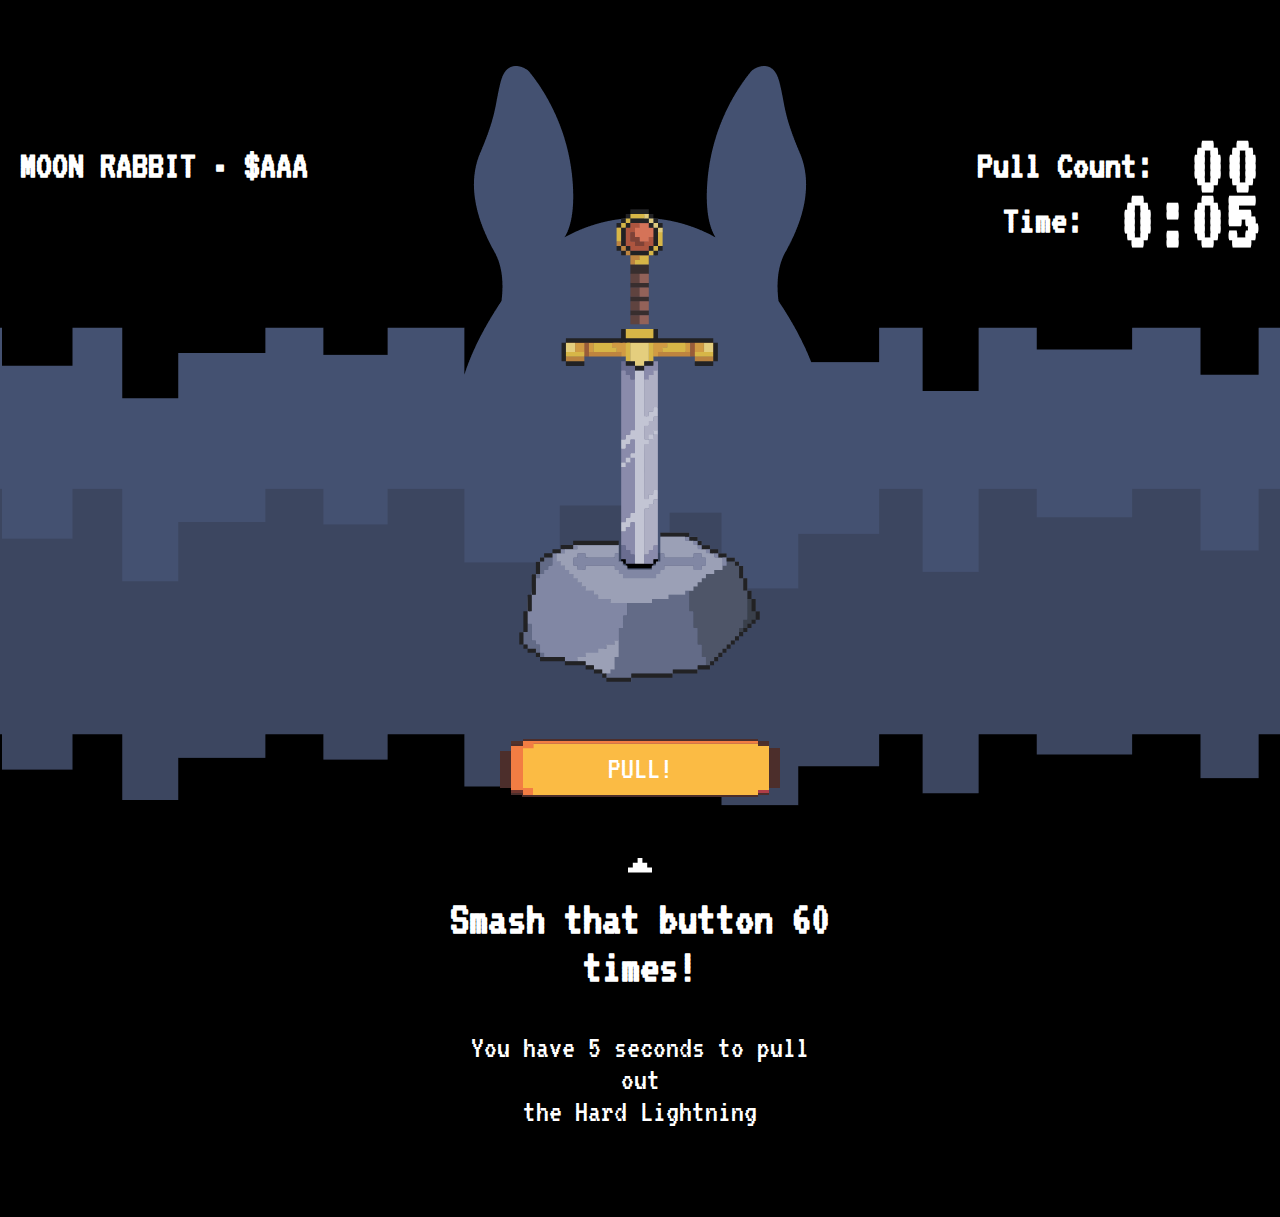
<file: index.html>
<!DOCTYPE html>
<html lang="en">
<head>
    <meta charset="UTF-8">
    <meta http-equiv="X-UA-Compatible" content="IE=edge">
    <meta name="viewport" content="width=device-width, initial-scale=1.0">
    <link rel="stylesheet" href="./assets/style.css">
    <title>Smash</title>
</head>
<body>
    <section class=" smash-section smash-bg">
        <div class="smash__header">
            <div class="branding">
                <h2 class="branding__title --title">
                    MOON RABBIT • $AAA
                </h2>
            </div>
            <div class="counter">
                <h2 class="counter__title --title">
                    Pull Count:
                    <span class="counter__span">
                    00
                    </span>
                </h2>
                <h2 class="counter__title --title">
                    Time:
                    <span class="counter__span">
                        0:05
                    </span>
                </h2>
            </div>
        </div>

        <div class="smash__content ">
            <div class="content">
                <div class="item active">
                    <div class="sword-wrap">
                        <svg >
                            <use xlink:href="#sword"></use>
                        </svg>
                    </div>
                   
                    <svg class="stone-svg"  height="auto">
                        <use xlink:href="#stone"></use>
                    </svg>
                </div>
                <div class="smash__btn-wrap">
                    <button class="smash__btn --title">
                        Pull!
                    </button>
                </div>
                <div class="content__undertext">
                    <div class="undertext__triangle">
                        <svg width="24" height="15">
                            <use xlink:href="#triangle"></use>
                        </svg> 
                    </div>
                    <h3 class="undertext__title --title">
                        Smash that button 60 times!
                    </h3>
                    <p class="undertext__paragraph --title">
                        You have 5 seconds to pull out<br>
                        the Hard Lightning
                    </p>
                </div>
            </div>
        </div>
    </section>
</body>
<script>

    const IState = {
        count:0
    }

    const btn = document.querySelector(".smash__btn")
    let counter = document.querySelector(".counter__span")

    btn.onclick = () =>{
        const item = document.querySelector(".content .item")
        item.classList.toggle('active')
        ++IState.count
        console.log(IState)
        setCounter(IState.count,btn)
    }

    function setCounter(count,item) {
        counter.innerText = count
    }
</script>
</html>
<svg class="svg-sprite">
    <symbol id="sword" viewBox="0 0 158 361">
        <path d="M60.1254 120.06C61.6002 120.06 63.0759 120.06 64.5507 120.06C64.6123 120.049 64.6729 120.037 64.7345 120.026C64.8307 120.107 64.8999 120.208 64.9442 120.328C65.1683 122.662 64.9875 125.002 65.049 127.339C65.0615 127.814 64.9798 128.302 65.2174 128.913C74.1065 129.001 82.9946 128.987 91.7586 128.992C92.2156 128.514 92.1386 128.079 92.1405 127.673C92.1511 125.621 92.1415 123.569 92.1482 121.517C92.1492 121.07 92.1069 120.615 92.3223 120.196C92.3647 120.151 92.407 120.106 92.4493 120.06C93.9549 120.06 95.4605 120.06 96.966 120.06C97.1286 120.176 97.0641 120.348 97.0641 120.496C97.068 123.155 97.067 125.814 97.067 128.473C97.067 128.726 97.067 128.978 97.067 129.183C97.1238 129.248 97.1421 129.289 97.1671 129.293C97.2287 129.302 97.2941 129.296 97.3585 129.296C115.683 129.296 134.007 129.296 152.331 129.297C152.359 129.297 152.387 129.317 152.415 129.327C152.436 129.351 152.473 129.371 152.477 129.397C152.485 129.459 152.479 129.525 152.479 129.588C152.479 131.03 152.479 132.471 152.479 133.913C152.432 133.956 152.384 133.998 152.338 134.04C151.881 134.253 151.393 134.18 150.918 134.181C145.285 134.191 139.653 134.175 134.019 134.192C130.869 134.282 127.718 134.136 124.566 134.188C104.629 134.216 84.6916 134.175 64.7547 134.188C47.8394 134.169 30.9242 134.206 14.0098 134.188C11.3538 134.177 8.69737 134.188 6.04085 134.181C5.65854 134.18 5.27123 134.216 4.89845 134.088C4.78089 134.037 4.69382 133.953 4.63716 133.837C4.65332 132.324 4.51528 130.807 4.71297 129.296C23.1196 129.296 41.5266 129.296 59.933 129.296C60.1533 128.546 60.0032 127.78 60.0273 127.022C60.1004 124.702 59.9138 122.379 60.1254 120.06Z" fill="#222224"/>
        <path d="M69.3608 0C75.4975 0 81.6342 0 87.7412 0C87.7912 0.0598378 87.8287 0.0835033 87.8287 0.107265C87.8316 1.61071 87.8316 3.11426 87.8316 4.6177C87.7844 4.65975 87.7383 4.70179 87.6911 4.74431C87.3631 4.9143 87.0052 4.88303 86.655 4.88572C81.3668 4.92565 76.0795 4.93113 70.7913 4.92103C70.3757 4.92026 69.9563 4.94729 69.5551 4.7977C69.4368 4.74633 69.3483 4.66321 69.2867 4.55036C69.2992 3.03383 69.1635 1.51422 69.3608 0Z" fill="#222224"/>
        <path d="M0.0952544 133.913C1.57033 133.913 3.0455 133.913 4.52058 133.913C4.58475 133.821 4.64882 133.821 4.71299 133.913C4.79418 134.01 4.8595 134.115 4.91001 134.231C5.13146 135.691 4.98996 137.161 5.009 138.626C5.02844 140.126 5.04421 141.627 4.99602 143.128C5.02343 144.659 5.03103 146.192 4.99409 147.723C4.94714 149.242 5.17168 150.77 4.85036 152.281C4.78408 152.398 4.68451 152.465 4.55204 152.483C3.08303 152.453 1.61256 152.517 0.2005 152.451C-0.0390452 152.267 0.00463208 152.062 0.00453587 151.877C0.00107258 146.075 0.00203319 140.273 0.00309142 134.471C0.00309142 134.282 -0.0261535 134.085 0.0952544 133.913Z" fill="#222224"/>
        <path d="M152.479 133.914C153.983 133.914 155.487 133.914 156.989 133.916C157.013 133.916 157.037 133.954 157.097 134.004C157.097 140.111 157.097 146.248 157.097 152.384C155.599 152.584 154.096 152.438 152.594 152.464C152.466 152.429 152.375 152.351 152.318 152.231C152.083 151.58 152.169 150.903 152.175 150.236C152.229 145.254 152.198 140.271 152.212 135.288C152.213 134.818 152.124 134.319 152.479 133.914Z" fill="#222224"/>
        <path d="M23.1837 152.577C23.1837 154.051 23.1837 155.527 23.1837 157.002C22.9809 157.139 22.7502 157.093 22.5298 157.093C16.795 157.095 11.0603 157.096 5.32547 157.092C5.13817 157.092 4.94125 157.135 4.65302 156.956C4.6333 155.478 4.52546 153.933 4.71296 152.384C5.08247 152.055 5.54068 152.077 5.98619 152.076C11.2943 152.07 16.6024 152.07 21.9105 152.076C22.356 152.077 22.8142 152.055 23.1837 152.384C23.2509 152.427 23.2732 152.47 23.2509 152.512C23.2287 152.555 23.2063 152.577 23.1837 152.577Z" fill="#222224"/>
        <path d="M152.479 152.577C152.479 154.051 152.479 155.527 152.479 157.002C152.277 157.139 152.046 157.093 151.825 157.093C146.091 157.095 140.356 157.095 134.621 157.095C134.432 157.095 134.241 157.098 133.95 157.029C133.929 155.478 133.821 153.933 134.009 152.384C134.378 152.055 134.836 152.077 135.281 152.076C140.59 152.07 145.898 152.07 151.207 152.076C151.652 152.077 152.11 152.055 152.479 152.384C152.547 152.427 152.569 152.47 152.547 152.512C152.525 152.555 152.503 152.577 152.479 152.577Z" fill="#222224"/>
        <path d="M92.4493 9.23542C93.9472 9.23542 95.445 9.23522 96.9429 9.23744C96.9689 9.23744 96.9939 9.26745 97.0189 9.28352C97.0353 9.30872 97.0651 9.33393 97.0651 9.35923C97.067 10.8572 97.067 12.3552 97.067 13.8531C97.0218 13.8942 96.9766 13.9353 96.9314 13.9772C95.4277 14.1977 93.9241 14.3521 92.4329 13.8849C91.9327 12.3921 92.1097 10.8822 92.3232 9.37097C92.3646 9.32556 92.4069 9.28044 92.4493 9.23542Z" fill="#222224"/>
        <path d="M97.067 13.8531C98.5649 13.8531 100.063 13.8529 101.561 13.8551C101.587 13.8551 101.612 13.8852 101.637 13.9012C101.653 13.9264 101.683 13.9516 101.683 13.9769C101.685 15.4749 101.685 16.9729 101.685 18.4708C101.344 18.7793 100.918 18.7641 100.514 18.7323C99.3605 18.6417 98.1772 18.9919 97.0506 18.502C96.5956 16.9512 96.5706 15.4012 97.067 13.8531Z" fill="#222224"/>
        <path d="M101.685 37.1341C101.685 38.6091 101.685 40.0843 101.685 41.5593C100.201 41.7646 98.7111 41.6051 97.2248 41.6445C97.0949 41.6269 96.9987 41.5612 96.9333 41.4476C96.7351 39.9249 96.5302 38.4016 97.0631 36.8987C98.6072 36.4985 100.148 36.4368 101.685 36.9417C101.752 36.9844 101.774 37.0272 101.752 37.0699C101.73 37.1126 101.708 37.1341 101.685 37.1341Z" fill="#222224"/>
        <path d="M97.067 41.7517C97.067 43.2268 97.067 44.702 97.067 46.177C95.5277 46.3297 93.9885 46.3298 92.4493 46.177C92.101 45.7793 92.1212 45.2864 92.1549 44.8189C92.2328 43.7267 91.8932 42.5992 92.4175 41.5431C93.9683 41.0879 95.5191 41.063 97.067 41.5593C97.1343 41.6021 97.1564 41.6449 97.1343 41.6876C97.1122 41.7303 97.09 41.7517 97.067 41.7517Z" fill="#222224"/>
        <path d="M55.5076 13.8531C56.9824 13.8531 58.4582 13.8531 59.933 13.8531C59.9916 13.8401 60.0494 13.8271 60.108 13.8141C60.2052 13.8908 60.2735 13.987 60.3168 14.1024C60.5034 15.3439 60.4063 16.5912 60.3841 17.8367C60.3793 18.0941 60.3062 18.3436 60.1052 18.5332C58.5678 18.8413 57.0324 18.9106 55.499 18.5054C55.3643 16.9544 55.3518 15.4036 55.5076 13.8531Z" fill="#222224"/>
        <path d="M64.743 4.6177C66.2178 4.6177 67.6936 4.6177 69.1684 4.6177C69.2328 4.52467 69.2963 4.52467 69.3608 4.6177C69.7321 5.05119 69.6821 5.58299 69.6542 6.08517C69.5965 7.12781 69.8783 8.19719 69.4271 9.21116C69.1347 9.51151 68.7479 9.53027 68.3737 9.51949C67.2154 9.48611 66.0495 9.66582 64.8998 9.39866C64.7834 9.34412 64.7045 9.25513 64.6632 9.13353C64.6901 7.62854 64.5429 6.12009 64.743 4.6177Z" fill="#222224"/>
        <path d="M87.8316 4.6177C89.3295 4.6177 90.8273 4.6175 92.3252 4.61972C92.3512 4.61972 92.3762 4.64973 92.4012 4.6658C92.4176 4.691 92.4474 4.71621 92.4474 4.74151C92.4493 6.23947 92.4493 7.73744 92.4493 9.2354C92.052 9.58375 91.5585 9.56365 91.0909 9.53017C89.999 9.45205 88.8716 9.79097 87.8153 9.26686C87.416 7.71618 87.3929 6.16617 87.8316 4.6177Z" fill="#222224"/>
        <path d="M60.1254 9.2354C61.6002 9.2354 63.0759 9.2354 64.5506 9.2354C64.6151 9.14238 64.6786 9.14238 64.743 9.2354C65.0913 9.63311 65.0711 10.126 65.0374 10.5936C64.9595 11.6858 65.2991 12.8133 64.7748 13.8694C63.224 14.3245 61.6733 14.3495 60.1254 13.8531C59.9724 12.3139 59.9724 10.7746 60.1254 9.2354Z" fill="#222224"/>
        <path d="M60.1254 323.239C60.1254 320.161 60.1254 317.082 60.1254 314.004C60.59 313.612 61.1547 313.731 61.6906 313.697C62.542 313.643 63.4136 313.835 64.2746 313.527C64.6988 312.154 64.1264 310.689 64.7017 309.331C66.0658 308.78 67.531 309.345 68.9019 308.912C69.2771 307.535 68.8066 306.116 69.2646 304.771C70.6277 304.134 72.0939 304.716 73.4118 304.335C73.7331 303.525 73.7986 251.012 73.4926 249.864C72.9125 249.525 72.2574 249.714 71.6321 249.663C70.8769 249.602 70.09 249.824 69.3723 249.413C69.0125 249.016 69.0471 248.515 69.0683 248.043C69.1164 246.939 68.8653 245.806 69.3117 244.703C70.6701 244.117 72.14 244.72 73.6639 244.205C73.686 239.954 73.6793 235.684 73.6687 231.364C72.3055 231.088 71.1126 231.16 69.8552 231.28C69.3906 232.669 69.9466 234.131 69.4291 235.536C68.1044 236.131 66.6402 235.55 65.2221 235.956C64.7729 237.296 65.328 238.758 64.8729 239.994C64.5179 240.368 64.1582 240.428 63.8099 240.403C62.5814 240.318 61.3135 240.719 60.1254 240.121C60.1254 237.042 60.1254 233.964 60.1254 230.885C60.591 230.493 61.1557 230.612 61.6915 230.576C62.5429 230.52 63.4164 230.727 64.2736 230.394C64.6873 229.048 64.1543 227.621 64.6719 226.256C65.9985 225.609 67.4742 226.243 68.8769 225.786C69.3444 224.459 68.7403 222.986 69.3021 221.617C70.6489 221.024 72.115 221.599 73.433 221.21C73.7707 220.692 73.6658 220.165 73.6658 219.664C73.6716 206.326 73.6783 192.986 73.6668 179.648C73.662 174.165 73.7283 168.683 73.7101 163.2C73.7081 162.785 73.6697 162.364 73.812 161.959C73.8669 161.839 73.9506 161.747 74.0641 161.679C74.5557 161.472 75.0742 161.546 75.5821 161.545C77.6947 161.536 79.8073 161.537 81.919 161.544C82.3615 161.546 82.8194 161.489 83.3909 161.891C83.6708 164.785 83.4803 167.81 83.4986 170.829C83.5477 174.831 83.5159 178.834 83.5188 182.836C83.5246 190.49 83.5188 198.144 83.5246 205.798C83.5246 206.302 83.4313 206.826 83.7709 207.383C84.9186 207.555 86.1134 207.54 87.3544 207.384C87.7844 205.978 87.2361 204.52 87.7584 203.127C89.1091 202.575 90.5656 203.105 91.9663 202.737C92.4194 201.372 91.8403 199.907 92.4194 198.453C93.9029 198.205 95.393 198.036 96.8919 198.527C97.0612 200.558 96.938 202.593 96.9611 204.626C96.9736 205.674 97.015 206.726 96.9303 207.774C96.5167 208.194 95.9789 208.059 95.4796 208.096C94.6301 208.159 93.7595 207.955 92.9024 208.268C92.4993 209.643 93.0351 211.096 92.5108 212.481C91.1428 212.995 89.6931 212.489 88.2866 212.847C87.8941 214.226 88.3857 215.674 87.9345 217.059C86.5617 217.647 85.1081 217.091 83.5496 217.504C83.4765 221.766 83.5313 226.055 83.5169 230.312C84.4193 230.744 85.2293 230.523 86.0095 230.584C86.6367 230.633 87.2986 230.454 87.8681 230.875C88.3712 232.408 88.1423 233.942 87.9864 235.486C86.5549 236.126 85.0917 235.566 83.7699 235.933C83.4419 236.807 83.4149 289.434 83.7228 290.39C84.5472 290.674 86.3154 290.698 87.3679 290.418C87.8027 289.106 87.2264 287.646 87.7565 286.268C89.0985 285.659 90.5627 286.257 91.9692 285.833C92.4108 284.494 91.8586 283.032 92.3992 281.576C93.9 281.319 95.3901 281.159 96.889 281.643C97.065 283.491 96.9448 285.342 96.9592 287.191C96.9698 288.435 97.0371 289.681 96.913 290.924C96.4811 291.307 95.9481 291.194 95.445 291.22C94.6215 291.264 93.7845 291.126 92.936 291.363C92.4771 292.736 93.0698 294.205 92.4993 295.57C91.1553 296.164 89.6844 295.568 88.3106 296.01C87.8806 297.365 88.4184 298.792 87.9085 300.155C86.5857 300.81 85.1119 300.183 83.7699 300.603C83.3995 301.097 83.5265 301.66 83.5265 302.191C83.5198 316.518 83.5207 330.845 83.5217 345.173C83.5217 345.557 83.5275 345.942 83.4986 346.326C83.5486 349.081 83.5188 351.836 83.514 354.59C83.513 354.942 83.4957 355.298 83.2677 355.599C82.9445 355.859 82.5539 355.864 82.171 355.866C79.7717 355.878 77.3725 355.88 74.9732 355.865C74.6211 355.864 74.2661 355.847 73.9602 355.633C73.5869 355.155 73.7149 354.59 73.7129 354.057C73.662 341.378 73.6687 328.699 73.6668 316.019C73.6668 315.517 73.763 314.994 73.433 314.443C72.2824 314.226 71.0914 314.261 69.8466 314.429C69.4118 315.821 69.9351 317.276 69.4637 318.64C68.0899 319.26 66.6257 318.659 65.2231 319.089C64.7652 320.426 65.3568 321.892 64.8508 323.15C64.4496 323.536 64.0215 323.565 63.6117 323.534C62.4486 323.445 61.2452 323.827 60.1254 323.239Z" fill="#C3C5D4"/>
        <path d="M73.9784 161.812C73.9784 181.734 73.9784 201.654 73.9784 221.577C73.7225 221.726 73.4637 221.628 73.2175 221.646C72.9625 221.664 72.7057 221.65 72.4488 221.65C72.1929 221.65 71.937 221.65 71.6802 221.65C71.4243 221.65 71.1674 221.65 70.9115 221.65C70.6556 221.65 70.3988 221.65 70.1429 221.65C69.8927 221.65 69.6436 221.65 69.3656 221.65C69.3656 223.204 69.3656 224.701 69.3656 226.195C69.0981 226.34 68.8403 226.246 68.5931 226.264C68.3381 226.281 68.0813 226.268 67.8244 226.268C67.5685 226.268 67.3126 226.268 67.0558 226.268C66.7999 226.268 66.544 226.268 66.2871 226.268C66.0312 226.268 65.7743 226.255 65.5184 226.271C65.2712 226.287 65.0143 226.204 64.744 226.329C64.744 227.827 64.744 229.324 64.744 230.791C64.6882 230.842 64.668 230.873 64.6411 230.883C64.6132 230.894 64.5776 230.885 64.5458 230.885C63.072 230.885 61.5992 230.885 60.1254 230.885C60.1254 207.797 60.1254 184.708 60.1254 161.62C61.6502 161.005 63.1827 161.401 64.6988 161.421C65.3818 162.896 64.7661 164.365 65.2125 165.771C66.5478 166.216 68.0101 165.639 69.3858 166.169C69.9899 167.515 69.3906 168.982 69.8379 170.427C70.9789 170.64 72.1323 170.597 73.2396 170.455C73.5474 169.997 73.4801 169.571 73.482 169.161C73.4907 167.111 73.4686 165.061 73.4984 163.011C73.5042 162.575 73.3579 162.025 73.9784 161.812Z" fill="#8A8BAB"/>
        <path d="M69.3608 249.356C70.8673 249.356 72.3728 249.356 73.888 249.356C74.0554 249.578 73.9736 249.841 73.9736 250.082C73.9794 262.742 73.9785 275.401 73.9785 288.06C73.9785 293.284 73.9785 298.508 73.9785 303.732C73.9785 304.05 73.9785 304.368 73.9785 304.672C73.9409 304.71 73.9217 304.739 73.8948 304.753C73.8697 304.767 73.8361 304.768 73.8053 304.768C72.3632 304.769 70.9212 304.769 69.4791 304.771C69.4541 304.771 69.4291 304.803 69.3713 304.845C69.3713 306.317 69.3713 307.815 69.3713 309.28C69.3155 309.335 69.2963 309.365 69.2694 309.379C69.2434 309.39 69.2078 309.386 69.177 309.386C67.7667 309.386 66.3564 309.386 64.946 309.386C64.9143 309.386 64.8797 309.379 64.8508 309.388C64.8239 309.398 64.8027 309.427 64.746 309.475C64.746 310.944 64.746 312.441 64.746 313.89C64.6863 313.956 64.668 313.997 64.644 314.001C64.5814 314.011 64.516 314.004 64.4516 314.004C63.0095 314.004 61.5674 314.004 60.1254 314.004C60.1254 295.533 60.1254 277.062 60.1254 258.591C60.5275 258.245 61.0191 258.325 61.4905 258.302C62.4025 258.256 63.327 258.412 64.29 258.165C64.6882 256.831 64.239 255.438 64.5795 254.115C64.6276 254.006 64.7027 253.921 64.8017 253.856C65.607 253.552 66.4468 253.74 67.2693 253.686C67.8042 253.651 68.3555 253.781 68.9327 253.51C69.3232 252.208 68.8114 250.8 69.2415 249.479C69.2809 249.438 69.3204 249.397 69.3608 249.356Z" fill="#8A8BAB"/>
        <path d="M60.1254 323.239C61.6309 323.239 63.1355 323.239 64.6401 323.236C64.6642 323.236 64.6873 323.197 64.7421 323.147C64.7421 321.68 64.7421 320.183 64.7421 318.717C64.7969 318.665 64.8181 318.628 64.8431 318.625C64.9057 318.616 64.9711 318.622 65.0355 318.622C66.4439 318.622 67.8533 318.622 69.2626 318.622C69.4214 318.504 69.3579 318.333 69.3579 318.184C69.3627 316.967 69.3608 315.75 69.3608 314.533C69.3608 314.377 69.3608 314.221 69.3608 314.096C69.4175 314.045 69.4406 314.007 69.4647 314.007C70.9375 314.004 72.4104 314.004 73.8909 314.004C74.0545 314.23 73.9736 314.492 73.9736 314.734C73.9794 328.344 73.9785 341.954 73.9785 355.563C73.9188 355.575 73.8592 355.586 73.7995 355.597C73.7572 355.554 73.7149 355.51 73.6716 355.468C73.4465 355.051 73.4907 354.595 73.4888 354.15C73.4811 352.13 73.4898 350.11 73.483 348.089C73.4821 347.677 73.534 347.253 73.281 346.771C72.0573 346.368 70.6624 346.899 69.3444 346.418C68.7354 345.065 69.3098 343.603 68.9192 342.174C67.557 341.739 66.0639 342.304 64.7604 341.814C64.3121 341.073 64.4891 340.351 64.4429 339.657C64.3958 338.964 64.5689 338.249 64.2572 337.535C63.3856 337.264 62.4833 337.445 61.5973 337.393C61.0912 337.364 60.5612 337.463 60.1254 337.092C60.1254 332.475 60.1254 327.857 60.1254 323.239Z" fill="#8A8BAB"/>
        <path d="M60.1254 240.121C61.6319 240.121 63.1394 240.121 64.6459 240.121C64.8037 240.001 64.7402 239.83 64.7402 239.681C64.745 238.462 64.7431 237.244 64.7431 236.025C64.7431 235.87 64.7431 235.715 64.7431 235.591C64.8056 235.541 64.8268 235.514 64.8547 235.505C64.8835 235.495 64.9182 235.503 64.9499 235.503C66.391 235.503 67.8331 235.503 69.2646 235.503C69.2973 235.47 69.3252 235.451 69.3406 235.424C69.355 235.399 69.3598 235.366 69.3598 235.336C69.3608 233.894 69.3608 232.451 69.3627 231.008C69.3627 230.983 69.3935 230.958 69.4252 230.909C70.9067 230.909 72.4046 230.909 73.9063 230.909C73.9246 230.928 73.9554 230.947 73.9679 230.974C73.9804 231.001 73.9785 231.035 73.9785 231.066C73.9785 235.587 73.9785 240.107 73.9766 244.628C73.9766 244.652 73.94 244.676 73.8938 244.733C72.4238 244.733 70.926 244.733 69.4676 244.733C69.4069 244.791 69.3675 244.81 69.3637 244.835C69.354 244.899 69.3608 244.963 69.3608 245.028C69.3608 246.471 69.3608 247.913 69.3608 249.356C68.9596 249.702 68.469 249.629 67.9966 249.652C67.0837 249.697 66.1601 249.547 65.2068 249.776C64.8951 250.651 65.0961 251.546 65.0403 252.419C65.0057 252.95 65.1298 253.51 64.7431 253.974C63.2038 254.462 61.6646 254.462 60.1254 253.974C60.1254 249.356 60.1254 244.738 60.1254 240.121Z" fill="#8A8BAB"/>
        <path d="M60.1254 337.092C61.6521 337.092 63.1798 337.092 64.7354 337.092C64.7354 338.646 64.7354 340.141 64.7354 341.606C64.7873 341.658 64.8066 341.689 64.8335 341.701C64.8604 341.714 64.8951 341.71 64.9259 341.71C66.365 341.71 67.8042 341.71 69.2424 341.712C69.2675 341.712 69.2925 341.745 69.3463 341.783C69.3463 343.257 69.3463 344.752 69.3463 346.217C69.3983 346.269 69.4175 346.299 69.4454 346.312C69.4704 346.326 69.5041 346.327 69.5349 346.327C70.9096 346.328 72.2843 346.328 73.66 346.33C73.685 346.33 73.711 346.359 73.736 346.374C73.7534 346.399 73.7841 346.424 73.7841 346.45C73.7861 349.487 73.7861 352.525 73.7861 355.563C73.4561 355.894 73.027 355.863 72.6172 355.866C70.3844 355.879 68.1505 355.877 65.9177 355.867C65.5031 355.866 65.0817 355.868 64.7431 355.563C64.3977 355.162 64.466 354.671 64.4477 354.199C64.4112 353.286 64.5314 352.364 64.3419 351.417C63.4482 351.098 62.5525 351.299 61.68 351.243C61.149 351.208 60.5891 351.332 60.1254 350.946C60.1254 346.328 60.1254 341.71 60.1254 337.092Z" fill="#6A6D90"/>
        <path d="M60.1254 147.767C49.3508 147.767 38.5761 147.767 27.8015 147.767C27.4981 147.429 27.4775 147.007 27.5057 146.597C27.5854 145.437 27.2577 144.248 27.7447 143.117C28.2176 142.762 28.7728 142.852 29.3031 142.849C30.3479 142.843 31.3927 142.817 32.4375 142.864C40.124 142.823 47.8096 142.819 55.4952 142.863C57.0431 142.884 58.6025 142.681 60.2543 143.044C60.4361 144.669 60.7151 146.218 60.1254 147.767Z" fill="#BE843F"/>
        <path d="M73.9784 161.812C73.9236 161.834 73.8688 161.857 73.7851 161.892C73.7851 164.849 73.7851 167.819 73.7851 170.747C73.7302 170.808 73.712 170.848 73.6869 170.852C73.6244 170.862 73.56 170.855 73.4955 170.855C72.1506 170.855 70.8057 170.855 69.4618 170.855C69.2992 170.74 69.3636 170.567 69.3636 170.419C69.3588 169.047 69.3608 167.675 69.3608 166.332C69.3059 166.281 69.2867 166.25 69.2588 166.239C69.2309 166.229 69.1962 166.237 69.1635 166.237C67.7234 166.237 66.2823 166.237 64.8412 166.237C64.6825 166.12 64.7459 165.948 64.7459 165.799C64.7411 164.427 64.7431 163.055 64.7431 161.713C64.6863 161.662 64.6632 161.623 64.6401 161.623C63.1346 161.62 61.63 161.62 60.1254 161.62C60.1254 158.56 60.1254 155.499 60.1254 152.47C60.1908 152.421 60.2158 152.386 60.2398 152.386C61.7406 152.384 63.2423 152.384 64.7431 152.384C64.7835 152.429 64.8239 152.472 64.8652 152.516C65.174 153.285 64.9922 154.09 65.0384 154.879C65.0692 155.414 64.9749 155.96 65.1692 156.451C65.5627 156.767 65.9898 156.699 66.3948 156.701C68.4661 156.71 70.5363 156.699 72.6076 156.709C73.0799 156.71 73.5705 156.656 73.99 156.965C74.3969 157.501 74.2719 158.131 74.267 158.726C74.2594 159.65 74.3738 160.581 74.1757 161.499C74.1256 161.613 74.0593 161.717 73.9784 161.812Z" fill="#6A6D90"/>
        <path d="M60.1254 147.767C60.1254 146.269 60.1254 144.771 60.1235 143.273C60.1235 143.247 60.0936 143.222 60.0773 143.197C60.0523 143.181 60.0273 143.151 60.0013 143.151C58.5034 143.149 57.0055 143.149 55.5077 143.149C55.1373 142.715 55.2354 142.185 55.2046 141.68C55.1498 140.797 55.3451 139.895 55.0411 139.001C53.6741 138.563 52.2118 139.141 50.762 138.542C50.5725 137.051 50.331 135.56 50.8803 134.067C54.2609 133.941 57.6424 134.031 61.023 134.021C62.2611 134.018 63.505 133.906 64.7402 134.101C65.0933 134.463 65.0471 134.927 65.0481 135.369C65.0587 139.079 65.0587 142.789 65.049 146.499C65.0471 146.939 65.0971 147.405 64.7431 147.767C63.2039 147.767 61.6646 147.767 60.1254 147.767Z" fill="#D19B43"/>
        <path d="M23.1838 152.384C17.0268 152.384 10.8699 152.384 4.71295 152.384C4.71295 150.845 4.71295 149.306 4.71295 147.767C4.96625 147.536 5.27987 147.473 5.60417 147.473C11.2985 147.475 16.9929 147.401 22.6877 147.508C22.813 147.533 22.9319 147.576 23.0454 147.636C23.0917 147.679 23.1377 147.722 23.1838 147.767C23.1838 149.306 23.1838 150.845 23.1838 152.384Z" fill="#B9823F"/>
        <path d="M64.7431 147.767C64.7431 143.213 64.7431 138.659 64.7431 134.106C64.797 134.078 64.8518 134.051 64.9057 134.023C66.417 134.078 67.9351 133.861 69.4416 134.141C69.6609 134.448 69.6648 134.805 69.6648 135.156C69.6744 140.565 69.6783 145.974 69.6638 151.384C69.6629 151.736 69.6465 152.091 69.431 152.397C67.8677 152.86 66.3045 152.887 64.7431 152.384C64.7431 150.845 64.7431 149.306 64.7431 147.767Z" fill="#D7B647"/>
        <path d="M64.7431 134.106C60.1254 134.106 55.5077 134.106 50.89 134.106C50.5812 134.387 50.1954 134.41 49.8106 134.41C44.0337 134.406 38.2558 134.45 32.4798 134.391C31.1089 134.467 29.73 134.312 28.4082 134.48C28.0283 134.875 28.1097 135.31 28.1076 135.715C28.0971 137.735 28.108 139.754 28.0996 141.774C28.0977 142.249 28.1509 142.745 27.8015 143.149C27.8015 144.688 27.8015 146.227 27.8015 147.767C26.2622 147.767 24.723 147.767 23.1838 147.767C22.8267 147.36 22.9192 146.86 22.9174 146.388C22.904 142.93 22.8667 139.471 22.8784 136.012C22.88 135.54 22.9547 135.05 22.6187 134.493C19.916 134.267 17.1349 134.526 14.3669 134.355C14.2471 134.331 14.1353 134.286 14.0311 134.223C13.99 134.179 13.9491 134.135 13.9083 134.091C13.9217 134.031 13.935 133.972 13.9483 133.914C30.8799 133.914 47.8115 133.914 64.7431 133.914C64.8056 133.956 64.8268 133.999 64.8056 134.041C64.7854 134.085 64.7643 134.106 64.7431 134.106Z" fill="#995C39"/>
        <path d="M60.1254 253.974C61.6646 253.974 63.2038 253.974 64.7431 253.974C64.7431 255.472 64.7431 256.969 64.7412 258.467C64.7412 258.493 64.7113 258.518 64.695 258.543C64.67 258.56 64.6449 258.59 64.619 258.59C63.1211 258.591 61.6232 258.591 60.1254 258.591C60.1254 257.052 60.1254 255.513 60.1254 253.974Z" fill="#C3C5D4"/>
        <path d="M73.9785 161.812C73.9785 161.748 73.9785 161.684 73.9785 161.62C74.3825 161.271 74.8779 161.327 75.3532 161.326C77.4042 161.318 79.4543 161.326 81.5043 161.32C81.9151 161.318 82.3413 161.373 82.7781 161.097C83.1456 159.83 82.7001 158.458 83.0465 157.15C83.0965 157.038 83.1744 156.948 83.2783 156.881C83.7276 156.662 84.2115 156.711 84.6867 156.71C86.6945 156.703 88.7022 156.709 90.7099 156.706C91.1198 156.705 91.5373 156.736 91.9914 156.533C92.4233 155.235 91.8855 153.825 92.3261 152.514C92.3665 152.47 92.4079 152.428 92.4493 152.384C93.9558 152.384 95.4623 152.384 96.9698 152.384C97.1276 152.503 97.0574 152.674 97.0651 152.824C97.0747 153.016 97.067 153.209 97.067 153.401C97.067 219.25 97.067 285.097 97.067 350.946C97.0044 350.956 96.941 350.967 96.8784 350.977C96.8361 350.93 96.7928 350.883 96.7495 350.836C96.5888 350.546 96.5744 350.225 96.5744 349.906C96.5744 345.629 96.5398 341.352 96.5889 337.074C96.5388 336.499 96.5629 335.922 96.5629 335.346C96.5619 321.153 96.56 306.96 96.5677 292.767C96.5687 292.14 96.4263 291.474 96.8746 290.916C96.8746 287.837 96.8746 284.759 96.8746 281.68C96.4436 281.153 96.5677 280.522 96.5667 279.925C96.56 267.917 96.5561 255.909 96.5648 243.901C96.5687 238.042 96.5234 232.183 96.5889 226.323C96.56 224.758 96.5552 223.193 96.5898 221.628C96.5359 217.378 96.5725 213.127 96.5715 208.878C96.5715 208.492 96.5937 208.107 96.8746 207.797C96.8746 204.718 96.8746 201.64 96.8746 198.561C96.4465 198.032 96.5735 197.4 96.5735 196.804C96.5658 185.749 96.5687 174.695 96.5638 163.64C96.5638 163.136 96.6523 162.613 96.3358 162.041C95.2536 161.837 94.1213 161.909 92.9409 162.012C92.4887 163.425 93.039 164.885 92.532 166.273C91.1852 166.867 89.721 166.282 88.3097 166.702C87.8595 168.036 88.4338 169.502 87.947 170.76C87.542 171.149 87.1129 171.179 86.7022 171.149C85.5391 171.06 84.3346 171.443 83.2139 170.855C83.2139 167.882 83.2139 164.909 83.2119 161.936C83.2119 161.91 83.1821 161.885 83.135 161.812C80.1037 161.812 77.0406 161.812 73.9785 161.812Z" fill="#8A8BAB"/>
        <path d="M129.391 147.767C118.616 147.767 107.842 147.767 97.067 147.767C96.4706 146.252 96.8015 144.724 96.8842 143.098C98.5245 142.628 100.114 142.904 101.68 142.863C109.357 142.825 117.034 142.817 124.71 142.864C126.036 142.79 127.375 142.943 128.631 142.771C128.958 142.303 128.892 141.877 128.894 141.47C128.902 139.46 128.89 137.45 128.903 135.439C128.906 134.971 128.826 134.47 129.205 134.078C129.713 134.206 129.678 134.646 129.68 135.004C129.715 138.962 129.711 142.921 129.687 146.879C129.685 147.202 129.622 147.515 129.391 147.767Z" fill="#BE843F"/>
        <path d="M101.685 143.149C100.187 143.149 98.689 143.149 97.1911 143.151C97.1651 143.151 97.1401 143.181 97.1151 143.197C97.0988 143.222 97.0689 143.247 97.0689 143.273C97.067 144.771 97.067 146.269 97.067 147.767C95.5278 147.767 93.9886 147.767 92.4493 147.767C92.0539 147.34 92.153 146.806 92.1511 146.306C92.1395 142.853 92.1482 139.399 92.1424 135.945C92.1415 135.503 92.203 135.048 91.9077 134.511C90.5955 134.285 89.1909 134.482 87.8027 134.391C82.0152 134.446 76.2287 134.408 70.4421 134.41C70.0573 134.41 69.6706 134.388 69.3608 134.106C67.8216 134.106 66.2823 134.106 64.7431 134.106C64.7431 134.041 64.7431 133.978 64.7431 133.914C84.6887 133.914 104.635 133.914 124.581 133.914C124.592 133.974 124.604 134.035 124.615 134.095C124.571 134.139 124.526 134.181 124.482 134.223C124.002 134.47 123.481 134.405 122.974 134.406C118.046 134.412 113.118 134.407 108.191 134.413C107.719 134.414 107.228 134.331 106.742 134.642C106.364 135.894 106.882 137.288 106.37 138.573C104.981 139.131 103.522 138.584 102.162 138.982C101.848 139.897 102.043 140.799 101.989 141.681C101.958 142.186 102.055 142.715 101.685 143.149Z" fill="#D19B43"/>
        <path d="M152.479 152.384C146.322 152.384 140.165 152.384 134.009 152.384C134.009 150.909 134.009 149.434 134.009 147.959C133.956 147.825 133.991 147.721 134.112 147.647C134.592 147.402 135.113 147.466 135.62 147.465C140.545 147.46 145.471 147.465 150.397 147.459C150.867 147.458 151.358 147.543 151.879 147.207C152.113 145.904 151.906 144.528 152.003 143.168C151.942 140.328 152.041 137.484 151.942 134.511C149.013 134.279 146.175 134.494 143.348 134.387C143.225 134.386 143.104 134.385 142.98 134.388C140.334 134.431 137.687 134.403 135.042 134.402C134.722 134.401 134.402 134.39 134.111 134.228C134.064 134.186 134.019 134.142 133.974 134.098C133.985 134.037 133.997 133.975 134.009 133.914C140.165 133.914 146.322 133.914 152.479 133.914C152.479 140.07 152.479 146.227 152.479 152.384Z" fill="#B9823F"/>
        <path d="M87.8316 134.106C89.3343 134.106 90.837 134.106 92.3396 134.108C92.3627 134.109 92.3868 134.144 92.4493 134.194C92.4493 138.698 92.4493 143.233 92.4493 147.767C92.4493 149.306 92.4493 150.845 92.4493 152.384C92.0481 152.735 91.5508 152.714 91.0794 152.681C89.9788 152.603 88.8417 152.942 87.7767 152.419C87.5103 152.058 87.5257 151.634 87.5247 151.22C87.516 145.94 87.518 140.66 87.5237 135.381C87.5247 134.934 87.5026 134.475 87.8316 134.106Z" fill="#D7B647"/>
        <path d="M134.009 147.767C134.009 147.831 134.009 147.894 134.009 147.959C133.886 147.991 133.849 147.878 133.774 147.822C133.721 147.804 133.665 147.769 133.609 147.768C132.203 147.766 130.797 147.767 129.391 147.767C129.391 143.235 129.391 138.704 129.391 134.185C129.307 134.151 129.253 134.128 129.199 134.106C128.671 134.529 128.044 134.395 127.452 134.394C126.596 134.391 125.735 134.486 124.884 134.31C124.765 134.269 124.664 134.201 124.581 134.106C124.581 134.041 124.581 133.978 124.581 133.914C127.724 133.914 130.866 133.914 134.009 133.914C134.009 133.978 134.009 134.041 134.009 134.106C134.289 134.415 134.31 134.8 134.31 135.184C134.309 137.831 134.346 140.476 134.293 143.122C134.337 144.308 134.31 145.494 134.308 146.68C134.307 147.067 134.291 147.455 134.009 147.767Z" fill="#995C39"/>
        <path d="M64.7431 120.06C73.9785 120.06 83.2139 120.06 92.4493 120.06C92.4493 123.106 92.4493 126.151 92.4493 129.194C92.3647 129.328 92.23 129.295 92.1078 129.295C83.1004 129.296 74.092 129.296 65.0846 129.295C64.9923 129.295 64.8999 129.284 64.822 129.278C64.7873 129.242 64.7498 129.222 64.746 129.196C64.7373 129.133 64.7431 129.068 64.7431 129.004C64.7431 126.023 64.7431 123.042 64.7431 120.06Z" fill="#D7B647"/>
        <path d="M13.9483 133.914C13.9483 133.978 13.9483 134.041 13.9483 134.106C13.619 134.438 13.189 134.406 12.7796 134.409C10.4824 134.421 8.18508 134.419 5.88787 134.411C5.47314 134.409 5.05178 134.411 4.71295 134.106C4.71295 134.041 4.71295 133.978 4.71295 133.914C7.79142 133.914 10.8699 133.914 13.9483 133.914Z" fill="#D19B43"/>
        <path d="M69.3608 64.6479C69.3608 61.5694 69.3608 58.4909 69.3608 55.4125C69.6715 55.1321 70.0573 55.1156 70.4421 55.1149C71.6235 55.1127 72.8048 55.085 73.9862 55.1284C78.2412 55.08 82.4972 55.1132 86.7522 55.1113C87.0081 55.1112 87.2649 55.1232 87.5103 55.2112C87.6276 55.2617 87.7344 55.3291 87.8316 55.4125C87.8316 58.5551 87.8316 61.6976 87.8316 64.8403C87.6276 64.9502 87.4064 64.965 87.1812 64.9621C84.3125 64.9236 81.4438 64.984 78.575 64.932C75.8631 64.984 73.1521 64.9492 70.4402 64.9496C70.0554 64.9497 69.6705 64.9284 69.3608 64.6479Z" fill="#382E2E"/>
        <path d="M87.8316 101.59C87.8316 103.193 87.8316 104.796 87.8316 106.4C87.6276 106.509 87.4064 106.525 87.1812 106.522C84.3125 106.483 81.4438 106.543 78.575 106.491C75.8631 106.543 73.1521 106.508 70.4402 106.509C70.0554 106.509 69.6705 106.488 69.3608 106.207C69.3608 104.668 69.3608 103.129 69.3608 101.59C69.6705 101.309 70.0573 101.287 70.4421 101.287C73.1579 101.289 75.8737 101.252 78.5894 101.304C81.3091 101.254 84.0287 101.287 86.7483 101.287C87.1341 101.287 87.5208 101.308 87.8316 101.59Z" fill="#382E2E"/>
        <path d="M69.3608 92.3541C69.3608 90.8149 69.3608 89.2756 69.3608 87.7364C69.6705 87.4555 70.0573 87.4345 70.4421 87.4347C73.1579 87.436 75.8737 87.3989 78.5894 87.4511C81.3091 87.4009 84.0287 87.4343 86.7483 87.4341C87.1341 87.4341 87.5208 87.4549 87.8316 87.7364C87.8316 89.3401 87.8316 90.9428 87.8316 92.5465C87.6276 92.6562 87.4064 92.6716 87.1812 92.6687C84.3125 92.6302 81.4438 92.6898 78.575 92.6379C75.8631 92.6898 73.1521 92.6552 70.4402 92.6562C70.0554 92.6562 69.6705 92.635 69.3608 92.3541Z" fill="#382E2E"/>
        <path d="M69.3608 78.501C69.3608 76.9617 69.3608 75.4225 69.3608 73.8833C69.6705 73.6024 70.0573 73.5814 70.4421 73.5816C73.1579 73.5828 75.8737 73.5458 78.5894 73.5979C81.3091 73.5477 84.0287 73.5812 86.7483 73.581C87.1341 73.581 87.5208 73.6018 87.8316 73.8833C87.8316 75.4867 87.8316 77.09 87.8316 78.6934C87.6276 78.8033 87.4064 78.8182 87.1812 78.8152C84.3125 78.7767 81.4438 78.8371 78.575 78.7852C75.8631 78.8371 73.1521 78.8023 70.4402 78.8028C70.0554 78.8029 69.6705 78.7815 69.3608 78.501Z" fill="#382E2E"/>
        <path d="M69.3608 106.207C72.4392 106.207 75.5177 106.207 78.5962 106.207C78.9011 106.546 78.8992 106.967 78.9011 107.382C78.9098 109.677 78.9098 111.973 78.9011 114.268C78.8992 114.683 78.9011 115.104 78.5962 115.443C75.5591 115.443 72.522 115.443 69.4849 115.441C69.4599 115.441 69.4339 115.411 69.4089 115.394C69.3925 115.369 69.3627 115.344 69.3627 115.318C69.3608 112.281 69.3608 109.244 69.3608 106.207Z" fill="#5F433F"/>
        <path d="M78.5962 73.8833C75.5177 73.8833 72.4392 73.8833 69.3608 73.8833C69.3608 70.8048 69.3608 67.7263 69.3608 64.6479C72.4392 64.6479 75.5177 64.6479 78.5962 64.6479C78.9011 64.9865 78.8992 65.4076 78.9011 65.822C78.9098 68.1177 78.9098 70.4134 78.9011 72.7091C78.8992 73.1236 78.9011 73.5446 78.5962 73.8833Z" fill="#5F433F"/>
        <path d="M69.3608 78.501C72.4392 78.501 75.5177 78.501 78.5962 78.501C78.9011 78.8396 78.8992 79.2607 78.9011 79.6751C78.9098 81.9708 78.9098 84.2666 78.9011 86.5622C78.8992 86.9767 78.9011 87.3977 78.5962 87.7364C75.5177 87.7364 72.4392 87.7364 69.3608 87.7364C69.3608 84.6579 69.3608 81.5794 69.3608 78.501Z" fill="#5F433F"/>
        <path d="M69.3608 92.3541C72.4392 92.3541 75.5177 92.3541 78.5962 92.3541C78.9011 92.6927 78.8992 93.1141 78.9011 93.5287C78.9098 95.8241 78.9098 98.1195 78.9011 100.415C78.8992 100.83 78.9011 101.251 78.5962 101.59C75.5177 101.59 72.4392 101.59 69.3608 101.59C69.3608 98.511 69.3608 95.4326 69.3608 92.3541Z" fill="#5F433F"/>
        <path d="M78.5962 115.443C78.5962 112.364 78.5962 109.286 78.5962 106.207C81.5737 106.207 84.5501 106.207 87.5199 106.207C87.6402 106.252 87.6709 106.428 87.8316 106.4C87.8316 109.372 87.8316 112.346 87.8297 115.318C87.8297 115.344 87.7999 115.369 87.7527 115.443C84.7214 115.443 81.6583 115.443 78.5962 115.443Z" fill="#936259"/>
        <path d="M78.5962 73.8833C78.5962 70.8048 78.5962 67.7263 78.5962 64.6479C81.5737 64.6479 84.5501 64.6479 87.5199 64.6479C87.6402 64.6934 87.6709 64.8693 87.8316 64.8403C87.8316 67.8546 87.8316 70.869 87.8316 73.8833C84.7531 73.8833 81.6747 73.8833 78.5962 73.8833Z" fill="#936259"/>
        <path d="M78.5962 87.7364C78.5962 84.6579 78.5962 81.5794 78.5962 78.501C81.5737 78.501 84.5501 78.501 87.5199 78.501C87.6402 78.5465 87.6709 78.7224 87.8316 78.6934C87.8316 81.7077 87.8316 84.7221 87.8316 87.7364C84.7531 87.7364 81.6747 87.7364 78.5962 87.7364Z" fill="#936259"/>
        <path d="M78.5962 101.59C78.5962 98.511 78.5962 95.4326 78.5962 92.3541C81.5737 92.3541 84.5501 92.3541 87.5199 92.3541C87.6402 92.3993 87.6709 92.5754 87.8316 92.5465C87.8316 95.5605 87.8316 98.5755 87.8316 101.59C84.7531 101.59 81.6747 101.59 78.5962 101.59Z" fill="#936259"/>
        <path d="M87.8316 55.4125C87.7671 55.4125 87.7036 55.4125 87.6392 55.4125C87.29 55.0084 87.3438 54.5134 87.3419 54.0375C87.3333 52.0504 87.3429 50.0633 87.3352 48.0763C87.3342 47.6656 87.3948 47.2395 87.0475 46.6942C84.4799 46.6551 81.8103 46.6495 79.1099 46.705C78.6048 48.1074 79.2148 49.547 78.6433 50.8674C77.2695 51.3748 75.814 50.8478 74.4345 51.2473C74.1507 52.1531 74.3306 53.0554 74.2796 53.9414C74.2507 54.4469 74.3479 54.9772 73.9785 55.4125C72.4392 55.4125 70.9 55.4125 69.3608 55.4125C69.3608 52.334 69.3608 49.2555 69.3608 46.1771C69.4079 46.1348 69.4551 46.0926 69.5012 46.0497C69.9197 45.8339 70.3738 45.8742 70.8192 45.8738C76.0035 45.8691 81.1888 45.8693 86.3731 45.8737C86.8186 45.8741 87.2726 45.8334 87.6921 46.0481C87.7392 46.0907 87.7854 46.1339 87.8316 46.1771C87.8316 49.2555 87.8316 52.334 87.8316 55.4125Z" fill="#BE843F"/>
        <path d="M69.3608 46.1771C67.8215 46.1771 66.2823 46.1771 64.7431 46.1771C64.3948 45.7797 64.415 45.2873 64.4487 44.8201C64.5256 43.7285 64.1899 42.6023 64.7094 41.5461C66.2611 41.0737 67.8167 41.099 69.3742 41.5254C69.835 43.0767 69.8562 44.6277 69.3608 46.1771Z" fill="#BE853F"/>
        <path d="M92.4493 41.5594C92.4493 43.0986 92.4493 44.6378 92.4493 46.1771C90.9101 46.1771 89.3708 46.1771 87.8316 46.1771C87.4593 45.743 87.5093 45.2104 87.5382 44.7077C87.5969 43.6642 87.3102 42.593 87.7691 41.579C88.0654 41.2808 88.454 41.259 88.8302 41.2746C89.9904 41.3229 91.165 41.0904 92.3127 41.4326C92.3579 41.4743 92.4041 41.5168 92.4493 41.5594Z" fill="#D5B547"/>
        <path d="M87.8316 4.61771C87.8316 6.15694 87.8316 7.69618 87.8316 9.23541C87.7748 9.24782 87.719 9.26023 87.6623 9.27283C87.568 9.20386 87.4997 9.11458 87.4564 9.00626C87.1899 7.7892 87.5189 6.52703 87.2217 5.22955C86.0345 5.00444 84.8811 5.06707 83.7122 5.19117C83.338 6.07844 83.5689 6.94907 83.5006 7.79324C83.4573 8.32168 83.6122 8.8912 83.1792 9.34046C82.7973 9.55913 82.376 9.53864 81.9613 9.53931C78.1835 9.5447 74.4056 9.54518 70.6278 9.53912C70.2449 9.53845 69.8562 9.55307 69.5012 9.36461C69.4541 9.32199 69.407 9.2787 69.3608 9.23541C69.3608 7.69618 69.3608 6.15694 69.3608 4.61771C75.5177 4.61771 81.6746 4.61771 87.8316 4.61771Z" fill="#D7B647"/>
        <path d="M22.9914 147.767C16.8986 147.767 10.8057 147.767 4.71295 147.767C4.71295 146.227 4.71295 144.688 4.71295 143.149C5.0232 142.868 5.40994 142.847 5.79523 142.847C8.51342 142.849 11.2318 142.811 13.95 142.863C16.9596 142.849 19.9712 142.768 23.0551 142.918C23.0593 144.674 23.1896 146.22 22.9914 147.767Z" fill="#D7B647"/>
        <path d="M13.9484 143.149C10.8699 143.149 7.79142 143.149 4.71295 143.149C4.71295 140.135 4.71295 137.12 4.71295 134.106C7.79142 134.106 10.8699 134.106 13.9484 134.106C14.2528 134.444 14.251 134.866 14.2528 135.279C14.2619 137.511 14.2619 139.743 14.2528 141.975C14.251 142.389 14.2528 142.81 13.9484 143.149Z" fill="#E4CE7E"/>
        <path d="M101.685 36.9416C100.145 36.9416 98.6062 36.9416 97.067 36.9416C97.0247 36.8947 96.9824 36.8477 96.94 36.8012C96.7236 36.3841 96.764 35.9302 96.763 35.4858C96.7582 31.8124 96.7582 28.139 96.763 24.4656C96.764 24.0209 96.7293 23.5674 96.9468 23.1524C97.3123 22.73 97.8183 22.8285 98.2878 22.8046C99.1767 22.7593 100.075 22.8877 100.934 22.7046C101.266 21.94 101.315 20.288 101.039 19.1162C99.8386 18.714 98.5331 19.1491 97.295 18.8495C97.1853 18.8059 97.0968 18.7355 97.0285 18.6392C97.041 18.5831 97.0545 18.5269 97.067 18.4708C98.6062 18.4708 100.145 18.4708 101.685 18.4708C101.685 24.6278 101.685 30.7847 101.685 36.9416Z" fill="#D7B647"/>
        <path d="M55.5076 32.3239C55.5076 27.7704 55.5076 23.2168 55.5076 18.6632C56.968 18.4525 58.4303 18.6268 59.8503 18.5674C60.2957 19.3849 60.3621 31.2646 59.9157 32.4567C58.4822 32.6623 56.9959 32.8933 55.5076 32.3239Z" fill="#D7B647"/>
        <path d="M55.5077 32.3239C56.9497 32.3239 58.3918 32.3239 59.8319 32.3239C59.9223 32.2645 59.9339 32.1772 59.9339 32.0786C59.9329 27.6885 59.9329 23.2986 59.9319 18.9085C59.9319 18.8487 59.9127 18.7888 59.9021 18.7289C59.879 18.7071 59.8588 18.67 59.8328 18.6662C59.7703 18.6571 59.7049 18.6632 59.6414 18.6632C58.2638 18.6632 56.8853 18.6632 55.5077 18.6632C55.3749 18.6681 55.3104 18.604 55.3153 18.4708C55.3797 18.4708 55.4432 18.4708 55.5077 18.4708C57.0469 18.4708 58.5861 18.4708 60.1253 18.4708C60.1676 18.5183 60.21 18.5658 60.2532 18.6129C60.4697 19.03 60.4303 19.4841 60.4312 19.9287C60.436 25.1057 60.436 30.2826 60.4303 35.4597C60.4293 35.965 60.4928 36.49 60.1705 36.9431C58.6159 37.4292 57.0623 37.4339 55.5077 36.9417C55.5077 35.4024 55.5077 33.8632 55.5077 32.3239Z" fill="#BE843F"/>
        <path d="M92.4493 355.563C92.4493 357.103 92.4493 358.642 92.4493 360.181C83.262 360.181 74.0747 360.181 64.8874 360.18C64.8605 360.18 64.8326 360.159 64.8056 360.147C64.7845 360.123 64.746 360.1 64.746 360.077C64.7431 358.572 64.7431 357.068 64.7431 355.563C67.7571 355.563 70.7721 355.563 73.7861 355.563C73.8506 355.563 73.914 355.563 73.9785 355.563C77.057 355.563 80.1354 355.563 83.2139 355.563C83.5525 355.258 83.9739 355.26 84.3885 355.258C86.6858 355.25 88.9831 355.248 91.2804 355.26C91.6903 355.263 92.1203 355.231 92.4493 355.563Z" fill="black"/>
        <path d="M60.1254 350.946C61.6232 350.946 63.1211 350.946 64.619 350.947C64.6449 350.947 64.67 350.977 64.695 350.994C64.7113 351.019 64.7412 351.044 64.7412 351.07C64.7431 352.568 64.7431 354.065 64.7431 355.563C63.2452 355.563 61.7473 355.563 60.2495 355.561C60.2235 355.561 60.1985 355.532 60.1735 355.515C60.1571 355.49 60.1273 355.465 60.1273 355.439C60.1254 353.941 60.1254 352.443 60.1254 350.946Z" fill="black"/>
        <path d="M55.5076 36.9416C57.0469 36.9416 58.5861 36.9416 60.1253 36.9416C60.1657 36.985 60.2051 37.0284 60.2455 37.0714C60.5053 38.524 60.5053 39.977 60.2475 41.4304C60.2071 41.4736 60.1667 41.5165 60.1253 41.5593C58.6274 41.5593 57.1296 41.5595 55.6317 41.5573C55.6058 41.5573 55.5807 41.5273 55.5557 41.5112C55.5394 41.486 55.5096 41.4608 55.5096 41.4355C55.5076 39.9376 55.5076 38.4396 55.5076 36.9416Z" fill="#222224"/>
        <path d="M64.7431 41.5593C64.7431 43.0986 64.7431 44.6378 64.7431 46.177C63.2452 46.177 61.7473 46.1772 60.2495 46.175C60.2235 46.175 60.1985 46.145 60.1735 46.1289C60.1571 46.1037 60.1273 46.0785 60.1273 46.0532C60.1254 44.5553 60.1254 43.0573 60.1254 41.5593C60.5881 41.172 61.1499 41.2546 61.679 41.2732C62.6555 41.3079 63.6473 41.1113 64.6084 41.4337C64.6536 41.4751 64.6979 41.5172 64.7431 41.5593Z" fill="#222224"/>
        <path d="M87.8316 9.23541C89.3708 9.23541 90.91 9.23541 92.4493 9.23541C92.4493 10.7746 92.4493 12.3139 92.4493 13.8531C92.4031 13.8945 92.3579 13.9358 92.3127 13.9779C90.7956 14.1902 89.2794 14.3893 87.7825 13.8498C87.3948 12.3077 87.3246 10.7685 87.8316 9.23541Z" fill="#E1CB7E"/>
        <path d="M97.0669 13.8531C97.0669 15.3924 97.0669 16.9316 97.0669 18.4708C96.6696 18.8211 96.1761 18.7987 95.7095 18.7655C94.6167 18.6877 93.4892 19.0266 92.4329 18.5021C91.9779 16.9513 91.9529 15.4013 92.4493 13.8531C93.9885 13.8531 95.5277 13.8531 97.0669 13.8531Z" fill="#E1CB7E"/>
        <path d="M97.0669 41.5593C95.5277 41.5593 93.9885 41.5593 92.4493 41.5593C92.101 41.1616 92.1212 40.6687 92.1549 40.2011C92.2328 39.109 91.8932 37.9815 92.4175 36.9254C93.9683 36.4703 95.5191 36.4453 97.0669 36.9417C97.0669 38.4809 97.0669 40.0201 97.0669 41.5593Z" fill="#D5B547"/>
        <path d="M60.1254 13.8531C61.6646 13.8531 63.2038 13.8531 64.743 13.8531C64.7844 13.8989 64.8258 13.9447 64.8681 13.9901C65.0797 15.5065 65.2798 17.0231 64.7401 18.5194C63.198 18.9077 61.6588 18.9775 60.1254 18.4708C60.1254 16.9316 60.1254 15.3924 60.1254 13.8531Z" fill="#D5B547"/>
        <path d="M64.7431 13.8531C64.7431 12.3139 64.7431 10.7746 64.7431 9.23541C66.2823 9.23541 67.8216 9.23541 69.3608 9.23541C69.709 9.63311 69.6888 10.1261 69.6552 10.5936C69.5772 11.6858 69.9168 12.8133 69.3925 13.8694C67.8418 14.3245 66.291 14.3495 64.7431 13.8531Z" fill="#D5B547"/>
        <path d="M96.8746 226.268C96.8746 244.738 96.8746 263.209 96.8746 281.68C95.4315 281.68 93.9885 281.68 92.5455 281.68C92.3896 281.799 92.4522 281.971 92.4522 282.121C92.4473 283.339 92.4493 284.557 92.4493 285.776C92.4493 285.931 92.4493 286.086 92.4493 286.21C92.3858 286.259 92.3646 286.286 92.3367 286.296C92.3078 286.305 92.2732 286.298 92.2415 286.298C90.8004 286.298 89.3583 286.298 87.9278 286.298C87.8941 286.331 87.8662 286.351 87.8508 286.378C87.8364 286.403 87.8325 286.435 87.8325 286.465C87.8316 287.908 87.8316 289.351 87.8296 290.794C87.8296 290.819 87.7979 290.844 87.7661 290.892C86.2837 290.892 84.7868 290.892 83.287 290.892C83.2658 290.871 83.235 290.852 83.2225 290.825C83.21 290.798 83.2139 290.763 83.2139 290.733C83.2139 272.36 83.2139 253.987 83.2158 235.615C83.2158 235.591 83.2524 235.567 83.2976 235.509C84.7685 235.509 86.2664 235.509 87.7277 235.509C87.7854 235.451 87.8171 235.433 87.8287 235.405C87.8402 235.378 87.8316 235.342 87.8316 235.31C87.8316 233.835 87.8316 232.36 87.8316 230.885C87.8729 230.846 87.9143 230.807 87.9547 230.768C88.8196 230.45 89.7181 230.662 90.5993 230.599C91.0659 230.566 91.5536 230.695 92.0443 230.395C92.3742 229.089 91.9432 227.699 92.305 226.37C92.3627 226.259 92.4464 226.177 92.556 226.12C94.0029 225.958 95.4527 225.719 96.8746 226.268Z" fill="#AFB0C4"/>
        <path d="M96.8746 290.915C96.8746 306.308 96.8746 321.7 96.8746 337.093C96.4407 337.462 95.9116 337.37 95.4075 337.394C94.5878 337.433 93.7538 337.293 92.9264 337.532C92.48 338.922 93.0534 340.382 92.5031 341.758C91.1534 342.314 89.6988 341.772 88.3049 342.149C87.8594 343.519 88.4366 344.979 87.9345 346.24C87.5343 346.625 87.1052 346.647 86.6963 346.617C85.5352 346.528 84.3336 346.909 83.2138 346.328C83.2138 330.959 83.2138 315.59 83.2138 300.247C83.2619 300.199 83.2811 300.167 83.3081 300.156C83.335 300.144 83.3706 300.151 83.4024 300.151C84.78 300.151 86.1566 300.151 87.5333 300.151C87.566 300.151 87.5978 300.151 87.6295 300.151C87.6622 300.151 87.6969 300.159 87.7248 300.149C87.7527 300.138 87.7728 300.11 87.8286 300.062C87.8286 298.593 87.8286 297.096 87.8286 295.637C87.8844 295.579 87.9037 295.54 87.9287 295.536C87.9922 295.526 88.0567 295.533 88.1211 295.533C89.5305 295.533 90.9389 295.533 92.3482 295.533C92.5108 295.418 92.4464 295.245 92.4464 295.097C92.4512 293.725 92.4493 292.352 92.4493 291.009C92.5051 290.958 92.5282 290.918 92.5512 290.918C93.9924 290.915 95.4335 290.915 96.8746 290.915Z" fill="#AFB0C4"/>
        <path d="M83.2139 170.855C84.7185 170.855 86.224 170.855 87.7286 170.852C87.7517 170.852 87.7748 170.813 87.8297 170.764C87.8297 169.296 87.8297 167.8 87.8297 166.35C87.8883 166.285 87.9066 166.244 87.9307 166.24C87.9932 166.231 88.0586 166.237 88.1221 166.237C89.5315 166.237 90.9399 166.237 92.3492 166.237C92.5108 166.121 92.4464 165.95 92.4464 165.801C92.4512 164.429 92.4493 163.056 92.4493 161.713C92.5051 161.662 92.5253 161.626 92.5513 161.623C92.6138 161.614 92.6792 161.62 92.7427 161.62C94.0876 161.62 95.4325 161.62 96.7861 161.62C96.9515 161.844 96.8698 162.106 96.8698 162.347C96.8755 174.418 96.8746 186.49 96.8746 198.561C95.4104 198.561 93.9452 198.561 92.4502 198.561C92.4502 200.121 92.4502 201.617 92.4502 203.083C92.3964 203.135 92.3762 203.166 92.3492 203.177C92.3213 203.188 92.2857 203.179 92.254 203.179C90.8129 203.179 89.3727 203.179 87.9316 203.179C87.77 203.295 87.8345 203.467 87.8345 203.616C87.8297 204.989 87.8316 206.36 87.8316 207.703C87.7758 207.754 87.7527 207.794 87.7296 207.794C86.2567 207.797 84.7839 207.797 83.3024 207.797C83.1369 207.573 83.2187 207.311 83.2187 207.069C83.2129 194.998 83.2139 182.927 83.2139 170.855Z" fill="#AFB0C4"/>
        <path d="M96.8746 207.797C96.8746 212.414 96.8746 217.032 96.8746 221.65C96.4735 221.995 95.9819 221.922 95.5105 221.946C94.661 221.989 93.8 221.837 92.9015 222.081C92.6081 222.946 92.7995 223.839 92.7456 224.713C92.7129 225.244 92.8351 225.804 92.4493 226.268C92.0482 226.614 91.5566 226.541 91.0852 226.564C90.1722 226.608 89.2487 226.459 88.2963 226.688C87.9836 227.562 88.1847 228.457 88.1289 229.331C88.0943 229.862 88.2184 230.422 87.8316 230.885C86.3261 230.885 84.8205 230.885 83.3159 230.885C83.1514 230.771 83.2168 230.599 83.2168 230.45C83.213 226.126 83.2139 221.803 83.2139 217.478C83.2139 217.353 83.2139 217.229 83.2139 217.104C83.4727 216.958 83.7305 217.054 83.9768 217.036C84.2318 217.018 84.4896 217.032 84.7455 217.032C85.0023 217.032 85.2582 217.032 85.5141 217.032C85.771 217.032 86.0269 217.032 86.2828 217.032C86.5396 217.032 86.7955 217.032 87.0514 217.032C87.3016 217.032 87.5507 217.032 87.8278 217.032C87.8278 215.476 87.8278 213.979 87.8278 212.48C88.0962 212.347 88.3531 212.436 88.6003 212.418C88.8552 212.401 89.113 212.414 89.3689 212.414C89.6248 212.414 89.8817 212.414 90.1376 212.414C90.3935 212.414 90.6504 212.414 90.9063 212.414C91.1622 212.414 91.419 212.427 91.6749 212.411C91.9222 212.394 92.179 212.478 92.4493 212.352C92.4493 210.854 92.4493 209.357 92.4493 207.891C92.5042 207.84 92.5254 207.803 92.5513 207.8C92.6139 207.791 92.6793 207.797 92.7428 207.797C94.1204 207.797 95.497 207.797 96.8746 207.797Z" fill="#AFB0C4"/>
        <path d="M83.2138 346.328C84.7184 346.328 86.224 346.328 87.7286 346.325C87.7517 346.325 87.7757 346.286 87.8306 346.236C87.8306 344.768 87.8306 343.272 87.8306 341.806C87.8844 341.754 87.9056 341.717 87.9316 341.713C87.9941 341.704 88.0586 341.71 88.123 341.71C89.5314 341.71 90.9408 341.71 92.3502 341.71C92.5108 341.594 92.4464 341.422 92.4464 341.273C92.4512 339.901 92.4493 338.528 92.4493 337.186C92.5051 337.135 92.5281 337.095 92.5522 337.095C93.9923 337.092 95.4335 337.092 96.8746 337.092C96.8746 341.71 96.8746 346.328 96.8746 350.946C96.4821 351.32 95.9838 351.215 95.5162 351.239C94.6658 351.282 93.8048 351.155 92.9082 351.355C92.607 352.239 92.8004 353.133 92.7456 354.008C92.7129 354.539 92.836 355.1 92.4493 355.563C89.3708 355.563 86.2923 355.563 83.2138 355.563C83.2138 352.485 83.2138 349.406 83.2138 346.328Z" fill="#8A8BAB"/>
        <path d="M64.7431 253.974C64.7431 252.476 64.7431 250.978 64.745 249.48C64.745 249.454 64.7748 249.429 64.7912 249.404C64.8162 249.388 64.8412 249.358 64.8672 249.358C66.3651 249.356 67.8629 249.356 69.3608 249.356C69.3608 250.854 69.3608 252.352 69.3589 253.85C69.3589 253.876 69.3291 253.901 69.3127 253.926C69.2877 253.942 69.2627 253.972 69.2367 253.972C67.7388 253.974 66.241 253.974 64.7431 253.974Z" fill="#C3C5D4"/>
        <path d="M32.4192 134.106C38.5761 134.106 44.733 134.106 50.89 134.106C50.89 135.547 50.89 136.988 50.89 138.43C51.0045 138.594 51.1767 138.528 51.3248 138.528C52.6986 138.533 54.0714 138.531 55.4144 138.531C55.4654 138.587 55.4952 138.606 55.5058 138.634C55.5163 138.662 55.5077 138.697 55.5077 138.729C55.5077 140.202 55.5077 141.676 55.5077 143.149C47.8115 143.149 40.1153 143.149 32.4192 143.149C32.1142 142.81 32.1161 142.389 32.1152 141.975C32.1056 139.743 32.1056 137.511 32.1152 135.279C32.1161 134.866 32.1142 134.444 32.4192 134.106Z" fill="#D7B647"/>
        <path d="M32.4191 134.106C32.4191 137.12 32.4191 140.135 32.4191 143.149C30.8799 143.149 29.3407 143.149 27.8015 143.149C27.8015 140.152 27.8015 137.156 27.8015 134.191C27.8675 134.142 27.8919 134.108 27.9163 134.108C29.4173 134.106 30.9184 134.106 32.4191 134.106Z" fill="#D19B43"/>
        <path d="M83.2138 157.002C83.2138 158.503 83.2138 160.004 83.2119 161.505C83.2119 161.529 83.1773 161.554 83.1282 161.62C80.0988 161.62 77.0386 161.62 73.9785 161.62C73.9785 160.08 73.9785 158.541 73.9785 157.002C74.0256 156.96 74.0718 156.918 74.1189 156.875C74.4729 156.686 74.8606 156.703 75.2416 156.701C77.4773 156.694 79.7121 156.692 81.9478 156.704C82.3865 156.706 82.8521 156.647 83.2138 157.002Z" fill="#222224"/>
        <path d="M64.7431 152.384C66.2823 152.384 67.8216 152.384 69.3608 152.384C70.9029 151.791 72.4479 152.084 74.117 152.246C74.2787 153.915 74.5721 155.46 73.9785 157.002C70.9183 157.002 67.8581 157.002 64.8287 157.002C64.7797 156.937 64.745 156.912 64.745 156.888C64.7431 155.387 64.7431 153.885 64.7431 152.384Z" fill="#222224"/>
        <path d="M13.9484 143.149C13.9484 140.135 13.9484 137.12 13.9484 134.106C16.9873 134.106 20.0262 134.106 23.0651 134.108C23.0899 134.108 23.1147 134.14 23.1838 134.189C23.1838 138.694 23.1838 143.231 23.1838 147.767C23.1196 147.767 23.0556 147.767 22.9914 147.767C22.9914 146.266 22.9917 144.765 22.9892 143.263C22.9891 143.239 22.955 143.215 22.9058 143.149C19.9408 143.149 16.9446 143.149 13.9484 143.149Z" fill="#D19B43"/>
        <path d="M73.9785 157.002C73.9785 155.504 73.9785 154.006 73.9766 152.508C73.9766 152.482 73.9467 152.457 73.9304 152.432C73.9054 152.416 73.8803 152.386 73.8544 152.386C72.3565 152.384 70.8586 152.384 69.3608 152.384C69.3608 146.292 69.3608 140.198 69.3608 134.106C75.5177 134.106 81.6746 134.106 87.8316 134.106C87.8316 140.198 87.8316 146.292 87.8316 152.384C87.4391 152.758 86.9407 152.656 86.4732 152.678C85.5593 152.722 84.6357 152.595 83.7045 152.783C83.3495 153.644 83.5737 154.509 83.5111 155.35C83.4698 155.912 83.6189 156.507 83.2139 157.002C80.1354 157.002 77.0569 157.002 73.9785 157.002Z" fill="#E4CE7E"/>
        <path d="M92.4493 355.563C92.4493 354.04 92.4493 352.517 92.4493 351.024C92.5224 350.978 92.5474 350.947 92.5724 350.947C94.0068 350.946 95.4402 350.946 96.8745 350.946C96.939 350.946 97.0025 350.946 97.0669 350.946C97.0669 352.443 97.0669 353.941 97.065 355.439C97.065 355.465 97.0352 355.49 97.0188 355.515C96.9938 355.532 96.9688 355.561 96.9428 355.561C95.445 355.563 93.9471 355.563 92.4493 355.563Z" fill="black"/>
        <path d="M83.2138 157.002C83.2138 155.504 83.2138 154.006 83.2157 152.508C83.2157 152.482 83.2456 152.457 83.2619 152.432C83.2869 152.416 83.3119 152.386 83.3379 152.386C84.8358 152.384 86.3337 152.384 87.8315 152.384C89.3708 152.384 90.91 152.384 92.4493 152.384C92.4493 153.885 92.4493 155.387 92.4474 156.888C92.4474 156.912 92.4127 156.937 92.3637 157.002C89.3342 157.002 86.274 157.002 83.2138 157.002Z" fill="#222224"/>
        <path d="M92.4493 226.268C92.4493 224.745 92.4493 223.221 92.4493 221.729C92.5224 221.683 92.5474 221.652 92.5724 221.652C94.0068 221.65 95.4402 221.65 96.8746 221.65C96.8746 223.189 96.8746 224.728 96.8746 226.268C95.3998 226.268 93.9241 226.268 92.4493 226.268Z" fill="#C3C5D4"/>
        <path d="M124.581 134.106C124.645 134.106 124.709 134.106 124.773 134.106C125.078 134.444 125.076 134.866 125.077 135.279C125.087 137.511 125.087 139.743 125.077 141.975C125.076 142.389 125.078 142.81 124.773 143.149C117.077 143.149 109.381 143.149 101.685 143.149C101.685 141.645 101.685 140.142 101.688 138.638C101.688 138.614 101.725 138.591 101.771 138.537C103.24 138.537 104.736 138.537 106.201 138.537C106.254 138.483 106.285 138.465 106.297 138.437C106.308 138.41 106.302 138.375 106.302 138.344C106.302 137.032 106.302 135.72 106.302 134.408C106.302 134.376 106.302 134.344 106.302 134.313C106.302 134.28 106.295 134.246 106.304 134.217C106.314 134.19 106.341 134.168 106.391 134.106C112.433 134.106 118.508 134.106 124.581 134.106Z" fill="#D7B647"/>
        <path d="M124.773 143.149C124.773 140.135 124.773 137.12 124.773 134.106C126.248 134.106 127.724 134.106 129.199 134.106C129.199 137.102 129.199 140.098 129.199 143.063C129.133 143.112 129.109 143.147 129.084 143.147C127.648 143.149 126.21 143.149 124.773 143.149Z" fill="#D19B43"/>
        <path d="M134.009 147.767C134.009 146.227 134.009 144.688 134.009 143.149C134.412 142.799 134.907 142.85 135.383 142.848C137.372 142.839 139.359 142.849 141.348 142.841C141.757 142.839 142.184 142.907 142.563 142.66C142.81 142.281 142.742 141.854 142.744 141.445C142.751 139.457 142.742 137.469 142.751 135.481C142.752 135.004 142.701 134.509 143.052 134.106C143.116 134.106 143.18 134.106 143.244 134.106C143.594 134.509 143.543 135.004 143.545 135.481C143.554 137.469 143.544 139.457 143.552 141.445C143.554 141.854 143.486 142.281 143.733 142.66C144.112 142.907 144.539 142.839 144.948 142.841C146.936 142.849 148.924 142.839 150.912 142.848C151.389 142.85 151.884 142.799 152.287 143.149C152.287 144.677 152.287 146.203 152.287 147.767C146.154 147.767 140.082 147.767 134.009 147.767Z" fill="#D7B647"/>
        <path d="M152.287 143.149C149.314 143.149 146.341 143.149 143.368 143.147C143.343 143.147 143.317 143.117 143.292 143.101C143.276 143.076 143.246 143.05 143.246 143.025C143.244 140.052 143.244 137.078 143.244 134.106C146.217 134.106 149.19 134.106 152.163 134.108C152.188 134.108 152.214 134.138 152.239 134.154C152.255 134.179 152.285 134.205 152.285 134.23C152.287 137.203 152.287 140.176 152.287 143.149Z" fill="#E4CE7E"/>
        <path d="M143.052 134.106C143.052 137.078 143.052 140.052 143.05 143.025C143.05 143.05 143.02 143.076 143.004 143.101C142.978 143.117 142.953 143.147 142.928 143.147C139.955 143.149 136.981 143.149 134.009 143.149C134.009 140.135 134.009 137.12 134.009 134.106C137.023 134.106 140.038 134.106 143.052 134.106Z" fill="#D19B43"/>
        <path d="M73.9785 55.4125C73.9785 53.9069 73.9785 52.4012 73.9785 50.8957C74.0939 50.7328 74.2661 50.7978 74.4143 50.7974C75.7871 50.7929 77.1608 50.7948 78.5029 50.7948C78.5538 50.7384 78.5923 50.7156 78.5933 50.6916C78.5991 50.5316 78.5962 50.3714 78.5962 50.2112C78.5962 48.9621 78.5962 47.713 78.5962 46.4682C78.6587 46.3749 78.7491 46.3686 78.8473 46.3686C81.6977 46.3696 84.5492 46.3693 87.3996 46.3709C87.4593 46.3709 87.5189 46.3925 87.5776 46.4042C87.5988 46.4279 87.6363 46.4514 87.6363 46.475C87.6392 49.4542 87.6392 52.4333 87.6392 55.4125C83.0859 55.4125 78.5317 55.4125 73.9785 55.4125Z" fill="#D7B647"/>
        <path d="M87.8316 41.5593C87.8316 43.0986 87.8316 44.6378 87.8316 46.177C81.6746 46.177 75.5177 46.177 69.3608 46.177C69.3608 44.6378 69.3608 43.0986 69.3608 41.5593C69.4079 41.5171 69.4551 41.4749 69.5012 41.432C69.9197 41.2162 70.3738 41.2565 70.8192 41.2561C76.0035 41.2514 81.1888 41.2516 86.3731 41.256C86.8186 41.2564 87.2726 41.2157 87.6921 41.4304C87.7392 41.473 87.7854 41.5162 87.8316 41.5593Z" fill="#222224"/>
        <path d="M69.3608 41.5593C67.8216 41.5593 66.2823 41.5593 64.7431 41.5593C64.3939 41.1564 64.4372 40.6614 64.4555 40.1893C64.4949 39.1417 64.3063 38.083 64.5959 37.0458C64.6565 36.9299 64.747 36.8439 64.8634 36.7852C66.3757 36.5168 67.8783 36.5944 69.4868 36.7818C69.6619 38.4638 69.9438 40.0128 69.3608 41.5593Z" fill="#222224"/>
        <path d="M92.4493 36.9416C92.4493 38.4809 92.4493 40.0201 92.4493 41.5593C90.9101 41.5593 89.3708 41.5593 87.8316 41.5593C87.441 41.0985 87.5142 40.5369 87.5353 40.007C87.5767 38.9746 87.3468 37.9142 87.7941 36.8134C89.3045 36.5647 90.8014 36.5133 92.3079 36.812C92.355 36.8547 92.4022 36.8981 92.4493 36.9416Z" fill="#222224"/>
        <path d="M69.3608 13.8531C69.3608 12.3139 69.3608 10.7746 69.3608 9.23541C73.9785 9.23541 78.5962 9.23541 83.2139 9.23541C84.6887 8.75161 86.1644 8.75161 87.6392 9.23541C87.7036 9.23541 87.7671 9.23541 87.8316 9.23541C87.8316 10.7746 87.8316 12.3139 87.8316 13.8531C87.7844 13.8952 87.7373 13.9373 87.6911 13.98C87.3313 14.1618 86.9407 14.1223 86.5598 14.1207C81.3447 14.0994 76.1296 14.1827 70.9144 14.1565C70.4382 14.1541 69.9515 14.2088 69.5003 13.982C69.4531 13.9395 69.407 13.8963 69.3608 13.8531Z" fill="#222224"/>
        <path d="M87.6392 9.23541C86.1644 9.23541 84.6886 9.23541 83.2138 9.23541C83.2138 7.79421 83.2138 6.353 83.2138 4.9117C83.3283 4.74787 83.5005 4.81329 83.6486 4.81271C84.958 4.80819 86.2664 4.81011 87.5459 4.81011C87.5969 4.86543 87.6267 4.88525 87.6373 4.91267C87.6478 4.94056 87.6392 4.97577 87.6392 5.00781C87.6392 6.41707 87.6392 7.82624 87.6392 9.23541Z" fill="#E1CB7E"/>
        <path d="M97.0671 36.9416C95.5278 36.9416 93.9886 36.9416 92.4494 36.9416C92.1444 36.6018 92.1473 36.1792 92.1454 35.7636C92.1136 30.3277 92.2031 24.892 92.1829 19.456C92.1819 19.1686 92.181 18.8784 92.3205 18.6126C92.3628 18.5651 92.4061 18.518 92.4494 18.4708C93.9886 18.4708 95.5278 18.4708 97.0671 18.4708C97.0671 18.535 97.0671 18.5991 97.0671 18.6632C97.551 20.1383 97.551 21.6135 97.0671 23.0885C97.0671 27.7062 97.0671 32.3239 97.0671 36.9416Z" fill="#222224"/>
        <path d="M97.067 23.0885C97.067 21.6135 97.067 20.1383 97.067 18.6632C98.5081 18.6632 99.9492 18.6632 101.39 18.6632C101.555 18.7779 101.489 18.95 101.489 19.0983C101.494 20.4071 101.492 21.7159 101.492 22.9948C101.438 23.0458 101.417 23.0756 101.389 23.0861C101.362 23.0968 101.327 23.0885 101.295 23.0885C99.8857 23.0885 98.4763 23.0885 97.067 23.0885Z" fill="#E1CB7E"/>
        <path d="M60.1254 18.4708C61.6646 18.4708 63.2038 18.4708 64.7431 18.4708C64.7854 18.5183 64.8277 18.5659 64.871 18.613C65.1 19.0625 65.048 19.5497 65.049 20.026C65.0538 25.1439 65.0548 30.2617 65.048 35.3795C65.0471 35.9149 65.1356 36.4781 64.7431 36.9416C63.2038 37.4304 61.6646 37.4304 60.1254 36.9416C60.1254 30.7847 60.1254 24.6278 60.1254 18.4708Z" fill="#222224"/>
        <path d="M60.1254 36.9416C61.6646 36.9416 63.2038 36.9416 64.7431 36.9416C64.7431 38.4809 64.7431 40.0201 64.7431 41.5593C63.2038 41.5593 61.6646 41.5593 60.1254 41.5593C60.1254 40.0201 60.1254 38.4809 60.1254 36.9416Z" fill="#BE853F"/>
        <path d="M92.4493 13.8531C92.4493 15.3924 92.4493 16.9316 92.4493 18.4708C92.1088 18.7806 91.6845 18.7468 91.2776 18.7331C90.1732 18.6956 89.063 18.8548 87.9644 18.6307C87.848 18.577 87.7595 18.494 87.696 18.3835C87.5526 16.8681 87.3362 15.3499 87.8316 13.8531C89.3709 13.8531 90.9101 13.8531 92.4493 13.8531Z" fill="#222224"/>
        <path d="M64.7431 13.8531C66.2823 13.8531 67.8216 13.8531 69.3608 13.8531C69.9543 15.3954 69.6609 16.9406 69.4993 18.6095C67.8302 18.7708 66.2852 19.0642 64.7431 18.4708C64.7431 16.9316 64.7431 15.3924 64.7431 13.8531Z" fill="#222224"/>
        <path d="M87.8316 230.885C87.8316 229.387 87.8316 227.889 87.8335 226.392C87.8335 226.366 87.8634 226.341 87.8797 226.316C87.9047 226.299 87.9297 226.269 87.9557 226.269C89.4536 226.268 90.9514 226.268 92.4493 226.268C92.4493 227.765 92.4493 229.263 92.4474 230.761C92.4474 230.787 92.4175 230.812 92.4012 230.837C92.3762 230.853 92.3512 230.883 92.3252 230.883C90.8273 230.885 89.3295 230.885 87.8316 230.885Z" fill="#C3C5D4"/>
        <path d="M64.7431 18.4708C66.241 18.4708 67.7388 18.471 69.2367 18.4688C69.2627 18.4688 69.2877 18.4388 69.3127 18.4227C69.3291 18.3975 69.3589 18.3723 69.3589 18.347C69.3608 16.849 69.3608 15.3511 69.3608 13.8531C75.5177 13.8531 81.6747 13.8531 87.8316 13.8531C87.8316 15.3924 87.8316 16.9316 87.8316 18.4708C87.2092 18.3058 87.39 17.7701 87.3535 17.3657C87.2669 16.4195 87.4593 15.4524 87.1745 14.3958C84.4655 14.2981 81.792 14.3567 79.1041 14.3567C78.6366 15.7837 79.1773 17.1829 78.6539 18.5131C77.3157 19.0904 75.8535 18.5107 74.5201 18.9011C74.2103 19.2847 74.2844 19.7157 74.2825 20.1231C74.2729 22.2073 74.2844 24.2915 74.2748 26.3757C74.2729 26.8192 74.3267 27.2805 74.0343 27.6737C73.3657 27.6072 73.5427 27.0569 73.5081 26.6777C73.4157 25.6634 73.5995 24.6324 73.3551 23.5131C72.1872 23.2792 71.0328 23.3866 69.7081 23.4649C69.6148 26.3191 69.66 29.0784 69.6725 31.8604C71.1934 32.2443 72.6394 31.7855 74.016 32.2227C74.5682 33.6215 74.043 35.075 74.4335 36.5772C77.1974 36.7145 79.9555 36.6243 82.7627 36.6364C83.0013 35.3267 82.9513 34.1952 82.8301 33.059C82.1557 32.6658 81.4688 32.8553 80.8137 32.8172C80.3346 32.7893 79.8487 32.8487 79.3725 32.7839C79.057 32.7408 78.6203 32.8182 78.5895 32.2925C79.0012 31.9554 79.4986 32.0309 79.9709 32.0283C82.0191 32.017 84.0672 32.0273 86.1154 32.0208C86.5261 32.0194 86.9504 32.075 87.3948 31.8054C87.7902 30.4999 87.2409 29.0438 87.7652 27.6639C89.0591 27.1195 90.4541 27.6382 91.9125 27.227C91.9933 24.5413 91.9625 21.8511 91.9308 19.133C90.8437 18.8465 89.8788 19.0349 88.9341 18.9494C88.531 18.9129 87.9961 19.0923 87.8316 18.4708C89.3708 18.4708 90.9101 18.4708 92.4493 18.4708C92.4493 24.6278 92.4493 30.7847 92.4493 36.9416C90.9514 36.9416 89.4536 36.9414 87.9557 36.9436C87.9297 36.9436 87.9047 36.9737 87.8797 36.9897C87.8633 37.0149 87.8335 37.0401 87.8335 37.0654C87.8316 38.5634 87.8316 40.0614 87.8316 41.5593C81.6747 41.5593 75.5177 41.5593 69.3608 41.5593C69.3608 40.0614 69.3608 38.5634 69.3589 37.0654C69.3589 37.0401 69.3291 37.0149 69.3127 36.9897C69.2877 36.9737 69.2627 36.9436 69.2367 36.9436C67.7388 36.9414 66.241 36.9416 64.7431 36.9416C64.7431 30.7847 64.7431 24.6278 64.7431 18.4708Z" fill="#AD553F"/>
        <path d="M73.9785 27.7062C73.9785 24.6684 73.9785 21.6306 73.9804 18.5928C73.9804 18.5676 74.0112 18.5425 74.0477 18.4878C75.5225 18.4878 77.0175 18.4878 78.4826 18.4878C78.5356 18.4358 78.5635 18.4166 78.5789 18.3895C78.5923 18.3643 78.5952 18.3309 78.5952 18.3012C78.5962 16.9262 78.5962 15.5511 78.5981 14.1761C78.5981 14.1501 78.625 14.1242 78.6395 14.0982C78.6645 14.0806 78.6895 14.0477 78.7135 14.0477C81.6554 14.0454 84.5973 14.0455 87.5391 14.0455C87.7008 14.1617 87.6363 14.3333 87.6363 14.4818C87.6411 15.789 87.6392 17.0962 87.6392 18.3918C87.7219 18.426 87.7768 18.4484 87.8316 18.4708C87.8537 18.5255 87.8768 18.5801 87.9115 18.6644C89.3295 18.6644 90.761 18.6644 92.1636 18.6644C92.2136 18.717 92.2502 18.7378 92.254 18.7634C92.2627 18.826 92.2569 18.8908 92.2569 18.9548C92.2569 21.8327 92.2569 24.7107 92.255 27.5886C92.255 27.6133 92.2213 27.638 92.1828 27.6924C90.7735 27.6924 89.3429 27.6924 87.9413 27.6924C87.8893 27.7447 87.8595 27.7639 87.846 27.791C87.8326 27.8166 87.8326 27.8505 87.8326 27.8807C87.8316 29.3196 87.8316 30.7586 87.8297 32.1976C87.8297 32.2232 87.8008 32.2487 87.7854 32.2743C87.7595 32.2908 87.7344 32.3219 87.7094 32.3219C84.6723 32.324 81.6342 32.3239 78.5962 32.3239C78.2219 31.9307 78.3249 31.4321 78.3028 30.9646C78.2595 30.0498 78.3845 29.1259 78.195 28.1776C77.2994 27.8576 76.4028 28.0652 75.5292 28.0015C75.0011 27.963 74.4354 28.1177 73.9785 27.7062Z" fill="#D57358"/>
        <path d="M73.9784 27.7062C75.4763 27.7062 76.9741 27.706 78.472 27.7083C78.498 27.7083 78.523 27.7383 78.548 27.7543C78.5644 27.7795 78.5942 27.8047 78.5942 27.83C78.5961 29.328 78.5961 30.826 78.5961 32.3239C78.6182 32.3787 78.6413 32.4334 78.6769 32.5211C80.1613 32.5211 81.6582 32.5211 83.1291 32.5211C83.1753 32.5783 83.2109 32.6022 83.2109 32.6263C83.2138 34.0354 83.2138 35.4444 83.2138 36.8454C83.183 36.8761 83.1638 36.9043 83.1368 36.9198C83.1118 36.9341 83.0791 36.9408 83.0503 36.9408C80.1017 36.9416 77.1531 36.9418 74.2045 36.9398C74.1468 36.9397 74.0881 36.9124 74.0304 36.8976C74.0131 36.8727 73.989 36.85 73.9804 36.8223C73.9717 36.7929 73.9784 36.7588 73.9784 36.7268C73.9784 35.2865 73.9784 33.8462 73.9784 32.4201C73.9419 32.3834 73.9226 32.3542 73.8957 32.3399C73.8697 32.3264 73.836 32.3245 73.8062 32.3245C72.3642 32.3238 70.9221 32.3242 69.4791 32.3218C69.455 32.3217 69.43 32.2892 69.3829 32.2564C69.3829 29.2361 69.3829 26.2004 69.3829 23.1627C69.404 23.1418 69.4223 23.1118 69.4502 23.0986C69.4762 23.0861 69.5108 23.0888 69.5416 23.0888C70.9202 23.0885 72.2978 23.0882 73.6764 23.0909C73.7004 23.091 73.7245 23.1274 73.7812 23.1736C73.7812 24.6437 73.7812 26.1412 73.7812 27.625C73.8688 27.6611 73.9236 27.6837 73.9784 27.7062Z" fill="#7F4236"/>
        
    </symbol>
    <symbol id="stone" viewBox="0 0 268 167">
        <path d="M13.834 69.8871C13.834 44.2907 13.7031 67.5668 14.3355 67.9958C14.8208 68.325 14.2507 68.9597 14.5815 69.4773C15.7299 69.6428 16.9214 69.6456 18.0742 69.4734C18.4198 68.9703 18.334 68.4768 18.3347 68.0063C18.3415 63.0115 18.336 58.0158 18.3426 53.021C18.3433 52.4822 18.2628 51.9262 18.5585 51.425C18.984 51.0431 19.5132 51.1489 20.013 51.12C20.9259 51.0671 21.8512 51.2326 22.7887 50.9863C23.1112 50.1753 22.9036 49.3422 22.9635 48.5322C23.0074 47.9386 22.8508 47.3143 23.2378 46.7736C23.7159 46.4157 24.2769 46.5254 24.8129 46.4985C25.6672 46.4561 26.5342 46.5976 27.4243 46.3609C27.8186 44.9765 27.3205 43.5268 27.7832 42.1482C29.1612 41.571 30.6154 42.1232 32.0229 41.7422C32.4923 40.3723 31.8684 38.8716 32.4591 37.4882C33.8111 36.9985 35.2219 37.4718 36.7086 37.1188C36.9545 34.224 36.7259 31.2928 36.834 28.3731C36.8725 26.8194 36.9225 23.7101 36.9225 23.7101L46.3522 23.8698C46.3522 23.8698 45.4027 24.169 44.9029 24.2027C44.0174 24.2633 43.1146 24.0738 42.0773 24.4057C42.0013 27.0551 42.0248 29.7237 42.0647 32.4126C43.5238 32.933 44.9932 32.3404 46.3702 32.8859C46.9953 34.2154 46.3675 35.6883 46.8257 37.0813C48.1658 37.5526 49.6371 36.9456 51.0004 37.5122C51.5965 38.8581 50.9872 40.33 51.4483 41.7067C52.8032 42.1598 54.2721 41.5614 55.6265 42.1415C56.201 43.4989 55.6108 44.9669 56.0581 46.3253C57.4357 46.7736 58.9043 46.1733 60.2588 46.763C60.7886 48.1118 60.2678 49.5356 60.6588 50.942C61.9921 51.3827 63.4524 50.8401 64.8319 51.3259C65.4569 52.6766 64.8636 54.1427 65.2772 55.5607C66.6153 56.0032 68.0746 55.4481 69.4592 55.9532C70.0586 57.2962 69.4979 58.7585 69.8814 60.1784C71.2317 60.6161 72.6904 60.0697 74.0738 60.5699C74.6976 61.91 74.0932 63.3752 74.4896 64.7056C74.8618 65.0375 75.2951 64.9606 75.7015 64.9625C77.7534 64.9731 79.8053 64.9635 81.8572 64.9702C82.3345 64.9712 82.8228 64.9346 83.3383 65.2559C83.9211 66.5277 83.343 67.9919 83.7391 69.4119C85.0851 69.8534 86.5435 69.306 87.9307 69.8034C88.5416 71.1444 87.9548 72.6086 88.3396 73.942C88.7446 74.2931 89.2121 74.1969 89.6479 74.1979C93.142 74.2066 96.637 74.1998 100.132 74.2056C100.672 74.2056 101.227 74.1498 101.824 74.5067C102.387 75.767 101.807 77.2341 102.199 78.5626C102.65 78.9157 103.147 78.8146 103.615 78.8156C108.649 78.8233 113.682 78.8166 118.715 78.8242C119.252 78.8252 119.815 78.7357 120.295 79.0946C120.556 79.4592 120.537 79.8844 120.538 80.299C120.547 84.0827 120.545 87.8663 120.539 91.6499C120.538 92.0973 120.55 92.5513 120.215 93.0419C118.963 93.6134 117.493 93.0189 116.167 93.4239C115.845 93.8491 115.93 94.3118 115.929 94.7495C115.922 98.2763 115.929 101.804 115.922 105.331C115.921 105.838 115.983 106.363 115.608 106.899C114.341 107.471 112.873 106.864 111.536 107.281C111.215 107.767 111.313 108.294 111.312 108.796C111.306 118.384 111.313 127.972 111.295 137.559C111.294 138.121 111.529 138.803 110.828 139.185C110.383 138.74 110.508 138.166 110.507 137.636C110.496 132.635 110.504 127.632 110.498 122.63C110.497 122.156 110.571 121.666 110.271 121.128C109.195 120.872 108.065 120.973 106.871 121.074C106.419 122.465 106.962 123.923 106.502 125.205C106.029 125.662 105.497 125.597 104.992 125.6C102.939 125.611 100.887 125.6 98.8352 125.608C98.4264 125.61 97.9983 125.534 97.5875 125.825C97.1854 127.147 97.7635 128.609 97.1267 130.109C94.2503 130.406 91.3074 130.061 88.3983 130.3C87.9615 131.764 88.5012 133.225 87.9009 134.78C83.4899 134.935 79.0507 134.761 74.6539 134.874C74.1897 135.657 74.4178 136.411 74.3644 137.128C74.3129 137.82 74.479 138.542 74.0039 139.335C71.1893 139.645 68.274 139.311 65.4421 139.516C65.0082 140.039 65.1711 140.571 65.1255 141.069C65.0418 141.982 65.3329 142.93 64.8705 143.81C64.5447 144.066 64.155 144.069 63.7724 144.07C59.8389 144.081 55.9054 144.083 51.972 144.07C51.6839 144.069 51.3959 144.053 51.123 143.943C51.0042 143.89 50.9106 143.808 50.8409 143.698C50.5365 142.927 50.7089 142.118 50.6629 141.327C50.6317 140.789 50.7401 140.239 50.5106 139.705C50.0696 139.356 49.5401 139.464 49.0429 139.463C42.5227 139.456 36.0025 139.46 29.4823 139.455C28.945 139.455 28.3899 139.533 27.8895 139.239C27.5053 138.813 27.608 138.283 27.584 137.782C27.5402 136.866 27.672 135.94 27.4728 135.014C26.5949 134.683 25.7276 134.893 24.8825 134.833C24.319 134.793 23.7243 134.934 23.2217 134.543C22.9118 134.122 22.9631 133.63 22.9609 133.154C22.9513 131.107 22.9612 129.059 22.9536 127.011C22.9522 126.602 23.0165 126.178 22.7389 125.734C21.4286 125.364 19.978 125.871 18.6084 125.388C18.0244 124.009 18.6 122.551 18.1858 121.15C16.8382 120.727 15.3811 121.263 14.1123 120.801C13.6329 120.229 13.727 119.632 13.726 119.067C13.7178 114.108 13.7228 109.148 13.7196 104.189C13.7193 103.713 13.7683 103.229 13.5796 102.758C13.0978 102.389 12.5345 102.563 12.0076 102.516C11.1277 102.436 10.2128 102.716 9.36854 102.26C9.11351 101.935 9.10976 101.546 9.10783 101.164C9.08753 97.1123 9.11697 93.0602 9.0909 89.0082C9.08946 88.7831 9.10658 88.5618 9.21625 88.3579C9.21625 68.6114 9.69495 63.5167 9.71516 86.3761C9.71554 86.8523 9.65503 87.3381 9.91064 87.9105C11.0689 88.1626 12.2841 88.0933 13.4603 87.949C13.8025 87.4411 13.7181 86.9485 13.7183 86.4781C13.7204 81.261 13.7309 76.044 13.7159 70.8279C13.715 70.5095 13.6746 70.1853 13.834 69.8871Z" fill="#8187A4"/>
        <path d="M110.806 139.153C110.861 139.131 110.915 139.108 110.99 139.078C110.99 128.362 110.99 117.638 110.99 106.934C111.031 106.892 111.05 106.863 111.077 106.849C111.102 106.835 111.136 106.83 111.165 106.83C112.606 106.829 114.048 106.829 115.489 106.827C115.514 106.827 115.54 106.798 115.566 106.783C115.582 106.758 115.611 106.734 115.614 106.708C115.621 106.644 115.616 106.58 115.616 106.515C115.616 102.032 115.616 97.5492 115.616 93.0719C115.644 93.044 115.663 93.0161 115.69 92.9998C115.715 92.9853 115.747 92.9767 115.776 92.9767C117.217 92.9757 118.658 92.9757 120.099 92.9738C120.126 92.9738 120.152 92.9488 120.178 92.9353C120.197 92.9103 120.232 92.8862 120.232 92.8622C120.234 88.282 120.234 83.7018 120.234 79.1226C120.724 78.6897 121.327 78.8205 121.889 78.8196C129.903 78.8099 137.917 78.8147 145.931 78.8099C146.436 78.809 146.959 78.8946 147.498 78.5877C147.871 77.2736 147.359 75.818 147.816 74.5607C148.396 74.123 148.956 74.2009 149.492 74.1999C154.493 74.1922 159.494 74.198 164.494 74.1922C164.967 74.1913 165.457 74.2711 165.967 73.97C166.348 72.6607 165.821 71.2013 166.3 69.941C166.868 69.5072 167.429 69.5832 167.966 69.5822C172.967 69.5745 177.967 69.5793 182.968 69.5755C183.442 69.5755 183.927 69.6313 184.401 69.3994C184.853 68.0459 184.252 66.5759 184.8 65.3233C185.228 64.9674 185.652 64.9693 186.067 64.9674C188.374 64.9549 190.682 64.9558 192.99 64.9664C193.372 64.9684 193.766 64.9568 194.09 65.2233C194 65.8765 193.457 65.7158 193.069 65.7514C192.057 65.8447 191.026 65.6543 189.81 65.94C189.804 73.2302 189.805 80.5156 189.81 87.8135C191.294 88.3416 192.763 87.7433 194.048 88.2647C194.508 88.8073 194.419 89.4037 194.42 89.9694C194.428 94.9719 194.423 99.9735 194.427 104.975C194.427 105.419 194.376 105.872 194.604 106.356C195.925 106.793 197.39 106.234 198.654 106.713C199.127 107.293 199.037 107.888 199.037 108.455C199.045 113.424 199.039 118.394 199.045 123.364C199.046 123.838 198.969 124.328 199.246 124.843C200.555 125.262 202.021 124.69 203.296 125.204C203.727 125.744 203.654 126.306 203.655 126.843C203.664 130.338 203.656 133.832 203.663 137.327C203.664 137.769 203.589 138.227 203.892 138.706C205.192 139.1 206.654 138.557 207.886 139.039C208.269 139.496 208.268 139.92 208.27 140.334C208.283 142.675 208.283 145.015 208.271 147.356C208.269 147.708 208.261 148.064 208.057 148.377C207.665 148.74 207.169 148.68 206.698 148.682C204.628 148.694 202.558 148.684 200.486 148.689C200.076 148.691 199.655 148.645 199.184 148.895C198.796 150.169 199.235 151.562 198.93 152.892C198.879 153.004 198.813 153.105 198.734 153.198C198.734 154.673 198.734 156.149 198.734 157.624C198.603 157.682 198.5 157.65 198.425 157.527C198.116 156.821 198.285 156.073 198.239 155.344C198.202 154.743 198.338 154.127 197.981 153.316C189.223 153.302 180.377 153.311 171.522 153.31C171.132 154.824 171.512 156.19 171.225 157.504C171.175 157.618 171.109 157.722 171.028 157.816C171.028 159.291 171.028 160.767 171.028 162.241C170.894 162.298 170.789 162.264 170.715 162.138C170.401 161.4 170.578 160.62 170.53 159.859C170.494 159.291 170.623 158.705 170.254 157.93C155.355 157.93 140.359 157.93 125.353 157.931C124.954 159.436 125.341 160.802 125.051 162.116C125 162.233 124.934 162.338 124.851 162.434C124.851 163.909 124.851 165.384 124.851 166.859C124.718 166.917 124.614 166.882 124.539 166.758C124.232 166.052 124.396 165.304 124.356 164.576C124.322 163.975 124.435 163.36 124.211 162.789C123.724 162.457 123.198 162.551 122.695 162.55C114.787 162.544 106.877 162.547 98.9681 162.543C98.4265 162.543 97.8772 162.598 97.3461 162.43C97.2278 162.384 97.1297 162.311 97.0498 162.213C96.7352 160.66 96.7497 159.102 97.0027 157.542C97.5972 157.203 98.2514 157.36 98.8815 157.32C99.6694 157.27 100.476 157.446 101.293 157.143C101.732 155.797 101.152 154.334 101.712 152.965C103.055 152.385 104.519 152.971 105.832 152.554C106.152 152.079 106.072 151.587 106.073 151.116C106.08 147.662 106.073 144.207 106.079 140.754C106.081 140.216 106.018 139.661 106.436 139.029C107.831 138.815 109.317 138.6 110.806 139.153Z" fill="#636B87"/>
        <path d="M207.97 148.388C207.97 145.344 207.97 142.301 207.967 139.256C207.967 139.233 207.927 139.21 207.877 139.153C206.41 139.153 204.913 139.153 203.446 139.153C203.394 139.097 203.355 139.074 203.355 139.051C203.352 134.501 203.352 129.951 203.352 125.401C203.237 125.237 203.064 125.303 202.916 125.303C201.698 125.298 200.481 125.3 199.264 125.3C199.108 125.3 198.952 125.3 198.827 125.3C198.776 125.243 198.747 125.222 198.736 125.195C198.727 125.167 198.734 125.131 198.734 125.1C198.734 125.068 198.734 125.035 198.734 125.003C198.734 124.972 198.734 124.939 198.734 124.907C198.734 124.875 198.734 124.843 198.734 124.811C198.734 124.779 198.734 124.747 198.734 124.715C198.734 124.683 198.734 124.651 198.734 124.619C198.734 124.587 198.734 124.555 198.734 124.522C198.734 124.491 198.734 124.459 198.734 124.426C198.734 118.851 198.734 113.275 198.734 107.7C198.734 107.669 198.734 107.636 198.734 107.604C198.734 107.573 198.734 107.54 198.734 107.508C198.734 107.476 198.734 107.445 198.734 107.412C198.734 107.38 198.734 107.348 198.734 107.316C198.734 107.284 198.734 107.252 198.734 107.219C198.734 107.188 198.734 107.156 198.734 107.124C198.734 107.091 198.734 107.06 198.734 107.028C198.734 106.995 198.743 106.961 198.732 106.933C198.722 106.905 198.692 106.885 198.641 106.829C197.174 106.829 195.677 106.829 194.21 106.829C194.159 106.773 194.129 106.753 194.119 106.725C194.108 106.697 194.117 106.662 194.117 106.63C194.117 106.598 194.117 106.566 194.117 106.534C194.117 106.502 194.117 106.47 194.117 106.438C194.117 106.406 194.117 106.374 194.117 106.342C194.117 106.309 194.117 106.278 194.117 106.246C194.117 106.213 194.117 106.181 194.117 106.15C194.117 106.117 194.117 106.085 194.117 106.053C194.117 106.022 194.117 105.989 194.117 105.957C194.117 100.381 194.117 94.8065 194.117 89.2315C194.117 89.1988 194.117 89.1671 194.117 89.1353C194.117 89.1026 194.117 89.0709 194.117 89.0391C194.117 89.0064 194.117 88.9747 194.117 88.9429C194.117 88.9102 194.117 88.8785 194.117 88.8467C194.117 88.815 194.117 88.7823 194.117 88.7505C194.117 88.7188 194.117 88.6861 194.117 88.6543C194.117 88.6226 194.117 88.5899 194.117 88.5581C194.117 88.5264 194.124 88.4908 194.115 88.4629C194.104 88.4359 194.075 88.4148 194.025 88.359C192.557 88.359 191.06 88.359 189.594 88.359C189.542 88.3032 189.506 88.282 189.502 88.256C189.493 88.1935 189.499 88.1291 189.499 88.0646C189.499 80.5666 189.499 73.0686 189.502 65.5705C189.502 65.5465 189.538 65.5234 189.585 65.4667C191.055 65.4667 192.551 65.4667 194.036 65.4667C194.071 65.3791 194.095 65.3243 194.117 65.2694C193.707 64.4007 193.683 61.6907 194.11 60.5911C195.391 60.0293 196.857 60.6113 198.262 60.189C198.711 58.8422 198.133 57.3808 198.664 56.0023C200.012 55.4241 201.469 55.9676 202.884 55.5924C203.315 54.2321 202.77 52.7766 203.267 51.3874C204.612 50.7948 206.07 51.3566 207.492 50.9776C207.969 49.6202 207.337 48.1175 207.971 46.6245C210.862 46.3022 213.803 46.6514 216.727 46.4244C217.154 44.9727 216.617 43.5181 217.097 42.2434C217.571 41.8307 218.067 41.8846 218.54 41.8826C220.591 41.8711 222.641 41.8817 224.691 41.875C225.102 41.874 225.526 41.924 225.935 41.696C226.252 41.2169 226.095 40.658 226.138 40.1269C226.206 39.2746 225.965 38.3953 226.358 37.5699C226.778 37.1947 227.3 37.2996 227.793 37.2678C228.697 37.2082 229.612 37.3986 230.501 37.1293C230.943 36.7964 230.739 36.3144 230.791 35.8931C230.915 34.906 230.505 33.8671 231.08 32.9243C231.459 32.601 231.922 32.6549 232.366 32.653C234.351 32.6434 236.338 32.6511 238.324 32.6482C238.738 32.6472 239.158 32.6761 239.654 32.4683C239.927 31.3494 239.822 30.195 239.698 28.8732C236.95 28.7616 234.255 28.8299 231.586 28.8309C231.063 30.2441 231.669 31.6121 231.139 32.855C231.078 32.9714 230.983 33.0118 230.856 32.9772C230.471 32.5058 230.612 31.9411 230.582 31.4081C230.538 30.6154 230.67 29.8121 230.452 28.9723C229.201 28.5788 227.895 29.0031 226.653 28.6962C226.542 28.65 226.456 28.575 226.393 28.473C226.39 28.347 226.444 28.2537 226.555 28.195C227.332 27.915 228.141 28.0834 228.933 28.0401C229.408 28.0141 229.894 28.094 230.446 27.8573C230.678 26.7327 230.603 25.5763 230.467 24.2439C227.722 24.1429 225.029 24.1987 222.322 24.2131C221.875 25.5831 222.323 26.8924 221.994 28.1315C221.945 28.2411 221.867 28.3229 221.76 28.3768C221.637 28.3681 221.548 28.3075 221.492 28.1978C221.221 27.3291 221.403 26.4335 221.349 25.5513C221.323 25.1463 221.425 24.723 221.136 24.2969C219.933 23.9948 218.643 24.3661 217.404 24.0717C217.295 24.0236 217.212 23.9476 217.156 23.8428C217.161 23.7187 217.22 23.6282 217.33 23.5715C218.109 23.3012 218.915 23.4676 219.708 23.4214C220.183 23.3935 220.67 23.4916 221.219 23.2146C221.438 22.1082 221.371 20.9529 221.226 19.6079C218.482 19.5493 215.791 19.5646 213.083 19.5993C212.642 20.9673 213.088 22.2747 212.758 23.5138C212.71 23.6234 212.631 23.7052 212.525 23.7591C212.402 23.7504 212.312 23.6898 212.257 23.5801C211.985 22.7105 212.167 21.8158 212.112 20.9336C212.087 20.5286 212.189 20.1043 211.901 19.6791C210.697 19.3771 209.408 19.7484 208.169 19.454C208.059 19.4059 207.977 19.3299 207.921 19.225C207.926 19.1009 207.984 19.0105 208.095 18.9538C208.873 18.6834 209.679 18.8499 210.473 18.8037C210.947 18.7758 211.435 18.8739 211.983 18.5969C212.203 17.4905 212.135 16.3351 211.99 14.9902C209.247 14.9315 206.556 14.9469 203.848 14.9816C203.406 16.3486 203.852 17.6569 203.523 18.896C203.474 19.0057 203.396 19.0865 203.291 19.1414C203.167 19.1327 203.078 19.073 203.021 18.9634C202.677 17.7166 203.054 16.4131 202.768 15.0989C201.499 14.7362 200.197 15.1345 198.952 14.8459C198.844 14.8026 198.758 14.7334 198.691 14.6381C198.707 14.5198 198.766 14.4322 198.87 14.3745C199.571 14.0513 200.318 14.2427 201.042 14.1917C201.579 14.1542 202.13 14.2783 202.765 13.9936C202.974 12.892 202.881 11.7338 202.807 10.4841C201.576 10.2109 200.397 10.3379 199.2 10.4062C198.793 11.7482 199.234 13.0546 198.884 14.2928C198.822 14.387 198.743 14.4669 198.65 14.5323C198.533 14.5073 198.449 14.4399 198.396 14.3332C198.14 13.4625 198.313 12.5698 198.259 11.6886C198.235 11.2845 198.338 10.8612 198.045 10.4418C196.84 10.1455 195.554 10.512 194.315 10.2186C194.205 10.1705 194.123 10.0935 194.067 9.98961C194.072 9.86454 194.131 9.77509 194.242 9.71833C195.02 9.44801 195.827 9.61443 196.62 9.56825C197.094 9.54035 197.582 9.63945 198.134 9.3595C198.362 8.2551 198.245 7.09875 198.181 5.75576C195.393 5.69612 192.702 5.7115 189.994 5.74613C189.554 7.11413 189.999 8.42248 189.669 9.66157C189.62 9.77028 189.542 9.85205 189.436 9.90592C189.313 9.8963 189.223 9.83665 189.167 9.72601C188.821 8.48597 189.208 7.1911 188.904 5.8712C187.649 5.47581 186.318 5.93083 185.058 5.58835C184.945 5.53447 184.87 5.44886 184.832 5.32957C184.876 5.20932 184.954 5.12466 185.07 5.07175C186.282 4.72831 187.559 5.1468 188.849 4.76776C189.122 3.63642 188.995 2.50795 188.937 1.43434C188.41 1.00142 187.878 1.12457 187.382 1.1236C177.84 1.11591 168.299 1.12361 158.758 1.10533C158.21 1.10341 157.521 1.36604 157.175 0.621429C167.916 0.621429 178.656 0.621432 189.397 0.624318C189.42 0.624318 189.443 0.663758 189.501 0.716669C189.501 2.18279 189.501 3.68067 189.501 5.14968C189.558 5.19875 189.58 5.23241 189.606 5.23626C189.668 5.24491 189.734 5.23914 189.797 5.23914C192.747 5.23914 195.695 5.23914 198.638 5.23914C198.667 5.26801 198.695 5.28725 198.71 5.31419C198.726 5.3392 198.733 5.37093 198.733 5.3998C198.734 6.84283 198.734 8.28587 198.736 9.7289C198.736 9.75392 198.764 9.7799 198.78 9.80587C198.805 9.82319 198.828 9.84724 198.856 9.85493C198.884 9.86359 198.919 9.85686 198.951 9.85686C200.361 9.85686 201.772 9.85686 203.183 9.85782C203.213 9.85782 203.242 9.86743 203.272 9.87321C203.295 9.8963 203.324 9.91553 203.339 9.94247C203.351 9.96844 203.352 10.0021 203.352 10.0329C203.352 11.476 203.352 12.918 203.354 14.3611C203.354 14.3851 203.39 14.4101 203.433 14.4678C206.444 14.4678 209.481 14.4678 212.485 14.4678C212.54 14.5236 212.571 14.5429 212.584 14.5698C212.595 14.5968 212.588 14.6323 212.588 14.6641C212.588 16.1071 212.588 17.5502 212.588 18.9932C212.705 19.1539 212.876 19.0894 213.025 19.0894C215.686 19.0933 218.348 19.0923 221.009 19.0923C221.26 19.0923 221.512 19.0923 221.732 19.0923C221.783 19.1529 221.811 19.1731 221.821 19.201C221.831 19.2298 221.823 19.2645 221.823 19.2963C221.823 20.7383 221.823 22.1794 221.823 23.6138C221.854 23.6446 221.873 23.6725 221.9 23.6879C221.924 23.7023 221.957 23.709 221.986 23.709C224.968 23.71 227.95 23.71 230.931 23.7119C230.957 23.7119 230.982 23.7408 231.008 23.7562C231.025 23.7812 231.049 23.8052 231.056 23.8322C231.065 23.862 231.058 23.8957 231.058 23.9284C231.058 25.3387 231.058 26.75 231.059 28.1603C231.059 28.1902 231.07 28.22 231.076 28.2488C231.099 28.2719 231.118 28.3018 231.145 28.3152C231.171 28.3277 231.206 28.3277 231.235 28.3277C234.218 28.3277 237.199 28.3277 240.181 28.3296C240.205 28.3296 240.229 28.3653 240.288 28.4105C240.288 29.8814 240.288 31.3793 240.288 32.8435C240.344 32.8993 240.363 32.931 240.39 32.9425C240.418 32.9541 240.453 32.9454 240.485 32.9454C241.928 32.9454 243.371 32.9454 244.813 32.9454C244.972 33.0638 244.909 33.235 244.909 33.3851C244.913 34.603 244.911 35.8219 244.911 37.0398C244.911 37.1947 244.911 37.3506 244.911 37.4747C244.974 37.5247 244.995 37.5516 245.022 37.5612C245.051 37.5708 245.086 37.5632 245.118 37.5632C246.559 37.5632 248 37.5632 249.433 37.5632C249.465 37.5949 249.494 37.6151 249.509 37.6411C249.522 37.6661 249.528 37.6998 249.528 37.7286C249.529 42.2492 249.529 46.7707 249.531 51.2912C249.531 51.3162 249.561 51.3422 249.576 51.3672C249.602 51.3836 249.625 51.4067 249.653 51.4144C249.683 51.423 249.717 51.4163 249.748 51.4163C249.781 51.4163 249.813 51.4163 249.845 51.4163C251.224 51.4163 252.603 51.4163 253.981 51.4173C254.01 51.4173 254.04 51.4288 254.07 51.4355C254.092 51.4577 254.122 51.4769 254.135 51.5038C254.148 51.5298 254.147 51.5645 254.147 51.5952C254.147 56.1158 254.147 60.6363 254.149 65.1579C254.149 65.1819 254.184 65.2059 254.231 65.2637C255.701 65.2637 257.199 65.2637 258.683 65.2637C258.719 65.3522 258.742 65.407 258.765 65.4619C258.672 65.5398 258.57 65.6033 258.461 65.6543C257.215 65.9323 255.923 65.5734 254.514 65.9246C254.353 68.7943 254.502 71.6775 254.43 74.5549C254.484 81.849 254.447 89.1421 254.448 96.4342C254.448 96.8181 254.432 97.2048 254.13 97.6512C252.9 98.2351 251.434 97.6454 250.117 98.0273C249.767 98.4015 249.845 98.8345 249.843 99.2385C249.832 101.286 249.843 103.333 249.834 105.38C249.832 105.856 249.88 106.346 249.614 106.782C249.205 107.195 248.672 107.094 248.172 107.123C247.256 107.176 246.328 107.014 245.313 107.272C245.087 108.651 245.277 110.051 245.192 111.436C245.173 112.94 245.312 114.447 245.108 115.948C245.057 116.06 244.991 116.163 244.911 116.257C244.911 117.731 244.911 119.207 244.911 120.682C244.857 120.698 244.802 120.716 244.747 120.732C244.705 120.694 244.662 120.654 244.62 120.617C244.292 119.881 244.482 119.101 244.433 118.341C244.394 117.741 244.52 117.126 244.263 116.46C243.11 116.276 241.948 116.313 240.729 116.451C240.385 117.851 240.758 119.245 240.481 120.591C240.43 120.693 240.367 120.787 240.294 120.874C240.294 122.349 240.294 123.825 240.294 125.3C240.239 125.316 240.184 125.333 240.129 125.35C240.087 125.311 240.045 125.272 240.002 125.234C239.674 124.498 239.865 123.719 239.816 122.959C239.776 122.359 239.902 121.744 239.645 121.077C238.492 120.894 237.331 120.931 236.111 121.069C235.767 122.469 236.141 123.862 235.864 125.208C235.813 125.31 235.749 125.405 235.676 125.492C235.676 126.967 235.676 128.443 235.676 129.917C235.621 129.934 235.566 129.951 235.512 129.967C235.469 129.929 235.427 129.89 235.385 129.852C235.056 129.116 235.247 128.337 235.198 127.577C235.158 126.977 235.284 126.362 235.028 125.695C233.874 125.511 232.713 125.549 231.493 125.686C231.15 127.086 231.523 128.48 231.246 129.826C231.195 129.928 231.131 130.022 231.058 130.11C231.058 131.585 231.058 133.06 231.058 134.535C231.003 134.552 230.949 134.569 230.894 134.585C230.851 134.547 230.809 134.507 230.767 134.47C230.439 133.734 230.629 132.955 230.58 132.195C230.541 131.594 230.667 130.98 230.41 130.313C229.256 130.129 228.095 130.167 226.875 130.304C226.532 131.704 226.905 133.098 226.628 134.444C226.577 134.546 226.514 134.64 226.441 134.728C226.441 136.202 226.441 137.678 226.441 139.153C226.386 139.169 226.331 139.187 226.276 139.203C226.234 139.164 226.191 139.125 226.149 139.087C225.821 138.352 226.012 137.572 225.963 136.812C225.923 136.212 226.049 135.597 225.792 134.931C224.639 134.747 223.478 134.784 222.258 134.922C221.914 136.322 222.288 137.716 222.011 139.061C221.96 139.163 221.896 139.258 221.823 139.345C221.823 140.82 221.823 142.296 221.823 143.771C221.768 143.787 221.713 143.804 221.658 143.821C221.616 143.782 221.574 143.743 221.531 143.705C221.203 142.969 221.393 142.19 221.345 141.43C221.305 140.83 221.431 140.215 221.175 139.548C220.021 139.365 218.86 139.402 217.64 139.54C217.297 140.939 217.67 142.333 217.393 143.679C217.342 143.781 217.278 143.875 217.205 143.963C217.205 145.438 217.205 146.914 217.205 148.388C217.15 148.405 217.096 148.422 217.041 148.438C216.998 148.4 216.956 148.36 216.914 148.323C216.586 147.587 216.776 146.808 216.727 146.048C216.688 145.447 216.814 144.833 216.557 144.166C215.403 143.982 214.242 144.02 213.022 144.157C212.679 145.557 213.052 146.951 212.775 148.297C212.724 148.399 212.661 148.493 212.588 148.581C212.588 150.056 212.588 151.531 212.588 153.006C212.531 153.021 212.474 153.037 212.417 153.052C212.375 153.012 212.333 152.97 212.289 152.93C211.969 152.2 212.155 151.427 212.104 150.674C212.063 150.079 212.204 149.467 211.936 148.845C211.16 148.536 210.327 148.742 209.517 148.679C208.991 148.638 208.427 148.799 207.97 148.388Z" fill="#4E5568"/>
        <path d="M60.2034 9.85702C77.0708 9.85702 93.9386 9.85702 110.806 9.85702C110.992 9.52608 110.825 15.3194 110.515 14.9702C110.188 14.6614 109.785 14.7499 109.41 14.7499C94.6986 14.746 79.9862 14.7422 65.2741 14.7537C64.0248 14.7547 62.7749 14.7912 61.5252 14.7807C61.0814 14.7768 60.6228 14.8114 60.1221 14.4305C60.0947 13.0837 60.1168 11.6512 60.1111 10.2187C60.1032 10.0889 60.1341 9.96765 60.2034 9.85702Z" fill="#222224"/>
        <path d="M157.175 0.62146C157.197 0.676297 157.22 0.731143 157.248 0.799449C167.899 0.799449 178.554 0.799449 189.191 0.799449C189.367 0.933173 189.304 1.10442 189.304 1.25353C189.309 2.56096 189.307 3.86934 189.307 5.14694C189.25 5.19793 189.226 5.2364 189.203 5.2364C187.763 5.23929 186.321 5.23929 184.881 5.23929C184.443 5.61641 183.908 5.50578 183.407 5.50578C175.235 5.51252 167.063 5.50868 158.891 5.51445C158.457 5.51541 157.979 5.39418 157.64 5.81171C157.412 6.26675 157.175 0.590963 157.175 0.62146Z" fill="#222224"/>
        <path d="M9.40866 102.211C10.9366 102.211 12.4647 102.211 14.0132 102.211C14.0132 108.38 14.0132 114.487 14.0132 120.572C14.0572 120.617 14.0767 120.644 14.1034 120.66C14.1283 120.674 14.161 120.681 14.1902 120.681C15.6304 120.682 17.0707 120.682 18.5109 120.684C18.5372 120.684 18.5634 120.71 18.5896 120.723C18.6078 120.748 18.6384 120.771 18.6416 120.797C18.6493 120.861 18.6441 120.925 18.6441 120.989C18.6441 122.396 18.6441 123.804 18.6441 125.203C18.6741 125.233 18.6935 125.261 18.7203 125.278C18.745 125.292 18.7776 125.299 18.8067 125.299C20.2469 125.3 21.6871 125.3 23.1274 125.302C23.1537 125.302 23.1801 125.327 23.2065 125.34C23.2249 125.365 23.2595 125.389 23.2596 125.413C23.2619 128.454 23.2618 131.494 23.2618 134.535C23.2182 134.575 23.1745 134.615 23.1313 134.656C21.6705 134.926 20.2078 134.896 18.7434 134.681C18.6334 134.625 18.5511 134.543 18.4952 134.433C18.2315 133.59 18.3945 132.724 18.3511 131.867C18.3271 131.394 18.4031 130.91 18.2247 130.463C17.8571 130.144 17.4271 130.218 17.0215 130.216C14.9163 130.206 12.811 130.215 10.7058 130.21C10.3241 130.208 9.93864 130.226 9.57009 130.09C9.45955 130.044 9.37008 129.971 9.30043 129.874C8.9821 129.077 9.17412 128.241 9.12169 127.425C9.08744 126.891 9.20154 126.345 8.96574 125.744C7.65451 125.329 6.22639 125.834 4.88129 125.441C4.7721 125.383 4.69158 125.299 4.63703 125.188C4.45107 124.727 4.49427 124.242 4.4935 123.764C4.48869 120.336 4.49292 116.908 4.48917 113.479C4.48869 113.035 4.53371 112.582 4.30013 112.095C3.00246 111.67 1.583 112.216 0.264642 111.755C0.220389 111.713 0.176906 111.67 0.133423 111.626C0.146699 111.567 0.159975 111.506 0.173251 111.447C1.64832 111.447 3.12348 111.447 4.59855 111.447C4.69167 111.369 4.79346 111.304 4.90332 111.253C6.21571 110.98 7.57101 111.321 8.83414 111.046C9.17181 110.624 9.10447 110.196 9.1063 109.791C9.11563 107.718 9.10293 105.646 9.11582 103.572C9.11871 103.105 9.03405 102.605 9.40866 102.211Z" fill="#636B87"/>
        <path d="M249.529 106.829C249.529 103.784 249.529 100.738 249.529 97.6934C249.646 97.5318 249.817 97.5962 249.966 97.5962C251.184 97.5914 252.402 97.5934 253.62 97.5934C253.776 97.5934 253.931 97.5934 254.055 97.5934C254.106 97.5337 254.144 97.5107 254.144 97.4866C254.147 89.826 254.147 82.1655 254.147 74.5049C254.583 74.1345 255.113 74.2288 255.619 74.2038C256.414 74.1644 257.22 74.299 257.995 74.096C258.343 73.7382 258.264 73.3024 258.266 72.8974C258.277 70.8771 258.266 68.8569 258.274 66.8376C258.276 66.3614 258.223 65.866 258.572 65.4619C258.637 65.4619 258.7 65.4619 258.765 65.4619C258.765 68.4413 258.765 71.4216 258.767 74.401C258.767 74.425 258.807 74.4482 258.857 74.504C260.324 74.504 261.822 74.504 263.288 74.504C263.34 74.5607 263.376 74.5809 263.379 74.6069C263.388 74.6694 263.382 74.7348 263.382 74.7993C263.382 79.2852 263.382 83.7701 263.382 88.256C263.497 88.4205 263.669 88.3551 263.818 88.3551C265.035 88.3599 266.253 88.358 267.471 88.358C267.626 88.358 267.782 88.358 267.908 88.358C267.958 88.4148 267.997 88.4378 267.997 88.4619C268 91.5057 268 94.5496 268 97.5934C267.941 97.6078 267.884 97.6213 267.825 97.6357C267.783 97.5934 267.74 97.5501 267.697 97.5087C267.471 97.0931 267.515 96.6372 267.513 96.1917C267.505 94.2042 267.515 92.2176 267.506 90.2301C267.505 89.8203 267.575 89.3921 267.263 88.9361C266.182 88.7697 265.046 88.8409 263.798 88.9121C263.477 91.8107 263.88 94.6612 263.577 97.4847C263.526 97.5944 263.46 97.6944 263.382 97.7858C263.382 99.2606 263.382 100.736 263.382 102.211C263.327 102.227 263.273 102.245 263.218 102.261C263.175 102.223 263.133 102.183 263.091 102.146C262.763 101.41 262.952 100.63 262.904 99.8705C262.865 99.2702 262.991 98.6554 262.734 97.9888C261.58 97.805 260.419 97.8425 259.199 97.9801C258.856 99.3799 259.229 100.774 258.952 102.12C258.901 102.222 258.838 102.316 258.765 102.403C258.765 103.878 258.765 105.354 258.765 106.829C258.71 106.845 258.655 106.862 258.6 106.879C258.558 106.84 258.515 106.801 258.473 106.763C258.145 106.027 258.335 105.248 258.286 104.488C258.247 103.888 258.373 103.273 258.116 102.606C256.963 102.423 255.802 102.46 254.582 102.598C254.238 103.998 254.612 105.392 254.334 106.737C254.283 106.839 254.22 106.934 254.147 107.021C254.147 108.496 254.147 109.972 254.147 111.446C254.029 111.512 253.93 111.489 253.853 111.378C253.53 110.644 253.716 109.868 253.67 109.11C253.632 108.512 253.748 107.901 253.525 107.279C252.252 106.862 250.906 107.372 249.652 106.948C249.611 106.909 249.57 106.869 249.529 106.829Z" fill="#3A404B"/>
        <path d="M37.1149 28.3278C37.1149 31.3909 37.1149 34.454 37.1149 37.5469C35.5706 37.5469 34.0755 37.5469 32.6102 37.5469C32.558 37.5988 32.5292 37.6181 32.5146 37.645C32.5009 37.67 32.4979 37.7037 32.4979 37.7335C32.4971 39.1727 32.4974 40.6109 32.4954 42.0501C32.4954 42.076 32.4681 42.102 32.4536 42.128C32.429 42.1453 32.4056 42.1751 32.3792 42.179C32.3161 42.1857 32.2516 42.1809 32.1876 42.1809C30.7815 42.1809 29.3753 42.1809 27.9758 42.1809C27.9466 42.2098 27.9187 42.229 27.903 42.2559C27.8883 42.281 27.8805 42.3127 27.8804 42.3425C27.8794 43.8077 27.8795 45.2738 27.8795 46.7091C27.8184 46.7591 27.7945 46.7957 27.7707 46.7957C26.2677 46.7986 24.7648 46.7986 23.2618 46.7986C23.2209 46.7543 23.1799 46.7091 23.1383 46.6649C22.9102 46.2146 22.9663 45.7269 22.9654 45.2507C22.9594 41.8249 22.9649 38.3992 22.9595 34.9735C22.9589 34.53 23.0191 34.074 22.7513 33.5853C21.471 33.1716 20.0531 33.7142 18.7349 33.2543C18.6144 33.1783 18.5843 33.0744 18.6441 32.9455C20.1192 32.9455 21.5943 32.9455 23.0694 32.9455C23.1573 32.8724 23.2526 32.8109 23.3543 32.7599C24.6989 32.4799 26.0926 32.8551 27.4921 32.5117C27.6537 31.3255 27.6217 30.1903 27.5195 29.0003C26.1211 28.5212 24.6687 29.1013 23.3268 28.6203C23.2877 28.578 23.2495 28.5356 23.2113 28.4923C23.228 28.4375 23.245 28.3827 23.2618 28.3278C24.7369 28.3278 26.212 28.3278 27.6871 28.3278C27.7842 28.2461 27.8911 28.1807 28.0076 28.1297C30.0737 27.8959 32.1472 28.0787 34.2168 28.0258C34.8542 28.0094 35.4927 28.0142 36.1306 28.0315C36.485 28.0402 36.8338 28.0729 37.1149 28.3278Z" fill="#636B87"/>
        <path d="M9.40866 102.211C9.40866 105.271 9.40866 108.332 9.40866 111.361C9.34276 111.41 9.31852 111.445 9.29408 111.445C7.79304 111.447 6.292 111.447 4.79096 111.447C4.63973 111.212 4.70053 110.949 4.70033 110.698C4.69716 103.501 4.69716 96.3034 4.70033 89.1065C4.70043 88.8554 4.6404 88.5928 4.79096 88.358C6.26602 88.358 7.74119 88.358 9.21625 88.358C9.1847 88.4802 9.29773 88.5177 9.35344 88.5928C9.37114 88.6466 9.40635 88.7024 9.40635 88.7592C9.40885 93.2432 9.40866 97.7272 9.40866 102.211Z" fill="#222224"/>
        <path d="M13.834 69.8872C13.8024 70.0094 13.9155 70.0469 13.9712 70.1229C13.9889 70.1758 14.0241 70.2316 14.0241 70.2884C14.0265 76.2798 14.0264 82.2712 14.0264 88.2627C13.4423 88.3926 11.3243 88.4186 9.46639 88.3195C9.44715 88.2954 9.41107 88.2714 9.41107 88.2473C9.40866 82.1914 9.40866 76.1355 9.40866 70.0796C9.35979 70.0373 9.34354 69.994 9.35979 69.9517C9.37605 69.9084 9.39231 69.8872 9.40866 69.8872C10.8837 69.8872 12.3589 69.8872 13.834 69.8872Z" fill="#222224"/>
        <path d="M46.3503 14.4745C50.9038 14.4745 55.4575 14.4745 60.011 14.4745C60.1469 14.5611 60.3195 14.6458 60.3415 14.8064C60.5406 16.2572 60.7417 17.7118 60.2009 19.1404C59.8678 19.3934 59.4738 19.3607 59.093 19.3598C55.3149 19.3521 51.5368 19.378 47.7588 19.3963C47.2858 19.3992 46.7929 19.4502 46.2708 19.0529C46.2396 17.6993 46.2646 16.2668 46.258 14.8353C46.2501 14.7054 46.2809 14.5852 46.3503 14.4745Z" fill="#222224"/>
        <path d="M60.2034 19.0924C60.2034 17.6542 60.2034 16.2159 60.2034 14.7854C60.1843 14.7362 60.8287 14.4699 60.9283 14.4699C74.5763 14.4757 88.2241 14.4747 101.872 14.4747C104.883 14.4747 107.895 14.4747 110.902 14.4747C110.928 14.5007 110.956 14.5209 110.972 14.5468C110.987 14.5719 110.997 14.6036 110.997 14.6325C110.998 20.7153 110.998 26.7972 110.998 32.8512C111.052 32.9022 111.073 32.9387 111.099 32.9426C111.162 32.9512 111.227 32.9454 111.291 32.9454C112.733 32.9454 114.174 32.9454 115.616 32.9454C115.655 32.9868 115.694 33.0282 115.734 33.0695C116.048 33.9065 115.845 34.7771 115.902 35.6314C115.933 36.1057 115.83 36.5915 116.061 37.135C117.376 37.5266 118.814 37.0215 120.167 37.4381C120.273 37.5035 120.351 37.5939 120.403 37.7074C120.653 38.5886 120.493 39.49 120.54 40.3809C120.564 40.8215 120.468 41.2813 120.754 41.6892C121.227 41.9528 121.749 41.8701 122.254 41.8701C130.256 41.8759 138.258 41.8711 146.26 41.8797C146.825 41.8807 147.422 41.7604 147.929 42.15C147.99 42.4656 147.746 42.5214 147.538 42.5887C147.229 42.6897 146.905 42.6791 146.584 42.6791C138.187 42.683 129.789 42.6849 121.392 42.6772C120.945 42.6772 120.49 42.6926 119.999 42.3626C119.373 41.1226 120.018 39.6459 119.556 38.2433C118.233 37.77 116.763 38.3741 115.394 37.8209C114.8 36.476 115.359 35.0138 114.974 33.6237C113.607 33.1629 112.14 33.7603 110.594 33.1186C110.397 30.0276 110.522 26.8732 110.52 23.7216C110.444 20.8817 110.567 18.038 110.439 14.9759C95.3354 14.9759 80.3428 14.9749 65.354 14.9759C64.8592 16.417 65.4286 17.8196 64.8388 19.2097C63.3595 19.4887 61.8565 19.5205 60.3424 19.2203C60.2957 19.178 60.2495 19.1357 60.2034 19.0924Z" fill="#8187A4"/>
        <path d="M46.3503 23.7101C43.2901 23.7101 40.23 23.7101 37.2011 23.7101C37.1516 23.6447 37.1172 23.6207 37.1172 23.5957C37.1146 22.1594 37.1149 20.7221 37.1149 19.2848C37.066 19.2425 37.0498 19.1992 37.066 19.1569C37.0822 19.1136 37.0985 19.0924 37.1149 19.0924C40.1292 19.0924 43.1436 19.0924 46.1579 19.0924C46.2925 19.178 46.4656 19.2608 46.4865 19.4205C46.6749 20.8568 46.9035 22.2969 46.3503 23.7101Z" fill="#222224"/>
        <path d="M37.1149 28.328C34.0364 28.328 30.958 28.328 27.8795 28.328C27.7267 26.7887 27.7268 25.2494 27.8795 23.7101C30.8938 23.7101 33.9082 23.7101 36.9225 23.7101C36.8889 23.8333 37.0078 23.8669 37.0654 23.9632C37.077 23.9978 37.1124 24.0536 37.1125 24.1094C37.1156 25.5159 37.1149 26.9215 37.1149 28.328Z" fill="#222224"/>
        <path d="M46.3503 23.7102C46.3503 22.2719 46.3503 20.8337 46.3503 19.4031C46.3041 19.2839 46.1291 19.2521 46.1579 19.0924C46.1579 19.5427 46.3503 19.5424 46.3503 19.0924C51.0069 19.0924 55.6052 19.0924 60.2034 19.0924C59.9909 19.7071 59.4455 19.5715 59.0073 19.5773C56.8985 19.6061 54.7892 19.584 52.68 19.5927C52.2705 19.5946 51.8458 19.5292 51.4154 19.7947C51.015 21.0425 51.5655 22.4384 50.9882 23.8333C49.4482 24.0228 47.9002 24.2874 46.3503 23.7102Z" fill="#8187A4"/>
        <path d="M23.2617 46.7988C23.2617 48.2966 23.2619 49.7944 23.2597 51.2923C23.2597 51.3182 23.2297 51.3432 23.2136 51.3683C23.1884 51.3846 23.1632 51.4144 23.1379 51.4144C21.64 51.4163 20.142 51.4164 18.644 51.4164C18.2702 51.0239 18.3771 50.5246 18.3499 50.058C18.3002 49.2076 18.4532 48.3447 18.2151 47.4414C17.3514 47.1499 16.4567 47.3423 15.5827 47.2875C15.051 47.2548 14.4903 47.3779 14.0263 46.9912C13.9835 46.9489 13.9692 46.9056 13.9835 46.8632C13.9978 46.8199 14.012 46.7988 14.0263 46.7988C15.5014 46.7988 16.9766 46.7988 18.4516 46.7988C18.5463 46.7199 18.6502 46.6555 18.7628 46.6045C20.2683 46.5275 21.7834 46.2418 23.2617 46.7988Z" fill="#636B87"/>
        <path d="M244.911 111.447C244.911 109.949 244.912 108.451 244.913 106.953C244.913 106.927 244.943 106.902 244.96 106.877C244.985 106.861 245.01 106.831 245.036 106.831C246.534 106.829 248.031 106.829 249.529 106.829C249.877 107.229 249.832 107.722 249.82 108.192C249.792 109.238 249.929 110.288 249.726 111.328C249.676 111.442 249.609 111.545 249.529 111.639C249.529 113.114 249.529 114.59 249.529 116.064C249.407 116.128 249.308 116.103 249.231 115.988C248.911 115.259 249.096 114.487 249.045 113.734C249.006 113.139 249.144 112.528 248.879 111.905C248.105 111.593 247.273 111.796 246.463 111.739C245.934 111.703 245.375 111.832 244.911 111.447Z" fill="#3A404B"/>
        <path d="M37.1149 19.0924C37.1149 19.1568 37.1149 19.2203 37.1149 19.2848C37.0507 19.2848 36.9867 19.2848 36.9225 19.2848C36.9176 19.152 36.9818 19.0876 37.1149 19.0924Z" fill="#FEFEFE"/>
        <path d="M9.40867 69.8872C9.40867 69.9517 9.40867 70.0151 9.40867 70.0796C9.3445 70.0796 9.28043 70.0796 9.21626 70.0796C9.21136 69.9469 9.27552 69.8824 9.40867 69.8872Z" fill="#FEFEFE"/>
        <path d="M14.0263 46.7986C14.0263 46.8631 14.0263 46.9266 14.0263 46.9911C13.9622 46.9911 13.8981 46.9911 13.8339 46.9911C13.829 46.8583 13.8932 46.7938 14.0263 46.7986Z" fill="#FEFEFE"/>
        <path d="M46.3503 23.7101C47.8514 23.7101 49.3527 23.7101 50.8538 23.7082C50.8783 23.7082 50.9025 23.6735 50.9548 23.6341C50.9548 22.2257 50.9548 20.7961 50.9548 19.3945C51.0054 19.3435 51.0246 19.3146 51.0516 19.3002C51.0769 19.2867 51.1106 19.2858 51.1407 19.2858C54.1391 19.2848 57.1375 19.2848 60.1245 19.2848C60.1587 19.2011 60.181 19.1472 60.2034 19.0924C61.7089 19.0924 63.2143 19.0924 64.7197 19.0924C64.8833 18.977 64.8179 18.8057 64.8185 18.6566C64.823 17.3482 64.8211 16.0389 64.8211 14.7604C64.877 14.7094 64.9003 14.67 64.9235 14.67C80.1974 14.6671 95.4711 14.6671 110.714 14.6671C110.765 14.7258 110.803 14.7498 110.803 14.7739C110.806 17.7523 110.806 20.7317 110.806 23.7101C110.34 24.1016 109.775 23.9891 109.24 24.0151C108.45 24.0545 107.645 23.9169 106.862 24.1555C106.417 25.561 107.006 27.0281 106.443 28.3172C105.439 28.7472 75.083 28.7646 74.0008 28.3355C73.4132 27.0541 74.031 25.5841 73.5449 24.0737C70.8424 23.9573 68.112 24.0305 65.3644 24.0334C64.8311 25.5043 65.437 26.9752 64.8831 28.3499C63.5501 28.9714 62.0791 28.3586 60.5784 28.8319C60.4413 31.5381 60.5271 34.2683 60.5222 37.037C61.9876 37.5315 63.4509 36.9687 64.8437 37.4959C65.4546 38.8196 64.8746 40.2867 65.316 41.8394C68.0499 41.9 70.8045 41.8923 73.5427 41.8423C74.0032 40.3377 73.471 38.9139 73.9351 37.6642C74.3558 37.2477 74.8173 37.264 75.2612 37.264C85.2316 37.2534 95.2017 37.2544 105.172 37.2621C105.588 37.2621 106.007 37.2708 106.44 37.5776C107.016 38.8542 106.416 40.3223 106.845 41.7124C108.202 42.1482 109.664 41.57 111.039 42.1145C111.613 43.4681 111.064 44.9275 111.443 46.3311C112.812 46.7544 114.274 46.1993 115.652 46.7313C116.247 48.0781 115.652 49.5452 116.134 51.1094C128.069 51.1104 140.033 51.1104 152.018 51.1104C152.535 49.6202 151.955 48.156 152.482 46.7813C153.822 46.1647 155.286 46.7438 156.7 46.3503C157.14 45.0016 156.583 43.5431 157.097 42.1559C158.433 41.5383 159.897 42.1347 161.312 41.7288C161.763 40.3954 161.196 38.9331 161.679 37.6585C162.128 37.2294 162.623 37.2621 163.099 37.2621C173.005 37.2544 182.911 37.2544 192.818 37.2612C193.264 37.2612 193.72 37.2496 194.195 37.5873C194.742 38.8523 194.155 40.3185 194.625 41.8308C197.343 41.9154 200.074 41.875 202.813 41.851C203.342 40.3646 202.724 38.8927 203.299 37.5344C204.645 36.9292 206.114 37.5315 207.622 37.0514C207.699 34.3395 207.668 31.6073 207.641 28.856C206.172 28.3605 204.708 28.9195 203.341 28.4096C202.702 27.056 203.333 25.5822 202.826 24.0536C200.131 23.9872 197.402 24.0026 194.636 24.0507C194.154 25.5129 194.704 26.9733 194.247 28.2287C193.805 28.6472 193.343 28.628 192.899 28.628C182.929 28.6366 172.959 28.6366 162.989 28.628C162.574 28.628 162.15 28.6328 161.716 28.2826C161.166 27.0281 161.76 25.5601 161.319 24.1873C160.465 23.8746 159.593 24.0718 158.741 24.017C158.205 23.9823 157.641 24.1016 157.175 23.7101C157.175 17.6176 157.175 11.5242 157.175 5.43169C157.443 5.27103 157.738 5.34223 158.021 5.34223C166.692 5.33742 175.364 5.33742 184.037 5.34223C184.319 5.34223 184.614 5.27007 184.881 5.43169C185.227 5.83285 185.154 6.32444 185.178 6.79583C185.22 7.6453 185.068 8.50631 185.306 9.37598C186.109 9.71557 186.943 9.50103 187.752 9.55972C188.283 9.5982 188.843 9.47122 189.307 9.85699C190.545 9.74828 191.786 9.78195 193.026 9.78387C193.409 9.78484 193.802 9.75886 194.117 10.0494C194.462 10.4506 194.388 10.9421 194.412 11.4135C194.456 12.263 194.303 13.124 194.541 13.9937C195.344 14.3333 196.178 14.1187 196.987 14.1774C197.518 14.2159 198.078 14.0889 198.542 14.4747C198.627 14.518 198.691 14.5824 198.734 14.6671C199.08 15.0683 199.006 15.5598 199.03 16.0312C199.074 16.8807 198.921 17.7417 199.159 18.6114C199.962 18.951 200.796 18.7364 201.605 18.7951C202.136 18.8336 202.696 18.7066 203.16 19.0924C204.398 18.9837 205.639 19.0174 206.879 19.0193C207.262 19.0202 207.655 18.9943 207.97 19.2848C208.315 19.686 208.241 20.1776 208.265 20.6489C208.309 21.4984 208.156 22.3594 208.394 23.2291C209.197 23.5687 210.031 23.3541 210.84 23.4128C211.372 23.4513 211.931 23.3243 212.395 23.7101C213.633 23.6014 214.874 23.6351 216.114 23.637C216.497 23.6379 216.891 23.612 217.205 23.9025C217.551 24.3037 217.477 24.7953 217.501 25.2666C217.545 26.1161 217.392 26.9771 217.629 27.8468C218.433 28.1864 219.267 27.9718 220.076 28.0305C220.607 28.069 221.167 27.942 221.631 28.3278C222.869 28.2191 224.11 28.2528 225.35 28.2547C225.733 28.2557 226.126 28.2297 226.441 28.5202C226.746 28.8588 226.744 29.2802 226.745 29.6939C226.754 31.9258 226.754 34.1577 226.745 36.3896C226.744 36.8032 226.746 37.2246 226.441 37.5632C226.441 39.0678 226.441 40.5734 226.438 42.078C226.438 42.102 226.398 42.1251 226.35 42.178C223.343 42.178 220.309 42.178 217.304 42.178C217.252 42.23 217.222 42.2492 217.209 42.2762C217.198 42.3031 217.205 42.3387 217.205 42.3704C217.205 43.7471 217.205 45.1247 217.205 46.5014C217.205 46.5331 217.205 46.5658 217.205 46.5976C217.205 46.6293 217.213 46.6649 217.203 46.6928C217.193 46.7197 217.164 46.7409 217.118 46.7938C214.109 46.7938 211.075 46.7938 208.044 46.7938C207.896 47.0574 207.991 47.3162 207.974 47.5625C207.955 47.8174 207.97 48.0743 207.97 48.3302C207.97 48.587 207.97 48.8429 207.97 49.0988C207.97 49.3557 207.97 49.6116 207.97 49.8675C207.97 50.1243 207.97 50.3802 207.97 50.6361C207.97 50.8862 207.97 51.1354 207.97 51.4115C206.414 51.4115 204.917 51.4115 203.423 51.4115C203.28 51.679 203.373 51.9368 203.356 52.184C203.339 52.439 203.352 52.6958 203.352 52.9517C203.352 53.2086 203.352 53.4645 203.352 53.7204C203.352 53.9772 203.352 54.2331 203.352 54.489C203.352 54.7459 203.365 55.0027 203.348 55.2577C203.333 55.5049 203.415 55.7618 203.292 56.0321C201.794 56.0321 200.297 56.0321 198.846 56.0321C198.782 56.0898 198.741 56.1091 198.737 56.1331C198.728 56.1957 198.734 56.2611 198.734 56.3246C198.734 57.7339 198.734 59.1433 198.734 60.5517C198.618 60.7133 198.447 60.6488 198.298 60.6488C196.925 60.6537 195.552 60.6517 194.21 60.6517C194.159 60.7075 194.12 60.7306 194.12 60.7547C194.117 62.2593 194.117 63.7639 194.117 65.2694C191.072 65.2694 188.027 65.2694 184.982 65.2694C184.819 65.3849 184.884 65.5561 184.884 65.7052C184.879 66.9232 184.881 68.1411 184.881 69.359C184.881 69.5148 184.881 69.6707 184.881 69.7948C184.824 69.8458 184.8 69.8843 184.776 69.8843C178.687 69.8872 172.598 69.8871 166.509 69.8871C166.35 70.0055 166.413 70.1767 166.413 70.3268C166.409 71.5437 166.411 72.7617 166.411 73.9796C166.411 74.1354 166.411 74.2913 166.411 74.4144C166.35 74.4654 166.327 74.502 166.302 74.502C166.11 74.5068 165.918 74.5049 165.726 74.5049C159.828 74.5049 153.931 74.5049 148.036 74.5049C147.879 74.627 147.943 74.7973 147.943 74.9474C147.938 76.1653 147.94 77.3832 147.94 78.6012C147.94 78.756 147.94 78.9109 147.94 79.035C147.876 79.085 147.852 79.1206 147.828 79.1206C138.629 79.1226 129.431 79.1226 120.234 79.1226C114.087 79.1226 107.941 79.1226 101.762 79.1226C101.762 77.5612 101.762 76.0643 101.762 74.5963C101.705 74.5462 101.682 74.5096 101.658 74.5077C101.562 74.501 101.465 74.5049 101.369 74.5049C96.9141 74.5049 92.458 74.5049 88.0058 74.5049C87.9798 74.4789 87.9529 74.4596 87.9365 74.4327C87.9212 74.4087 87.9106 74.3769 87.9106 74.3481C87.9096 72.879 87.9096 71.41 87.9096 69.9728C87.8432 69.9237 87.8211 69.8977 87.7932 69.8891C87.7643 69.8804 87.7297 69.8871 87.698 69.8871C86.2569 69.8871 84.8163 69.8871 83.388 69.8871C83.3528 69.8516 83.3239 69.8323 83.3094 69.8054C83.2958 69.7804 83.2926 69.7467 83.2926 69.7169C83.2918 68.2738 83.2922 66.8318 83.2898 65.3897C83.2898 65.3647 83.2578 65.3397 83.218 65.281C80.2044 65.281 77.168 65.281 74.1645 65.281C74.109 65.2262 74.0787 65.2069 74.0658 65.179C74.0534 65.153 74.0568 65.1184 74.0568 65.0876C74.0565 63.6763 74.0565 62.266 74.0565 60.8557C74.0565 60.824 74.0643 60.7893 74.0543 60.7604C74.0447 60.7325 74.0167 60.7123 73.9687 60.6546C72.4995 60.6546 71.0018 60.6546 69.5364 60.6546C69.4826 60.5979 69.4455 60.5777 69.4418 60.5517C69.4327 60.4892 69.4388 60.4237 69.4388 60.3602C69.4388 58.9499 69.4388 57.5396 69.4388 56.1302C69.3168 55.9734 69.1457 56.0369 68.9959 56.0369C67.7778 56.0321 66.5597 56.034 65.3415 56.034C65.1867 56.034 65.0318 56.034 64.9081 56.034C64.8585 55.9696 64.8322 55.9475 64.8232 55.9205C64.8138 55.8917 64.8211 55.857 64.8211 55.8253C64.8211 54.3842 64.8211 52.9431 64.8211 51.5125C64.7876 51.4789 64.7683 51.45 64.7413 51.4356C64.7162 51.4211 64.683 51.4173 64.6533 51.4173C63.2108 51.4163 61.7682 51.4163 60.3257 51.4144C60.3004 51.4144 60.2753 51.3836 60.2165 51.3451C60.2165 49.8694 60.2165 48.3715 60.2165 46.9083C60.1604 46.8515 60.1413 46.8217 60.114 46.8083C60.0878 46.7957 60.0531 46.7986 60.0222 46.7986C58.6117 46.7986 57.2011 46.7986 55.7906 46.7986C55.7586 46.7986 55.7239 46.8063 55.6953 46.7967C55.6679 46.7871 55.6467 46.7592 55.5893 46.7121C55.5893 45.2421 55.5893 43.7442 55.5893 42.2944C55.5297 42.2281 55.5111 42.1877 55.4866 42.1838C55.424 42.1742 55.359 42.1809 55.2948 42.1809C53.8844 42.1809 52.474 42.1809 51.064 42.1809C50.9079 42.0597 50.9712 41.8885 50.9706 41.7393C50.966 40.5205 50.968 39.3025 50.968 38.0846C50.968 37.9297 50.968 37.7748 50.968 37.6507C50.9044 37.6007 50.8827 37.5748 50.8553 37.5651C50.8263 37.5555 50.7919 37.5632 50.7597 37.5632C49.3186 37.5632 47.8775 37.5632 46.4465 37.5632C46.4137 37.5305 46.3851 37.5113 46.37 37.4843C46.356 37.4593 46.3511 37.4256 46.3511 37.3968C46.3502 35.9538 46.3505 34.5117 46.3483 33.0687C46.3483 33.0436 46.3177 33.0177 46.2798 32.959C44.8043 32.959 43.3066 32.959 41.8427 32.959C41.7865 32.9032 41.7565 32.8839 41.7433 32.857C41.7306 32.831 41.733 32.7964 41.733 32.7656C41.7326 29.8478 41.7325 26.9309 41.7349 24.0141C41.735 23.9891 41.7709 23.965 41.8166 23.9073C43.2872 23.9073 44.785 23.9073 46.2688 23.9073C46.3052 23.8198 46.3278 23.7649 46.3503 23.7101Z" fill="#9BA0B6"/>
        <path d="M110.806 139.153C109.365 139.153 107.923 139.153 106.481 139.153C106.319 139.268 106.383 139.44 106.383 139.588C106.379 143.721 106.38 147.854 106.38 151.986C106.38 152.303 106.38 152.62 106.38 152.936C106.119 153.078 105.86 152.985 105.614 153.002C105.359 153.019 105.101 153.006 104.845 153.006C104.589 153.006 104.332 153.006 104.076 153.006C103.82 153.006 103.564 153.006 103.308 153.006C103.051 153.006 102.795 153.006 102.538 153.006C102.289 153.006 102.04 153.006 101.764 153.006C101.764 154.565 101.764 156.062 101.764 157.529C101.708 157.58 101.687 157.617 101.662 157.621C101.598 157.629 101.534 157.623 101.469 157.623C99.9637 157.623 98.4582 157.623 96.9526 157.623C95.4778 158.123 94.0021 158.097 92.5273 157.623C92.1569 157.189 92.2503 156.658 92.2262 156.152C92.1848 155.292 92.3234 154.424 92.1223 153.588C91.7606 153.234 91.3248 153.315 90.9188 153.312C88.8351 153.301 86.7513 153.313 84.6672 153.304C84.1911 153.302 83.6959 153.355 83.2919 153.006C82.9216 152.571 83.0152 152.04 82.9908 151.534C82.9492 150.675 83.0876 149.806 82.8864 148.97C82.5248 148.616 82.0891 148.697 81.6836 148.694C79.5997 148.683 77.5157 148.695 75.4318 148.686C74.9557 148.684 74.4605 148.737 74.0565 148.388C73.6882 147.956 73.7831 147.43 73.7545 146.927C73.7045 146.047 73.8801 145.152 73.6239 144.308C73.2202 144.011 72.7947 144.077 72.3891 144.075C70.3193 144.068 68.2496 144.079 66.18 144.067C65.7121 144.064 65.2134 144.145 64.8211 143.77C64.8211 142.265 64.8211 140.759 64.8211 139.253C64.9369 139.091 65.1088 139.156 65.2576 139.156C67.9166 139.152 70.5756 139.153 73.2348 139.153C73.4872 139.153 73.7397 139.153 73.9618 139.153C74.0128 139.099 74.0498 139.079 74.0535 139.053C74.0627 138.99 74.0565 138.925 74.0565 138.861C74.0565 137.451 74.0565 136.042 74.0565 134.632C74.1756 134.474 74.3469 134.538 74.4963 134.538C78.6292 134.534 82.7619 134.535 86.8947 134.535C87.2112 134.535 87.5277 134.535 87.7999 134.535C87.8625 134.479 87.9029 134.46 87.9067 134.436C87.9163 134.373 87.9096 134.308 87.9096 134.244C87.9096 132.834 87.9096 131.425 87.9096 130.015C88.0279 129.857 88.1992 129.92 88.3483 129.92C91.0073 129.916 93.6663 129.917 96.3254 129.917C96.5784 129.917 96.8304 129.917 97.0517 129.917C97.1027 129.862 97.1412 129.838 97.1421 129.815C97.1469 129.623 97.145 129.431 97.145 129.238C97.145 127.958 97.145 126.676 97.145 125.396C97.2672 125.239 97.4375 125.303 97.5875 125.303C100.247 125.299 102.906 125.3 105.565 125.3C105.817 125.3 106.068 125.3 106.289 125.3C106.34 125.241 106.376 125.219 106.378 125.194C106.384 125.099 106.38 125.001 106.38 124.906C106.38 123.529 106.38 122.152 106.38 120.775C106.987 120.648 109.018 120.624 110.75 120.722C110.768 120.746 110.804 120.771 110.804 120.796C110.806 126.915 110.806 133.033 110.806 139.153Z" fill="#9BA0B6"/>
        <path d="M50.9679 143.771C41.7533 143.771 32.5387 143.771 23.3541 143.771C23.3033 143.713 23.2643 143.69 23.2643 143.667C23.2614 142.162 23.2617 140.657 23.2617 139.153C23.5296 138.869 23.8905 138.836 24.2339 138.862C25.4493 138.955 26.7056 138.55 27.8794 139.153C35.5552 139.153 43.2309 139.153 50.8763 139.153C50.9271 139.211 50.9653 139.235 50.9654 139.259C50.9682 140.762 50.9679 142.267 50.9679 143.771Z" fill="#222224"/>
        <path d="M64.8211 143.77C67.8814 143.77 70.9416 143.77 73.9707 143.77C74.02 143.836 74.0542 143.861 74.0542 143.885C74.0568 145.386 74.0565 146.887 74.0565 148.388C66.3807 148.388 58.705 148.388 51.0596 148.388C51.0089 148.33 50.9706 148.306 50.9705 148.282C50.9677 146.779 50.968 145.274 50.968 143.77C55.5857 143.77 60.2034 143.77 64.8211 143.77Z" fill="#222224"/>
        <path d="M14.0264 46.9911C15.5495 46.9911 17.0728 46.9911 18.5649 46.9911C18.6118 47.0642 18.6421 47.0892 18.6421 47.1142C18.6443 48.5486 18.6441 49.982 18.6441 51.4164C18.6441 57.5387 18.6442 63.662 18.6415 69.7843C18.6415 69.8073 18.6018 69.8314 18.5663 69.8698C17.0833 69.8698 15.5859 69.8698 14.1036 69.8698C14.0678 69.8294 14.029 69.8064 14.029 69.7823C14.0264 62.1853 14.0264 54.5882 14.0264 46.9911Z" fill="#222224"/>
        <path d="M27.8794 139.153C26.3402 139.153 24.801 139.153 23.2617 139.153C22.773 137.613 22.773 136.074 23.2617 134.535C24.7597 134.535 26.2577 134.535 27.7556 134.537C27.7809 134.537 27.8061 134.567 27.8313 134.583C27.8474 134.608 27.8774 134.633 27.8774 134.659C27.8796 136.157 27.8794 137.655 27.8794 139.153Z" fill="#636B87"/>
        <path d="M170.836 162.241C155.508 162.241 140.179 162.241 124.851 162.241C124.851 160.735 124.851 159.228 124.851 157.724C124.938 157.591 125.072 157.625 125.195 157.625C140.294 157.624 155.394 157.624 170.492 157.625C170.585 157.625 170.677 157.635 170.749 157.639C170.79 157.677 170.829 157.697 170.833 157.722C170.843 157.784 170.836 157.85 170.836 157.913C170.836 159.356 170.836 160.798 170.836 162.241Z" fill="#222224"/>
        <path d="M198.542 157.624C189.371 157.624 180.199 157.624 171.028 157.624C171.028 156.117 171.028 154.611 171.028 153.106C171.114 152.973 171.249 153.007 171.371 153.007C180.314 153.006 189.257 153.006 198.199 153.007C198.292 153.007 198.384 153.018 198.452 153.021C198.495 153.061 198.535 153.08 198.539 153.105C198.549 153.168 198.542 153.232 198.542 153.297C198.542 154.739 198.542 156.182 198.542 157.624Z" fill="#222224"/>
        <path d="M124.659 166.859C115.508 166.859 106.357 166.859 97.2374 166.859C97.1864 166.801 97.1479 166.778 97.1479 166.755C97.145 165.25 97.145 163.746 97.145 162.241C106.296 162.241 115.447 162.241 124.566 162.241C124.617 162.299 124.656 162.322 124.656 162.345C124.659 163.85 124.659 165.354 124.659 166.859Z" fill="#222224"/>
        <path d="M212.395 153.006C207.842 153.006 203.288 153.006 198.734 153.006C198.734 151.505 198.734 150.003 198.736 148.503C198.736 148.479 198.771 148.454 198.82 148.388C201.849 148.388 204.91 148.388 207.97 148.388C209.404 148.388 210.838 148.388 212.272 148.39C212.297 148.39 212.322 148.421 212.395 148.467C212.395 149.959 212.395 151.483 212.395 153.006Z" fill="#222224"/>
        <path d="M92.5273 157.624C94.0021 157.624 95.4778 157.624 96.9526 157.624C96.9209 157.746 97.0334 157.783 97.0892 157.858C97.1075 157.911 97.1421 157.967 97.1431 158.023C97.146 159.429 97.145 160.835 97.145 162.241C95.6472 162.241 94.1493 162.241 92.6514 162.239C92.6255 162.239 92.6005 162.209 92.5754 162.193C92.5591 162.168 92.5293 162.143 92.5293 162.117C92.5273 160.619 92.5273 159.121 92.5273 157.624Z" fill="#222224"/>
        <path d="M253.954 65.2522C252.457 65.2522 251.024 65.2522 249.606 65.2522C249.571 65.2118 249.532 65.1887 249.532 65.1656C249.529 60.6796 249.529 56.1946 249.529 51.7096C249.645 51.5471 249.817 51.6115 249.966 51.6115C251.274 51.6067 252.584 51.6086 253.862 51.6086C253.913 51.6663 253.952 51.6894 253.952 51.7125C253.954 56.1985 253.954 60.6835 253.954 65.2522Z" fill="#222224"/>
        <path d="M244.987 37.774C246.404 37.774 247.837 37.774 249.255 37.774C249.291 37.8086 249.33 37.8279 249.334 37.8529C249.344 37.9164 249.337 37.9808 249.337 38.0453C249.337 42.4658 249.337 46.8872 249.334 51.3086C249.334 51.3327 249.297 51.3567 249.262 51.3981C247.845 51.3981 246.411 51.3981 244.993 51.3981C244.958 51.3635 244.918 51.3442 244.914 51.3192C244.905 51.2557 244.911 51.1913 244.911 51.1268C244.911 46.7063 244.911 42.2849 244.914 37.8635C244.914 37.8394 244.952 37.8163 244.987 37.774Z" fill="#222224"/>
        <path d="M221.823 28.3278C221.823 26.8655 221.823 25.4023 221.823 23.9218C224.847 23.9218 227.813 23.9218 230.789 23.9218C230.802 23.9343 230.829 23.9535 230.845 23.9804C230.859 24.0045 230.865 24.0382 230.865 24.067C230.866 25.4677 230.866 26.8694 230.866 28.2393C230.803 28.2893 230.779 28.3249 230.755 28.3249C229.317 28.3278 227.879 28.3278 226.441 28.3278C224.901 28.4807 223.362 28.4807 221.823 28.3278Z" fill="#222224"/>
        <path d="M203.352 19.0925C203.352 17.6302 203.352 16.1669 203.352 14.6864C206.376 14.6864 209.342 14.6864 212.318 14.6864C212.331 14.6989 212.359 14.7181 212.374 14.7451C212.388 14.7691 212.394 14.8028 212.394 14.8316C212.395 16.2324 212.395 17.634 212.395 19.004C212.333 19.054 212.309 19.0896 212.285 19.0896C210.846 19.0925 209.408 19.0925 207.97 19.0925C206.431 19.2454 204.891 19.2454 203.352 19.0925Z" fill="#222224"/>
        <path d="M258.572 65.4619C258.572 68.4576 258.572 71.4543 258.572 74.4192C258.507 74.4683 258.483 74.503 258.458 74.503C257.021 74.5049 255.584 74.5049 254.147 74.5049C254.147 71.5092 254.147 68.5125 254.147 65.5475C254.212 65.4985 254.237 65.4638 254.261 65.4638C255.699 65.4619 257.135 65.4619 258.572 65.4619Z" fill="#222224"/>
        <path d="M226.441 37.5634C226.441 34.5493 226.441 31.5343 226.441 28.5202C227.874 28.5202 229.308 28.5202 230.742 28.5222C230.768 28.5222 230.793 28.552 230.818 28.5683C230.834 28.5933 230.864 28.6184 230.864 28.6443C230.866 30.0778 230.866 31.5122 230.866 32.9456C231.019 34.4849 231.019 36.0241 230.866 37.5634C229.391 37.5634 227.915 37.5634 226.441 37.5634Z" fill="#8187A4"/>
        <path d="M189.499 9.85711C189.499 8.39481 189.499 6.93154 189.499 5.45096C192.523 5.45096 195.489 5.45096 198.465 5.45096C198.478 5.46346 198.505 5.48272 198.521 5.50965C198.535 5.5337 198.541 5.56737 198.541 5.59623C198.542 6.99696 198.542 8.39866 198.542 9.76861C198.48 9.81863 198.455 9.85422 198.431 9.85422C196.993 9.85711 195.555 9.85711 194.117 9.85711C192.577 10.0101 191.038 10.0101 189.499 9.85711Z" fill="#222224"/>
        <path d="M212.588 23.7101C212.588 22.2478 212.588 20.7846 212.588 19.304C215.611 19.304 218.577 19.304 221.554 19.304C221.566 19.3166 221.594 19.3358 221.609 19.3627C221.624 19.3868 221.63 19.4205 221.63 19.4493C221.631 20.85 221.631 22.2517 221.631 23.6216C221.568 23.6716 221.544 23.7072 221.52 23.7072C220.082 23.7101 218.643 23.7101 217.205 23.7101C215.666 23.863 214.127 23.863 212.588 23.7101Z" fill="#222224"/>
        <path d="M231.058 32.9455C231.058 31.5063 231.058 30.0672 231.061 28.628C231.061 28.6049 231.098 28.5808 231.134 28.5385C234.085 28.5385 237.052 28.5385 240.02 28.5385C240.126 29.2119 240.146 31.515 240.056 32.8945C240.031 32.9118 240.006 32.9436 239.981 32.9436C237.007 32.9455 234.033 32.9455 231.058 32.9455Z" fill="#222224"/>
        <path d="M240.101 125.3C238.627 125.3 237.151 125.3 235.676 125.3C235.676 123.794 235.676 122.289 235.676 120.784C235.791 120.619 235.963 120.685 236.111 120.685C237.42 120.68 238.729 120.682 240.008 120.682C240.059 120.738 240.089 120.757 240.099 120.785C240.11 120.813 240.101 120.847 240.101 120.88C240.101 122.353 240.101 123.827 240.101 125.3Z" fill="#222224"/>
        <path d="M235.484 129.917C234.009 129.917 232.533 129.917 231.058 129.917C231.058 128.412 231.058 126.906 231.058 125.401C231.173 125.237 231.345 125.302 231.493 125.302C232.803 125.298 234.111 125.3 235.39 125.3C235.441 125.355 235.471 125.375 235.482 125.402C235.492 125.43 235.484 125.465 235.484 125.498C235.484 126.971 235.484 128.444 235.484 129.917Z" fill="#222224"/>
        <path d="M226.248 139.153C224.773 139.153 223.298 139.153 221.823 139.153C221.823 137.647 221.823 136.142 221.823 134.637C221.937 134.473 222.11 134.538 222.258 134.538C223.567 134.533 224.875 134.535 226.155 134.535C226.206 134.591 226.236 134.61 226.246 134.638C226.257 134.666 226.248 134.701 226.248 134.733C226.248 136.206 226.248 137.68 226.248 139.153Z" fill="#222224"/>
        <path d="M230.866 134.535C229.391 134.535 227.915 134.535 226.441 134.535C226.441 133.03 226.441 131.524 226.441 130.019C226.555 129.855 226.727 129.92 226.876 129.92C228.185 129.915 229.493 129.917 230.773 129.917C230.824 129.973 230.853 129.992 230.864 130.02C230.875 130.048 230.866 130.083 230.866 130.115C230.866 131.588 230.866 133.062 230.866 134.535Z" fill="#222224"/>
        <path d="M249.337 116.064C247.862 116.064 246.386 116.064 244.911 116.064C244.911 114.525 244.911 112.986 244.911 111.447C246.346 111.447 247.779 111.447 249.214 111.448C249.239 111.448 249.264 111.479 249.337 111.525C249.337 113.017 249.337 114.541 249.337 116.064Z" fill="#222224"/>
        <path d="M221.631 143.77C220.156 143.77 218.68 143.77 217.205 143.77C217.205 142.265 217.205 140.759 217.205 139.255C217.32 139.09 217.492 139.156 217.64 139.156C218.949 139.151 220.258 139.153 221.537 139.153C221.588 139.209 221.618 139.228 221.629 139.256C221.639 139.284 221.631 139.318 221.631 139.351C221.631 140.824 221.631 142.298 221.631 143.77Z" fill="#222224"/>
        <path d="M217.013 148.388C215.538 148.388 214.062 148.388 212.588 148.388C212.588 146.883 212.588 145.377 212.588 143.872C212.702 143.708 212.874 143.773 213.022 143.773C214.332 143.769 215.64 143.77 216.92 143.77C216.971 143.826 217 143.845 217.011 143.873C217.022 143.901 217.013 143.936 217.013 143.969C217.013 145.442 217.013 146.915 217.013 148.388Z" fill="#222224"/>
        <path d="M244.719 120.682C243.244 120.682 241.769 120.682 240.294 120.682C240.294 119.176 240.294 117.671 240.294 116.166C240.408 116.002 240.58 116.067 240.729 116.067C242.038 116.062 243.346 116.064 244.626 116.064C244.677 116.12 244.707 116.139 244.717 116.167C244.728 116.195 244.719 116.23 244.719 116.263C244.719 117.735 244.719 119.209 244.719 120.682Z" fill="#222224"/>
        <path d="M189.307 9.85703C187.873 9.85703 186.439 9.85702 185.005 9.8551C184.979 9.8551 184.954 9.82528 184.929 9.80893C184.913 9.78391 184.883 9.7589 184.883 9.73292C184.881 8.29956 184.881 6.86525 184.881 5.43188C186.315 5.43188 187.749 5.43189 189.183 5.43381C189.209 5.43381 189.234 5.46363 189.259 5.47998C189.275 5.505 189.305 5.53001 189.305 5.55598C189.307 6.98935 189.307 8.42366 189.307 9.85703Z" fill="#8186A4"/>
        <path d="M198.734 14.4745C198.734 13.0373 198.734 11.6001 198.736 10.1639C198.736 10.1389 198.771 10.1148 198.805 10.0696C200.219 10.0696 201.648 10.0696 203.079 10.0696C203.186 10.7478 203.206 12.9075 203.118 14.4197C203.094 14.438 203.07 14.4726 203.045 14.4726C201.609 14.4745 200.172 14.4745 198.734 14.4745Z" fill="#222224"/>
        <path d="M203.16 19.0924C201.726 19.0924 200.292 19.0924 198.858 19.0905C198.833 19.0905 198.807 19.0607 198.782 19.0443C198.766 19.0193 198.736 18.9943 198.736 18.9683C198.734 17.5349 198.734 16.1006 198.734 14.6672C200.168 14.6672 201.602 14.6672 203.036 14.6691C203.062 14.6691 203.087 14.6989 203.112 14.7153C203.128 14.7403 203.158 14.7653 203.158 14.7913C203.16 16.2247 203.16 17.659 203.16 19.0924Z" fill="#8186A4"/>
        <path d="M212.395 23.7101C210.962 23.7101 209.527 23.7101 208.094 23.7082C208.068 23.7082 208.043 23.6784 208.018 23.662C208.002 23.637 207.972 23.612 207.972 23.586C207.97 22.1526 207.97 20.7182 207.97 19.2848C209.403 19.2848 210.838 19.2848 212.271 19.2867C212.297 19.2867 212.322 19.3166 212.347 19.3329C212.363 19.3579 212.393 19.383 212.393 19.4089C212.395 20.8423 212.395 22.2767 212.395 23.7101Z" fill="#8186A4"/>
        <path d="M198.542 14.4745C197.109 14.4745 195.674 14.4745 194.241 14.4726C194.215 14.4726 194.19 14.4428 194.165 14.4264C194.148 14.4014 194.119 14.3764 194.119 14.3504C194.117 12.9171 194.117 11.4828 194.117 10.0494C195.55 10.0494 196.984 10.0494 198.418 10.0513C198.444 10.0513 198.469 10.0812 198.494 10.0975C198.51 10.1225 198.54 10.1475 198.54 10.1735C198.542 11.6069 198.542 13.0412 198.542 14.4745Z" fill="#8186A4"/>
        <path d="M221.631 28.328C220.197 28.328 218.763 28.328 217.329 28.326C217.303 28.326 217.278 28.2962 217.253 28.2799C217.237 28.2549 217.207 28.2298 217.207 28.2039C217.205 26.7704 217.205 25.336 217.205 23.9025C218.639 23.9025 220.073 23.9025 221.506 23.9045C221.532 23.9045 221.557 23.9343 221.582 23.9506C221.599 23.9756 221.629 24.0007 221.629 24.0266C221.631 25.4601 221.631 26.8945 221.631 28.328Z" fill="#8186A4"/>
        <path d="M244.719 37.5479C243.222 37.5479 241.791 37.5479 240.374 37.5479C240.337 37.5095 240.301 37.4883 240.297 37.4633C240.288 37.4007 240.294 37.3353 240.294 37.2718C240.294 35.9268 240.294 34.5828 240.294 33.2378C240.409 33.0762 240.582 33.1407 240.73 33.1407C242.038 33.1358 243.346 33.1378 244.625 33.1378C244.676 33.1916 244.712 33.2128 244.716 33.2378C244.725 33.3004 244.719 33.3658 244.719 33.4293C244.719 34.7743 244.719 36.1183 244.719 37.5479Z" fill="#222224"/>
        <path d="M184.881 5.43188C175.646 5.43188 166.411 5.43188 157.175 5.43188C157.197 5.377 157.22 5.32212 157.254 5.23932C166.456 5.23932 175.668 5.23932 184.881 5.23932C184.881 5.30383 184.881 5.36738 184.881 5.43188Z" fill="#8186A4"/>
        <path d="M221.823 28.328C223.362 28.328 224.901 28.328 226.441 28.328C226.441 28.3924 226.441 28.4558 226.441 28.5202C224.859 28.5202 223.279 28.5202 221.709 28.5202C221.675 28.4366 221.653 28.3818 221.631 28.328C221.695 28.328 221.759 28.328 221.823 28.328Z" fill="#8186A4"/>
        <path d="M212.588 23.7101C214.127 23.7101 215.666 23.7101 217.205 23.7101C217.205 23.7746 217.205 23.8381 217.205 23.9025C215.624 23.9025 214.043 23.9025 212.473 23.9025C212.439 23.8188 212.417 23.764 212.395 23.7101C212.46 23.7101 212.523 23.7101 212.588 23.7101Z" fill="#8186A4"/>
        <path d="M189.499 9.85703C191.038 9.85703 192.577 9.85703 194.117 9.85703C194.117 9.92147 194.117 9.98496 194.117 10.0494C192.535 10.0494 190.955 10.0494 189.385 10.0494C189.351 9.96572 189.329 9.91089 189.307 9.85703C189.371 9.85703 189.435 9.85703 189.499 9.85703Z" fill="#8186A4"/>
        <path d="M203.352 19.0924C204.891 19.0924 206.431 19.0924 207.97 19.0924C207.97 19.1569 207.97 19.2204 207.97 19.2848C206.388 19.2848 204.808 19.2848 203.238 19.2848C203.204 19.2011 203.182 19.1463 203.16 19.0924C203.224 19.0924 203.288 19.0924 203.352 19.0924Z" fill="#8186A4"/>
        <path d="M230.866 37.5634C230.866 36.0241 230.866 34.4848 230.866 32.9455C230.93 32.9455 230.994 32.9455 231.058 32.9455C231.058 34.4627 231.058 35.9798 231.058 37.4855C230.975 37.5191 230.92 37.5413 230.866 37.5634Z" fill="#8186A4"/>
        <path d="M198.735 14.6672C198.602 14.672 198.537 14.6075 198.542 14.4745C198.607 14.4745 198.67 14.4745 198.735 14.4745C198.735 14.5391 198.735 14.6027 198.735 14.6672Z" fill="#8186A4"/>
        <path d="M157.175 23.7101C158.683 23.7101 160.189 23.7101 161.697 23.7101C161.852 23.8304 161.79 24.0016 161.79 24.1508C161.795 25.3696 161.793 26.5885 161.793 27.8064C161.793 27.9623 161.793 28.1172 161.793 28.2682C163.055 28.374 187.761 28.4096 194.031 28.3173C194.054 28.2942 194.083 28.2749 194.098 28.248C194.112 28.223 194.116 28.1893 194.116 28.1595C194.117 26.7165 194.117 25.2734 194.119 23.8304C194.119 23.8054 194.15 23.7804 194.183 23.7332C197.204 23.7332 200.241 23.7332 203.278 23.7323C203.301 23.7554 203.332 23.7746 203.344 23.8015C203.356 23.8285 203.352 23.8631 203.352 23.8948C203.352 25.3052 203.352 26.7165 203.352 28.1268C203.352 28.1595 203.344 28.1941 203.354 28.222C203.365 28.2499 203.394 28.2701 203.445 28.3279C204.912 28.3279 206.41 28.3279 207.878 28.3279C207.929 28.3856 207.967 28.4087 207.967 28.4318C207.97 31.4458 207.97 34.4588 207.97 37.4671C207.942 37.495 207.922 37.5229 207.895 37.5392C207.871 37.5536 207.838 37.5623 207.809 37.5623C206.366 37.5633 204.923 37.5633 203.48 37.5652C203.455 37.5652 203.429 37.5931 203.403 37.6085C203.386 37.6335 203.362 37.6566 203.354 37.6845C203.345 37.7143 203.352 37.748 203.352 37.7797C203.352 39.191 203.352 40.6013 203.351 42.0126C203.351 42.0424 203.341 42.0723 203.335 42.1021C203.313 42.1242 203.294 42.154 203.267 42.1675C203.241 42.181 203.206 42.181 203.175 42.181C200.193 42.181 197.212 42.181 194.229 42.179C194.204 42.179 194.18 42.1434 194.123 42.0973C194.123 40.6263 194.123 39.1285 194.123 37.6672C194.065 37.6095 194.047 37.5767 194.019 37.5662C193.992 37.5546 193.956 37.5633 193.924 37.5633C183.246 37.5633 172.567 37.5633 161.889 37.5633C161.733 37.6826 161.796 37.8548 161.796 38.0039C161.791 39.2228 161.793 40.4416 161.793 41.6596C161.793 41.8145 161.793 41.9693 161.793 42.0934C161.729 42.1435 161.707 42.1694 161.68 42.179C161.651 42.1887 161.617 42.181 161.584 42.181C160.143 42.181 158.702 42.181 157.271 42.181C157.238 42.2146 157.209 42.2339 157.193 42.2608C157.18 42.2868 157.176 42.3195 157.176 42.3493C157.175 43.7924 157.175 45.2354 157.173 46.6784C157.173 46.7034 157.141 46.7284 157.101 46.7871C155.626 46.7871 154.128 46.7871 152.665 46.7871C152.608 46.8439 152.578 46.8631 152.565 46.891C152.553 46.917 152.557 46.9516 152.557 46.9834C152.557 48.362 152.557 49.7415 152.557 51.1201C152.557 51.1518 152.557 51.1845 152.557 51.2163C152.557 51.248 152.565 51.2836 152.556 51.3115C152.545 51.3394 152.516 51.3596 152.48 51.3991C140.222 51.3991 127.951 51.3991 115.694 51.3991C115.657 51.3596 115.623 51.3375 115.619 51.3115C115.61 51.249 115.616 51.1836 115.616 51.1201C115.616 49.7098 115.616 48.2994 115.616 46.8949C115.588 46.867 115.568 46.8391 115.542 46.8227C115.517 46.8083 115.484 46.7996 115.455 46.7996C114.012 46.7987 112.569 46.7987 111.126 46.7968C111.101 46.7968 111.075 46.7689 111.049 46.7535C111.032 46.7285 111.008 46.7054 111 46.6775C110.991 46.6486 110.998 46.614 110.998 46.5822C110.998 45.1709 110.998 43.7606 110.997 42.3493C110.997 42.3195 110.987 42.2897 110.981 42.2599C110.959 42.2377 110.939 42.2079 110.912 42.1944C110.887 42.181 110.852 42.181 110.822 42.181C109.379 42.181 107.936 42.181 106.493 42.179C106.468 42.1781 106.444 42.1434 106.386 42.0973C106.386 40.6263 106.386 39.1285 106.386 37.6672C106.328 37.6095 106.31 37.5767 106.282 37.5662C106.255 37.5546 106.22 37.5633 106.188 37.5633C95.5096 37.5633 84.8312 37.5633 74.153 37.5633C73.9964 37.6826 74.0597 37.8538 74.0591 38.0039C74.0545 39.2228 74.0565 40.4407 74.0565 41.6596C74.0565 41.8145 74.0565 41.9693 74.0565 42.1213C72.9487 42.2146 69.1505 42.2339 64.9061 42.1694C64.8834 42.1473 64.8547 42.1281 64.8398 42.1011C64.826 42.0761 64.8217 42.0424 64.8217 42.0126C64.821 40.5696 64.8214 39.1266 64.819 37.6835C64.819 37.6585 64.7871 37.6335 64.7471 37.5748C63.2727 37.5748 61.7746 37.5748 60.3107 37.5748C60.2542 37.5181 60.2236 37.4988 60.2111 37.4719C60.1989 37.4449 60.2036 37.4103 60.2036 37.3786C60.2034 34.3963 60.2033 31.414 60.206 28.4318C60.206 28.4087 60.245 28.3856 60.2959 28.3279C61.7633 28.3279 63.2614 28.3279 64.7291 28.3279C64.7797 28.2701 64.8147 28.249 64.8183 28.223C64.8269 28.1595 64.8211 28.095 64.8211 28.0306C64.8211 26.6203 64.8211 25.2109 64.8211 23.8063C64.8495 23.7775 64.8692 23.7496 64.8958 23.7342C64.9205 23.7198 64.953 23.7111 64.9819 23.7111C67.99 23.7101 70.998 23.7101 73.9751 23.7101C74.0227 23.7804 74.0466 23.8035 74.0546 23.8314C74.063 23.8612 74.0565 23.8949 74.0565 23.9266C74.0565 25.3379 74.0564 26.7492 74.0572 28.1595C74.0572 28.1893 74.068 28.2191 74.0738 28.249C74.0964 28.272 74.1155 28.3009 74.1428 28.3154C74.1686 28.3279 74.2029 28.3279 74.2335 28.3279C84.9116 28.3279 95.5894 28.3278 106.268 28.3259C106.292 28.3259 106.317 28.2903 106.375 28.2451C106.375 26.7742 106.375 25.2754 106.375 23.8131C106.431 23.7554 106.452 23.7169 106.478 23.713C106.54 23.7034 106.605 23.7101 106.669 23.7101C108.048 23.7101 109.427 23.7101 110.806 23.7101C110.806 26.8415 110.806 29.9729 110.806 33.136C112.364 33.136 113.862 33.136 115.327 33.136C115.38 33.1918 115.417 33.213 115.421 33.239C115.429 33.3015 115.423 33.366 115.423 33.4304C115.423 34.8398 115.423 36.2501 115.423 37.6595C115.544 37.8153 115.715 37.7528 115.864 37.7528C117.082 37.7576 118.299 37.7557 119.517 37.7557C119.672 37.7557 119.828 37.7557 119.952 37.7557C120.002 37.8163 120.035 37.8384 120.038 37.8644C120.047 37.9279 120.041 37.9923 120.041 38.0568C120.041 39.4652 120.041 40.8745 120.041 42.2772C120.07 42.306 120.089 42.3339 120.116 42.3493C120.141 42.3638 120.173 42.3724 120.202 42.3724C129.426 42.3734 138.649 42.3734 147.861 42.3734C147.895 42.2906 147.918 42.2358 147.94 42.181C147.595 41.7837 147.638 41.2959 147.652 40.8293C147.685 39.7932 147.527 38.7494 147.768 37.722C147.815 37.6114 147.89 37.5209 147.989 37.4517C148.793 37.1371 149.634 37.3305 150.457 37.2756C150.993 37.24 151.545 37.3699 152.127 37.1015C152.523 35.7999 152.007 34.3905 152.438 33.0687C152.478 33.0273 152.517 32.9869 152.557 32.9456C154.058 32.9456 155.56 32.9456 157.061 32.9436C157.085 32.9436 157.11 32.909 157.175 32.86C157.175 29.8305 157.175 26.7703 157.175 23.7101Z" fill="#8187A4"/>
        <path d="M4.79098 125.3C3.2885 125.3 1.78591 125.3 0.28343 125.297C0.259476 125.297 0.235425 125.261 0.173279 125.211C0.173279 120.708 0.173279 116.173 0.173279 111.639C1.67576 111.639 3.17834 111.639 4.68083 111.641C4.70478 111.642 4.72874 111.678 4.79098 111.728C4.79098 116.231 4.79098 120.766 4.79098 125.3Z" fill="#222224"/>
        <path d="M18.6441 134.535C15.5838 134.535 12.5235 134.535 9.49445 134.535C9.4451 134.47 9.41095 134.445 9.41085 134.421C9.40835 132.92 9.40864 131.418 9.40864 129.917C12.4689 129.917 15.5292 129.917 18.5582 129.917C18.6076 129.983 18.6417 130.008 18.6417 130.032C18.6443 131.533 18.6441 133.034 18.6441 134.535Z" fill="#222224"/>
        <path d="M9.40866 129.917C7.9107 129.917 6.41273 129.917 4.91477 129.915C4.88947 129.915 4.86426 129.886 4.83906 129.869C4.82299 129.844 4.79298 129.819 4.79298 129.793C4.79077 128.295 4.79096 126.798 4.79096 125.3C6.28892 125.3 7.78689 125.3 9.28485 125.302C9.31015 125.302 9.33536 125.331 9.36056 125.348C9.37663 125.373 9.40664 125.398 9.40664 125.424C9.40885 126.922 9.40866 128.42 9.40866 129.917Z" fill="#222224"/>
        <path d="M23.2617 134.535C23.2617 136.074 23.2617 137.613 23.2617 139.153C21.7638 139.153 20.2658 139.153 18.7679 139.151C18.7426 139.151 18.7174 139.121 18.6921 139.104C18.6761 139.079 18.6461 139.054 18.6461 139.028C18.6439 137.531 18.644 136.033 18.644 134.535C20.1833 134.535 21.7225 134.535 23.2617 134.535Z" fill="#222224"/>
        <path d="M258.765 74.7155C260.264 74.7155 261.697 74.7155 263.115 74.7155C263.15 74.7569 263.187 74.7809 263.187 74.805C263.19 79.2899 263.19 83.7758 263.19 88.2607C263.071 88.4185 262.899 88.355 262.75 88.355C261.442 88.3598 260.133 88.3579 258.855 88.3579C258.805 88.2982 258.768 88.2742 258.768 88.2501C258.765 83.7652 258.765 79.2793 258.765 74.7155Z" fill="#222224"/>
        <path d="M267.808 97.5933C266.333 97.5933 264.857 97.5933 263.382 97.5933C263.382 94.613 263.382 91.6327 263.385 88.6534C263.385 88.6303 263.425 88.6063 263.46 88.5668C264.878 88.5668 266.312 88.5668 267.73 88.5668C267.765 88.6063 267.805 88.6303 267.805 88.6534C267.808 91.6327 267.808 94.613 267.808 97.5933Z" fill="#222224"/>
        <path d="M253.954 111.447C252.48 111.447 251.004 111.447 249.529 111.447C249.529 109.907 249.529 108.368 249.529 106.829C250.964 106.829 252.397 106.829 253.831 106.831C253.856 106.831 253.881 106.862 253.954 106.908C253.954 108.4 253.954 109.924 253.954 111.447Z" fill="#222224"/>
        <path d="M258.572 106.829C257.097 106.829 255.622 106.829 254.147 106.829C254.147 105.323 254.147 103.818 254.147 102.313C254.261 102.148 254.434 102.214 254.582 102.214C255.891 102.209 257.199 102.211 258.479 102.211C258.53 102.267 258.56 102.286 258.57 102.314C258.581 102.342 258.572 102.376 258.572 102.409C258.572 103.882 258.572 105.356 258.572 106.829Z" fill="#222224"/>
        <path d="M263.19 102.211C261.715 102.211 260.239 102.211 258.765 102.211C258.765 100.706 258.765 99.2 258.765 97.6954C258.879 97.5309 259.051 97.5963 259.199 97.5963C260.509 97.5915 261.817 97.5935 263.097 97.5935C263.148 97.6483 263.178 97.6685 263.188 97.6964C263.199 97.7243 263.19 97.7589 263.19 97.7916C263.19 99.2645 263.19 100.738 263.19 102.211Z" fill="#222224"/>
        <path d="M18.644 46.7986C18.644 42.2454 18.644 37.6912 18.644 33.138C20.1465 33.138 21.6491 33.138 23.1516 33.1409C23.1756 33.1409 23.1996 33.1764 23.2617 33.2265C23.2617 37.7297 23.2617 42.2646 23.2617 46.7986C21.7225 46.7986 20.1833 46.7986 18.644 46.7986Z" fill="#222224"/>
        <path d="M23.2618 32.9457C23.2618 31.4709 23.2618 29.9951 23.2618 28.5202C24.7671 28.5202 26.2724 28.5202 27.7778 28.5202C27.9417 28.6347 27.8763 28.8069 27.8769 28.9551C27.8814 30.2644 27.8795 31.5728 27.8795 32.8524C27.8242 32.9034 27.8043 32.9332 27.7768 32.9438C27.7489 32.9544 27.7137 32.9457 27.6817 32.9457C26.2084 32.9457 24.735 32.9457 23.2618 32.9457Z" fill="#222224"/>
        <path d="M74.0565 148.388C77.1168 148.388 80.1771 148.388 83.2061 148.388C83.2555 148.454 83.2896 148.479 83.2897 148.503C83.2922 150.003 83.292 151.505 83.292 153.006C80.2317 153.006 77.1714 153.006 74.1423 153.006C74.093 152.94 74.0588 152.915 74.0587 152.891C74.0563 151.391 74.0565 149.889 74.0565 148.388Z" fill="#222224"/>
        <path d="M83.2919 153.006C86.3521 153.006 89.4123 153.006 92.4417 153.006C92.4908 153.071 92.5254 153.096 92.5254 153.12C92.5273 154.621 92.5273 156.123 92.5273 157.624C89.4671 157.624 86.4069 157.624 83.3777 157.624C83.3283 157.558 83.2942 157.533 83.2941 157.509C83.2916 156.008 83.2919 154.507 83.2919 153.006Z" fill="#222224"/>

    </symbol>
    <symbol id="triangle" viewBox="0 0 24 15">
        <path fill-rule="evenodd" clip-rule="evenodd" d="M9.60004 0H14.4V4.80001H9.60004V0ZM9.60006 4.80005H14.4H14.4H19.2V9.60004H24V14.4H19.2H19.2H14.4H14.4H9.60006H9.60004H4.80005V9.60006V9.60004V4.80005H9.60004H9.60006ZM4.80001 9.60004H0V14.4H4.80001V9.60004Z" fill="white"/>
    </symbol>
    <symbol id="paper" viewBox="0 0 1245 661">
        <path d="M124.422 660.327H142.198V650.897H124.422V660.327Z" fill="#373536"/>
        <path d="M1226.46 650.897H1244.23V641.467H1226.46V650.897Z" fill="#393939"/>
        <path d="M1137.58 650.897H1155.36V641.467H1137.58V650.897Z" fill="#CEA883"/>
        <path d="M88.875 650.897H106.649V641.467H88.875V650.897Z" fill="#CEA882"/>
        <path d="M0 650.897H17.774V641.467H0V650.897Z" fill="#393939"/>
        <path d="M266.621 594.297H284.397V584.867H266.621V594.297Z" fill="#8E7B6E"/>
        <path d="M231.074 584.867H248.846V575.437H231.074V584.867Z" fill="#353737"/>
        <path d="M586.57 575.437H604.34V565.997H586.57V575.437Z" fill="#A87D69"/>
        <path d="M177.748 245.266H195.522V235.834H177.748V245.266Z" fill="#383839"/>
        <path d="M1226.46 122.634H1244.23V113.2H1226.46V122.634Z" fill="#373536"/>
        <path d="M870.971 122.634H888.741V113.2H870.971V122.634Z" fill="#88786E"/>
        <path d="M0 113.2H17.774V103.768H0V113.2Z" fill="#39393A"/>
        <path d="M888.74 103.768H906.51V94.334H888.74V103.768Z" fill="#84786F"/>
        <path d="M853.189 94.334H870.969V84.901H853.189V94.334Z" fill="#907C6F"/>
        <path d="M1013.16 122.634V113.2V103.766V94.334H995.381V84.901H977.611H959.841H942.061V94.334H924.291V103.766H906.511H888.741V113.2H906.511V122.634H888.741V132.068H870.971V122.634H853.191V113.2V103.766H835.421V94.334V84.901H817.641H799.871V94.334H782.091V103.766H764.321V113.2H746.541V122.634H728.771H710.991V113.2H693.221V103.766H675.441H657.671H639.891H622.121V94.334H604.341V103.766H586.571H568.791H551.021H533.241H515.471H497.691H479.921H462.141H444.371H426.595H408.821H391.047H373.271V113.2V122.634H355.497V132.068H337.723V141.499H319.947V150.933H302.171H284.399V141.499V132.068H266.623V122.634V113.2H248.847V103.766H231.075V113.2V122.634V132.068V141.499V150.933V160.367V169.801V179.233V188.667V198.101H213.299V207.532V216.966V226.4V235.834V245.266V254.7V264.133V273.567V282.999V292.433V301.867V311.299V320.732V330.166V339.598V349.032V358.466V367.9V377.331V386.765V396.199V405.633V415.067V424.497V433.937V443.367V452.797V462.227V471.667V481.097V490.527V499.967V509.397V518.827V528.267V537.697V547.127H231.075V537.697H248.847V528.267H266.623H284.399H302.171H319.947H337.723H355.497H373.271V537.697H391.047V547.127H408.821H426.595V556.567H444.371H462.141H479.921H497.691H515.471H533.241H551.021V547.127H568.791H586.571H604.341H622.121H639.891H657.671H675.441H693.221H710.991H728.771V537.697H746.541V528.267H764.321H782.091H799.871H817.641V537.697V547.127H835.421H853.191H870.971H888.741V537.697V528.267H906.511V518.827V509.397H924.291V499.967H942.061V509.397H959.841V518.827V528.267H977.611V537.697V547.127H995.381H1013.16V537.697V528.267V518.827V509.397V499.967V490.527V481.097V471.667H1030.94V462.227V452.797V443.367V433.937V424.497V415.067V405.633V396.199V386.765V377.331V367.9V358.466V349.032V339.598V330.166V320.732V311.299V301.867V292.433V282.999V273.567V264.133V254.7V245.266V235.834V226.4V216.966V207.532V198.101V188.667V179.233V169.801V160.367V150.933V141.499V132.068V122.634H1013.16Z" fill="#C18C6A"/>
        <path d="M319.946 103.766H302.17V113.2H319.946V103.766Z" fill="#C18C6A"/>
        <path d="M319.945 94.334H337.721V84.901H319.945V94.334Z" fill="#373535"/>
        <path d="M231.074 84.901H248.846V75.466H231.074V84.901Z" fill="#AA7E68"/>
        <path d="M231.073 547.127H213.297V537.697V528.267V518.827V509.397V499.967V490.527V481.097V471.667V462.227V452.797V443.367V433.937V424.497V415.067V405.633V396.199V386.765V377.331V367.9V358.466V349.032V339.598V330.166V320.732V311.299V301.867V292.433V282.999V273.567V264.133V254.7V245.266V235.834V226.4V216.966V207.532V198.101H231.073V188.667V179.233V169.801V160.367V150.933V141.499V132.068V122.634V113.2V103.766H248.845V113.2H266.621V122.634V132.068H284.397V141.499V150.933H302.169H319.945V141.499H337.721V132.068H355.495V122.634H373.269V113.2V103.766H391.045H408.819H426.593H444.369H462.139H479.919H497.69H515.469H533.239H551.019H568.789H586.569H604.339V94.334H622.119V103.766H639.889H657.669H675.44H693.219V113.2H710.989V122.634H728.769H746.539V113.2H764.319V103.766H782.089V94.334H799.869V84.901H817.639H835.419V94.334V103.766H853.19V113.2V122.634H870.969V113.2V103.766V94.334H853.19V84.901V75.466H835.419H817.639H799.869H782.089H764.319H746.539V84.901V94.334V103.766H728.769V94.334V84.901H710.989V75.466H693.219H675.44H657.669H639.889H622.119H604.339H586.569H568.789H551.019H533.239H515.469H497.69H479.919H462.139H444.369H426.593H408.819H391.045H373.269H355.495V84.901H337.721V94.334V103.766H319.945V113.2H302.169V103.766V94.334V84.901V75.466H284.397H266.621H248.845V84.901H231.073H213.297V75.466H195.521V84.901V94.334V103.766V113.2V122.634V132.068V141.499V150.933V160.367V169.801V179.233V188.667V198.101V207.532V216.966V226.4V235.834V245.266V254.7V264.133V273.567V282.999V292.433V301.867V311.299V320.732V330.166V339.598V349.032V358.466V367.9V377.331V386.765V396.199V405.633V415.067V424.497V433.937V443.367V452.797V462.227V471.667V481.097V490.527V499.967V509.397V518.827V528.267V537.697V547.127V556.567V565.997V575.437V584.867V594.297H213.297H231.073V584.867V575.437V565.997H248.845V556.567V547.127V537.697H231.073V547.127Z" fill="#B27B63"/>
        <path d="M817.64 528.267H799.87H782.09H764.32H746.54V537.697H728.77V547.127H710.99H693.22H675.44H657.67H639.89H622.12H604.34H586.57H568.79H551.02V556.567H533.24H515.47H497.69H479.92H462.14H444.37H426.594V547.127H408.82H391.046V537.697H373.27V528.267H355.496H337.722H319.946H302.17H284.398H266.622H248.846V537.697H266.622V547.127V556.567V565.997V575.437V584.867H284.398V594.297H302.17H319.946H337.722V584.867V575.437V565.997H355.496V575.437H373.27V584.867V594.297H391.046H408.82H426.594H444.37H462.14H479.92H497.69H515.47H533.24H551.02H568.79H586.57H622.12H639.89H657.67H675.44H693.22H710.99H728.77H746.54H764.32H782.09H799.87V584.867V575.437V565.997V556.567V547.127H817.64V537.697V528.267Z" fill="#B27B63"/>
        <path d="M888.741 132.068V122.634H870.971V132.068H888.741Z" fill="#B27B63"/>
        <path d="M906.51 113.2H888.74V122.634H906.51V113.2Z" fill="#B27B63"/>
        <path d="M1030.94 75.466H1013.16H995.381H977.611H959.841H942.061H924.291H906.511V84.901V94.334V103.766H924.291V94.334H942.061V84.901H959.841H977.611H995.381V94.334H1013.16V103.766V113.2V122.634H1030.94V132.068V141.499V150.933V160.367V169.801V179.233V188.667V198.101V207.532V216.966V226.4V235.834V245.266V254.7V264.133V273.567V282.999V292.433V301.867V311.299V320.732V330.166V339.598V349.032V358.466V367.9V377.331V386.765V396.199V405.633V415.067V424.497V433.937V443.367V452.797V462.227V471.667H1013.16V481.097V490.527V499.967V509.397V518.827V528.267V537.697V547.127H995.381H977.611V537.697V528.267H959.841V518.827V509.397H942.061V499.967H924.291V509.397H906.511V518.827V528.267H888.741V537.697V547.127H870.971H853.191H835.421H817.641V556.567V565.997V575.437V584.867V594.297H835.421H853.191H870.971H888.741H906.511V584.867V575.437V565.997H924.291V575.437V584.867V594.297H942.061H959.841H977.611H995.381H1013.16H1030.94H1048.71V584.867V575.437V565.997V556.567V547.127V537.697V528.267V518.827V509.397V499.967V490.527V481.097V471.667V462.227V452.797V443.367V433.937V424.497V415.067V405.633V396.199V386.765V377.331V367.9V358.466V349.032V339.598V330.166V320.732V311.299V301.867V292.433V282.999V273.567V264.133V254.7V245.266V235.834V226.4V216.966V207.532V198.101V188.667V179.233V169.801V160.367V150.933V141.499V132.068V122.634V113.2V103.766V94.334V84.901V75.466H1030.94Z" fill="#B27B63"/>
        <path d="M1208.69 37.733H1226.46V28.302H1208.69V37.733Z" fill="#A18E78"/>
        <path d="M17.7734 37.733H35.5494V28.302H17.7734V37.733Z" fill="#9F8D78"/>
        <path d="M1190.91 28.302H1208.69V18.867H1190.91V28.302Z" fill="#9F8D78"/>
        <path d="M1102.03 28.302H1119.81V18.867H1102.03V28.302Z" fill="#39393A"/>
        <path d="M35.5508 28.302H53.3268V18.867H35.5508V28.302Z" fill="#A18E78"/>
        <path d="M1137.58 528.267V518.827V509.397V499.967V490.527V481.097V471.667V462.227V452.797V443.367V433.937V424.497V415.067V405.633V396.199V386.765V377.331V367.9V358.466V349.032V339.598V330.166V320.732V311.299V301.867V292.433V282.999V273.567V264.133V254.7V245.266V235.834V226.4V216.966V207.532V198.101V188.667V179.233V169.801V160.367V150.933V141.499V132.068V122.634V113.2V103.766V94.334V84.901V75.466V66.035V56.601V47.167V37.733V28.299V18.867V9.43298H1119.81V18.867V28.299V37.733H1102.03H1084.26V28.299V18.867H1066.48V28.299V37.733V47.167V56.601V66.035V75.466V84.901V94.334V103.766V113.2V122.634V132.068V141.499V150.933V160.367V169.801V179.233V188.667V198.101V207.532V216.966V226.4V235.834V245.266V254.7V264.133V273.567V282.999V292.433V301.867V311.299V320.732V330.166V339.598V349.032V358.466V367.9V377.331V386.765V396.199V405.633V415.067V424.497V433.937V443.367V452.797V462.227V471.667V481.097V490.527V499.967V509.397V518.827V528.267V537.697V547.127V556.567V565.997V575.437V584.867V594.297V603.727V613.167V622.597V632.027V641.467H1084.26V650.897H1102.03H1119.81H1137.58V641.467H1155.36V632.027V622.597V613.167V603.727V594.297V584.867V575.437V565.997V556.567V547.127V537.697V528.267H1137.58Z" fill="#DAAA7D"/>
        <path d="M159.975 28.299V37.733H142.199H124.423V28.299V18.867V9.43298H106.649V18.867V28.299V37.733V47.167V56.601V66.035V75.466V84.901V94.334V103.766V113.2V122.634V132.068V141.499V150.933V160.367V169.801V179.233V188.667V198.101V207.532V216.966V226.4V235.834V245.266V254.7V264.133V273.567V282.999V292.433V301.867V311.299V320.732V330.166V339.598V349.032V358.466V367.9V377.331V386.765V396.199V405.633V415.067V424.497V433.937V443.367V452.797V462.227V471.667V481.097V490.527V499.967V509.397V518.827V528.267H88.875V537.697V547.127V556.567V565.997V575.437V584.867V594.297V603.727V613.167V622.597V632.027V641.467H106.649V650.897H124.423H142.199H159.975V641.467H177.749V632.027V622.597V613.167V603.727V594.297V584.867V575.437V565.997V556.567V547.127V537.697V528.267V518.827V509.397V499.967V490.527V481.097V471.667V462.227V452.797V443.367V433.937V424.497V415.067V405.633V396.199V386.765V377.331V367.9V358.466V349.032V339.598V330.166V320.732V311.299V301.867V292.433V282.999V273.567V264.133V254.7V245.266V235.834V226.4V216.966V207.532V198.101V188.667V179.233V169.801V160.367V150.933V141.499V132.068V122.634V113.2V103.766V94.334V84.901V75.466V66.035V56.601V47.167V37.733V28.299V18.867H159.975V28.299Z" fill="#DAAA7D"/>
        <path d="M1208.69 37.733V28.299H1190.91V18.867V9.43298H1173.14V18.867V28.299H1155.36V37.733H1137.58V47.167V56.601V66.035V75.466V84.901V94.334V103.766V113.2V122.634V132.068V141.499V150.933V160.367V169.801V179.233V188.667V198.101V207.532V216.966V226.4V235.834V245.266V254.7V264.133V273.567V282.999V292.433V301.867V311.299V320.732V330.166V339.598V349.032V358.466V367.9V377.331V386.765V396.199V405.633V415.067V424.497V433.937V443.367V452.797V462.227V471.667V481.097V490.527V499.967V509.397V518.827V528.267H1155.36V537.697V547.127V556.567V565.997V575.437V584.867V594.297V603.727H1173.14V613.167V622.597H1190.91V613.167V603.727H1208.69V613.167V622.597V632.027V641.467H1226.46V632.027V622.597V613.167V603.727V594.297V584.867V575.437V565.997V556.567V547.127V537.697V528.267V518.827V509.397V499.967V490.527V481.097V471.667V462.227V452.797V443.367V433.937V424.497V415.067V405.633V396.199V386.765V377.331V367.9V358.466V349.032V339.598V330.166V320.732V311.299V301.867V292.433V282.999V273.567V264.133V254.7V245.266V235.834V226.4V216.966V207.532V198.101V188.667V179.233V169.801V160.367V150.933V141.499V132.068V122.634V113.2V103.766V94.334V84.901V75.466V66.035V56.601V47.167V37.733H1208.69Z" fill="#C69D75"/>
        <path d="M88.8735 28.299H71.0975V18.867V9.43298H53.3254V18.867V28.299H35.5494V37.733H17.7734V47.167V56.601V66.035V75.466V84.901V94.334V103.766V113.2V122.634V132.068V141.499V150.933V160.367V169.801V179.233V188.667V198.101V207.532V216.966V226.4V235.834V245.266V254.7V264.133V273.567V282.999V292.433V301.867V311.299V320.732V330.166V339.598V349.032V358.466V367.9V377.331V386.765V396.199V405.633V415.067V424.497V433.937V443.367V452.797V462.227V471.667V481.097V490.527V499.967V509.397V518.827V528.267V537.697V547.127V556.567V565.997V575.437V584.867V594.297V603.727V613.167V622.597V632.027V641.467H35.5494V632.027V622.597V613.167V603.727H53.3254V613.167V622.597H71.0975V613.167V603.727H88.8735V594.297V584.867V575.437V565.997V556.567V547.127V537.697V528.267H106.647V518.827V509.397V499.967V490.527V481.097V471.667V462.227V452.797V443.367V433.937V424.497V415.067V405.633V396.199V386.765V377.331V367.9V358.466V349.032V339.598V330.166V320.732V311.299V301.867V292.433V282.999V273.567V264.133V254.7V245.266V235.834V226.4V216.966V207.532V198.101V188.667V179.233V169.801V160.367V150.933V141.499V132.068V122.634V113.2V103.766V94.334V84.901V75.466V66.035V56.601V47.167V37.733H88.8735V28.299Z" fill="#C69D75"/>
        <path d="M355.496 594.297H373.27V584.867H355.496V594.297Z" fill="#373535"/>
        <path d="M1173.14 603.727H1155.36V613.167V622.597H1173.14V613.167V603.727Z" fill="#373535"/>
        <path d="M142.197 660.327H159.973V650.897H142.197V660.327Z" fill="#373535"/>
        <path d="M231.074 594.297H248.846V584.867H231.074V594.297Z" fill="#373535"/>
        <path d="M373.271 584.867V575.437H355.497V565.997H337.723V575.437V584.867H355.497H373.271Z" fill="#373535"/>
        <path d="M817.639 565.997V556.567V547.127H799.869V556.567V565.997V575.437H817.639V565.997Z" fill="#373535"/>
        <path d="M782.089 75.466H799.869H817.639H835.419H853.189V66.035H835.419H817.639H799.869H782.089H764.319H746.539V75.466H764.319H782.089Z" fill="#373535"/>
        <path d="M1119.81 650.897H1102.03H1084.26V660.327H1102.03H1119.81H1137.58H1155.36V650.897H1137.58H1119.81Z" fill="#373535"/>
        <path d="M88.875 650.897V660.327H106.649H124.423V650.897H106.649H88.875Z" fill="#373535"/>
        <path d="M1208.69 650.897H1226.46V641.467H1208.69V650.897Z" fill="#373535"/>
        <path d="M17.7734 650.897H35.5494V641.467H17.7734V650.897Z" fill="#373535"/>
        <path d="M1066.48 641.467V632.027V622.597V613.167V603.727V594.297V584.867V575.437V565.997V556.567V547.127V537.697V528.267V518.827V509.397V499.967V490.527V481.097V471.667V462.227V452.797V443.367V433.937V424.497V415.067V405.633V396.199V386.765V377.331V367.9V358.466V349.032V339.598V330.166V320.732V311.299V301.867V292.433V282.999V273.567V264.133V254.7V245.266V235.834V226.4V216.966V207.532V198.101V188.667V179.233V169.801V160.367V150.933V141.499V132.068V122.634V113.2V103.766V94.334V84.901V75.466V66.035V56.601V47.167V37.733V28.299V18.867H1084.26V9.43298H1066.48H1048.71V18.867V28.299V37.733V47.167V56.601V66.035H1030.94H1013.16H995.38H977.61H959.84H942.06H924.29H906.51H888.74V75.466V84.901V94.334H906.51V84.901V75.466H924.29H942.06H959.84H977.61H995.38H1013.16H1030.94H1048.71V84.901V94.334V103.766V113.2V122.634V132.068V141.499V150.933V160.367V169.801V179.233V188.667V198.101V207.532V216.966V226.4V235.834V245.266V254.7V264.133V273.567V282.999V292.433V301.867V311.299V320.732V330.166V339.598V349.032V358.466V367.9V377.331V386.765V396.199V405.633V415.067V424.497V433.937V443.367V452.797V462.227V471.667V481.097V490.527V499.967V509.397V518.827V528.267V537.697V547.127V556.567V565.997V575.437V584.867V594.297H1030.94H1013.16H995.38H977.61H959.84H942.06H924.29V603.727H942.06H959.84H977.61H995.38H1013.16H1030.94H1048.71V613.167V622.597V632.027V641.467V650.897H1066.48H1084.26V641.467H1066.48Z" fill="#373535"/>
        <path d="M1208.69 622.597V613.167V603.727H1190.91V613.167V622.597H1173.14V632.027V641.467H1190.91H1208.69V632.027V622.597Z" fill="#373535"/>
        <path d="M17.774 622.597V613.167V603.727V594.297V584.867V575.437V565.997V556.567V547.127V537.697V528.267V518.827V509.397V499.967V490.527V481.097V471.667V462.227V452.797V443.367V433.937V424.497V415.067V405.633V396.199V386.765V377.331V367.9V358.466V349.032V339.598V330.166V320.732V311.299V301.867V292.433V282.999V273.567V264.133V254.7V245.266V235.834V226.4V216.966V207.532V198.101V188.667V179.233V169.801V160.367V150.933V141.499V132.068V122.634V113.2H0V122.634V132.068V141.499V150.933V160.367V169.801V179.233V188.667V198.101V207.532V216.966V226.4V235.834V245.266V254.7V264.133V273.567V282.999V292.433V301.867V311.299V320.732V330.166V339.598V349.032V358.466V367.9V377.331V386.765V396.199V405.633V415.067V424.497V433.937V443.367V452.797V462.227V471.667V481.097V490.527V499.967V509.397V518.827V528.267V537.697V547.127V556.567V565.997V575.437V584.867V594.297V603.727V613.167V622.597V632.027V641.467H17.774V632.027V622.597Z" fill="#373535"/>
        <path d="M53.3268 613.167V603.727H35.5508V613.167V622.597V632.027V641.467H53.3268H71.0988V632.027V622.597H53.3268V613.167Z" fill="#373535"/>
        <path d="M88.8737 613.167V603.727H71.0977V613.167V622.597H88.8737V613.167Z" fill="#373535"/>
        <path d="M870.971 594.297H853.191H835.421H817.641V603.727H835.421H853.191H870.971H888.741H906.511V594.297H888.741H870.971Z" fill="#373535"/>
        <path d="M764.319 594.297H746.539H728.769H710.989H693.219H675.439H657.669H639.889H622.119V603.727H639.889H657.669H675.439H693.219H710.989H728.769H746.539H764.319H782.089H799.869V594.297H782.089H764.319Z" fill="#373535"/>
        <path d="M302.169 594.297H284.397H266.621V603.727H284.397H302.169H319.945H337.721V594.297H319.945H302.169Z" fill="#373535"/>
        <path d="M195.523 594.297V584.867V575.437V565.997V556.567V547.127V537.697V528.267V518.827V509.397V499.967V490.527V481.097V471.667V462.227V452.797V443.367V433.937V424.497V415.067V405.633V396.199V386.765V377.331V367.9V358.466V349.032V339.598V330.166V320.732V311.299V301.867V292.433V282.999V273.567V264.133V254.7V245.266H177.749V254.7V264.133V273.567V282.999V292.433V301.867V311.299V320.732V330.166V339.598V349.032V358.466V367.9V377.331V386.765V396.199V405.633V415.067V424.497V433.937V443.367V452.797V462.227V471.667V481.097V490.527V499.967V509.397V518.827V528.267V537.697V547.127V556.567V565.997V575.437V584.867V594.297V603.727V613.167V622.597V632.027V641.467H159.975V650.897H177.749H195.523V641.467V632.027V622.597V613.167V603.727H213.299H231.075V594.297H213.299H195.523Z" fill="#373535"/>
        <path d="M924.29 575.437V565.997H906.51V575.437V584.867V594.297H924.29V584.867V575.437Z" fill="#373535"/>
        <path d="M586.57 594.297H568.79H551.02H533.24H515.47H497.69H479.92H462.14H444.37H426.594H408.82H391.046H373.27H355.496V603.727H373.27H391.046H408.82H426.594H444.37H462.14H479.92H497.69H515.47H533.24H551.02H568.79H586.57H604.34V594.297H622.12H586.57Z" fill="#373535"/>
        <path d="M231.074 575.437H248.846V565.997H231.074V575.437Z" fill="#373535"/>
        <path d="M266.622 556.567V547.127V537.697H248.846V547.127V556.567V565.997H266.622V556.567Z" fill="#373535"/>
        <path d="M1226.46 132.068V141.499V150.933V160.367V169.801V179.233V188.667V198.101V207.532V216.966V226.4V235.834V245.266V254.7V264.133V273.567V282.999V292.433V301.867V311.299V320.732V330.166V339.598V349.032V358.466V367.9V377.331V386.765V396.199V405.633V415.067V424.497V433.937V443.367V452.797V462.227V471.667V481.097V490.527V499.967V509.397V518.827V528.267V537.697V547.127V556.567V565.997V575.437V584.867V594.297V603.727V613.167V622.597V632.027V641.467H1244.23V632.027V622.597V613.167V603.727V594.297V584.867V575.437V565.997V556.567V547.127V537.697V528.267V518.827V509.397V499.967V490.527V481.097V471.667V462.227V452.797V443.367V433.937V424.497V415.067V405.633V396.199V386.765V377.331V367.9V358.466V349.032V339.598V330.166V320.732V311.299V301.867V292.433V282.999V273.567V264.133V254.7V245.266V235.834V226.4V216.966V207.532V198.101V188.667V179.233V169.801V160.367V150.933V141.499V132.068V122.634H1226.46V132.068Z" fill="#373535"/>
        <path d="M870.971 103.766V113.2H888.741V103.766V94.334H870.971V103.766Z" fill="#373535"/>
        <path d="M17.774 94.334V84.901V75.466V66.035V56.601V47.167V37.733V28.299H35.55V18.867H53.326V9.43298H35.55H17.774V18.867H0V28.299V37.733V47.167V56.601V66.035V75.466V84.901V94.334V103.766H17.774V94.334Z" fill="#373535"/>
        <path d="M870.969 84.901V75.466H853.189V84.901H870.969Z" fill="#373535"/>
        <path d="M355.497 74.931H373.271H391.047H408.821H426.595H444.371H462.141H479.921H497.691H515.471H533.241H551.021H568.791H586.571H604.341H622.121H639.891H657.671H675.441H693.221H710.991V84.366H728.771V103.799H746.541V84.366V74.931H728.771H710.991V65.5H693.221H675.441H657.671H639.891H622.121H604.341H586.571H568.791H551.021H533.241H515.471H497.691H479.921H462.141H444.371H426.595H408.821H391.047H373.271H355.497H337.723V74.931V84.366H355.497V74.931Z" fill="#373535"/>
        <path d="M1084.26 37.733H1102.03H1119.81V28.299H1102.03V18.867H1084.26V28.299V37.733Z" fill="#373535"/>
        <path d="M177.749 28.299V37.733V47.167V56.601V66.035V75.466V84.901V94.334V103.766V113.2V122.634V132.068V141.499V150.933V160.367V169.801V179.233V188.667V198.101V207.532V216.966V226.4V235.834H195.523V226.4V216.966V207.532V198.101V188.667V179.233V169.801V160.367V150.933V141.499V132.068V122.634V113.2V103.766V94.334V84.901V75.466H213.299V84.901H231.075V75.466H248.847H266.623H284.399H302.171V84.901V94.334V103.766H319.947H337.723V94.334H319.947V84.901V75.466V66.035H302.171H284.399H266.623H248.847H231.075H213.299H195.523V56.601V47.167V37.733V28.299V18.867V9.43298H177.749H159.975V18.867H177.749V28.299Z" fill="#373535"/>
        <path d="M124.422 28.299V37.733H142.198H159.974V28.299V18.867H142.198V9.43298H124.422V18.867V28.299Z" fill="#373535"/>
        <path d="M1226.46 18.867V9.43298H1208.69H1190.91V18.867H1208.69V28.299H1226.46V37.733V47.167V56.601V66.035V75.466V84.901V94.334V103.766V113.2H1244.23V103.766V94.334V84.901V75.466V66.035V56.601V47.167V37.733V28.299V18.867H1226.46Z" fill="#373535"/>
        <path d="M1137.58 18.867V28.299V37.733H1155.36V28.299H1173.14V18.867V9.43298V0H1155.36H1137.58H1119.81V9.43298H1137.58V18.867Z" fill="#373535"/>
        <path d="M1119.81 9.43298H1102.03V18.867H1119.81V9.43298Z" fill="#373535"/>
        <path d="M106.648 0H88.8737H71.0977V9.43298V18.867V28.299H88.8737V37.733H106.648V28.299V18.867V9.43298H124.422V0H106.648Z" fill="#373535"/>
        
    </symbol>
    <symbol id="nft" viewBox="0 0 256 115">
        <path d="M30.7986 57.08C30.7986 58.4447 30.68 59.6313 30.4426 60.64H21.5426C21.78 61.5893 21.8986 62.776 21.8986 64.2C21.8986 65.5647 21.78 66.7513 21.5426 67.76C21.78 68.7093 21.8986 69.896 21.8986 71.32C21.8986 72.6847 21.78 73.8713 21.5426 74.88H14.4226C14.1853 73.8713 14.0666 72.6847 14.0666 71.32C14.0666 69.896 14.1853 68.7093 14.4226 67.76C14.1853 66.7513 14.0666 65.5647 14.0666 64.2C14.0666 62.776 14.1853 61.5893 14.4226 60.64H5.52262C5.28528 59.6313 5.16662 58.4447 5.16662 57.08C5.16662 55.656 5.28528 54.4693 5.52262 53.52H14.4226C14.1853 52.5113 14.0666 51.3247 14.0666 49.96C14.0666 48.536 14.1853 47.3493 14.4226 46.4C14.1853 45.3913 14.0666 44.2047 14.0666 42.84C14.0666 41.416 14.1853 40.2293 14.4226 39.28H21.5426C21.78 40.2293 21.8986 41.416 21.8986 42.84C21.8986 44.2047 21.78 45.3913 21.5426 46.4C21.78 47.3493 21.8986 48.536 21.8986 49.96C21.8986 51.3247 21.78 52.5113 21.5426 53.52H30.4426C30.68 54.4693 30.7986 55.656 30.7986 57.08Z" fill="black"/>
        <path d="M255.839 30.6448V36.6697H249.814V30.6448H255.839Z" fill="#333333"/>
        <path d="M255.839 24.6183V30.6448H249.814V24.6183H255.839Z" fill="#333333"/>
        <path d="M255.839 18.593V24.6184H249.814V18.593H255.839Z" fill="#333333"/>
        <path d="M255.839 12.5681V18.5929H249.814V12.5681H255.839Z" fill="#333333"/>
        <path d="M255.839 6.54156V12.5682H249.814V6.54156H255.839Z" fill="#333333"/>
        <path d="M249.814 36.6697V42.6946H243.789V36.6697H249.814Z" fill="#333333"/>
        <path d="M249.814 30.6448V36.6697H243.789V30.6448H249.814Z" fill="#333333"/>
        <path d="M249.814 24.6183V30.6448H243.789V24.6183H249.814Z" fill="#333333"/>
        <path d="M249.814 18.593V24.6184H243.789V18.593H249.814Z" fill="#333333"/>
        <path d="M249.814 12.5681V18.5929H243.789V12.5681H249.814Z" fill="#333333"/>
        <path d="M249.814 6.54156V12.5682H243.789V6.54156H249.814Z" fill="#333333"/>
        <path d="M249.814 0.516113V6.54152H243.789V0.516113H249.814Z" fill="#333333"/>
        <path d="M243.788 102.95V108.975H237.762V102.95H243.788Z" fill="#161616"/>
        <path d="M243.788 96.9232V102.95H237.762V96.9232H243.788Z" fill="#161616"/>
        <path d="M243.788 90.8978V96.9232H237.762V90.8978H243.788Z" fill="#161616"/>
        <path d="M243.788 84.873V90.8978H237.762V84.873H243.788Z" fill="#161616"/>
        <path d="M243.788 78.8482V84.873H237.762V78.8482H243.788Z" fill="#161616"/>
        <path d="M243.788 72.8216V78.8482H237.762V72.8216H243.788Z" fill="#161616"/>
        <path d="M243.788 66.7961V72.8215H237.762V66.7961H243.788Z" fill="#161616"/>
        <path d="M243.788 60.7714V66.7962H237.762V60.7714H243.788Z" fill="#161616"/>
        <path d="M243.788 54.7466V60.7714H237.762V54.7466H243.788Z" fill="#333333"/>
        <path d="M243.788 48.72V54.7466H237.762V48.72H243.788Z" fill="#333333"/>
        <path d="M243.788 42.6946V48.72H237.762V42.6946H243.788Z" fill="#333333"/>
        <path d="M243.788 36.6697V42.6946H237.762V36.6697H243.788Z" fill="#333333"/>
        <path d="M243.788 30.6448V36.6697H237.762V30.6448H243.788Z" fill="#333333"/>
        <path d="M243.788 24.6183V30.6448H237.762V24.6183H243.788Z" fill="#333333"/>
        <path d="M243.788 18.593V24.6184H237.762V18.593H243.788Z" fill="#333333"/>
        <path d="M243.788 12.5681V18.5929H237.762V12.5681H243.788Z" fill="#333333"/>
        <path d="M243.788 6.54156V12.5682H237.762V6.54156H243.788Z" fill="#333333"/>
        <path d="M243.788 0.516113V6.54152H237.762V0.516113H243.788Z" fill="#333333"/>
        <path d="M237.761 108.975V115H231.736V108.975H237.761Z" fill="#161616"/>
        <path d="M237.761 102.95V108.975H231.736V102.95H237.761Z" fill="#161616"/>
        <path d="M237.761 96.9232V102.95H231.736V96.9232H237.761Z" fill="#161616"/>
        <path d="M237.761 90.8978V96.9232H231.736V90.8978H237.761Z" fill="#161616"/>
        <path d="M237.761 84.873V90.8978H231.736V84.873H237.761Z" fill="#161616"/>
        <path d="M237.761 78.8482V84.873H231.736V78.8482H237.761Z" fill="#161616"/>
        <path d="M237.761 72.8216V78.8482H231.736V72.8216H237.761Z" fill="#161616"/>
        <path d="M237.761 66.7961V72.8215H231.736V66.7961H237.761Z" fill="#161616"/>
        <path d="M237.761 60.7714V66.7962H231.736V60.7714H237.761Z" fill="#161616"/>
        <path d="M237.761 54.7466V60.7714H231.736V54.7466H237.761Z" fill="#333333"/>
        <path d="M237.761 48.72V54.7466H231.736V48.72H237.761Z" fill="#333333"/>
        <path d="M237.761 42.6946V48.72H231.736V42.6946H237.761Z" fill="#333333"/>
        <path d="M237.761 36.6697V42.6946H231.736V36.6697H237.761Z" fill="#333333"/>
        <path d="M237.761 30.6448V36.6697H231.736V30.6448H237.761Z" fill="#333333"/>
        <path d="M237.761 24.6183V30.6448H231.736V24.6183H237.761Z" fill="#333333"/>
        <path d="M237.761 18.593V24.6184H231.736V18.593H237.761Z" fill="#333333"/>
        <path d="M237.761 12.5681V18.5929H231.736V12.5681H237.761Z" fill="#333333"/>
        <path d="M237.761 6.54156V12.5682H231.736V6.54156H237.761Z" fill="#333333"/>
        <path d="M237.761 0.516113V6.54152H231.736V0.516113H237.761Z" fill="#333333"/>
        <path d="M231.738 108.975V115H225.713V108.975H231.738Z" fill="#161616"/>
        <path d="M231.738 102.95V108.975H225.713V102.95H231.738Z" fill="#161616"/>
        <path d="M231.738 96.9232V102.95H225.713V96.9232H231.738Z" fill="#161616"/>
        <path d="M231.738 90.8978V96.9232H225.713V90.8978H231.738Z" fill="#161616"/>
        <path d="M231.738 84.873V90.8978H225.713V84.873H231.738Z" fill="#161616"/>
        <path d="M231.738 78.8482V84.873H225.713V78.8482H231.738Z" fill="#161616"/>
        <path d="M231.738 72.8216V78.8482H225.713V72.8216H231.738Z" fill="#161616"/>
        <path d="M231.738 66.7961V72.8215H225.713V66.7961H231.738Z" fill="#161616"/>
        <path d="M231.738 60.7714V66.7962H225.713V60.7714H231.738Z" fill="#161616"/>
        <path d="M231.738 54.7466V60.7714H225.713V54.7466H231.738Z" fill="#333333"/>
        <path d="M231.738 48.72V54.7466H225.713V48.72H231.738Z" fill="#333333"/>
        <path d="M231.738 42.6946V48.72H225.713V42.6946H231.738Z" fill="#333333"/>
        <path d="M231.738 36.6697V42.6946H225.713V36.6697H231.738Z" fill="#333333"/>
        <path d="M231.738 30.6448V36.6697H225.713V30.6448H231.738Z" fill="#333333"/>
        <path d="M231.738 24.6183V30.6448H225.713V24.6183H231.738Z" fill="#333333"/>
        <path d="M231.738 18.593V24.6184H225.713V18.593H231.738Z" fill="#333333"/>
        <path d="M231.738 12.5681V18.5929H225.713V12.5681H231.738Z" fill="#333333"/>
        <path d="M231.738 6.54156V12.5682H225.713V6.54156H231.738Z" fill="#333333"/>
        <path d="M231.738 0.516113V6.54152H225.713V0.516113H231.738Z" fill="#333333"/>
        <path d="M225.711 108.975V115H219.686V108.975H225.711Z" fill="#161616"/>
        <path d="M225.711 102.95V108.975H219.686V102.95H225.711Z" fill="#161616"/>
        <path d="M225.711 96.9232V102.95H219.686V96.9232H225.711Z" fill="#161616"/>
        <path d="M225.711 90.8978V96.9232H219.686V90.8978H225.711Z" fill="#161616"/>
        <path d="M225.711 84.873V90.8978H219.686V84.873H225.711Z" fill="#161616"/>
        <path d="M225.711 78.8482V84.873H219.686V78.8482H225.711Z" fill="#161616"/>
        <path d="M225.711 72.8216V78.8482H219.686V72.8216H225.711Z" fill="#161616"/>
        <path d="M225.711 66.7961V72.8215H219.686V66.7961H225.711Z" fill="#161616"/>
        <path d="M225.711 60.7714V66.7962H219.686V60.7714H225.711Z" fill="#161616"/>
        <path d="M225.711 54.7466V60.7714H219.686V54.7466H225.711Z" fill="#333333"/>
        <path d="M225.711 48.72V54.7466H219.686V48.72H225.711Z" fill="#333333"/>
        <path d="M225.711 42.6946V48.72H219.686V42.6946H225.711Z" fill="#333333"/>
        <path d="M225.711 36.6697V42.6946H219.686V36.6697H225.711Z" fill="#333333"/>
        <path d="M225.711 30.6448V36.6697H219.686V30.6448H225.711Z" fill="#333333"/>
        <path d="M225.711 24.6183V30.6448H219.686V24.6183H225.711Z" fill="#333333"/>
        <path d="M225.711 18.593V24.6184H219.686V18.593H225.711Z" fill="#333333"/>
        <path d="M225.711 12.5681V18.5929H219.686V12.5681H225.711Z" fill="#333333"/>
        <path d="M225.711 6.54156V12.5682H219.686V6.54156H225.711Z" fill="#333333"/>
        <path d="M225.711 0.516113V6.54152H219.686V0.516113H225.711Z" fill="#333333"/>
        <path d="M219.687 108.975V115H213.66V108.975H219.687Z" fill="#161616"/>
        <path d="M219.687 102.95V108.975H213.66V102.95H219.687Z" fill="#161616"/>
        <path d="M219.687 96.9232V102.95H213.66V96.9232H219.687Z" fill="#161616"/>
        <path d="M219.687 90.8978V96.9232H213.66V90.8978H219.687Z" fill="#161616"/>
        <path d="M219.687 84.873V90.8978H213.66V84.873H219.687Z" fill="#161616"/>
        <path d="M219.687 78.8482V84.873H213.66V78.8482H219.687Z" fill="#161616"/>
        <path d="M219.687 72.8216V78.8482H213.66V72.8216H219.687Z" fill="#161616"/>
        <path d="M219.687 66.7961V72.8215H213.66V66.7961H219.687Z" fill="#161616"/>
        <path d="M219.687 60.7714V66.7962H213.66V60.7714H219.687Z" fill="#161616"/>
        <path d="M219.687 54.7466V60.7714H213.66V54.7466H219.687Z" fill="#333333"/>
        <path d="M219.687 48.72V54.7466H213.66V48.72H219.687Z" fill="#333333"/>
        <path d="M219.687 42.6946V48.72H213.66V42.6946H219.687Z" fill="#333333"/>
        <path d="M219.687 36.6697V42.6946H213.66V36.6697H219.687Z" fill="#333333"/>
        <path d="M219.687 30.6448V36.6697H213.66V30.6448H219.687Z" fill="#333333"/>
        <path d="M219.687 24.6183V30.6448H213.66V24.6183H219.687Z" fill="#333333"/>
        <path d="M219.687 18.593V24.6184H213.66V18.593H219.687Z" fill="#333333"/>
        <path d="M219.687 12.5681V18.5929H213.66V12.5681H219.687Z" fill="#333333"/>
        <path d="M219.687 6.54156V12.5682H213.66V6.54156H219.687Z" fill="#333333"/>
        <path d="M219.687 0.516113V6.54152H213.66V0.516113H219.687Z" fill="#333333"/>
        <path d="M213.662 108.975V115H207.637V108.975H213.662Z" fill="#161616"/>
        <path d="M213.662 102.95V108.975H207.637V102.95H213.662Z" fill="#161616"/>
        <path d="M213.662 96.9232V102.95H207.637V96.9232H213.662Z" fill="#161616"/>
        <path d="M213.662 90.8978V96.9232H207.637V90.8978H213.662Z" fill="#161616"/>
        <path d="M213.662 84.873V90.8978H207.637V84.873H213.662Z" fill="#161616"/>
        <path d="M213.662 78.8482V84.873H207.637V78.8482H213.662Z" fill="#161616"/>
        <path d="M213.662 72.8216V78.8482H207.637V72.8216H213.662Z" fill="#161616"/>
        <path d="M213.662 66.7961V72.8215H207.637V66.7961H213.662Z" fill="#161616"/>
        <path d="M213.662 60.7714V66.7962H207.637V60.7714H213.662Z" fill="#161616"/>
        <path d="M213.662 54.7466V60.7714H207.637V54.7466H213.662Z" fill="#333333"/>
        <path d="M213.662 48.72V54.7466H207.637V48.72H213.662Z" fill="#333333"/>
        <path d="M213.662 42.6946V48.72H207.637V42.6946H213.662Z" fill="#333333"/>
        <path d="M213.662 36.6697V42.6946H207.637V36.6697H213.662Z" fill="#333333"/>
        <path d="M213.662 30.6448V36.6697H207.637V30.6448H213.662Z" fill="#333333"/>
        <path d="M213.662 24.6183V30.6448H207.637V24.6183H213.662Z" fill="#333333"/>
        <path d="M213.662 18.593V24.6184H207.637V18.593H213.662Z" fill="#333333"/>
        <path d="M213.662 12.5681V18.5929H207.637V12.5681H213.662Z" fill="#333333"/>
        <path d="M213.662 6.54156V12.5682H207.637V6.54156H213.662Z" fill="#333333"/>
        <path d="M213.662 0.516113V6.54152H207.637V0.516113H213.662Z" fill="#333333"/>
        <path d="M207.636 102.95V108.975H201.611V102.95H207.636Z" fill="#161616"/>
        <path d="M207.636 96.9232V102.95H201.611V96.9232H207.636Z" fill="#161616"/>
        <path d="M207.636 90.8978V96.9232H201.611V90.8978H207.636Z" fill="#161616"/>
        <path d="M207.636 84.873V90.8978H201.611V84.873H207.636Z" fill="#161616"/>
        <path d="M207.636 78.8482V84.873H201.611V78.8482H207.636Z" fill="#161616"/>
        <path d="M207.636 72.8216V78.8482H201.611V72.8216H207.636Z" fill="#161616"/>
        <path d="M207.636 66.7961V72.8215H201.611V66.7961H207.636Z" fill="#161616"/>
        <path d="M207.636 60.7714V66.7962H201.611V60.7714H207.636Z" fill="#161616"/>
        <path d="M207.636 54.7466V60.7714H201.611V54.7466H207.636Z" fill="#333333"/>
        <path d="M207.636 48.72V54.7466H201.611V48.72H207.636Z" fill="#333333"/>
        <path d="M207.636 42.6946V48.72H201.611V42.6946H207.636Z" fill="#333333"/>
        <path d="M207.636 36.6697V42.6946H201.611V36.6697H207.636Z" fill="#333333"/>
        <path d="M207.636 30.6448V36.6697H201.611V30.6448H207.636Z" fill="#333333"/>
        <path d="M207.636 24.6183V30.6448H201.611V24.6183H207.636Z" fill="#333333"/>
        <path d="M207.636 18.593V24.6184H201.611V18.593H207.636Z" fill="#333333"/>
        <path d="M207.636 12.5681V18.5929H201.611V12.5681H207.636Z" fill="#333333"/>
        <path d="M207.636 6.54156V12.5682H201.611V6.54156H207.636Z" fill="#333333"/>
        <path d="M207.636 0.516113V6.54152H201.611V0.516113H207.636Z" fill="#333333"/>
        <path d="M201.609 36.6697V42.6946H195.582V36.6697H201.609Z" fill="#333333"/>
        <path d="M201.609 30.6448V36.6697H195.582V30.6448H201.609Z" fill="#333333"/>
        <path d="M201.609 24.6183V30.6448H195.582V24.6183H201.609Z" fill="#333333"/>
        <path d="M201.609 18.593V24.6184H195.582V18.593H201.609Z" fill="#333333"/>
        <path d="M201.609 12.5681V18.5929H195.582V12.5681H201.609Z" fill="#333333"/>
        <path d="M201.609 6.54156V12.5682H195.582V6.54156H201.609Z" fill="#333333"/>
        <path d="M201.609 0.516113V6.54152H195.582V0.516113H201.609Z" fill="#333333"/>
        <path d="M195.581 60.7714V66.7962H189.557V60.7714H195.581Z" fill="#161616"/>
        <path d="M195.581 54.7466V60.7714H189.557V54.7466H195.581Z" fill="#333333"/>
        <path d="M195.581 48.72V54.7466H189.557V48.72H195.581Z" fill="#333333"/>
        <path d="M195.581 42.6946V48.72H189.557V42.6946H195.581Z" fill="#333333"/>
        <path d="M195.581 30.6448V36.6697H189.557V30.6448H195.581Z" fill="#333333"/>
        <path d="M195.581 24.6183V30.6448H189.557V24.6183H195.581Z" fill="#333333"/>
        <path d="M195.581 18.593V24.6184H189.557V18.593H195.581Z" fill="#333333"/>
        <path d="M195.581 12.5681V18.5929H189.557V12.5681H195.581Z" fill="#333333"/>
        <path d="M195.581 6.54156V12.5682H189.557V6.54156H195.581Z" fill="#333333"/>
        <path d="M189.558 66.7961V72.8215H183.533V66.7961H189.558Z" fill="#161616"/>
        <path d="M189.558 60.7714V66.7962H183.533V60.7714H189.558Z" fill="#161616"/>
        <path d="M189.558 54.7466V60.7714H183.533V54.7466H189.558Z" fill="#333333"/>
        <path d="M189.558 48.72V54.7466H183.533V48.72H189.558Z" fill="#333333"/>
        <path d="M189.558 42.6946V48.72H183.533V42.6946H189.558Z" fill="#333333"/>
        <path d="M189.558 36.6697V42.6946H183.533V36.6697H189.558Z" fill="#333333"/>
        <path d="M189.558 30.6448V36.6697H183.533V30.6448H189.558Z" fill="#333333"/>
        <path d="M189.558 24.6183V30.6448H183.533V24.6183H189.558Z" fill="#333333"/>
        <path d="M189.558 18.593V24.6184H183.533V18.593H189.558Z" fill="#333333"/>
        <path d="M189.558 12.5681V18.5929H183.533V12.5681H189.558Z" fill="#333333"/>
        <path d="M189.558 6.54156V12.5682H183.533V6.54156H189.558Z" fill="#333333"/>
        <path d="M189.558 0.516113V6.54152H183.533V0.516113H189.558Z" fill="#333333"/>
        <path d="M183.533 66.7961V72.8215H177.508V66.7961H183.533Z" fill="#161616"/>
        <path d="M183.533 60.7714V66.7962H177.508V60.7714H183.533Z" fill="#161616"/>
        <path d="M183.533 54.7466V60.7714H177.508V54.7466H183.533Z" fill="#333333"/>
        <path d="M183.533 48.72V54.7466H177.508V48.72H183.533Z" fill="#333333"/>
        <path d="M183.533 42.6946V48.72H177.508V42.6946H183.533Z" fill="#333333"/>
        <path d="M183.533 36.6697V42.6946H177.508V36.6697H183.533Z" fill="#333333"/>
        <path d="M183.533 30.6448V36.6697H177.508V30.6448H183.533Z" fill="#333333"/>
        <path d="M183.533 24.6183V30.6448H177.508V24.6183H183.533Z" fill="#333333"/>
        <path d="M183.533 18.593V24.6184H177.508V18.593H183.533Z" fill="#333333"/>
        <path d="M183.533 12.5681V18.5929H177.508V12.5681H183.533Z" fill="#333333"/>
        <path d="M183.533 6.54156V12.5682H177.508V6.54156H183.533Z" fill="#333333"/>
        <path d="M183.533 0.516113V6.54152H177.508V0.516113H183.533Z" fill="#333333"/>
        <path d="M177.507 102.95V108.975H171.48V102.95H177.507Z" fill="#161616"/>
        <path d="M177.507 96.9232V102.95H171.48V96.9232H177.507Z" fill="#161616"/>
        <path d="M177.507 90.8978V96.9232H171.48V90.8978H177.507Z" fill="#161616"/>
        <path d="M177.507 84.873V90.8978H171.48V84.873H177.507Z" fill="#161616"/>
        <path d="M177.507 78.8482V84.873H171.48V78.8482H177.507Z" fill="#161616"/>
        <path d="M177.507 72.8216V78.8482H171.48V72.8216H177.507Z" fill="#161616"/>
        <path d="M177.507 66.7961V72.8215H171.48V66.7961H177.507Z" fill="#161616"/>
        <path d="M177.507 60.7714V66.7962H171.48V60.7714H177.507Z" fill="#161616"/>
        <path d="M177.507 54.7466V60.7714H171.48V54.7466H177.507Z" fill="#333333"/>
        <path d="M177.507 48.72V54.7466H171.48V48.72H177.507Z" fill="#333333"/>
        <path d="M177.507 42.6946V48.72H171.48V42.6946H177.507Z" fill="#333333"/>
        <path d="M177.507 36.6697V42.6946H171.48V36.6697H177.507Z" fill="#333333"/>
        <path d="M177.507 30.6448V36.6697H171.48V30.6448H177.507Z" fill="#333333"/>
        <path d="M177.507 24.6183V30.6448H171.48V24.6183H177.507Z" fill="#333333"/>
        <path d="M177.507 18.593V24.6184H171.48V18.593H177.507Z" fill="#333333"/>
        <path d="M177.507 12.5681V18.5929H171.48V12.5681H177.507Z" fill="#333333"/>
        <path d="M177.507 6.54156V12.5682H171.48V6.54156H177.507Z" fill="#333333"/>
        <path d="M177.507 0.516113V6.54152H171.48V0.516113H177.507Z" fill="#333333"/>
        <path d="M171.482 108.975V115H165.457V108.975H171.482Z" fill="#161616"/>
        <path d="M171.482 102.95V108.975H165.457V102.95H171.482Z" fill="#161616"/>
        <path d="M171.482 96.9232V102.95H165.457V96.9232H171.482Z" fill="#161616"/>
        <path d="M171.482 90.8978V96.9232H165.457V90.8978H171.482Z" fill="#161616"/>
        <path d="M171.482 84.873V90.8978H165.457V84.873H171.482Z" fill="#161616"/>
        <path d="M171.482 78.8482V84.873H165.457V78.8482H171.482Z" fill="#161616"/>
        <path d="M171.482 72.8216V78.8482H165.457V72.8216H171.482Z" fill="#161616"/>
        <path d="M171.482 66.7961V72.8215H165.457V66.7961H171.482Z" fill="#161616"/>
        <path d="M171.482 60.7714V66.7962H165.457V60.7714H171.482Z" fill="#161616"/>
        <path d="M171.482 54.7466V60.7714H165.457V54.7466H171.482Z" fill="#333333"/>
        <path d="M171.482 48.72V54.7466H165.457V48.72H171.482Z" fill="#333333"/>
        <path d="M171.482 42.6946V48.72H165.457V42.6946H171.482Z" fill="#333333"/>
        <path d="M171.482 36.6697V42.6946H165.457V36.6697H171.482Z" fill="#333333"/>
        <path d="M171.482 30.6448V36.6697H165.457V30.6448H171.482Z" fill="#333333"/>
        <path d="M171.482 24.6183V30.6448H165.457V24.6183H171.482Z" fill="#333333"/>
        <path d="M171.482 18.593V24.6184H165.457V18.593H171.482Z" fill="#333333"/>
        <path d="M171.482 12.5681V18.5929H165.457V12.5681H171.482Z" fill="#333333"/>
        <path d="M171.482 6.54156V12.5682H165.457V6.54156H171.482Z" fill="#333333"/>
        <path d="M171.482 0.516113V6.54152H165.457V0.516113H171.482Z" fill="#333333"/>
        <path d="M165.456 108.975V115H159.432V108.975H165.456Z" fill="#161616"/>
        <path d="M165.456 102.95V108.975H159.432V102.95H165.456Z" fill="#161616"/>
        <path d="M165.456 96.9232V102.95H159.432V96.9232H165.456Z" fill="#161616"/>
        <path d="M165.456 90.8978V96.9232H159.432V90.8978H165.456Z" fill="#161616"/>
        <path d="M165.456 84.873V90.8978H159.432V84.873H165.456Z" fill="#161616"/>
        <path d="M165.456 78.8482V84.873H159.432V78.8482H165.456Z" fill="#161616"/>
        <path d="M165.456 72.8216V78.8482H159.432V72.8216H165.456Z" fill="#161616"/>
        <path d="M165.456 66.7961V72.8215H159.432V66.7961H165.456Z" fill="#161616"/>
        <path d="M165.456 60.7714V66.7962H159.432V60.7714H165.456Z" fill="#161616"/>
        <path d="M165.456 54.7466V60.7714H159.432V54.7466H165.456Z" fill="#333333"/>
        <path d="M165.456 48.72V54.7466H159.432V48.72H165.456Z" fill="#333333"/>
        <path d="M165.456 42.6946V48.72H159.432V42.6946H165.456Z" fill="#333333"/>
        <path d="M165.456 36.6697V42.6946H159.432V36.6697H165.456Z" fill="#333333"/>
        <path d="M165.456 30.6448V36.6697H159.432V30.6448H165.456Z" fill="#333333"/>
        <path d="M165.456 24.6183V30.6448H159.432V24.6183H165.456Z" fill="#333333"/>
        <path d="M165.456 18.593V24.6184H159.432V18.593H165.456Z" fill="#333333"/>
        <path d="M165.456 12.5681V18.5929H159.432V12.5681H165.456Z" fill="#333333"/>
        <path d="M165.456 6.54156V12.5682H159.432V6.54156H165.456Z" fill="#333333"/>
        <path d="M165.456 0.516113V6.54152H159.432V0.516113H165.456Z" fill="#333333"/>
        <path d="M159.432 108.975V115H153.406V108.975H159.432Z" fill="#161616"/>
        <path d="M159.432 102.95V108.975H153.406V102.95H159.432Z" fill="#161616"/>
        <path d="M159.432 96.9232V102.95H153.406V96.9232H159.432Z" fill="#161616"/>
        <path d="M159.432 90.8978V96.9232H153.406V90.8978H159.432Z" fill="#161616"/>
        <path d="M159.432 84.873V90.8978H153.406V84.873H159.432Z" fill="#161616"/>
        <path d="M159.432 78.8482V84.873H153.406V78.8482H159.432Z" fill="#161616"/>
        <path d="M159.432 72.8216V78.8482H153.406V72.8216H159.432Z" fill="#161616"/>
        <path d="M159.432 66.7961V72.8215H153.406V66.7961H159.432Z" fill="#161616"/>
        <path d="M159.432 60.7714V66.7962H153.406V60.7714H159.432Z" fill="#161616"/>
        <path d="M159.432 54.7466V60.7714H153.406V54.7466H159.432Z" fill="#333333"/>
        <path d="M159.432 48.72V54.7466H153.406V48.72H159.432Z" fill="#333333"/>
        <path d="M159.432 42.6946V48.72H153.406V42.6946H159.432Z" fill="#333333"/>
        <path d="M159.432 36.6697V42.6946H153.406V36.6697H159.432Z" fill="#333333"/>
        <path d="M159.432 30.6448V36.6697H153.406V30.6448H159.432Z" fill="#333333"/>
        <path d="M159.432 24.6183V30.6448H153.406V24.6183H159.432Z" fill="#333333"/>
        <path d="M159.432 18.593V24.6184H153.406V18.593H159.432Z" fill="#333333"/>
        <path d="M159.432 12.5681V18.5929H153.406V12.5681H159.432Z" fill="#333333"/>
        <path d="M159.432 6.54156V12.5682H153.406V6.54156H159.432Z" fill="#333333"/>
        <path d="M159.432 0.516113V6.54152H153.406V0.516113H159.432Z" fill="#333333"/>
        <path d="M153.405 108.975V115H147.379V108.975H153.405Z" fill="#161616"/>
        <path d="M153.405 102.95V108.975H147.379V102.95H153.405Z" fill="#161616"/>
        <path d="M153.405 96.9232V102.95H147.379V96.9232H153.405Z" fill="#161616"/>
        <path d="M153.405 90.8978V96.9232H147.379V90.8978H153.405Z" fill="#161616"/>
        <path d="M153.405 84.873V90.8978H147.379V84.873H153.405Z" fill="#161616"/>
        <path d="M153.405 78.8482V84.873H147.379V78.8482H153.405Z" fill="#161616"/>
        <path d="M153.405 72.8216V78.8482H147.379V72.8216H153.405Z" fill="#161616"/>
        <path d="M153.405 66.7961V72.8215H147.379V66.7961H153.405Z" fill="#161616"/>
        <path d="M153.405 60.7714V66.7962H147.379V60.7714H153.405Z" fill="#161616"/>
        <path d="M153.405 54.7466V60.7714H147.379V54.7466H153.405Z" fill="#333333"/>
        <path d="M153.405 48.72V54.7466H147.379V48.72H153.405Z" fill="#333333"/>
        <path d="M153.405 42.6946V48.72H147.379V42.6946H153.405Z" fill="#333333"/>
        <path d="M153.405 36.6697V42.6946H147.379V36.6697H153.405Z" fill="#333333"/>
        <path d="M153.405 30.6448V36.6697H147.379V30.6448H153.405Z" fill="#333333"/>
        <path d="M153.405 24.6183V30.6448H147.379V24.6183H153.405Z" fill="#333333"/>
        <path d="M153.405 18.593V24.6184H147.379V18.593H153.405Z" fill="#333333"/>
        <path d="M153.405 12.5681V18.5929H147.379V12.5681H153.405Z" fill="#333333"/>
        <path d="M153.405 6.54156V12.5682H147.379V6.54156H153.405Z" fill="#333333"/>
        <path d="M153.405 0.516113V6.54152H147.379V0.516113H153.405Z" fill="#333333"/>
        <path d="M147.38 108.975V115H141.355V108.975H147.38Z" fill="#161616"/>
        <path d="M147.38 102.95V108.975H141.355V102.95H147.38Z" fill="#161616"/>
        <path d="M147.38 96.9232V102.95H141.355V96.9232H147.38Z" fill="#161616"/>
        <path d="M147.38 90.8978V96.9232H141.355V90.8978H147.38Z" fill="#161616"/>
        <path d="M147.38 84.873V90.8978H141.355V84.873H147.38Z" fill="#161616"/>
        <path d="M147.38 78.8482V84.873H141.355V78.8482H147.38Z" fill="#161616"/>
        <path d="M147.38 72.8216V78.8482H141.355V72.8216H147.38Z" fill="#161616"/>
        <path d="M147.38 66.7961V72.8215H141.355V66.7961H147.38Z" fill="#161616"/>
        <path d="M147.38 60.7714V66.7962H141.355V60.7714H147.38Z" fill="#161616"/>
        <path d="M147.38 54.7466V60.7714H141.355V54.7466H147.38Z" fill="#333333"/>
        <path d="M147.38 48.72V54.7466H141.355V48.72H147.38Z" fill="#333333"/>
        <path d="M147.38 42.6946V48.72H141.355V42.6946H147.38Z" fill="#333333"/>
        <path d="M147.38 36.6697V42.6946H141.355V36.6697H147.38Z" fill="#333333"/>
        <path d="M147.38 30.6448V36.6697H141.355V30.6448H147.38Z" fill="#333333"/>
        <path d="M147.38 24.6183V30.6448H141.355V24.6183H147.38Z" fill="#333333"/>
        <path d="M147.38 18.593V24.6184H141.355V18.593H147.38Z" fill="#333333"/>
        <path d="M147.38 12.5681V18.5929H141.355V12.5681H147.38Z" fill="#333333"/>
        <path d="M147.38 6.54156V12.5682H141.355V6.54156H147.38Z" fill="#333333"/>
        <path d="M147.38 0.516113V6.54152H141.355V0.516113H147.38Z" fill="#333333"/>
        <path d="M141.355 102.95V108.975H135.33V102.95H141.355Z" fill="#161616"/>
        <path d="M141.355 96.9232V102.95H135.33V96.9232H141.355Z" fill="#161616"/>
        <path d="M141.355 90.8978V96.9232H135.33V90.8978H141.355Z" fill="#161616"/>
        <path d="M141.355 84.873V90.8978H135.33V84.873H141.355Z" fill="#161616"/>
        <path d="M141.355 78.8482V84.873H135.33V78.8482H141.355Z" fill="#161616"/>
        <path d="M141.355 72.8216V78.8482H135.33V72.8216H141.355Z" fill="#161616"/>
        <path d="M141.355 66.7961V72.8215H135.33V66.7961H141.355Z" fill="#161616"/>
        <path d="M141.355 60.7714V66.7962H135.33V60.7714H141.355Z" fill="#161616"/>
        <path d="M141.355 54.7466V60.7714H135.33V54.7466H141.355Z" fill="#333333"/>
        <path d="M141.355 48.72V54.7466H135.33V48.72H141.355Z" fill="#333333"/>
        <path d="M141.355 42.6946V48.72H135.33V42.6946H141.355Z" fill="#333333"/>
        <path d="M141.355 36.6697V42.6946H135.33V36.6697H141.355Z" fill="#333333"/>
        <path d="M141.355 30.6448V36.6697H135.33V30.6448H141.355Z" fill="#333333"/>
        <path d="M141.355 24.6183V30.6448H135.33V24.6183H141.355Z" fill="#333333"/>
        <path d="M141.355 18.593V24.6184H135.33V18.593H141.355Z" fill="#333333"/>
        <path d="M141.355 12.5681V18.5929H135.33V12.5681H141.355Z" fill="#333333"/>
        <path d="M141.355 6.54156V12.5682H135.33V6.54156H141.355Z" fill="#333333"/>
        <path d="M135.332 108.975V115H129.307V108.975H135.332Z" fill="#161616"/>
        <path d="M135.332 102.95V108.975H129.307V102.95H135.332Z" fill="#161616"/>
        <path d="M135.332 96.9232V102.95H129.307V96.9232H135.332Z" fill="#161616"/>
        <path d="M135.332 90.8978V96.9232H129.307V90.8978H135.332Z" fill="#161616"/>
        <path d="M135.332 84.873V90.8978H129.307V84.873H135.332Z" fill="#161616"/>
        <path d="M135.332 78.8482V84.873H129.307V78.8482H135.332Z" fill="#161616"/>
        <path d="M135.332 72.8216V78.8482H129.307V72.8216H135.332Z" fill="#161616"/>
        <path d="M135.332 66.7961V72.8215H129.307V66.7961H135.332Z" fill="#161616"/>
        <path d="M135.332 60.7714V66.7962H129.307V60.7714H135.332Z" fill="#161616"/>
        <path d="M135.332 54.7466V60.7714H129.307V54.7466H135.332Z" fill="#333333"/>
        <path d="M135.332 48.72V54.7466H129.307V48.72H135.332Z" fill="#333333"/>
        <path d="M135.332 42.6946V48.72H129.307V42.6946H135.332Z" fill="#333333"/>
        <path d="M135.332 36.6697V42.6946H129.307V36.6697H135.332Z" fill="#333333"/>
        <path d="M135.332 30.6448V36.6697H129.307V30.6448H135.332Z" fill="#333333"/>
        <path d="M135.332 24.6183V30.6448H129.307V24.6183H135.332Z" fill="#333333"/>
        <path d="M135.332 18.593V24.6184H129.307V18.593H135.332Z" fill="#333333"/>
        <path d="M135.332 12.5681V18.5929H129.307V12.5681H135.332Z" fill="#333333"/>
        <path d="M135.332 6.54156V12.5682H129.307V6.54156H135.332Z" fill="#333333"/>
        <path d="M135.332 0.516113V6.54152H129.307V0.516113H135.332Z" fill="#333333"/>
        <path d="M129.306 108.975V115H123.279V108.975H129.306Z" fill="#161616"/>
        <path d="M129.306 102.95V108.975H123.279V102.95H129.306Z" fill="#161616"/>
        <path d="M129.306 96.9232V102.95H123.279V96.9232H129.306Z" fill="#161616"/>
        <path d="M129.306 90.8978V96.9232H123.279V90.8978H129.306Z" fill="#161616"/>
        <path d="M129.306 84.873V90.8978H123.279V84.873H129.306Z" fill="#161616"/>
        <path d="M129.306 78.8482V84.873H123.279V78.8482H129.306Z" fill="#161616"/>
        <path d="M129.306 72.8216V78.8482H123.279V72.8216H129.306Z" fill="#161616"/>
        <path d="M129.306 66.7961V72.8215H123.279V66.7961H129.306Z" fill="#161616"/>
        <path d="M129.306 60.7714V66.7962H123.279V60.7714H129.306Z" fill="#161616"/>
        <path d="M129.306 54.7466V60.7714H123.279V54.7466H129.306Z" fill="#333333"/>
        <path d="M129.306 48.72V54.7466H123.279V48.72H129.306Z" fill="#333333"/>
        <path d="M129.306 42.6946V48.72H123.279V42.6946H129.306Z" fill="#333333"/>
        <path d="M129.306 36.6697V42.6946H123.279V36.6697H129.306Z" fill="#333333"/>
        <path d="M129.306 30.6448V36.6697H123.279V30.6448H129.306Z" fill="#333333"/>
        <path d="M129.306 24.6183V30.6448H123.279V24.6183H129.306Z" fill="#333333"/>
        <path d="M129.306 18.593V24.6184H123.279V18.593H129.306Z" fill="#333333"/>
        <path d="M129.306 12.5681V18.5929H123.279V12.5681H129.306Z" fill="#333333"/>
        <path d="M129.306 6.54156V12.5682H123.279V6.54156H129.306Z" fill="#333333"/>
        <path d="M129.306 0.516113V6.54152H123.279V0.516113H129.306Z" fill="#333333"/>
        <path d="M123.279 108.975V115H117.254V108.975H123.279Z" fill="#161616"/>
        <path d="M123.279 102.95V108.975H117.254V102.95H123.279Z" fill="#161616"/>
        <path d="M123.279 96.9232V102.95H117.254V96.9232H123.279Z" fill="#161616"/>
        <path d="M123.279 90.8978V96.9232H117.254V90.8978H123.279Z" fill="#161616"/>
        <path d="M123.279 84.873V90.8978H117.254V84.873H123.279Z" fill="#161616"/>
        <path d="M123.279 78.8482V84.873H117.254V78.8482H123.279Z" fill="#161616"/>
        <path d="M123.279 72.8216V78.8482H117.254V72.8216H123.279Z" fill="#161616"/>
        <path d="M123.279 66.7961V72.8215H117.254V66.7961H123.279Z" fill="#161616"/>
        <path d="M123.279 60.7714V66.7962H117.254V60.7714H123.279Z" fill="#161616"/>
        <path d="M123.279 54.7466V60.7714H117.254V54.7466H123.279Z" fill="#333333"/>
        <path d="M123.279 48.72V54.7466H117.254V48.72H123.279Z" fill="#333333"/>
        <path d="M123.279 42.6946V48.72H117.254V42.6946H123.279Z" fill="#333333"/>
        <path d="M123.279 36.6697V42.6946H117.254V36.6697H123.279Z" fill="#333333"/>
        <path d="M123.279 30.6448V36.6697H117.254V30.6448H123.279Z" fill="#333333"/>
        <path d="M123.279 24.6183V30.6448H117.254V24.6183H123.279Z" fill="#333333"/>
        <path d="M123.279 18.593V24.6184H117.254V18.593H123.279Z" fill="#333333"/>
        <path d="M123.279 12.5681V18.5929H117.254V12.5681H123.279Z" fill="#333333"/>
        <path d="M123.279 6.54156V12.5682H117.254V6.54156H123.279Z" fill="#333333"/>
        <path d="M123.279 0.516113V6.54152H117.254V0.516113H123.279Z" fill="#333333"/>
        <path d="M117.253 108.975V115H111.229V108.975H117.253Z" fill="#161616"/>
        <path d="M117.253 102.95V108.975H111.229V102.95H117.253Z" fill="#161616"/>
        <path d="M117.253 96.9232V102.95H111.229V96.9232H117.253Z" fill="#161616"/>
        <path d="M117.253 90.8978V96.9232H111.229V90.8978H117.253Z" fill="#161616"/>
        <path d="M117.253 84.873V90.8978H111.229V84.873H117.253Z" fill="#161616"/>
        <path d="M117.253 78.8482V84.873H111.229V78.8482H117.253Z" fill="#161616"/>
        <path d="M117.253 72.8216V78.8482H111.229V72.8216H117.253Z" fill="#161616"/>
        <path d="M117.253 66.7961V72.8215H111.229V66.7961H117.253Z" fill="#161616"/>
        <path d="M117.253 60.7714V66.7962H111.229V60.7714H117.253Z" fill="#161616"/>
        <path d="M117.253 54.7466V60.7714H111.229V54.7466H117.253Z" fill="#333333"/>
        <path d="M117.253 48.72V54.7466H111.229V48.72H117.253Z" fill="#333333"/>
        <path d="M117.253 42.6946V48.72H111.229V42.6946H117.253Z" fill="#333333"/>
        <path d="M117.253 36.6697V42.6946H111.229V36.6697H117.253Z" fill="#333333"/>
        <path d="M117.253 30.6448V36.6697H111.229V30.6448H117.253Z" fill="#333333"/>
        <path d="M117.253 24.6183V30.6448H111.229V24.6183H117.253Z" fill="#333333"/>
        <path d="M117.253 18.593V24.6184H111.229V18.593H117.253Z" fill="#333333"/>
        <path d="M117.253 12.5681V18.5929H111.229V12.5681H117.253Z" fill="#333333"/>
        <path d="M117.253 6.54156V12.5682H111.229V6.54156H117.253Z" fill="#333333"/>
        <path d="M117.253 0.516113V6.54152H111.229V0.516113H117.253Z" fill="#333333"/>
        <path d="M111.228 108.975V115H105.203V108.975H111.228Z" fill="#161616"/>
        <path d="M111.228 102.95V108.975H105.203V102.95H111.228Z" fill="#161616"/>
        <path d="M111.228 96.9232V102.95H105.203V96.9232H111.228Z" fill="#161616"/>
        <path d="M111.228 90.8978V96.9232H105.203V90.8978H111.228Z" fill="#161616"/>
        <path d="M111.228 84.873V90.8978H105.203V84.873H111.228Z" fill="#161616"/>
        <path d="M111.228 78.8482V84.873H105.203V78.8482H111.228Z" fill="#161616"/>
        <path d="M111.228 72.8216V78.8482H105.203V72.8216H111.228Z" fill="#161616"/>
        <path d="M111.228 66.7961V72.8215H105.203V66.7961H111.228Z" fill="#161616"/>
        <path d="M111.228 60.7714V66.7962H105.203V60.7714H111.228Z" fill="#161616"/>
        <path d="M111.228 54.7466V60.7714H105.203V54.7466H111.228Z" fill="#333333"/>
        <path d="M111.228 48.72V54.7466H105.203V48.72H111.228Z" fill="#333333"/>
        <path d="M111.228 42.6946V48.72H105.203V42.6946H111.228Z" fill="#333333"/>
        <path d="M111.228 36.6697V42.6946H105.203V36.6697H111.228Z" fill="#333333"/>
        <path d="M111.228 30.6448V36.6697H105.203V30.6448H111.228Z" fill="#333333"/>
        <path d="M111.228 24.6183V30.6448H105.203V24.6183H111.228Z" fill="#333333"/>
        <path d="M111.228 18.593V24.6184H105.203V18.593H111.228Z" fill="#333333"/>
        <path d="M111.228 12.5681V18.5929H105.203V12.5681H111.228Z" fill="#333333"/>
        <path d="M111.228 6.54156V12.5682H105.203V6.54156H111.228Z" fill="#333333"/>
        <path d="M111.228 0.516113V6.54152H105.203V0.516113H111.228Z" fill="#333333"/>
        <path d="M105.204 108.975V115H99.1777V108.975H105.204Z" fill="#161616"/>
        <path d="M105.204 102.95V108.975H99.1777V102.95H105.204Z" fill="#161616"/>
        <path d="M105.204 96.9232V102.95H99.1777V96.9232H105.204Z" fill="#161616"/>
        <path d="M105.204 90.8978V96.9232H99.1777V90.8978H105.204Z" fill="#161616"/>
        <path d="M105.204 84.873V90.8978H99.1777V84.873H105.204Z" fill="#161616"/>
        <path d="M105.204 78.8482V84.873H99.1777V78.8482H105.204Z" fill="#161616"/>
        <path d="M105.204 72.8216V78.8482H99.1777V72.8216H105.204Z" fill="#161616"/>
        <path d="M105.204 66.7961V72.8215H99.1777V66.7961H105.204Z" fill="#161616"/>
        <path d="M105.204 60.7714V66.7962H99.1777V60.7714H105.204Z" fill="#161616"/>
        <path d="M105.204 54.7466V60.7714H99.1777V54.7466H105.204Z" fill="#333333"/>
        <path d="M105.204 48.72V54.7466H99.1777V48.72H105.204Z" fill="#333333"/>
        <path d="M105.204 42.6946V48.72H99.1777V42.6946H105.204Z" fill="#333333"/>
        <path d="M105.204 36.6697V42.6946H99.1777V36.6697H105.204Z" fill="#333333"/>
        <path d="M105.204 30.6448V36.6697H99.1777V30.6448H105.204Z" fill="#333333"/>
        <path d="M105.204 24.6183V30.6448H99.1777V24.6183H105.204Z" fill="#333333"/>
        <path d="M105.204 18.593V24.6184H99.1777V18.593H105.204Z" fill="#333333"/>
        <path d="M105.204 12.5681V18.5929H99.1777V12.5681H105.204Z" fill="#333333"/>
        <path d="M105.204 6.54156V12.5682H99.1777V6.54156H105.204Z" fill="#333333"/>
        <path d="M99.1772 102.95V108.975H93.1523V102.95H99.1772Z" fill="#161616"/>
        <path d="M99.1772 96.9232V102.95H93.1523V96.9232H99.1772Z" fill="#161616"/>
        <path d="M99.1772 90.8978V96.9232H93.1523V90.8978H99.1772Z" fill="#161616"/>
        <path d="M99.1772 84.873V90.8978H93.1523V84.873H99.1772Z" fill="#161616"/>
        <path d="M99.1772 78.8482V84.873H93.1523V78.8482H99.1772Z" fill="#161616"/>
        <path d="M99.1772 72.8216V78.8482H93.1523V72.8216H99.1772Z" fill="#161616"/>
        <path d="M99.1772 66.7961V72.8215H93.1523V66.7961H99.1772Z" fill="#161616"/>
        <path d="M99.1772 60.7714V66.7962H93.1523V60.7714H99.1772Z" fill="#161616"/>
        <path d="M99.1772 54.7466V60.7714H93.1523V54.7466H99.1772Z" fill="#333333"/>
        <path d="M99.1772 48.72V54.7466H93.1523V48.72H99.1772Z" fill="#333333"/>
        <path d="M99.1772 42.6946V48.72H93.1523V42.6946H99.1772Z" fill="#333333"/>
        <path d="M99.1772 36.6697V42.6946H93.1523V36.6697H99.1772Z" fill="#333333"/>
        <path d="M99.1772 30.6448V36.6697H93.1523V30.6448H99.1772Z" fill="#333333"/>
        <path d="M99.1772 24.6183V30.6448H93.1523V24.6183H99.1772Z" fill="#333333"/>
        <path d="M99.1772 18.593V24.6184H93.1523V18.593H99.1772Z" fill="#333333"/>
        <path d="M99.1772 12.5681V18.5929H93.1523V12.5681H99.1772Z" fill="#333333"/>
        <path d="M99.1772 6.54156V12.5682H93.1523V6.54156H99.1772Z" fill="#333333"/>
        <path d="M93.1504 108.975V115H87.125V108.975H93.1504Z" fill="#161616"/>
        <path d="M93.1504 102.95V108.975H87.125V102.95H93.1504Z" fill="#161616"/>
        <path d="M93.1504 96.9232V102.95H87.125V96.9232H93.1504Z" fill="#161616"/>
        <path d="M93.1504 90.8978V96.9232H87.125V90.8978H93.1504Z" fill="#161616"/>
        <path d="M93.1504 84.873V90.8978H87.125V84.873H93.1504Z" fill="#161616"/>
        <path d="M93.1504 78.8482V84.873H87.125V78.8482H93.1504Z" fill="#161616"/>
        <path d="M93.1504 72.8216V78.8482H87.125V72.8216H93.1504Z" fill="#161616"/>
        <path d="M93.1504 66.7961V72.8215H87.125V66.7961H93.1504Z" fill="#161616"/>
        <path d="M93.1504 60.7714V66.7962H87.125V60.7714H93.1504Z" fill="#161616"/>
        <path d="M93.1504 54.7466V60.7714H87.125V54.7466H93.1504Z" fill="#333333"/>
        <path d="M93.1504 48.72V54.7466H87.125V48.72H93.1504Z" fill="#333333"/>
        <path d="M93.1504 42.6946V48.72H87.125V42.6946H93.1504Z" fill="#333333"/>
        <path d="M93.1504 36.6697V42.6946H87.125V36.6697H93.1504Z" fill="#333333"/>
        <path d="M93.1504 30.6448V36.6697H87.125V30.6448H93.1504Z" fill="#333333"/>
        <path d="M93.1504 24.6183V30.6448H87.125V24.6183H93.1504Z" fill="#333333"/>
        <path d="M93.1504 18.593V24.6184H87.125V18.593H93.1504Z" fill="#333333"/>
        <path d="M93.1504 12.5681V18.5929H87.125V12.5681H93.1504Z" fill="#333333"/>
        <path d="M93.1504 6.54156V12.5682H87.125V6.54156H93.1504Z" fill="#333333"/>
        <path d="M93.1504 0.516113V6.54152H87.125V0.516113H93.1504Z" fill="#333333"/>
        <path d="M87.1264 108.975V115H81.1016V108.975H87.1264Z" fill="#161616"/>
        <path d="M87.1264 102.95V108.975H81.1016V102.95H87.1264Z" fill="#161616"/>
        <path d="M87.1264 96.9232V102.95H81.1016V96.9232H87.1264Z" fill="#161616"/>
        <path d="M87.1264 90.8978V96.9232H81.1016V90.8978H87.1264Z" fill="#161616"/>
        <path d="M87.1264 84.873V90.8978H81.1016V84.873H87.1264Z" fill="#161616"/>
        <path d="M87.1264 78.8482V84.873H81.1016V78.8482H87.1264Z" fill="#161616"/>
        <path d="M87.1264 72.8216V78.8482H81.1016V72.8216H87.1264Z" fill="#161616"/>
        <path d="M87.1264 66.7961V72.8215H81.1016V66.7961H87.1264Z" fill="#161616"/>
        <path d="M87.1264 60.7714V66.7962H81.1016V60.7714H87.1264Z" fill="#161616"/>
        <path d="M87.1264 54.7466V60.7714H81.1016V54.7466H87.1264Z" fill="#333333"/>
        <path d="M87.1264 48.72V54.7466H81.1016V48.72H87.1264Z" fill="#333333"/>
        <path d="M87.1264 42.6946V48.72H81.1016V42.6946H87.1264Z" fill="#333333"/>
        <path d="M87.1264 36.6697V42.6946H81.1016V36.6697H87.1264Z" fill="#333333"/>
        <path d="M87.1264 30.6448V36.6697H81.1016V30.6448H87.1264Z" fill="#333333"/>
        <path d="M87.1264 24.6183V30.6448H81.1016V24.6183H87.1264Z" fill="#333333"/>
        <path d="M87.1264 18.593V24.6184H81.1016V18.593H87.1264Z" fill="#333333"/>
        <path d="M87.1264 12.5681V18.5929H81.1016V12.5681H87.1264Z" fill="#333333"/>
        <path d="M87.1264 6.54156V12.5682H81.1016V6.54156H87.1264Z" fill="#333333"/>
        <path d="M87.1264 0.516113V6.54152H81.1016V0.516113H87.1264Z" fill="#333333"/>
        <path d="M81.1008 108.975V115H75.0742V108.975H81.1008Z" fill="#161616"/>
        <path d="M81.1008 102.95V108.975H75.0742V102.95H81.1008Z" fill="#161616"/>
        <path d="M81.1008 96.9232V102.95H75.0742V96.9232H81.1008Z" fill="#161616"/>
        <path d="M81.1008 90.8978V96.9232H75.0742V90.8978H81.1008Z" fill="#161616"/>
        <path d="M81.1008 84.873V90.8978H75.0742V84.873H81.1008Z" fill="#161616"/>
        <path d="M81.1008 78.8482V84.873H75.0742V78.8482H81.1008Z" fill="#161616"/>
        <path d="M81.1008 72.8216V78.8482H75.0742V72.8216H81.1008Z" fill="#161616"/>
        <path d="M81.1008 66.7961V72.8215H75.0742V66.7961H81.1008Z" fill="#161616"/>
        <path d="M81.1008 60.7714V66.7962H75.0742V60.7714H81.1008Z" fill="#161616"/>
        <path d="M81.1008 54.7466V60.7714H75.0742V54.7466H81.1008Z" fill="#333333"/>
        <path d="M81.1008 48.72V54.7466H75.0742V48.72H81.1008Z" fill="#333333"/>
        <path d="M81.1008 42.6946V48.72H75.0742V42.6946H81.1008Z" fill="#333333"/>
        <path d="M81.1008 36.6697V42.6946H75.0742V36.6697H81.1008Z" fill="#333333"/>
        <path d="M81.1008 30.6448V36.6697H75.0742V30.6448H81.1008Z" fill="#333333"/>
        <path d="M81.1008 24.6183V30.6448H75.0742V24.6183H81.1008Z" fill="#333333"/>
        <path d="M81.1008 18.593V24.6184H75.0742V18.593H81.1008Z" fill="#333333"/>
        <path d="M81.1008 12.5681V18.5929H75.0742V12.5681H81.1008Z" fill="#333333"/>
        <path d="M81.1008 6.54156V12.5682H75.0742V6.54156H81.1008Z" fill="#333333"/>
        <path d="M81.1008 0.516113V6.54152H75.0742V0.516113H81.1008Z" fill="#333333"/>
        <path d="M75.0736 108.975V115H69.0488V108.975H75.0736Z" fill="#161616"/>
        <path d="M75.0736 102.95V108.975H69.0488V102.95H75.0736Z" fill="#161616"/>
        <path d="M75.0736 96.9232V102.95H69.0488V96.9232H75.0736Z" fill="#161616"/>
        <path d="M75.0736 90.8978V96.9232H69.0488V90.8978H75.0736Z" fill="#161616"/>
        <path d="M75.0736 84.873V90.8978H69.0488V84.873H75.0736Z" fill="#161616"/>
        <path d="M75.0736 78.8482V84.873H69.0488V78.8482H75.0736Z" fill="#161616"/>
        <path d="M75.0736 72.8216V78.8482H69.0488V72.8216H75.0736Z" fill="#161616"/>
        <path d="M75.0736 66.7961V72.8215H69.0488V66.7961H75.0736Z" fill="#161616"/>
        <path d="M75.0736 60.7714V66.7962H69.0488V60.7714H75.0736Z" fill="#161616"/>
        <path d="M75.0736 54.7466V60.7714H69.0488V54.7466H75.0736Z" fill="#333333"/>
        <path d="M75.0736 48.72V54.7466H69.0488V48.72H75.0736Z" fill="#333333"/>
        <path d="M75.0736 42.6946V48.72H69.0488V42.6946H75.0736Z" fill="#333333"/>
        <path d="M75.0736 36.6697V42.6946H69.0488V36.6697H75.0736Z" fill="#333333"/>
        <path d="M75.0736 30.6448V36.6697H69.0488V30.6448H75.0736Z" fill="#333333"/>
        <path d="M75.0736 24.6183V30.6448H69.0488V24.6183H75.0736Z" fill="#333333"/>
        <path d="M75.0736 18.593V24.6184H69.0488V18.593H75.0736Z" fill="#333333"/>
        <path d="M75.0736 12.5681V18.5929H69.0488V12.5681H75.0736Z" fill="#333333"/>
        <path d="M75.0736 6.54156V12.5682H69.0488V6.54156H75.0736Z" fill="#333333"/>
        <path d="M75.0736 0.516113V6.54152H69.0488V0.516113H75.0736Z" fill="#333333"/>
        <path d="M69.0506 108.975V115H63.0254V108.975H69.0506Z" fill="#161616"/>
        <path d="M69.0506 102.95V108.975H63.0254V102.95H69.0506Z" fill="#161616"/>
        <path d="M69.0506 96.9232V102.95H63.0254V96.9232H69.0506Z" fill="#161616"/>
        <path d="M69.0506 90.8978V96.9232H63.0254V90.8978H69.0506Z" fill="#161616"/>
        <path d="M69.0506 84.873V90.8978H63.0254V84.873H69.0506Z" fill="#161616"/>
        <path d="M69.0506 78.8482V84.873H63.0254V78.8482H69.0506Z" fill="#161616"/>
        <path d="M69.0506 72.8216V78.8482H63.0254V72.8216H69.0506Z" fill="#161616"/>
        <path d="M69.0506 66.7961V72.8215H63.0254V66.7961H69.0506Z" fill="#161616"/>
        <path d="M69.0506 60.7714V66.7962H63.0254V60.7714H69.0506Z" fill="#161616"/>
        <path d="M69.0506 54.7466V60.7714H63.0254V54.7466H69.0506Z" fill="#333333"/>
        <path d="M69.0506 48.72V54.7466H63.0254V48.72H69.0506Z" fill="#333333"/>
        <path d="M69.0506 42.6946V48.72H63.0254V42.6946H69.0506Z" fill="#333333"/>
        <path d="M69.0506 36.6697V42.6946H63.0254V36.6697H69.0506Z" fill="#333333"/>
        <path d="M69.0506 30.6448V36.6697H63.0254V30.6448H69.0506Z" fill="#333333"/>
        <path d="M69.0506 24.6183V30.6448H63.0254V24.6183H69.0506Z" fill="#333333"/>
        <path d="M69.0506 18.593V24.6184H63.0254V18.593H69.0506Z" fill="#333333"/>
        <path d="M69.0506 12.5681V18.5929H63.0254V12.5681H69.0506Z" fill="#333333"/>
        <path d="M69.0506 6.54156V12.5682H63.0254V6.54156H69.0506Z" fill="#333333"/>
        <path d="M69.0506 0.516113V6.54152H63.0254V0.516113H69.0506Z" fill="#333333"/>
        <path d="M63.0249 102.95V108.975H57V102.95H63.0249Z" fill="#161616"/>
        <path d="M63.0249 96.9232V102.95H57V96.9232H63.0249Z" fill="#161616"/>
        <path d="M63.0249 90.8978V96.9232H57V90.8978H63.0249Z" fill="#161616"/>
        <path d="M63.0249 84.873V90.8978H57V84.873H63.0249Z" fill="#161616"/>
        <path d="M63.0249 78.8482V84.873H57V78.8482H63.0249Z" fill="#161616"/>
        <path d="M63.0249 72.8216V78.8482H57V72.8216H63.0249Z" fill="#161616"/>
        <path d="M63.0249 66.7961V72.8215H57V66.7961H63.0249Z" fill="#161616"/>
        <path d="M63.0249 60.7714V66.7962H57V60.7714H63.0249Z" fill="#161616"/>
        <path d="M63.0249 54.7466V60.7714H57V54.7466H63.0249Z" fill="#333333"/>
        <path d="M63.0249 48.72V54.7466H57V48.72H63.0249Z" fill="#333333"/>
        <path d="M63.0249 42.6946V48.72H57V42.6946H63.0249Z" fill="#333333"/>
        <path d="M63.0249 36.6697V42.6946H57V36.6697H63.0249Z" fill="#333333"/>
        <path d="M63.0249 30.6448V36.6697H57V30.6448H63.0249Z" fill="#333333"/>
        <path d="M63.0249 24.6183V30.6448H57V24.6183H63.0249Z" fill="#333333"/>
        <path d="M63.0249 18.593V24.6184H57V18.593H63.0249Z" fill="#333333"/>
        <path d="M63.0249 12.5681V18.5929H57V12.5681H63.0249Z" fill="#333333"/>
        <path d="M63.0249 6.54156V12.5682H57V6.54156H63.0249Z" fill="#333333"/>
        <path d="M249.814 24.6183V30.6448H243.789V24.6183H249.814Z" fill="white"/>
        <path d="M249.814 18.593V24.6184H243.789V18.593H249.814Z" fill="white"/>
        <path d="M249.814 12.5681V18.5929H243.789V12.5681H249.814Z" fill="white"/>
        <path d="M243.788 30.6448V36.6697H237.762V30.6448H243.788Z" fill="white"/>
        <path d="M243.788 24.6183V30.6448H237.762V24.6183H243.788Z" fill="#F2B120"/>
        <path d="M243.788 18.593V24.6184H237.762V18.593H243.788Z" fill="#F2B120"/>
        <path d="M243.788 12.5681V18.5929H237.762V12.5681H243.788Z" fill="#F2B120"/>
        <path d="M243.788 6.54156V12.5682H237.762V6.54156H243.788Z" fill="white"/>
        <path d="M237.761 96.9232V102.95H231.736V96.9232H237.761Z" fill="white"/>
        <path d="M237.761 90.8978V96.9232H231.736V90.8978H237.761Z" fill="white"/>
        <path d="M237.761 84.873V90.8978H231.736V84.873H237.761Z" fill="white"/>
        <path d="M237.761 78.8482V84.873H231.736V78.8482H237.761Z" fill="white"/>
        <path d="M237.761 72.8216V78.8482H231.736V72.8216H237.761Z" fill="white"/>
        <path d="M237.761 66.7961V72.8215H231.736V66.7961H237.761Z" fill="white"/>
        <path d="M237.761 60.7714V66.7962H231.736V60.7714H237.761Z" fill="white"/>
        <path d="M237.761 54.7466V60.7714H231.736V54.7466H237.761Z" fill="white"/>
        <path d="M237.761 48.72V54.7466H231.736V48.72H237.761Z" fill="white"/>
        <path d="M237.761 42.6946V48.72H231.736V42.6946H237.761Z" fill="white"/>
        <path d="M237.761 36.6697V42.6946H231.736V36.6697H237.761Z" fill="white"/>
        <path d="M237.761 30.6448V36.6697H231.736V30.6448H237.761Z" fill="white"/>
        <path d="M237.761 24.6183V30.6448H231.736V24.6183H237.761Z" fill="#F2B120"/>
        <path d="M237.761 18.593V24.6184H231.736V18.593H237.761Z" fill="#F2B120"/>
        <path d="M237.761 12.5681V18.5929H231.736V12.5681H237.761Z" fill="#F2B120"/>
        <path d="M237.761 6.54156V12.5682H231.736V6.54156H237.761Z" fill="white"/>
        <path d="M231.738 102.95V108.975H225.713V102.95H231.738Z" fill="white"/>
        <path d="M231.738 96.9232V102.95H225.713V96.9232H231.738Z" fill="#D34B1C"/>
        <path d="M231.738 90.8978V96.9232H225.713V90.8978H231.738Z" fill="#D34B1C"/>
        <path d="M231.738 84.873V90.8978H225.713V84.873H231.738Z" fill="#D34B1C"/>
        <path d="M231.738 78.8482V84.873H225.713V78.8482H231.738Z" fill="#D34B1C"/>
        <path d="M231.738 72.8216V78.8482H225.713V72.8216H231.738Z" fill="#D34B1C"/>
        <path d="M231.738 66.7961V72.8215H225.713V66.7961H231.738Z" fill="#D34B1C"/>
        <path d="M231.738 60.7714V66.7962H225.713V60.7714H231.738Z" fill="#D34B1C"/>
        <path d="M231.738 54.7466V60.7714H225.713V54.7466H231.738Z" fill="#FFC95C"/>
        <path d="M231.738 48.72V54.7466H225.713V48.72H231.738Z" fill="#FFC95C"/>
        <path d="M231.738 42.6946V48.72H225.713V42.6946H231.738Z" fill="#F2B120"/>
        <path d="M231.738 36.6697V42.6946H225.713V36.6697H231.738Z" fill="#F2B120"/>
        <path d="M231.738 30.6448V36.6697H225.713V30.6448H231.738Z" fill="#F2B120"/>
        <path d="M231.738 24.6183V30.6448H225.713V24.6183H231.738Z" fill="#F2B120"/>
        <path d="M231.738 18.593V24.6184H225.713V18.593H231.738Z" fill="#F2B120"/>
        <path d="M231.738 12.5681V18.5929H225.713V12.5681H231.738Z" fill="#F2B120"/>
        <path d="M231.738 6.54156V12.5682H225.713V6.54156H231.738Z" fill="white"/>
        <path d="M225.711 102.95V108.975H219.686V102.95H225.711Z" fill="white"/>
        <path d="M225.711 96.9232V102.95H219.686V96.9232H225.711Z" fill="#D34B1C"/>
        <path d="M225.711 90.8978V96.9232H219.686V90.8978H225.711Z" fill="#D34B1C"/>
        <path d="M225.711 84.873V90.8978H219.686V84.873H225.711Z" fill="#D34B1C"/>
        <path d="M225.711 78.8482V84.873H219.686V78.8482H225.711Z" fill="#D34B1C"/>
        <path d="M225.711 72.8216V78.8482H219.686V72.8216H225.711Z" fill="#D34B1C"/>
        <path d="M225.711 66.7961V72.8215H219.686V66.7961H225.711Z" fill="#D34B1C"/>
        <path d="M225.711 60.7714V66.7962H219.686V60.7714H225.711Z" fill="#D34B1C"/>
        <path d="M225.711 54.7466V60.7714H219.686V54.7466H225.711Z" fill="#FFC95C"/>
        <path d="M225.711 48.72V54.7466H219.686V48.72H225.711Z" fill="#FFC95C"/>
        <path d="M225.711 42.6946V48.72H219.686V42.6946H225.711Z" fill="#F2B120"/>
        <path d="M225.711 36.6697V42.6946H219.686V36.6697H225.711Z" fill="#F2B120"/>
        <path d="M225.711 30.6448V36.6697H219.686V30.6448H225.711Z" fill="#F2B120"/>
        <path d="M225.711 24.6183V30.6448H219.686V24.6183H225.711Z" fill="#F2B120"/>
        <path d="M225.711 18.593V24.6184H219.686V18.593H225.711Z" fill="#F2B120"/>
        <path d="M225.711 12.5681V18.5929H219.686V12.5681H225.711Z" fill="#F2B120"/>
        <path d="M225.711 6.54156V12.5682H219.686V6.54156H225.711Z" fill="white"/>
        <path d="M219.687 102.95V108.975H213.66V102.95H219.687Z" fill="white"/>
        <path d="M219.687 96.9232V102.95H213.66V96.9232H219.687Z" fill="#D34B1C"/>
        <path d="M219.687 90.8978V96.9232H213.66V90.8978H219.687Z" fill="#D34B1C"/>
        <path d="M219.687 84.873V90.8978H213.66V84.873H219.687Z" fill="#D34B1C"/>
        <path d="M219.687 78.8482V84.873H213.66V78.8482H219.687Z" fill="#D34B1C"/>
        <path d="M219.687 72.8216V78.8482H213.66V72.8216H219.687Z" fill="#D34B1C"/>
        <path d="M219.687 66.7961V72.8215H213.66V66.7961H219.687Z" fill="#D34B1C"/>
        <path d="M219.687 60.7714V66.7962H213.66V60.7714H219.687Z" fill="#D34B1C"/>
        <path d="M219.687 54.7466V60.7714H213.66V54.7466H219.687Z" fill="#FFC95C"/>
        <path d="M219.687 48.72V54.7466H213.66V48.72H219.687Z" fill="#FFC95C"/>
        <path d="M219.687 42.6946V48.72H213.66V42.6946H219.687Z" fill="#F2B120"/>
        <path d="M219.687 36.6697V42.6946H213.66V36.6697H219.687Z" fill="#F2B120"/>
        <path d="M219.687 30.6448V36.6697H213.66V30.6448H219.687Z" fill="#F2B120"/>
        <path d="M219.687 24.6183V30.6448H213.66V24.6183H219.687Z" fill="#F2B120"/>
        <path d="M219.687 18.593V24.6184H213.66V18.593H219.687Z" fill="#F2B120"/>
        <path d="M219.687 12.5681V18.5929H213.66V12.5681H219.687Z" fill="#F2B120"/>
        <path d="M219.687 6.54156V12.5682H213.66V6.54156H219.687Z" fill="white"/>
        <path d="M213.662 96.9232V102.95H207.637V96.9232H213.662Z" fill="white"/>
        <path d="M213.662 90.8978V96.9232H207.637V90.8978H213.662Z" fill="white"/>
        <path d="M213.662 84.873V90.8978H207.637V84.873H213.662Z" fill="white"/>
        <path d="M213.662 78.8482V84.873H207.637V78.8482H213.662Z" fill="white"/>
        <path d="M213.662 72.8216V78.8482H207.637V72.8216H213.662Z" fill="white"/>
        <path d="M213.662 66.7961V72.8215H207.637V66.7961H213.662Z" fill="white"/>
        <path d="M213.662 60.7714V66.7962H207.637V60.7714H213.662Z" fill="white"/>
        <path d="M213.662 54.7466V60.7714H207.637V54.7466H213.662Z" fill="white"/>
        <path d="M213.662 48.72V54.7466H207.637V48.72H213.662Z" fill="white"/>
        <path d="M213.662 42.6946V48.72H207.637V42.6946H213.662Z" fill="white"/>
        <path d="M213.662 36.6697V42.6946H207.637V36.6697H213.662Z" fill="white"/>
        <path d="M213.662 30.6448V36.6697H207.637V30.6448H213.662Z" fill="white"/>
        <path d="M213.662 24.6183V30.6448H207.637V24.6183H213.662Z" fill="#F2B120"/>
        <path d="M213.662 18.593V24.6184H207.637V18.593H213.662Z" fill="#F2B120"/>
        <path d="M213.662 12.5681V18.5929H207.637V12.5681H213.662Z" fill="#F2B120"/>
        <path d="M213.662 6.54156V12.5682H207.637V6.54156H213.662Z" fill="white"/>
        <path d="M207.636 30.6448V36.6697H201.611V30.6448H207.636Z" fill="white"/>
        <path d="M207.636 24.6183V30.6448H201.611V24.6183H207.636Z" fill="#F2B120"/>
        <path d="M207.636 18.593V24.6184H201.611V18.593H207.636Z" fill="#F2B120"/>
        <path d="M207.636 12.5681V18.5929H201.611V12.5681H207.636Z" fill="#F2B120"/>
        <path d="M207.636 6.54156V12.5682H201.611V6.54156H207.636Z" fill="white"/>
        <path d="M201.609 24.6183V30.6448H195.582V24.6183H201.609Z" fill="white"/>
        <path d="M201.609 18.593V24.6184H195.582V18.593H201.609Z" fill="white"/>
        <path d="M201.609 12.5681V18.5929H195.582V12.5681H201.609Z" fill="white"/>
        <path d="M189.558 54.7466V60.7714H183.533V54.7466H189.558Z" fill="white"/>
        <path d="M189.558 48.72V54.7466H183.533V48.72H189.558Z" fill="white"/>
        <path d="M189.558 24.6183V30.6448H183.533V24.6183H189.558Z" fill="white"/>
        <path d="M189.558 18.593V24.6184H183.533V18.593H189.558Z" fill="white"/>
        <path d="M189.558 12.5681V18.5929H183.533V12.5681H189.558Z" fill="white"/>
        <path d="M183.533 60.7714V66.7962H177.508V60.7714H183.533Z" fill="white"/>
        <path d="M183.533 54.7466V60.7714H177.508V54.7466H183.533Z" fill="#FFC95C"/>
        <path d="M183.533 48.72V54.7466H177.508V48.72H183.533Z" fill="#FFC95C"/>
        <path d="M183.533 42.6946V48.72H177.508V42.6946H183.533Z" fill="white"/>
        <path d="M183.533 30.6448V36.6697H177.508V30.6448H183.533Z" fill="white"/>
        <path d="M183.533 24.6183V30.6448H177.508V24.6183H183.533Z" fill="#F2B120"/>
        <path d="M183.533 18.593V24.6184H177.508V18.593H183.533Z" fill="#F2B120"/>
        <path d="M183.533 12.5681V18.5929H177.508V12.5681H183.533Z" fill="#F2B120"/>
        <path d="M183.533 6.54156V12.5682H177.508V6.54156H183.533Z" fill="white"/>
        <path d="M177.507 60.7714V66.7962H171.48V60.7714H177.507Z" fill="white"/>
        <path d="M177.507 54.7466V60.7714H171.48V54.7466H177.507Z" fill="#FFC95C"/>
        <path d="M177.507 48.72V54.7466H171.48V48.72H177.507Z" fill="#FFC95C"/>
        <path d="M177.507 42.6946V48.72H171.48V42.6946H177.507Z" fill="white"/>
        <path d="M177.507 30.6448V36.6697H171.48V30.6448H177.507Z" fill="white"/>
        <path d="M177.507 24.6183V30.6448H171.48V24.6183H177.507Z" fill="#F2B120"/>
        <path d="M177.507 18.593V24.6184H171.48V18.593H177.507Z" fill="#F2B120"/>
        <path d="M177.507 12.5681V18.5929H171.48V12.5681H177.507Z" fill="#F2B120"/>
        <path d="M177.507 6.54156V12.5682H171.48V6.54156H177.507Z" fill="white"/>
        <path d="M171.482 96.9232V102.95H165.457V96.9232H171.482Z" fill="white"/>
        <path d="M171.482 90.8978V96.9232H165.457V90.8978H171.482Z" fill="white"/>
        <path d="M171.482 84.873V90.8978H165.457V84.873H171.482Z" fill="white"/>
        <path d="M171.482 78.8482V84.873H165.457V78.8482H171.482Z" fill="white"/>
        <path d="M171.482 72.8216V78.8482H165.457V72.8216H171.482Z" fill="white"/>
        <path d="M171.482 66.7961V72.8215H165.457V66.7961H171.482Z" fill="white"/>
        <path d="M171.482 60.7714V66.7962H165.457V60.7714H171.482Z" fill="white"/>
        <path d="M171.482 54.7466V60.7714H165.457V54.7466H171.482Z" fill="#FFC95C"/>
        <path d="M171.482 48.72V54.7466H165.457V48.72H171.482Z" fill="#FFC95C"/>
        <path d="M171.482 42.6946V48.72H165.457V42.6946H171.482Z" fill="white"/>
        <path d="M171.482 36.6697V42.6946H165.457V36.6697H171.482Z" fill="white"/>
        <path d="M171.482 30.6448V36.6697H165.457V30.6448H171.482Z" fill="white"/>
        <path d="M171.482 24.6183V30.6448H165.457V24.6183H171.482Z" fill="#F2B120"/>
        <path d="M171.482 18.593V24.6184H165.457V18.593H171.482Z" fill="#F2B120"/>
        <path d="M171.482 12.5681V18.5929H165.457V12.5681H171.482Z" fill="#F2B120"/>
        <path d="M171.482 6.54156V12.5682H165.457V6.54156H171.482Z" fill="white"/>
        <path d="M165.456 102.95V108.975H159.432V102.95H165.456Z" fill="white"/>
        <path d="M165.456 96.9232V102.95H159.432V96.9232H165.456Z" fill="#D34B1C"/>
        <path d="M165.456 90.8978V96.9232H159.432V90.8978H165.456Z" fill="#D34B1C"/>
        <path d="M165.456 84.873V90.8978H159.432V84.873H165.456Z" fill="#D34B1C"/>
        <path d="M165.456 78.8482V84.873H159.432V78.8482H165.456Z" fill="#D34B1C"/>
        <path d="M165.456 72.8216V78.8482H159.432V72.8216H165.456Z" fill="#D34B1C"/>
        <path d="M165.456 66.7961V72.8215H159.432V66.7961H165.456Z" fill="#D34B1C"/>
        <path d="M165.456 60.7714V66.7962H159.432V60.7714H165.456Z" fill="#D34B1C"/>
        <path d="M165.456 54.7466V60.7714H159.432V54.7466H165.456Z" fill="#FFC95C"/>
        <path d="M165.456 48.72V54.7466H159.432V48.72H165.456Z" fill="#FFC95C"/>
        <path d="M165.456 42.6946V48.72H159.432V42.6946H165.456Z" fill="#F2B120"/>
        <path d="M165.456 36.6697V42.6946H159.432V36.6697H165.456Z" fill="#F2B120"/>
        <path d="M165.456 30.6448V36.6697H159.432V30.6448H165.456Z" fill="#F2B120"/>
        <path d="M165.456 24.6183V30.6448H159.432V24.6183H165.456Z" fill="#F2B120"/>
        <path d="M165.456 18.593V24.6184H159.432V18.593H165.456Z" fill="#F2B120"/>
        <path d="M165.456 12.5681V18.5929H159.432V12.5681H165.456Z" fill="#F2B120"/>
        <path d="M165.456 6.54156V12.5682H159.432V6.54156H165.456Z" fill="white"/>
        <path d="M159.432 102.95V108.975H153.406V102.95H159.432Z" fill="white"/>
        <path d="M159.432 96.9232V102.95H153.406V96.9232H159.432Z" fill="#D34B1C"/>
        <path d="M159.432 90.8978V96.9232H153.406V90.8978H159.432Z" fill="#D34B1C"/>
        <path d="M159.432 84.873V90.8978H153.406V84.873H159.432Z" fill="#D34B1C"/>
        <path d="M159.432 78.8482V84.873H153.406V78.8482H159.432Z" fill="#D34B1C"/>
        <path d="M159.432 72.8216V78.8482H153.406V72.8216H159.432Z" fill="#D34B1C"/>
        <path d="M159.432 66.7961V72.8215H153.406V66.7961H159.432Z" fill="#D34B1C"/>
        <path d="M159.432 60.7714V66.7962H153.406V60.7714H159.432Z" fill="#D34B1C"/>
        <path d="M159.432 54.7466V60.7714H153.406V54.7466H159.432Z" fill="#FFC95C"/>
        <path d="M159.432 48.72V54.7466H153.406V48.72H159.432Z" fill="#FFC95C"/>
        <path d="M159.432 42.6946V48.72H153.406V42.6946H159.432Z" fill="#F2B120"/>
        <path d="M159.432 36.6697V42.6946H153.406V36.6697H159.432Z" fill="#F2B120"/>
        <path d="M159.432 30.6448V36.6697H153.406V30.6448H159.432Z" fill="#F2B120"/>
        <path d="M159.432 24.6183V30.6448H153.406V24.6183H159.432Z" fill="#F2B120"/>
        <path d="M159.432 18.593V24.6184H153.406V18.593H159.432Z" fill="#F2B120"/>
        <path d="M159.432 12.5681V18.5929H153.406V12.5681H159.432Z" fill="#F2B120"/>
        <path d="M159.432 6.54156V12.5682H153.406V6.54156H159.432Z" fill="white"/>
        <path d="M153.405 102.95V108.975H147.379V102.95H153.405Z" fill="white"/>
        <path d="M153.405 96.9232V102.95H147.379V96.9232H153.405Z" fill="#D34B1C"/>
        <path d="M153.405 90.8978V96.9232H147.379V90.8978H153.405Z" fill="#D34B1C"/>
        <path d="M153.405 84.873V90.8978H147.379V84.873H153.405Z" fill="#D34B1C"/>
        <path d="M153.405 78.8482V84.873H147.379V78.8482H153.405Z" fill="#D34B1C"/>
        <path d="M153.405 72.8216V78.8482H147.379V72.8216H153.405Z" fill="#D34B1C"/>
        <path d="M153.405 66.7961V72.8215H147.379V66.7961H153.405Z" fill="#D34B1C"/>
        <path d="M153.405 60.7714V66.7962H147.379V60.7714H153.405Z" fill="#D34B1C"/>
        <path d="M153.405 54.7466V60.7714H147.379V54.7466H153.405Z" fill="#FFC95C"/>
        <path d="M153.405 48.72V54.7466H147.379V48.72H153.405Z" fill="#FFC95C"/>
        <path d="M153.405 42.6946V48.72H147.379V42.6946H153.405Z" fill="#F2B120"/>
        <path d="M153.405 36.6697V42.6946H147.379V36.6697H153.405Z" fill="#F2B120"/>
        <path d="M153.405 30.6448V36.6697H147.379V30.6448H153.405Z" fill="#F2B120"/>
        <path d="M153.405 24.6183V30.6448H147.379V24.6183H153.405Z" fill="#F2B120"/>
        <path d="M153.405 18.593V24.6184H147.379V18.593H153.405Z" fill="#F2B120"/>
        <path d="M153.405 12.5681V18.5929H147.379V12.5681H153.405Z" fill="#F2B120"/>
        <path d="M153.405 6.54156V12.5682H147.379V6.54156H153.405Z" fill="white"/>
        <path d="M147.38 96.9232V102.95H141.355V96.9232H147.38Z" fill="white"/>
        <path d="M147.38 90.8978V96.9232H141.355V90.8978H147.38Z" fill="white"/>
        <path d="M147.38 84.873V90.8978H141.355V84.873H147.38Z" fill="white"/>
        <path d="M147.38 78.8482V84.873H141.355V78.8482H147.38Z" fill="white"/>
        <path d="M147.38 72.8216V78.8482H141.355V72.8216H147.38Z" fill="white"/>
        <path d="M147.38 66.7961V72.8215H141.355V66.7961H147.38Z" fill="white"/>
        <path d="M147.38 60.7714V66.7962H141.355V60.7714H147.38Z" fill="white"/>
        <path d="M147.38 54.7466V60.7714H141.355V54.7466H147.38Z" fill="white"/>
        <path d="M147.38 48.72V54.7466H141.355V48.72H147.38Z" fill="white"/>
        <path d="M147.38 42.6946V48.72H141.355V42.6946H147.38Z" fill="white"/>
        <path d="M147.38 36.6697V42.6946H141.355V36.6697H147.38Z" fill="white"/>
        <path d="M147.38 30.6448V36.6697H141.355V30.6448H147.38Z" fill="white"/>
        <path d="M147.38 24.6183V30.6448H141.355V24.6183H147.38Z" fill="white"/>
        <path d="M147.38 18.593V24.6184H141.355V18.593H147.38Z" fill="white"/>
        <path d="M147.38 12.5681V18.5929H141.355V12.5681H147.38Z" fill="white"/>
        <path d="M135.332 96.9232V102.95H129.307V96.9232H135.332Z" fill="white"/>
        <path d="M135.332 90.8978V96.9232H129.307V90.8978H135.332Z" fill="white"/>
        <path d="M135.332 84.873V90.8978H129.307V84.873H135.332Z" fill="white"/>
        <path d="M135.332 78.8482V84.873H129.307V78.8482H135.332Z" fill="white"/>
        <path d="M135.332 72.8216V78.8482H129.307V72.8216H135.332Z" fill="white"/>
        <path d="M135.332 66.7961V72.8215H129.307V66.7961H135.332Z" fill="white"/>
        <path d="M135.332 60.7714V66.7962H129.307V60.7714H135.332Z" fill="white"/>
        <path d="M135.332 54.7466V60.7714H129.307V54.7466H135.332Z" fill="white"/>
        <path d="M135.332 48.72V54.7466H129.307V48.72H135.332Z" fill="white"/>
        <path d="M135.332 42.6946V48.72H129.307V42.6946H135.332Z" fill="white"/>
        <path d="M135.332 36.6697V42.6946H129.307V36.6697H135.332Z" fill="white"/>
        <path d="M135.332 30.6448V36.6697H129.307V30.6448H135.332Z" fill="white"/>
        <path d="M135.332 24.6183V30.6448H129.307V24.6183H135.332Z" fill="white"/>
        <path d="M135.332 18.593V24.6184H129.307V18.593H135.332Z" fill="white"/>
        <path d="M135.332 12.5681V18.5929H129.307V12.5681H135.332Z" fill="white"/>
        <path d="M129.306 102.95V108.975H123.279V102.95H129.306Z" fill="white"/>
        <path d="M129.306 96.9232V102.95H123.279V96.9232H129.306Z" fill="#D34B1C"/>
        <path d="M129.306 90.8978V96.9232H123.279V90.8978H129.306Z" fill="#D34B1C"/>
        <path d="M129.306 84.873V90.8978H123.279V84.873H129.306Z" fill="#D34B1C"/>
        <path d="M129.306 78.8482V84.873H123.279V78.8482H129.306Z" fill="#D34B1C"/>
        <path d="M129.306 72.8216V78.8482H123.279V72.8216H129.306Z" fill="#D34B1C"/>
        <path d="M129.306 66.7961V72.8215H123.279V66.7961H129.306Z" fill="#D34B1C"/>
        <path d="M129.306 60.7714V66.7962H123.279V60.7714H129.306Z" fill="#D34B1C"/>
        <path d="M129.306 54.7466V60.7714H123.279V54.7466H129.306Z" fill="#FFC95C"/>
        <path d="M129.306 48.72V54.7466H123.279V48.72H129.306Z" fill="#FFC95C"/>
        <path d="M129.306 42.6946V48.72H123.279V42.6946H129.306Z" fill="#F2B120"/>
        <path d="M129.306 36.6697V42.6946H123.279V36.6697H129.306Z" fill="#F2B120"/>
        <path d="M129.306 30.6448V36.6697H123.279V30.6448H129.306Z" fill="#F2B120"/>
        <path d="M129.306 24.6183V30.6448H123.279V24.6183H129.306Z" fill="#F2B120"/>
        <path d="M129.306 18.593V24.6184H123.279V18.593H129.306Z" fill="#F2B120"/>
        <path d="M129.306 12.5681V18.5929H123.279V12.5681H129.306Z" fill="#F2B120"/>
        <path d="M129.306 6.54156V12.5682H123.279V6.54156H129.306Z" fill="white"/>
        <path d="M123.279 102.95V108.975H117.254V102.95H123.279Z" fill="white"/>
        <path d="M123.279 96.9232V102.95H117.254V96.9232H123.279Z" fill="#D34B1C"/>
        <path d="M123.279 90.8978V96.9232H117.254V90.8978H123.279Z" fill="#D34B1C"/>
        <path d="M123.279 84.873V90.8978H117.254V84.873H123.279Z" fill="#D34B1C"/>
        <path d="M123.279 78.8482V84.873H117.254V78.8482H123.279Z" fill="#D34B1C"/>
        <path d="M123.279 72.8216V78.8482H117.254V72.8216H123.279Z" fill="#D34B1C"/>
        <path d="M123.279 66.7961V72.8215H117.254V66.7961H123.279Z" fill="#D34B1C"/>
        <path d="M123.279 60.7714V66.7962H117.254V60.7714H123.279Z" fill="#D34B1C"/>
        <path d="M123.279 54.7466V60.7714H117.254V54.7466H123.279Z" fill="#FFC95C"/>
        <path d="M123.279 48.72V54.7466H117.254V48.72H123.279Z" fill="#FFC95C"/>
        <path d="M123.279 42.6946V48.72H117.254V42.6946H123.279Z" fill="#F2B120"/>
        <path d="M123.279 36.6697V42.6946H117.254V36.6697H123.279Z" fill="#F2B120"/>
        <path d="M123.279 30.6448V36.6697H117.254V30.6448H123.279Z" fill="#F2B120"/>
        <path d="M123.279 24.6183V30.6448H117.254V24.6183H123.279Z" fill="#F2B120"/>
        <path d="M123.279 18.593V24.6184H117.254V18.593H123.279Z" fill="#F2B120"/>
        <path d="M123.279 12.5681V18.5929H117.254V12.5681H123.279Z" fill="#F2B120"/>
        <path d="M123.279 6.54156V12.5682H117.254V6.54156H123.279Z" fill="white"/>
        <path d="M117.253 102.95V108.975H111.229V102.95H117.253Z" fill="white"/>
        <path d="M117.253 96.9232V102.95H111.229V96.9232H117.253Z" fill="#D34B1C"/>
        <path d="M117.253 90.8978V96.9232H111.229V90.8978H117.253Z" fill="#D34B1C"/>
        <path d="M117.253 84.873V90.8978H111.229V84.873H117.253Z" fill="#D34B1C"/>
        <path d="M117.253 78.8482V84.873H111.229V78.8482H117.253Z" fill="#D34B1C"/>
        <path d="M117.253 72.8216V78.8482H111.229V72.8216H117.253Z" fill="#D34B1C"/>
        <path d="M117.253 66.7961V72.8215H111.229V66.7961H117.253Z" fill="#D34B1C"/>
        <path d="M117.253 60.7714V66.7962H111.229V60.7714H117.253Z" fill="#D34B1C"/>
        <path d="M117.253 54.7466V60.7714H111.229V54.7466H117.253Z" fill="#FFC95C"/>
        <path d="M117.253 48.72V54.7466H111.229V48.72H117.253Z" fill="#FFC95C"/>
        <path d="M117.253 42.6946V48.72H111.229V42.6946H117.253Z" fill="#F2B120"/>
        <path d="M117.253 36.6697V42.6946H111.229V36.6697H117.253Z" fill="#F2B120"/>
        <path d="M117.253 30.6448V36.6697H111.229V30.6448H117.253Z" fill="#F2B120"/>
        <path d="M117.253 24.6183V30.6448H111.229V24.6183H117.253Z" fill="#F2B120"/>
        <path d="M117.253 18.593V24.6184H111.229V18.593H117.253Z" fill="#F2B120"/>
        <path d="M117.253 12.5681V18.5929H111.229V12.5681H117.253Z" fill="#F2B120"/>
        <path d="M117.253 6.54156V12.5682H111.229V6.54156H117.253Z" fill="white"/>
        <path d="M111.228 102.95V108.975H105.203V102.95H111.228Z" fill="white"/>
        <path d="M111.228 96.9232V102.95H105.203V96.9232H111.228Z" fill="#D34B1C"/>
        <path d="M111.228 90.8978V96.9232H105.203V90.8978H111.228Z" fill="#D34B1C"/>
        <path d="M111.228 84.873V90.8978H105.203V84.873H111.228Z" fill="#D34B1C"/>
        <path d="M111.228 78.8482V84.873H105.203V78.8482H111.228Z" fill="#D34B1C"/>
        <path d="M111.228 72.8216V78.8482H105.203V72.8216H111.228Z" fill="#D34B1C"/>
        <path d="M111.228 66.7961V72.8215H105.203V66.7961H111.228Z" fill="#D34B1C"/>
        <path d="M111.228 60.7714V66.7962H105.203V60.7714H111.228Z" fill="white"/>
        <path d="M111.228 54.7466V60.7714H105.203V54.7466H111.228Z" fill="white"/>
        <path d="M111.228 48.72V54.7466H105.203V48.72H111.228Z" fill="white"/>
        <path d="M111.228 42.6946V48.72H105.203V42.6946H111.228Z" fill="white"/>
        <path d="M111.228 36.6697V42.6946H105.203V36.6697H111.228Z" fill="white"/>
        <path d="M111.228 30.6448V36.6697H105.203V30.6448H111.228Z" fill="white"/>
        <path d="M111.228 24.6183V30.6448H105.203V24.6183H111.228Z" fill="white"/>
        <path d="M111.228 18.593V24.6184H105.203V18.593H111.228Z" fill="white"/>
        <path d="M111.228 12.5681V18.5929H105.203V12.5681H111.228Z" fill="white"/>
        <path d="M105.204 96.9232V102.95H99.1777V96.9232H105.204Z" fill="white"/>
        <path d="M105.204 90.8978V96.9232H99.1777V90.8978H105.204Z" fill="white"/>
        <path d="M105.204 84.873V90.8978H99.1777V84.873H105.204Z" fill="#D34B1C"/>
        <path d="M105.204 78.8482V84.873H99.1777V78.8482H105.204Z" fill="#D34B1C"/>
        <path d="M105.204 72.8216V78.8482H99.1777V72.8216H105.204Z" fill="#D34B1C"/>
        <path d="M105.204 66.7961V72.8215H99.1777V66.7961H105.204Z" fill="#D34B1C"/>
        <path d="M105.204 60.7714V66.7962H99.1777V60.7714H105.204Z" fill="#D34B1C"/>
        <path d="M105.204 54.7466V60.7714H99.1777V54.7466H105.204Z" fill="#FFC95C"/>
        <path d="M105.204 48.72V54.7466H99.1777V48.72H105.204Z" fill="white"/>
        <path d="M105.204 42.6946V48.72H99.1777V42.6946H105.204Z" fill="white"/>
        <path d="M105.204 36.6697V42.6946H99.1777V36.6697H105.204Z" fill="white"/>
        <path d="M99.1772 84.873V90.8978H93.1523V84.873H99.1772Z" fill="white"/>
        <path d="M99.1772 78.8482V84.873H93.1523V78.8482H99.1772Z" fill="white"/>
        <path d="M99.1772 72.8216V78.8482H93.1523V72.8216H99.1772Z" fill="white"/>
        <path d="M99.1772 66.7961V72.8215H93.1523V66.7961H99.1772Z" fill="#D34B1C"/>
        <path d="M99.1772 60.7714V66.7962H93.1523V60.7714H99.1772Z" fill="#D34B1C"/>
        <path d="M99.1772 54.7466V60.7714H93.1523V54.7466H99.1772Z" fill="#FFC95C"/>
        <path d="M99.1772 48.72V54.7466H93.1523V48.72H99.1772Z" fill="#FFC95C"/>
        <path d="M99.1772 42.6946V48.72H93.1523V42.6946H99.1772Z" fill="#F2B120"/>
        <path d="M99.1772 36.6697V42.6946H93.1523V36.6697H99.1772Z" fill="#F2B120"/>
        <path d="M99.1772 30.6448V36.6697H93.1523V30.6448H99.1772Z" fill="white"/>
        <path d="M99.1772 24.6183V30.6448H93.1523V24.6183H99.1772Z" fill="white"/>
        <path d="M93.1504 96.9232V102.95H87.125V96.9232H93.1504Z" fill="white"/>
        <path d="M93.1504 90.8978V96.9232H87.125V90.8978H93.1504Z" fill="white"/>
        <path d="M93.1504 84.873V90.8978H87.125V84.873H93.1504Z" fill="white"/>
        <path d="M93.1504 78.8482V84.873H87.125V78.8482H93.1504Z" fill="white"/>
        <path d="M93.1504 72.8216V78.8482H87.125V72.8216H93.1504Z" fill="white"/>
        <path d="M93.1504 66.7961V72.8215H87.125V66.7961H93.1504Z" fill="white"/>
        <path d="M93.1504 60.7714V66.7962H87.125V60.7714H93.1504Z" fill="white"/>
        <path d="M93.1504 54.7466V60.7714H87.125V54.7466H93.1504Z" fill="white"/>
        <path d="M93.1504 48.72V54.7466H87.125V48.72H93.1504Z" fill="#FFC95C"/>
        <path d="M93.1504 42.6946V48.72H87.125V42.6946H93.1504Z" fill="#F2B120"/>
        <path d="M93.1504 36.6697V42.6946H87.125V36.6697H93.1504Z" fill="#F2B120"/>
        <path d="M93.1504 30.6448V36.6697H87.125V30.6448H93.1504Z" fill="#F2B120"/>
        <path d="M93.1504 24.6183V30.6448H87.125V24.6183H93.1504Z" fill="#F2B120"/>
        <path d="M93.1504 18.593V24.6184H87.125V18.593H93.1504Z" fill="white"/>
        <path d="M93.1504 12.5681V18.5929H87.125V12.5681H93.1504Z" fill="white"/>
        <path d="M87.1264 102.95V108.975H81.1016V102.95H87.1264Z" fill="white"/>
        <path d="M87.1264 96.9232V102.95H81.1016V96.9232H87.1264Z" fill="#D34B1C"/>
        <path d="M87.1264 90.8978V96.9232H81.1016V90.8978H87.1264Z" fill="#D34B1C"/>
        <path d="M87.1264 84.873V90.8978H81.1016V84.873H87.1264Z" fill="#D34B1C"/>
        <path d="M87.1264 78.8482V84.873H81.1016V78.8482H87.1264Z" fill="#D34B1C"/>
        <path d="M87.1264 72.8216V78.8482H81.1016V72.8216H87.1264Z" fill="#D34B1C"/>
        <path d="M87.1264 66.7961V72.8215H81.1016V66.7961H87.1264Z" fill="#D34B1C"/>
        <path d="M87.1264 60.7714V66.7962H81.1016V60.7714H87.1264Z" fill="#D34B1C"/>
        <path d="M87.1264 54.7466V60.7714H81.1016V54.7466H87.1264Z" fill="#FFC95C"/>
        <path d="M87.1264 48.72V54.7466H81.1016V48.72H87.1264Z" fill="#FFC95C"/>
        <path d="M87.1264 42.6946V48.72H81.1016V42.6946H87.1264Z" fill="#F2B120"/>
        <path d="M87.1264 36.6697V42.6946H81.1016V36.6697H87.1264Z" fill="#F2B120"/>
        <path d="M87.1264 30.6448V36.6697H81.1016V30.6448H87.1264Z" fill="#F2B120"/>
        <path d="M87.1264 24.6183V30.6448H81.1016V24.6183H87.1264Z" fill="#F2B120"/>
        <path d="M87.1264 18.593V24.6184H81.1016V18.593H87.1264Z" fill="#F2B120"/>
        <path d="M87.1264 12.5681V18.5929H81.1016V12.5681H87.1264Z" fill="#F2B120"/>
        <path d="M87.1264 6.54156V12.5682H81.1016V6.54156H87.1264Z" fill="white"/>
        <path d="M81.1008 102.95V108.975H75.0742V102.95H81.1008Z" fill="white"/>
        <path d="M81.1008 96.9232V102.95H75.0742V96.9232H81.1008Z" fill="#D34B1C"/>
        <path d="M81.1008 90.8978V96.9232H75.0742V90.8978H81.1008Z" fill="#D34B1C"/>
        <path d="M81.1008 84.873V90.8978H75.0742V84.873H81.1008Z" fill="#D34B1C"/>
        <path d="M81.1008 78.8482V84.873H75.0742V78.8482H81.1008Z" fill="#D34B1C"/>
        <path d="M81.1008 72.8216V78.8482H75.0742V72.8216H81.1008Z" fill="#D34B1C"/>
        <path d="M81.1008 66.7961V72.8215H75.0742V66.7961H81.1008Z" fill="#D34B1C"/>
        <path d="M81.1008 60.7714V66.7962H75.0742V60.7714H81.1008Z" fill="#D34B1C"/>
        <path d="M81.1008 54.7466V60.7714H75.0742V54.7466H81.1008Z" fill="#FFC95C"/>
        <path d="M81.1008 48.72V54.7466H75.0742V48.72H81.1008Z" fill="#FFC95C"/>
        <path d="M81.1008 42.6946V48.72H75.0742V42.6946H81.1008Z" fill="#F2B120"/>
        <path d="M81.1008 36.6697V42.6946H75.0742V36.6697H81.1008Z" fill="#F2B120"/>
        <path d="M81.1008 30.6448V36.6697H75.0742V30.6448H81.1008Z" fill="#F2B120"/>
        <path d="M81.1008 24.6183V30.6448H75.0742V24.6183H81.1008Z" fill="#F2B120"/>
        <path d="M81.1008 18.593V24.6184H75.0742V18.593H81.1008Z" fill="#F2B120"/>
        <path d="M81.1008 12.5681V18.5929H75.0742V12.5681H81.1008Z" fill="#F2B120"/>
        <path d="M81.1008 6.54156V12.5682H75.0742V6.54156H81.1008Z" fill="white"/>
        <path d="M75.0736 102.95V108.975H69.0488V102.95H75.0736Z" fill="white"/>
        <path d="M75.0736 96.9232V102.95H69.0488V96.9232H75.0736Z" fill="#D34B1C"/>
        <path d="M75.0736 90.8978V96.9232H69.0488V90.8978H75.0736Z" fill="#D34B1C"/>
        <path d="M75.0736 84.873V90.8978H69.0488V84.873H75.0736Z" fill="#D34B1C"/>
        <path d="M75.0736 78.8482V84.873H69.0488V78.8482H75.0736Z" fill="#D34B1C"/>
        <path d="M75.0736 72.8216V78.8482H69.0488V72.8216H75.0736Z" fill="#D34B1C"/>
        <path d="M75.0736 66.7961V72.8215H69.0488V66.7961H75.0736Z" fill="#D34B1C"/>
        <path d="M75.0736 60.7714V66.7962H69.0488V60.7714H75.0736Z" fill="#D34B1C"/>
        <path d="M75.0736 54.7466V60.7714H69.0488V54.7466H75.0736Z" fill="#FFC95C"/>
        <path d="M75.0736 48.72V54.7466H69.0488V48.72H75.0736Z" fill="#FFC95C"/>
        <path d="M75.0736 42.6946V48.72H69.0488V42.6946H75.0736Z" fill="#F2B120"/>
        <path d="M75.0736 36.6697V42.6946H69.0488V36.6697H75.0736Z" fill="#F2B120"/>
        <path d="M75.0736 30.6448V36.6697H69.0488V30.6448H75.0736Z" fill="#F2B120"/>
        <path d="M75.0736 24.6183V30.6448H69.0488V24.6183H75.0736Z" fill="#F2B120"/>
        <path d="M75.0736 18.593V24.6184H69.0488V18.593H75.0736Z" fill="#F2B120"/>
        <path d="M75.0736 12.5681V18.5929H69.0488V12.5681H75.0736Z" fill="#F2B120"/>
        <path d="M75.0736 6.54156V12.5682H69.0488V6.54156H75.0736Z" fill="white"/>
        <path d="M69.0506 96.9232V102.95H63.0254V96.9232H69.0506Z" fill="white"/>
        <path d="M69.0506 90.8978V96.9232H63.0254V90.8978H69.0506Z" fill="white"/>
        <path d="M69.0506 84.873V90.8978H63.0254V84.873H69.0506Z" fill="white"/>
        <path d="M69.0506 78.8482V84.873H63.0254V78.8482H69.0506Z" fill="white"/>
        <path d="M69.0506 72.8216V78.8482H63.0254V72.8216H69.0506Z" fill="white"/>
        <path d="M69.0506 66.7961V72.8215H63.0254V66.7961H69.0506Z" fill="white"/>
        <path d="M69.0506 60.7714V66.7962H63.0254V60.7714H69.0506Z" fill="white"/>
        <path d="M69.0506 54.7466V60.7714H63.0254V54.7466H69.0506Z" fill="white"/>
        <path d="M69.0506 48.72V54.7466H63.0254V48.72H69.0506Z" fill="white"/>
        <path d="M69.0506 42.6946V48.72H63.0254V42.6946H69.0506Z" fill="white"/>
        <path d="M69.0506 36.6697V42.6946H63.0254V36.6697H69.0506Z" fill="white"/>
        <path d="M69.0506 30.6448V36.6697H63.0254V30.6448H69.0506Z" fill="white"/>
        <path d="M69.0506 24.6183V30.6448H63.0254V24.6183H69.0506Z" fill="white"/>
        <path d="M69.0506 18.593V24.6184H63.0254V18.593H69.0506Z" fill="white"/>
        <path d="M69.0506 12.5681V18.5929H63.0254V12.5681H69.0506Z" fill="white"/>

    </symbol>
    <symbol id="bunny" viewBox="0 0 196 382">
        <path d="M77.7413 129.549C79.3269 129.549 80.9136 129.549 82.4992 129.549C82.5654 129.537 82.6306 129.524 82.6968 129.512C82.8002 129.6 82.8746 129.708 82.9222 129.837C83.1632 132.346 82.9688 134.862 83.035 137.375C83.0484 137.886 82.9605 138.41 83.216 139.067C92.7731 139.162 102.329 139.146 111.752 139.152C112.243 138.638 112.16 138.17 112.162 137.734C112.174 135.527 112.163 133.321 112.171 131.115C112.172 130.635 112.126 130.146 112.358 129.695C112.403 129.646 112.449 129.598 112.494 129.549C114.113 129.549 115.732 129.549 117.351 129.549C117.525 129.673 117.456 129.858 117.456 130.018C117.46 132.876 117.459 135.735 117.459 138.594C117.459 138.866 117.459 139.137 117.459 139.357C117.52 139.427 117.54 139.471 117.567 139.475C117.633 139.486 117.703 139.479 117.773 139.479C137.474 139.479 157.175 139.479 176.876 139.48C176.906 139.48 176.936 139.501 176.966 139.513C176.989 139.537 177.029 139.559 177.033 139.587C177.042 139.654 177.036 139.725 177.036 139.793C177.036 141.343 177.036 142.893 177.036 144.443C176.985 144.489 176.933 144.534 176.884 144.58C176.392 144.808 175.868 144.73 175.357 144.731C169.301 144.741 163.245 144.725 157.188 144.743C153.801 144.839 150.413 144.682 147.025 144.738C125.59 144.769 104.154 144.725 82.7185 144.738C64.5321 144.718 46.3457 144.758 28.1602 144.738C25.3046 144.727 22.4485 144.738 19.5923 144.731C19.1813 144.73 18.7649 144.768 18.3641 144.63C18.2377 144.576 18.1441 144.486 18.0832 144.362C18.1005 142.735 17.9521 141.103 18.1647 139.479C37.9546 139.479 57.7449 139.479 77.5345 139.479C77.7713 138.673 77.61 137.848 77.6358 137.034C77.7144 134.54 77.5138 132.042 77.7413 129.549Z" fill="#222224"/>
        <path d="M87.6708 0.46627C94.2687 0.46627 100.867 0.46627 107.432 0.46627C107.486 0.530605 107.527 0.556049 107.527 0.581597C107.53 2.19803 107.53 3.81456 107.53 5.43099C107.479 5.47619 107.429 5.52139 107.379 5.56711C107.026 5.74987 106.641 5.71626 106.265 5.71916C100.579 5.76208 94.8945 5.76797 89.2088 5.75711C88.762 5.75629 88.3111 5.78535 87.8798 5.62452C87.7525 5.56928 87.6574 5.47992 87.5912 5.35859C87.6046 3.72809 87.4588 2.09429 87.6708 0.46627Z" fill="#222224"/>
        <path d="M13.2001 144.443C14.786 144.443 16.372 144.443 17.958 144.443C18.0269 144.344 18.0958 144.344 18.1648 144.443C18.2521 144.547 18.3223 144.66 18.3766 144.785C18.6147 146.355 18.4626 147.935 18.4831 149.51C18.504 151.123 18.5209 152.736 18.4691 154.35C18.4986 155.997 18.5068 157.644 18.467 159.291C18.4166 160.924 18.658 162.567 18.3125 164.191C18.2413 164.317 18.1342 164.389 17.9918 164.409C16.4124 164.376 14.8314 164.445 13.3132 164.374C13.0557 164.176 13.1026 163.956 13.1025 163.757C13.0988 157.519 13.0998 151.281 13.101 145.043C13.101 144.839 13.0695 144.627 13.2001 144.443Z" fill="#222224"/>
        <path d="M177.035 144.443C178.651 144.443 180.268 144.443 181.883 144.446C181.909 144.446 181.935 144.487 181.999 144.541C181.999 151.106 181.999 157.704 181.999 164.302C180.389 164.517 178.772 164.36 177.158 164.388C177.02 164.35 176.922 164.266 176.861 164.138C176.609 163.437 176.701 162.709 176.708 161.993C176.766 156.636 176.733 151.279 176.747 145.921C176.748 145.416 176.653 144.88 177.035 144.443Z" fill="#222224"/>
        <path d="M38.0225 164.509C38.0225 166.095 38.0225 167.681 38.0225 169.267C37.8045 169.415 37.5565 169.365 37.3195 169.365C31.1536 169.367 24.988 169.368 18.8222 169.364C18.6209 169.364 18.4091 169.41 18.0993 169.217C18.078 167.628 17.9621 165.967 18.1637 164.302C18.561 163.948 19.0536 163.972 19.5326 163.971C25.2396 163.964 30.9466 163.964 36.6536 163.971C37.1326 163.972 37.6252 163.948 38.0225 164.302C38.0947 164.348 38.1187 164.394 38.0947 164.44C38.0708 164.486 38.0468 164.509 38.0225 164.509Z" fill="#222224"/>
        <path d="M177.036 164.509C177.036 166.095 177.036 167.681 177.036 169.267C176.818 169.415 176.57 169.365 176.333 169.365C170.167 169.367 164.002 169.367 157.836 169.367C157.632 169.367 157.428 169.37 157.114 169.296C157.091 167.628 156.976 165.967 157.177 164.302C157.575 163.948 158.067 163.972 158.546 163.971C164.253 163.964 169.961 163.964 175.668 163.971C176.147 163.972 176.639 163.948 177.036 164.302C177.109 164.348 177.133 164.394 177.109 164.44C177.085 164.486 177.061 164.509 177.036 164.509Z" fill="#222224"/>
        <path d="M112.494 10.3957C114.104 10.3957 115.715 10.3955 117.325 10.3979C117.353 10.3979 117.38 10.4302 117.407 10.4474C117.425 10.4745 117.457 10.5016 117.457 10.5288C117.459 12.1394 117.459 13.7499 117.459 15.3604C117.41 15.4046 117.361 15.4488 117.313 15.4939C115.696 15.7309 114.08 15.8969 112.476 15.3946C111.938 13.7896 112.129 12.1663 112.358 10.5415C112.403 10.4926 112.448 10.4441 112.494 10.3957Z" fill="#222224"/>
        <path d="M117.459 15.3604C119.069 15.3604 120.68 15.3602 122.29 15.3626C122.318 15.3626 122.345 15.3949 122.372 15.4122C122.389 15.4393 122.421 15.4664 122.421 15.4936C122.424 17.1041 122.424 18.7146 122.424 20.3252C122.057 20.6569 121.599 20.6405 121.165 20.6063C119.925 20.5089 118.652 20.8854 117.441 20.3587C116.952 18.6914 116.925 17.0249 117.459 15.3604Z" fill="#222224"/>
        <path d="M122.424 40.3909C122.424 41.9769 122.424 43.5629 122.424 45.1488C120.829 45.3695 119.227 45.198 117.629 45.2403C117.489 45.2214 117.386 45.1507 117.316 45.0287C117.103 43.3915 116.882 41.7537 117.455 40.1379C119.115 39.7077 120.772 39.6413 122.424 40.1841C122.496 40.23 122.52 40.276 122.496 40.322C122.473 40.3679 122.449 40.3909 122.424 40.3909Z" fill="#222224"/>
        <path d="M117.458 45.3556C117.458 46.9416 117.458 48.5276 117.458 50.1135C115.803 50.2776 114.148 50.2778 112.493 50.1135C112.119 49.6859 112.141 49.1559 112.177 48.6533C112.261 47.479 111.895 46.2668 112.459 45.1313C114.126 44.642 115.794 44.6152 117.458 45.1488C117.53 45.1947 117.554 45.2407 117.53 45.2867C117.507 45.3326 117.483 45.3556 117.458 45.3556Z" fill="#222224"/>
        <path d="M72.7761 15.3604C74.3617 15.3604 75.9484 15.3604 77.534 15.3604C77.5971 15.3465 77.6591 15.3325 77.7222 15.3186C77.8267 15.401 77.9001 15.5044 77.9467 15.6284C78.1473 16.9632 78.0429 18.3043 78.0191 19.6434C78.0139 19.9201 77.9353 20.1884 77.7191 20.3923C76.0663 20.7235 74.4155 20.798 72.7668 20.3623C72.622 18.6948 72.6085 17.0274 72.7761 15.3604Z" fill="#222224"/>
        <path d="M82.7068 5.43099C84.2924 5.43099 85.8791 5.43099 87.4647 5.43099C87.534 5.33097 87.6023 5.33097 87.6716 5.43099C88.0708 5.89705 88.017 6.46882 87.987 7.00874C87.925 8.12973 88.228 9.27948 87.7429 10.3697C87.4285 10.6926 87.0127 10.7127 86.6104 10.7012C85.365 10.6653 84.1114 10.8585 82.8754 10.5712C82.7502 10.5126 82.6654 10.4169 82.621 10.2862C82.6499 8.6681 82.4917 7.04628 82.7068 5.43099Z" fill="#222224"/>
        <path d="M107.53 5.43099C109.141 5.43099 110.751 5.43079 112.362 5.43317C112.389 5.43317 112.416 5.46544 112.443 5.48271C112.461 5.50981 112.493 5.53691 112.493 5.56411C112.495 7.17465 112.495 8.78518 112.495 10.3957C112.068 10.7702 111.537 10.7486 111.034 10.7126C109.861 10.6286 108.648 10.993 107.513 10.4295C107.083 8.76233 107.059 7.09583 107.53 5.43099Z" fill="#222224"/>
        <path d="M77.7405 10.3957C79.3261 10.3957 80.9127 10.3957 82.4983 10.3957C82.5676 10.2957 82.6359 10.2957 82.7052 10.3957C83.0796 10.8233 83.0579 11.3533 83.0217 11.856C82.9379 13.0302 83.303 14.2424 82.7393 15.3779C81.072 15.8673 79.4047 15.8942 77.7405 15.3604C77.5761 13.7055 77.5761 12.0506 77.7405 10.3957Z" fill="#222224"/>
        <path d="M77.7402 347.997C77.7402 344.687 77.7402 341.377 77.7402 338.068C78.2398 337.647 78.847 337.774 79.4231 337.738C80.3384 337.68 81.2755 337.885 82.2012 337.555C82.6574 336.079 82.0419 334.503 82.6605 333.044C84.1271 332.451 85.7024 333.058 87.1763 332.593C87.5797 331.113 87.0739 329.587 87.5662 328.14C89.0319 327.455 90.6082 328.081 92.0252 327.672C92.3706 326.801 92.441 270.341 92.112 269.107C91.4884 268.743 90.784 268.946 90.1117 268.891C89.2997 268.826 88.4537 269.064 87.6821 268.622C87.2952 268.195 87.3325 267.657 87.3552 267.149C87.4069 265.963 87.137 264.745 87.6169 263.558C89.0774 262.928 90.6578 263.577 92.2962 263.024C92.3199 258.453 92.3127 253.862 92.3013 249.218C90.8357 248.921 89.5532 248.998 88.2013 249.127C87.7017 250.62 88.2996 252.192 87.7431 253.702C86.3188 254.343 84.7446 253.718 83.22 254.154C82.737 255.595 83.3338 257.167 82.8446 258.495C82.4629 258.898 82.0761 258.962 81.7017 258.936C80.3808 258.844 79.0176 259.275 77.7402 258.632C77.7402 255.322 77.7402 252.012 77.7402 248.702C78.2408 248.28 78.848 248.409 79.4241 248.37C80.3395 248.309 81.2786 248.533 82.2002 248.174C82.645 246.727 82.0719 245.193 82.6284 243.725C84.0547 243.029 85.6414 243.712 87.1494 243.219C87.6521 241.793 87.0025 240.21 87.6066 238.738C89.0546 238.1 90.6309 238.718 92.0479 238.3C92.411 237.743 92.2982 237.177 92.2982 236.638C92.3044 222.297 92.3117 207.955 92.2993 193.615C92.2941 187.72 92.3655 181.825 92.3458 175.931C92.3437 175.484 92.3024 175.032 92.4554 174.597C92.5144 174.467 92.6044 174.368 92.7264 174.296C93.255 174.073 93.8125 174.153 94.3586 174.151C96.6299 174.142 98.9013 174.143 101.172 174.15C101.647 174.152 102.14 174.091 102.754 174.523C103.055 177.634 102.85 180.887 102.87 184.133C102.923 188.436 102.889 192.74 102.892 197.042C102.898 205.271 102.892 213.5 102.898 221.729C102.898 222.271 102.798 222.835 103.163 223.434C104.397 223.619 105.681 223.603 107.016 223.435C107.478 221.923 106.888 220.356 107.45 218.858C108.902 218.264 110.468 218.834 111.974 218.439C112.461 216.972 111.839 215.396 112.461 213.832C114.056 213.567 115.658 213.385 117.27 213.912C117.452 216.097 117.319 218.284 117.344 220.47C117.358 221.597 117.402 222.728 117.311 223.854C116.866 224.306 116.288 224.161 115.751 224.2C114.838 224.269 113.902 224.049 112.98 224.386C112.547 225.864 113.123 227.426 112.559 228.915C111.089 229.468 109.53 228.924 108.018 229.309C107.596 230.791 108.124 232.348 107.639 233.837C106.163 234.469 104.6 233.871 102.925 234.316C102.846 238.898 102.905 243.509 102.89 248.086C103.86 248.55 104.731 248.312 105.57 248.379C106.244 248.431 106.956 248.239 107.568 248.691C108.109 250.34 107.863 251.988 107.695 253.649C106.156 254.337 104.583 253.735 103.162 254.129C102.809 255.07 102.78 311.651 103.111 312.679C103.997 312.984 105.898 313.01 107.03 312.709C107.498 311.298 106.878 309.728 107.448 308.247C108.891 307.592 110.465 308.236 111.977 307.78C112.452 306.34 111.858 304.768 112.439 303.203C114.053 302.927 115.655 302.754 117.267 303.275C117.456 305.261 117.327 307.252 117.342 309.24C117.353 310.577 117.426 311.917 117.292 313.253C116.828 313.665 116.255 313.544 115.714 313.572C114.829 313.618 113.929 313.47 113.017 313.725C112.523 315.201 113.16 316.78 112.547 318.248C111.102 318.887 109.521 318.246 108.044 318.722C107.581 320.178 108.159 321.712 107.611 323.177C106.189 323.882 104.605 323.207 103.162 323.659C102.763 324.19 102.9 324.796 102.9 325.367C102.893 340.77 102.894 340.174 102.895 355.578C102.895 355.992 102.901 356.406 102.87 356.819C102.924 359.781 102.892 362.742 102.887 365.703C102.885 366.082 102.867 366.465 102.622 366.788C102.274 367.068 101.854 367.074 101.443 367.076C98.863 367.088 96.2834 367.09 93.7039 367.075C93.3253 367.073 92.9436 367.055 92.6147 366.825C92.2134 366.31 92.351 365.703 92.3489 365.13C92.2941 351.499 92.3013 353.867 92.2993 340.234C92.2993 339.695 92.4027 339.132 92.0479 338.539C90.8109 338.306 89.5304 338.344 88.192 338.525C87.7245 340.021 88.2871 341.585 87.7803 343.052C86.3033 343.718 84.7291 343.073 83.2211 343.535C82.7287 344.973 83.3648 346.548 82.8208 347.901C82.3895 348.316 81.9292 348.347 81.4886 348.313C80.2381 348.218 78.9442 348.629 77.7402 347.997Z" fill="#C3C5D4"/>
        <path d="M92.6344 174.438C92.6344 195.857 92.6344 217.275 92.6344 238.694C92.3592 238.855 92.081 238.749 91.8162 238.769C91.5421 238.789 91.266 238.773 90.9898 238.773C90.7147 238.773 90.4395 238.773 90.1634 238.773C89.8882 238.773 89.6121 238.773 89.337 238.773C89.0618 238.773 88.7857 238.773 88.5105 238.773C88.2416 238.773 87.9737 238.773 87.6748 238.773C87.6748 240.444 87.6748 242.054 87.6748 243.66C87.3873 243.815 87.1101 243.715 86.8443 243.734C86.5702 243.752 86.294 243.738 86.0178 243.738C85.7427 243.738 85.4676 243.738 85.1914 243.738C84.9163 243.738 84.6412 243.738 84.365 243.738C84.0899 243.738 83.8137 243.724 83.5386 243.742C83.2728 243.758 82.9966 243.669 82.706 243.804C82.706 245.414 82.706 247.024 82.706 248.601C82.646 248.656 82.6243 248.689 82.5953 248.7C82.5653 248.712 82.527 248.702 82.4929 248.702C80.9083 248.702 79.3248 248.702 77.7402 248.702C77.7402 223.879 77.7402 199.055 77.7402 174.232C79.3796 173.571 81.0273 173.997 82.6574 174.019C83.3917 175.604 82.7298 177.184 83.2097 178.695C84.6453 179.174 86.2175 178.553 87.6965 179.123C88.3461 180.57 87.7017 182.147 88.1827 183.701C89.4094 183.929 90.6495 183.884 91.84 183.731C92.171 183.238 92.0986 182.78 92.1006 182.34C92.11 180.135 92.0862 177.931 92.1182 175.727C92.1244 175.259 91.9672 174.667 92.6344 174.438Z" fill="#8A8BAB"/>
        <path d="M87.6697 268.561C89.2894 268.561 90.9081 268.561 92.5372 268.561C92.7171 268.8 92.6292 269.083 92.6292 269.342C92.6354 282.953 92.6344 296.563 92.6344 310.174C92.6344 315.79 92.6344 321.407 92.6344 327.023C92.6344 327.365 92.6344 327.708 92.6344 328.035C92.594 328.075 92.5734 328.106 92.5444 328.122C92.5175 328.136 92.4813 328.137 92.4482 328.137C90.8978 328.138 89.3473 328.138 87.7969 328.14C87.77 328.14 87.7431 328.175 87.681 328.22C87.681 329.803 87.681 331.414 87.681 332.988C87.621 333.048 87.6004 333.08 87.5714 333.095C87.5435 333.107 87.5052 333.103 87.4721 333.103C85.9558 333.103 84.4395 333.103 82.9232 333.103C82.8891 333.103 82.8518 333.095 82.8208 333.105C82.7918 333.115 82.7691 333.146 82.7081 333.198C82.7081 334.777 82.7081 336.387 82.7081 337.944C82.6439 338.016 82.6243 338.06 82.5984 338.064C82.5312 338.075 82.4608 338.068 82.3915 338.068C80.8411 338.068 79.2907 338.068 77.7402 338.068C77.7402 318.209 77.7402 298.35 77.7402 278.491C78.1726 278.118 78.7011 278.204 79.2079 278.179C80.1885 278.13 81.1824 278.297 82.2178 278.033C82.646 276.598 82.163 275.1 82.5291 273.678C82.5808 273.561 82.6615 273.469 82.768 273.4C83.6338 273.073 84.5367 273.275 85.4211 273.217C85.9961 273.179 86.5888 273.319 87.2094 273.028C87.6293 271.627 87.0791 270.114 87.5414 268.694C87.5838 268.649 87.6262 268.606 87.6697 268.561Z" fill="#8A8BAB"/>
        <path d="M77.7402 258.632C79.36 258.632 80.9807 258.632 82.6005 258.632C82.7701 258.504 82.7019 258.319 82.7019 258.159C82.707 256.849 82.705 255.539 82.705 254.229C82.705 254.062 82.705 253.896 82.705 253.762C82.7722 253.708 82.7949 253.68 82.8249 253.669C82.856 253.659 82.8932 253.667 82.9273 253.667C84.4767 253.667 86.0272 253.667 87.5662 253.667C87.6014 253.632 87.6314 253.611 87.648 253.582C87.6635 253.555 87.6686 253.52 87.6686 253.488C87.6697 251.938 87.6697 250.386 87.6718 248.835C87.6718 248.808 87.7049 248.781 87.739 248.728C89.3318 248.728 90.9423 248.728 92.5568 248.728C92.5765 248.748 92.6096 248.769 92.623 248.798C92.6365 248.826 92.6344 248.864 92.6344 248.897C92.6344 253.757 92.6344 258.617 92.6323 263.478C92.6323 263.503 92.593 263.529 92.5434 263.591C90.9629 263.591 89.3525 263.591 87.7845 263.591C87.7193 263.653 87.6769 263.674 87.6728 263.701C87.6624 263.769 87.6697 263.839 87.6697 263.908C87.6697 265.459 87.6697 267.01 87.6697 268.561C87.2384 268.934 86.7109 268.855 86.203 268.88C85.2214 268.927 84.2285 268.767 83.2035 269.013C82.8684 269.953 83.0845 270.915 83.0246 271.855C82.9873 272.426 83.1208 273.027 82.705 273.526C81.05 274.051 79.3951 274.051 77.7402 273.526C77.7402 268.561 77.7402 263.597 77.7402 258.632Z" fill="#8A8BAB"/>
        <path d="M77.7414 159.337C66.157 159.337 54.5727 159.337 42.9883 159.337C42.6622 158.974 42.6399 158.52 42.6703 158.08C42.756 156.832 42.4037 155.555 42.9273 154.339C43.4358 153.957 44.0327 154.053 44.6028 154.05C45.7261 154.044 46.8494 154.016 47.9727 154.067C56.2369 154.022 64.5 154.018 72.7632 154.066C74.4274 154.088 76.104 153.87 77.88 154.26C78.0754 156.007 78.3754 157.672 77.7414 159.337Z" fill="#BE843F"/>
        <path d="M92.6344 174.438C92.5754 174.462 92.5165 174.487 92.4265 174.524C92.4265 177.704 92.4265 180.897 92.4265 184.045C92.3675 184.11 92.3479 184.154 92.321 184.158C92.2537 184.168 92.1844 184.161 92.1151 184.161C90.6692 184.161 89.2232 184.161 87.7783 184.161C87.6035 184.037 87.6728 183.852 87.6728 183.693C87.6676 182.217 87.6697 180.742 87.6697 179.298C87.6107 179.243 87.59 179.21 87.56 179.198C87.53 179.187 87.4928 179.196 87.4576 179.196C85.9092 179.196 84.3598 179.196 82.8104 179.196C82.6398 179.07 82.7081 178.885 82.7081 178.725C82.7029 177.25 82.7049 175.775 82.7049 174.332C82.6439 174.277 82.6191 174.235 82.5943 174.235C80.9756 174.232 79.3579 174.232 77.7402 174.232C77.7402 170.941 77.7402 167.651 77.7402 164.394C77.8106 164.341 77.8375 164.304 77.8633 164.304C79.4768 164.302 81.0914 164.302 82.7049 164.302C82.7484 164.35 82.7918 164.396 82.8363 164.444C83.1683 165.27 82.9728 166.136 83.0225 166.984C83.0556 167.559 82.9542 168.147 83.1632 168.674C83.5862 169.015 84.0454 168.941 84.4809 168.943C86.7077 168.952 88.9336 168.941 91.1605 168.951C91.6683 168.953 92.1958 168.895 92.6468 169.228C93.0843 169.804 92.9498 170.481 92.9447 171.12C92.9364 172.114 93.0595 173.115 92.8464 174.102C92.7926 174.224 92.7212 174.336 92.6344 174.438Z" fill="#6A6D90"/>
        <path d="M77.7428 159.337C77.7428 157.727 77.7428 156.117 77.7407 154.506C77.7407 154.478 77.7086 154.451 77.6911 154.424C77.6642 154.407 77.6373 154.375 77.6093 154.375C75.9989 154.373 74.3885 154.373 72.778 154.373C72.3798 153.906 72.4853 153.336 72.4522 152.793C72.3933 151.844 72.6032 150.875 72.2764 149.913C70.8066 149.442 69.2345 150.064 67.6757 149.419C67.472 147.816 67.2124 146.214 67.803 144.609C71.4376 144.473 75.0732 144.57 78.7078 144.559C80.039 144.556 81.3763 144.435 82.7044 144.645C83.084 145.034 83.0344 145.533 83.0354 146.008C83.0468 149.997 83.0468 153.986 83.0364 157.974C83.0344 158.448 83.0881 158.949 82.7075 159.337C81.0526 159.337 79.3977 159.337 77.7428 159.337Z" fill="#D19B43"/>
        <path d="M38.023 164.302C31.4033 164.302 24.7837 164.302 18.1641 164.302C18.1641 162.647 18.1641 160.992 18.1641 159.337C18.4364 159.089 18.7736 159.022 19.1223 159.022C25.2445 159.024 31.3668 158.944 37.4896 159.059C37.6244 159.086 37.7522 159.133 37.8741 159.197C37.924 159.243 37.9734 159.29 38.023 159.337C38.023 160.992 38.023 162.647 38.023 164.302Z" fill="#B9823F"/>
        <path d="M82.7051 159.337C82.7051 154.442 82.7051 149.546 82.7051 144.65C82.763 144.62 82.8219 144.591 82.8799 144.561C84.5048 144.62 86.1369 144.386 87.7567 144.688C87.9925 145.018 87.9966 145.402 87.9966 145.78C88.007 151.595 88.0111 157.41 87.9956 163.226C87.9946 163.605 87.977 163.987 87.7453 164.316C86.0645 164.814 84.3838 164.843 82.7051 164.302C82.7051 162.647 82.7051 160.992 82.7051 159.337Z" fill="#D7B647"/>
        <path d="M82.7058 144.65C77.7411 144.65 72.7763 144.65 67.8116 144.65C67.4796 144.952 67.0648 144.977 66.6511 144.977C60.44 144.973 54.2279 145.02 48.0179 144.956C46.544 145.038 45.0615 144.872 43.6403 145.053C43.2319 145.477 43.3194 145.945 43.3171 146.381C43.3058 148.552 43.3175 150.723 43.3085 152.895C43.3065 153.406 43.3636 153.938 42.988 154.373C42.988 156.028 42.988 157.683 42.988 159.337C41.3331 159.337 39.6782 159.337 38.0233 159.337C37.6393 158.9 37.7388 158.363 37.7369 157.855C37.7225 154.137 37.6823 150.419 37.695 146.699C37.6967 146.192 37.777 145.665 37.4157 145.066C34.5099 144.823 31.5198 145.102 28.5438 144.918C28.415 144.892 28.2948 144.844 28.1828 144.776C28.1386 144.729 28.0946 144.681 28.0508 144.634C28.0652 144.57 28.0794 144.506 28.0938 144.443C46.2978 144.443 64.5018 144.443 82.7058 144.443C82.773 144.489 82.7958 144.535 82.773 144.581C82.7513 144.627 82.7285 144.65 82.7058 144.65Z" fill="#995C39"/>
        <path d="M77.7402 273.526C79.3951 273.526 81.0501 273.526 82.705 273.526C82.705 275.136 82.705 276.747 82.7029 278.357C82.7029 278.385 82.6708 278.412 82.6533 278.439C82.6264 278.457 82.5995 278.489 82.5715 278.489C80.9611 278.491 79.3507 278.491 77.7402 278.491C77.7402 276.836 77.7402 275.181 77.7402 273.526Z" fill="#C3C5D4"/>
        <path d="M92.6348 174.438C92.6348 174.369 92.6348 174.301 92.6348 174.232C93.0692 173.857 93.6019 173.917 94.1128 173.916C96.318 173.907 98.5221 173.916 100.726 173.909C101.168 173.907 101.626 173.967 102.096 173.67C102.491 172.308 102.012 170.832 102.384 169.426C102.438 169.305 102.522 169.209 102.634 169.137C103.117 168.902 103.637 168.955 104.148 168.952C106.306 168.945 108.465 168.951 110.624 168.948C111.064 168.947 111.513 168.98 112.001 168.762C112.466 167.367 111.888 165.852 112.361 164.442C112.405 164.394 112.449 164.349 112.494 164.302C114.113 164.302 115.733 164.302 117.354 164.302C117.524 164.429 117.448 164.613 117.456 164.775C117.467 164.982 117.458 165.189 117.458 165.395C117.458 236.192 117.458 306.988 117.458 377.785C117.391 377.797 117.323 377.808 117.256 377.82C117.21 377.769 117.164 377.718 117.117 377.668C116.944 377.355 116.929 377.011 116.929 376.667C116.929 372.069 116.892 367.47 116.944 362.872C116.891 362.253 116.916 361.632 116.916 361.013C116.915 345.754 116.913 330.494 116.922 315.235C116.923 314.561 116.77 313.845 117.252 313.244C117.252 309.934 117.252 306.624 117.252 303.315C116.788 302.748 116.922 302.069 116.921 301.428C116.913 288.518 116.909 275.607 116.918 262.697C116.923 256.397 116.874 250.098 116.944 243.798C116.913 242.115 116.908 240.432 116.945 238.749C116.887 234.18 116.927 229.61 116.926 225.041C116.926 224.627 116.949 224.212 117.252 223.879C117.252 220.569 117.252 217.259 117.252 213.949C116.791 213.381 116.928 212.701 116.928 212.06C116.92 200.174 116.923 188.289 116.917 176.404C116.917 175.862 117.013 175.299 116.672 174.685C115.509 174.465 114.291 174.543 113.022 174.654C112.536 176.173 113.128 177.742 112.583 179.235C111.135 179.873 109.56 179.244 108.043 179.696C107.559 181.131 108.176 182.706 107.653 184.059C107.218 184.478 106.756 184.51 106.315 184.477C105.064 184.381 103.769 184.793 102.564 184.161C102.564 180.965 102.564 177.768 102.562 174.572C102.562 174.544 102.53 174.517 102.479 174.438C99.2203 174.438 95.927 174.438 92.6348 174.438Z" fill="#8A8BAB"/>
        <path d="M152.212 159.337C140.628 159.337 129.043 159.337 117.459 159.337C116.818 157.709 117.174 156.066 117.263 154.318C119.026 153.813 120.735 154.109 122.419 154.066C130.673 154.024 138.926 154.016 147.179 154.067C148.606 153.987 150.044 154.151 151.395 153.966C151.747 153.464 151.675 153.005 151.677 152.568C151.687 150.406 151.673 148.245 151.688 146.084C151.691 145.58 151.605 145.042 152.013 144.62C152.559 144.758 152.52 145.23 152.524 145.616C152.561 149.871 152.557 154.128 152.531 158.383C152.529 158.73 152.46 159.066 152.212 159.337Z" fill="#BE843F"/>
        <path d="M122.423 154.373C120.812 154.373 119.202 154.373 117.592 154.375C117.564 154.375 117.537 154.407 117.51 154.424C117.492 154.451 117.46 154.478 117.46 154.506C117.458 156.117 117.458 157.727 117.458 159.337C115.803 159.337 114.148 159.337 112.493 159.337C112.068 158.879 112.175 158.305 112.173 157.767C112.16 154.054 112.17 150.341 112.163 146.628C112.162 146.152 112.229 145.663 111.911 145.086C110.5 144.843 108.99 145.055 107.498 144.956C101.275 145.016 95.0538 144.975 88.8324 144.977C88.4186 144.977 88.0028 144.953 87.6698 144.65C86.0149 144.65 84.36 144.65 82.7051 144.65C82.7051 144.581 82.7051 144.513 82.7051 144.443C104.15 144.443 125.595 144.443 147.04 144.443C147.052 144.508 147.064 144.574 147.077 144.639C147.029 144.685 146.981 144.731 146.933 144.776C146.417 145.041 145.857 144.972 145.312 144.973C140.013 144.979 134.716 144.974 129.418 144.98C128.911 144.981 128.383 144.892 127.86 145.226C127.454 146.573 128.01 148.072 127.46 149.453C125.966 150.053 124.398 149.465 122.936 149.893C122.599 150.877 122.808 151.846 122.75 152.794C122.717 153.337 122.821 153.906 122.423 154.373Z" fill="#D19B43"/>
        <path d="M177.037 164.302C170.417 164.302 163.798 164.302 157.178 164.302C157.178 162.717 157.178 161.13 157.178 159.544C157.121 159.401 157.159 159.289 157.29 159.209C157.806 158.945 158.365 159.015 158.91 159.014C164.206 159.007 169.502 159.014 174.798 159.006C175.303 159.005 175.831 159.097 176.391 158.735C176.643 157.335 176.42 155.856 176.525 154.393C176.459 151.34 176.565 148.282 176.459 145.086C173.31 144.836 170.259 145.067 167.219 144.952C167.087 144.951 166.956 144.95 166.824 144.953C163.979 145 161.133 144.97 158.289 144.969C157.945 144.968 157.601 144.955 157.288 144.782C157.238 144.736 157.189 144.689 157.141 144.642C157.153 144.576 157.165 144.51 157.178 144.443C163.798 144.443 170.417 144.443 177.037 144.443C177.037 151.063 177.037 157.683 177.037 164.302Z" fill="#B9823F"/>
        <path d="M107.53 144.65C109.145 144.65 110.761 144.65 112.376 144.652C112.401 144.653 112.427 144.691 112.494 144.745C112.494 149.587 112.494 154.463 112.494 159.337C112.494 160.992 112.494 162.647 112.494 164.302C112.063 164.68 111.528 164.657 111.022 164.621C109.838 164.537 108.616 164.902 107.471 164.339C107.184 163.951 107.201 163.495 107.2 163.051C107.19 157.373 107.192 151.697 107.199 146.021C107.2 145.541 107.176 145.047 107.53 144.65Z" fill="#D7B647"/>
        <path d="M157.175 159.337C157.175 159.407 157.175 159.475 157.175 159.544C157.044 159.578 157.004 159.457 156.923 159.397C156.866 159.378 156.806 159.341 156.746 159.339C155.234 159.336 153.723 159.337 152.211 159.337C152.211 154.466 152.211 149.594 152.211 144.735C152.121 144.699 152.063 144.674 152.004 144.65C151.437 145.105 150.763 144.962 150.126 144.959C149.206 144.956 148.28 145.059 147.365 144.869C147.237 144.826 147.128 144.753 147.039 144.65C147.039 144.581 147.039 144.513 147.039 144.443C150.418 144.443 153.796 144.443 157.175 144.443C157.175 144.513 157.175 144.581 157.175 144.65C157.476 144.982 157.499 145.397 157.499 145.81C157.498 148.655 157.538 151.499 157.481 154.344C157.528 155.619 157.499 156.894 157.497 158.17C157.496 158.585 157.478 159.002 157.175 159.337Z" fill="#995C39"/>
        <path d="M82.7051 129.549C92.6346 129.549 102.564 129.549 112.493 129.549C112.493 132.824 112.493 136.097 112.493 139.369C112.402 139.514 112.258 139.478 112.126 139.478C102.442 139.479 92.7567 139.479 83.0723 139.478C82.973 139.478 82.8737 139.466 82.79 139.46C82.7527 139.421 82.7124 139.399 82.7083 139.371C82.6989 139.304 82.7051 139.233 82.7051 139.165C82.7051 135.96 82.7051 132.754 82.7051 129.549Z" fill="#D7B647"/>
        <path d="M28.0935 144.443C28.0935 144.513 28.0935 144.581 28.0935 144.65C27.7395 145.007 27.2771 144.973 26.8369 144.976C24.3671 144.989 21.8971 144.987 19.4273 144.978C18.9814 144.976 18.5283 144.978 18.1641 144.65C18.1641 144.581 18.1641 144.513 18.1641 144.443C21.4739 144.443 24.7837 144.443 28.0935 144.443Z" fill="#D19B43"/>
        <path d="M87.6719 69.9724C87.6719 66.6626 87.6719 63.3528 87.6719 60.043C88.006 59.7416 88.4207 59.7238 88.8344 59.723C90.1046 59.7207 91.3747 59.6909 92.6449 59.7375C97.2196 59.6855 101.795 59.7212 106.37 59.7192C106.645 59.7191 106.922 59.7319 107.185 59.8266C107.311 59.8809 107.426 59.9534 107.531 60.043C107.531 63.4218 107.531 66.8005 107.531 70.1793C107.311 70.2975 107.074 70.3134 106.832 70.3102C103.747 70.2688 100.663 70.3338 97.5786 70.2779C94.6628 70.3338 91.7481 70.2963 88.8324 70.2969C88.4186 70.297 88.0049 70.274 87.6719 69.9724Z" fill="#382E2E"/>
        <path d="M107.531 109.69C107.531 111.414 107.531 113.138 107.531 114.862C107.311 114.98 107.074 114.996 106.832 114.993C103.747 114.952 100.663 115.016 97.5786 114.96C94.6628 115.016 91.7481 114.979 88.8324 114.98C88.4186 114.98 88.0049 114.957 87.6719 114.655C87.6719 113 87.6719 111.345 87.6719 109.69C88.0049 109.388 88.4207 109.365 88.8344 109.365C91.7543 109.367 94.6742 109.327 97.5941 109.383C100.518 109.329 103.442 109.365 106.366 109.365C106.781 109.365 107.197 109.387 107.531 109.69Z" fill="#382E2E"/>
        <path d="M87.6719 99.7607C87.6719 98.1058 87.6719 96.4509 87.6719 94.796C88.0049 94.494 88.4207 94.4715 88.8344 94.4717C91.7543 94.473 94.6742 94.4332 97.5941 94.4893C100.518 94.4353 103.442 94.4713 106.366 94.471C106.781 94.471 107.197 94.4934 107.531 94.796C107.531 96.5202 107.531 98.2434 107.531 99.9676C107.311 100.086 107.074 100.102 106.832 100.099C103.747 100.058 100.663 100.122 97.5786 100.066C94.6628 100.122 91.7481 100.084 88.8324 100.086C88.4186 100.086 88.0049 100.063 87.6719 99.7607Z" fill="#382E2E"/>
        <path d="M87.6719 84.8666C87.6719 83.2117 87.6719 81.5568 87.6719 79.9018C88.0049 79.5998 88.4207 79.5773 88.8344 79.5775C91.7543 79.5788 94.6742 79.539 97.5941 79.5951C100.518 79.5411 103.442 79.5771 106.366 79.5769C106.781 79.5769 107.197 79.5992 107.531 79.9018C107.531 81.6257 107.531 83.3495 107.531 85.0734C107.311 85.1916 107.074 85.2076 106.832 85.2044C103.747 85.163 100.663 85.2279 97.5786 85.1721C94.6628 85.2279 91.7481 85.1905 88.8324 85.191C88.4186 85.1911 88.0049 85.1682 87.6719 84.8666Z" fill="#382E2E"/>
        <path d="M87.6719 114.655C90.9817 114.655 94.2915 114.655 97.6013 114.655C97.9292 115.019 97.9271 115.472 97.9292 115.918C97.9385 118.386 97.9385 120.854 97.9292 123.321C97.9271 123.767 97.9292 124.22 97.6013 124.584C94.336 124.584 91.0706 124.584 87.8053 124.582C87.7784 124.582 87.7505 124.55 87.7236 124.533C87.706 124.506 87.6739 124.478 87.6739 124.451C87.6719 121.186 87.6719 117.92 87.6719 114.655Z" fill="#5F433F"/>
        <path d="M97.6013 79.9018C94.2915 79.9018 90.9817 79.9018 87.6719 79.9018C87.6719 76.592 87.6719 73.2822 87.6719 69.9724C90.9817 69.9724 94.2915 69.9724 97.6013 69.9724C97.9292 70.3365 97.9271 70.7892 97.9292 71.2348C97.9385 73.703 97.9385 76.1713 97.9292 78.6395C97.9271 79.085 97.9292 79.5378 97.6013 79.9018Z" fill="#5F433F"/>
        <path d="M87.6719 84.8666C90.9817 84.8666 94.2915 84.8666 97.6013 84.8666C97.9292 85.2306 97.9271 85.6834 97.9292 86.129C97.9385 88.5971 97.9385 91.0654 97.9292 93.5336C97.9271 93.9792 97.9292 94.4319 97.6013 94.796C94.2915 94.796 90.9817 94.796 87.6719 94.796C87.6719 91.4862 87.6719 88.1764 87.6719 84.8666Z" fill="#5F433F"/>
        <path d="M87.6719 99.7607C90.9817 99.7607 94.2915 99.7607 97.6013 99.7607C97.9292 100.125 97.9271 100.578 97.9292 101.024C97.9385 103.492 97.9385 105.959 97.9292 108.427C97.9271 108.873 97.9292 109.326 97.6013 109.69C94.2915 109.69 90.9817 109.69 87.6719 109.69C87.6719 106.38 87.6719 103.071 87.6719 99.7607Z" fill="#5F433F"/>
        <path d="M97.5996 124.584C97.5996 121.275 97.5996 117.965 97.5996 114.655C100.801 114.655 104.001 114.655 107.194 114.655C107.323 114.704 107.356 114.893 107.529 114.862C107.529 118.058 107.529 121.255 107.527 124.451C107.527 124.479 107.495 124.506 107.444 124.584C104.185 124.584 100.892 124.584 97.5996 124.584Z" fill="#936259"/>
        <path d="M97.5996 79.9018C97.5996 76.592 97.5996 73.2822 97.5996 69.9724C100.801 69.9724 104.001 69.9724 107.194 69.9724C107.323 70.0213 107.356 70.2105 107.529 70.1793C107.529 73.4201 107.529 76.661 107.529 79.9018C104.219 79.9018 100.909 79.9018 97.5996 79.9018Z" fill="#936259"/>
        <path d="M97.5996 94.796C97.5996 91.4862 97.5996 88.1764 97.5996 84.8666C100.801 84.8666 104.001 84.8666 107.194 84.8666C107.323 84.9155 107.356 85.1047 107.529 85.0734C107.529 88.3143 107.529 91.5552 107.529 94.796C104.219 94.796 100.909 94.796 97.5996 94.796Z" fill="#936259"/>
        <path d="M97.5996 109.69C97.5996 106.38 97.5996 103.071 97.5996 99.7607C100.801 99.7607 104.001 99.7607 107.194 99.7607C107.323 99.8094 107.356 99.9986 107.529 99.9676C107.529 103.208 107.529 106.45 107.529 109.69C104.219 109.69 100.909 109.69 97.5996 109.69Z" fill="#936259"/>
        <path d="M107.531 60.043C107.461 60.043 107.393 60.043 107.324 60.043C106.948 59.6086 107.006 59.0763 107.004 58.5646C106.995 56.4282 107.005 54.2919 106.997 52.1555C106.996 51.7139 107.061 51.2558 106.688 50.6696C103.927 50.6275 101.057 50.6215 98.1536 50.6811C97.6106 52.189 98.2664 53.7367 97.652 55.1563C96.175 55.7018 94.6101 55.1352 93.1269 55.5648C92.8217 56.5387 93.0152 57.5088 92.9603 58.4613C92.9293 59.0048 93.0338 59.575 92.6366 60.043C90.9817 60.043 89.3268 60.043 87.6719 60.043C87.6719 56.7332 87.6719 53.4233 87.6719 50.1135C87.7226 50.0681 87.7732 50.0227 87.8229 49.9766C88.2728 49.7446 88.761 49.7879 89.2399 49.7875C94.8138 49.7824 100.389 49.7826 105.963 49.7874C106.442 49.7878 106.93 49.744 107.381 49.9749C107.431 50.0206 107.481 50.0671 107.531 50.1135C107.531 53.4233 107.531 56.7332 107.531 60.043Z" fill="#BE843F"/>
        <path d="M87.6703 50.1135C86.0154 50.1135 84.3605 50.1135 82.7056 50.1135C82.3312 49.6863 82.3529 49.1569 82.3891 48.6546C82.4718 47.481 82.1108 46.2701 82.6694 45.1345C84.3377 44.6267 86.0102 44.6539 87.6848 45.1123C88.1802 46.7802 88.203 48.4477 87.6703 50.1135Z" fill="#BE853F"/>
        <path d="M112.494 45.1488C112.494 46.8037 112.494 48.4586 112.494 50.1135C110.839 50.1135 109.184 50.1135 107.529 50.1135C107.129 49.6468 107.183 49.0742 107.214 48.5337C107.277 47.4118 106.969 46.2601 107.462 45.1699C107.781 44.8493 108.198 44.8259 108.603 44.8426C109.85 44.8946 111.113 44.6446 112.347 45.0125C112.396 45.0574 112.445 45.1031 112.494 45.1488Z" fill="#D5B547"/>
        <path d="M107.531 5.431C107.531 7.0859 107.531 8.74081 107.531 10.3957C107.47 10.4091 107.41 10.4224 107.349 10.436C107.247 10.3618 107.174 10.2658 107.127 10.1493C106.841 8.84083 107.195 7.48381 106.875 6.08882C105.599 5.84679 104.359 5.91413 103.102 6.04755C102.699 7.0015 102.948 7.93756 102.874 8.84517C102.828 9.41333 102.994 10.0256 102.529 10.5087C102.118 10.7438 101.665 10.7217 101.219 10.7225C97.1576 10.7283 93.0958 10.7288 89.0341 10.7223C88.6224 10.7215 88.2045 10.7373 87.8229 10.5346C87.7722 10.4888 87.7215 10.4423 87.6719 10.3957C87.6719 8.74081 87.6719 7.0859 87.6719 5.431C94.2915 5.431 100.911 5.431 107.531 5.431Z" fill="#D7B647"/>
        <path d="M37.8161 159.337C31.2655 159.337 24.7147 159.337 18.1641 159.337C18.1641 157.682 18.1641 156.028 18.1641 154.373C18.4976 154.071 18.9134 154.048 19.3277 154.048C22.2501 154.05 25.1728 154.01 28.0953 154.065C31.331 154.05 34.569 153.963 37.8846 154.124C37.8891 156.012 38.0293 157.674 37.8161 159.337Z" fill="#D7B647"/>
        <path d="M28.0935 154.373C24.7837 154.373 21.4739 154.373 18.1641 154.373C18.1641 151.132 18.1641 147.891 18.1641 144.65C21.4739 144.65 24.7837 144.65 28.0935 144.65C28.4209 145.014 28.4189 145.467 28.4208 145.912C28.4306 148.312 28.4306 150.711 28.4208 153.111C28.4189 153.556 28.4209 154.009 28.0935 154.373Z" fill="#E4CE7E"/>
        <path d="M122.424 40.1841C120.769 40.1841 119.115 40.1841 117.46 40.1841C117.414 40.1336 117.369 40.083 117.323 40.033C117.09 39.5846 117.134 39.0966 117.133 38.6188C117.128 34.6694 117.128 30.72 117.133 26.7704C117.134 26.2923 117.097 25.8048 117.33 25.3586C117.723 24.9044 118.267 25.0103 118.772 24.9847C119.728 24.9359 120.694 25.0739 121.618 24.8771C121.974 24.055 122.027 22.2789 121.73 21.019C120.44 20.5866 119.036 21.0545 117.705 20.7323C117.587 20.6854 117.492 20.6097 117.418 20.5062C117.432 20.4459 117.446 20.3855 117.46 20.3252C119.115 20.3252 120.769 20.3252 122.424 20.3252C122.424 26.9448 122.424 33.5644 122.424 40.1841Z" fill="#D7B647"/>
        <path d="M72.7773 35.2193C72.7773 30.3236 72.7773 25.4278 72.7773 20.532C74.3475 20.3055 75.9197 20.4928 77.4463 20.429C77.9252 21.308 77.9966 34.0803 77.5167 35.3621C75.9755 35.5831 74.3775 35.8315 72.7773 35.2193Z" fill="#D7B647"/>
        <path d="M72.7755 35.2193C74.3259 35.2193 75.8763 35.2193 77.4247 35.2193C77.5219 35.1554 77.5343 35.0616 77.5343 34.9556C77.5333 30.2356 77.5333 25.5158 77.5323 20.7958C77.5323 20.7314 77.5116 20.667 77.5002 20.6027C77.4754 20.5792 77.4536 20.5393 77.4257 20.5352C77.3585 20.5254 77.2882 20.532 77.2199 20.532C75.7388 20.532 74.2566 20.532 72.7755 20.532C72.6328 20.5373 72.5635 20.4683 72.5686 20.3252C72.6379 20.3252 72.7062 20.3252 72.7755 20.3252C74.4304 20.3252 76.0853 20.3252 77.7402 20.3252C77.7857 20.3763 77.8312 20.4273 77.8777 20.4779C78.1104 20.9264 78.068 21.4146 78.0691 21.8926C78.0742 27.4586 78.0742 33.0246 78.068 38.5907C78.067 39.134 78.1353 39.6985 77.7888 40.1856C76.1173 40.7083 74.4469 40.7133 72.7755 40.1841C72.7755 38.5292 72.7755 36.8743 72.7755 35.2193Z" fill="#BE843F"/>
        <path d="M72.7773 40.1841C74.4322 40.1841 76.0871 40.1841 77.742 40.1841C77.7855 40.2307 77.8279 40.2773 77.8713 40.3236C78.1506 41.8853 78.1506 43.4475 77.8734 45.0102C77.8299 45.0566 77.7865 45.1027 77.742 45.1488C76.1316 45.1488 74.5212 45.149 72.9108 45.1466C72.8828 45.1466 72.856 45.1143 72.8291 45.097C72.8115 45.0699 72.7794 45.0429 72.7794 45.0156C72.7773 43.4051 72.7773 41.7946 72.7773 40.1841Z" fill="#222224"/>
        <path d="M82.705 45.1488C82.705 46.8037 82.705 48.4586 82.705 50.1135C81.0945 50.1135 79.4841 50.1137 77.8737 50.1113C77.8457 50.1113 77.8188 50.079 77.792 50.0618C77.7744 50.0347 77.7423 50.0076 77.7423 49.9804C77.7402 48.3698 77.7402 46.7593 77.7402 45.1488C78.2377 44.7323 78.8418 44.8211 79.4107 44.8412C80.4605 44.8785 81.5269 44.6671 82.5602 45.0137C82.6088 45.0583 82.6564 45.1035 82.705 45.1488Z" fill="#222224"/>
        <path d="M107.53 10.3957C109.185 10.3957 110.84 10.3957 112.494 10.3957C112.494 12.0506 112.494 13.7055 112.494 15.3604C112.445 15.4049 112.396 15.4494 112.348 15.4946C110.716 15.7229 109.086 15.937 107.477 15.3569C107.06 13.6989 106.985 12.044 107.53 10.3957Z" fill="#E1CB7E"/>
        <path d="M117.459 15.3604C117.459 17.0153 117.459 18.6703 117.459 20.3252C117.031 20.7018 116.501 20.6777 115.999 20.642C114.824 20.5583 113.612 20.9227 112.476 20.3588C111.987 18.6915 111.96 17.025 112.494 15.3604C114.149 15.3604 115.804 15.3604 117.459 15.3604Z" fill="#E1CB7E"/>
        <path d="M117.458 45.1488C115.803 45.1488 114.148 45.1488 112.493 45.1488C112.119 44.7212 112.141 44.1912 112.177 43.6885C112.261 42.5143 111.895 41.3021 112.459 40.1666C114.126 39.6773 115.794 39.6504 117.458 40.1841C117.458 41.839 117.458 43.4939 117.458 45.1488Z" fill="#D5B547"/>
        <path d="M77.7402 15.3604C79.3951 15.3604 81.05 15.3604 82.7049 15.3604C82.7494 15.4097 82.7939 15.4589 82.8394 15.5077C83.0669 17.1381 83.2821 18.7686 82.7018 20.3774C81.0438 20.7948 79.3889 20.8699 77.7402 20.3252C77.7402 18.6703 77.7402 17.0153 77.7402 15.3604Z" fill="#D5B547"/>
        <path d="M82.7051 15.3604C82.7051 13.7055 82.7051 12.0506 82.7051 10.3957C84.36 10.3957 86.0149 10.3957 87.6698 10.3957C88.0442 10.8233 88.0225 11.3533 87.9863 11.856C87.9025 13.0302 88.2676 14.2425 87.7039 15.3779C86.0366 15.8673 84.3693 15.8942 82.7051 15.3604Z" fill="#D5B547"/>
        <path d="M117.252 243.738C117.252 263.597 117.252 283.456 117.252 303.314C115.701 303.314 114.149 303.314 112.598 303.314C112.43 303.443 112.498 303.627 112.498 303.788C112.492 305.099 112.494 306.408 112.494 307.719C112.494 307.885 112.494 308.052 112.494 308.185C112.426 308.238 112.403 308.267 112.373 308.277C112.342 308.287 112.305 308.279 112.271 308.279C110.722 308.279 109.171 308.279 107.633 308.279C107.597 308.315 107.567 308.336 107.55 308.365C107.535 308.392 107.531 308.427 107.531 308.459C107.53 310.011 107.53 311.562 107.528 313.114C107.528 313.14 107.494 313.167 107.459 313.219C105.866 313.219 104.256 313.219 102.644 313.219C102.621 313.196 102.588 313.176 102.574 313.147C102.561 313.118 102.565 313.08 102.565 313.047C102.565 293.294 102.565 273.541 102.567 253.787C102.567 253.761 102.606 253.736 102.655 253.673C104.237 253.673 105.847 253.673 107.418 253.673C107.48 253.611 107.514 253.592 107.527 253.562C107.539 253.533 107.53 253.495 107.53 253.459C107.53 251.874 107.53 250.288 107.53 248.703C107.574 248.66 107.619 248.619 107.662 248.576C108.592 248.235 109.558 248.463 110.505 248.394C111.007 248.359 111.532 248.498 112.059 248.175C112.414 246.771 111.95 245.277 112.339 243.847C112.401 243.728 112.491 243.641 112.609 243.58C114.165 243.405 115.724 243.148 117.252 243.738Z" fill="#AFB0C4"/>
        <path d="M117.252 313.244C117.252 329.793 117.252 346.342 117.252 362.891C116.785 363.288 116.216 363.189 115.674 363.215C114.793 363.257 113.896 363.106 113.007 363.364C112.527 364.858 113.144 366.428 112.552 367.908C111.101 368.505 109.537 367.922 108.038 368.328C107.559 369.8 108.18 371.371 107.64 372.727C107.21 373.14 106.748 373.164 106.309 373.131C105.06 373.036 103.768 373.445 102.564 372.821C102.564 356.296 102.564 339.773 102.564 323.277C102.616 323.225 102.637 323.191 102.666 323.179C102.695 323.166 102.733 323.173 102.767 323.173C104.248 323.173 105.728 323.173 107.209 323.173C107.244 323.173 107.278 323.173 107.312 323.173C107.347 323.173 107.384 323.182 107.414 323.171C107.444 323.16 107.466 323.13 107.526 323.078C107.526 321.499 107.526 319.889 107.526 318.32C107.586 318.258 107.607 318.216 107.634 318.212C107.702 318.201 107.771 318.209 107.841 318.209C109.356 318.209 110.87 318.209 112.385 318.209C112.56 318.084 112.491 317.899 112.491 317.74C112.496 316.264 112.494 314.788 112.494 313.344C112.554 313.289 112.579 313.247 112.604 313.247C114.153 313.244 115.702 313.244 117.252 313.244Z" fill="#AFB0C4"/>
        <path d="M102.565 184.161C104.183 184.161 105.802 184.161 107.419 184.158C107.444 184.158 107.469 184.116 107.528 184.063C107.528 182.484 107.528 180.876 107.528 179.317C107.591 179.247 107.611 179.204 107.637 179.199C107.704 179.189 107.774 179.196 107.842 179.196C109.358 179.196 110.872 179.196 112.387 179.196C112.561 179.071 112.492 178.887 112.492 178.727C112.497 177.252 112.495 175.776 112.495 174.332C112.555 174.277 112.577 174.239 112.604 174.235C112.672 174.225 112.742 174.232 112.81 174.232C114.256 174.232 115.702 174.232 117.158 174.232C117.335 174.473 117.247 174.754 117.247 175.014C117.254 187.992 117.253 200.971 117.253 213.949C115.678 213.949 114.103 213.949 112.496 213.949C112.496 215.626 112.496 217.234 112.496 218.811C112.438 218.867 112.416 218.9 112.387 218.912C112.357 218.923 112.319 218.914 112.285 218.914C110.735 218.914 109.187 218.914 107.638 218.914C107.464 219.039 107.533 219.223 107.533 219.384C107.528 220.86 107.53 222.335 107.53 223.778C107.47 223.833 107.445 223.876 107.42 223.876C105.837 223.879 104.253 223.879 102.661 223.879C102.483 223.638 102.571 223.356 102.571 223.097C102.564 210.118 102.565 197.14 102.565 184.161Z" fill="#AFB0C4"/>
        <path d="M117.251 223.879C117.251 228.844 117.251 233.808 117.251 238.773C116.819 239.144 116.291 239.066 115.784 239.092C114.871 239.138 113.945 238.975 112.979 239.236C112.664 240.166 112.869 241.127 112.811 242.066C112.776 242.637 112.908 243.239 112.493 243.738C112.062 244.11 111.533 244.031 111.026 244.056C110.045 244.104 109.052 243.944 108.028 244.19C107.692 245.13 107.908 246.092 107.848 247.031C107.811 247.602 107.944 248.204 107.528 248.702C105.909 248.702 104.291 248.702 102.673 248.702C102.496 248.579 102.567 248.394 102.567 248.235C102.562 243.586 102.563 238.937 102.563 234.288C102.563 234.154 102.563 234.02 102.563 233.886C102.842 233.729 103.119 233.832 103.384 233.812C103.658 233.793 103.935 233.808 104.21 233.808C104.486 233.808 104.761 233.808 105.036 233.808C105.313 233.808 105.588 233.808 105.863 233.808C106.139 233.808 106.414 233.808 106.689 233.808C106.958 233.808 107.226 233.808 107.524 233.808C107.524 232.135 107.524 230.525 107.524 228.914C107.813 228.771 108.089 228.866 108.355 228.848C108.629 228.829 108.906 228.844 109.181 228.844C109.456 228.844 109.732 228.844 110.007 228.844C110.283 228.844 110.559 228.844 110.834 228.844C111.109 228.844 111.385 228.857 111.66 228.839C111.926 228.822 112.202 228.912 112.493 228.776C112.493 227.166 112.493 225.556 112.493 223.98C112.552 223.925 112.575 223.886 112.603 223.882C112.67 223.873 112.74 223.879 112.808 223.879C114.29 223.879 115.77 223.879 117.251 223.879Z" fill="#AFB0C4"/>
        <path d="M82.7051 273.526C82.7051 271.916 82.7051 270.305 82.7071 268.695C82.7071 268.667 82.7392 268.64 82.7568 268.613C82.7837 268.596 82.8106 268.563 82.8385 268.563C84.4489 268.561 86.0594 268.561 87.6698 268.561C87.6698 270.172 87.6698 271.782 87.6677 273.393C87.6677 273.42 87.6357 273.447 87.6181 273.474C87.5912 273.492 87.5643 273.524 87.5364 273.524C85.9259 273.526 84.3155 273.526 82.7051 273.526Z" fill="#C3C5D4"/>
        <path d="M47.9518 144.65C54.5714 144.65 61.191 144.65 67.8107 144.65C67.8107 146.2 67.8107 147.749 67.8107 149.299C67.9337 149.475 68.1189 149.405 68.2782 149.405C69.7552 149.41 71.2311 149.408 72.6751 149.408C72.7299 149.468 72.7619 149.489 72.7733 149.519C72.7847 149.549 72.7754 149.586 72.7754 149.621C72.7754 151.205 72.7754 152.789 72.7754 154.373C64.5008 154.373 56.2263 154.373 47.9518 154.373C47.6239 154.009 47.626 153.556 47.6249 153.111C47.6146 150.711 47.6146 148.312 47.6249 145.912C47.626 145.467 47.6239 145.014 47.9518 144.65Z" fill="#D7B647"/>
        <path d="M47.953 144.65C47.953 147.891 47.953 151.132 47.953 154.373C46.2981 154.373 44.6432 154.373 42.9883 154.373C42.9883 151.151 42.9883 147.93 42.9883 144.742C43.0593 144.689 43.0855 144.652 43.1118 144.652C44.7255 144.65 46.3395 144.65 47.953 144.65Z" fill="#D19B43"/>
        <path d="M102.564 169.267C102.564 170.88 102.564 172.495 102.562 174.109C102.562 174.134 102.525 174.161 102.472 174.232C99.2151 174.232 95.9249 174.232 92.6348 174.232C92.6348 172.577 92.6348 170.922 92.6348 169.267C92.6854 169.221 92.7351 169.177 92.7858 169.13C93.1664 168.928 93.5832 168.945 93.9928 168.943C96.3966 168.936 98.7993 168.934 101.203 168.946C101.675 168.948 102.175 168.885 102.564 169.267Z" fill="#222224"/>
        <path d="M82.7051 164.302C84.36 164.302 86.0149 164.302 87.6698 164.302C89.3278 163.664 90.9889 163.98 92.7835 164.153C92.9572 165.948 93.2727 167.609 92.6345 169.267C89.3444 169.267 86.0542 169.267 82.7971 169.267C82.7444 169.197 82.7071 169.17 82.7071 169.144C82.7051 167.53 82.7051 165.916 82.7051 164.302Z" fill="#222224"/>
        <path d="M28.0957 154.373C28.0957 151.132 28.0957 147.891 28.0957 144.65C31.363 144.65 34.6302 144.65 37.8976 144.652C37.9242 144.652 37.9509 144.687 38.0252 144.739C38.0252 149.583 38.0252 154.461 38.0252 159.337C37.9562 159.337 37.8873 159.337 37.8183 159.337C37.8183 157.724 37.8186 156.11 37.8159 154.496C37.8158 154.47 37.7792 154.444 37.7263 154.373C34.5385 154.373 31.3171 154.373 28.0957 154.373Z" fill="#D19B43"/>
        <path d="M92.6366 169.267C92.6366 167.656 92.6366 166.046 92.6345 164.436C92.6345 164.408 92.6025 164.381 92.5849 164.354C92.558 164.336 92.5311 164.304 92.5032 164.304C90.8927 164.302 89.2823 164.302 87.6719 164.302C87.6719 157.752 87.6719 151.2 87.6719 144.65C94.2915 144.65 100.911 144.65 107.531 144.65C107.531 151.2 107.531 157.752 107.531 164.302C107.109 164.704 106.573 164.594 106.07 164.618C105.088 164.665 104.095 164.529 103.094 164.73C102.712 165.656 102.953 166.587 102.886 167.491C102.841 168.095 103.001 168.734 102.566 169.267C99.2562 169.267 95.9464 169.267 92.6366 169.267Z" fill="#E4CE7E"/>
        <path d="M102.564 169.267C102.564 167.656 102.564 166.046 102.567 164.436C102.567 164.408 102.599 164.381 102.616 164.354C102.643 164.336 102.67 164.304 102.698 164.304C104.308 164.302 105.919 164.302 107.529 164.302C109.184 164.302 110.839 164.302 112.494 164.302C112.494 165.916 112.494 167.53 112.492 169.144C112.492 169.17 112.455 169.197 112.402 169.267C109.145 169.267 105.855 169.267 102.564 169.267Z" fill="#222224"/>
        <path d="M112.494 243.738C112.494 242.1 112.494 240.462 112.494 238.858C112.573 238.808 112.6 238.775 112.627 238.775C114.169 238.773 115.71 238.773 117.252 238.773C117.252 240.428 117.252 242.083 117.252 243.738C115.666 243.738 114.08 243.738 112.494 243.738Z" fill="#C3C5D4"/>
        <path d="M147.043 144.65C147.112 144.65 147.18 144.65 147.249 144.65C147.577 145.014 147.575 145.467 147.576 145.912C147.587 148.312 147.587 150.711 147.576 153.111C147.575 153.556 147.577 154.009 147.249 154.373C138.975 154.373 130.7 154.373 122.426 154.373C122.426 152.756 122.426 151.139 122.429 149.523C122.429 149.497 122.469 149.472 122.519 149.414C124.098 149.414 125.707 149.414 127.282 149.414C127.339 149.356 127.372 149.337 127.384 149.307C127.397 149.278 127.391 149.24 127.391 149.206C127.391 147.797 127.391 146.386 127.391 144.975C127.391 144.941 127.391 144.907 127.391 144.872C127.391 144.837 127.382 144.801 127.393 144.77C127.403 144.74 127.432 144.717 127.486 144.65C133.982 144.65 140.513 144.65 147.043 144.65Z" fill="#D7B647"/>
        <path d="M147.248 154.373C147.248 151.132 147.248 147.891 147.248 144.65C148.834 144.65 150.42 144.65 152.006 144.65C152.006 147.871 152.006 151.093 152.006 154.281C151.936 154.333 151.91 154.371 151.883 154.371C150.339 154.373 148.793 154.373 147.248 154.373Z" fill="#D19B43"/>
        <path d="M157.176 159.337C157.176 157.683 157.176 156.028 157.176 154.373C157.609 153.996 158.142 154.051 158.654 154.049C160.792 154.04 162.929 154.05 165.067 154.042C165.506 154.04 165.965 154.113 166.373 153.847C166.639 153.44 166.565 152.981 166.567 152.541C166.576 150.403 166.565 148.266 166.575 146.128C166.577 145.616 166.522 145.083 166.898 144.65C166.968 144.65 167.036 144.65 167.105 144.65C167.482 145.083 167.427 145.616 167.429 146.128C167.438 148.266 167.428 150.403 167.436 152.541C167.438 152.981 167.365 153.44 167.631 153.847C168.038 154.113 168.497 154.04 168.937 154.042C171.075 154.05 173.212 154.04 175.35 154.049C175.862 154.051 176.394 153.996 176.828 154.373C176.828 156.015 176.828 157.657 176.828 159.337C170.234 159.337 163.705 159.337 157.176 159.337Z" fill="#D7B647"/>
        <path d="M176.83 154.373C173.634 154.373 170.437 154.373 167.241 154.371C167.214 154.371 167.186 154.339 167.159 154.321C167.142 154.294 167.109 154.266 167.109 154.239C167.107 151.043 167.107 147.846 167.107 144.65C170.303 144.65 173.501 144.65 176.697 144.652C176.724 144.652 176.751 144.684 176.778 144.702C176.796 144.729 176.828 144.757 176.828 144.784C176.83 147.98 176.83 151.177 176.83 154.373Z" fill="#E4CE7E"/>
        <path d="M166.898 144.65C166.898 147.846 166.898 151.043 166.896 154.239C166.896 154.266 166.864 154.294 166.847 154.321C166.82 154.339 166.792 154.371 166.765 154.371C163.569 154.373 160.372 154.373 157.176 154.373C157.176 151.132 157.176 147.891 157.176 144.65C160.416 144.65 163.658 144.65 166.898 144.65Z" fill="#D19B43"/>
        <path d="M92.6348 60.043C92.6348 58.4243 92.6348 56.8054 92.6348 55.1867C92.7589 55.0116 92.944 55.0815 93.1033 55.081C94.5793 55.0763 96.0563 55.0782 97.4992 55.0782C97.554 55.0176 97.5954 54.9931 97.5964 54.9673C97.6026 54.7953 97.5995 54.623 97.5995 54.4508C97.5995 53.1079 97.5995 51.7649 97.5995 50.4265C97.6667 50.3263 97.764 50.3194 97.8695 50.3194C100.934 50.3206 104 50.3202 107.065 50.3219C107.129 50.3219 107.193 50.3452 107.256 50.3577C107.279 50.3831 107.319 50.4085 107.319 50.4338C107.322 53.6369 107.322 56.8399 107.322 60.043C102.427 60.043 97.5302 60.043 92.6348 60.043Z" fill="#D7B647"/>
        <path d="M107.531 45.1488C107.531 46.8037 107.531 48.4586 107.531 50.1135C100.911 50.1135 94.2915 50.1135 87.6719 50.1135C87.6719 48.4586 87.6719 46.8037 87.6719 45.1488C87.7226 45.1034 87.7732 45.058 87.8229 45.0118C88.2728 44.7798 88.761 44.8232 89.2399 44.8228C94.8138 44.8177 100.389 44.8179 105.963 44.8227C106.442 44.8231 106.93 44.7793 107.381 45.0102C107.431 45.0559 107.481 45.1023 107.531 45.1488Z" fill="#222224"/>
        <path d="M87.6713 45.1488C86.0164 45.1488 84.3615 45.1488 82.7066 45.1488C82.3311 44.7156 82.3776 44.1833 82.3973 43.6758C82.4397 42.5494 82.237 41.4112 82.5483 40.2961C82.6135 40.1714 82.7107 40.079 82.8358 40.0159C84.4618 39.7273 86.0774 39.8108 87.8068 40.0123C87.995 41.8206 88.2981 43.486 87.6713 45.1488Z" fill="#222224"/>
        <path d="M112.494 40.1841C112.494 41.839 112.494 43.4939 112.494 45.1488C110.839 45.1488 109.184 45.1488 107.529 45.1488C107.109 44.6533 107.188 44.0495 107.21 43.4798C107.255 42.3698 107.008 41.2297 107.489 40.0462C109.112 39.7788 110.722 39.7236 112.342 40.0446C112.392 40.0906 112.443 40.1373 112.494 40.1841Z" fill="#222224"/>
        <path d="M87.6719 15.3604C87.6719 13.7055 87.6719 12.0506 87.6719 10.3957C92.6366 10.3957 97.6013 10.3957 102.566 10.3957C104.152 9.87556 105.738 9.87556 107.324 10.3957C107.393 10.3957 107.461 10.3957 107.531 10.3957C107.531 12.0506 107.531 13.7055 107.531 15.3604C107.48 15.4057 107.429 15.4509 107.38 15.4969C106.993 15.6923 106.573 15.6498 106.163 15.6482C100.556 15.6252 94.9493 15.7148 89.3423 15.6867C88.8303 15.6841 88.3069 15.7428 87.8218 15.499C87.7712 15.4533 87.7215 15.4069 87.6719 15.3604Z" fill="#222224"/>
        <path d="M107.322 10.3957C105.737 10.3957 104.15 10.3957 102.564 10.3957C102.564 8.8462 102.564 7.29669 102.564 5.74708C102.688 5.57094 102.873 5.64127 103.032 5.64065C104.44 5.63579 105.846 5.63786 107.222 5.63786C107.277 5.69733 107.309 5.71864 107.32 5.74811C107.332 5.77811 107.322 5.81596 107.322 5.85041C107.322 7.36558 107.322 8.88065 107.322 10.3957Z" fill="#E1CB7E"/>
        <path d="M117.459 40.1841C115.804 40.1841 114.149 40.1841 112.494 40.1841C112.167 39.8186 112.17 39.3644 112.168 38.9175C112.133 33.0731 112.23 27.2289 112.208 21.3844C112.207 21.0754 112.206 20.7634 112.356 20.4776C112.401 20.4265 112.448 20.3758 112.494 20.3252C114.149 20.3252 115.804 20.3252 117.459 20.3252C117.459 20.3942 117.459 20.463 117.459 20.532C117.979 22.1179 117.979 23.704 117.459 25.2899C117.459 30.2546 117.459 35.2193 117.459 40.1841Z" fill="#222224"/>
        <path d="M117.459 25.2899C117.459 23.704 117.459 22.1179 117.459 20.532C119.008 20.532 120.558 20.532 122.107 20.532C122.284 20.6553 122.214 20.8404 122.214 20.9999C122.219 22.4069 122.217 23.8141 122.217 25.1891C122.158 25.244 122.136 25.276 122.106 25.2873C122.076 25.2988 122.039 25.2899 122.005 25.2899C120.49 25.2899 118.974 25.2899 117.459 25.2899Z" fill="#E1CB7E"/>
        <path d="M77.7402 20.3252C79.3951 20.3252 81.05 20.3252 82.705 20.3252C82.7505 20.3763 82.796 20.4274 82.8425 20.478C83.0887 20.9613 83.0328 21.4852 83.0339 21.9972C83.039 27.4997 83.0401 33.0021 83.0328 38.5045C83.0318 39.0801 83.127 39.6857 82.705 40.1841C81.05 40.7095 79.3951 40.7095 77.7402 40.1841C77.7402 33.5644 77.7402 26.9448 77.7402 20.3252Z" fill="#222224"/>
        <path d="M77.7402 40.1841C79.3951 40.1841 81.0501 40.1841 82.705 40.1841C82.705 41.839 82.705 43.4939 82.705 45.1488C81.0501 45.1488 79.3951 45.1488 77.7402 45.1488C77.7402 43.4939 77.7402 41.839 77.7402 40.1841Z" fill="#BE853F"/>
        <path d="M112.495 15.3604C112.495 17.0154 112.495 18.6703 112.495 20.3252C112.129 20.6582 111.673 20.6219 111.236 20.6071C110.048 20.5668 108.855 20.738 107.673 20.4971C107.548 20.4394 107.453 20.3501 107.385 20.2313C107.231 18.602 106.998 16.9697 107.531 15.3604C109.186 15.3604 110.841 15.3604 112.495 15.3604Z" fill="#222224"/>
        <path d="M82.7051 15.3604C84.36 15.3604 86.0149 15.3604 87.6698 15.3604C88.3079 17.0187 87.9925 18.68 87.8187 20.4743C86.0242 20.6477 84.3631 20.9631 82.7051 20.3252C82.7051 18.6703 82.7051 17.0153 82.7051 15.3604Z" fill="#222224"/>
        <path d="M107.529 248.702C107.529 247.092 107.529 245.482 107.531 243.871C107.531 243.843 107.563 243.816 107.581 243.789C107.608 243.772 107.635 243.74 107.663 243.74C109.273 243.738 110.884 243.738 112.494 243.738C112.494 245.348 112.494 246.959 112.492 248.569C112.492 248.597 112.46 248.624 112.442 248.651C112.415 248.668 112.389 248.7 112.361 248.7C110.75 248.702 109.14 248.702 107.529 248.702Z" fill="#C3C5D4"/>
        <path d="M82.7051 20.3252C84.3155 20.3252 85.9259 20.3254 87.5364 20.323C87.5643 20.323 87.5912 20.2907 87.6181 20.2734C87.6357 20.2463 87.6677 20.2193 87.6677 20.192C87.6698 18.5815 87.6698 16.971 87.6698 15.3604C94.2894 15.3604 100.909 15.3604 107.529 15.3604C107.529 17.0153 107.529 18.6703 107.529 20.3252C106.859 20.1478 107.054 19.5718 107.015 19.137C106.922 18.1197 107.128 17.0799 106.822 15.9439C103.91 15.8388 101.035 15.9019 98.1454 15.9019C97.6427 17.4361 98.224 18.9404 97.6613 20.3707C96.2226 20.9913 94.6504 20.3681 93.2168 20.7878C92.8838 21.2002 92.9634 21.6636 92.9614 22.1016C92.951 24.3424 92.9634 26.5833 92.9531 28.8241C92.951 29.301 93.0089 29.7969 92.6945 30.2196C91.9756 30.1482 92.166 29.5564 92.1287 29.1488C92.0294 28.0582 92.227 26.9498 91.9643 25.7463C90.7086 25.4949 89.4674 25.6103 88.0432 25.6945C87.9429 28.7632 87.9915 31.73 88.0049 34.721C89.6402 35.1337 91.1947 34.6404 92.6749 35.1105C93.2685 36.6144 92.7038 38.1772 93.1237 39.7922C96.0953 39.9398 99.0607 39.8428 102.079 39.8559C102.335 38.4477 102.282 37.2312 102.151 36.0096C101.426 35.5869 100.688 35.7907 99.9833 35.7497C99.4682 35.7197 98.9459 35.7835 98.4339 35.7138C98.0947 35.6675 97.6251 35.7508 97.592 35.1855C98.0347 34.8231 98.5694 34.9043 99.0773 34.9015C101.279 34.8894 103.481 34.9004 105.683 34.8934C106.125 34.892 106.581 34.9516 107.059 34.6618C107.484 33.2583 106.894 31.6927 107.457 30.2091C108.848 29.6238 110.348 30.1815 111.916 29.7394C112.003 26.8518 111.97 23.9594 111.936 21.0371C110.767 20.7291 109.73 20.9316 108.714 20.8397C108.281 20.8004 107.706 20.9933 107.529 20.3252C109.184 20.3252 110.838 20.3252 112.493 20.3252C112.493 26.9448 112.493 33.5644 112.493 40.184C110.883 40.184 109.273 40.1838 107.662 40.1862C107.634 40.1862 107.607 40.2185 107.58 40.2358C107.563 40.2629 107.531 40.29 107.531 40.3172C107.529 41.9277 107.529 43.5382 107.529 45.1488C100.909 45.1488 94.2894 45.1488 87.6698 45.1488C87.6698 43.5382 87.6698 41.9277 87.6677 40.3172C87.6677 40.29 87.6357 40.2629 87.6181 40.2358C87.5912 40.2185 87.5643 40.1862 87.5364 40.1862C85.9259 40.1838 84.3155 40.184 82.7051 40.184C82.7051 33.5644 82.7051 26.9448 82.7051 20.3252Z" fill="#AD553F"/>
        <path d="M92.6348 30.2546C92.6348 26.9884 92.6348 23.7224 92.6368 20.4563C92.6368 20.4292 92.6699 20.4022 92.7092 20.3435C94.2948 20.3435 95.9022 20.3435 97.4774 20.3435C97.5343 20.2875 97.5643 20.2668 97.5809 20.2378C97.5954 20.2107 97.5985 20.1748 97.5985 20.1428C97.5995 18.6645 97.5995 17.186 97.6016 15.7077C97.6016 15.6797 97.6305 15.6519 97.646 15.624C97.6729 15.6051 97.6998 15.5697 97.7257 15.5697C100.889 15.5672 104.052 15.5673 107.215 15.5673C107.388 15.6922 107.319 15.8767 107.319 16.0364C107.324 17.4418 107.322 18.8472 107.322 20.2402C107.411 20.277 107.47 20.3011 107.529 20.3252C107.553 20.3839 107.578 20.4427 107.615 20.5333C109.139 20.5333 110.678 20.5333 112.187 20.5333C112.24 20.5898 112.28 20.6122 112.284 20.6397C112.293 20.707 112.287 20.7767 112.287 20.8455C112.287 23.9397 112.287 27.0339 112.285 30.1281C112.285 30.1547 112.249 30.1813 112.207 30.2397C110.692 30.2397 109.154 30.2397 107.647 30.2397C107.591 30.296 107.559 30.3167 107.544 30.3457C107.53 30.3732 107.53 30.4097 107.53 30.4422C107.529 31.9893 107.529 33.5364 107.527 35.0835C107.527 35.111 107.496 35.1384 107.479 35.166C107.451 35.1837 107.425 35.2172 107.398 35.2172C104.132 35.2194 100.866 35.2193 97.5995 35.2193C97.1972 34.7966 97.3078 34.2605 97.284 33.7578C97.2375 32.7743 97.3719 31.7809 97.1682 30.7614C96.2052 30.4174 95.2413 30.6405 94.3021 30.572C93.7342 30.5307 93.1261 30.697 92.6348 30.2546Z" fill="#D57358"/>
        <path d="M92.6362 30.2546C94.2466 30.2546 95.8571 30.2544 97.4675 30.2568C97.4954 30.2568 97.5223 30.2891 97.5492 30.3063C97.5668 30.3334 97.5988 30.3605 97.5988 30.3877C97.6009 31.9983 97.6009 33.6088 97.6009 35.2193C97.6247 35.2782 97.6495 35.337 97.6878 35.4314C99.2837 35.4314 100.893 35.4314 102.475 35.4314C102.524 35.4928 102.563 35.5186 102.563 35.5444C102.566 37.0594 102.566 38.5743 102.566 40.0806C102.533 40.1136 102.512 40.1439 102.483 40.1606C102.456 40.176 102.421 40.1831 102.39 40.1831C99.2196 40.184 96.0494 40.1843 92.8793 40.1821C92.8172 40.182 92.7541 40.1526 92.6921 40.1367C92.6735 40.1099 92.6476 40.0855 92.6383 40.0558C92.629 40.0241 92.6362 39.9875 92.6362 39.9531C92.6362 38.4045 92.6362 36.856 92.6362 35.3228C92.5969 35.2832 92.5762 35.2519 92.5473 35.2365C92.5193 35.222 92.4831 35.2199 92.4511 35.2199C90.9006 35.2192 89.3502 35.2196 87.7987 35.2171C87.7729 35.2169 87.746 35.182 87.6953 35.1467C87.6953 31.8995 87.6953 28.6356 87.6953 25.3696C87.7181 25.3472 87.7377 25.3149 87.7677 25.3008C87.7956 25.2873 87.8329 25.2902 87.866 25.2902C89.3481 25.2899 90.8293 25.2896 92.3114 25.2925C92.3373 25.2926 92.3632 25.3317 92.4242 25.3813C92.4242 26.962 92.4242 28.572 92.4242 30.1673C92.5183 30.2061 92.5773 30.2304 92.6362 30.2546Z" fill="#7F4236"/>
        <path d="M117.312 373.365V381.184H109.492V373.365H117.312Z" fill="#B27B63"/>
        <path d="M109.491 373.365V381.184H101.672V373.365H109.491Z" fill="#B27B63"/>
        <path d="M101.672 373.365V381.184H93.8516V373.365H101.672Z" fill="#B27B63"/>
        <path d="M93.8517 373.365V381.184H86.0293V373.365H93.8517Z" fill="#B27B63"/>
        <path d="M86.0285 373.365V381.184H78.209V373.365H86.0285Z" fill="#B27B63"/>
        <path d="M78.2096 373.365V381.184H70.3887V373.365H78.2096Z" fill="#B27B63"/>
        <path d="M70.3878 373.365V381.184H62.5684V373.365H70.3878Z" fill="#B27B63"/>
        <path d="M132.954 373.365V381.184H125.135V373.365H132.954Z" fill="#B27B63"/>
        <path d="M125.134 373.365V381.184H117.311V373.365H125.134Z" fill="#B27B63"/>
        <path d="M39.1061 373.365V381.184H31.2852V373.365H39.1061Z" fill="#B27B63"/>
        <path d="M31.2853 373.365V381.184H23.4629V373.365H31.2853Z" fill="#B27B63"/>
        <path d="M23.4635 373.365V381.184H15.6426V373.365H23.4635Z" fill="#B27B63"/>
        <path d="M15.6417 373.365V381.184H7.82227V373.365H15.6417Z" fill="#B27B63"/>
        <path d="M62.568 373.365V381.184H54.7441V373.365H62.568Z" fill="#B27B63"/>
        <path d="M54.7453 373.365V381.184H46.9258V373.365H54.7453Z" fill="#B27B63"/>
        <path d="M46.9249 373.365V381.184H39.1055V373.365H46.9249Z" fill="#B27B63"/>
        <path d="M172.058 373.365V381.184H164.238V373.365H172.058Z" fill="#B27B63"/>
        <path d="M164.237 373.365V381.184H156.416V373.365H164.237Z" fill="#B27B63"/>
        <path d="M156.416 373.365V381.184H148.594V373.365H156.416Z" fill="#B27B63"/>
        <path d="M148.594 373.365V381.184H140.773V373.365H148.594Z" fill="#B27B63"/>
        <path d="M140.775 373.365V381.184H132.955V373.365H140.775Z" fill="#B27B63"/>
        <path d="M187.701 373.365V381.184H179.879V373.365H187.701Z" fill="#B27B63"/>
        <path d="M179.878 373.365V381.184H172.057V373.365H179.878Z" fill="#B27B63"/>
        <path d="M117.312 357.724V365.544H109.492V357.724H117.312Z" fill="#B27B63"/>
        <path d="M109.491 357.724V365.544H101.672V357.724H109.491Z" fill="#B27B63"/>
        <path d="M101.672 357.724V365.544H93.8516V357.724H101.672Z" fill="#B27B63"/>
        <path d="M93.8517 357.724V365.544H86.0293V357.724H93.8517Z" fill="#B27B63"/>
        <path d="M86.0285 357.724V365.544H78.209V357.724H86.0285Z" fill="#B27B63"/>
        <path d="M78.2096 357.724V365.544H70.3887V357.724H78.2096Z" fill="#B27B63"/>
        <path d="M70.3878 357.724V365.544H62.5684V357.724H70.3878Z" fill="#B27B63"/>
        <path d="M132.954 357.724V365.544H125.135V357.724H132.954Z" fill="#B27B63"/>
        <path d="M125.134 357.724V365.544H117.311V357.724H125.134Z" fill="#B27B63"/>
        <path d="M39.1061 357.724V365.544H31.2852V357.724H39.1061Z" fill="#B27B63"/>
        <path d="M31.2853 357.724V365.544H23.4629V357.724H31.2853Z" fill="#B27B63"/>
        <path d="M23.4635 357.724V365.544H15.6426V357.724H23.4635Z" fill="#B27B63"/>
        <path d="M15.6417 357.724V365.544H7.82227V357.724H15.6417Z" fill="#B27B63"/>
        <path d="M62.568 357.724V365.544H54.7441V357.724H62.568Z" fill="#B27B63"/>
        <path d="M54.7453 357.724V365.544H46.9258V357.724H54.7453Z" fill="#B27B63"/>
        <path d="M46.9249 357.724V365.544H39.1055V357.724H46.9249Z" fill="#B27B63"/>
        <path d="M172.058 357.724V365.544H164.238V357.724H172.058Z" fill="#B27B63"/>
        <path d="M164.237 357.724V365.544H156.416V357.724H164.237Z" fill="#B27B63"/>
        <path d="M156.416 357.724V365.544H148.594V357.724H156.416Z" fill="#B27B63"/>
        <path d="M148.594 357.724V365.544H140.773V357.724H148.594Z" fill="#B27B63"/>
        <path d="M140.775 357.724V365.544H132.955V357.724H140.775Z" fill="#B27B63"/>
        <path d="M187.701 357.724V365.544H179.879V357.724H187.701Z" fill="#B27B63"/>
        <path d="M179.878 357.724V365.544H172.057V357.724H179.878Z" fill="#B27B63"/>
        <path d="M195.521 365.544V373.365H187.701V365.544H195.521Z" fill="#B27B63"/>
        <path d="M187.701 365.544V373.365H179.879V365.544H187.701Z" fill="#B27B63"/>
        <path d="M179.878 365.544V373.365H172.057V365.544H179.878Z" fill="#B27B63"/>
        <path d="M172.058 365.544V373.365H164.238V365.544H172.058Z" fill="#B27B63"/>
        <path d="M164.237 365.544V373.365H156.416V365.544H164.237Z" fill="#B27B63"/>
        <path d="M156.416 365.544V373.365H148.594V365.544H156.416Z" fill="#B27B63"/>
        <path d="M148.594 365.544V373.365H140.773V365.544H148.594Z" fill="#B27B63"/>
        <path d="M140.775 365.544V373.365H132.955V365.544H140.775Z" fill="#B27B63"/>
        <path d="M132.954 365.544V373.365H125.135V365.544H132.954Z" fill="#B27B63"/>
        <path d="M125.134 365.544V373.365H117.311V365.544H125.134Z" fill="#B27B63"/>
        <path d="M117.312 365.544V373.365H109.492V365.544H117.312Z" fill="#B27B63"/>
        <path d="M109.491 365.544V373.365H101.672V365.544H109.491Z" fill="#B27B63"/>
        <path d="M101.672 365.544V373.365H93.8516V365.544H101.672Z" fill="#B27B63"/>
        <path d="M93.8517 365.544V373.365H86.0293V365.544H93.8517Z" fill="#B27B63"/>
        <path d="M86.0285 365.544V373.365H78.209V365.544H86.0285Z" fill="#B27B63"/>
        <path d="M78.2096 365.544V373.365H70.3887V365.544H78.2096Z" fill="#B27B63"/>
        <path d="M70.3878 365.544V373.365H62.5684V365.544H70.3878Z" fill="#B27B63"/>
        <path d="M62.568 365.544V373.365H54.7441V365.544H62.568Z" fill="#B27B63"/>
        <path d="M54.7453 365.544V373.365H46.9258V365.544H54.7453Z" fill="#B27B63"/>
        <path d="M46.9249 365.544V373.365H39.1055V365.544H46.9249Z" fill="#B27B63"/>
        <path d="M39.1061 365.544V373.365H31.2852V365.544H39.1061Z" fill="#B27B63"/>
        <path d="M31.2853 365.544V373.365H23.4629V365.544H31.2853Z" fill="#B27B63"/>
        <path d="M23.4635 365.544V373.365H15.6426V365.544H23.4635Z" fill="#B27B63"/>
        <path d="M15.6417 365.544V373.365H7.82227V365.544H15.6417Z" fill="#B27B63"/>
        <path d="M7.82236 365.544V373.365H0V365.544H7.82236Z" fill="#B27B63"/>
        <path d="M179.878 271.696V279.515H172.057V271.696H179.878Z" fill="white"/>
        <path d="M179.878 263.872V271.696H172.057V263.872H179.878Z" fill="white"/>
        <path d="M179.878 256.052V263.872H172.057V256.052H179.878Z" fill="white"/>
        <path d="M179.878 248.231V256.052H172.057V248.231H179.878Z" fill="white"/>
        <path d="M172.058 279.515V287.335H164.238V279.515H172.058Z" fill="white"/>
        <path d="M172.058 271.696V279.515H164.238V271.696H172.058Z" fill="white"/>
        <path d="M172.058 263.872V271.696H164.238V263.872H172.058Z" fill="white"/>
        <path d="M172.058 256.052V263.872H164.238V256.052H172.058Z" fill="white"/>
        <path d="M172.058 248.231V256.052H164.238V248.231H172.058Z" fill="white"/>
        <path d="M172.058 240.412V248.231H164.238V240.412H172.058Z" fill="white"/>
        <path d="M164.237 279.515V287.335H156.416V279.515H164.237Z" fill="#E9F0F4"/>
        <path d="M164.237 271.696V279.515H156.416V271.696H164.237Z" fill="#E9F0F4"/>
        <path d="M164.237 263.872V271.696H156.416V263.872H164.237Z" fill="#E9F0F4"/>
        <path d="M164.237 256.052V263.872H156.416V256.052H164.237Z" fill="#E9F0F4"/>
        <path d="M164.237 248.231V256.052H156.416V248.231H164.237Z" fill="#E9F0F4"/>
        <path d="M164.237 240.412V248.231H156.416V240.412H164.237Z" fill="#E9F0F4"/>
        <path d="M164.237 232.59V240.412H156.416V232.59H164.237Z" fill="#E9F0F4"/>
        <path d="M164.237 224.769V232.59H156.416V224.769H164.237Z" fill="#E9F0F4"/>
        <path d="M156.416 271.696V279.515H148.594V271.696H156.416Z" fill="#E9F0F4"/>
        <path d="M156.416 263.872V271.696H148.594V263.872H156.416Z" fill="#E9F0F4"/>
        <path d="M156.416 256.052V263.872H148.594V256.052H156.416Z" fill="#E9F0F4"/>
        <path d="M156.416 248.231V256.052H148.594V248.231H156.416Z" fill="#E9F0F4"/>
        <path d="M156.416 240.412V248.231H148.594V240.412H156.416Z" fill="#E9F0F4"/>
        <path d="M156.416 232.59V240.412H148.594V232.59H156.416Z" fill="white"/>
        <path d="M156.416 224.769V232.59H148.594V224.769H156.416Z" fill="white"/>
        <path d="M156.416 216.949V224.769H148.594V216.949H156.416Z" fill="white"/>
        <path d="M148.594 263.872V271.696H140.773V263.872H148.594Z" fill="#E9F0F4"/>
        <path d="M148.594 256.052V263.872H140.773V256.052H148.594Z" fill="#E9F0F4"/>
        <path d="M148.594 248.231V256.052H140.773V248.231H148.594Z" fill="#E9F0F4"/>
        <path d="M148.594 240.412V248.231H140.773V240.412H148.594Z" fill="#E9F0F4"/>
        <path d="M148.594 232.59V240.412H140.773V232.59H148.594Z" fill="#E9F0F4"/>
        <path d="M148.594 224.769V232.59H140.773V224.769H148.594Z" fill="#E9F0F4"/>
        <path d="M148.594 216.949V224.769H140.773V216.949H148.594Z" fill="white"/>
        <path d="M148.594 209.128V216.949H140.773V209.128H148.594Z" fill="white"/>
        <path d="M140.775 248.231V256.052H132.955V248.231H140.775Z" fill="#E9F0F4"/>
        <path d="M140.775 240.412V248.231H132.955V240.412H140.775Z" fill="#E9F0F4"/>
        <path d="M140.775 232.59V240.412H132.955V232.59H140.775Z" fill="#E9F0F4"/>
        <path d="M140.775 224.769V232.59H132.955V224.769H140.775Z" fill="#E9F0F4"/>
        <path d="M140.775 216.949V224.769H132.955V216.949H140.775Z" fill="#E9F0F4"/>
        <path d="M140.775 209.128V216.949H132.955V209.128H140.775Z" fill="#E9F0F4"/>
        <path d="M140.775 201.306V209.128H132.955V201.306H140.775Z" fill="white"/>
        <path d="M132.954 232.59V240.412H125.135V232.59H132.954Z" fill="#E9F0F4"/>
        <path d="M132.954 224.769V232.59H125.135V224.769H132.954Z" fill="#E9F0F4"/>
        <path d="M132.954 216.949V224.769H125.135V216.949H132.954Z" fill="#E9F0F4"/>
        <path d="M132.954 209.128V216.949H125.135V209.128H132.954Z" fill="#E9F0F4"/>
        <path d="M132.954 201.306V209.128H125.135V201.306H132.954Z" fill="white"/>
        <path d="M125.134 216.949V224.769H117.311V216.949H125.134Z" fill="#E9F0F4"/>
        <path d="M125.134 209.128V216.949H117.311V209.128H125.134Z" fill="#E9F0F4"/>
        <path d="M125.134 201.306V209.128H117.311V201.306H125.134Z" fill="#E9F0F4"/>
        <path d="M78.2096 216.949V224.769H70.3887V216.949H78.2096Z" fill="#DDD7DA"/>
        <path d="M78.2096 209.128V216.949H70.3887V209.128H78.2096Z" fill="#DDD7DA"/>
        <path d="M78.2096 201.306V209.128H70.3887V201.306H78.2096Z" fill="#DDD7DA"/>
        <path d="M70.3878 232.59V240.412H62.5684V232.59H70.3878Z" fill="#DDD7DA"/>
        <path d="M70.3878 224.769V232.59H62.5684V224.769H70.3878Z" fill="#DDD7DA"/>
        <path d="M70.3878 216.949V224.769H62.5684V216.949H70.3878Z" fill="#DDD7DA"/>
        <path d="M70.3878 209.128V216.949H62.5684V209.128H70.3878Z" fill="#DDD7DA"/>
        <path d="M70.3878 201.306V209.128H62.5684V201.306H70.3878Z" fill="white"/>
        <path d="M62.568 248.231V256.052H54.7441V248.231H62.568Z" fill="#DDD7DA"/>
        <path d="M62.568 240.412V248.231H54.7441V240.412H62.568Z" fill="#DDD7DA"/>
        <path d="M62.568 232.59V240.412H54.7441V232.59H62.568Z" fill="#DDD7DA"/>
        <path d="M62.568 224.769V232.59H54.7441V224.769H62.568Z" fill="#DDD7DA"/>
        <path d="M62.568 216.949V224.769H54.7441V216.949H62.568Z" fill="#DDD7DA"/>
        <path d="M62.568 209.128V216.949H54.7441V209.128H62.568Z" fill="#DDD7DA"/>
        <path d="M62.568 201.306V209.128H54.7441V201.306H62.568Z" fill="white"/>
        <path d="M54.7453 263.872V271.696H46.9258V263.872H54.7453Z" fill="#DDD7DA"/>
        <path d="M54.7453 256.052V263.872H46.9258V256.052H54.7453Z" fill="#DDD7DA"/>
        <path d="M54.7453 248.231V256.052H46.9258V248.231H54.7453Z" fill="#DDD7DA"/>
        <path d="M54.7453 240.412V248.231H46.9258V240.412H54.7453Z" fill="#DDD7DA"/>
        <path d="M54.7453 232.59V240.412H46.9258V232.59H54.7453Z" fill="#DDD7DA"/>
        <path d="M54.7453 224.769V232.59H46.9258V224.769H54.7453Z" fill="#DDD7DA"/>
        <path d="M54.7453 216.949V224.769H46.9258V216.949H54.7453Z" fill="#E9F0F4"/>
        <path d="M54.7453 209.128V216.949H46.9258V209.128H54.7453Z" fill="#E9F0F4"/>
        <path d="M46.9249 271.696V279.515H39.1055V271.696H46.9249Z" fill="#DDD7DA"/>
        <path d="M46.9249 263.872V271.696H39.1055V263.872H46.9249Z" fill="#DDD7DA"/>
        <path d="M46.9249 256.052V263.872H39.1055V256.052H46.9249Z" fill="#DDD7DA"/>
        <path d="M46.9249 248.231V256.052H39.1055V248.231H46.9249Z" fill="#DDD7DA"/>
        <path d="M46.9249 240.412V248.231H39.1055V240.412H46.9249Z" fill="#DDD7DA"/>
        <path d="M46.9249 232.59V240.412H39.1055V232.59H46.9249Z" fill="#E9F0F4"/>
        <path d="M46.9249 224.769V232.59H39.1055V224.769H46.9249Z" fill="#E9F0F4"/>
        <path d="M46.9249 216.949V224.769H39.1055V216.949H46.9249Z" fill="#E9F0F4"/>
        <path d="M39.1061 279.515V287.335H31.2852V279.515H39.1061Z" fill="#E9F0F4"/>
        <path d="M39.1061 271.696V279.515H31.2852V271.696H39.1061Z" fill="#E9F0F4"/>
        <path d="M39.1061 263.872V271.696H31.2852V263.872H39.1061Z" fill="#E9F0F4"/>
        <path d="M39.1061 256.052V263.872H31.2852V256.052H39.1061Z" fill="#E9F0F4"/>
        <path d="M39.1061 248.231V256.052H31.2852V248.231H39.1061Z" fill="#E9F0F4"/>
        <path d="M39.1061 240.412V248.231H31.2852V240.412H39.1061Z" fill="#E9F0F4"/>
        <path d="M39.1061 232.59V240.412H31.2852V232.59H39.1061Z" fill="#E9F0F4"/>
        <path d="M39.1061 224.769V232.59H31.2852V224.769H39.1061Z" fill="#E9F0F4"/>
        <path d="M31.2853 279.515V287.335H23.4629V279.515H31.2853Z" fill="white"/>
        <path d="M31.2853 271.696V279.515H23.4629V271.696H31.2853Z" fill="white"/>
        <path d="M31.2853 263.872V271.696H23.4629V263.872H31.2853Z" fill="white"/>
        <path d="M31.2853 256.052V263.872H23.4629V256.052H31.2853Z" fill="white"/>
        <path d="M31.2853 248.231V256.052H23.4629V248.231H31.2853Z" fill="white"/>
        <path d="M31.2853 240.412V248.231H23.4629V240.412H31.2853Z" fill="white"/>
        <path d="M23.4635 271.696V279.515H15.6426V271.696H23.4635Z" fill="white"/>
        <path d="M23.4635 263.872V271.696H15.6426V263.872H23.4635Z" fill="white"/>
        <path d="M23.4635 256.052V263.872H15.6426V256.052H23.4635Z" fill="white"/>
        <path d="M23.4635 248.231V256.052H15.6426V248.231H23.4635Z" fill="white"/>
        <path d="M93.8517 216.949V224.769H86.0293V216.949H93.8517Z" fill="white"/>
        <path d="M93.8517 224.769V232.59H86.0293V224.769H93.8517Z" fill="white"/>
        <path d="M93.8517 232.59V240.412H86.0293V232.59H93.8517Z" fill="white"/>
        <path d="M93.8517 240.412V248.231H86.0293V240.412H93.8517Z" fill="white"/>
        <path d="M93.8517 248.231V256.052H86.0293V248.231H93.8517Z" fill="white"/>
        <path d="M93.8517 256.052V263.872H86.0293V256.052H93.8517Z" fill="white"/>
        <path d="M93.8517 263.872V271.696H86.0293V263.872H93.8517Z" fill="white"/>
        <path d="M62.568 263.872V271.696H54.7441V263.872H62.568Z" fill="white"/>
        <path d="M62.568 271.696V279.515H54.7441V271.696H62.568Z" fill="white"/>
        <path d="M70.3878 216.949V224.769H62.5684V216.949H70.3878Z" fill="white"/>
        <path d="M70.3878 224.769V232.59H62.5684V224.769H70.3878Z" fill="white"/>
        <path d="M70.3878 232.59V240.412H62.5684V232.59H70.3878Z" fill="white"/>
        <path d="M70.3878 240.412V248.231H62.5684V240.412H70.3878Z" fill="white"/>
        <path d="M70.3878 248.231V256.052H62.5684V248.231H70.3878Z" fill="white"/>
        <path d="M62.568 240.412V248.231H54.7441V240.412H62.568Z" fill="white"/>
        <path d="M62.568 248.231V256.052H54.7441V248.231H62.568Z" fill="white"/>
        <path d="M62.568 256.052V263.872H54.7441V256.052H62.568Z" fill="white"/>
        <path d="M70.3878 256.052V263.872H62.5684V256.052H70.3878Z" fill="white"/>
        <path d="M70.3878 263.872V271.696H62.5684V263.872H70.3878Z" fill="white"/>
        <path d="M70.3878 271.696V279.515H62.5684V271.696H70.3878Z" fill="white"/>
        <path d="M78.2096 216.949V224.769H70.3887V216.949H78.2096Z" fill="white"/>
        <path d="M78.2096 224.769V232.59H70.3887V224.769H78.2096Z" fill="white"/>
        <path d="M78.2096 232.59V240.412H70.3887V232.59H78.2096Z" fill="white"/>
        <path d="M78.2096 240.412V248.231H70.3887V240.412H78.2096Z" fill="white"/>
        <path d="M78.2096 248.231V256.052H70.3887V248.231H78.2096Z" fill="white"/>
        <path d="M78.2096 256.052V263.872H70.3887V256.052H78.2096Z" fill="white"/>
        <path d="M78.2096 263.872V271.696H70.3887V263.872H78.2096Z" fill="white"/>
        <path d="M78.2096 271.696V279.515H70.3887V271.696H78.2096Z" fill="white"/>
        <path d="M86.0285 216.949V224.769H78.209V216.949H86.0285Z" fill="white"/>
        <path d="M86.0285 224.769V232.59H78.209V224.769H86.0285Z" fill="white"/>
        <path d="M86.0285 232.59V240.412H78.209V232.59H86.0285Z" fill="white"/>
        <path d="M86.0285 240.412V248.231H78.209V240.412H86.0285Z" fill="white"/>
        <path d="M86.0285 248.231V256.052H78.209V248.231H86.0285Z" fill="white"/>
        <path d="M86.0285 256.052V263.872H78.209V256.052H86.0285Z" fill="white"/>
        <path d="M86.0285 263.872V271.696H78.209V263.872H86.0285Z" fill="white"/>
        <path d="M86.0285 271.696V279.515H78.209V271.696H86.0285Z" fill="white"/>
        <path d="M93.8517 271.696V279.515H86.0293V271.696H93.8517Z" fill="white"/>
        <path d="M101.672 216.949V224.769H93.8516V216.949H101.672Z" fill="white"/>
        <path d="M101.672 224.769V232.59H93.8516V224.769H101.672Z" fill="white"/>
        <path d="M101.672 232.59V240.412H93.8516V232.59H101.672Z" fill="white"/>
        <path d="M101.672 240.412V248.231H93.8516V240.412H101.672Z" fill="white"/>
        <path d="M101.672 248.231V256.052H93.8516V248.231H101.672Z" fill="white"/>
        <path d="M101.672 256.052V263.872H93.8516V256.052H101.672Z" fill="white"/>
        <path d="M101.672 263.872V271.696H93.8516V263.872H101.672Z" fill="white"/>
        <path d="M101.672 271.696V279.515H93.8516V271.696H101.672Z" fill="white"/>
        <path d="M109.491 216.949V224.769H101.672V216.949H109.491Z" fill="white"/>
        <path d="M109.491 224.769V232.59H101.672V224.769H109.491Z" fill="white"/>
        <path d="M109.491 232.59V240.412H101.672V232.59H109.491Z" fill="white"/>
        <path d="M109.491 240.412V248.231H101.672V240.412H109.491Z" fill="white"/>
        <path d="M109.491 248.231V256.052H101.672V248.231H109.491Z" fill="white"/>
        <path d="M109.491 256.052V263.872H101.672V256.052H109.491Z" fill="white"/>
        <path d="M109.491 263.872V271.696H101.672V263.872H109.491Z" fill="white"/>
        <path d="M109.491 271.696V279.515H101.672V271.696H109.491Z" fill="white"/>
        <path d="M117.312 216.949V224.769H109.492V216.949H117.312Z" fill="white"/>
        <path d="M117.312 232.59V240.412H109.492V232.59H117.312Z" fill="white"/>
        <path d="M117.312 240.412V248.231H109.492V240.412H117.312Z" fill="white"/>
        <path d="M117.312 248.231V256.052H109.492V248.231H117.312Z" fill="white"/>
        <path d="M117.312 256.052V263.872H109.492V256.052H117.312Z" fill="white"/>
        <path d="M117.312 263.872V271.696H109.492V263.872H117.312Z" fill="white"/>
        <path d="M117.312 271.696V279.515H109.492V271.696H117.312Z" fill="white"/>
        <path d="M125.134 216.949V224.769H117.311V216.949H125.134Z" fill="white"/>
        <path d="M125.134 232.59V240.412H117.311V232.59H125.134Z" fill="white"/>
        <path d="M125.134 240.412V248.231H117.311V240.412H125.134Z" fill="white"/>
        <path d="M125.134 248.231V256.052H117.311V248.231H125.134Z" fill="white"/>
        <path d="M125.134 256.052V263.872H117.311V256.052H125.134Z" fill="white"/>
        <path d="M125.134 263.872V271.696H117.311V263.872H125.134Z" fill="white"/>
        <path d="M125.134 271.696V279.515H117.311V271.696H125.134Z" fill="white"/>
        <path d="M132.954 216.949V224.769H125.135V216.949H132.954Z" fill="white"/>
        <path d="M132.954 248.231V256.052H125.135V248.231H132.954Z" fill="white"/>
        <path d="M132.954 256.052V263.872H125.135V256.052H132.954Z" fill="white"/>
        <path d="M132.954 263.872V271.696H125.135V263.872H132.954Z" fill="white"/>
        <path d="M132.954 271.696V279.515H125.135V271.696H132.954Z" fill="white"/>
        <path d="M140.775 271.696V279.515H132.955V271.696H140.775Z" fill="white"/>
        <path d="M140.775 263.872V271.696H132.955V263.872H140.775Z" fill="white"/>
        <path d="M140.775 256.052V263.872H132.955V256.052H140.775Z" fill="white"/>
        <path d="M140.775 248.231V256.052H132.955V248.231H140.775Z" fill="white"/>
        <path d="M140.775 240.412V248.231H132.955V240.412H140.775Z" fill="white"/>
        <path d="M132.954 240.412V248.231H125.135V240.412H132.954Z" fill="white"/>
        <path d="M132.954 232.59V240.412H125.135V232.59H132.954Z" fill="white"/>
        <path d="M132.954 224.769V232.59H125.135V224.769H132.954Z" fill="white"/>
        <path d="M125.134 224.769V232.59H117.311V224.769H125.134Z" fill="white"/>
        <path d="M117.312 224.769V232.59H109.492V224.769H117.312Z" fill="white"/>
        <path d="M132.954 209.128V216.949H125.135V209.128H132.954Z" fill="white"/>
        <path d="M125.134 209.128V216.949H117.311V209.128H125.134Z" fill="white"/>
        <path d="M78.2096 209.128V216.949H70.3887V209.128H78.2096Z" fill="white"/>
        <path d="M86.2096 209.128V216.949H78.3887V209.128H86.2096Z" fill="white"/>
        <path d="M70.3878 209.128V216.949H62.5684V209.128H70.3878Z" fill="white"/>
        <path d="M140.775 216.949V224.769H132.955V216.949H140.775Z" fill="white"/>
        <path d="M62.568 216.949V224.769H54.7441V216.949H62.568Z" fill="white"/>
        <path d="M62.568 224.769V232.59H54.7441V224.769H62.568Z" fill="white"/>
        <path d="M140.775 224.769V232.59H132.955V224.769H140.775Z" fill="white"/>
        <path d="M140.775 232.59V240.412H132.955V232.59H140.775Z" fill="white"/>
        <path d="M62.568 232.59V240.412H54.7441V232.59H62.568Z" fill="white"/>
        <path d="M148.594 271.696V279.515H140.773V271.696H148.594Z" fill="white"/>
        <path d="M148.594 256.052V263.872H140.773V256.052H148.594Z" fill="white"/>
        <path d="M148.594 263.872V271.696H140.773V263.872H148.594Z" fill="white"/>
        <path d="M148.594 248.231V256.052H140.773V248.231H148.594Z" fill="white"/>
        <path d="M148.594 240.412V248.231H140.773V240.412H148.594Z" fill="white"/>
        <path d="M140.775 279.515V287.335H132.955V279.515H140.775Z" fill="white"/>
        <path d="M132.954 279.515V287.335H125.135V279.515H132.954Z" fill="white"/>
        <path d="M125.134 279.515V287.335H117.311V279.515H125.134Z" fill="white"/>
        <path d="M117.312 279.515V287.335H109.492V279.515H117.312Z" fill="white"/>
        <path d="M109.491 279.515V287.335H101.672V279.515H109.491Z" fill="white"/>
        <path d="M101.672 279.515V287.335H93.8516V279.515H101.672Z" fill="white"/>
        <path d="M93.8517 279.515V287.335H86.0293V279.515H93.8517Z" fill="white"/>
        <path d="M86.0285 279.515V287.335H78.209V279.515H86.0285Z" fill="white"/>
        <path d="M78.2096 279.515V287.335H70.3887V279.515H78.2096Z" fill="white"/>
        <path d="M70.3878 279.515V287.335H62.5684V279.515H70.3878Z" fill="white"/>
        <path d="M62.568 279.515V287.335H54.7441V279.515H62.568Z" fill="white"/>
        <path d="M54.7453 263.872V271.696H46.9258V263.872H54.7453Z" fill="white"/>
        <path d="M54.7453 271.696V279.515H46.9258V271.696H54.7453Z" fill="white"/>
        <path d="M54.7453 256.052V263.872H46.9258V256.052H54.7453Z" fill="white"/>
        <path d="M54.7453 248.231V256.052H46.9258V248.231H54.7453Z" fill="white"/>
        <path d="M54.7453 240.412V248.231H46.9258V240.412H54.7453Z" fill="white"/>
        <path d="M101.672 279.515V287.335H93.8516V279.515H101.672Z" fill="#E9F0F4"/>
        <path d="M93.8517 279.515V287.335H86.0293V279.515H93.8517Z" fill="#E9F0F4"/>
        <path d="M125.134 279.515V287.335H117.311V279.515H125.134Z" fill="#E9F0F4"/>
        <path d="M117.312 279.515V287.335H109.492V279.515H117.312Z" fill="#E9F0F4"/>
        <path d="M109.491 279.515V287.335H101.672V279.515H109.491Z" fill="#E9F0F4"/>
        <path d="M78.2096 279.515V287.335H70.3887V279.515H78.2096Z" fill="#E9F0F4"/>
        <path d="M172.058 365.544V373.365H164.238V365.544H172.058Z" fill="white"/>
        <path d="M172.058 357.724V365.544H164.238V357.724H172.058Z" fill="white"/>
        <path d="M164.237 365.544V373.365H156.416V365.544H164.237Z" fill="white"/>
        <path d="M164.237 357.724V365.544H156.416V357.724H164.237Z" fill="white"/>
        <path d="M156.416 365.544V373.365H148.594V365.544H156.416Z" fill="white"/>
        <path d="M156.416 357.724V365.544H148.594V357.724H156.416Z" fill="white"/>
        <path d="M156.416 349.9V357.724H148.594V349.9H156.416Z" fill="white"/>
        <path d="M156.416 342.081V349.9H148.594V342.081H156.416Z" fill="white"/>
        <path d="M156.416 334.262V342.081H148.594V334.262H156.416Z" fill="white"/>
        <path d="M148.594 365.544V373.365H140.773V365.544H148.594Z" fill="white"/>
        <path d="M148.594 357.724V365.544H140.773V357.724H148.594Z" fill="white"/>
        <path d="M148.594 349.9V357.724H140.773V349.9H148.594Z" fill="white"/>
        <path d="M148.594 342.081V349.9H140.773V342.081H148.594Z" fill="white"/>
        <path d="M148.594 334.262V342.081H140.773V334.262H148.594Z" fill="white"/>
        <path d="M148.594 326.441V334.262H140.773V326.441H148.594Z" fill="white"/>
        <path d="M140.775 365.544V373.365H132.955V365.544H140.775Z" fill="white"/>
        <path d="M140.775 357.724V365.544H132.955V357.724H140.775Z" fill="white"/>
        <path d="M140.775 349.9V357.724H132.955V349.9H140.775Z" fill="#DDD7DA"/>
        <path d="M140.775 342.081V349.9H132.955V342.081H140.775Z" fill="#DDD7DA"/>
        <path d="M140.775 334.262V342.081H132.955V334.262H140.775Z" fill="#DDD7DA"/>
        <path d="M140.775 326.441V334.262H132.955V326.441H140.775Z" fill="#DDD7DA"/>
        <path d="M140.775 318.618V326.441H132.955V318.618H140.775Z" fill="#E9F0F4"/>
        <path d="M140.775 232.59V240.412H132.955V232.59H140.775Z" fill="#FCBEBE"/>
        <path d="M132.954 365.544V373.365H125.135V365.544H132.954Z" fill="#DDD7DA"/>
        <path d="M132.954 357.724V365.544H125.135V357.724H132.954Z" fill="#DDD7DA"/>
        <path d="M132.954 349.9V357.724H125.135V349.9H132.954Z" fill="#DDD7DA"/>
        <path d="M132.954 342.081V349.9H125.135V342.081H132.954Z" fill="#E9F0F4"/>
        <path d="M132.954 334.262V342.081H125.135V334.262H132.954Z" fill="#E9F0F4"/>
        <path d="M132.954 326.441V334.262H125.135V326.441H132.954Z" fill="#E9F0F4"/>
        <path d="M132.954 318.618V326.441H125.135V318.618H132.954Z" fill="white"/>
        <path d="M132.954 310.799V318.618H125.135V310.799H132.954Z" fill="#E9F0F4"/>
        <path d="M132.954 302.978V310.799H125.135V302.978H132.954Z" fill="#E9F0F4"/>
        <path d="M132.954 295.158V302.978H125.135V295.158H132.954Z" fill="white"/>
        <path d="M132.954 232.59V240.412H125.135V232.59H132.954Z" fill="#FCBEBE"/>
        <path d="M125.134 365.544V373.365H117.311V365.544H125.134Z" fill="#DDD7DA"/>
        <path d="M125.134 357.724V365.544H117.311V357.724H125.134Z" fill="#E9F0F4"/>
        <path d="M125.134 349.9V357.724H117.311V349.9H125.134Z" fill="#E9F0F4"/>
        <path d="M125.134 342.081V349.9H117.311V342.081H125.134Z" fill="white"/>
        <path d="M125.134 334.262V342.081H117.311V334.262H125.134Z" fill="white"/>
        <path d="M125.134 326.441V334.262H117.311V326.441H125.134Z" fill="white"/>
        <path d="M125.134 318.618V326.441H117.311V318.618H125.134Z" fill="white"/>
        <path d="M125.134 310.799V318.618H117.311V310.799H125.134Z" fill="white"/>
        <path d="M125.134 302.978V310.799H117.311V302.978H125.134Z" fill="white"/>
        <path d="M125.134 295.158V302.978H117.311V295.158H125.134Z" fill="white"/>
        <path d="M125.134 287.335V295.158H117.311V287.335H125.134Z" fill="#E9F0F4"/>
        <path d="M125.134 224.769V232.59H117.311V224.769H125.134Z" fill="#23190B"/>
        <path d="M125.134 216.949V224.769H117.311V216.949H125.134Z" fill="#23190B"/>
        <path d="M117.312 365.544V373.365H109.492V365.544H117.312Z" fill="#E9F0F4"/>
        <path d="M117.312 357.724V365.544H109.492V357.724H117.312Z" fill="white"/>
        <path d="M117.312 349.9V357.724H109.492V349.9H117.312Z" fill="white"/>
        <path d="M117.312 342.081V349.9H109.492V342.081H117.312Z" fill="white"/>
        <path d="M117.312 334.262V342.081H109.492V334.262H117.312Z" fill="white"/>
        <path d="M117.312 326.441V334.262H109.492V326.441H117.312Z" fill="white"/>
        <path d="M117.312 318.618V326.441H109.492V318.618H117.312Z" fill="white"/>
        <path d="M117.312 310.799V318.618H109.492V310.799H117.312Z" fill="white"/>
        <path d="M117.312 302.978V310.799H109.492V302.978H117.312Z" fill="white"/>
        <path d="M117.312 295.158V302.978H109.492V295.158H117.312Z" fill="white"/>
        <path d="M117.312 287.335V295.158H109.492V287.335H117.312Z" fill="#E9F0F4"/>
        <path d="M117.312 240.412V248.231H109.492V240.412H117.312Z" fill="#D9DFE8"/>
        <path d="M109.491 365.544V373.365H101.672V365.544H109.491Z" fill="white"/>
        <path d="M109.491 357.724V365.544H101.672V357.724H109.491Z" fill="white"/>
        <path d="M109.491 349.9V357.724H101.672V349.9H109.491Z" fill="white"/>
        <path d="M109.491 342.081V349.9H101.672V342.081H109.491Z" fill="white"/>
        <path d="M109.491 334.262V342.081H101.672V334.262H109.491Z" fill="white"/>
        <path d="M109.491 326.441V334.262H101.672V326.441H109.491Z" fill="white"/>
        <path d="M109.491 318.618V326.441H101.672V318.618H109.491Z" fill="white"/>
        <path d="M109.491 310.799V318.618H101.672V310.799H109.491Z" fill="white"/>
        <path d="M109.491 302.978V310.799H101.672V302.978H109.491Z" fill="white"/>
        <path d="M109.491 295.158V302.978H101.672V295.158H109.491Z" fill="white"/>
        <path d="M109.491 287.335V295.158H101.672V287.335H109.491Z" fill="#E9F0F4"/>
        <path d="M109.491 248.231V256.052H101.672V248.231H109.491Z" fill="#D9DFE8"/>
        <path d="M109.491 232.59V240.412H101.672V232.59H109.491Z" fill="#E5A17F"/>
        <path d="M101.672 365.544V373.365H93.8516V365.544H101.672Z" fill="white"/>
        <path d="M101.672 357.724V365.544H93.8516V357.724H101.672Z" fill="white"/>
        <path d="M101.672 349.9V357.724H93.8516V349.9H101.672Z" fill="white"/>
        <path d="M101.672 342.081V349.9H93.8516V342.081H101.672Z" fill="white"/>
        <path d="M101.672 334.262V342.081H93.8516V334.262H101.672Z" fill="white"/>
        <path d="M101.672 326.441V334.262H93.8516V326.441H101.672Z" fill="white"/>
        <path d="M101.672 318.618V326.441H93.8516V318.618H101.672Z" fill="white"/>
        <path d="M101.672 310.799V318.618H93.8516V310.799H101.672Z" fill="white"/>
        <path d="M101.672 302.978V310.799H93.8516V302.978H101.672Z" fill="white"/>
        <path d="M101.672 295.158V302.978H93.8516V295.158H101.672Z" fill="white"/>
        <path d="M101.672 287.335V295.158H93.8516V287.335H101.672Z" fill="#E9F0F4"/>
        <path d="M101.672 240.412V248.231H93.8516V240.412H101.672Z" fill="#D9DFE8"/>
        <path d="M101.672 232.59V240.412H93.8516V232.59H101.672Z" fill="#E5A17F"/>
        <path d="M93.8517 365.544V373.365H86.0293V365.544H93.8517Z" fill="white"/>
        <path d="M93.8517 357.724V365.544H86.0293V357.724H93.8517Z" fill="white"/>
        <path d="M93.8517 349.9V357.724H86.0293V349.9H93.8517Z" fill="white"/>
        <path d="M93.8517 342.081V349.9H86.0293V342.081H93.8517Z" fill="white"/>
        <path d="M93.8517 334.262V342.081H86.0293V334.262H93.8517Z" fill="white"/>
        <path d="M93.8517 326.441V334.262H86.0293V326.441H93.8517Z" fill="white"/>
        <path d="M93.8517 318.618V326.441H86.0293V318.618H93.8517Z" fill="white"/>
        <path d="M93.8517 310.799V318.618H86.0293V310.799H93.8517Z" fill="white"/>
        <path d="M93.8517 302.978V310.799H86.0293V302.978H93.8517Z" fill="white"/>
        <path d="M93.8517 295.158V302.978H86.0293V295.158H93.8517Z" fill="white"/>
        <path d="M93.8517 287.335V295.158H86.0293V287.335H93.8517Z" fill="#E9F0F4"/>
        <path d="M93.8517 248.231V256.052H86.0293V248.231H93.8517Z" fill="#D9DFE8"/>
        <path d="M93.8517 232.59V240.412H86.0293V232.59H93.8517Z" fill="#E5A17F"/>
        <path d="M86.0285 365.544V373.365H78.209V365.544H86.0285Z" fill="#E9F0F4"/>
        <path d="M86.0285 357.724V365.544H78.209V357.724H86.0285Z" fill="white"/>
        <path d="M86.0285 349.9V357.724H78.209V349.9H86.0285Z" fill="white"/>
        <path d="M86.0285 342.081V349.9H78.209V342.081H86.0285Z" fill="white"/>
        <path d="M86.0285 334.262V342.081H78.209V334.262H86.0285Z" fill="white"/>
        <path d="M86.0285 326.441V334.262H78.209V326.441H86.0285Z" fill="white"/>
        <path d="M86.0285 318.618V326.441H78.209V318.618H86.0285Z" fill="white"/>
        <path d="M86.0285 310.799V318.618H78.209V310.799H86.0285Z" fill="white"/>
        <path d="M86.0285 302.978V310.799H78.209V302.978H86.0285Z" fill="white"/>
        <path d="M86.0285 295.158V302.978H78.209V295.158H86.0285Z" fill="white"/>
        <path d="M86.0285 287.335V295.158H78.209V287.335H86.0285Z" fill="#E9F0F4"/>
        <path d="M86.0285 279.515V287.335H78.209V279.515H86.0285Z" fill="#E9F0F4"/>
        <path d="M86.0285 240.412V248.231H78.209V240.412H86.0285Z" fill="#D9DFE8"/>
        <path d="M78.2096 365.544V373.365H70.3887V365.544H78.2096Z" fill="#DDD7DA"/>
        <path d="M78.2096 357.724V365.544H70.3887V357.724H78.2096Z" fill="#E9F0F4"/>
        <path d="M78.2096 349.9V357.724H70.3887V349.9H78.2096Z" fill="#E9F0F4"/>
        <path d="M78.2096 342.081V349.9H70.3887V342.081H78.2096Z" fill="white"/>
        <path d="M78.2096 334.262V342.081H70.3887V334.262H78.2096Z" fill="white"/>
        <path d="M78.2096 326.441V334.262H70.3887V326.441H78.2096Z" fill="white"/>
        <path d="M78.2096 318.618V326.441H70.3887V318.618H78.2096Z" fill="white"/>
        <path d="M78.2096 310.799V318.618H70.3887V310.799H78.2096Z" fill="white"/>
        <path d="M78.2096 302.978V310.799H70.3887V302.978H78.2096Z" fill="white"/>
        <path d="M78.2096 295.158V302.978H70.3887V295.158H78.2096Z" fill="white"/>
        <path d="M78.2096 287.335V295.158H70.3887V287.335H78.2096Z" fill="#E9F0F4"/>
        <path d="M78.2096 224.769V232.59H70.3887V224.769H78.2096Z" fill="#23190B"/>
        <path d="M78.2096 216.949V224.769H70.3887V216.949H78.2096Z" fill="#23190B"/>
        <path d="M70.3878 365.544V373.365H62.5684V365.544H70.3878Z" fill="#DDD7DA"/>
        <path d="M70.3878 357.724V365.544H62.5684V357.724H70.3878Z" fill="#DDD7DA"/>
        <path d="M70.3878 349.9V357.724H62.5684V349.9H70.3878Z" fill="#DDD7DA"/>
        <path d="M70.3878 342.081V349.9H62.5684V342.081H70.3878Z" fill="#E9F0F4"/>
        <path d="M70.3878 334.262V342.081H62.5684V334.262H70.3878Z" fill="#E9F0F4"/>
        <path d="M70.3878 326.441V334.262H62.5684V326.441H70.3878Z" fill="#E9F0F4"/>
        <path d="M70.3878 318.618V326.441H62.5684V318.618H70.3878Z" fill="#E9F0F4"/>
        <path d="M70.3878 310.799V318.618H62.5684V310.799H70.3878Z" fill="#E9F0F4"/>
        <path d="M70.3878 302.978V310.799H62.5684V302.978H70.3878Z" fill="#E9F0F4"/>
        <path d="M70.3878 295.158V302.978H62.5684V295.158H70.3878Z" fill="white"/>
        <path d="M70.3878 232.59V240.412H62.5684V232.59H70.3878Z" fill="#FCBEBE"/>
        <path d="M62.568 365.544V373.365H54.7441V365.544H62.568Z" fill="white"/>
        <path d="M62.568 357.724V365.544H54.7441V357.724H62.568Z" fill="white"/>
        <path d="M62.568 349.9V357.724H54.7441V349.9H62.568Z" fill="#DDD7DA"/>
        <path d="M62.568 342.081V349.9H54.7441V342.081H62.568Z" fill="#DDD7DA"/>
        <path d="M62.568 334.262V342.081H54.7441V334.262H62.568Z" fill="#DDD7DA"/>
        <path d="M62.568 326.441V334.262H54.7441V326.441H62.568Z" fill="#DDD7DA"/>
        <path d="M62.568 318.618V326.441H54.7441V318.618H62.568Z" fill="#E9F0F4"/>
        <path d="M62.568 232.59V240.412H54.7441V232.59H62.568Z" fill="#FCBEBE"/>
        <path d="M54.7453 365.544V373.365H46.9258V365.544H54.7453Z" fill="white"/>
        <path d="M54.7453 357.724V365.544H46.9258V357.724H54.7453Z" fill="white"/>
        <path d="M54.7453 349.9V357.724H46.9258V349.9H54.7453Z" fill="white"/>
        <path d="M54.7453 342.081V349.9H46.9258V342.081H54.7453Z" fill="white"/>
        <path d="M54.7453 334.262V342.081H46.9258V334.262H54.7453Z" fill="white"/>
        <path d="M54.7453 326.441V334.262H46.9258V326.441H54.7453Z" fill="white"/>
        <path d="M46.9249 365.544V373.365H39.1055V365.544H46.9249Z" fill="white"/>
        <path d="M46.9249 357.724V365.544H39.1055V357.724H46.9249Z" fill="white"/>
        <path d="M46.9249 349.9V357.724H39.1055V349.9H46.9249Z" fill="white"/>
        <path d="M46.9249 342.081V349.9H39.1055V342.081H46.9249Z" fill="white"/>
        <path d="M46.9249 334.262V342.081H39.1055V334.262H46.9249Z" fill="white"/>
        <path d="M39.1061 365.544V373.365H31.2852V365.544H39.1061Z" fill="white"/>
        <path d="M39.1061 357.724V365.544H31.2852V357.724H39.1061Z" fill="white"/>
        <path d="M31.2853 365.544V373.365H23.4629V365.544H31.2853Z" fill="white"/>
        <path d="M31.2853 357.724V365.544H23.4629V357.724H31.2853Z" fill="white"/>
        <path d="M156.416 271.696V279.515H148.594V271.696H156.416Z" fill="white"/>
        <path d="M156.416 263.872V271.696H148.594V263.872H156.416Z" fill="white"/>
        <path d="M156.416 256.052V263.872H148.594V256.052H156.416Z" fill="white"/>
        <path d="M156.416 248.231V256.052H148.594V248.231H156.416Z" fill="white"/>
        <path d="M156.416 240.412V248.231H148.594V240.412H156.416Z" fill="white"/>
        <path d="M156.416 232.59V240.412H148.594V232.59H156.416Z" fill="white"/>
        <path d="M156.416 224.769V232.59H148.594V224.769H156.416Z" fill="white"/>
        <path d="M156.416 216.949V224.769H148.594V216.949H156.416Z" fill="white"/>
        <path d="M156.416 209.128V216.949H148.594V209.128H156.416Z" fill="white"/>
        <path d="M148.594 287.335V295.158H140.773V287.335H148.594Z" fill="white"/>
        <path d="M148.594 279.515V287.335H140.773V279.515H148.594Z" fill="white"/>
        <path d="M148.594 271.696V279.515H140.773V271.696H148.594Z" fill="white"/>
        <path d="M148.594 263.872V271.696H140.773V263.872H148.594Z" fill="white"/>
        <path d="M148.594 256.052V263.872H140.773V256.052H148.594Z" fill="white"/>
        <path d="M148.594 248.231V256.052H140.773V248.231H148.594Z" fill="white"/>
        <path d="M148.594 240.412V248.231H140.773V240.412H148.594Z" fill="white"/>
        <path d="M148.594 232.59V240.412H140.773V232.59H148.594Z" fill="white"/>
        <path d="M148.594 224.769V232.59H140.773V224.769H148.594Z" fill="white"/>
        <path d="M148.594 216.949V224.769H140.773V216.949H148.594Z" fill="white"/>
        <path d="M148.594 209.128V216.949H140.773V209.128H148.594Z" fill="white"/>
        <path d="M148.594 201.306V209.128H140.773V201.306H148.594Z" fill="white"/>
        <path d="M140.775 295.158V302.978H132.955V295.158H140.775Z" fill="#DDD7DA"/>
        <path d="M140.775 287.335V295.158H132.955V287.335H140.775Z" fill="white"/>
        <path d="M140.775 279.515V287.335H132.955V279.515H140.775Z" fill="white"/>
        <path d="M140.775 271.696V279.515H132.955V271.696H140.775Z" fill="#DDD7DA"/>
        <path d="M140.775 263.872V271.696H132.955V263.872H140.775Z" fill="#DDD7DA"/>
        <path d="M140.775 256.052V263.872H132.955V256.052H140.775Z" fill="#DDD7DA"/>
        <path d="M140.775 248.231V256.052H132.955V248.231H140.775Z" fill="white"/>
        <path d="M140.775 240.412V248.231H132.955V240.412H140.775Z" fill="white"/>
        <path d="M140.775 232.59V240.412H132.955V232.59H140.775Z" fill="white"/>
        <path d="M140.775 224.769V232.59H132.955V224.769H140.775Z" fill="white"/>
        <path d="M140.775 216.949V224.769H132.955V216.949H140.775Z" fill="white"/>
        <path d="M140.775 209.128V216.949H132.955V209.128H140.775Z" fill="white"/>
        <path d="M140.775 201.306V209.128H132.955V201.306H140.775Z" fill="white"/>
        <path d="M132.954 295.158V302.978H125.135V295.158H132.954Z" fill="#DDD7DA"/>
        <path d="M132.954 287.335V295.158H125.135V287.335H132.954Z" fill="#DDD7DA"/>
        <path d="M132.954 279.515V287.335H125.135V279.515H132.954Z" fill="#DDD7DA"/>
        <path d="M132.954 248.231V256.052H125.135V248.231H132.954Z" fill="#DDD7DA"/>
        <path d="M132.954 240.412V248.231H125.135V240.412H132.954Z" fill="#DDD7DA"/>
        <path d="M132.954 232.59V240.412H125.135V232.59H132.954Z" fill="#DDD7DA"/>
        <path d="M132.954 224.769V232.59H125.135V224.769H132.954Z" fill="#DDD7DA"/>
        <path d="M132.954 216.949V224.769H125.135V216.949H132.954Z" fill="#DDD7DA"/>
        <path d="M132.954 209.128V216.949H125.135V209.128H132.954Z" fill="#DDD7DA"/>
        <path d="M148.954 216.769V224.59H141.135V216.769H148.954Z" fill="#DDD7DA"/>
        <path d="M148.954 224.769V232.59H141.135V224.769H148.954Z" fill="#DDD7DA"/>
        <path d="M148.954 232.769V240.59H141.135V232.769H148.954Z" fill="#DDD7DA"/>
        <path d="M156.954 240.769V248.59H149.135V240.769H156.954Z" fill="#DDD7DA"/>
        <path d="M148.954 208.949V216.769H141.135V208.949H148.954Z" fill="#DDD7DA"/>
        <path d="M148.954 201.128V208.949H141.135V201.128H148.954Z" fill="#DDD7DA"/>
        <path d="M70.3878 295.158V302.978H62.5684V295.158H70.3878Z" fill="#DDD7DA"/>
        <path d="M70.3878 287.335V295.158H62.5684V287.335H70.3878Z" fill="#DDD7DA"/>
        <path d="M70.3878 279.515V287.335H62.5684V279.515H70.3878Z" fill="#DDD7DA"/>
        <path d="M70.3878 248.231V256.052H62.5684V248.231H70.3878Z" fill="#DDD7DA"/>
        <path d="M70.3878 240.412V248.231H62.5684V240.412H70.3878Z" fill="#DDD7DA"/>
        <path d="M70.3878 232.59V240.412H62.5684V232.59H70.3878Z" fill="#DDD7DA"/>
        <path d="M70.3878 224.769V232.59H62.5684V224.769H70.3878Z" fill="#DDD7DA"/>
        <path d="M70.3878 216.949V224.769H62.5684V216.949H70.3878Z" fill="#DDD7DA"/>
        <path d="M70.3878 209.128V216.949H62.5684V209.128H70.3878Z" fill="#DDD7DA"/>
        <path d="M62.568 295.158V302.978H54.7441V295.158H62.568Z" fill="white"/>
        <path d="M62.568 287.335V295.158H54.7441V287.335H62.568Z" fill="white"/>
        <path d="M62.568 279.515V287.335H54.7441V279.515H62.568Z" fill="white"/>
        <path d="M62.568 271.696V279.515H54.7441V271.696H62.568Z" fill="#DDD7DA"/>
        <path d="M62.568 263.872V271.696H54.7441V263.872H62.568Z" fill="#DDD7DA"/>
        <path d="M62.568 256.052V263.872H54.7441V256.052H62.568Z" fill="#DDD7DA"/>
        <path d="M62.568 248.231V256.052H54.7441V248.231H62.568Z" fill="white"/>
        <path d="M62.568 240.412V248.231H54.7441V240.412H62.568Z" fill="white"/>
        <path d="M62.568 232.59V240.412H54.7441V232.59H62.568Z" fill="white"/>
        <path d="M62.568 224.769V232.59H54.7441V224.769H62.568Z" fill="white"/>
        <path d="M62.568 216.949V224.769H54.7441V216.949H62.568Z" fill="white"/>
        <path d="M62.568 209.128V216.949H54.7441V209.128H62.568Z" fill="white"/>
        <path d="M62.568 201.306V209.128H54.7441V201.306H62.568Z" fill="white"/>
        <path d="M54.7453 287.335V295.158H46.9258V287.335H54.7453Z" fill="white"/>
        <path d="M54.7453 279.515V287.335H46.9258V279.515H54.7453Z" fill="white"/>
        <path d="M54.7453 271.696V279.515H46.9258V271.696H54.7453Z" fill="white"/>
        <path d="M54.7453 263.872V271.696H46.9258V263.872H54.7453Z" fill="white"/>
        <path d="M54.7453 256.052V263.872H46.9258V256.052H54.7453Z" fill="white"/>
        <path d="M54.7453 248.231V256.052H46.9258V248.231H54.7453Z" fill="white"/>
        <path d="M54.7453 240.412V248.231H46.9258V240.412H54.7453Z" fill="white"/>
        <path d="M54.7453 232.59V240.412H46.9258V232.59H54.7453Z" fill="white"/>
        <path d="M54.7453 224.769V232.59H46.9258V224.769H54.7453Z" fill="white"/>
        <path d="M54.7453 216.949V224.769H46.9258V216.949H54.7453Z" fill="white"/>
        <path d="M54.7453 209.128V216.949H46.9258V209.128H54.7453Z" fill="white"/>
        <path d="M54.7453 201.306V209.128H46.9258V201.306H54.7453Z" fill="white"/>
        <path d="M46.9249 271.696V279.515H39.1055V271.696H46.9249Z" fill="white"/>
        <path d="M46.9249 263.872V271.696H39.1055V263.872H46.9249Z" fill="white"/>
        <path d="M46.9249 256.052V263.872H39.1055V256.052H46.9249Z" fill="white"/>
        <path d="M46.9249 248.231V256.052H39.1055V248.231H46.9249Z" fill="white"/>
        <path d="M46.9249 240.412V248.231H39.1055V240.412H46.9249Z" fill="white"/>
        <path d="M46.9249 232.59V240.412H39.1055V232.59H46.9249Z" fill="white"/>
        <path d="M46.9249 224.769V232.59H39.1055V224.769H46.9249Z" fill="white"/>
        <path d="M46.9249 216.949V224.769H39.1055V216.949H46.9249Z" fill="white"/>
        <path d="M46.9249 209.128V216.949H39.1055V209.128H46.9249Z" fill="white"/>
        <path d="M140.776 201V208.822H132.955V201H140.776Z" fill="white"/>
        <path d="M132.954 201V208.822H125.135V201H132.954Z" fill="#EDF3F7"/>
        <path d="M125.134 208.822V216.642H117.311V208.822H125.134Z" fill="white"/>
        <path d="M117.134 208.822V216.642H109.311V208.822H117.134Z" fill="white"/>
        <path d="M125.134 201V208.822H117.311V201H125.134Z" fill="#EDF3F7"/>
        <path d="M125 193V201H117V193H125Z" fill="#EDF3F7"/>
        <path d="M125 193V201H117V193H125Z" fill="#EDF3F7"/>
        <path d="M125 185V193H117V185H125Z" fill="#EDF3F7"/>
        <path d="M133 185V193H125V185H133Z" fill="#EDF3F7"/>
        <path d="M125 177V185H117V177H125Z" fill="#EDF3F7"/>
        <path d="M78 193V201H70V193H78Z" fill="#EDF3F7"/>
        <path d="M78 185V193H70V185H78Z" fill="#EDF3F7"/>
        <path d="M78 177V185H70V177H78Z" fill="#EDF3F7"/>
        <path d="M70 185V193H62V185H70Z" fill="#EDF3F7"/>
        <path d="M78.2096 201V208.822H70.3887V201H78.2096Z" fill="#EDF3F7"/>
        <path d="M70.3878 201V208.822H62.5684V201H70.3878Z" fill="#EDF3F7"/>
        <path d="M47.1356 216.769V224.59H54.9551V216.769H47.1356Z" fill="#DDD7DA"/>
        <path d="M47.1356 224.769V232.59H54.9551V224.769H47.1356Z" fill="#DDD7DA"/>
        <path d="M47.1356 232.769V240.59H54.9551V232.769H47.1356Z" fill="#DDD7DA"/>
        <path d="M39.1356 240.769V248.59H46.9551V240.769H39.1356Z" fill="#DDD7DA"/>
        <path d="M47.1356 208.949V216.769H54.9551V208.949H47.1356Z" fill="#DDD7DA"/>
        <path d="M47.1356 201.128V208.949H54.9551V201.128H47.1356Z" fill="#DDD7DA"/>

    </symbol>
    <symbol id="bunny-slow" viewBox="0 0 320 96">
        <path d="M17.2955 77.8369H8.64844V69.1885H17.2955V77.8369Z" fill="#B27B63"/>
        <path d="M320 86.4853H311.352V77.8369H320V86.4853Z" fill="#B27B63"/>
        <path d="M311.352 86.4853H302.705V77.8369H311.352V86.4853Z" fill="#B27B63"/>
        <path d="M77.8365 95.1324H69.1895V86.4853H77.8365V95.1324Z" fill="#B27B63"/>
        <path d="M69.1902 95.1324H60.5391V86.4853H69.1902V95.1324Z" fill="#B27B63"/>
        <path d="M60.539 95.1324H51.8906V86.4853H60.539V95.1324Z" fill="#B27B63"/>
        <path d="M51.8906 95.1324H43.2422V86.4853H51.8906V95.1324Z" fill="#B27B63"/>
        <path d="M43.2427 95.1324H34.5957V86.4853H43.2427V95.1324Z" fill="#B27B63"/>
        <path d="M34.5945 95.1324H25.9434V86.4853H34.5945V95.1324Z" fill="#B27B63"/>
        <path d="M25.9433 95.1324H17.2949V86.4853H25.9433V95.1324Z" fill="#B27B63"/>
        <path d="M17.2955 95.1324H8.64844V86.4853H17.2955V95.1324Z" fill="#B27B63"/>
        <path d="M86.4843 95.1324H77.8359V86.4853H86.4843V95.1324Z" fill="#B27B63"/>
        <path d="M8.6484 86.4853H0V77.8369H8.6484V86.4853Z" fill="#B27B63"/>
        <path d="M103.783 95.1324H95.1328V86.4853H103.783V95.1324Z" fill="#B27B63"/>
        <path d="M95.1328 95.1324H86.4844V86.4853H95.1328V95.1324Z" fill="#B27B63"/>
        <path d="M129.731 95.1324H121.08V86.4853H129.731V95.1324Z" fill="#B27B63"/>
        <path d="M121.08 95.1324H112.432V86.4853H121.08V95.1324Z" fill="#B27B63"/>
        <path d="M112.432 95.1324H103.783V86.4853H112.432V95.1324Z" fill="#B27B63"/>
        <path d="M164.326 95.1324H155.676V86.4853H164.326V95.1324Z" fill="#B27B63"/>
        <path d="M155.676 95.1324H147.027V86.4853H155.676V95.1324Z" fill="#B27B63"/>
        <path d="M147.027 95.1324H138.379V86.4853H147.027V95.1324Z" fill="#B27B63"/>
        <path d="M138.378 95.1324H129.73V86.4853H138.378V95.1324Z" fill="#B27B63"/>
        <path d="M190.27 95.1324H181.621V86.4853H190.27V95.1324Z" fill="#B27B63"/>
        <path d="M181.621 95.1324H172.973V86.4853H181.621V95.1324Z" fill="#B27B63"/>
        <path d="M172.972 95.1324H164.324V86.4853H172.972V95.1324Z" fill="#B27B63"/>
        <path d="M207.569 77.8369H198.92V69.1885H207.569V77.8369Z" fill="#B27B63"/>
        <path d="M207.569 95.1324H198.92V86.4853H207.569V95.1324Z" fill="#B27B63"/>
        <path d="M207.569 86.4853H198.92V77.8369H207.569V86.4853Z" fill="#B27B63"/>
        <path d="M198.919 95.1324H190.27V86.4853H198.919V95.1324Z" fill="#B27B63"/>
        <path d="M302.704 77.8369H294.053V69.1885H302.704V77.8369Z" fill="#B27B63"/>
        <path d="M302.704 86.4853H294.053V77.8369H302.704V86.4853Z" fill="#B27B63"/>
        <path d="M302.704 95.1324H294.053V86.4853H302.704V95.1324Z" fill="#B27B63"/>
        <path d="M233.515 86.4853H224.863V77.8369H233.515V86.4853Z" fill="#B27B63"/>
        <path d="M233.515 77.8369H224.863V69.1885H233.515V77.8369Z" fill="#B27B63"/>
        <path d="M233.515 95.1324H224.863V86.4853H233.515V95.1324Z" fill="#B27B63"/>
        <path d="M224.864 95.1324H216.217V86.4853H224.864V95.1324Z" fill="#B27B63"/>
        <path d="M224.864 77.8369H216.217V69.1885H224.864V77.8369Z" fill="#B27B63"/>
        <path d="M224.864 86.4853H216.217V77.8369H224.864V86.4853Z" fill="#B27B63"/>
        <path d="M216.217 86.4853H207.568V77.8369H216.217V86.4853Z" fill="#B27B63"/>
        <path d="M216.217 77.8369H207.568V69.1885H216.217V77.8369Z" fill="#B27B63"/>
        <path d="M216.217 95.1324H207.568V86.4853H216.217V95.1324Z" fill="#B27B63"/>
        <path d="M250.811 86.4853H242.164V77.8369H250.811V86.4853Z" fill="#B27B63"/>
        <path d="M250.811 77.8369H242.164V69.1885H250.811V77.8369Z" fill="#B27B63"/>
        <path d="M250.811 95.1324H242.164V86.4853H250.811V95.1324Z" fill="#B27B63"/>
        <path d="M242.164 77.8369H233.516V69.1885H242.164V77.8369Z" fill="#B27B63"/>
        <path d="M242.164 86.4853H233.516V77.8369H242.164V86.4853Z" fill="#B27B63"/>
        <path d="M242.164 95.1324H233.516V86.4853H242.164V95.1324Z" fill="#B27B63"/>
        <path d="M268.11 95.1324H259.459V86.4853H268.11V95.1324Z" fill="#B27B63"/>
        <path d="M268.11 86.4853H259.459V77.8369H268.11V86.4853Z" fill="#B27B63"/>
        <path d="M268.11 77.8369H259.459V69.1885H268.11V77.8369Z" fill="#B27B63"/>
        <path d="M259.459 77.8369H250.811V69.1885H259.459V77.8369Z" fill="#B27B63"/>
        <path d="M259.459 95.1324H250.811V86.4853H259.459V95.1324Z" fill="#B27B63"/>
        <path d="M259.459 86.4853H250.811V77.8369H259.459V86.4853Z" fill="#B27B63"/>
        <path d="M294.053 77.8369H285.404V69.1885H294.053V77.8369Z" fill="#B27B63"/>
        <path d="M294.053 95.1324H285.404V86.4853H294.053V95.1324Z" fill="#B27B63"/>
        <path d="M294.053 86.4853H285.404V77.8369H294.053V86.4853Z" fill="#B27B63"/>
        <path d="M285.405 95.1324H276.758V86.4853H285.405V95.1324Z" fill="#B27B63"/>
        <path d="M285.405 86.4853H276.758V77.8369H285.405V86.4853Z" fill="#B27B63"/>
        <path d="M285.405 77.8369H276.758V69.1885H285.405V77.8369Z" fill="#B27B63"/>
        <path d="M276.758 77.8369H268.109V69.1885H276.758V77.8369Z" fill="#B27B63"/>
        <path d="M276.758 95.1324H268.109V86.4853H276.758V95.1324Z" fill="#B27B63"/>
        <path d="M276.758 86.4853H268.109V77.8369H276.758V86.4853Z" fill="#B27B63"/>
        <path d="M25.9433 77.8369H17.2949V69.1885H25.9433V77.8369Z" fill="#B27B63"/>
        <path d="M198.919 86.4853H190.27V77.8369H198.919V86.4853Z" fill="#B27B63"/>
        <path d="M198.919 77.8369H190.27V69.1885H198.919V77.8369Z" fill="#B27B63"/>
        <path d="M190.27 86.4853H181.621V77.8369H190.27V86.4853Z" fill="#B27B63"/>
        <path d="M190.27 77.8369H181.621V69.1885H190.27V77.8369Z" fill="#B27B63"/>
        <path d="M181.621 86.4853H172.973V77.8369H181.621V86.4853Z" fill="#B27B63"/>
        <path d="M181.621 77.8369H172.973V69.1885H181.621V77.8369Z" fill="#B27B63"/>
        <path d="M172.972 86.4853H164.324V77.8369H172.972V86.4853Z" fill="#B27B63"/>
        <path d="M172.972 77.8369H164.324V69.1885H172.972V77.8369Z" fill="#B27B63"/>
        <path d="M164.326 86.4853H155.676V77.8369H164.326V86.4853Z" fill="#B27B63"/>
        <path d="M164.326 77.8369H155.676V69.1885H164.326V77.8369Z" fill="#B27B63"/>
        <path d="M155.676 86.4853H147.027V77.8369H155.676V86.4853Z" fill="#B27B63"/>
        <path d="M155.676 77.8369H147.027V69.1885H155.676V77.8369Z" fill="#B27B63"/>
        <path d="M147.027 86.4853H138.379V77.8369H147.027V86.4853Z" fill="#B27B63"/>
        <path d="M147.027 77.8369H138.379V69.1885H147.027V77.8369Z" fill="#B27B63"/>
        <path d="M138.378 86.4853H129.73V77.8369H138.378V86.4853Z" fill="#B27B63"/>
        <path d="M138.378 77.8369H129.73V69.1885H138.378V77.8369Z" fill="#B27B63"/>
        <path d="M129.731 86.4853H121.08V77.8369H129.731V86.4853Z" fill="#B27B63"/>
        <path d="M129.731 77.8369H121.08V69.1885H129.731V77.8369Z" fill="#B27B63"/>
        <path d="M121.08 86.4853H112.432V77.8369H121.08V86.4853Z" fill="#B27B63"/>
        <path d="M121.08 77.8369H112.432V69.1885H121.08V77.8369Z" fill="#B27B63"/>
        <path d="M112.432 86.4853H103.783V77.8369H112.432V86.4853Z" fill="#B27B63"/>
        <path d="M112.432 77.8369H103.783V69.1885H112.432V77.8369Z" fill="#B27B63"/>
        <path d="M103.783 86.4853H95.1328V77.8369H103.783V86.4853Z" fill="#B27B63"/>
        <path d="M103.783 77.8369H95.1328V69.1885H103.783V77.8369Z" fill="#B27B63"/>
        <path d="M95.1328 86.4853H86.4844V77.8369H95.1328V86.4853Z" fill="#B27B63"/>
        <path d="M95.1328 77.8369H86.4844V69.1885H95.1328V77.8369Z" fill="#B27B63"/>
        <path d="M86.4843 86.4853H77.8359V77.8369H86.4843V86.4853Z" fill="#B27B63"/>
        <path d="M86.4843 77.8369H77.8359V69.1885H86.4843V77.8369Z" fill="#B27B63"/>
        <path d="M77.8365 86.4853H69.1895V77.8369H77.8365V86.4853Z" fill="#B27B63"/>
        <path d="M77.8365 77.8369H69.1895V69.1885H77.8365V77.8369Z" fill="#B27B63"/>
        <path d="M69.1902 86.4853H60.5391V77.8369H69.1902V86.4853Z" fill="#B27B63"/>
        <path d="M69.1902 77.8369H60.5391V69.1885H69.1902V77.8369Z" fill="#B27B63"/>
        <path d="M60.539 86.4853H51.8906V77.8369H60.539V86.4853Z" fill="#B27B63"/>
        <path d="M60.539 77.8369H51.8906V69.1885H60.539V77.8369Z" fill="#B27B63"/>
        <path d="M51.8906 86.4853H43.2422V77.8369H51.8906V86.4853Z" fill="#B27B63"/>
        <path d="M51.8906 77.8369H43.2422V69.1885H51.8906V77.8369Z" fill="#B27B63"/>
        <path d="M43.2427 86.4853H34.5957V77.8369H43.2427V86.4853Z" fill="#B27B63"/>
        <path d="M43.2427 77.8369H34.5957V69.1885H43.2427V77.8369Z" fill="#B27B63"/>
        <path d="M34.5945 86.4853H25.9434V77.8369H34.5945V86.4853Z" fill="#B27B63"/>
        <path d="M34.5945 77.8369H25.9434V69.1885H34.5945V77.8369Z" fill="#B27B63"/>
        <path d="M25.9433 86.4853H17.2949V77.8369H25.9433V86.4853Z" fill="#B27B63"/>
        <path d="M17.2955 86.4853H8.64844V77.8369H17.2955V86.4853Z" fill="#B27B63"/>
        <path d="M138.378 51.8904V60.5388H129.73V51.8904H138.378Z" fill="#F8FBFF"/>
        <path d="M138.378 69.1885V77.8369H129.73V69.1885H138.378Z" fill="#F8FBFF"/>
        <path d="M138.378 77.8369V86.4853H129.73V77.8369H138.378Z" fill="#F8FBFF"/>
        <path d="M138.378 60.5388V69.1885H129.73V60.5388H138.378Z" fill="#F8FBFF"/>
        <path d="M129.731 34.5936V43.2419H121.08V34.5936H129.731Z" fill="#F8FBFF"/>
        <path d="M129.731 43.2419V51.8904H121.08V43.2419H129.731Z" fill="#F8FBFF"/>
        <path d="M121.08 25.9438V34.5936H112.432V25.9438H121.08Z" fill="#F8FBFF"/>
        <path d="M129.731 69.1885V77.8369H121.08V69.1885H129.731Z" fill="#F8FBFF"/>
        <path d="M129.731 51.8904V60.5388H121.08V51.8904H129.731Z" fill="#F8FBFF"/>
        <path d="M129.731 77.8369V86.4853H121.08V77.8369H129.731Z" fill="#F8FBFF"/>
        <path d="M129.731 60.5388V69.1885H121.08V60.5388H129.731Z" fill="#F8FBFF"/>
        <path d="M121.08 77.8369V86.4853H112.432V77.8369H121.08Z" fill="#F8FBFF"/>
        <path d="M121.08 69.1885V77.8369H112.432V69.1885H121.08Z" fill="#F8FBFF"/>
        <path d="M121.08 60.5388V69.1885H112.432V60.5388H121.08Z" fill="#F8FBFF"/>
        <path d="M121.08 51.8904V60.5388H112.432V51.8904H121.08Z" fill="#F8FBFF"/>
        <path d="M121.08 43.2419V51.8904H112.432V43.2419H121.08Z" fill="#F8FBFF"/>
        <path d="M121.08 34.5936V43.2419H112.432V34.5936H121.08Z" fill="#F8FBFF"/>
        <path d="M112.432 77.8369V86.4853H103.783V77.8369H112.432Z" fill="#F8FBFF"/>
        <path d="M112.432 69.1885V77.8369H103.783V69.1885H112.432Z" fill="#F8FBFF"/>
        <path d="M112.432 60.5388V69.1885H103.783V60.5388H112.432Z" fill="#F8FBFF"/>
        <path d="M112.432 51.8904V60.5388H103.783V51.8904H112.432Z" fill="#F8FBFF"/>
        <path d="M112.432 43.2419V51.8904H103.783V43.2419H112.432Z" fill="#F8FBFF"/>
        <path d="M112.432 34.5936V43.2419H103.783V34.5936H112.432Z" fill="#F8FBFF"/>
        <path d="M112.432 25.9438V34.5936H103.783V25.9438H112.432Z" fill="#F8FBFF"/>
        <path d="M103.783 77.8369V86.4853H95.1328V77.8369H103.783Z" fill="#F8FBFF"/>
        <path d="M103.783 69.1885V77.8369H95.1328V69.1885H103.783Z" fill="#F8FBFF"/>
        <path d="M103.783 60.5388V69.1885H95.1328V60.5388H103.783Z" fill="#F8FBFF"/>
        <path d="M103.783 51.8904V60.5388H95.1328V51.8904H103.783Z" fill="#F8FBFF"/>
        <path d="M103.783 43.2419V51.8904H95.1328V43.2419H103.783Z" fill="#F8FBFF"/>
        <path d="M103.783 34.5936V43.2419H95.1328V34.5936H103.783Z" fill="#F8FBFF"/>
        <path d="M103.783 25.9438V34.5936H95.1328V25.9438H103.783Z" fill="#F8FBFF"/>
        <path d="M95.1328 77.8369V86.4853H86.4844V77.8369H95.1328Z" fill="#F8FBFF"/>
        <path d="M95.1328 69.1885V77.8369H86.4844V69.1885H95.1328Z" fill="#F8FBFF"/>
        <path d="M95.1328 60.5388V69.1885H86.4844V60.5388H95.1328Z" fill="#F8FBFF"/>
        <path d="M95.1328 51.8904V60.5388H86.4844V51.8904H95.1328Z" fill="#F8FBFF"/>
        <path d="M95.1328 43.2419V51.8904H86.4844V43.2419H95.1328Z" fill="#F8FBFF"/>
        <path d="M95.1328 34.5936V43.2419H86.4844V34.5936H95.1328Z" fill="#F8FBFF"/>
        <path d="M95.1328 25.9438V34.5936H86.4844V25.9438H95.1328Z" fill="#F8FBFF"/>
        <path d="M86.4843 77.8369V86.4853H77.8359V77.8369H86.4843Z" fill="#F8FBFF"/>
        <path d="M86.4843 69.1885V77.8369H77.8359V69.1885H86.4843Z" fill="#F8FBFF"/>
        <path d="M86.4843 60.5388V69.1885H77.8359V60.5388H86.4843Z" fill="#F8FBFF"/>
        <path d="M86.4843 51.8904V60.5388H77.8359V51.8904H86.4843Z" fill="#F8FBFF"/>
        <path d="M86.4843 43.2419V51.8904H77.8359V43.2419H86.4843Z" fill="#F8FBFF"/>
        <path d="M86.4843 34.5936V43.2419H77.8359V34.5936H86.4843Z" fill="#F8FBFF"/>
        <path d="M86.4843 25.9438V34.5936H77.8359V25.9438H86.4843Z" fill="#F8FBFF"/>
        <path d="M77.8365 77.8369V86.4853H69.1895V77.8369H77.8365Z" fill="#F8FBFF"/>
        <path d="M77.8365 69.1885V77.8369H69.1895V69.1885H77.8365Z" fill="#F8FBFF"/>
        <path d="M77.8365 60.5388V69.1885H69.1895V60.5388H77.8365Z" fill="#F8FBFF"/>
        <path d="M77.8365 51.8904V60.5388H69.1895V51.8904H77.8365Z" fill="#F8FBFF"/>
        <path d="M77.8365 43.2419V51.8904H69.1895V43.2419H77.8365Z" fill="#F8FBFF"/>
        <path d="M77.8365 34.5936V43.2419H69.1895V34.5936H77.8365Z" fill="#F8FBFF"/>
        <path d="M77.8365 25.9438V34.5936H69.1895V25.9438H77.8365Z" fill="#F8FBFF"/>
        <path d="M69.1902 77.8369V86.4853H60.5391V77.8369H69.1902Z" fill="#F8FBFF"/>
        <path d="M69.1902 69.1885V77.8369H60.5391V69.1885H69.1902Z" fill="#F8FBFF"/>
        <path d="M69.1902 60.5388V69.1885H60.5391V60.5388H69.1902Z" fill="#F8FBFF"/>
        <path d="M69.1902 51.8904V60.5388H60.5391V51.8904H69.1902Z" fill="#F8FBFF"/>
        <path d="M69.1902 43.2419V51.8904H60.5391V43.2419H69.1902Z" fill="#F8FBFF"/>
        <path d="M69.1902 34.5936V43.2419H60.5391V34.5936H69.1902Z" fill="#F8FBFF"/>
        <path d="M60.539 77.8369V86.4853H51.8906V77.8369H60.539Z" fill="#F8FBFF"/>
        <path d="M60.539 69.1885V77.8369H51.8906V69.1885H60.539Z" fill="#F8FBFF"/>
        <path d="M60.539 60.5388V69.1885H51.8906V60.5388H60.539Z" fill="#F8FBFF"/>
        <path d="M60.539 51.8904V60.5388H51.8906V51.8904H60.539Z" fill="#F8FBFF"/>
        <path d="M233.515 77.8369V86.4853H224.863V77.8369H233.515Z" fill="#E7EEF7"/>
        <path d="M233.515 69.1885V77.8369H224.863V69.1885H233.515Z" fill="#E7EEF7"/>
        <path d="M233.515 60.5388V69.1885H224.863V60.5388H233.515Z" fill="#E7EEF7"/>
        <path d="M233.515 51.8904V60.5388H224.863V51.8904H233.515Z" fill="#E7EEF7"/>
        <path d="M233.515 25.9438V34.5936H224.863V25.9438H233.515Z" fill="#D6E3F2"/>
        <path d="M233.515 17.2955V25.9439H224.863V17.2955H233.515Z" fill="#F8FBFF"/>
        <path d="M233.515 8.64703V17.2954H224.863V8.64703H233.515Z" fill="#F8FBFF"/>
        <path d="M224.864 77.8369V86.4853H216.217V77.8369H224.864Z" fill="#E7EEF7"/>
        <path d="M224.864 69.1885V77.8369H216.217V69.1885H224.864Z" fill="#E7EEF7"/>
        <path d="M224.864 60.5388V69.1885H216.217V60.5388H224.864Z" fill="#F8FBFF"/>
        <path d="M224.864 51.8904V60.5388H216.217V51.8904H224.864Z" fill="#F8FBFF"/>
        <path d="M224.864 43.2419V51.8904H216.217V43.2419H224.864Z" fill="#E7EEF7"/>
        <path d="M224.864 34.5936V43.2419H216.217V34.5936H224.864Z" fill="#E7EEF7"/>
        <path d="M224.864 25.9438V34.5936H216.217V25.9438H224.864Z" fill="#F8FBFF"/>
        <path d="M224.864 17.2955V25.9439H216.217V17.2955H224.864Z" fill="#F8FBFF"/>
        <path d="M224.864 8.64703V17.2954H216.217V8.64703H224.864Z" fill="#F8FBFF"/>
        <path d="M216.217 77.8369V86.4853H207.568V77.8369H216.217Z" fill="#E7EEF7"/>
        <path d="M216.217 69.1885V77.8369H207.568V69.1885H216.217Z" fill="#E7EEF7"/>
        <path d="M216.217 60.5388V69.1885H207.568V60.5388H216.217Z" fill="#F8FBFF"/>
        <path d="M216.217 51.8904V60.5388H207.568V51.8904H216.217Z" fill="#F8FBFF"/>
        <path d="M216.217 43.2419V51.8904H207.568V43.2419H216.217Z" fill="#F8FBFF"/>
        <path d="M216.217 34.5936V43.2419H207.568V34.5936H216.217Z" fill="#F8FBFF"/>
        <path d="M216.217 25.9438V34.5936H207.568V25.9438H216.217Z" fill="#F8FBFF"/>
        <path d="M216.217 17.2955V25.9439H207.568V17.2955H216.217Z" fill="#D6E3F2"/>
        <path d="M216.217 8.64703V17.2954H207.568V8.64703H216.217Z" fill="#F8FBFF"/>
        <path d="M207.569 77.8369V86.4853H198.92V77.8369H207.569Z" fill="#E7EEF7"/>
        <path d="M207.569 69.1885V77.8369H198.92V69.1885H207.569Z" fill="#E7EEF7"/>
        <path d="M207.569 60.5388V69.1885H198.92V60.5388H207.569Z" fill="#F8FBFF"/>
        <path d="M207.569 51.8904V60.5388H198.92V51.8904H207.569Z" fill="#F8FBFF"/>
        <path d="M207.569 43.2419V51.8904H198.92V43.2419H207.569Z" fill="#F8FBFF"/>
        <path d="M207.569 34.5936V43.2419H198.92V34.5936H207.569Z" fill="#F8FBFF"/>
        <path d="M207.569 25.9438V34.5936H198.92V25.9438H207.569Z" fill="#F8FBFF"/>
        <path d="M207.569 17.2955V25.9439H198.92V17.2955H207.569Z" fill="#F8FBFF"/>
        <path d="M198.919 77.8369V86.4853H190.27V77.8369H198.919Z" fill="#E7EEF7"/>
        <path d="M198.919 69.1885V77.8369H190.27V69.1885H198.919Z" fill="#E7EEF7"/>
        <path d="M198.919 60.5388V69.1885H190.27V60.5388H198.919Z" fill="#F8FBFF"/>
        <path d="M198.919 51.8904V60.5388H190.27V51.8904H198.919Z" fill="#F8FBFF"/>
        <path d="M198.919 43.2419V51.8904H190.27V43.2419H198.919Z" fill="#F8FBFF"/>
        <path d="M198.919 34.5936V43.2419H190.27V34.5936H198.919Z" fill="#F8FBFF"/>
        <path d="M198.919 25.9438V34.5936H190.27V25.9438H198.919Z" fill="#F8FBFF"/>
        <path d="M198.919 17.2955V25.9439H190.27V17.2955H198.919Z" fill="#F8FBFF"/>
        <path d="M190.27 77.8369V86.4853H181.621V77.8369H190.27Z" fill="#E7EEF7"/>
        <path d="M190.27 69.1885V77.8369H181.621V69.1885H190.27Z" fill="#E7EEF7"/>
        <path d="M190.27 60.5388V69.1885H181.621V60.5388H190.27Z" fill="#F8FBFF"/>
        <path d="M190.27 51.8904V60.5388H181.621V51.8904H190.27Z" fill="#F8FBFF"/>
        <path d="M190.27 43.2419V51.8904H181.621V43.2419H190.27Z" fill="#F8FBFF"/>
        <path d="M190.27 34.5936V43.2419H181.621V34.5936H190.27Z" fill="#F8FBFF"/>
        <path d="M190.27 25.9438V34.5936H181.621V25.9438H190.27Z" fill="#F8FBFF"/>
        <path d="M190.27 17.2955V25.9439H181.621V17.2955H190.27Z" fill="#F8FBFF"/>
        <path d="M181.621 77.8369V86.4853H172.973V77.8369H181.621Z" fill="#E7EEF7"/>
        <path d="M181.621 69.1885V77.8369H172.973V69.1885H181.621Z" fill="#E7EEF7"/>
        <path d="M181.621 60.5388V69.1885H172.973V60.5388H181.621Z" fill="#F8FBFF"/>
        <path d="M181.621 51.8904V60.5388H172.973V51.8904H181.621Z" fill="#F8FBFF"/>
        <path d="M181.621 43.2419V51.8904H172.973V43.2419H181.621Z" fill="#F8FBFF"/>
        <path d="M181.621 34.5936V43.2419H172.973V34.5936H181.621Z" fill="#F8FBFF"/>
        <path d="M181.621 25.9438V34.5936H172.973V25.9438H181.621Z" fill="#F8FBFF"/>
        <path d="M181.621 17.2955V25.9439H172.973V17.2955H181.621Z" fill="#F8FBFF"/>
        <path d="M172.972 77.8369V86.4853H164.324V77.8369H172.972Z" fill="#E7EEF7"/>
        <path d="M172.972 69.1885V77.8369H164.324V69.1885H172.972Z" fill="#E7EEF7"/>
        <path d="M172.972 60.5388V69.1885H164.324V60.5388H172.972Z" fill="#F8FBFF"/>
        <path d="M172.972 51.8904V60.5388H164.324V51.8904H172.972Z" fill="#F8FBFF"/>
        <path d="M172.972 43.2419V51.8904H164.324V43.2419H172.972Z" fill="#F8FBFF"/>
        <path d="M172.972 34.5936V43.2419H164.324V34.5936H172.972Z" fill="#F8FBFF"/>
        <path d="M172.972 25.9438V34.5936H164.324V25.9438H172.972Z" fill="#F8FBFF"/>
        <path d="M172.972 17.2955V25.9439H164.324V17.2955H172.972Z" fill="#F8FBFF"/>
        <path d="M164.326 77.8369V86.4853H155.676V77.8369H164.326Z" fill="#E7EEF7"/>
        <path d="M164.326 69.1885V77.8369H155.676V69.1885H164.326Z" fill="#E7EEF7"/>
        <path d="M164.326 60.5388V69.1885H155.676V60.5388H164.326Z" fill="#F8FBFF"/>
        <path d="M164.326 51.8904V60.5388H155.676V51.8904H164.326Z" fill="#F8FBFF"/>
        <path d="M164.326 43.2419V51.8904H155.676V43.2419H164.326Z" fill="#F8FBFF"/>
        <path d="M164.326 34.5936V43.2419H155.676V34.5936H164.326Z" fill="#F8FBFF"/>
        <path d="M164.326 25.9438V34.5936H155.676V25.9438H164.326Z" fill="#F8FBFF"/>
        <path d="M164.326 17.2955V25.9439H155.676V17.2955H164.326Z" fill="#F8FBFF"/>
        <path d="M155.676 77.8369V86.4853H147.027V77.8369H155.676Z" fill="#D6E3F2"/>
        <path d="M155.676 69.1885V77.8369H147.027V69.1885H155.676Z" fill="#D6E3F2"/>
        <path d="M155.676 60.5388V69.1885H147.027V60.5388H155.676Z" fill="#D6E3F2"/>
        <path d="M155.676 51.8904V60.5388H147.027V51.8904H155.676Z" fill="#D6E3F2"/>
        <path d="M155.676 43.2419V51.8904H147.027V43.2419H155.676Z" fill="#F8FBFF"/>
        <path d="M155.676 34.5936V43.2419H147.027V34.5936H155.676Z" fill="#F8FBFF"/>
        <path d="M155.676 25.9438V34.5936H147.027V25.9438H155.676Z" fill="#F8FBFF"/>
        <path d="M147.027 77.8369V86.4853H138.379V77.8369H147.027Z" fill="#D6E3F2"/>
        <path d="M147.027 69.1885V77.8369H138.379V69.1885H147.027Z" fill="#D6E3F2"/>
        <path d="M147.027 60.5388V69.1885H138.379V60.5388H147.027Z" fill="#D6E3F2"/>
        <path d="M147.027 51.8904V60.5388H138.379V51.8904H147.027Z" fill="#D6E3F2"/>
        <path d="M147.027 43.2419V51.8904H138.379V43.2419H147.027Z" fill="#D6E3F2"/>
        <path d="M147.027 34.5936V43.2419H138.379V34.5936H147.027Z" fill="#D6E3F2"/>
        <path d="M147.027 25.9438V34.5936H138.379V25.9438H147.027Z" fill="#F8FBFF"/>
        <path d="M138.378 43.2419V51.8904H129.73V43.2419H138.378Z" fill="#D6E3F2"/>
        <path d="M138.378 34.5936V43.2419H129.73V34.5936H138.378Z" fill="#D6E3F2"/>
        <path d="M138.378 25.9438V34.5936H129.73V25.9438H138.378Z" fill="#F8FBFF"/>
        <path d="M164.326 17.2955V25.9439H155.676V17.2955H164.326Z" fill="#E7EEF7"/>
        <path d="M164.326 8.64703V17.2954H155.676V8.64703H164.326Z" fill="#E7EEF7"/>
        <path d="M155.676 0V8.64706H147.027V0H155.676Z" fill="#F8FBFF"/>
        <path d="M155.676 17.2955V25.9439H147.027V17.2955H155.676Z" fill="#E5A17F"/>
        <path d="M147.027 17.2955V25.9439H138.379V17.2955H147.027Z" fill="#E5A17F"/>
        <path d="M34.5945 17.2955V25.9439H25.9434V17.2955H34.5945Z" fill="#E7EEF7"/>
        <path d="M43.2427 17.2955V25.9439H34.5957V17.2955H43.2427Z" fill="#E5A17F"/>
        <path d="M51.8906 17.2955V25.9439H43.2422V17.2955H51.8906Z" fill="#E5A17F"/>
        <path d="M60.539 17.2955V25.9439H51.8906V17.2955H60.539Z" fill="#E5A17F"/>
        <path d="M112.432 17.2955V25.9439H103.783V17.2955H112.432Z" fill="#F8FBFF"/>
        <path d="M86.4843 17.2955V25.9439H77.8359V17.2955H86.4843Z" fill="#F8FBFF"/>
        <path d="M155.676 8.64703V17.2954H147.027V8.64703H155.676Z" fill="#F8FBFF"/>
        <path d="M147.027 0V8.64706H138.379V0H147.027Z" fill="#F8FBFF"/>
        <path d="M147.027 8.64703V17.2954H138.379V8.64703H147.027Z" fill="#F8FBFF"/>
        <path d="M138.378 0V8.64706H129.73V0H138.378Z" fill="#F8FBFF"/>
        <path d="M138.378 17.2955V25.9439H129.73V17.2955H138.378Z" fill="#E5A17F"/>
        <path d="M138.378 8.64703V17.2954H129.73V8.64703H138.378Z" fill="#F8FBFF"/>
        <path d="M129.731 17.2955V25.9439H121.08V17.2955H129.731Z" fill="#E5A17F"/>
        <path d="M129.731 8.64703V17.2954H121.08V8.64703H129.731Z" fill="#F8FBFF"/>
        <path d="M121.08 17.2955V25.9439H112.432V17.2955H121.08Z" fill="#F8FBFF"/>
        <path d="M121.08 8.64703V17.2954H112.432V8.64703H121.08Z" fill="#F8FBFF"/>
        <path d="M43.2427 0V8.64706H34.5957V0H43.2427Z" fill="#F8FBFF"/>
        <path d="M43.2427 8.64703V17.2954H34.5957V8.64703H43.2427Z" fill="#F8FBFF"/>
        <path d="M34.5945 8.64703V17.2954H25.9434V8.64703H34.5945Z" fill="#F8FBFF"/>
        <path d="M60.539 0V8.64706H51.8906V0H60.539Z" fill="#F8FBFF"/>
        <path d="M51.8906 0V8.64706H43.2422V0H51.8906Z" fill="#F8FBFF"/>
        <path d="M51.8906 8.64703V17.2954H43.2422V8.64703H51.8906Z" fill="#F8FBFF"/>
        <path d="M77.8365 8.64703V17.2954H69.1895V8.64703H77.8365Z" fill="#F8FBFF"/>
        <path d="M69.1902 8.64703V17.2954H60.5391V8.64703H69.1902Z" fill="#F8FBFF"/>
        <path d="M60.539 8.64703V17.2954H51.8906V8.64703H60.539Z" fill="#F8FBFF"/>
        <path d="M69.1902 17.2955V25.9439H60.5391V17.2955H69.1902Z" fill="#E5A17F"/>
        <path d="M77.8365 17.2955V25.9439H69.1895V17.2955H77.8365Z" fill="#E5A17F"/>
        <path d="M129.731 51.8904V60.5388H121.08V51.8904H129.731Z" fill="#FCBEBE"/>
        <path d="M60.539 51.8904V60.5388H51.8906V51.8904H60.539Z" fill="#FCBEBE"/>
        <path d="M95.1328 60.5388V69.1885H86.4844V60.5388H95.1328Z" fill="#E5A17F"/>
        <path d="M86.4843 60.5388V69.1885H77.8359V60.5388H86.4843Z" fill="#E5A17F"/>
        <path d="M69.1902 51.8904V60.5388H60.5391V51.8904H69.1902Z" fill="#23190B"/>
        <path d="M112.432 51.8904V60.5388H103.783V51.8904H112.432Z" fill="#23190B"/>
        <path d="M121.08 51.8904V60.5388H112.432V51.8904H121.08Z" fill="#23190B"/>
        <path d="M77.8365 51.8904V60.5388H69.1895V51.8904H77.8365Z" fill="#23190B"/>
        <path d="M60.539 77.8369V86.4853H51.8906V77.8369H60.539Z" fill="#F8FBFF"/>
        <path d="M60.539 69.1885V77.8369H51.8906V69.1885H60.539Z" fill="#F8FBFF"/>
        <path d="M51.8906 77.8369V86.4853H43.2422V77.8369H51.8906Z" fill="#F8FBFF"/>
        <path d="M51.8906 69.1885V77.8369H43.2422V69.1885H51.8906Z" fill="#F8FBFF"/>
        <path d="M43.2427 77.8369V86.4853H34.5957V77.8369H43.2427Z" fill="#F8FBFF"/>
        <path d="M43.2427 69.1885V77.8369H34.5957V69.1885H43.2427Z" fill="#F8FBFF"/>
        <path d="M69.1902 69.1885V77.8369H60.5391V69.1885H69.1902Z" fill="#E7EEF7"/>
        <path d="M69.1902 77.8369V86.4853H60.5391V77.8369H69.1902Z" fill="#E7EEF7"/>
        <path d="M121.08 69.1885V77.8369H112.432V69.1885H121.08Z" fill="#E7EEF7"/>
        <path d="M121.08 77.8369V86.4853H112.432V77.8369H121.08Z" fill="#E7EEF7"/>
        <path d="M147.027 69.1885V77.8369H138.379V69.1885H147.027Z" fill="#F8FBFF"/>
        <path d="M138.378 69.1885V77.8369H129.73V69.1885H138.378Z" fill="#F8FBFF"/>
        <path d="M129.731 69.1885V77.8369H121.08V69.1885H129.731Z" fill="#F8FBFF"/>
        <path d="M147.027 77.8369V86.4853H138.379V77.8369H147.027Z" fill="#F8FBFF"/>
        <path d="M138.378 77.8369V86.4853H129.73V77.8369H138.378Z" fill="#F8FBFF"/>
        <path d="M129.731 77.8369V86.4853H121.08V77.8369H129.731Z" fill="#F8FBFF"/>
        <path d="M216.217 34.5936V43.2419H207.568V34.5936H216.217Z" fill="#E7EEF7"/>
        <path d="M207.569 34.5936V43.2419H198.92V34.5936H207.569Z" fill="#E7EEF7"/>
        <path d="M198.919 34.5936V43.2419H190.27V34.5936H198.919Z" fill="#E7EEF7"/>
        <path d="M190.27 43.2419V51.8904H181.621V43.2419H190.27Z" fill="#E7EEF7"/>
        <path d="M216.217 43.2419V51.8904H207.568V43.2419H216.217Z" fill="#F8FBFF"/>
        <path d="M207.569 43.2419V51.8904H198.92V43.2419H207.569Z" fill="#F8FBFF"/>
        <path d="M198.919 43.2419V51.8904H190.27V43.2419H198.919Z" fill="#E7EEF7"/>
        <path d="M190.27 69.1885V77.8369H181.621V69.1885H190.27Z" fill="#E7EEF7"/>
        <path d="M190.27 60.5388V69.1885H181.621V60.5388H190.27Z" fill="#E7EEF7"/>
        <path d="M190.27 51.8904V60.5388H181.621V51.8904H190.27Z" fill="#E7EEF7"/>
        <path d="M198.919 77.8369V86.4853H190.27V77.8369H198.919Z" fill="#E7EEF7"/>
        <path d="M207.569 77.8369V86.4853H198.92V77.8369H207.569Z" fill="#E7EEF7"/>
        <path d="M233.515 69.1885V77.8369H224.863V69.1885H233.515Z" fill="#F8FBFF"/>
        <path d="M233.515 77.8369V86.4853H224.863V77.8369H233.515Z" fill="#F8FBFF"/>
        <path d="M233.515 60.5388V69.1885H224.863V60.5388H233.515Z" fill="#F8FBFF"/>
        <path d="M224.864 77.8369V86.4853H216.217V77.8369H224.864Z" fill="#F8FBFF"/>
        <path d="M224.864 69.1885V77.8369H216.217V69.1885H224.864Z" fill="#F8FBFF"/>
        <path d="M224.864 60.5388V69.1885H216.217V60.5388H224.864Z" fill="#F8FBFF"/>
        <path d="M216.217 60.5388V69.1885H207.568V60.5388H216.217Z" fill="#F8FBFF"/>
        <path d="M216.217 77.8369V86.4853H207.568V77.8369H216.217Z" fill="#F8FBFF"/>
        <path d="M216.217 69.1885V77.8369H207.568V69.1885H216.217Z" fill="#F8FBFF"/>
        <path d="M216.217 51.8904V60.5388H207.568V51.8904H216.217Z" fill="#F8FBFF"/>
        <path d="M207.569 69.1885V77.8369H198.92V69.1885H207.569Z" fill="#F8FBFF"/>
        <path d="M207.569 60.5388V69.1885H198.92V60.5388H207.569Z" fill="#F8FBFF"/>
        <path d="M207.569 51.8904V60.5388H198.92V51.8904H207.569Z" fill="#F8FBFF"/>
        <path d="M198.919 69.1885V77.8369H190.27V69.1885H198.919Z" fill="#F8FBFF"/>
        <path d="M198.919 51.8904V60.5388H190.27V51.8904H198.919Z" fill="#F8FBFF"/>
        <path d="M198.919 60.5388V69.1885H190.27V60.5388H198.919Z" fill="#F8FBFF"/>
        <path d="M276.758 77.8369V86.4853H268.109V77.8369H276.758Z" fill="#F8FBFF"/>
        <path d="M276.758 69.1885V77.8369H268.109V69.1885H276.758Z" fill="#F8FBFF"/>
        <path d="M268.11 77.8369V86.4853H259.459V77.8369H268.11Z" fill="#F8FBFF"/>
        <path d="M268.11 69.1885V77.8369H259.459V69.1885H268.11Z" fill="#F8FBFF"/>
        <path d="M259.459 77.8369V86.4853H250.811V77.8369H259.459Z" fill="#F8FBFF"/>
        <path d="M259.459 69.1885V77.8369H250.811V69.1885H259.459Z" fill="#F8FBFF"/>
        <path d="M250.811 77.8369V86.4853H242.164V77.8369H250.811Z" fill="#F8FBFF"/>
        <path d="M250.811 69.1885V77.8369H242.164V69.1885H250.811Z" fill="#F8FBFF"/>
        <path d="M242.164 77.8369V86.4853H233.516V77.8369H242.164Z" fill="#F8FBFF"/>
        <path d="M242.164 69.1885V77.8369H233.516V69.1885H242.164Z" fill="#F8FBFF"/>
    </symbol>
</svg>
</file>
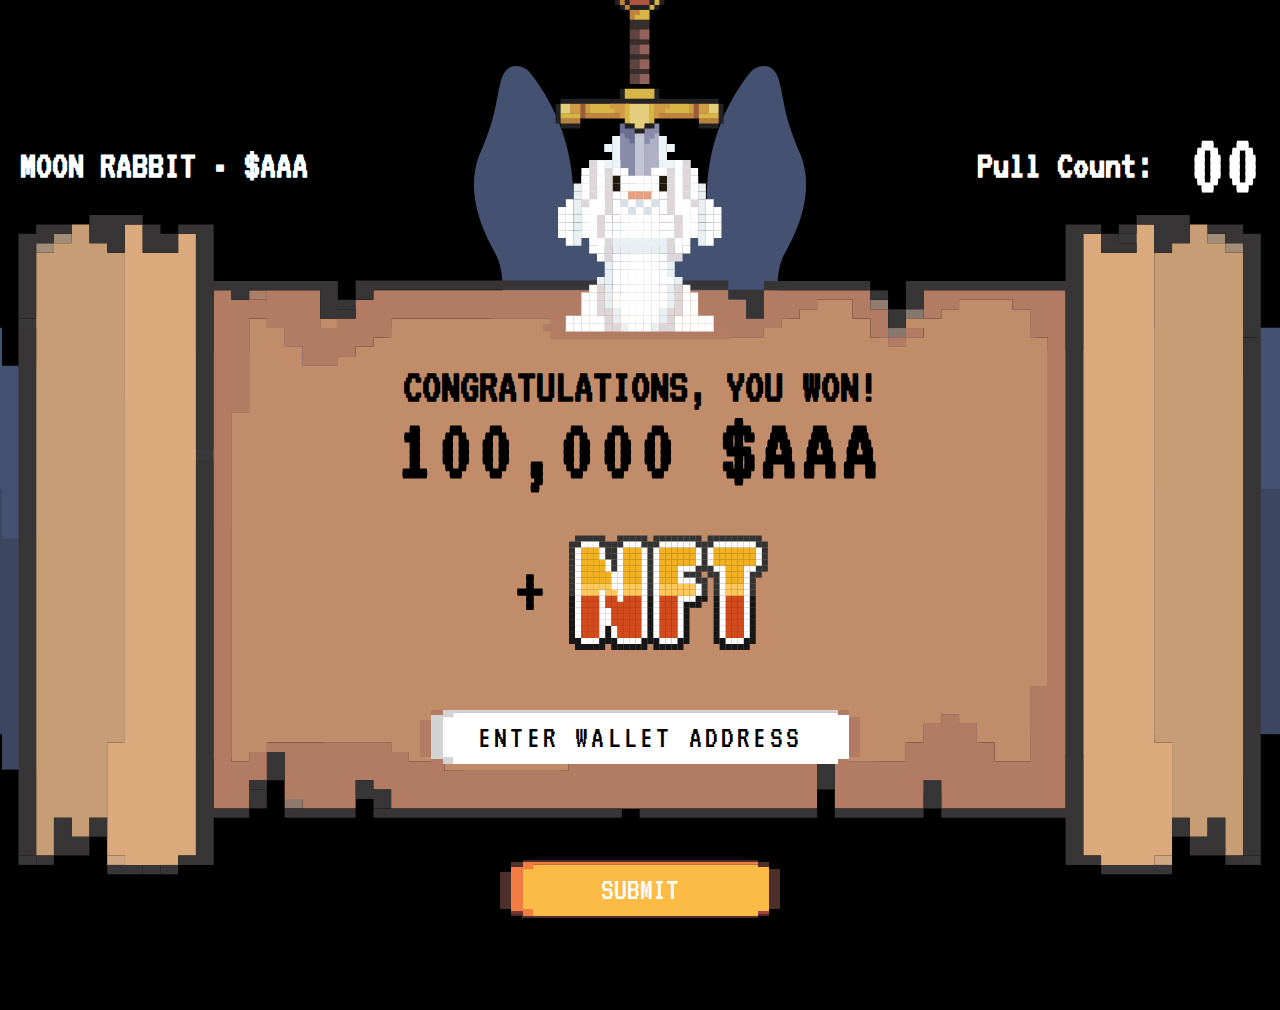
<file: congr.html>
<!DOCTYPE html>
<html lang="en">
<head>
    <meta charset="UTF-8">
    <meta http-equiv="X-UA-Compatible" content="IE=edge">
    <meta name="viewport" content="width=device-width, initial-scale=1.0">
    <link rel="stylesheet" href="./assets/style.css">
    <title>Congratulations</title>
</head>
<body>
    <section class=" smash-section smash-bg">
        <div class="smash__header">
            <div class="branding">
                <h2 class="branding__title --title">
                    MOON RABBIT • $AAA
                </h2>
            </div>
            <div class="counter">
                <h2 class="counter__title --title">
                    Pull Count:
                    <span class="counter__span">
                    00
                    </span>
                </h2>
            </div>
        </div>


        <div class="congr__container">
            <div class="paper">
                    <svg class="paper__bunny" width="195px" height="380px">
                        <use xlink:href="#bunny"></use>
                    </svg>

                    <svg class="paper-svg"  >
                        <use xlink:href="#paper">
                        </use>
                    </svg>
                <h2 class="congr__title --title">
                    CONGRATULATIONS, YOU WON!
                    <br>
                    <span class="--title">
                        100,000 $AAA
                    </span>
                </h2>
                <div class="congr__nft-wrap">
                    <svg class="" width="256px" height="115px">
                        <use xlink:href="#nft"></use>
                    </svg>
                </div>
                <div class="congr__input-wrap">
                    <input type="text" class="congr__input --title" placeholder="ENTER WALLET ADDRESS">
                </div>
            </div>
            <div class="congr__btn-wrap">
                <button class="smash__btn --title">
                    Submit
                </button>
            </div>
        </div>
        
    </section>
</body>

</html>
<svg class="svg-sprite">
    <symbol id="sword" viewBox="0 0 158 361">
        <path d="M60.1254 120.06C61.6002 120.06 63.0759 120.06 64.5507 120.06C64.6123 120.049 64.6729 120.037 64.7345 120.026C64.8307 120.107 64.8999 120.208 64.9442 120.328C65.1683 122.662 64.9875 125.002 65.049 127.339C65.0615 127.814 64.9798 128.302 65.2174 128.913C74.1065 129.001 82.9946 128.987 91.7586 128.992C92.2156 128.514 92.1386 128.079 92.1405 127.673C92.1511 125.621 92.1415 123.569 92.1482 121.517C92.1492 121.07 92.1069 120.615 92.3223 120.196C92.3647 120.151 92.407 120.106 92.4493 120.06C93.9549 120.06 95.4605 120.06 96.966 120.06C97.1286 120.176 97.0641 120.348 97.0641 120.496C97.068 123.155 97.067 125.814 97.067 128.473C97.067 128.726 97.067 128.978 97.067 129.183C97.1238 129.248 97.1421 129.289 97.1671 129.293C97.2287 129.302 97.2941 129.296 97.3585 129.296C115.683 129.296 134.007 129.296 152.331 129.297C152.359 129.297 152.387 129.317 152.415 129.327C152.436 129.351 152.473 129.371 152.477 129.397C152.485 129.459 152.479 129.525 152.479 129.588C152.479 131.03 152.479 132.471 152.479 133.913C152.432 133.956 152.384 133.998 152.338 134.04C151.881 134.253 151.393 134.18 150.918 134.181C145.285 134.191 139.653 134.175 134.019 134.192C130.869 134.282 127.718 134.136 124.566 134.188C104.629 134.216 84.6916 134.175 64.7547 134.188C47.8394 134.169 30.9242 134.206 14.0098 134.188C11.3538 134.177 8.69737 134.188 6.04085 134.181C5.65854 134.18 5.27123 134.216 4.89845 134.088C4.78089 134.037 4.69382 133.953 4.63716 133.837C4.65332 132.324 4.51528 130.807 4.71297 129.296C23.1196 129.296 41.5266 129.296 59.933 129.296C60.1533 128.546 60.0032 127.78 60.0273 127.022C60.1004 124.702 59.9138 122.379 60.1254 120.06Z" fill="#222224"/>
        <path d="M69.3608 0C75.4975 0 81.6342 0 87.7412 0C87.7912 0.0598378 87.8287 0.0835033 87.8287 0.107265C87.8316 1.61071 87.8316 3.11426 87.8316 4.6177C87.7844 4.65975 87.7383 4.70179 87.6911 4.74431C87.3631 4.9143 87.0052 4.88303 86.655 4.88572C81.3668 4.92565 76.0795 4.93113 70.7913 4.92103C70.3757 4.92026 69.9563 4.94729 69.5551 4.7977C69.4368 4.74633 69.3483 4.66321 69.2867 4.55036C69.2992 3.03383 69.1635 1.51422 69.3608 0Z" fill="#222224"/>
        <path d="M0.0952544 133.913C1.57033 133.913 3.0455 133.913 4.52058 133.913C4.58475 133.821 4.64882 133.821 4.71299 133.913C4.79418 134.01 4.8595 134.115 4.91001 134.231C5.13146 135.691 4.98996 137.161 5.009 138.626C5.02844 140.126 5.04421 141.627 4.99602 143.128C5.02343 144.659 5.03103 146.192 4.99409 147.723C4.94714 149.242 5.17168 150.77 4.85036 152.281C4.78408 152.398 4.68451 152.465 4.55204 152.483C3.08303 152.453 1.61256 152.517 0.2005 152.451C-0.0390452 152.267 0.00463208 152.062 0.00453587 151.877C0.00107258 146.075 0.00203319 140.273 0.00309142 134.471C0.00309142 134.282 -0.0261535 134.085 0.0952544 133.913Z" fill="#222224"/>
        <path d="M152.479 133.914C153.983 133.914 155.487 133.914 156.989 133.916C157.013 133.916 157.037 133.954 157.097 134.004C157.097 140.111 157.097 146.248 157.097 152.384C155.599 152.584 154.096 152.438 152.594 152.464C152.466 152.429 152.375 152.351 152.318 152.231C152.083 151.58 152.169 150.903 152.175 150.236C152.229 145.254 152.198 140.271 152.212 135.288C152.213 134.818 152.124 134.319 152.479 133.914Z" fill="#222224"/>
        <path d="M23.1837 152.577C23.1837 154.051 23.1837 155.527 23.1837 157.002C22.9809 157.139 22.7502 157.093 22.5298 157.093C16.795 157.095 11.0603 157.096 5.32547 157.092C5.13817 157.092 4.94125 157.135 4.65302 156.956C4.6333 155.478 4.52546 153.933 4.71296 152.384C5.08247 152.055 5.54068 152.077 5.98619 152.076C11.2943 152.07 16.6024 152.07 21.9105 152.076C22.356 152.077 22.8142 152.055 23.1837 152.384C23.2509 152.427 23.2732 152.47 23.2509 152.512C23.2287 152.555 23.2063 152.577 23.1837 152.577Z" fill="#222224"/>
        <path d="M152.479 152.577C152.479 154.051 152.479 155.527 152.479 157.002C152.277 157.139 152.046 157.093 151.825 157.093C146.091 157.095 140.356 157.095 134.621 157.095C134.432 157.095 134.241 157.098 133.95 157.029C133.929 155.478 133.821 153.933 134.009 152.384C134.378 152.055 134.836 152.077 135.281 152.076C140.59 152.07 145.898 152.07 151.207 152.076C151.652 152.077 152.11 152.055 152.479 152.384C152.547 152.427 152.569 152.47 152.547 152.512C152.525 152.555 152.503 152.577 152.479 152.577Z" fill="#222224"/>
        <path d="M92.4493 9.23542C93.9472 9.23542 95.445 9.23522 96.9429 9.23744C96.9689 9.23744 96.9939 9.26745 97.0189 9.28352C97.0353 9.30872 97.0651 9.33393 97.0651 9.35923C97.067 10.8572 97.067 12.3552 97.067 13.8531C97.0218 13.8942 96.9766 13.9353 96.9314 13.9772C95.4277 14.1977 93.9241 14.3521 92.4329 13.8849C91.9327 12.3921 92.1097 10.8822 92.3232 9.37097C92.3646 9.32556 92.4069 9.28044 92.4493 9.23542Z" fill="#222224"/>
        <path d="M97.067 13.8531C98.5649 13.8531 100.063 13.8529 101.561 13.8551C101.587 13.8551 101.612 13.8852 101.637 13.9012C101.653 13.9264 101.683 13.9516 101.683 13.9769C101.685 15.4749 101.685 16.9729 101.685 18.4708C101.344 18.7793 100.918 18.7641 100.514 18.7323C99.3605 18.6417 98.1772 18.9919 97.0506 18.502C96.5956 16.9512 96.5706 15.4012 97.067 13.8531Z" fill="#222224"/>
        <path d="M101.685 37.1341C101.685 38.6091 101.685 40.0843 101.685 41.5593C100.201 41.7646 98.7111 41.6051 97.2248 41.6445C97.0949 41.6269 96.9987 41.5612 96.9333 41.4476C96.7351 39.9249 96.5302 38.4016 97.0631 36.8987C98.6072 36.4985 100.148 36.4368 101.685 36.9417C101.752 36.9844 101.774 37.0272 101.752 37.0699C101.73 37.1126 101.708 37.1341 101.685 37.1341Z" fill="#222224"/>
        <path d="M97.067 41.7517C97.067 43.2268 97.067 44.702 97.067 46.177C95.5277 46.3297 93.9885 46.3298 92.4493 46.177C92.101 45.7793 92.1212 45.2864 92.1549 44.8189C92.2328 43.7267 91.8932 42.5992 92.4175 41.5431C93.9683 41.0879 95.5191 41.063 97.067 41.5593C97.1343 41.6021 97.1564 41.6449 97.1343 41.6876C97.1122 41.7303 97.09 41.7517 97.067 41.7517Z" fill="#222224"/>
        <path d="M55.5076 13.8531C56.9824 13.8531 58.4582 13.8531 59.933 13.8531C59.9916 13.8401 60.0494 13.8271 60.108 13.8141C60.2052 13.8908 60.2735 13.987 60.3168 14.1024C60.5034 15.3439 60.4063 16.5912 60.3841 17.8367C60.3793 18.0941 60.3062 18.3436 60.1052 18.5332C58.5678 18.8413 57.0324 18.9106 55.499 18.5054C55.3643 16.9544 55.3518 15.4036 55.5076 13.8531Z" fill="#222224"/>
        <path d="M64.743 4.6177C66.2178 4.6177 67.6936 4.6177 69.1684 4.6177C69.2328 4.52467 69.2963 4.52467 69.3608 4.6177C69.7321 5.05119 69.6821 5.58299 69.6542 6.08517C69.5965 7.12781 69.8783 8.19719 69.4271 9.21116C69.1347 9.51151 68.7479 9.53027 68.3737 9.51949C67.2154 9.48611 66.0495 9.66582 64.8998 9.39866C64.7834 9.34412 64.7045 9.25513 64.6632 9.13353C64.6901 7.62854 64.5429 6.12009 64.743 4.6177Z" fill="#222224"/>
        <path d="M87.8316 4.6177C89.3295 4.6177 90.8273 4.6175 92.3252 4.61972C92.3512 4.61972 92.3762 4.64973 92.4012 4.6658C92.4176 4.691 92.4474 4.71621 92.4474 4.74151C92.4493 6.23947 92.4493 7.73744 92.4493 9.2354C92.052 9.58375 91.5585 9.56365 91.0909 9.53017C89.999 9.45205 88.8716 9.79097 87.8153 9.26686C87.416 7.71618 87.3929 6.16617 87.8316 4.6177Z" fill="#222224"/>
        <path d="M60.1254 9.2354C61.6002 9.2354 63.0759 9.2354 64.5506 9.2354C64.6151 9.14238 64.6786 9.14238 64.743 9.2354C65.0913 9.63311 65.0711 10.126 65.0374 10.5936C64.9595 11.6858 65.2991 12.8133 64.7748 13.8694C63.224 14.3245 61.6733 14.3495 60.1254 13.8531C59.9724 12.3139 59.9724 10.7746 60.1254 9.2354Z" fill="#222224"/>
        <path d="M60.1254 323.239C60.1254 320.161 60.1254 317.082 60.1254 314.004C60.59 313.612 61.1547 313.731 61.6906 313.697C62.542 313.643 63.4136 313.835 64.2746 313.527C64.6988 312.154 64.1264 310.689 64.7017 309.331C66.0658 308.78 67.531 309.345 68.9019 308.912C69.2771 307.535 68.8066 306.116 69.2646 304.771C70.6277 304.134 72.0939 304.716 73.4118 304.335C73.7331 303.525 73.7986 251.012 73.4926 249.864C72.9125 249.525 72.2574 249.714 71.6321 249.663C70.8769 249.602 70.09 249.824 69.3723 249.413C69.0125 249.016 69.0471 248.515 69.0683 248.043C69.1164 246.939 68.8653 245.806 69.3117 244.703C70.6701 244.117 72.14 244.72 73.6639 244.205C73.686 239.954 73.6793 235.684 73.6687 231.364C72.3055 231.088 71.1126 231.16 69.8552 231.28C69.3906 232.669 69.9466 234.131 69.4291 235.536C68.1044 236.131 66.6402 235.55 65.2221 235.956C64.7729 237.296 65.328 238.758 64.8729 239.994C64.5179 240.368 64.1582 240.428 63.8099 240.403C62.5814 240.318 61.3135 240.719 60.1254 240.121C60.1254 237.042 60.1254 233.964 60.1254 230.885C60.591 230.493 61.1557 230.612 61.6915 230.576C62.5429 230.52 63.4164 230.727 64.2736 230.394C64.6873 229.048 64.1543 227.621 64.6719 226.256C65.9985 225.609 67.4742 226.243 68.8769 225.786C69.3444 224.459 68.7403 222.986 69.3021 221.617C70.6489 221.024 72.115 221.599 73.433 221.21C73.7707 220.692 73.6658 220.165 73.6658 219.664C73.6716 206.326 73.6783 192.986 73.6668 179.648C73.662 174.165 73.7283 168.683 73.7101 163.2C73.7081 162.785 73.6697 162.364 73.812 161.959C73.8669 161.839 73.9506 161.747 74.0641 161.679C74.5557 161.472 75.0742 161.546 75.5821 161.545C77.6947 161.536 79.8073 161.537 81.919 161.544C82.3615 161.546 82.8194 161.489 83.3909 161.891C83.6708 164.785 83.4803 167.81 83.4986 170.829C83.5477 174.831 83.5159 178.834 83.5188 182.836C83.5246 190.49 83.5188 198.144 83.5246 205.798C83.5246 206.302 83.4313 206.826 83.7709 207.383C84.9186 207.555 86.1134 207.54 87.3544 207.384C87.7844 205.978 87.2361 204.52 87.7584 203.127C89.1091 202.575 90.5656 203.105 91.9663 202.737C92.4194 201.372 91.8403 199.907 92.4194 198.453C93.9029 198.205 95.393 198.036 96.8919 198.527C97.0612 200.558 96.938 202.593 96.9611 204.626C96.9736 205.674 97.015 206.726 96.9303 207.774C96.5167 208.194 95.9789 208.059 95.4796 208.096C94.6301 208.159 93.7595 207.955 92.9024 208.268C92.4993 209.643 93.0351 211.096 92.5108 212.481C91.1428 212.995 89.6931 212.489 88.2866 212.847C87.8941 214.226 88.3857 215.674 87.9345 217.059C86.5617 217.647 85.1081 217.091 83.5496 217.504C83.4765 221.766 83.5313 226.055 83.5169 230.312C84.4193 230.744 85.2293 230.523 86.0095 230.584C86.6367 230.633 87.2986 230.454 87.8681 230.875C88.3712 232.408 88.1423 233.942 87.9864 235.486C86.5549 236.126 85.0917 235.566 83.7699 235.933C83.4419 236.807 83.4149 289.434 83.7228 290.39C84.5472 290.674 86.3154 290.698 87.3679 290.418C87.8027 289.106 87.2264 287.646 87.7565 286.268C89.0985 285.659 90.5627 286.257 91.9692 285.833C92.4108 284.494 91.8586 283.032 92.3992 281.576C93.9 281.319 95.3901 281.159 96.889 281.643C97.065 283.491 96.9448 285.342 96.9592 287.191C96.9698 288.435 97.0371 289.681 96.913 290.924C96.4811 291.307 95.9481 291.194 95.445 291.22C94.6215 291.264 93.7845 291.126 92.936 291.363C92.4771 292.736 93.0698 294.205 92.4993 295.57C91.1553 296.164 89.6844 295.568 88.3106 296.01C87.8806 297.365 88.4184 298.792 87.9085 300.155C86.5857 300.81 85.1119 300.183 83.7699 300.603C83.3995 301.097 83.5265 301.66 83.5265 302.191C83.5198 316.518 83.5207 330.845 83.5217 345.173C83.5217 345.557 83.5275 345.942 83.4986 346.326C83.5486 349.081 83.5188 351.836 83.514 354.59C83.513 354.942 83.4957 355.298 83.2677 355.599C82.9445 355.859 82.5539 355.864 82.171 355.866C79.7717 355.878 77.3725 355.88 74.9732 355.865C74.6211 355.864 74.2661 355.847 73.9602 355.633C73.5869 355.155 73.7149 354.59 73.7129 354.057C73.662 341.378 73.6687 328.699 73.6668 316.019C73.6668 315.517 73.763 314.994 73.433 314.443C72.2824 314.226 71.0914 314.261 69.8466 314.429C69.4118 315.821 69.9351 317.276 69.4637 318.64C68.0899 319.26 66.6257 318.659 65.2231 319.089C64.7652 320.426 65.3568 321.892 64.8508 323.15C64.4496 323.536 64.0215 323.565 63.6117 323.534C62.4486 323.445 61.2452 323.827 60.1254 323.239Z" fill="#C3C5D4"/>
        <path d="M73.9784 161.812C73.9784 181.734 73.9784 201.654 73.9784 221.577C73.7225 221.726 73.4637 221.628 73.2175 221.646C72.9625 221.664 72.7057 221.65 72.4488 221.65C72.1929 221.65 71.937 221.65 71.6802 221.65C71.4243 221.65 71.1674 221.65 70.9115 221.65C70.6556 221.65 70.3988 221.65 70.1429 221.65C69.8927 221.65 69.6436 221.65 69.3656 221.65C69.3656 223.204 69.3656 224.701 69.3656 226.195C69.0981 226.34 68.8403 226.246 68.5931 226.264C68.3381 226.281 68.0813 226.268 67.8244 226.268C67.5685 226.268 67.3126 226.268 67.0558 226.268C66.7999 226.268 66.544 226.268 66.2871 226.268C66.0312 226.268 65.7743 226.255 65.5184 226.271C65.2712 226.287 65.0143 226.204 64.744 226.329C64.744 227.827 64.744 229.324 64.744 230.791C64.6882 230.842 64.668 230.873 64.6411 230.883C64.6132 230.894 64.5776 230.885 64.5458 230.885C63.072 230.885 61.5992 230.885 60.1254 230.885C60.1254 207.797 60.1254 184.708 60.1254 161.62C61.6502 161.005 63.1827 161.401 64.6988 161.421C65.3818 162.896 64.7661 164.365 65.2125 165.771C66.5478 166.216 68.0101 165.639 69.3858 166.169C69.9899 167.515 69.3906 168.982 69.8379 170.427C70.9789 170.64 72.1323 170.597 73.2396 170.455C73.5474 169.997 73.4801 169.571 73.482 169.161C73.4907 167.111 73.4686 165.061 73.4984 163.011C73.5042 162.575 73.3579 162.025 73.9784 161.812Z" fill="#8A8BAB"/>
        <path d="M69.3608 249.356C70.8673 249.356 72.3728 249.356 73.888 249.356C74.0554 249.578 73.9736 249.841 73.9736 250.082C73.9794 262.742 73.9785 275.401 73.9785 288.06C73.9785 293.284 73.9785 298.508 73.9785 303.732C73.9785 304.05 73.9785 304.368 73.9785 304.672C73.9409 304.71 73.9217 304.739 73.8948 304.753C73.8697 304.767 73.8361 304.768 73.8053 304.768C72.3632 304.769 70.9212 304.769 69.4791 304.771C69.4541 304.771 69.4291 304.803 69.3713 304.845C69.3713 306.317 69.3713 307.815 69.3713 309.28C69.3155 309.335 69.2963 309.365 69.2694 309.379C69.2434 309.39 69.2078 309.386 69.177 309.386C67.7667 309.386 66.3564 309.386 64.946 309.386C64.9143 309.386 64.8797 309.379 64.8508 309.388C64.8239 309.398 64.8027 309.427 64.746 309.475C64.746 310.944 64.746 312.441 64.746 313.89C64.6863 313.956 64.668 313.997 64.644 314.001C64.5814 314.011 64.516 314.004 64.4516 314.004C63.0095 314.004 61.5674 314.004 60.1254 314.004C60.1254 295.533 60.1254 277.062 60.1254 258.591C60.5275 258.245 61.0191 258.325 61.4905 258.302C62.4025 258.256 63.327 258.412 64.29 258.165C64.6882 256.831 64.239 255.438 64.5795 254.115C64.6276 254.006 64.7027 253.921 64.8017 253.856C65.607 253.552 66.4468 253.74 67.2693 253.686C67.8042 253.651 68.3555 253.781 68.9327 253.51C69.3232 252.208 68.8114 250.8 69.2415 249.479C69.2809 249.438 69.3204 249.397 69.3608 249.356Z" fill="#8A8BAB"/>
        <path d="M60.1254 323.239C61.6309 323.239 63.1355 323.239 64.6401 323.236C64.6642 323.236 64.6873 323.197 64.7421 323.147C64.7421 321.68 64.7421 320.183 64.7421 318.717C64.7969 318.665 64.8181 318.628 64.8431 318.625C64.9057 318.616 64.9711 318.622 65.0355 318.622C66.4439 318.622 67.8533 318.622 69.2626 318.622C69.4214 318.504 69.3579 318.333 69.3579 318.184C69.3627 316.967 69.3608 315.75 69.3608 314.533C69.3608 314.377 69.3608 314.221 69.3608 314.096C69.4175 314.045 69.4406 314.007 69.4647 314.007C70.9375 314.004 72.4104 314.004 73.8909 314.004C74.0545 314.23 73.9736 314.492 73.9736 314.734C73.9794 328.344 73.9785 341.954 73.9785 355.563C73.9188 355.575 73.8592 355.586 73.7995 355.597C73.7572 355.554 73.7149 355.51 73.6716 355.468C73.4465 355.051 73.4907 354.595 73.4888 354.15C73.4811 352.13 73.4898 350.11 73.483 348.089C73.4821 347.677 73.534 347.253 73.281 346.771C72.0573 346.368 70.6624 346.899 69.3444 346.418C68.7354 345.065 69.3098 343.603 68.9192 342.174C67.557 341.739 66.0639 342.304 64.7604 341.814C64.3121 341.073 64.4891 340.351 64.4429 339.657C64.3958 338.964 64.5689 338.249 64.2572 337.535C63.3856 337.264 62.4833 337.445 61.5973 337.393C61.0912 337.364 60.5612 337.463 60.1254 337.092C60.1254 332.475 60.1254 327.857 60.1254 323.239Z" fill="#8A8BAB"/>
        <path d="M60.1254 240.121C61.6319 240.121 63.1394 240.121 64.6459 240.121C64.8037 240.001 64.7402 239.83 64.7402 239.681C64.745 238.462 64.7431 237.244 64.7431 236.025C64.7431 235.87 64.7431 235.715 64.7431 235.591C64.8056 235.541 64.8268 235.514 64.8547 235.505C64.8835 235.495 64.9182 235.503 64.9499 235.503C66.391 235.503 67.8331 235.503 69.2646 235.503C69.2973 235.47 69.3252 235.451 69.3406 235.424C69.355 235.399 69.3598 235.366 69.3598 235.336C69.3608 233.894 69.3608 232.451 69.3627 231.008C69.3627 230.983 69.3935 230.958 69.4252 230.909C70.9067 230.909 72.4046 230.909 73.9063 230.909C73.9246 230.928 73.9554 230.947 73.9679 230.974C73.9804 231.001 73.9785 231.035 73.9785 231.066C73.9785 235.587 73.9785 240.107 73.9766 244.628C73.9766 244.652 73.94 244.676 73.8938 244.733C72.4238 244.733 70.926 244.733 69.4676 244.733C69.4069 244.791 69.3675 244.81 69.3637 244.835C69.354 244.899 69.3608 244.963 69.3608 245.028C69.3608 246.471 69.3608 247.913 69.3608 249.356C68.9596 249.702 68.469 249.629 67.9966 249.652C67.0837 249.697 66.1601 249.547 65.2068 249.776C64.8951 250.651 65.0961 251.546 65.0403 252.419C65.0057 252.95 65.1298 253.51 64.7431 253.974C63.2038 254.462 61.6646 254.462 60.1254 253.974C60.1254 249.356 60.1254 244.738 60.1254 240.121Z" fill="#8A8BAB"/>
        <path d="M60.1254 337.092C61.6521 337.092 63.1798 337.092 64.7354 337.092C64.7354 338.646 64.7354 340.141 64.7354 341.606C64.7873 341.658 64.8066 341.689 64.8335 341.701C64.8604 341.714 64.8951 341.71 64.9259 341.71C66.365 341.71 67.8042 341.71 69.2424 341.712C69.2675 341.712 69.2925 341.745 69.3463 341.783C69.3463 343.257 69.3463 344.752 69.3463 346.217C69.3983 346.269 69.4175 346.299 69.4454 346.312C69.4704 346.326 69.5041 346.327 69.5349 346.327C70.9096 346.328 72.2843 346.328 73.66 346.33C73.685 346.33 73.711 346.359 73.736 346.374C73.7534 346.399 73.7841 346.424 73.7841 346.45C73.7861 349.487 73.7861 352.525 73.7861 355.563C73.4561 355.894 73.027 355.863 72.6172 355.866C70.3844 355.879 68.1505 355.877 65.9177 355.867C65.5031 355.866 65.0817 355.868 64.7431 355.563C64.3977 355.162 64.466 354.671 64.4477 354.199C64.4112 353.286 64.5314 352.364 64.3419 351.417C63.4482 351.098 62.5525 351.299 61.68 351.243C61.149 351.208 60.5891 351.332 60.1254 350.946C60.1254 346.328 60.1254 341.71 60.1254 337.092Z" fill="#6A6D90"/>
        <path d="M60.1254 147.767C49.3508 147.767 38.5761 147.767 27.8015 147.767C27.4981 147.429 27.4775 147.007 27.5057 146.597C27.5854 145.437 27.2577 144.248 27.7447 143.117C28.2176 142.762 28.7728 142.852 29.3031 142.849C30.3479 142.843 31.3927 142.817 32.4375 142.864C40.124 142.823 47.8096 142.819 55.4952 142.863C57.0431 142.884 58.6025 142.681 60.2543 143.044C60.4361 144.669 60.7151 146.218 60.1254 147.767Z" fill="#BE843F"/>
        <path d="M73.9784 161.812C73.9236 161.834 73.8688 161.857 73.7851 161.892C73.7851 164.849 73.7851 167.819 73.7851 170.747C73.7302 170.808 73.712 170.848 73.6869 170.852C73.6244 170.862 73.56 170.855 73.4955 170.855C72.1506 170.855 70.8057 170.855 69.4618 170.855C69.2992 170.74 69.3636 170.567 69.3636 170.419C69.3588 169.047 69.3608 167.675 69.3608 166.332C69.3059 166.281 69.2867 166.25 69.2588 166.239C69.2309 166.229 69.1962 166.237 69.1635 166.237C67.7234 166.237 66.2823 166.237 64.8412 166.237C64.6825 166.12 64.7459 165.948 64.7459 165.799C64.7411 164.427 64.7431 163.055 64.7431 161.713C64.6863 161.662 64.6632 161.623 64.6401 161.623C63.1346 161.62 61.63 161.62 60.1254 161.62C60.1254 158.56 60.1254 155.499 60.1254 152.47C60.1908 152.421 60.2158 152.386 60.2398 152.386C61.7406 152.384 63.2423 152.384 64.7431 152.384C64.7835 152.429 64.8239 152.472 64.8652 152.516C65.174 153.285 64.9922 154.09 65.0384 154.879C65.0692 155.414 64.9749 155.96 65.1692 156.451C65.5627 156.767 65.9898 156.699 66.3948 156.701C68.4661 156.71 70.5363 156.699 72.6076 156.709C73.0799 156.71 73.5705 156.656 73.99 156.965C74.3969 157.501 74.2719 158.131 74.267 158.726C74.2594 159.65 74.3738 160.581 74.1757 161.499C74.1256 161.613 74.0593 161.717 73.9784 161.812Z" fill="#6A6D90"/>
        <path d="M60.1254 147.767C60.1254 146.269 60.1254 144.771 60.1235 143.273C60.1235 143.247 60.0936 143.222 60.0773 143.197C60.0523 143.181 60.0273 143.151 60.0013 143.151C58.5034 143.149 57.0055 143.149 55.5077 143.149C55.1373 142.715 55.2354 142.185 55.2046 141.68C55.1498 140.797 55.3451 139.895 55.0411 139.001C53.6741 138.563 52.2118 139.141 50.762 138.542C50.5725 137.051 50.331 135.56 50.8803 134.067C54.2609 133.941 57.6424 134.031 61.023 134.021C62.2611 134.018 63.505 133.906 64.7402 134.101C65.0933 134.463 65.0471 134.927 65.0481 135.369C65.0587 139.079 65.0587 142.789 65.049 146.499C65.0471 146.939 65.0971 147.405 64.7431 147.767C63.2039 147.767 61.6646 147.767 60.1254 147.767Z" fill="#D19B43"/>
        <path d="M23.1838 152.384C17.0268 152.384 10.8699 152.384 4.71295 152.384C4.71295 150.845 4.71295 149.306 4.71295 147.767C4.96625 147.536 5.27987 147.473 5.60417 147.473C11.2985 147.475 16.9929 147.401 22.6877 147.508C22.813 147.533 22.9319 147.576 23.0454 147.636C23.0917 147.679 23.1377 147.722 23.1838 147.767C23.1838 149.306 23.1838 150.845 23.1838 152.384Z" fill="#B9823F"/>
        <path d="M64.7431 147.767C64.7431 143.213 64.7431 138.659 64.7431 134.106C64.797 134.078 64.8518 134.051 64.9057 134.023C66.417 134.078 67.9351 133.861 69.4416 134.141C69.6609 134.448 69.6648 134.805 69.6648 135.156C69.6744 140.565 69.6783 145.974 69.6638 151.384C69.6629 151.736 69.6465 152.091 69.431 152.397C67.8677 152.86 66.3045 152.887 64.7431 152.384C64.7431 150.845 64.7431 149.306 64.7431 147.767Z" fill="#D7B647"/>
        <path d="M64.7431 134.106C60.1254 134.106 55.5077 134.106 50.89 134.106C50.5812 134.387 50.1954 134.41 49.8106 134.41C44.0337 134.406 38.2558 134.45 32.4798 134.391C31.1089 134.467 29.73 134.312 28.4082 134.48C28.0283 134.875 28.1097 135.31 28.1076 135.715C28.0971 137.735 28.108 139.754 28.0996 141.774C28.0977 142.249 28.1509 142.745 27.8015 143.149C27.8015 144.688 27.8015 146.227 27.8015 147.767C26.2622 147.767 24.723 147.767 23.1838 147.767C22.8267 147.36 22.9192 146.86 22.9174 146.388C22.904 142.93 22.8667 139.471 22.8784 136.012C22.88 135.54 22.9547 135.05 22.6187 134.493C19.916 134.267 17.1349 134.526 14.3669 134.355C14.2471 134.331 14.1353 134.286 14.0311 134.223C13.99 134.179 13.9491 134.135 13.9083 134.091C13.9217 134.031 13.935 133.972 13.9483 133.914C30.8799 133.914 47.8115 133.914 64.7431 133.914C64.8056 133.956 64.8268 133.999 64.8056 134.041C64.7854 134.085 64.7643 134.106 64.7431 134.106Z" fill="#995C39"/>
        <path d="M60.1254 253.974C61.6646 253.974 63.2038 253.974 64.7431 253.974C64.7431 255.472 64.7431 256.969 64.7412 258.467C64.7412 258.493 64.7113 258.518 64.695 258.543C64.67 258.56 64.6449 258.59 64.619 258.59C63.1211 258.591 61.6232 258.591 60.1254 258.591C60.1254 257.052 60.1254 255.513 60.1254 253.974Z" fill="#C3C5D4"/>
        <path d="M73.9785 161.812C73.9785 161.748 73.9785 161.684 73.9785 161.62C74.3825 161.271 74.8779 161.327 75.3532 161.326C77.4042 161.318 79.4543 161.326 81.5043 161.32C81.9151 161.318 82.3413 161.373 82.7781 161.097C83.1456 159.83 82.7001 158.458 83.0465 157.15C83.0965 157.038 83.1744 156.948 83.2783 156.881C83.7276 156.662 84.2115 156.711 84.6867 156.71C86.6945 156.703 88.7022 156.709 90.7099 156.706C91.1198 156.705 91.5373 156.736 91.9914 156.533C92.4233 155.235 91.8855 153.825 92.3261 152.514C92.3665 152.47 92.4079 152.428 92.4493 152.384C93.9558 152.384 95.4623 152.384 96.9698 152.384C97.1276 152.503 97.0574 152.674 97.0651 152.824C97.0747 153.016 97.067 153.209 97.067 153.401C97.067 219.25 97.067 285.097 97.067 350.946C97.0044 350.956 96.941 350.967 96.8784 350.977C96.8361 350.93 96.7928 350.883 96.7495 350.836C96.5888 350.546 96.5744 350.225 96.5744 349.906C96.5744 345.629 96.5398 341.352 96.5889 337.074C96.5388 336.499 96.5629 335.922 96.5629 335.346C96.5619 321.153 96.56 306.96 96.5677 292.767C96.5687 292.14 96.4263 291.474 96.8746 290.916C96.8746 287.837 96.8746 284.759 96.8746 281.68C96.4436 281.153 96.5677 280.522 96.5667 279.925C96.56 267.917 96.5561 255.909 96.5648 243.901C96.5687 238.042 96.5234 232.183 96.5889 226.323C96.56 224.758 96.5552 223.193 96.5898 221.628C96.5359 217.378 96.5725 213.127 96.5715 208.878C96.5715 208.492 96.5937 208.107 96.8746 207.797C96.8746 204.718 96.8746 201.64 96.8746 198.561C96.4465 198.032 96.5735 197.4 96.5735 196.804C96.5658 185.749 96.5687 174.695 96.5638 163.64C96.5638 163.136 96.6523 162.613 96.3358 162.041C95.2536 161.837 94.1213 161.909 92.9409 162.012C92.4887 163.425 93.039 164.885 92.532 166.273C91.1852 166.867 89.721 166.282 88.3097 166.702C87.8595 168.036 88.4338 169.502 87.947 170.76C87.542 171.149 87.1129 171.179 86.7022 171.149C85.5391 171.06 84.3346 171.443 83.2139 170.855C83.2139 167.882 83.2139 164.909 83.2119 161.936C83.2119 161.91 83.1821 161.885 83.135 161.812C80.1037 161.812 77.0406 161.812 73.9785 161.812Z" fill="#8A8BAB"/>
        <path d="M129.391 147.767C118.616 147.767 107.842 147.767 97.067 147.767C96.4706 146.252 96.8015 144.724 96.8842 143.098C98.5245 142.628 100.114 142.904 101.68 142.863C109.357 142.825 117.034 142.817 124.71 142.864C126.036 142.79 127.375 142.943 128.631 142.771C128.958 142.303 128.892 141.877 128.894 141.47C128.902 139.46 128.89 137.45 128.903 135.439C128.906 134.971 128.826 134.47 129.205 134.078C129.713 134.206 129.678 134.646 129.68 135.004C129.715 138.962 129.711 142.921 129.687 146.879C129.685 147.202 129.622 147.515 129.391 147.767Z" fill="#BE843F"/>
        <path d="M101.685 143.149C100.187 143.149 98.689 143.149 97.1911 143.151C97.1651 143.151 97.1401 143.181 97.1151 143.197C97.0988 143.222 97.0689 143.247 97.0689 143.273C97.067 144.771 97.067 146.269 97.067 147.767C95.5278 147.767 93.9886 147.767 92.4493 147.767C92.0539 147.34 92.153 146.806 92.1511 146.306C92.1395 142.853 92.1482 139.399 92.1424 135.945C92.1415 135.503 92.203 135.048 91.9077 134.511C90.5955 134.285 89.1909 134.482 87.8027 134.391C82.0152 134.446 76.2287 134.408 70.4421 134.41C70.0573 134.41 69.6706 134.388 69.3608 134.106C67.8216 134.106 66.2823 134.106 64.7431 134.106C64.7431 134.041 64.7431 133.978 64.7431 133.914C84.6887 133.914 104.635 133.914 124.581 133.914C124.592 133.974 124.604 134.035 124.615 134.095C124.571 134.139 124.526 134.181 124.482 134.223C124.002 134.47 123.481 134.405 122.974 134.406C118.046 134.412 113.118 134.407 108.191 134.413C107.719 134.414 107.228 134.331 106.742 134.642C106.364 135.894 106.882 137.288 106.37 138.573C104.981 139.131 103.522 138.584 102.162 138.982C101.848 139.897 102.043 140.799 101.989 141.681C101.958 142.186 102.055 142.715 101.685 143.149Z" fill="#D19B43"/>
        <path d="M152.479 152.384C146.322 152.384 140.165 152.384 134.009 152.384C134.009 150.909 134.009 149.434 134.009 147.959C133.956 147.825 133.991 147.721 134.112 147.647C134.592 147.402 135.113 147.466 135.62 147.465C140.545 147.46 145.471 147.465 150.397 147.459C150.867 147.458 151.358 147.543 151.879 147.207C152.113 145.904 151.906 144.528 152.003 143.168C151.942 140.328 152.041 137.484 151.942 134.511C149.013 134.279 146.175 134.494 143.348 134.387C143.225 134.386 143.104 134.385 142.98 134.388C140.334 134.431 137.687 134.403 135.042 134.402C134.722 134.401 134.402 134.39 134.111 134.228C134.064 134.186 134.019 134.142 133.974 134.098C133.985 134.037 133.997 133.975 134.009 133.914C140.165 133.914 146.322 133.914 152.479 133.914C152.479 140.07 152.479 146.227 152.479 152.384Z" fill="#B9823F"/>
        <path d="M87.8316 134.106C89.3343 134.106 90.837 134.106 92.3396 134.108C92.3627 134.109 92.3868 134.144 92.4493 134.194C92.4493 138.698 92.4493 143.233 92.4493 147.767C92.4493 149.306 92.4493 150.845 92.4493 152.384C92.0481 152.735 91.5508 152.714 91.0794 152.681C89.9788 152.603 88.8417 152.942 87.7767 152.419C87.5103 152.058 87.5257 151.634 87.5247 151.22C87.516 145.94 87.518 140.66 87.5237 135.381C87.5247 134.934 87.5026 134.475 87.8316 134.106Z" fill="#D7B647"/>
        <path d="M134.009 147.767C134.009 147.831 134.009 147.894 134.009 147.959C133.886 147.991 133.849 147.878 133.774 147.822C133.721 147.804 133.665 147.769 133.609 147.768C132.203 147.766 130.797 147.767 129.391 147.767C129.391 143.235 129.391 138.704 129.391 134.185C129.307 134.151 129.253 134.128 129.199 134.106C128.671 134.529 128.044 134.395 127.452 134.394C126.596 134.391 125.735 134.486 124.884 134.31C124.765 134.269 124.664 134.201 124.581 134.106C124.581 134.041 124.581 133.978 124.581 133.914C127.724 133.914 130.866 133.914 134.009 133.914C134.009 133.978 134.009 134.041 134.009 134.106C134.289 134.415 134.31 134.8 134.31 135.184C134.309 137.831 134.346 140.476 134.293 143.122C134.337 144.308 134.31 145.494 134.308 146.68C134.307 147.067 134.291 147.455 134.009 147.767Z" fill="#995C39"/>
        <path d="M64.7431 120.06C73.9785 120.06 83.2139 120.06 92.4493 120.06C92.4493 123.106 92.4493 126.151 92.4493 129.194C92.3647 129.328 92.23 129.295 92.1078 129.295C83.1004 129.296 74.092 129.296 65.0846 129.295C64.9923 129.295 64.8999 129.284 64.822 129.278C64.7873 129.242 64.7498 129.222 64.746 129.196C64.7373 129.133 64.7431 129.068 64.7431 129.004C64.7431 126.023 64.7431 123.042 64.7431 120.06Z" fill="#D7B647"/>
        <path d="M13.9483 133.914C13.9483 133.978 13.9483 134.041 13.9483 134.106C13.619 134.438 13.189 134.406 12.7796 134.409C10.4824 134.421 8.18508 134.419 5.88787 134.411C5.47314 134.409 5.05178 134.411 4.71295 134.106C4.71295 134.041 4.71295 133.978 4.71295 133.914C7.79142 133.914 10.8699 133.914 13.9483 133.914Z" fill="#D19B43"/>
        <path d="M69.3608 64.6479C69.3608 61.5694 69.3608 58.4909 69.3608 55.4125C69.6715 55.1321 70.0573 55.1156 70.4421 55.1149C71.6235 55.1127 72.8048 55.085 73.9862 55.1284C78.2412 55.08 82.4972 55.1132 86.7522 55.1113C87.0081 55.1112 87.2649 55.1232 87.5103 55.2112C87.6276 55.2617 87.7344 55.3291 87.8316 55.4125C87.8316 58.5551 87.8316 61.6976 87.8316 64.8403C87.6276 64.9502 87.4064 64.965 87.1812 64.9621C84.3125 64.9236 81.4438 64.984 78.575 64.932C75.8631 64.984 73.1521 64.9492 70.4402 64.9496C70.0554 64.9497 69.6705 64.9284 69.3608 64.6479Z" fill="#382E2E"/>
        <path d="M87.8316 101.59C87.8316 103.193 87.8316 104.796 87.8316 106.4C87.6276 106.509 87.4064 106.525 87.1812 106.522C84.3125 106.483 81.4438 106.543 78.575 106.491C75.8631 106.543 73.1521 106.508 70.4402 106.509C70.0554 106.509 69.6705 106.488 69.3608 106.207C69.3608 104.668 69.3608 103.129 69.3608 101.59C69.6705 101.309 70.0573 101.287 70.4421 101.287C73.1579 101.289 75.8737 101.252 78.5894 101.304C81.3091 101.254 84.0287 101.287 86.7483 101.287C87.1341 101.287 87.5208 101.308 87.8316 101.59Z" fill="#382E2E"/>
        <path d="M69.3608 92.3541C69.3608 90.8149 69.3608 89.2756 69.3608 87.7364C69.6705 87.4555 70.0573 87.4345 70.4421 87.4347C73.1579 87.436 75.8737 87.3989 78.5894 87.4511C81.3091 87.4009 84.0287 87.4343 86.7483 87.4341C87.1341 87.4341 87.5208 87.4549 87.8316 87.7364C87.8316 89.3401 87.8316 90.9428 87.8316 92.5465C87.6276 92.6562 87.4064 92.6716 87.1812 92.6687C84.3125 92.6302 81.4438 92.6898 78.575 92.6379C75.8631 92.6898 73.1521 92.6552 70.4402 92.6562C70.0554 92.6562 69.6705 92.635 69.3608 92.3541Z" fill="#382E2E"/>
        <path d="M69.3608 78.501C69.3608 76.9617 69.3608 75.4225 69.3608 73.8833C69.6705 73.6024 70.0573 73.5814 70.4421 73.5816C73.1579 73.5828 75.8737 73.5458 78.5894 73.5979C81.3091 73.5477 84.0287 73.5812 86.7483 73.581C87.1341 73.581 87.5208 73.6018 87.8316 73.8833C87.8316 75.4867 87.8316 77.09 87.8316 78.6934C87.6276 78.8033 87.4064 78.8182 87.1812 78.8152C84.3125 78.7767 81.4438 78.8371 78.575 78.7852C75.8631 78.8371 73.1521 78.8023 70.4402 78.8028C70.0554 78.8029 69.6705 78.7815 69.3608 78.501Z" fill="#382E2E"/>
        <path d="M69.3608 106.207C72.4392 106.207 75.5177 106.207 78.5962 106.207C78.9011 106.546 78.8992 106.967 78.9011 107.382C78.9098 109.677 78.9098 111.973 78.9011 114.268C78.8992 114.683 78.9011 115.104 78.5962 115.443C75.5591 115.443 72.522 115.443 69.4849 115.441C69.4599 115.441 69.4339 115.411 69.4089 115.394C69.3925 115.369 69.3627 115.344 69.3627 115.318C69.3608 112.281 69.3608 109.244 69.3608 106.207Z" fill="#5F433F"/>
        <path d="M78.5962 73.8833C75.5177 73.8833 72.4392 73.8833 69.3608 73.8833C69.3608 70.8048 69.3608 67.7263 69.3608 64.6479C72.4392 64.6479 75.5177 64.6479 78.5962 64.6479C78.9011 64.9865 78.8992 65.4076 78.9011 65.822C78.9098 68.1177 78.9098 70.4134 78.9011 72.7091C78.8992 73.1236 78.9011 73.5446 78.5962 73.8833Z" fill="#5F433F"/>
        <path d="M69.3608 78.501C72.4392 78.501 75.5177 78.501 78.5962 78.501C78.9011 78.8396 78.8992 79.2607 78.9011 79.6751C78.9098 81.9708 78.9098 84.2666 78.9011 86.5622C78.8992 86.9767 78.9011 87.3977 78.5962 87.7364C75.5177 87.7364 72.4392 87.7364 69.3608 87.7364C69.3608 84.6579 69.3608 81.5794 69.3608 78.501Z" fill="#5F433F"/>
        <path d="M69.3608 92.3541C72.4392 92.3541 75.5177 92.3541 78.5962 92.3541C78.9011 92.6927 78.8992 93.1141 78.9011 93.5287C78.9098 95.8241 78.9098 98.1195 78.9011 100.415C78.8992 100.83 78.9011 101.251 78.5962 101.59C75.5177 101.59 72.4392 101.59 69.3608 101.59C69.3608 98.511 69.3608 95.4326 69.3608 92.3541Z" fill="#5F433F"/>
        <path d="M78.5962 115.443C78.5962 112.364 78.5962 109.286 78.5962 106.207C81.5737 106.207 84.5501 106.207 87.5199 106.207C87.6402 106.252 87.6709 106.428 87.8316 106.4C87.8316 109.372 87.8316 112.346 87.8297 115.318C87.8297 115.344 87.7999 115.369 87.7527 115.443C84.7214 115.443 81.6583 115.443 78.5962 115.443Z" fill="#936259"/>
        <path d="M78.5962 73.8833C78.5962 70.8048 78.5962 67.7263 78.5962 64.6479C81.5737 64.6479 84.5501 64.6479 87.5199 64.6479C87.6402 64.6934 87.6709 64.8693 87.8316 64.8403C87.8316 67.8546 87.8316 70.869 87.8316 73.8833C84.7531 73.8833 81.6747 73.8833 78.5962 73.8833Z" fill="#936259"/>
        <path d="M78.5962 87.7364C78.5962 84.6579 78.5962 81.5794 78.5962 78.501C81.5737 78.501 84.5501 78.501 87.5199 78.501C87.6402 78.5465 87.6709 78.7224 87.8316 78.6934C87.8316 81.7077 87.8316 84.7221 87.8316 87.7364C84.7531 87.7364 81.6747 87.7364 78.5962 87.7364Z" fill="#936259"/>
        <path d="M78.5962 101.59C78.5962 98.511 78.5962 95.4326 78.5962 92.3541C81.5737 92.3541 84.5501 92.3541 87.5199 92.3541C87.6402 92.3993 87.6709 92.5754 87.8316 92.5465C87.8316 95.5605 87.8316 98.5755 87.8316 101.59C84.7531 101.59 81.6747 101.59 78.5962 101.59Z" fill="#936259"/>
        <path d="M87.8316 55.4125C87.7671 55.4125 87.7036 55.4125 87.6392 55.4125C87.29 55.0084 87.3438 54.5134 87.3419 54.0375C87.3333 52.0504 87.3429 50.0633 87.3352 48.0763C87.3342 47.6656 87.3948 47.2395 87.0475 46.6942C84.4799 46.6551 81.8103 46.6495 79.1099 46.705C78.6048 48.1074 79.2148 49.547 78.6433 50.8674C77.2695 51.3748 75.814 50.8478 74.4345 51.2473C74.1507 52.1531 74.3306 53.0554 74.2796 53.9414C74.2507 54.4469 74.3479 54.9772 73.9785 55.4125C72.4392 55.4125 70.9 55.4125 69.3608 55.4125C69.3608 52.334 69.3608 49.2555 69.3608 46.1771C69.4079 46.1348 69.4551 46.0926 69.5012 46.0497C69.9197 45.8339 70.3738 45.8742 70.8192 45.8738C76.0035 45.8691 81.1888 45.8693 86.3731 45.8737C86.8186 45.8741 87.2726 45.8334 87.6921 46.0481C87.7392 46.0907 87.7854 46.1339 87.8316 46.1771C87.8316 49.2555 87.8316 52.334 87.8316 55.4125Z" fill="#BE843F"/>
        <path d="M69.3608 46.1771C67.8215 46.1771 66.2823 46.1771 64.7431 46.1771C64.3948 45.7797 64.415 45.2873 64.4487 44.8201C64.5256 43.7285 64.1899 42.6023 64.7094 41.5461C66.2611 41.0737 67.8167 41.099 69.3742 41.5254C69.835 43.0767 69.8562 44.6277 69.3608 46.1771Z" fill="#BE853F"/>
        <path d="M92.4493 41.5594C92.4493 43.0986 92.4493 44.6378 92.4493 46.1771C90.9101 46.1771 89.3708 46.1771 87.8316 46.1771C87.4593 45.743 87.5093 45.2104 87.5382 44.7077C87.5969 43.6642 87.3102 42.593 87.7691 41.579C88.0654 41.2808 88.454 41.259 88.8302 41.2746C89.9904 41.3229 91.165 41.0904 92.3127 41.4326C92.3579 41.4743 92.4041 41.5168 92.4493 41.5594Z" fill="#D5B547"/>
        <path d="M87.8316 4.61771C87.8316 6.15694 87.8316 7.69618 87.8316 9.23541C87.7748 9.24782 87.719 9.26023 87.6623 9.27283C87.568 9.20386 87.4997 9.11458 87.4564 9.00626C87.1899 7.7892 87.5189 6.52703 87.2217 5.22955C86.0345 5.00444 84.8811 5.06707 83.7122 5.19117C83.338 6.07844 83.5689 6.94907 83.5006 7.79324C83.4573 8.32168 83.6122 8.8912 83.1792 9.34046C82.7973 9.55913 82.376 9.53864 81.9613 9.53931C78.1835 9.5447 74.4056 9.54518 70.6278 9.53912C70.2449 9.53845 69.8562 9.55307 69.5012 9.36461C69.4541 9.32199 69.407 9.2787 69.3608 9.23541C69.3608 7.69618 69.3608 6.15694 69.3608 4.61771C75.5177 4.61771 81.6746 4.61771 87.8316 4.61771Z" fill="#D7B647"/>
        <path d="M22.9914 147.767C16.8986 147.767 10.8057 147.767 4.71295 147.767C4.71295 146.227 4.71295 144.688 4.71295 143.149C5.0232 142.868 5.40994 142.847 5.79523 142.847C8.51342 142.849 11.2318 142.811 13.95 142.863C16.9596 142.849 19.9712 142.768 23.0551 142.918C23.0593 144.674 23.1896 146.22 22.9914 147.767Z" fill="#D7B647"/>
        <path d="M13.9484 143.149C10.8699 143.149 7.79142 143.149 4.71295 143.149C4.71295 140.135 4.71295 137.12 4.71295 134.106C7.79142 134.106 10.8699 134.106 13.9484 134.106C14.2528 134.444 14.251 134.866 14.2528 135.279C14.2619 137.511 14.2619 139.743 14.2528 141.975C14.251 142.389 14.2528 142.81 13.9484 143.149Z" fill="#E4CE7E"/>
        <path d="M101.685 36.9416C100.145 36.9416 98.6062 36.9416 97.067 36.9416C97.0247 36.8947 96.9824 36.8477 96.94 36.8012C96.7236 36.3841 96.764 35.9302 96.763 35.4858C96.7582 31.8124 96.7582 28.139 96.763 24.4656C96.764 24.0209 96.7293 23.5674 96.9468 23.1524C97.3123 22.73 97.8183 22.8285 98.2878 22.8046C99.1767 22.7593 100.075 22.8877 100.934 22.7046C101.266 21.94 101.315 20.288 101.039 19.1162C99.8386 18.714 98.5331 19.1491 97.295 18.8495C97.1853 18.8059 97.0968 18.7355 97.0285 18.6392C97.041 18.5831 97.0545 18.5269 97.067 18.4708C98.6062 18.4708 100.145 18.4708 101.685 18.4708C101.685 24.6278 101.685 30.7847 101.685 36.9416Z" fill="#D7B647"/>
        <path d="M55.5076 32.3239C55.5076 27.7704 55.5076 23.2168 55.5076 18.6632C56.968 18.4525 58.4303 18.6268 59.8503 18.5674C60.2957 19.3849 60.3621 31.2646 59.9157 32.4567C58.4822 32.6623 56.9959 32.8933 55.5076 32.3239Z" fill="#D7B647"/>
        <path d="M55.5077 32.3239C56.9497 32.3239 58.3918 32.3239 59.8319 32.3239C59.9223 32.2645 59.9339 32.1772 59.9339 32.0786C59.9329 27.6885 59.9329 23.2986 59.9319 18.9085C59.9319 18.8487 59.9127 18.7888 59.9021 18.7289C59.879 18.7071 59.8588 18.67 59.8328 18.6662C59.7703 18.6571 59.7049 18.6632 59.6414 18.6632C58.2638 18.6632 56.8853 18.6632 55.5077 18.6632C55.3749 18.6681 55.3104 18.604 55.3153 18.4708C55.3797 18.4708 55.4432 18.4708 55.5077 18.4708C57.0469 18.4708 58.5861 18.4708 60.1253 18.4708C60.1676 18.5183 60.21 18.5658 60.2532 18.6129C60.4697 19.03 60.4303 19.4841 60.4312 19.9287C60.436 25.1057 60.436 30.2826 60.4303 35.4597C60.4293 35.965 60.4928 36.49 60.1705 36.9431C58.6159 37.4292 57.0623 37.4339 55.5077 36.9417C55.5077 35.4024 55.5077 33.8632 55.5077 32.3239Z" fill="#BE843F"/>
        <path d="M92.4493 355.563C92.4493 357.103 92.4493 358.642 92.4493 360.181C83.262 360.181 74.0747 360.181 64.8874 360.18C64.8605 360.18 64.8326 360.159 64.8056 360.147C64.7845 360.123 64.746 360.1 64.746 360.077C64.7431 358.572 64.7431 357.068 64.7431 355.563C67.7571 355.563 70.7721 355.563 73.7861 355.563C73.8506 355.563 73.914 355.563 73.9785 355.563C77.057 355.563 80.1354 355.563 83.2139 355.563C83.5525 355.258 83.9739 355.26 84.3885 355.258C86.6858 355.25 88.9831 355.248 91.2804 355.26C91.6903 355.263 92.1203 355.231 92.4493 355.563Z" fill="black"/>
        <path d="M60.1254 350.946C61.6232 350.946 63.1211 350.946 64.619 350.947C64.6449 350.947 64.67 350.977 64.695 350.994C64.7113 351.019 64.7412 351.044 64.7412 351.07C64.7431 352.568 64.7431 354.065 64.7431 355.563C63.2452 355.563 61.7473 355.563 60.2495 355.561C60.2235 355.561 60.1985 355.532 60.1735 355.515C60.1571 355.49 60.1273 355.465 60.1273 355.439C60.1254 353.941 60.1254 352.443 60.1254 350.946Z" fill="black"/>
        <path d="M55.5076 36.9416C57.0469 36.9416 58.5861 36.9416 60.1253 36.9416C60.1657 36.985 60.2051 37.0284 60.2455 37.0714C60.5053 38.524 60.5053 39.977 60.2475 41.4304C60.2071 41.4736 60.1667 41.5165 60.1253 41.5593C58.6274 41.5593 57.1296 41.5595 55.6317 41.5573C55.6058 41.5573 55.5807 41.5273 55.5557 41.5112C55.5394 41.486 55.5096 41.4608 55.5096 41.4355C55.5076 39.9376 55.5076 38.4396 55.5076 36.9416Z" fill="#222224"/>
        <path d="M64.7431 41.5593C64.7431 43.0986 64.7431 44.6378 64.7431 46.177C63.2452 46.177 61.7473 46.1772 60.2495 46.175C60.2235 46.175 60.1985 46.145 60.1735 46.1289C60.1571 46.1037 60.1273 46.0785 60.1273 46.0532C60.1254 44.5553 60.1254 43.0573 60.1254 41.5593C60.5881 41.172 61.1499 41.2546 61.679 41.2732C62.6555 41.3079 63.6473 41.1113 64.6084 41.4337C64.6536 41.4751 64.6979 41.5172 64.7431 41.5593Z" fill="#222224"/>
        <path d="M87.8316 9.23541C89.3708 9.23541 90.91 9.23541 92.4493 9.23541C92.4493 10.7746 92.4493 12.3139 92.4493 13.8531C92.4031 13.8945 92.3579 13.9358 92.3127 13.9779C90.7956 14.1902 89.2794 14.3893 87.7825 13.8498C87.3948 12.3077 87.3246 10.7685 87.8316 9.23541Z" fill="#E1CB7E"/>
        <path d="M97.0669 13.8531C97.0669 15.3924 97.0669 16.9316 97.0669 18.4708C96.6696 18.8211 96.1761 18.7987 95.7095 18.7655C94.6167 18.6877 93.4892 19.0266 92.4329 18.5021C91.9779 16.9513 91.9529 15.4013 92.4493 13.8531C93.9885 13.8531 95.5277 13.8531 97.0669 13.8531Z" fill="#E1CB7E"/>
        <path d="M97.0669 41.5593C95.5277 41.5593 93.9885 41.5593 92.4493 41.5593C92.101 41.1616 92.1212 40.6687 92.1549 40.2011C92.2328 39.109 91.8932 37.9815 92.4175 36.9254C93.9683 36.4703 95.5191 36.4453 97.0669 36.9417C97.0669 38.4809 97.0669 40.0201 97.0669 41.5593Z" fill="#D5B547"/>
        <path d="M60.1254 13.8531C61.6646 13.8531 63.2038 13.8531 64.743 13.8531C64.7844 13.8989 64.8258 13.9447 64.8681 13.9901C65.0797 15.5065 65.2798 17.0231 64.7401 18.5194C63.198 18.9077 61.6588 18.9775 60.1254 18.4708C60.1254 16.9316 60.1254 15.3924 60.1254 13.8531Z" fill="#D5B547"/>
        <path d="M64.7431 13.8531C64.7431 12.3139 64.7431 10.7746 64.7431 9.23541C66.2823 9.23541 67.8216 9.23541 69.3608 9.23541C69.709 9.63311 69.6888 10.1261 69.6552 10.5936C69.5772 11.6858 69.9168 12.8133 69.3925 13.8694C67.8418 14.3245 66.291 14.3495 64.7431 13.8531Z" fill="#D5B547"/>
        <path d="M96.8746 226.268C96.8746 244.738 96.8746 263.209 96.8746 281.68C95.4315 281.68 93.9885 281.68 92.5455 281.68C92.3896 281.799 92.4522 281.971 92.4522 282.121C92.4473 283.339 92.4493 284.557 92.4493 285.776C92.4493 285.931 92.4493 286.086 92.4493 286.21C92.3858 286.259 92.3646 286.286 92.3367 286.296C92.3078 286.305 92.2732 286.298 92.2415 286.298C90.8004 286.298 89.3583 286.298 87.9278 286.298C87.8941 286.331 87.8662 286.351 87.8508 286.378C87.8364 286.403 87.8325 286.435 87.8325 286.465C87.8316 287.908 87.8316 289.351 87.8296 290.794C87.8296 290.819 87.7979 290.844 87.7661 290.892C86.2837 290.892 84.7868 290.892 83.287 290.892C83.2658 290.871 83.235 290.852 83.2225 290.825C83.21 290.798 83.2139 290.763 83.2139 290.733C83.2139 272.36 83.2139 253.987 83.2158 235.615C83.2158 235.591 83.2524 235.567 83.2976 235.509C84.7685 235.509 86.2664 235.509 87.7277 235.509C87.7854 235.451 87.8171 235.433 87.8287 235.405C87.8402 235.378 87.8316 235.342 87.8316 235.31C87.8316 233.835 87.8316 232.36 87.8316 230.885C87.8729 230.846 87.9143 230.807 87.9547 230.768C88.8196 230.45 89.7181 230.662 90.5993 230.599C91.0659 230.566 91.5536 230.695 92.0443 230.395C92.3742 229.089 91.9432 227.699 92.305 226.37C92.3627 226.259 92.4464 226.177 92.556 226.12C94.0029 225.958 95.4527 225.719 96.8746 226.268Z" fill="#AFB0C4"/>
        <path d="M96.8746 290.915C96.8746 306.308 96.8746 321.7 96.8746 337.093C96.4407 337.462 95.9116 337.37 95.4075 337.394C94.5878 337.433 93.7538 337.293 92.9264 337.532C92.48 338.922 93.0534 340.382 92.5031 341.758C91.1534 342.314 89.6988 341.772 88.3049 342.149C87.8594 343.519 88.4366 344.979 87.9345 346.24C87.5343 346.625 87.1052 346.647 86.6963 346.617C85.5352 346.528 84.3336 346.909 83.2138 346.328C83.2138 330.959 83.2138 315.59 83.2138 300.247C83.2619 300.199 83.2811 300.167 83.3081 300.156C83.335 300.144 83.3706 300.151 83.4024 300.151C84.78 300.151 86.1566 300.151 87.5333 300.151C87.566 300.151 87.5978 300.151 87.6295 300.151C87.6622 300.151 87.6969 300.159 87.7248 300.149C87.7527 300.138 87.7728 300.11 87.8286 300.062C87.8286 298.593 87.8286 297.096 87.8286 295.637C87.8844 295.579 87.9037 295.54 87.9287 295.536C87.9922 295.526 88.0567 295.533 88.1211 295.533C89.5305 295.533 90.9389 295.533 92.3482 295.533C92.5108 295.418 92.4464 295.245 92.4464 295.097C92.4512 293.725 92.4493 292.352 92.4493 291.009C92.5051 290.958 92.5282 290.918 92.5512 290.918C93.9924 290.915 95.4335 290.915 96.8746 290.915Z" fill="#AFB0C4"/>
        <path d="M83.2139 170.855C84.7185 170.855 86.224 170.855 87.7286 170.852C87.7517 170.852 87.7748 170.813 87.8297 170.764C87.8297 169.296 87.8297 167.8 87.8297 166.35C87.8883 166.285 87.9066 166.244 87.9307 166.24C87.9932 166.231 88.0586 166.237 88.1221 166.237C89.5315 166.237 90.9399 166.237 92.3492 166.237C92.5108 166.121 92.4464 165.95 92.4464 165.801C92.4512 164.429 92.4493 163.056 92.4493 161.713C92.5051 161.662 92.5253 161.626 92.5513 161.623C92.6138 161.614 92.6792 161.62 92.7427 161.62C94.0876 161.62 95.4325 161.62 96.7861 161.62C96.9515 161.844 96.8698 162.106 96.8698 162.347C96.8755 174.418 96.8746 186.49 96.8746 198.561C95.4104 198.561 93.9452 198.561 92.4502 198.561C92.4502 200.121 92.4502 201.617 92.4502 203.083C92.3964 203.135 92.3762 203.166 92.3492 203.177C92.3213 203.188 92.2857 203.179 92.254 203.179C90.8129 203.179 89.3727 203.179 87.9316 203.179C87.77 203.295 87.8345 203.467 87.8345 203.616C87.8297 204.989 87.8316 206.36 87.8316 207.703C87.7758 207.754 87.7527 207.794 87.7296 207.794C86.2567 207.797 84.7839 207.797 83.3024 207.797C83.1369 207.573 83.2187 207.311 83.2187 207.069C83.2129 194.998 83.2139 182.927 83.2139 170.855Z" fill="#AFB0C4"/>
        <path d="M96.8746 207.797C96.8746 212.414 96.8746 217.032 96.8746 221.65C96.4735 221.995 95.9819 221.922 95.5105 221.946C94.661 221.989 93.8 221.837 92.9015 222.081C92.6081 222.946 92.7995 223.839 92.7456 224.713C92.7129 225.244 92.8351 225.804 92.4493 226.268C92.0482 226.614 91.5566 226.541 91.0852 226.564C90.1722 226.608 89.2487 226.459 88.2963 226.688C87.9836 227.562 88.1847 228.457 88.1289 229.331C88.0943 229.862 88.2184 230.422 87.8316 230.885C86.3261 230.885 84.8205 230.885 83.3159 230.885C83.1514 230.771 83.2168 230.599 83.2168 230.45C83.213 226.126 83.2139 221.803 83.2139 217.478C83.2139 217.353 83.2139 217.229 83.2139 217.104C83.4727 216.958 83.7305 217.054 83.9768 217.036C84.2318 217.018 84.4896 217.032 84.7455 217.032C85.0023 217.032 85.2582 217.032 85.5141 217.032C85.771 217.032 86.0269 217.032 86.2828 217.032C86.5396 217.032 86.7955 217.032 87.0514 217.032C87.3016 217.032 87.5507 217.032 87.8278 217.032C87.8278 215.476 87.8278 213.979 87.8278 212.48C88.0962 212.347 88.3531 212.436 88.6003 212.418C88.8552 212.401 89.113 212.414 89.3689 212.414C89.6248 212.414 89.8817 212.414 90.1376 212.414C90.3935 212.414 90.6504 212.414 90.9063 212.414C91.1622 212.414 91.419 212.427 91.6749 212.411C91.9222 212.394 92.179 212.478 92.4493 212.352C92.4493 210.854 92.4493 209.357 92.4493 207.891C92.5042 207.84 92.5254 207.803 92.5513 207.8C92.6139 207.791 92.6793 207.797 92.7428 207.797C94.1204 207.797 95.497 207.797 96.8746 207.797Z" fill="#AFB0C4"/>
        <path d="M83.2138 346.328C84.7184 346.328 86.224 346.328 87.7286 346.325C87.7517 346.325 87.7757 346.286 87.8306 346.236C87.8306 344.768 87.8306 343.272 87.8306 341.806C87.8844 341.754 87.9056 341.717 87.9316 341.713C87.9941 341.704 88.0586 341.71 88.123 341.71C89.5314 341.71 90.9408 341.71 92.3502 341.71C92.5108 341.594 92.4464 341.422 92.4464 341.273C92.4512 339.901 92.4493 338.528 92.4493 337.186C92.5051 337.135 92.5281 337.095 92.5522 337.095C93.9923 337.092 95.4335 337.092 96.8746 337.092C96.8746 341.71 96.8746 346.328 96.8746 350.946C96.4821 351.32 95.9838 351.215 95.5162 351.239C94.6658 351.282 93.8048 351.155 92.9082 351.355C92.607 352.239 92.8004 353.133 92.7456 354.008C92.7129 354.539 92.836 355.1 92.4493 355.563C89.3708 355.563 86.2923 355.563 83.2138 355.563C83.2138 352.485 83.2138 349.406 83.2138 346.328Z" fill="#8A8BAB"/>
        <path d="M64.7431 253.974C64.7431 252.476 64.7431 250.978 64.745 249.48C64.745 249.454 64.7748 249.429 64.7912 249.404C64.8162 249.388 64.8412 249.358 64.8672 249.358C66.3651 249.356 67.8629 249.356 69.3608 249.356C69.3608 250.854 69.3608 252.352 69.3589 253.85C69.3589 253.876 69.3291 253.901 69.3127 253.926C69.2877 253.942 69.2627 253.972 69.2367 253.972C67.7388 253.974 66.241 253.974 64.7431 253.974Z" fill="#C3C5D4"/>
        <path d="M32.4192 134.106C38.5761 134.106 44.733 134.106 50.89 134.106C50.89 135.547 50.89 136.988 50.89 138.43C51.0045 138.594 51.1767 138.528 51.3248 138.528C52.6986 138.533 54.0714 138.531 55.4144 138.531C55.4654 138.587 55.4952 138.606 55.5058 138.634C55.5163 138.662 55.5077 138.697 55.5077 138.729C55.5077 140.202 55.5077 141.676 55.5077 143.149C47.8115 143.149 40.1153 143.149 32.4192 143.149C32.1142 142.81 32.1161 142.389 32.1152 141.975C32.1056 139.743 32.1056 137.511 32.1152 135.279C32.1161 134.866 32.1142 134.444 32.4192 134.106Z" fill="#D7B647"/>
        <path d="M32.4191 134.106C32.4191 137.12 32.4191 140.135 32.4191 143.149C30.8799 143.149 29.3407 143.149 27.8015 143.149C27.8015 140.152 27.8015 137.156 27.8015 134.191C27.8675 134.142 27.8919 134.108 27.9163 134.108C29.4173 134.106 30.9184 134.106 32.4191 134.106Z" fill="#D19B43"/>
        <path d="M83.2138 157.002C83.2138 158.503 83.2138 160.004 83.2119 161.505C83.2119 161.529 83.1773 161.554 83.1282 161.62C80.0988 161.62 77.0386 161.62 73.9785 161.62C73.9785 160.08 73.9785 158.541 73.9785 157.002C74.0256 156.96 74.0718 156.918 74.1189 156.875C74.4729 156.686 74.8606 156.703 75.2416 156.701C77.4773 156.694 79.7121 156.692 81.9478 156.704C82.3865 156.706 82.8521 156.647 83.2138 157.002Z" fill="#222224"/>
        <path d="M64.7431 152.384C66.2823 152.384 67.8216 152.384 69.3608 152.384C70.9029 151.791 72.4479 152.084 74.117 152.246C74.2787 153.915 74.5721 155.46 73.9785 157.002C70.9183 157.002 67.8581 157.002 64.8287 157.002C64.7797 156.937 64.745 156.912 64.745 156.888C64.7431 155.387 64.7431 153.885 64.7431 152.384Z" fill="#222224"/>
        <path d="M13.9484 143.149C13.9484 140.135 13.9484 137.12 13.9484 134.106C16.9873 134.106 20.0262 134.106 23.0651 134.108C23.0899 134.108 23.1147 134.14 23.1838 134.189C23.1838 138.694 23.1838 143.231 23.1838 147.767C23.1196 147.767 23.0556 147.767 22.9914 147.767C22.9914 146.266 22.9917 144.765 22.9892 143.263C22.9891 143.239 22.955 143.215 22.9058 143.149C19.9408 143.149 16.9446 143.149 13.9484 143.149Z" fill="#D19B43"/>
        <path d="M73.9785 157.002C73.9785 155.504 73.9785 154.006 73.9766 152.508C73.9766 152.482 73.9467 152.457 73.9304 152.432C73.9054 152.416 73.8803 152.386 73.8544 152.386C72.3565 152.384 70.8586 152.384 69.3608 152.384C69.3608 146.292 69.3608 140.198 69.3608 134.106C75.5177 134.106 81.6746 134.106 87.8316 134.106C87.8316 140.198 87.8316 146.292 87.8316 152.384C87.4391 152.758 86.9407 152.656 86.4732 152.678C85.5593 152.722 84.6357 152.595 83.7045 152.783C83.3495 153.644 83.5737 154.509 83.5111 155.35C83.4698 155.912 83.6189 156.507 83.2139 157.002C80.1354 157.002 77.0569 157.002 73.9785 157.002Z" fill="#E4CE7E"/>
        <path d="M92.4493 355.563C92.4493 354.04 92.4493 352.517 92.4493 351.024C92.5224 350.978 92.5474 350.947 92.5724 350.947C94.0068 350.946 95.4402 350.946 96.8745 350.946C96.939 350.946 97.0025 350.946 97.0669 350.946C97.0669 352.443 97.0669 353.941 97.065 355.439C97.065 355.465 97.0352 355.49 97.0188 355.515C96.9938 355.532 96.9688 355.561 96.9428 355.561C95.445 355.563 93.9471 355.563 92.4493 355.563Z" fill="black"/>
        <path d="M83.2138 157.002C83.2138 155.504 83.2138 154.006 83.2157 152.508C83.2157 152.482 83.2456 152.457 83.2619 152.432C83.2869 152.416 83.3119 152.386 83.3379 152.386C84.8358 152.384 86.3337 152.384 87.8315 152.384C89.3708 152.384 90.91 152.384 92.4493 152.384C92.4493 153.885 92.4493 155.387 92.4474 156.888C92.4474 156.912 92.4127 156.937 92.3637 157.002C89.3342 157.002 86.274 157.002 83.2138 157.002Z" fill="#222224"/>
        <path d="M92.4493 226.268C92.4493 224.745 92.4493 223.221 92.4493 221.729C92.5224 221.683 92.5474 221.652 92.5724 221.652C94.0068 221.65 95.4402 221.65 96.8746 221.65C96.8746 223.189 96.8746 224.728 96.8746 226.268C95.3998 226.268 93.9241 226.268 92.4493 226.268Z" fill="#C3C5D4"/>
        <path d="M124.581 134.106C124.645 134.106 124.709 134.106 124.773 134.106C125.078 134.444 125.076 134.866 125.077 135.279C125.087 137.511 125.087 139.743 125.077 141.975C125.076 142.389 125.078 142.81 124.773 143.149C117.077 143.149 109.381 143.149 101.685 143.149C101.685 141.645 101.685 140.142 101.688 138.638C101.688 138.614 101.725 138.591 101.771 138.537C103.24 138.537 104.736 138.537 106.201 138.537C106.254 138.483 106.285 138.465 106.297 138.437C106.308 138.41 106.302 138.375 106.302 138.344C106.302 137.032 106.302 135.72 106.302 134.408C106.302 134.376 106.302 134.344 106.302 134.313C106.302 134.28 106.295 134.246 106.304 134.217C106.314 134.19 106.341 134.168 106.391 134.106C112.433 134.106 118.508 134.106 124.581 134.106Z" fill="#D7B647"/>
        <path d="M124.773 143.149C124.773 140.135 124.773 137.12 124.773 134.106C126.248 134.106 127.724 134.106 129.199 134.106C129.199 137.102 129.199 140.098 129.199 143.063C129.133 143.112 129.109 143.147 129.084 143.147C127.648 143.149 126.21 143.149 124.773 143.149Z" fill="#D19B43"/>
        <path d="M134.009 147.767C134.009 146.227 134.009 144.688 134.009 143.149C134.412 142.799 134.907 142.85 135.383 142.848C137.372 142.839 139.359 142.849 141.348 142.841C141.757 142.839 142.184 142.907 142.563 142.66C142.81 142.281 142.742 141.854 142.744 141.445C142.751 139.457 142.742 137.469 142.751 135.481C142.752 135.004 142.701 134.509 143.052 134.106C143.116 134.106 143.18 134.106 143.244 134.106C143.594 134.509 143.543 135.004 143.545 135.481C143.554 137.469 143.544 139.457 143.552 141.445C143.554 141.854 143.486 142.281 143.733 142.66C144.112 142.907 144.539 142.839 144.948 142.841C146.936 142.849 148.924 142.839 150.912 142.848C151.389 142.85 151.884 142.799 152.287 143.149C152.287 144.677 152.287 146.203 152.287 147.767C146.154 147.767 140.082 147.767 134.009 147.767Z" fill="#D7B647"/>
        <path d="M152.287 143.149C149.314 143.149 146.341 143.149 143.368 143.147C143.343 143.147 143.317 143.117 143.292 143.101C143.276 143.076 143.246 143.05 143.246 143.025C143.244 140.052 143.244 137.078 143.244 134.106C146.217 134.106 149.19 134.106 152.163 134.108C152.188 134.108 152.214 134.138 152.239 134.154C152.255 134.179 152.285 134.205 152.285 134.23C152.287 137.203 152.287 140.176 152.287 143.149Z" fill="#E4CE7E"/>
        <path d="M143.052 134.106C143.052 137.078 143.052 140.052 143.05 143.025C143.05 143.05 143.02 143.076 143.004 143.101C142.978 143.117 142.953 143.147 142.928 143.147C139.955 143.149 136.981 143.149 134.009 143.149C134.009 140.135 134.009 137.12 134.009 134.106C137.023 134.106 140.038 134.106 143.052 134.106Z" fill="#D19B43"/>
        <path d="M73.9785 55.4125C73.9785 53.9069 73.9785 52.4012 73.9785 50.8957C74.0939 50.7328 74.2661 50.7978 74.4143 50.7974C75.7871 50.7929 77.1608 50.7948 78.5029 50.7948C78.5538 50.7384 78.5923 50.7156 78.5933 50.6916C78.5991 50.5316 78.5962 50.3714 78.5962 50.2112C78.5962 48.9621 78.5962 47.713 78.5962 46.4682C78.6587 46.3749 78.7491 46.3686 78.8473 46.3686C81.6977 46.3696 84.5492 46.3693 87.3996 46.3709C87.4593 46.3709 87.5189 46.3925 87.5776 46.4042C87.5988 46.4279 87.6363 46.4514 87.6363 46.475C87.6392 49.4542 87.6392 52.4333 87.6392 55.4125C83.0859 55.4125 78.5317 55.4125 73.9785 55.4125Z" fill="#D7B647"/>
        <path d="M87.8316 41.5593C87.8316 43.0986 87.8316 44.6378 87.8316 46.177C81.6746 46.177 75.5177 46.177 69.3608 46.177C69.3608 44.6378 69.3608 43.0986 69.3608 41.5593C69.4079 41.5171 69.4551 41.4749 69.5012 41.432C69.9197 41.2162 70.3738 41.2565 70.8192 41.2561C76.0035 41.2514 81.1888 41.2516 86.3731 41.256C86.8186 41.2564 87.2726 41.2157 87.6921 41.4304C87.7392 41.473 87.7854 41.5162 87.8316 41.5593Z" fill="#222224"/>
        <path d="M69.3608 41.5593C67.8216 41.5593 66.2823 41.5593 64.7431 41.5593C64.3939 41.1564 64.4372 40.6614 64.4555 40.1893C64.4949 39.1417 64.3063 38.083 64.5959 37.0458C64.6565 36.9299 64.747 36.8439 64.8634 36.7852C66.3757 36.5168 67.8783 36.5944 69.4868 36.7818C69.6619 38.4638 69.9438 40.0128 69.3608 41.5593Z" fill="#222224"/>
        <path d="M92.4493 36.9416C92.4493 38.4809 92.4493 40.0201 92.4493 41.5593C90.9101 41.5593 89.3708 41.5593 87.8316 41.5593C87.441 41.0985 87.5142 40.5369 87.5353 40.007C87.5767 38.9746 87.3468 37.9142 87.7941 36.8134C89.3045 36.5647 90.8014 36.5133 92.3079 36.812C92.355 36.8547 92.4022 36.8981 92.4493 36.9416Z" fill="#222224"/>
        <path d="M69.3608 13.8531C69.3608 12.3139 69.3608 10.7746 69.3608 9.23541C73.9785 9.23541 78.5962 9.23541 83.2139 9.23541C84.6887 8.75161 86.1644 8.75161 87.6392 9.23541C87.7036 9.23541 87.7671 9.23541 87.8316 9.23541C87.8316 10.7746 87.8316 12.3139 87.8316 13.8531C87.7844 13.8952 87.7373 13.9373 87.6911 13.98C87.3313 14.1618 86.9407 14.1223 86.5598 14.1207C81.3447 14.0994 76.1296 14.1827 70.9144 14.1565C70.4382 14.1541 69.9515 14.2088 69.5003 13.982C69.4531 13.9395 69.407 13.8963 69.3608 13.8531Z" fill="#222224"/>
        <path d="M87.6392 9.23541C86.1644 9.23541 84.6886 9.23541 83.2138 9.23541C83.2138 7.79421 83.2138 6.353 83.2138 4.9117C83.3283 4.74787 83.5005 4.81329 83.6486 4.81271C84.958 4.80819 86.2664 4.81011 87.5459 4.81011C87.5969 4.86543 87.6267 4.88525 87.6373 4.91267C87.6478 4.94056 87.6392 4.97577 87.6392 5.00781C87.6392 6.41707 87.6392 7.82624 87.6392 9.23541Z" fill="#E1CB7E"/>
        <path d="M97.0671 36.9416C95.5278 36.9416 93.9886 36.9416 92.4494 36.9416C92.1444 36.6018 92.1473 36.1792 92.1454 35.7636C92.1136 30.3277 92.2031 24.892 92.1829 19.456C92.1819 19.1686 92.181 18.8784 92.3205 18.6126C92.3628 18.5651 92.4061 18.518 92.4494 18.4708C93.9886 18.4708 95.5278 18.4708 97.0671 18.4708C97.0671 18.535 97.0671 18.5991 97.0671 18.6632C97.551 20.1383 97.551 21.6135 97.0671 23.0885C97.0671 27.7062 97.0671 32.3239 97.0671 36.9416Z" fill="#222224"/>
        <path d="M97.067 23.0885C97.067 21.6135 97.067 20.1383 97.067 18.6632C98.5081 18.6632 99.9492 18.6632 101.39 18.6632C101.555 18.7779 101.489 18.95 101.489 19.0983C101.494 20.4071 101.492 21.7159 101.492 22.9948C101.438 23.0458 101.417 23.0756 101.389 23.0861C101.362 23.0968 101.327 23.0885 101.295 23.0885C99.8857 23.0885 98.4763 23.0885 97.067 23.0885Z" fill="#E1CB7E"/>
        <path d="M60.1254 18.4708C61.6646 18.4708 63.2038 18.4708 64.7431 18.4708C64.7854 18.5183 64.8277 18.5659 64.871 18.613C65.1 19.0625 65.048 19.5497 65.049 20.026C65.0538 25.1439 65.0548 30.2617 65.048 35.3795C65.0471 35.9149 65.1356 36.4781 64.7431 36.9416C63.2038 37.4304 61.6646 37.4304 60.1254 36.9416C60.1254 30.7847 60.1254 24.6278 60.1254 18.4708Z" fill="#222224"/>
        <path d="M60.1254 36.9416C61.6646 36.9416 63.2038 36.9416 64.7431 36.9416C64.7431 38.4809 64.7431 40.0201 64.7431 41.5593C63.2038 41.5593 61.6646 41.5593 60.1254 41.5593C60.1254 40.0201 60.1254 38.4809 60.1254 36.9416Z" fill="#BE853F"/>
        <path d="M92.4493 13.8531C92.4493 15.3924 92.4493 16.9316 92.4493 18.4708C92.1088 18.7806 91.6845 18.7468 91.2776 18.7331C90.1732 18.6956 89.063 18.8548 87.9644 18.6307C87.848 18.577 87.7595 18.494 87.696 18.3835C87.5526 16.8681 87.3362 15.3499 87.8316 13.8531C89.3709 13.8531 90.9101 13.8531 92.4493 13.8531Z" fill="#222224"/>
        <path d="M64.7431 13.8531C66.2823 13.8531 67.8216 13.8531 69.3608 13.8531C69.9543 15.3954 69.6609 16.9406 69.4993 18.6095C67.8302 18.7708 66.2852 19.0642 64.7431 18.4708C64.7431 16.9316 64.7431 15.3924 64.7431 13.8531Z" fill="#222224"/>
        <path d="M87.8316 230.885C87.8316 229.387 87.8316 227.889 87.8335 226.392C87.8335 226.366 87.8634 226.341 87.8797 226.316C87.9047 226.299 87.9297 226.269 87.9557 226.269C89.4536 226.268 90.9514 226.268 92.4493 226.268C92.4493 227.765 92.4493 229.263 92.4474 230.761C92.4474 230.787 92.4175 230.812 92.4012 230.837C92.3762 230.853 92.3512 230.883 92.3252 230.883C90.8273 230.885 89.3295 230.885 87.8316 230.885Z" fill="#C3C5D4"/>
        <path d="M64.7431 18.4708C66.241 18.4708 67.7388 18.471 69.2367 18.4688C69.2627 18.4688 69.2877 18.4388 69.3127 18.4227C69.3291 18.3975 69.3589 18.3723 69.3589 18.347C69.3608 16.849 69.3608 15.3511 69.3608 13.8531C75.5177 13.8531 81.6747 13.8531 87.8316 13.8531C87.8316 15.3924 87.8316 16.9316 87.8316 18.4708C87.2092 18.3058 87.39 17.7701 87.3535 17.3657C87.2669 16.4195 87.4593 15.4524 87.1745 14.3958C84.4655 14.2981 81.792 14.3567 79.1041 14.3567C78.6366 15.7837 79.1773 17.1829 78.6539 18.5131C77.3157 19.0904 75.8535 18.5107 74.5201 18.9011C74.2103 19.2847 74.2844 19.7157 74.2825 20.1231C74.2729 22.2073 74.2844 24.2915 74.2748 26.3757C74.2729 26.8192 74.3267 27.2805 74.0343 27.6737C73.3657 27.6072 73.5427 27.0569 73.5081 26.6777C73.4157 25.6634 73.5995 24.6324 73.3551 23.5131C72.1872 23.2792 71.0328 23.3866 69.7081 23.4649C69.6148 26.3191 69.66 29.0784 69.6725 31.8604C71.1934 32.2443 72.6394 31.7855 74.016 32.2227C74.5682 33.6215 74.043 35.075 74.4335 36.5772C77.1974 36.7145 79.9555 36.6243 82.7627 36.6364C83.0013 35.3267 82.9513 34.1952 82.8301 33.059C82.1557 32.6658 81.4688 32.8553 80.8137 32.8172C80.3346 32.7893 79.8487 32.8487 79.3725 32.7839C79.057 32.7408 78.6203 32.8182 78.5895 32.2925C79.0012 31.9554 79.4986 32.0309 79.9709 32.0283C82.0191 32.017 84.0672 32.0273 86.1154 32.0208C86.5261 32.0194 86.9504 32.075 87.3948 31.8054C87.7902 30.4999 87.2409 29.0438 87.7652 27.6639C89.0591 27.1195 90.4541 27.6382 91.9125 27.227C91.9933 24.5413 91.9625 21.8511 91.9308 19.133C90.8437 18.8465 89.8788 19.0349 88.9341 18.9494C88.531 18.9129 87.9961 19.0923 87.8316 18.4708C89.3708 18.4708 90.9101 18.4708 92.4493 18.4708C92.4493 24.6278 92.4493 30.7847 92.4493 36.9416C90.9514 36.9416 89.4536 36.9414 87.9557 36.9436C87.9297 36.9436 87.9047 36.9737 87.8797 36.9897C87.8633 37.0149 87.8335 37.0401 87.8335 37.0654C87.8316 38.5634 87.8316 40.0614 87.8316 41.5593C81.6747 41.5593 75.5177 41.5593 69.3608 41.5593C69.3608 40.0614 69.3608 38.5634 69.3589 37.0654C69.3589 37.0401 69.3291 37.0149 69.3127 36.9897C69.2877 36.9737 69.2627 36.9436 69.2367 36.9436C67.7388 36.9414 66.241 36.9416 64.7431 36.9416C64.7431 30.7847 64.7431 24.6278 64.7431 18.4708Z" fill="#AD553F"/>
        <path d="M73.9785 27.7062C73.9785 24.6684 73.9785 21.6306 73.9804 18.5928C73.9804 18.5676 74.0112 18.5425 74.0477 18.4878C75.5225 18.4878 77.0175 18.4878 78.4826 18.4878C78.5356 18.4358 78.5635 18.4166 78.5789 18.3895C78.5923 18.3643 78.5952 18.3309 78.5952 18.3012C78.5962 16.9262 78.5962 15.5511 78.5981 14.1761C78.5981 14.1501 78.625 14.1242 78.6395 14.0982C78.6645 14.0806 78.6895 14.0477 78.7135 14.0477C81.6554 14.0454 84.5973 14.0455 87.5391 14.0455C87.7008 14.1617 87.6363 14.3333 87.6363 14.4818C87.6411 15.789 87.6392 17.0962 87.6392 18.3918C87.7219 18.426 87.7768 18.4484 87.8316 18.4708C87.8537 18.5255 87.8768 18.5801 87.9115 18.6644C89.3295 18.6644 90.761 18.6644 92.1636 18.6644C92.2136 18.717 92.2502 18.7378 92.254 18.7634C92.2627 18.826 92.2569 18.8908 92.2569 18.9548C92.2569 21.8327 92.2569 24.7107 92.255 27.5886C92.255 27.6133 92.2213 27.638 92.1828 27.6924C90.7735 27.6924 89.3429 27.6924 87.9413 27.6924C87.8893 27.7447 87.8595 27.7639 87.846 27.791C87.8326 27.8166 87.8326 27.8505 87.8326 27.8807C87.8316 29.3196 87.8316 30.7586 87.8297 32.1976C87.8297 32.2232 87.8008 32.2487 87.7854 32.2743C87.7595 32.2908 87.7344 32.3219 87.7094 32.3219C84.6723 32.324 81.6342 32.3239 78.5962 32.3239C78.2219 31.9307 78.3249 31.4321 78.3028 30.9646C78.2595 30.0498 78.3845 29.1259 78.195 28.1776C77.2994 27.8576 76.4028 28.0652 75.5292 28.0015C75.0011 27.963 74.4354 28.1177 73.9785 27.7062Z" fill="#D57358"/>
        <path d="M73.9784 27.7062C75.4763 27.7062 76.9741 27.706 78.472 27.7083C78.498 27.7083 78.523 27.7383 78.548 27.7543C78.5644 27.7795 78.5942 27.8047 78.5942 27.83C78.5961 29.328 78.5961 30.826 78.5961 32.3239C78.6182 32.3787 78.6413 32.4334 78.6769 32.5211C80.1613 32.5211 81.6582 32.5211 83.1291 32.5211C83.1753 32.5783 83.2109 32.6022 83.2109 32.6263C83.2138 34.0354 83.2138 35.4444 83.2138 36.8454C83.183 36.8761 83.1638 36.9043 83.1368 36.9198C83.1118 36.9341 83.0791 36.9408 83.0503 36.9408C80.1017 36.9416 77.1531 36.9418 74.2045 36.9398C74.1468 36.9397 74.0881 36.9124 74.0304 36.8976C74.0131 36.8727 73.989 36.85 73.9804 36.8223C73.9717 36.7929 73.9784 36.7588 73.9784 36.7268C73.9784 35.2865 73.9784 33.8462 73.9784 32.4201C73.9419 32.3834 73.9226 32.3542 73.8957 32.3399C73.8697 32.3264 73.836 32.3245 73.8062 32.3245C72.3642 32.3238 70.9221 32.3242 69.4791 32.3218C69.455 32.3217 69.43 32.2892 69.3829 32.2564C69.3829 29.2361 69.3829 26.2004 69.3829 23.1627C69.404 23.1418 69.4223 23.1118 69.4502 23.0986C69.4762 23.0861 69.5108 23.0888 69.5416 23.0888C70.9202 23.0885 72.2978 23.0882 73.6764 23.0909C73.7004 23.091 73.7245 23.1274 73.7812 23.1736C73.7812 24.6437 73.7812 26.1412 73.7812 27.625C73.8688 27.6611 73.9236 27.6837 73.9784 27.7062Z" fill="#7F4236"/>
        
    </symbol>
    <symbol id="stone" viewBox="0 0 268 167">
        <path d="M13.834 69.8871C13.834 44.2907 13.7031 67.5668 14.3355 67.9958C14.8208 68.325 14.2507 68.9597 14.5815 69.4773C15.7299 69.6428 16.9214 69.6456 18.0742 69.4734C18.4198 68.9703 18.334 68.4768 18.3347 68.0063C18.3415 63.0115 18.336 58.0158 18.3426 53.021C18.3433 52.4822 18.2628 51.9262 18.5585 51.425C18.984 51.0431 19.5132 51.1489 20.013 51.12C20.9259 51.0671 21.8512 51.2326 22.7887 50.9863C23.1112 50.1753 22.9036 49.3422 22.9635 48.5322C23.0074 47.9386 22.8508 47.3143 23.2378 46.7736C23.7159 46.4157 24.2769 46.5254 24.8129 46.4985C25.6672 46.4561 26.5342 46.5976 27.4243 46.3609C27.8186 44.9765 27.3205 43.5268 27.7832 42.1482C29.1612 41.571 30.6154 42.1232 32.0229 41.7422C32.4923 40.3723 31.8684 38.8716 32.4591 37.4882C33.8111 36.9985 35.2219 37.4718 36.7086 37.1188C36.9545 34.224 36.7259 31.2928 36.834 28.3731C36.8725 26.8194 36.9225 23.7101 36.9225 23.7101L46.3522 23.8698C46.3522 23.8698 45.4027 24.169 44.9029 24.2027C44.0174 24.2633 43.1146 24.0738 42.0773 24.4057C42.0013 27.0551 42.0248 29.7237 42.0647 32.4126C43.5238 32.933 44.9932 32.3404 46.3702 32.8859C46.9953 34.2154 46.3675 35.6883 46.8257 37.0813C48.1658 37.5526 49.6371 36.9456 51.0004 37.5122C51.5965 38.8581 50.9872 40.33 51.4483 41.7067C52.8032 42.1598 54.2721 41.5614 55.6265 42.1415C56.201 43.4989 55.6108 44.9669 56.0581 46.3253C57.4357 46.7736 58.9043 46.1733 60.2588 46.763C60.7886 48.1118 60.2678 49.5356 60.6588 50.942C61.9921 51.3827 63.4524 50.8401 64.8319 51.3259C65.4569 52.6766 64.8636 54.1427 65.2772 55.5607C66.6153 56.0032 68.0746 55.4481 69.4592 55.9532C70.0586 57.2962 69.4979 58.7585 69.8814 60.1784C71.2317 60.6161 72.6904 60.0697 74.0738 60.5699C74.6976 61.91 74.0932 63.3752 74.4896 64.7056C74.8618 65.0375 75.2951 64.9606 75.7015 64.9625C77.7534 64.9731 79.8053 64.9635 81.8572 64.9702C82.3345 64.9712 82.8228 64.9346 83.3383 65.2559C83.9211 66.5277 83.343 67.9919 83.7391 69.4119C85.0851 69.8534 86.5435 69.306 87.9307 69.8034C88.5416 71.1444 87.9548 72.6086 88.3396 73.942C88.7446 74.2931 89.2121 74.1969 89.6479 74.1979C93.142 74.2066 96.637 74.1998 100.132 74.2056C100.672 74.2056 101.227 74.1498 101.824 74.5067C102.387 75.767 101.807 77.2341 102.199 78.5626C102.65 78.9157 103.147 78.8146 103.615 78.8156C108.649 78.8233 113.682 78.8166 118.715 78.8242C119.252 78.8252 119.815 78.7357 120.295 79.0946C120.556 79.4592 120.537 79.8844 120.538 80.299C120.547 84.0827 120.545 87.8663 120.539 91.6499C120.538 92.0973 120.55 92.5513 120.215 93.0419C118.963 93.6134 117.493 93.0189 116.167 93.4239C115.845 93.8491 115.93 94.3118 115.929 94.7495C115.922 98.2763 115.929 101.804 115.922 105.331C115.921 105.838 115.983 106.363 115.608 106.899C114.341 107.471 112.873 106.864 111.536 107.281C111.215 107.767 111.313 108.294 111.312 108.796C111.306 118.384 111.313 127.972 111.295 137.559C111.294 138.121 111.529 138.803 110.828 139.185C110.383 138.74 110.508 138.166 110.507 137.636C110.496 132.635 110.504 127.632 110.498 122.63C110.497 122.156 110.571 121.666 110.271 121.128C109.195 120.872 108.065 120.973 106.871 121.074C106.419 122.465 106.962 123.923 106.502 125.205C106.029 125.662 105.497 125.597 104.992 125.6C102.939 125.611 100.887 125.6 98.8352 125.608C98.4264 125.61 97.9983 125.534 97.5875 125.825C97.1854 127.147 97.7635 128.609 97.1267 130.109C94.2503 130.406 91.3074 130.061 88.3983 130.3C87.9615 131.764 88.5012 133.225 87.9009 134.78C83.4899 134.935 79.0507 134.761 74.6539 134.874C74.1897 135.657 74.4178 136.411 74.3644 137.128C74.3129 137.82 74.479 138.542 74.0039 139.335C71.1893 139.645 68.274 139.311 65.4421 139.516C65.0082 140.039 65.1711 140.571 65.1255 141.069C65.0418 141.982 65.3329 142.93 64.8705 143.81C64.5447 144.066 64.155 144.069 63.7724 144.07C59.8389 144.081 55.9054 144.083 51.972 144.07C51.6839 144.069 51.3959 144.053 51.123 143.943C51.0042 143.89 50.9106 143.808 50.8409 143.698C50.5365 142.927 50.7089 142.118 50.6629 141.327C50.6317 140.789 50.7401 140.239 50.5106 139.705C50.0696 139.356 49.5401 139.464 49.0429 139.463C42.5227 139.456 36.0025 139.46 29.4823 139.455C28.945 139.455 28.3899 139.533 27.8895 139.239C27.5053 138.813 27.608 138.283 27.584 137.782C27.5402 136.866 27.672 135.94 27.4728 135.014C26.5949 134.683 25.7276 134.893 24.8825 134.833C24.319 134.793 23.7243 134.934 23.2217 134.543C22.9118 134.122 22.9631 133.63 22.9609 133.154C22.9513 131.107 22.9612 129.059 22.9536 127.011C22.9522 126.602 23.0165 126.178 22.7389 125.734C21.4286 125.364 19.978 125.871 18.6084 125.388C18.0244 124.009 18.6 122.551 18.1858 121.15C16.8382 120.727 15.3811 121.263 14.1123 120.801C13.6329 120.229 13.727 119.632 13.726 119.067C13.7178 114.108 13.7228 109.148 13.7196 104.189C13.7193 103.713 13.7683 103.229 13.5796 102.758C13.0978 102.389 12.5345 102.563 12.0076 102.516C11.1277 102.436 10.2128 102.716 9.36854 102.26C9.11351 101.935 9.10976 101.546 9.10783 101.164C9.08753 97.1123 9.11697 93.0602 9.0909 89.0082C9.08946 88.7831 9.10658 88.5618 9.21625 88.3579C9.21625 68.6114 9.69495 63.5167 9.71516 86.3761C9.71554 86.8523 9.65503 87.3381 9.91064 87.9105C11.0689 88.1626 12.2841 88.0933 13.4603 87.949C13.8025 87.4411 13.7181 86.9485 13.7183 86.4781C13.7204 81.261 13.7309 76.044 13.7159 70.8279C13.715 70.5095 13.6746 70.1853 13.834 69.8871Z" fill="#8187A4"/>
        <path d="M110.806 139.153C110.861 139.131 110.915 139.108 110.99 139.078C110.99 128.362 110.99 117.638 110.99 106.934C111.031 106.892 111.05 106.863 111.077 106.849C111.102 106.835 111.136 106.83 111.165 106.83C112.606 106.829 114.048 106.829 115.489 106.827C115.514 106.827 115.54 106.798 115.566 106.783C115.582 106.758 115.611 106.734 115.614 106.708C115.621 106.644 115.616 106.58 115.616 106.515C115.616 102.032 115.616 97.5492 115.616 93.0719C115.644 93.044 115.663 93.0161 115.69 92.9998C115.715 92.9853 115.747 92.9767 115.776 92.9767C117.217 92.9757 118.658 92.9757 120.099 92.9738C120.126 92.9738 120.152 92.9488 120.178 92.9353C120.197 92.9103 120.232 92.8862 120.232 92.8622C120.234 88.282 120.234 83.7018 120.234 79.1226C120.724 78.6897 121.327 78.8205 121.889 78.8196C129.903 78.8099 137.917 78.8147 145.931 78.8099C146.436 78.809 146.959 78.8946 147.498 78.5877C147.871 77.2736 147.359 75.818 147.816 74.5607C148.396 74.123 148.956 74.2009 149.492 74.1999C154.493 74.1922 159.494 74.198 164.494 74.1922C164.967 74.1913 165.457 74.2711 165.967 73.97C166.348 72.6607 165.821 71.2013 166.3 69.941C166.868 69.5072 167.429 69.5832 167.966 69.5822C172.967 69.5745 177.967 69.5793 182.968 69.5755C183.442 69.5755 183.927 69.6313 184.401 69.3994C184.853 68.0459 184.252 66.5759 184.8 65.3233C185.228 64.9674 185.652 64.9693 186.067 64.9674C188.374 64.9549 190.682 64.9558 192.99 64.9664C193.372 64.9684 193.766 64.9568 194.09 65.2233C194 65.8765 193.457 65.7158 193.069 65.7514C192.057 65.8447 191.026 65.6543 189.81 65.94C189.804 73.2302 189.805 80.5156 189.81 87.8135C191.294 88.3416 192.763 87.7433 194.048 88.2647C194.508 88.8073 194.419 89.4037 194.42 89.9694C194.428 94.9719 194.423 99.9735 194.427 104.975C194.427 105.419 194.376 105.872 194.604 106.356C195.925 106.793 197.39 106.234 198.654 106.713C199.127 107.293 199.037 107.888 199.037 108.455C199.045 113.424 199.039 118.394 199.045 123.364C199.046 123.838 198.969 124.328 199.246 124.843C200.555 125.262 202.021 124.69 203.296 125.204C203.727 125.744 203.654 126.306 203.655 126.843C203.664 130.338 203.656 133.832 203.663 137.327C203.664 137.769 203.589 138.227 203.892 138.706C205.192 139.1 206.654 138.557 207.886 139.039C208.269 139.496 208.268 139.92 208.27 140.334C208.283 142.675 208.283 145.015 208.271 147.356C208.269 147.708 208.261 148.064 208.057 148.377C207.665 148.74 207.169 148.68 206.698 148.682C204.628 148.694 202.558 148.684 200.486 148.689C200.076 148.691 199.655 148.645 199.184 148.895C198.796 150.169 199.235 151.562 198.93 152.892C198.879 153.004 198.813 153.105 198.734 153.198C198.734 154.673 198.734 156.149 198.734 157.624C198.603 157.682 198.5 157.65 198.425 157.527C198.116 156.821 198.285 156.073 198.239 155.344C198.202 154.743 198.338 154.127 197.981 153.316C189.223 153.302 180.377 153.311 171.522 153.31C171.132 154.824 171.512 156.19 171.225 157.504C171.175 157.618 171.109 157.722 171.028 157.816C171.028 159.291 171.028 160.767 171.028 162.241C170.894 162.298 170.789 162.264 170.715 162.138C170.401 161.4 170.578 160.62 170.53 159.859C170.494 159.291 170.623 158.705 170.254 157.93C155.355 157.93 140.359 157.93 125.353 157.931C124.954 159.436 125.341 160.802 125.051 162.116C125 162.233 124.934 162.338 124.851 162.434C124.851 163.909 124.851 165.384 124.851 166.859C124.718 166.917 124.614 166.882 124.539 166.758C124.232 166.052 124.396 165.304 124.356 164.576C124.322 163.975 124.435 163.36 124.211 162.789C123.724 162.457 123.198 162.551 122.695 162.55C114.787 162.544 106.877 162.547 98.9681 162.543C98.4265 162.543 97.8772 162.598 97.3461 162.43C97.2278 162.384 97.1297 162.311 97.0498 162.213C96.7352 160.66 96.7497 159.102 97.0027 157.542C97.5972 157.203 98.2514 157.36 98.8815 157.32C99.6694 157.27 100.476 157.446 101.293 157.143C101.732 155.797 101.152 154.334 101.712 152.965C103.055 152.385 104.519 152.971 105.832 152.554C106.152 152.079 106.072 151.587 106.073 151.116C106.08 147.662 106.073 144.207 106.079 140.754C106.081 140.216 106.018 139.661 106.436 139.029C107.831 138.815 109.317 138.6 110.806 139.153Z" fill="#636B87"/>
        <path d="M207.97 148.388C207.97 145.344 207.97 142.301 207.967 139.256C207.967 139.233 207.927 139.21 207.877 139.153C206.41 139.153 204.913 139.153 203.446 139.153C203.394 139.097 203.355 139.074 203.355 139.051C203.352 134.501 203.352 129.951 203.352 125.401C203.237 125.237 203.064 125.303 202.916 125.303C201.698 125.298 200.481 125.3 199.264 125.3C199.108 125.3 198.952 125.3 198.827 125.3C198.776 125.243 198.747 125.222 198.736 125.195C198.727 125.167 198.734 125.131 198.734 125.1C198.734 125.068 198.734 125.035 198.734 125.003C198.734 124.972 198.734 124.939 198.734 124.907C198.734 124.875 198.734 124.843 198.734 124.811C198.734 124.779 198.734 124.747 198.734 124.715C198.734 124.683 198.734 124.651 198.734 124.619C198.734 124.587 198.734 124.555 198.734 124.522C198.734 124.491 198.734 124.459 198.734 124.426C198.734 118.851 198.734 113.275 198.734 107.7C198.734 107.669 198.734 107.636 198.734 107.604C198.734 107.573 198.734 107.54 198.734 107.508C198.734 107.476 198.734 107.445 198.734 107.412C198.734 107.38 198.734 107.348 198.734 107.316C198.734 107.284 198.734 107.252 198.734 107.219C198.734 107.188 198.734 107.156 198.734 107.124C198.734 107.091 198.734 107.06 198.734 107.028C198.734 106.995 198.743 106.961 198.732 106.933C198.722 106.905 198.692 106.885 198.641 106.829C197.174 106.829 195.677 106.829 194.21 106.829C194.159 106.773 194.129 106.753 194.119 106.725C194.108 106.697 194.117 106.662 194.117 106.63C194.117 106.598 194.117 106.566 194.117 106.534C194.117 106.502 194.117 106.47 194.117 106.438C194.117 106.406 194.117 106.374 194.117 106.342C194.117 106.309 194.117 106.278 194.117 106.246C194.117 106.213 194.117 106.181 194.117 106.15C194.117 106.117 194.117 106.085 194.117 106.053C194.117 106.022 194.117 105.989 194.117 105.957C194.117 100.381 194.117 94.8065 194.117 89.2315C194.117 89.1988 194.117 89.1671 194.117 89.1353C194.117 89.1026 194.117 89.0709 194.117 89.0391C194.117 89.0064 194.117 88.9747 194.117 88.9429C194.117 88.9102 194.117 88.8785 194.117 88.8467C194.117 88.815 194.117 88.7823 194.117 88.7505C194.117 88.7188 194.117 88.6861 194.117 88.6543C194.117 88.6226 194.117 88.5899 194.117 88.5581C194.117 88.5264 194.124 88.4908 194.115 88.4629C194.104 88.4359 194.075 88.4148 194.025 88.359C192.557 88.359 191.06 88.359 189.594 88.359C189.542 88.3032 189.506 88.282 189.502 88.256C189.493 88.1935 189.499 88.1291 189.499 88.0646C189.499 80.5666 189.499 73.0686 189.502 65.5705C189.502 65.5465 189.538 65.5234 189.585 65.4667C191.055 65.4667 192.551 65.4667 194.036 65.4667C194.071 65.3791 194.095 65.3243 194.117 65.2694C193.707 64.4007 193.683 61.6907 194.11 60.5911C195.391 60.0293 196.857 60.6113 198.262 60.189C198.711 58.8422 198.133 57.3808 198.664 56.0023C200.012 55.4241 201.469 55.9676 202.884 55.5924C203.315 54.2321 202.77 52.7766 203.267 51.3874C204.612 50.7948 206.07 51.3566 207.492 50.9776C207.969 49.6202 207.337 48.1175 207.971 46.6245C210.862 46.3022 213.803 46.6514 216.727 46.4244C217.154 44.9727 216.617 43.5181 217.097 42.2434C217.571 41.8307 218.067 41.8846 218.54 41.8826C220.591 41.8711 222.641 41.8817 224.691 41.875C225.102 41.874 225.526 41.924 225.935 41.696C226.252 41.2169 226.095 40.658 226.138 40.1269C226.206 39.2746 225.965 38.3953 226.358 37.5699C226.778 37.1947 227.3 37.2996 227.793 37.2678C228.697 37.2082 229.612 37.3986 230.501 37.1293C230.943 36.7964 230.739 36.3144 230.791 35.8931C230.915 34.906 230.505 33.8671 231.08 32.9243C231.459 32.601 231.922 32.6549 232.366 32.653C234.351 32.6434 236.338 32.6511 238.324 32.6482C238.738 32.6472 239.158 32.6761 239.654 32.4683C239.927 31.3494 239.822 30.195 239.698 28.8732C236.95 28.7616 234.255 28.8299 231.586 28.8309C231.063 30.2441 231.669 31.6121 231.139 32.855C231.078 32.9714 230.983 33.0118 230.856 32.9772C230.471 32.5058 230.612 31.9411 230.582 31.4081C230.538 30.6154 230.67 29.8121 230.452 28.9723C229.201 28.5788 227.895 29.0031 226.653 28.6962C226.542 28.65 226.456 28.575 226.393 28.473C226.39 28.347 226.444 28.2537 226.555 28.195C227.332 27.915 228.141 28.0834 228.933 28.0401C229.408 28.0141 229.894 28.094 230.446 27.8573C230.678 26.7327 230.603 25.5763 230.467 24.2439C227.722 24.1429 225.029 24.1987 222.322 24.2131C221.875 25.5831 222.323 26.8924 221.994 28.1315C221.945 28.2411 221.867 28.3229 221.76 28.3768C221.637 28.3681 221.548 28.3075 221.492 28.1978C221.221 27.3291 221.403 26.4335 221.349 25.5513C221.323 25.1463 221.425 24.723 221.136 24.2969C219.933 23.9948 218.643 24.3661 217.404 24.0717C217.295 24.0236 217.212 23.9476 217.156 23.8428C217.161 23.7187 217.22 23.6282 217.33 23.5715C218.109 23.3012 218.915 23.4676 219.708 23.4214C220.183 23.3935 220.67 23.4916 221.219 23.2146C221.438 22.1082 221.371 20.9529 221.226 19.6079C218.482 19.5493 215.791 19.5646 213.083 19.5993C212.642 20.9673 213.088 22.2747 212.758 23.5138C212.71 23.6234 212.631 23.7052 212.525 23.7591C212.402 23.7504 212.312 23.6898 212.257 23.5801C211.985 22.7105 212.167 21.8158 212.112 20.9336C212.087 20.5286 212.189 20.1043 211.901 19.6791C210.697 19.3771 209.408 19.7484 208.169 19.454C208.059 19.4059 207.977 19.3299 207.921 19.225C207.926 19.1009 207.984 19.0105 208.095 18.9538C208.873 18.6834 209.679 18.8499 210.473 18.8037C210.947 18.7758 211.435 18.8739 211.983 18.5969C212.203 17.4905 212.135 16.3351 211.99 14.9902C209.247 14.9315 206.556 14.9469 203.848 14.9816C203.406 16.3486 203.852 17.6569 203.523 18.896C203.474 19.0057 203.396 19.0865 203.291 19.1414C203.167 19.1327 203.078 19.073 203.021 18.9634C202.677 17.7166 203.054 16.4131 202.768 15.0989C201.499 14.7362 200.197 15.1345 198.952 14.8459C198.844 14.8026 198.758 14.7334 198.691 14.6381C198.707 14.5198 198.766 14.4322 198.87 14.3745C199.571 14.0513 200.318 14.2427 201.042 14.1917C201.579 14.1542 202.13 14.2783 202.765 13.9936C202.974 12.892 202.881 11.7338 202.807 10.4841C201.576 10.2109 200.397 10.3379 199.2 10.4062C198.793 11.7482 199.234 13.0546 198.884 14.2928C198.822 14.387 198.743 14.4669 198.65 14.5323C198.533 14.5073 198.449 14.4399 198.396 14.3332C198.14 13.4625 198.313 12.5698 198.259 11.6886C198.235 11.2845 198.338 10.8612 198.045 10.4418C196.84 10.1455 195.554 10.512 194.315 10.2186C194.205 10.1705 194.123 10.0935 194.067 9.98961C194.072 9.86454 194.131 9.77509 194.242 9.71833C195.02 9.44801 195.827 9.61443 196.62 9.56825C197.094 9.54035 197.582 9.63945 198.134 9.3595C198.362 8.2551 198.245 7.09875 198.181 5.75576C195.393 5.69612 192.702 5.7115 189.994 5.74613C189.554 7.11413 189.999 8.42248 189.669 9.66157C189.62 9.77028 189.542 9.85205 189.436 9.90592C189.313 9.8963 189.223 9.83665 189.167 9.72601C188.821 8.48597 189.208 7.1911 188.904 5.8712C187.649 5.47581 186.318 5.93083 185.058 5.58835C184.945 5.53447 184.87 5.44886 184.832 5.32957C184.876 5.20932 184.954 5.12466 185.07 5.07175C186.282 4.72831 187.559 5.1468 188.849 4.76776C189.122 3.63642 188.995 2.50795 188.937 1.43434C188.41 1.00142 187.878 1.12457 187.382 1.1236C177.84 1.11591 168.299 1.12361 158.758 1.10533C158.21 1.10341 157.521 1.36604 157.175 0.621429C167.916 0.621429 178.656 0.621432 189.397 0.624318C189.42 0.624318 189.443 0.663758 189.501 0.716669C189.501 2.18279 189.501 3.68067 189.501 5.14968C189.558 5.19875 189.58 5.23241 189.606 5.23626C189.668 5.24491 189.734 5.23914 189.797 5.23914C192.747 5.23914 195.695 5.23914 198.638 5.23914C198.667 5.26801 198.695 5.28725 198.71 5.31419C198.726 5.3392 198.733 5.37093 198.733 5.3998C198.734 6.84283 198.734 8.28587 198.736 9.7289C198.736 9.75392 198.764 9.7799 198.78 9.80587C198.805 9.82319 198.828 9.84724 198.856 9.85493C198.884 9.86359 198.919 9.85686 198.951 9.85686C200.361 9.85686 201.772 9.85686 203.183 9.85782C203.213 9.85782 203.242 9.86743 203.272 9.87321C203.295 9.8963 203.324 9.91553 203.339 9.94247C203.351 9.96844 203.352 10.0021 203.352 10.0329C203.352 11.476 203.352 12.918 203.354 14.3611C203.354 14.3851 203.39 14.4101 203.433 14.4678C206.444 14.4678 209.481 14.4678 212.485 14.4678C212.54 14.5236 212.571 14.5429 212.584 14.5698C212.595 14.5968 212.588 14.6323 212.588 14.6641C212.588 16.1071 212.588 17.5502 212.588 18.9932C212.705 19.1539 212.876 19.0894 213.025 19.0894C215.686 19.0933 218.348 19.0923 221.009 19.0923C221.26 19.0923 221.512 19.0923 221.732 19.0923C221.783 19.1529 221.811 19.1731 221.821 19.201C221.831 19.2298 221.823 19.2645 221.823 19.2963C221.823 20.7383 221.823 22.1794 221.823 23.6138C221.854 23.6446 221.873 23.6725 221.9 23.6879C221.924 23.7023 221.957 23.709 221.986 23.709C224.968 23.71 227.95 23.71 230.931 23.7119C230.957 23.7119 230.982 23.7408 231.008 23.7562C231.025 23.7812 231.049 23.8052 231.056 23.8322C231.065 23.862 231.058 23.8957 231.058 23.9284C231.058 25.3387 231.058 26.75 231.059 28.1603C231.059 28.1902 231.07 28.22 231.076 28.2488C231.099 28.2719 231.118 28.3018 231.145 28.3152C231.171 28.3277 231.206 28.3277 231.235 28.3277C234.218 28.3277 237.199 28.3277 240.181 28.3296C240.205 28.3296 240.229 28.3653 240.288 28.4105C240.288 29.8814 240.288 31.3793 240.288 32.8435C240.344 32.8993 240.363 32.931 240.39 32.9425C240.418 32.9541 240.453 32.9454 240.485 32.9454C241.928 32.9454 243.371 32.9454 244.813 32.9454C244.972 33.0638 244.909 33.235 244.909 33.3851C244.913 34.603 244.911 35.8219 244.911 37.0398C244.911 37.1947 244.911 37.3506 244.911 37.4747C244.974 37.5247 244.995 37.5516 245.022 37.5612C245.051 37.5708 245.086 37.5632 245.118 37.5632C246.559 37.5632 248 37.5632 249.433 37.5632C249.465 37.5949 249.494 37.6151 249.509 37.6411C249.522 37.6661 249.528 37.6998 249.528 37.7286C249.529 42.2492 249.529 46.7707 249.531 51.2912C249.531 51.3162 249.561 51.3422 249.576 51.3672C249.602 51.3836 249.625 51.4067 249.653 51.4144C249.683 51.423 249.717 51.4163 249.748 51.4163C249.781 51.4163 249.813 51.4163 249.845 51.4163C251.224 51.4163 252.603 51.4163 253.981 51.4173C254.01 51.4173 254.04 51.4288 254.07 51.4355C254.092 51.4577 254.122 51.4769 254.135 51.5038C254.148 51.5298 254.147 51.5645 254.147 51.5952C254.147 56.1158 254.147 60.6363 254.149 65.1579C254.149 65.1819 254.184 65.2059 254.231 65.2637C255.701 65.2637 257.199 65.2637 258.683 65.2637C258.719 65.3522 258.742 65.407 258.765 65.4619C258.672 65.5398 258.57 65.6033 258.461 65.6543C257.215 65.9323 255.923 65.5734 254.514 65.9246C254.353 68.7943 254.502 71.6775 254.43 74.5549C254.484 81.849 254.447 89.1421 254.448 96.4342C254.448 96.8181 254.432 97.2048 254.13 97.6512C252.9 98.2351 251.434 97.6454 250.117 98.0273C249.767 98.4015 249.845 98.8345 249.843 99.2385C249.832 101.286 249.843 103.333 249.834 105.38C249.832 105.856 249.88 106.346 249.614 106.782C249.205 107.195 248.672 107.094 248.172 107.123C247.256 107.176 246.328 107.014 245.313 107.272C245.087 108.651 245.277 110.051 245.192 111.436C245.173 112.94 245.312 114.447 245.108 115.948C245.057 116.06 244.991 116.163 244.911 116.257C244.911 117.731 244.911 119.207 244.911 120.682C244.857 120.698 244.802 120.716 244.747 120.732C244.705 120.694 244.662 120.654 244.62 120.617C244.292 119.881 244.482 119.101 244.433 118.341C244.394 117.741 244.52 117.126 244.263 116.46C243.11 116.276 241.948 116.313 240.729 116.451C240.385 117.851 240.758 119.245 240.481 120.591C240.43 120.693 240.367 120.787 240.294 120.874C240.294 122.349 240.294 123.825 240.294 125.3C240.239 125.316 240.184 125.333 240.129 125.35C240.087 125.311 240.045 125.272 240.002 125.234C239.674 124.498 239.865 123.719 239.816 122.959C239.776 122.359 239.902 121.744 239.645 121.077C238.492 120.894 237.331 120.931 236.111 121.069C235.767 122.469 236.141 123.862 235.864 125.208C235.813 125.31 235.749 125.405 235.676 125.492C235.676 126.967 235.676 128.443 235.676 129.917C235.621 129.934 235.566 129.951 235.512 129.967C235.469 129.929 235.427 129.89 235.385 129.852C235.056 129.116 235.247 128.337 235.198 127.577C235.158 126.977 235.284 126.362 235.028 125.695C233.874 125.511 232.713 125.549 231.493 125.686C231.15 127.086 231.523 128.48 231.246 129.826C231.195 129.928 231.131 130.022 231.058 130.11C231.058 131.585 231.058 133.06 231.058 134.535C231.003 134.552 230.949 134.569 230.894 134.585C230.851 134.547 230.809 134.507 230.767 134.47C230.439 133.734 230.629 132.955 230.58 132.195C230.541 131.594 230.667 130.98 230.41 130.313C229.256 130.129 228.095 130.167 226.875 130.304C226.532 131.704 226.905 133.098 226.628 134.444C226.577 134.546 226.514 134.64 226.441 134.728C226.441 136.202 226.441 137.678 226.441 139.153C226.386 139.169 226.331 139.187 226.276 139.203C226.234 139.164 226.191 139.125 226.149 139.087C225.821 138.352 226.012 137.572 225.963 136.812C225.923 136.212 226.049 135.597 225.792 134.931C224.639 134.747 223.478 134.784 222.258 134.922C221.914 136.322 222.288 137.716 222.011 139.061C221.96 139.163 221.896 139.258 221.823 139.345C221.823 140.82 221.823 142.296 221.823 143.771C221.768 143.787 221.713 143.804 221.658 143.821C221.616 143.782 221.574 143.743 221.531 143.705C221.203 142.969 221.393 142.19 221.345 141.43C221.305 140.83 221.431 140.215 221.175 139.548C220.021 139.365 218.86 139.402 217.64 139.54C217.297 140.939 217.67 142.333 217.393 143.679C217.342 143.781 217.278 143.875 217.205 143.963C217.205 145.438 217.205 146.914 217.205 148.388C217.15 148.405 217.096 148.422 217.041 148.438C216.998 148.4 216.956 148.36 216.914 148.323C216.586 147.587 216.776 146.808 216.727 146.048C216.688 145.447 216.814 144.833 216.557 144.166C215.403 143.982 214.242 144.02 213.022 144.157C212.679 145.557 213.052 146.951 212.775 148.297C212.724 148.399 212.661 148.493 212.588 148.581C212.588 150.056 212.588 151.531 212.588 153.006C212.531 153.021 212.474 153.037 212.417 153.052C212.375 153.012 212.333 152.97 212.289 152.93C211.969 152.2 212.155 151.427 212.104 150.674C212.063 150.079 212.204 149.467 211.936 148.845C211.16 148.536 210.327 148.742 209.517 148.679C208.991 148.638 208.427 148.799 207.97 148.388Z" fill="#4E5568"/>
        <path d="M60.2034 9.85702C77.0708 9.85702 93.9386 9.85702 110.806 9.85702C110.992 9.52608 110.825 15.3194 110.515 14.9702C110.188 14.6614 109.785 14.7499 109.41 14.7499C94.6986 14.746 79.9862 14.7422 65.2741 14.7537C64.0248 14.7547 62.7749 14.7912 61.5252 14.7807C61.0814 14.7768 60.6228 14.8114 60.1221 14.4305C60.0947 13.0837 60.1168 11.6512 60.1111 10.2187C60.1032 10.0889 60.1341 9.96765 60.2034 9.85702Z" fill="#222224"/>
        <path d="M157.175 0.62146C157.197 0.676297 157.22 0.731143 157.248 0.799449C167.899 0.799449 178.554 0.799449 189.191 0.799449C189.367 0.933173 189.304 1.10442 189.304 1.25353C189.309 2.56096 189.307 3.86934 189.307 5.14694C189.25 5.19793 189.226 5.2364 189.203 5.2364C187.763 5.23929 186.321 5.23929 184.881 5.23929C184.443 5.61641 183.908 5.50578 183.407 5.50578C175.235 5.51252 167.063 5.50868 158.891 5.51445C158.457 5.51541 157.979 5.39418 157.64 5.81171C157.412 6.26675 157.175 0.590963 157.175 0.62146Z" fill="#222224"/>
        <path d="M9.40866 102.211C10.9366 102.211 12.4647 102.211 14.0132 102.211C14.0132 108.38 14.0132 114.487 14.0132 120.572C14.0572 120.617 14.0767 120.644 14.1034 120.66C14.1283 120.674 14.161 120.681 14.1902 120.681C15.6304 120.682 17.0707 120.682 18.5109 120.684C18.5372 120.684 18.5634 120.71 18.5896 120.723C18.6078 120.748 18.6384 120.771 18.6416 120.797C18.6493 120.861 18.6441 120.925 18.6441 120.989C18.6441 122.396 18.6441 123.804 18.6441 125.203C18.6741 125.233 18.6935 125.261 18.7203 125.278C18.745 125.292 18.7776 125.299 18.8067 125.299C20.2469 125.3 21.6871 125.3 23.1274 125.302C23.1537 125.302 23.1801 125.327 23.2065 125.34C23.2249 125.365 23.2595 125.389 23.2596 125.413C23.2619 128.454 23.2618 131.494 23.2618 134.535C23.2182 134.575 23.1745 134.615 23.1313 134.656C21.6705 134.926 20.2078 134.896 18.7434 134.681C18.6334 134.625 18.5511 134.543 18.4952 134.433C18.2315 133.59 18.3945 132.724 18.3511 131.867C18.3271 131.394 18.4031 130.91 18.2247 130.463C17.8571 130.144 17.4271 130.218 17.0215 130.216C14.9163 130.206 12.811 130.215 10.7058 130.21C10.3241 130.208 9.93864 130.226 9.57009 130.09C9.45955 130.044 9.37008 129.971 9.30043 129.874C8.9821 129.077 9.17412 128.241 9.12169 127.425C9.08744 126.891 9.20154 126.345 8.96574 125.744C7.65451 125.329 6.22639 125.834 4.88129 125.441C4.7721 125.383 4.69158 125.299 4.63703 125.188C4.45107 124.727 4.49427 124.242 4.4935 123.764C4.48869 120.336 4.49292 116.908 4.48917 113.479C4.48869 113.035 4.53371 112.582 4.30013 112.095C3.00246 111.67 1.583 112.216 0.264642 111.755C0.220389 111.713 0.176906 111.67 0.133423 111.626C0.146699 111.567 0.159975 111.506 0.173251 111.447C1.64832 111.447 3.12348 111.447 4.59855 111.447C4.69167 111.369 4.79346 111.304 4.90332 111.253C6.21571 110.98 7.57101 111.321 8.83414 111.046C9.17181 110.624 9.10447 110.196 9.1063 109.791C9.11563 107.718 9.10293 105.646 9.11582 103.572C9.11871 103.105 9.03405 102.605 9.40866 102.211Z" fill="#636B87"/>
        <path d="M249.529 106.829C249.529 103.784 249.529 100.738 249.529 97.6934C249.646 97.5318 249.817 97.5962 249.966 97.5962C251.184 97.5914 252.402 97.5934 253.62 97.5934C253.776 97.5934 253.931 97.5934 254.055 97.5934C254.106 97.5337 254.144 97.5107 254.144 97.4866C254.147 89.826 254.147 82.1655 254.147 74.5049C254.583 74.1345 255.113 74.2288 255.619 74.2038C256.414 74.1644 257.22 74.299 257.995 74.096C258.343 73.7382 258.264 73.3024 258.266 72.8974C258.277 70.8771 258.266 68.8569 258.274 66.8376C258.276 66.3614 258.223 65.866 258.572 65.4619C258.637 65.4619 258.7 65.4619 258.765 65.4619C258.765 68.4413 258.765 71.4216 258.767 74.401C258.767 74.425 258.807 74.4482 258.857 74.504C260.324 74.504 261.822 74.504 263.288 74.504C263.34 74.5607 263.376 74.5809 263.379 74.6069C263.388 74.6694 263.382 74.7348 263.382 74.7993C263.382 79.2852 263.382 83.7701 263.382 88.256C263.497 88.4205 263.669 88.3551 263.818 88.3551C265.035 88.3599 266.253 88.358 267.471 88.358C267.626 88.358 267.782 88.358 267.908 88.358C267.958 88.4148 267.997 88.4378 267.997 88.4619C268 91.5057 268 94.5496 268 97.5934C267.941 97.6078 267.884 97.6213 267.825 97.6357C267.783 97.5934 267.74 97.5501 267.697 97.5087C267.471 97.0931 267.515 96.6372 267.513 96.1917C267.505 94.2042 267.515 92.2176 267.506 90.2301C267.505 89.8203 267.575 89.3921 267.263 88.9361C266.182 88.7697 265.046 88.8409 263.798 88.9121C263.477 91.8107 263.88 94.6612 263.577 97.4847C263.526 97.5944 263.46 97.6944 263.382 97.7858C263.382 99.2606 263.382 100.736 263.382 102.211C263.327 102.227 263.273 102.245 263.218 102.261C263.175 102.223 263.133 102.183 263.091 102.146C262.763 101.41 262.952 100.63 262.904 99.8705C262.865 99.2702 262.991 98.6554 262.734 97.9888C261.58 97.805 260.419 97.8425 259.199 97.9801C258.856 99.3799 259.229 100.774 258.952 102.12C258.901 102.222 258.838 102.316 258.765 102.403C258.765 103.878 258.765 105.354 258.765 106.829C258.71 106.845 258.655 106.862 258.6 106.879C258.558 106.84 258.515 106.801 258.473 106.763C258.145 106.027 258.335 105.248 258.286 104.488C258.247 103.888 258.373 103.273 258.116 102.606C256.963 102.423 255.802 102.46 254.582 102.598C254.238 103.998 254.612 105.392 254.334 106.737C254.283 106.839 254.22 106.934 254.147 107.021C254.147 108.496 254.147 109.972 254.147 111.446C254.029 111.512 253.93 111.489 253.853 111.378C253.53 110.644 253.716 109.868 253.67 109.11C253.632 108.512 253.748 107.901 253.525 107.279C252.252 106.862 250.906 107.372 249.652 106.948C249.611 106.909 249.57 106.869 249.529 106.829Z" fill="#3A404B"/>
        <path d="M37.1149 28.3278C37.1149 31.3909 37.1149 34.454 37.1149 37.5469C35.5706 37.5469 34.0755 37.5469 32.6102 37.5469C32.558 37.5988 32.5292 37.6181 32.5146 37.645C32.5009 37.67 32.4979 37.7037 32.4979 37.7335C32.4971 39.1727 32.4974 40.6109 32.4954 42.0501C32.4954 42.076 32.4681 42.102 32.4536 42.128C32.429 42.1453 32.4056 42.1751 32.3792 42.179C32.3161 42.1857 32.2516 42.1809 32.1876 42.1809C30.7815 42.1809 29.3753 42.1809 27.9758 42.1809C27.9466 42.2098 27.9187 42.229 27.903 42.2559C27.8883 42.281 27.8805 42.3127 27.8804 42.3425C27.8794 43.8077 27.8795 45.2738 27.8795 46.7091C27.8184 46.7591 27.7945 46.7957 27.7707 46.7957C26.2677 46.7986 24.7648 46.7986 23.2618 46.7986C23.2209 46.7543 23.1799 46.7091 23.1383 46.6649C22.9102 46.2146 22.9663 45.7269 22.9654 45.2507C22.9594 41.8249 22.9649 38.3992 22.9595 34.9735C22.9589 34.53 23.0191 34.074 22.7513 33.5853C21.471 33.1716 20.0531 33.7142 18.7349 33.2543C18.6144 33.1783 18.5843 33.0744 18.6441 32.9455C20.1192 32.9455 21.5943 32.9455 23.0694 32.9455C23.1573 32.8724 23.2526 32.8109 23.3543 32.7599C24.6989 32.4799 26.0926 32.8551 27.4921 32.5117C27.6537 31.3255 27.6217 30.1903 27.5195 29.0003C26.1211 28.5212 24.6687 29.1013 23.3268 28.6203C23.2877 28.578 23.2495 28.5356 23.2113 28.4923C23.228 28.4375 23.245 28.3827 23.2618 28.3278C24.7369 28.3278 26.212 28.3278 27.6871 28.3278C27.7842 28.2461 27.8911 28.1807 28.0076 28.1297C30.0737 27.8959 32.1472 28.0787 34.2168 28.0258C34.8542 28.0094 35.4927 28.0142 36.1306 28.0315C36.485 28.0402 36.8338 28.0729 37.1149 28.3278Z" fill="#636B87"/>
        <path d="M9.40866 102.211C9.40866 105.271 9.40866 108.332 9.40866 111.361C9.34276 111.41 9.31852 111.445 9.29408 111.445C7.79304 111.447 6.292 111.447 4.79096 111.447C4.63973 111.212 4.70053 110.949 4.70033 110.698C4.69716 103.501 4.69716 96.3034 4.70033 89.1065C4.70043 88.8554 4.6404 88.5928 4.79096 88.358C6.26602 88.358 7.74119 88.358 9.21625 88.358C9.1847 88.4802 9.29773 88.5177 9.35344 88.5928C9.37114 88.6466 9.40635 88.7024 9.40635 88.7592C9.40885 93.2432 9.40866 97.7272 9.40866 102.211Z" fill="#222224"/>
        <path d="M13.834 69.8872C13.8024 70.0094 13.9155 70.0469 13.9712 70.1229C13.9889 70.1758 14.0241 70.2316 14.0241 70.2884C14.0265 76.2798 14.0264 82.2712 14.0264 88.2627C13.4423 88.3926 11.3243 88.4186 9.46639 88.3195C9.44715 88.2954 9.41107 88.2714 9.41107 88.2473C9.40866 82.1914 9.40866 76.1355 9.40866 70.0796C9.35979 70.0373 9.34354 69.994 9.35979 69.9517C9.37605 69.9084 9.39231 69.8872 9.40866 69.8872C10.8837 69.8872 12.3589 69.8872 13.834 69.8872Z" fill="#222224"/>
        <path d="M46.3503 14.4745C50.9038 14.4745 55.4575 14.4745 60.011 14.4745C60.1469 14.5611 60.3195 14.6458 60.3415 14.8064C60.5406 16.2572 60.7417 17.7118 60.2009 19.1404C59.8678 19.3934 59.4738 19.3607 59.093 19.3598C55.3149 19.3521 51.5368 19.378 47.7588 19.3963C47.2858 19.3992 46.7929 19.4502 46.2708 19.0529C46.2396 17.6993 46.2646 16.2668 46.258 14.8353C46.2501 14.7054 46.2809 14.5852 46.3503 14.4745Z" fill="#222224"/>
        <path d="M60.2034 19.0924C60.2034 17.6542 60.2034 16.2159 60.2034 14.7854C60.1843 14.7362 60.8287 14.4699 60.9283 14.4699C74.5763 14.4757 88.2241 14.4747 101.872 14.4747C104.883 14.4747 107.895 14.4747 110.902 14.4747C110.928 14.5007 110.956 14.5209 110.972 14.5468C110.987 14.5719 110.997 14.6036 110.997 14.6325C110.998 20.7153 110.998 26.7972 110.998 32.8512C111.052 32.9022 111.073 32.9387 111.099 32.9426C111.162 32.9512 111.227 32.9454 111.291 32.9454C112.733 32.9454 114.174 32.9454 115.616 32.9454C115.655 32.9868 115.694 33.0282 115.734 33.0695C116.048 33.9065 115.845 34.7771 115.902 35.6314C115.933 36.1057 115.83 36.5915 116.061 37.135C117.376 37.5266 118.814 37.0215 120.167 37.4381C120.273 37.5035 120.351 37.5939 120.403 37.7074C120.653 38.5886 120.493 39.49 120.54 40.3809C120.564 40.8215 120.468 41.2813 120.754 41.6892C121.227 41.9528 121.749 41.8701 122.254 41.8701C130.256 41.8759 138.258 41.8711 146.26 41.8797C146.825 41.8807 147.422 41.7604 147.929 42.15C147.99 42.4656 147.746 42.5214 147.538 42.5887C147.229 42.6897 146.905 42.6791 146.584 42.6791C138.187 42.683 129.789 42.6849 121.392 42.6772C120.945 42.6772 120.49 42.6926 119.999 42.3626C119.373 41.1226 120.018 39.6459 119.556 38.2433C118.233 37.77 116.763 38.3741 115.394 37.8209C114.8 36.476 115.359 35.0138 114.974 33.6237C113.607 33.1629 112.14 33.7603 110.594 33.1186C110.397 30.0276 110.522 26.8732 110.52 23.7216C110.444 20.8817 110.567 18.038 110.439 14.9759C95.3354 14.9759 80.3428 14.9749 65.354 14.9759C64.8592 16.417 65.4286 17.8196 64.8388 19.2097C63.3595 19.4887 61.8565 19.5205 60.3424 19.2203C60.2957 19.178 60.2495 19.1357 60.2034 19.0924Z" fill="#8187A4"/>
        <path d="M46.3503 23.7101C43.2901 23.7101 40.23 23.7101 37.2011 23.7101C37.1516 23.6447 37.1172 23.6207 37.1172 23.5957C37.1146 22.1594 37.1149 20.7221 37.1149 19.2848C37.066 19.2425 37.0498 19.1992 37.066 19.1569C37.0822 19.1136 37.0985 19.0924 37.1149 19.0924C40.1292 19.0924 43.1436 19.0924 46.1579 19.0924C46.2925 19.178 46.4656 19.2608 46.4865 19.4205C46.6749 20.8568 46.9035 22.2969 46.3503 23.7101Z" fill="#222224"/>
        <path d="M37.1149 28.328C34.0364 28.328 30.958 28.328 27.8795 28.328C27.7267 26.7887 27.7268 25.2494 27.8795 23.7101C30.8938 23.7101 33.9082 23.7101 36.9225 23.7101C36.8889 23.8333 37.0078 23.8669 37.0654 23.9632C37.077 23.9978 37.1124 24.0536 37.1125 24.1094C37.1156 25.5159 37.1149 26.9215 37.1149 28.328Z" fill="#222224"/>
        <path d="M46.3503 23.7102C46.3503 22.2719 46.3503 20.8337 46.3503 19.4031C46.3041 19.2839 46.1291 19.2521 46.1579 19.0924C46.1579 19.5427 46.3503 19.5424 46.3503 19.0924C51.0069 19.0924 55.6052 19.0924 60.2034 19.0924C59.9909 19.7071 59.4455 19.5715 59.0073 19.5773C56.8985 19.6061 54.7892 19.584 52.68 19.5927C52.2705 19.5946 51.8458 19.5292 51.4154 19.7947C51.015 21.0425 51.5655 22.4384 50.9882 23.8333C49.4482 24.0228 47.9002 24.2874 46.3503 23.7102Z" fill="#8187A4"/>
        <path d="M23.2617 46.7988C23.2617 48.2966 23.2619 49.7944 23.2597 51.2923C23.2597 51.3182 23.2297 51.3432 23.2136 51.3683C23.1884 51.3846 23.1632 51.4144 23.1379 51.4144C21.64 51.4163 20.142 51.4164 18.644 51.4164C18.2702 51.0239 18.3771 50.5246 18.3499 50.058C18.3002 49.2076 18.4532 48.3447 18.2151 47.4414C17.3514 47.1499 16.4567 47.3423 15.5827 47.2875C15.051 47.2548 14.4903 47.3779 14.0263 46.9912C13.9835 46.9489 13.9692 46.9056 13.9835 46.8632C13.9978 46.8199 14.012 46.7988 14.0263 46.7988C15.5014 46.7988 16.9766 46.7988 18.4516 46.7988C18.5463 46.7199 18.6502 46.6555 18.7628 46.6045C20.2683 46.5275 21.7834 46.2418 23.2617 46.7988Z" fill="#636B87"/>
        <path d="M244.911 111.447C244.911 109.949 244.912 108.451 244.913 106.953C244.913 106.927 244.943 106.902 244.96 106.877C244.985 106.861 245.01 106.831 245.036 106.831C246.534 106.829 248.031 106.829 249.529 106.829C249.877 107.229 249.832 107.722 249.82 108.192C249.792 109.238 249.929 110.288 249.726 111.328C249.676 111.442 249.609 111.545 249.529 111.639C249.529 113.114 249.529 114.59 249.529 116.064C249.407 116.128 249.308 116.103 249.231 115.988C248.911 115.259 249.096 114.487 249.045 113.734C249.006 113.139 249.144 112.528 248.879 111.905C248.105 111.593 247.273 111.796 246.463 111.739C245.934 111.703 245.375 111.832 244.911 111.447Z" fill="#3A404B"/>
        <path d="M37.1149 19.0924C37.1149 19.1568 37.1149 19.2203 37.1149 19.2848C37.0507 19.2848 36.9867 19.2848 36.9225 19.2848C36.9176 19.152 36.9818 19.0876 37.1149 19.0924Z" fill="#FEFEFE"/>
        <path d="M9.40867 69.8872C9.40867 69.9517 9.40867 70.0151 9.40867 70.0796C9.3445 70.0796 9.28043 70.0796 9.21626 70.0796C9.21136 69.9469 9.27552 69.8824 9.40867 69.8872Z" fill="#FEFEFE"/>
        <path d="M14.0263 46.7986C14.0263 46.8631 14.0263 46.9266 14.0263 46.9911C13.9622 46.9911 13.8981 46.9911 13.8339 46.9911C13.829 46.8583 13.8932 46.7938 14.0263 46.7986Z" fill="#FEFEFE"/>
        <path d="M46.3503 23.7101C47.8514 23.7101 49.3527 23.7101 50.8538 23.7082C50.8783 23.7082 50.9025 23.6735 50.9548 23.6341C50.9548 22.2257 50.9548 20.7961 50.9548 19.3945C51.0054 19.3435 51.0246 19.3146 51.0516 19.3002C51.0769 19.2867 51.1106 19.2858 51.1407 19.2858C54.1391 19.2848 57.1375 19.2848 60.1245 19.2848C60.1587 19.2011 60.181 19.1472 60.2034 19.0924C61.7089 19.0924 63.2143 19.0924 64.7197 19.0924C64.8833 18.977 64.8179 18.8057 64.8185 18.6566C64.823 17.3482 64.8211 16.0389 64.8211 14.7604C64.877 14.7094 64.9003 14.67 64.9235 14.67C80.1974 14.6671 95.4711 14.6671 110.714 14.6671C110.765 14.7258 110.803 14.7498 110.803 14.7739C110.806 17.7523 110.806 20.7317 110.806 23.7101C110.34 24.1016 109.775 23.9891 109.24 24.0151C108.45 24.0545 107.645 23.9169 106.862 24.1555C106.417 25.561 107.006 27.0281 106.443 28.3172C105.439 28.7472 75.083 28.7646 74.0008 28.3355C73.4132 27.0541 74.031 25.5841 73.5449 24.0737C70.8424 23.9573 68.112 24.0305 65.3644 24.0334C64.8311 25.5043 65.437 26.9752 64.8831 28.3499C63.5501 28.9714 62.0791 28.3586 60.5784 28.8319C60.4413 31.5381 60.5271 34.2683 60.5222 37.037C61.9876 37.5315 63.4509 36.9687 64.8437 37.4959C65.4546 38.8196 64.8746 40.2867 65.316 41.8394C68.0499 41.9 70.8045 41.8923 73.5427 41.8423C74.0032 40.3377 73.471 38.9139 73.9351 37.6642C74.3558 37.2477 74.8173 37.264 75.2612 37.264C85.2316 37.2534 95.2017 37.2544 105.172 37.2621C105.588 37.2621 106.007 37.2708 106.44 37.5776C107.016 38.8542 106.416 40.3223 106.845 41.7124C108.202 42.1482 109.664 41.57 111.039 42.1145C111.613 43.4681 111.064 44.9275 111.443 46.3311C112.812 46.7544 114.274 46.1993 115.652 46.7313C116.247 48.0781 115.652 49.5452 116.134 51.1094C128.069 51.1104 140.033 51.1104 152.018 51.1104C152.535 49.6202 151.955 48.156 152.482 46.7813C153.822 46.1647 155.286 46.7438 156.7 46.3503C157.14 45.0016 156.583 43.5431 157.097 42.1559C158.433 41.5383 159.897 42.1347 161.312 41.7288C161.763 40.3954 161.196 38.9331 161.679 37.6585C162.128 37.2294 162.623 37.2621 163.099 37.2621C173.005 37.2544 182.911 37.2544 192.818 37.2612C193.264 37.2612 193.72 37.2496 194.195 37.5873C194.742 38.8523 194.155 40.3185 194.625 41.8308C197.343 41.9154 200.074 41.875 202.813 41.851C203.342 40.3646 202.724 38.8927 203.299 37.5344C204.645 36.9292 206.114 37.5315 207.622 37.0514C207.699 34.3395 207.668 31.6073 207.641 28.856C206.172 28.3605 204.708 28.9195 203.341 28.4096C202.702 27.056 203.333 25.5822 202.826 24.0536C200.131 23.9872 197.402 24.0026 194.636 24.0507C194.154 25.5129 194.704 26.9733 194.247 28.2287C193.805 28.6472 193.343 28.628 192.899 28.628C182.929 28.6366 172.959 28.6366 162.989 28.628C162.574 28.628 162.15 28.6328 161.716 28.2826C161.166 27.0281 161.76 25.5601 161.319 24.1873C160.465 23.8746 159.593 24.0718 158.741 24.017C158.205 23.9823 157.641 24.1016 157.175 23.7101C157.175 17.6176 157.175 11.5242 157.175 5.43169C157.443 5.27103 157.738 5.34223 158.021 5.34223C166.692 5.33742 175.364 5.33742 184.037 5.34223C184.319 5.34223 184.614 5.27007 184.881 5.43169C185.227 5.83285 185.154 6.32444 185.178 6.79583C185.22 7.6453 185.068 8.50631 185.306 9.37598C186.109 9.71557 186.943 9.50103 187.752 9.55972C188.283 9.5982 188.843 9.47122 189.307 9.85699C190.545 9.74828 191.786 9.78195 193.026 9.78387C193.409 9.78484 193.802 9.75886 194.117 10.0494C194.462 10.4506 194.388 10.9421 194.412 11.4135C194.456 12.263 194.303 13.124 194.541 13.9937C195.344 14.3333 196.178 14.1187 196.987 14.1774C197.518 14.2159 198.078 14.0889 198.542 14.4747C198.627 14.518 198.691 14.5824 198.734 14.6671C199.08 15.0683 199.006 15.5598 199.03 16.0312C199.074 16.8807 198.921 17.7417 199.159 18.6114C199.962 18.951 200.796 18.7364 201.605 18.7951C202.136 18.8336 202.696 18.7066 203.16 19.0924C204.398 18.9837 205.639 19.0174 206.879 19.0193C207.262 19.0202 207.655 18.9943 207.97 19.2848C208.315 19.686 208.241 20.1776 208.265 20.6489C208.309 21.4984 208.156 22.3594 208.394 23.2291C209.197 23.5687 210.031 23.3541 210.84 23.4128C211.372 23.4513 211.931 23.3243 212.395 23.7101C213.633 23.6014 214.874 23.6351 216.114 23.637C216.497 23.6379 216.891 23.612 217.205 23.9025C217.551 24.3037 217.477 24.7953 217.501 25.2666C217.545 26.1161 217.392 26.9771 217.629 27.8468C218.433 28.1864 219.267 27.9718 220.076 28.0305C220.607 28.069 221.167 27.942 221.631 28.3278C222.869 28.2191 224.11 28.2528 225.35 28.2547C225.733 28.2557 226.126 28.2297 226.441 28.5202C226.746 28.8588 226.744 29.2802 226.745 29.6939C226.754 31.9258 226.754 34.1577 226.745 36.3896C226.744 36.8032 226.746 37.2246 226.441 37.5632C226.441 39.0678 226.441 40.5734 226.438 42.078C226.438 42.102 226.398 42.1251 226.35 42.178C223.343 42.178 220.309 42.178 217.304 42.178C217.252 42.23 217.222 42.2492 217.209 42.2762C217.198 42.3031 217.205 42.3387 217.205 42.3704C217.205 43.7471 217.205 45.1247 217.205 46.5014C217.205 46.5331 217.205 46.5658 217.205 46.5976C217.205 46.6293 217.213 46.6649 217.203 46.6928C217.193 46.7197 217.164 46.7409 217.118 46.7938C214.109 46.7938 211.075 46.7938 208.044 46.7938C207.896 47.0574 207.991 47.3162 207.974 47.5625C207.955 47.8174 207.97 48.0743 207.97 48.3302C207.97 48.587 207.97 48.8429 207.97 49.0988C207.97 49.3557 207.97 49.6116 207.97 49.8675C207.97 50.1243 207.97 50.3802 207.97 50.6361C207.97 50.8862 207.97 51.1354 207.97 51.4115C206.414 51.4115 204.917 51.4115 203.423 51.4115C203.28 51.679 203.373 51.9368 203.356 52.184C203.339 52.439 203.352 52.6958 203.352 52.9517C203.352 53.2086 203.352 53.4645 203.352 53.7204C203.352 53.9772 203.352 54.2331 203.352 54.489C203.352 54.7459 203.365 55.0027 203.348 55.2577C203.333 55.5049 203.415 55.7618 203.292 56.0321C201.794 56.0321 200.297 56.0321 198.846 56.0321C198.782 56.0898 198.741 56.1091 198.737 56.1331C198.728 56.1957 198.734 56.2611 198.734 56.3246C198.734 57.7339 198.734 59.1433 198.734 60.5517C198.618 60.7133 198.447 60.6488 198.298 60.6488C196.925 60.6537 195.552 60.6517 194.21 60.6517C194.159 60.7075 194.12 60.7306 194.12 60.7547C194.117 62.2593 194.117 63.7639 194.117 65.2694C191.072 65.2694 188.027 65.2694 184.982 65.2694C184.819 65.3849 184.884 65.5561 184.884 65.7052C184.879 66.9232 184.881 68.1411 184.881 69.359C184.881 69.5148 184.881 69.6707 184.881 69.7948C184.824 69.8458 184.8 69.8843 184.776 69.8843C178.687 69.8872 172.598 69.8871 166.509 69.8871C166.35 70.0055 166.413 70.1767 166.413 70.3268C166.409 71.5437 166.411 72.7617 166.411 73.9796C166.411 74.1354 166.411 74.2913 166.411 74.4144C166.35 74.4654 166.327 74.502 166.302 74.502C166.11 74.5068 165.918 74.5049 165.726 74.5049C159.828 74.5049 153.931 74.5049 148.036 74.5049C147.879 74.627 147.943 74.7973 147.943 74.9474C147.938 76.1653 147.94 77.3832 147.94 78.6012C147.94 78.756 147.94 78.9109 147.94 79.035C147.876 79.085 147.852 79.1206 147.828 79.1206C138.629 79.1226 129.431 79.1226 120.234 79.1226C114.087 79.1226 107.941 79.1226 101.762 79.1226C101.762 77.5612 101.762 76.0643 101.762 74.5963C101.705 74.5462 101.682 74.5096 101.658 74.5077C101.562 74.501 101.465 74.5049 101.369 74.5049C96.9141 74.5049 92.458 74.5049 88.0058 74.5049C87.9798 74.4789 87.9529 74.4596 87.9365 74.4327C87.9212 74.4087 87.9106 74.3769 87.9106 74.3481C87.9096 72.879 87.9096 71.41 87.9096 69.9728C87.8432 69.9237 87.8211 69.8977 87.7932 69.8891C87.7643 69.8804 87.7297 69.8871 87.698 69.8871C86.2569 69.8871 84.8163 69.8871 83.388 69.8871C83.3528 69.8516 83.3239 69.8323 83.3094 69.8054C83.2958 69.7804 83.2926 69.7467 83.2926 69.7169C83.2918 68.2738 83.2922 66.8318 83.2898 65.3897C83.2898 65.3647 83.2578 65.3397 83.218 65.281C80.2044 65.281 77.168 65.281 74.1645 65.281C74.109 65.2262 74.0787 65.2069 74.0658 65.179C74.0534 65.153 74.0568 65.1184 74.0568 65.0876C74.0565 63.6763 74.0565 62.266 74.0565 60.8557C74.0565 60.824 74.0643 60.7893 74.0543 60.7604C74.0447 60.7325 74.0167 60.7123 73.9687 60.6546C72.4995 60.6546 71.0018 60.6546 69.5364 60.6546C69.4826 60.5979 69.4455 60.5777 69.4418 60.5517C69.4327 60.4892 69.4388 60.4237 69.4388 60.3602C69.4388 58.9499 69.4388 57.5396 69.4388 56.1302C69.3168 55.9734 69.1457 56.0369 68.9959 56.0369C67.7778 56.0321 66.5597 56.034 65.3415 56.034C65.1867 56.034 65.0318 56.034 64.9081 56.034C64.8585 55.9696 64.8322 55.9475 64.8232 55.9205C64.8138 55.8917 64.8211 55.857 64.8211 55.8253C64.8211 54.3842 64.8211 52.9431 64.8211 51.5125C64.7876 51.4789 64.7683 51.45 64.7413 51.4356C64.7162 51.4211 64.683 51.4173 64.6533 51.4173C63.2108 51.4163 61.7682 51.4163 60.3257 51.4144C60.3004 51.4144 60.2753 51.3836 60.2165 51.3451C60.2165 49.8694 60.2165 48.3715 60.2165 46.9083C60.1604 46.8515 60.1413 46.8217 60.114 46.8083C60.0878 46.7957 60.0531 46.7986 60.0222 46.7986C58.6117 46.7986 57.2011 46.7986 55.7906 46.7986C55.7586 46.7986 55.7239 46.8063 55.6953 46.7967C55.6679 46.7871 55.6467 46.7592 55.5893 46.7121C55.5893 45.2421 55.5893 43.7442 55.5893 42.2944C55.5297 42.2281 55.5111 42.1877 55.4866 42.1838C55.424 42.1742 55.359 42.1809 55.2948 42.1809C53.8844 42.1809 52.474 42.1809 51.064 42.1809C50.9079 42.0597 50.9712 41.8885 50.9706 41.7393C50.966 40.5205 50.968 39.3025 50.968 38.0846C50.968 37.9297 50.968 37.7748 50.968 37.6507C50.9044 37.6007 50.8827 37.5748 50.8553 37.5651C50.8263 37.5555 50.7919 37.5632 50.7597 37.5632C49.3186 37.5632 47.8775 37.5632 46.4465 37.5632C46.4137 37.5305 46.3851 37.5113 46.37 37.4843C46.356 37.4593 46.3511 37.4256 46.3511 37.3968C46.3502 35.9538 46.3505 34.5117 46.3483 33.0687C46.3483 33.0436 46.3177 33.0177 46.2798 32.959C44.8043 32.959 43.3066 32.959 41.8427 32.959C41.7865 32.9032 41.7565 32.8839 41.7433 32.857C41.7306 32.831 41.733 32.7964 41.733 32.7656C41.7326 29.8478 41.7325 26.9309 41.7349 24.0141C41.735 23.9891 41.7709 23.965 41.8166 23.9073C43.2872 23.9073 44.785 23.9073 46.2688 23.9073C46.3052 23.8198 46.3278 23.7649 46.3503 23.7101Z" fill="#9BA0B6"/>
        <path d="M110.806 139.153C109.365 139.153 107.923 139.153 106.481 139.153C106.319 139.268 106.383 139.44 106.383 139.588C106.379 143.721 106.38 147.854 106.38 151.986C106.38 152.303 106.38 152.62 106.38 152.936C106.119 153.078 105.86 152.985 105.614 153.002C105.359 153.019 105.101 153.006 104.845 153.006C104.589 153.006 104.332 153.006 104.076 153.006C103.82 153.006 103.564 153.006 103.308 153.006C103.051 153.006 102.795 153.006 102.538 153.006C102.289 153.006 102.04 153.006 101.764 153.006C101.764 154.565 101.764 156.062 101.764 157.529C101.708 157.58 101.687 157.617 101.662 157.621C101.598 157.629 101.534 157.623 101.469 157.623C99.9637 157.623 98.4582 157.623 96.9526 157.623C95.4778 158.123 94.0021 158.097 92.5273 157.623C92.1569 157.189 92.2503 156.658 92.2262 156.152C92.1848 155.292 92.3234 154.424 92.1223 153.588C91.7606 153.234 91.3248 153.315 90.9188 153.312C88.8351 153.301 86.7513 153.313 84.6672 153.304C84.1911 153.302 83.6959 153.355 83.2919 153.006C82.9216 152.571 83.0152 152.04 82.9908 151.534C82.9492 150.675 83.0876 149.806 82.8864 148.97C82.5248 148.616 82.0891 148.697 81.6836 148.694C79.5997 148.683 77.5157 148.695 75.4318 148.686C74.9557 148.684 74.4605 148.737 74.0565 148.388C73.6882 147.956 73.7831 147.43 73.7545 146.927C73.7045 146.047 73.8801 145.152 73.6239 144.308C73.2202 144.011 72.7947 144.077 72.3891 144.075C70.3193 144.068 68.2496 144.079 66.18 144.067C65.7121 144.064 65.2134 144.145 64.8211 143.77C64.8211 142.265 64.8211 140.759 64.8211 139.253C64.9369 139.091 65.1088 139.156 65.2576 139.156C67.9166 139.152 70.5756 139.153 73.2348 139.153C73.4872 139.153 73.7397 139.153 73.9618 139.153C74.0128 139.099 74.0498 139.079 74.0535 139.053C74.0627 138.99 74.0565 138.925 74.0565 138.861C74.0565 137.451 74.0565 136.042 74.0565 134.632C74.1756 134.474 74.3469 134.538 74.4963 134.538C78.6292 134.534 82.7619 134.535 86.8947 134.535C87.2112 134.535 87.5277 134.535 87.7999 134.535C87.8625 134.479 87.9029 134.46 87.9067 134.436C87.9163 134.373 87.9096 134.308 87.9096 134.244C87.9096 132.834 87.9096 131.425 87.9096 130.015C88.0279 129.857 88.1992 129.92 88.3483 129.92C91.0073 129.916 93.6663 129.917 96.3254 129.917C96.5784 129.917 96.8304 129.917 97.0517 129.917C97.1027 129.862 97.1412 129.838 97.1421 129.815C97.1469 129.623 97.145 129.431 97.145 129.238C97.145 127.958 97.145 126.676 97.145 125.396C97.2672 125.239 97.4375 125.303 97.5875 125.303C100.247 125.299 102.906 125.3 105.565 125.3C105.817 125.3 106.068 125.3 106.289 125.3C106.34 125.241 106.376 125.219 106.378 125.194C106.384 125.099 106.38 125.001 106.38 124.906C106.38 123.529 106.38 122.152 106.38 120.775C106.987 120.648 109.018 120.624 110.75 120.722C110.768 120.746 110.804 120.771 110.804 120.796C110.806 126.915 110.806 133.033 110.806 139.153Z" fill="#9BA0B6"/>
        <path d="M50.9679 143.771C41.7533 143.771 32.5387 143.771 23.3541 143.771C23.3033 143.713 23.2643 143.69 23.2643 143.667C23.2614 142.162 23.2617 140.657 23.2617 139.153C23.5296 138.869 23.8905 138.836 24.2339 138.862C25.4493 138.955 26.7056 138.55 27.8794 139.153C35.5552 139.153 43.2309 139.153 50.8763 139.153C50.9271 139.211 50.9653 139.235 50.9654 139.259C50.9682 140.762 50.9679 142.267 50.9679 143.771Z" fill="#222224"/>
        <path d="M64.8211 143.77C67.8814 143.77 70.9416 143.77 73.9707 143.77C74.02 143.836 74.0542 143.861 74.0542 143.885C74.0568 145.386 74.0565 146.887 74.0565 148.388C66.3807 148.388 58.705 148.388 51.0596 148.388C51.0089 148.33 50.9706 148.306 50.9705 148.282C50.9677 146.779 50.968 145.274 50.968 143.77C55.5857 143.77 60.2034 143.77 64.8211 143.77Z" fill="#222224"/>
        <path d="M14.0264 46.9911C15.5495 46.9911 17.0728 46.9911 18.5649 46.9911C18.6118 47.0642 18.6421 47.0892 18.6421 47.1142C18.6443 48.5486 18.6441 49.982 18.6441 51.4164C18.6441 57.5387 18.6442 63.662 18.6415 69.7843C18.6415 69.8073 18.6018 69.8314 18.5663 69.8698C17.0833 69.8698 15.5859 69.8698 14.1036 69.8698C14.0678 69.8294 14.029 69.8064 14.029 69.7823C14.0264 62.1853 14.0264 54.5882 14.0264 46.9911Z" fill="#222224"/>
        <path d="M27.8794 139.153C26.3402 139.153 24.801 139.153 23.2617 139.153C22.773 137.613 22.773 136.074 23.2617 134.535C24.7597 134.535 26.2577 134.535 27.7556 134.537C27.7809 134.537 27.8061 134.567 27.8313 134.583C27.8474 134.608 27.8774 134.633 27.8774 134.659C27.8796 136.157 27.8794 137.655 27.8794 139.153Z" fill="#636B87"/>
        <path d="M170.836 162.241C155.508 162.241 140.179 162.241 124.851 162.241C124.851 160.735 124.851 159.228 124.851 157.724C124.938 157.591 125.072 157.625 125.195 157.625C140.294 157.624 155.394 157.624 170.492 157.625C170.585 157.625 170.677 157.635 170.749 157.639C170.79 157.677 170.829 157.697 170.833 157.722C170.843 157.784 170.836 157.85 170.836 157.913C170.836 159.356 170.836 160.798 170.836 162.241Z" fill="#222224"/>
        <path d="M198.542 157.624C189.371 157.624 180.199 157.624 171.028 157.624C171.028 156.117 171.028 154.611 171.028 153.106C171.114 152.973 171.249 153.007 171.371 153.007C180.314 153.006 189.257 153.006 198.199 153.007C198.292 153.007 198.384 153.018 198.452 153.021C198.495 153.061 198.535 153.08 198.539 153.105C198.549 153.168 198.542 153.232 198.542 153.297C198.542 154.739 198.542 156.182 198.542 157.624Z" fill="#222224"/>
        <path d="M124.659 166.859C115.508 166.859 106.357 166.859 97.2374 166.859C97.1864 166.801 97.1479 166.778 97.1479 166.755C97.145 165.25 97.145 163.746 97.145 162.241C106.296 162.241 115.447 162.241 124.566 162.241C124.617 162.299 124.656 162.322 124.656 162.345C124.659 163.85 124.659 165.354 124.659 166.859Z" fill="#222224"/>
        <path d="M212.395 153.006C207.842 153.006 203.288 153.006 198.734 153.006C198.734 151.505 198.734 150.003 198.736 148.503C198.736 148.479 198.771 148.454 198.82 148.388C201.849 148.388 204.91 148.388 207.97 148.388C209.404 148.388 210.838 148.388 212.272 148.39C212.297 148.39 212.322 148.421 212.395 148.467C212.395 149.959 212.395 151.483 212.395 153.006Z" fill="#222224"/>
        <path d="M92.5273 157.624C94.0021 157.624 95.4778 157.624 96.9526 157.624C96.9209 157.746 97.0334 157.783 97.0892 157.858C97.1075 157.911 97.1421 157.967 97.1431 158.023C97.146 159.429 97.145 160.835 97.145 162.241C95.6472 162.241 94.1493 162.241 92.6514 162.239C92.6255 162.239 92.6005 162.209 92.5754 162.193C92.5591 162.168 92.5293 162.143 92.5293 162.117C92.5273 160.619 92.5273 159.121 92.5273 157.624Z" fill="#222224"/>
        <path d="M253.954 65.2522C252.457 65.2522 251.024 65.2522 249.606 65.2522C249.571 65.2118 249.532 65.1887 249.532 65.1656C249.529 60.6796 249.529 56.1946 249.529 51.7096C249.645 51.5471 249.817 51.6115 249.966 51.6115C251.274 51.6067 252.584 51.6086 253.862 51.6086C253.913 51.6663 253.952 51.6894 253.952 51.7125C253.954 56.1985 253.954 60.6835 253.954 65.2522Z" fill="#222224"/>
        <path d="M244.987 37.774C246.404 37.774 247.837 37.774 249.255 37.774C249.291 37.8086 249.33 37.8279 249.334 37.8529C249.344 37.9164 249.337 37.9808 249.337 38.0453C249.337 42.4658 249.337 46.8872 249.334 51.3086C249.334 51.3327 249.297 51.3567 249.262 51.3981C247.845 51.3981 246.411 51.3981 244.993 51.3981C244.958 51.3635 244.918 51.3442 244.914 51.3192C244.905 51.2557 244.911 51.1913 244.911 51.1268C244.911 46.7063 244.911 42.2849 244.914 37.8635C244.914 37.8394 244.952 37.8163 244.987 37.774Z" fill="#222224"/>
        <path d="M221.823 28.3278C221.823 26.8655 221.823 25.4023 221.823 23.9218C224.847 23.9218 227.813 23.9218 230.789 23.9218C230.802 23.9343 230.829 23.9535 230.845 23.9804C230.859 24.0045 230.865 24.0382 230.865 24.067C230.866 25.4677 230.866 26.8694 230.866 28.2393C230.803 28.2893 230.779 28.3249 230.755 28.3249C229.317 28.3278 227.879 28.3278 226.441 28.3278C224.901 28.4807 223.362 28.4807 221.823 28.3278Z" fill="#222224"/>
        <path d="M203.352 19.0925C203.352 17.6302 203.352 16.1669 203.352 14.6864C206.376 14.6864 209.342 14.6864 212.318 14.6864C212.331 14.6989 212.359 14.7181 212.374 14.7451C212.388 14.7691 212.394 14.8028 212.394 14.8316C212.395 16.2324 212.395 17.634 212.395 19.004C212.333 19.054 212.309 19.0896 212.285 19.0896C210.846 19.0925 209.408 19.0925 207.97 19.0925C206.431 19.2454 204.891 19.2454 203.352 19.0925Z" fill="#222224"/>
        <path d="M258.572 65.4619C258.572 68.4576 258.572 71.4543 258.572 74.4192C258.507 74.4683 258.483 74.503 258.458 74.503C257.021 74.5049 255.584 74.5049 254.147 74.5049C254.147 71.5092 254.147 68.5125 254.147 65.5475C254.212 65.4985 254.237 65.4638 254.261 65.4638C255.699 65.4619 257.135 65.4619 258.572 65.4619Z" fill="#222224"/>
        <path d="M226.441 37.5634C226.441 34.5493 226.441 31.5343 226.441 28.5202C227.874 28.5202 229.308 28.5202 230.742 28.5222C230.768 28.5222 230.793 28.552 230.818 28.5683C230.834 28.5933 230.864 28.6184 230.864 28.6443C230.866 30.0778 230.866 31.5122 230.866 32.9456C231.019 34.4849 231.019 36.0241 230.866 37.5634C229.391 37.5634 227.915 37.5634 226.441 37.5634Z" fill="#8187A4"/>
        <path d="M189.499 9.85711C189.499 8.39481 189.499 6.93154 189.499 5.45096C192.523 5.45096 195.489 5.45096 198.465 5.45096C198.478 5.46346 198.505 5.48272 198.521 5.50965C198.535 5.5337 198.541 5.56737 198.541 5.59623C198.542 6.99696 198.542 8.39866 198.542 9.76861C198.48 9.81863 198.455 9.85422 198.431 9.85422C196.993 9.85711 195.555 9.85711 194.117 9.85711C192.577 10.0101 191.038 10.0101 189.499 9.85711Z" fill="#222224"/>
        <path d="M212.588 23.7101C212.588 22.2478 212.588 20.7846 212.588 19.304C215.611 19.304 218.577 19.304 221.554 19.304C221.566 19.3166 221.594 19.3358 221.609 19.3627C221.624 19.3868 221.63 19.4205 221.63 19.4493C221.631 20.85 221.631 22.2517 221.631 23.6216C221.568 23.6716 221.544 23.7072 221.52 23.7072C220.082 23.7101 218.643 23.7101 217.205 23.7101C215.666 23.863 214.127 23.863 212.588 23.7101Z" fill="#222224"/>
        <path d="M231.058 32.9455C231.058 31.5063 231.058 30.0672 231.061 28.628C231.061 28.6049 231.098 28.5808 231.134 28.5385C234.085 28.5385 237.052 28.5385 240.02 28.5385C240.126 29.2119 240.146 31.515 240.056 32.8945C240.031 32.9118 240.006 32.9436 239.981 32.9436C237.007 32.9455 234.033 32.9455 231.058 32.9455Z" fill="#222224"/>
        <path d="M240.101 125.3C238.627 125.3 237.151 125.3 235.676 125.3C235.676 123.794 235.676 122.289 235.676 120.784C235.791 120.619 235.963 120.685 236.111 120.685C237.42 120.68 238.729 120.682 240.008 120.682C240.059 120.738 240.089 120.757 240.099 120.785C240.11 120.813 240.101 120.847 240.101 120.88C240.101 122.353 240.101 123.827 240.101 125.3Z" fill="#222224"/>
        <path d="M235.484 129.917C234.009 129.917 232.533 129.917 231.058 129.917C231.058 128.412 231.058 126.906 231.058 125.401C231.173 125.237 231.345 125.302 231.493 125.302C232.803 125.298 234.111 125.3 235.39 125.3C235.441 125.355 235.471 125.375 235.482 125.402C235.492 125.43 235.484 125.465 235.484 125.498C235.484 126.971 235.484 128.444 235.484 129.917Z" fill="#222224"/>
        <path d="M226.248 139.153C224.773 139.153 223.298 139.153 221.823 139.153C221.823 137.647 221.823 136.142 221.823 134.637C221.937 134.473 222.11 134.538 222.258 134.538C223.567 134.533 224.875 134.535 226.155 134.535C226.206 134.591 226.236 134.61 226.246 134.638C226.257 134.666 226.248 134.701 226.248 134.733C226.248 136.206 226.248 137.68 226.248 139.153Z" fill="#222224"/>
        <path d="M230.866 134.535C229.391 134.535 227.915 134.535 226.441 134.535C226.441 133.03 226.441 131.524 226.441 130.019C226.555 129.855 226.727 129.92 226.876 129.92C228.185 129.915 229.493 129.917 230.773 129.917C230.824 129.973 230.853 129.992 230.864 130.02C230.875 130.048 230.866 130.083 230.866 130.115C230.866 131.588 230.866 133.062 230.866 134.535Z" fill="#222224"/>
        <path d="M249.337 116.064C247.862 116.064 246.386 116.064 244.911 116.064C244.911 114.525 244.911 112.986 244.911 111.447C246.346 111.447 247.779 111.447 249.214 111.448C249.239 111.448 249.264 111.479 249.337 111.525C249.337 113.017 249.337 114.541 249.337 116.064Z" fill="#222224"/>
        <path d="M221.631 143.77C220.156 143.77 218.68 143.77 217.205 143.77C217.205 142.265 217.205 140.759 217.205 139.255C217.32 139.09 217.492 139.156 217.64 139.156C218.949 139.151 220.258 139.153 221.537 139.153C221.588 139.209 221.618 139.228 221.629 139.256C221.639 139.284 221.631 139.318 221.631 139.351C221.631 140.824 221.631 142.298 221.631 143.77Z" fill="#222224"/>
        <path d="M217.013 148.388C215.538 148.388 214.062 148.388 212.588 148.388C212.588 146.883 212.588 145.377 212.588 143.872C212.702 143.708 212.874 143.773 213.022 143.773C214.332 143.769 215.64 143.77 216.92 143.77C216.971 143.826 217 143.845 217.011 143.873C217.022 143.901 217.013 143.936 217.013 143.969C217.013 145.442 217.013 146.915 217.013 148.388Z" fill="#222224"/>
        <path d="M244.719 120.682C243.244 120.682 241.769 120.682 240.294 120.682C240.294 119.176 240.294 117.671 240.294 116.166C240.408 116.002 240.58 116.067 240.729 116.067C242.038 116.062 243.346 116.064 244.626 116.064C244.677 116.12 244.707 116.139 244.717 116.167C244.728 116.195 244.719 116.23 244.719 116.263C244.719 117.735 244.719 119.209 244.719 120.682Z" fill="#222224"/>
        <path d="M189.307 9.85703C187.873 9.85703 186.439 9.85702 185.005 9.8551C184.979 9.8551 184.954 9.82528 184.929 9.80893C184.913 9.78391 184.883 9.7589 184.883 9.73292C184.881 8.29956 184.881 6.86525 184.881 5.43188C186.315 5.43188 187.749 5.43189 189.183 5.43381C189.209 5.43381 189.234 5.46363 189.259 5.47998C189.275 5.505 189.305 5.53001 189.305 5.55598C189.307 6.98935 189.307 8.42366 189.307 9.85703Z" fill="#8186A4"/>
        <path d="M198.734 14.4745C198.734 13.0373 198.734 11.6001 198.736 10.1639C198.736 10.1389 198.771 10.1148 198.805 10.0696C200.219 10.0696 201.648 10.0696 203.079 10.0696C203.186 10.7478 203.206 12.9075 203.118 14.4197C203.094 14.438 203.07 14.4726 203.045 14.4726C201.609 14.4745 200.172 14.4745 198.734 14.4745Z" fill="#222224"/>
        <path d="M203.16 19.0924C201.726 19.0924 200.292 19.0924 198.858 19.0905C198.833 19.0905 198.807 19.0607 198.782 19.0443C198.766 19.0193 198.736 18.9943 198.736 18.9683C198.734 17.5349 198.734 16.1006 198.734 14.6672C200.168 14.6672 201.602 14.6672 203.036 14.6691C203.062 14.6691 203.087 14.6989 203.112 14.7153C203.128 14.7403 203.158 14.7653 203.158 14.7913C203.16 16.2247 203.16 17.659 203.16 19.0924Z" fill="#8186A4"/>
        <path d="M212.395 23.7101C210.962 23.7101 209.527 23.7101 208.094 23.7082C208.068 23.7082 208.043 23.6784 208.018 23.662C208.002 23.637 207.972 23.612 207.972 23.586C207.97 22.1526 207.97 20.7182 207.97 19.2848C209.403 19.2848 210.838 19.2848 212.271 19.2867C212.297 19.2867 212.322 19.3166 212.347 19.3329C212.363 19.3579 212.393 19.383 212.393 19.4089C212.395 20.8423 212.395 22.2767 212.395 23.7101Z" fill="#8186A4"/>
        <path d="M198.542 14.4745C197.109 14.4745 195.674 14.4745 194.241 14.4726C194.215 14.4726 194.19 14.4428 194.165 14.4264C194.148 14.4014 194.119 14.3764 194.119 14.3504C194.117 12.9171 194.117 11.4828 194.117 10.0494C195.55 10.0494 196.984 10.0494 198.418 10.0513C198.444 10.0513 198.469 10.0812 198.494 10.0975C198.51 10.1225 198.54 10.1475 198.54 10.1735C198.542 11.6069 198.542 13.0412 198.542 14.4745Z" fill="#8186A4"/>
        <path d="M221.631 28.328C220.197 28.328 218.763 28.328 217.329 28.326C217.303 28.326 217.278 28.2962 217.253 28.2799C217.237 28.2549 217.207 28.2298 217.207 28.2039C217.205 26.7704 217.205 25.336 217.205 23.9025C218.639 23.9025 220.073 23.9025 221.506 23.9045C221.532 23.9045 221.557 23.9343 221.582 23.9506C221.599 23.9756 221.629 24.0007 221.629 24.0266C221.631 25.4601 221.631 26.8945 221.631 28.328Z" fill="#8186A4"/>
        <path d="M244.719 37.5479C243.222 37.5479 241.791 37.5479 240.374 37.5479C240.337 37.5095 240.301 37.4883 240.297 37.4633C240.288 37.4007 240.294 37.3353 240.294 37.2718C240.294 35.9268 240.294 34.5828 240.294 33.2378C240.409 33.0762 240.582 33.1407 240.73 33.1407C242.038 33.1358 243.346 33.1378 244.625 33.1378C244.676 33.1916 244.712 33.2128 244.716 33.2378C244.725 33.3004 244.719 33.3658 244.719 33.4293C244.719 34.7743 244.719 36.1183 244.719 37.5479Z" fill="#222224"/>
        <path d="M184.881 5.43188C175.646 5.43188 166.411 5.43188 157.175 5.43188C157.197 5.377 157.22 5.32212 157.254 5.23932C166.456 5.23932 175.668 5.23932 184.881 5.23932C184.881 5.30383 184.881 5.36738 184.881 5.43188Z" fill="#8186A4"/>
        <path d="M221.823 28.328C223.362 28.328 224.901 28.328 226.441 28.328C226.441 28.3924 226.441 28.4558 226.441 28.5202C224.859 28.5202 223.279 28.5202 221.709 28.5202C221.675 28.4366 221.653 28.3818 221.631 28.328C221.695 28.328 221.759 28.328 221.823 28.328Z" fill="#8186A4"/>
        <path d="M212.588 23.7101C214.127 23.7101 215.666 23.7101 217.205 23.7101C217.205 23.7746 217.205 23.8381 217.205 23.9025C215.624 23.9025 214.043 23.9025 212.473 23.9025C212.439 23.8188 212.417 23.764 212.395 23.7101C212.46 23.7101 212.523 23.7101 212.588 23.7101Z" fill="#8186A4"/>
        <path d="M189.499 9.85703C191.038 9.85703 192.577 9.85703 194.117 9.85703C194.117 9.92147 194.117 9.98496 194.117 10.0494C192.535 10.0494 190.955 10.0494 189.385 10.0494C189.351 9.96572 189.329 9.91089 189.307 9.85703C189.371 9.85703 189.435 9.85703 189.499 9.85703Z" fill="#8186A4"/>
        <path d="M203.352 19.0924C204.891 19.0924 206.431 19.0924 207.97 19.0924C207.97 19.1569 207.97 19.2204 207.97 19.2848C206.388 19.2848 204.808 19.2848 203.238 19.2848C203.204 19.2011 203.182 19.1463 203.16 19.0924C203.224 19.0924 203.288 19.0924 203.352 19.0924Z" fill="#8186A4"/>
        <path d="M230.866 37.5634C230.866 36.0241 230.866 34.4848 230.866 32.9455C230.93 32.9455 230.994 32.9455 231.058 32.9455C231.058 34.4627 231.058 35.9798 231.058 37.4855C230.975 37.5191 230.92 37.5413 230.866 37.5634Z" fill="#8186A4"/>
        <path d="M198.735 14.6672C198.602 14.672 198.537 14.6075 198.542 14.4745C198.607 14.4745 198.67 14.4745 198.735 14.4745C198.735 14.5391 198.735 14.6027 198.735 14.6672Z" fill="#8186A4"/>
        <path d="M157.175 23.7101C158.683 23.7101 160.189 23.7101 161.697 23.7101C161.852 23.8304 161.79 24.0016 161.79 24.1508C161.795 25.3696 161.793 26.5885 161.793 27.8064C161.793 27.9623 161.793 28.1172 161.793 28.2682C163.055 28.374 187.761 28.4096 194.031 28.3173C194.054 28.2942 194.083 28.2749 194.098 28.248C194.112 28.223 194.116 28.1893 194.116 28.1595C194.117 26.7165 194.117 25.2734 194.119 23.8304C194.119 23.8054 194.15 23.7804 194.183 23.7332C197.204 23.7332 200.241 23.7332 203.278 23.7323C203.301 23.7554 203.332 23.7746 203.344 23.8015C203.356 23.8285 203.352 23.8631 203.352 23.8948C203.352 25.3052 203.352 26.7165 203.352 28.1268C203.352 28.1595 203.344 28.1941 203.354 28.222C203.365 28.2499 203.394 28.2701 203.445 28.3279C204.912 28.3279 206.41 28.3279 207.878 28.3279C207.929 28.3856 207.967 28.4087 207.967 28.4318C207.97 31.4458 207.97 34.4588 207.97 37.4671C207.942 37.495 207.922 37.5229 207.895 37.5392C207.871 37.5536 207.838 37.5623 207.809 37.5623C206.366 37.5633 204.923 37.5633 203.48 37.5652C203.455 37.5652 203.429 37.5931 203.403 37.6085C203.386 37.6335 203.362 37.6566 203.354 37.6845C203.345 37.7143 203.352 37.748 203.352 37.7797C203.352 39.191 203.352 40.6013 203.351 42.0126C203.351 42.0424 203.341 42.0723 203.335 42.1021C203.313 42.1242 203.294 42.154 203.267 42.1675C203.241 42.181 203.206 42.181 203.175 42.181C200.193 42.181 197.212 42.181 194.229 42.179C194.204 42.179 194.18 42.1434 194.123 42.0973C194.123 40.6263 194.123 39.1285 194.123 37.6672C194.065 37.6095 194.047 37.5767 194.019 37.5662C193.992 37.5546 193.956 37.5633 193.924 37.5633C183.246 37.5633 172.567 37.5633 161.889 37.5633C161.733 37.6826 161.796 37.8548 161.796 38.0039C161.791 39.2228 161.793 40.4416 161.793 41.6596C161.793 41.8145 161.793 41.9693 161.793 42.0934C161.729 42.1435 161.707 42.1694 161.68 42.179C161.651 42.1887 161.617 42.181 161.584 42.181C160.143 42.181 158.702 42.181 157.271 42.181C157.238 42.2146 157.209 42.2339 157.193 42.2608C157.18 42.2868 157.176 42.3195 157.176 42.3493C157.175 43.7924 157.175 45.2354 157.173 46.6784C157.173 46.7034 157.141 46.7284 157.101 46.7871C155.626 46.7871 154.128 46.7871 152.665 46.7871C152.608 46.8439 152.578 46.8631 152.565 46.891C152.553 46.917 152.557 46.9516 152.557 46.9834C152.557 48.362 152.557 49.7415 152.557 51.1201C152.557 51.1518 152.557 51.1845 152.557 51.2163C152.557 51.248 152.565 51.2836 152.556 51.3115C152.545 51.3394 152.516 51.3596 152.48 51.3991C140.222 51.3991 127.951 51.3991 115.694 51.3991C115.657 51.3596 115.623 51.3375 115.619 51.3115C115.61 51.249 115.616 51.1836 115.616 51.1201C115.616 49.7098 115.616 48.2994 115.616 46.8949C115.588 46.867 115.568 46.8391 115.542 46.8227C115.517 46.8083 115.484 46.7996 115.455 46.7996C114.012 46.7987 112.569 46.7987 111.126 46.7968C111.101 46.7968 111.075 46.7689 111.049 46.7535C111.032 46.7285 111.008 46.7054 111 46.6775C110.991 46.6486 110.998 46.614 110.998 46.5822C110.998 45.1709 110.998 43.7606 110.997 42.3493C110.997 42.3195 110.987 42.2897 110.981 42.2599C110.959 42.2377 110.939 42.2079 110.912 42.1944C110.887 42.181 110.852 42.181 110.822 42.181C109.379 42.181 107.936 42.181 106.493 42.179C106.468 42.1781 106.444 42.1434 106.386 42.0973C106.386 40.6263 106.386 39.1285 106.386 37.6672C106.328 37.6095 106.31 37.5767 106.282 37.5662C106.255 37.5546 106.22 37.5633 106.188 37.5633C95.5096 37.5633 84.8312 37.5633 74.153 37.5633C73.9964 37.6826 74.0597 37.8538 74.0591 38.0039C74.0545 39.2228 74.0565 40.4407 74.0565 41.6596C74.0565 41.8145 74.0565 41.9693 74.0565 42.1213C72.9487 42.2146 69.1505 42.2339 64.9061 42.1694C64.8834 42.1473 64.8547 42.1281 64.8398 42.1011C64.826 42.0761 64.8217 42.0424 64.8217 42.0126C64.821 40.5696 64.8214 39.1266 64.819 37.6835C64.819 37.6585 64.7871 37.6335 64.7471 37.5748C63.2727 37.5748 61.7746 37.5748 60.3107 37.5748C60.2542 37.5181 60.2236 37.4988 60.2111 37.4719C60.1989 37.4449 60.2036 37.4103 60.2036 37.3786C60.2034 34.3963 60.2033 31.414 60.206 28.4318C60.206 28.4087 60.245 28.3856 60.2959 28.3279C61.7633 28.3279 63.2614 28.3279 64.7291 28.3279C64.7797 28.2701 64.8147 28.249 64.8183 28.223C64.8269 28.1595 64.8211 28.095 64.8211 28.0306C64.8211 26.6203 64.8211 25.2109 64.8211 23.8063C64.8495 23.7775 64.8692 23.7496 64.8958 23.7342C64.9205 23.7198 64.953 23.7111 64.9819 23.7111C67.99 23.7101 70.998 23.7101 73.9751 23.7101C74.0227 23.7804 74.0466 23.8035 74.0546 23.8314C74.063 23.8612 74.0565 23.8949 74.0565 23.9266C74.0565 25.3379 74.0564 26.7492 74.0572 28.1595C74.0572 28.1893 74.068 28.2191 74.0738 28.249C74.0964 28.272 74.1155 28.3009 74.1428 28.3154C74.1686 28.3279 74.2029 28.3279 74.2335 28.3279C84.9116 28.3279 95.5894 28.3278 106.268 28.3259C106.292 28.3259 106.317 28.2903 106.375 28.2451C106.375 26.7742 106.375 25.2754 106.375 23.8131C106.431 23.7554 106.452 23.7169 106.478 23.713C106.54 23.7034 106.605 23.7101 106.669 23.7101C108.048 23.7101 109.427 23.7101 110.806 23.7101C110.806 26.8415 110.806 29.9729 110.806 33.136C112.364 33.136 113.862 33.136 115.327 33.136C115.38 33.1918 115.417 33.213 115.421 33.239C115.429 33.3015 115.423 33.366 115.423 33.4304C115.423 34.8398 115.423 36.2501 115.423 37.6595C115.544 37.8153 115.715 37.7528 115.864 37.7528C117.082 37.7576 118.299 37.7557 119.517 37.7557C119.672 37.7557 119.828 37.7557 119.952 37.7557C120.002 37.8163 120.035 37.8384 120.038 37.8644C120.047 37.9279 120.041 37.9923 120.041 38.0568C120.041 39.4652 120.041 40.8745 120.041 42.2772C120.07 42.306 120.089 42.3339 120.116 42.3493C120.141 42.3638 120.173 42.3724 120.202 42.3724C129.426 42.3734 138.649 42.3734 147.861 42.3734C147.895 42.2906 147.918 42.2358 147.94 42.181C147.595 41.7837 147.638 41.2959 147.652 40.8293C147.685 39.7932 147.527 38.7494 147.768 37.722C147.815 37.6114 147.89 37.5209 147.989 37.4517C148.793 37.1371 149.634 37.3305 150.457 37.2756C150.993 37.24 151.545 37.3699 152.127 37.1015C152.523 35.7999 152.007 34.3905 152.438 33.0687C152.478 33.0273 152.517 32.9869 152.557 32.9456C154.058 32.9456 155.56 32.9456 157.061 32.9436C157.085 32.9436 157.11 32.909 157.175 32.86C157.175 29.8305 157.175 26.7703 157.175 23.7101Z" fill="#8187A4"/>
        <path d="M4.79098 125.3C3.2885 125.3 1.78591 125.3 0.28343 125.297C0.259476 125.297 0.235425 125.261 0.173279 125.211C0.173279 120.708 0.173279 116.173 0.173279 111.639C1.67576 111.639 3.17834 111.639 4.68083 111.641C4.70478 111.642 4.72874 111.678 4.79098 111.728C4.79098 116.231 4.79098 120.766 4.79098 125.3Z" fill="#222224"/>
        <path d="M18.6441 134.535C15.5838 134.535 12.5235 134.535 9.49445 134.535C9.4451 134.47 9.41095 134.445 9.41085 134.421C9.40835 132.92 9.40864 131.418 9.40864 129.917C12.4689 129.917 15.5292 129.917 18.5582 129.917C18.6076 129.983 18.6417 130.008 18.6417 130.032C18.6443 131.533 18.6441 133.034 18.6441 134.535Z" fill="#222224"/>
        <path d="M9.40866 129.917C7.9107 129.917 6.41273 129.917 4.91477 129.915C4.88947 129.915 4.86426 129.886 4.83906 129.869C4.82299 129.844 4.79298 129.819 4.79298 129.793C4.79077 128.295 4.79096 126.798 4.79096 125.3C6.28892 125.3 7.78689 125.3 9.28485 125.302C9.31015 125.302 9.33536 125.331 9.36056 125.348C9.37663 125.373 9.40664 125.398 9.40664 125.424C9.40885 126.922 9.40866 128.42 9.40866 129.917Z" fill="#222224"/>
        <path d="M23.2617 134.535C23.2617 136.074 23.2617 137.613 23.2617 139.153C21.7638 139.153 20.2658 139.153 18.7679 139.151C18.7426 139.151 18.7174 139.121 18.6921 139.104C18.6761 139.079 18.6461 139.054 18.6461 139.028C18.6439 137.531 18.644 136.033 18.644 134.535C20.1833 134.535 21.7225 134.535 23.2617 134.535Z" fill="#222224"/>
        <path d="M258.765 74.7155C260.264 74.7155 261.697 74.7155 263.115 74.7155C263.15 74.7569 263.187 74.7809 263.187 74.805C263.19 79.2899 263.19 83.7758 263.19 88.2607C263.071 88.4185 262.899 88.355 262.75 88.355C261.442 88.3598 260.133 88.3579 258.855 88.3579C258.805 88.2982 258.768 88.2742 258.768 88.2501C258.765 83.7652 258.765 79.2793 258.765 74.7155Z" fill="#222224"/>
        <path d="M267.808 97.5933C266.333 97.5933 264.857 97.5933 263.382 97.5933C263.382 94.613 263.382 91.6327 263.385 88.6534C263.385 88.6303 263.425 88.6063 263.46 88.5668C264.878 88.5668 266.312 88.5668 267.73 88.5668C267.765 88.6063 267.805 88.6303 267.805 88.6534C267.808 91.6327 267.808 94.613 267.808 97.5933Z" fill="#222224"/>
        <path d="M253.954 111.447C252.48 111.447 251.004 111.447 249.529 111.447C249.529 109.907 249.529 108.368 249.529 106.829C250.964 106.829 252.397 106.829 253.831 106.831C253.856 106.831 253.881 106.862 253.954 106.908C253.954 108.4 253.954 109.924 253.954 111.447Z" fill="#222224"/>
        <path d="M258.572 106.829C257.097 106.829 255.622 106.829 254.147 106.829C254.147 105.323 254.147 103.818 254.147 102.313C254.261 102.148 254.434 102.214 254.582 102.214C255.891 102.209 257.199 102.211 258.479 102.211C258.53 102.267 258.56 102.286 258.57 102.314C258.581 102.342 258.572 102.376 258.572 102.409C258.572 103.882 258.572 105.356 258.572 106.829Z" fill="#222224"/>
        <path d="M263.19 102.211C261.715 102.211 260.239 102.211 258.765 102.211C258.765 100.706 258.765 99.2 258.765 97.6954C258.879 97.5309 259.051 97.5963 259.199 97.5963C260.509 97.5915 261.817 97.5935 263.097 97.5935C263.148 97.6483 263.178 97.6685 263.188 97.6964C263.199 97.7243 263.19 97.7589 263.19 97.7916C263.19 99.2645 263.19 100.738 263.19 102.211Z" fill="#222224"/>
        <path d="M18.644 46.7986C18.644 42.2454 18.644 37.6912 18.644 33.138C20.1465 33.138 21.6491 33.138 23.1516 33.1409C23.1756 33.1409 23.1996 33.1764 23.2617 33.2265C23.2617 37.7297 23.2617 42.2646 23.2617 46.7986C21.7225 46.7986 20.1833 46.7986 18.644 46.7986Z" fill="#222224"/>
        <path d="M23.2618 32.9457C23.2618 31.4709 23.2618 29.9951 23.2618 28.5202C24.7671 28.5202 26.2724 28.5202 27.7778 28.5202C27.9417 28.6347 27.8763 28.8069 27.8769 28.9551C27.8814 30.2644 27.8795 31.5728 27.8795 32.8524C27.8242 32.9034 27.8043 32.9332 27.7768 32.9438C27.7489 32.9544 27.7137 32.9457 27.6817 32.9457C26.2084 32.9457 24.735 32.9457 23.2618 32.9457Z" fill="#222224"/>
        <path d="M74.0565 148.388C77.1168 148.388 80.1771 148.388 83.2061 148.388C83.2555 148.454 83.2896 148.479 83.2897 148.503C83.2922 150.003 83.292 151.505 83.292 153.006C80.2317 153.006 77.1714 153.006 74.1423 153.006C74.093 152.94 74.0588 152.915 74.0587 152.891C74.0563 151.391 74.0565 149.889 74.0565 148.388Z" fill="#222224"/>
        <path d="M83.2919 153.006C86.3521 153.006 89.4123 153.006 92.4417 153.006C92.4908 153.071 92.5254 153.096 92.5254 153.12C92.5273 154.621 92.5273 156.123 92.5273 157.624C89.4671 157.624 86.4069 157.624 83.3777 157.624C83.3283 157.558 83.2942 157.533 83.2941 157.509C83.2916 156.008 83.2919 154.507 83.2919 153.006Z" fill="#222224"/>

    </symbol>
    <symbol id="triangle" viewBox="0 0 24 15">
        <path fill-rule="evenodd" clip-rule="evenodd" d="M9.60004 0H14.4V4.80001H9.60004V0ZM9.60006 4.80005H14.4H14.4H19.2V9.60004H24V14.4H19.2H19.2H14.4H14.4H9.60006H9.60004H4.80005V9.60006V9.60004V4.80005H9.60004H9.60006ZM4.80001 9.60004H0V14.4H4.80001V9.60004Z" fill="white"/>
    </symbol>
    <symbol id="paper" viewBox="0 0 1245 661">
        <path d="M124.422 660.327H142.198V650.897H124.422V660.327Z" fill="#373536"/>
        <path d="M1226.46 650.897H1244.23V641.467H1226.46V650.897Z" fill="#393939"/>
        <path d="M1137.58 650.897H1155.36V641.467H1137.58V650.897Z" fill="#CEA883"/>
        <path d="M88.875 650.897H106.649V641.467H88.875V650.897Z" fill="#CEA882"/>
        <path d="M0 650.897H17.774V641.467H0V650.897Z" fill="#393939"/>
        <path d="M266.621 594.297H284.397V584.867H266.621V594.297Z" fill="#8E7B6E"/>
        <path d="M231.074 584.867H248.846V575.437H231.074V584.867Z" fill="#353737"/>
        <path d="M586.57 575.437H604.34V565.997H586.57V575.437Z" fill="#A87D69"/>
        <path d="M177.748 245.266H195.522V235.834H177.748V245.266Z" fill="#383839"/>
        <path d="M1226.46 122.634H1244.23V113.2H1226.46V122.634Z" fill="#373536"/>
        <path d="M870.971 122.634H888.741V113.2H870.971V122.634Z" fill="#88786E"/>
        <path d="M0 113.2H17.774V103.768H0V113.2Z" fill="#39393A"/>
        <path d="M888.74 103.768H906.51V94.334H888.74V103.768Z" fill="#84786F"/>
        <path d="M853.189 94.334H870.969V84.901H853.189V94.334Z" fill="#907C6F"/>
        <path d="M1013.16 122.634V113.2V103.766V94.334H995.381V84.901H977.611H959.841H942.061V94.334H924.291V103.766H906.511H888.741V113.2H906.511V122.634H888.741V132.068H870.971V122.634H853.191V113.2V103.766H835.421V94.334V84.901H817.641H799.871V94.334H782.091V103.766H764.321V113.2H746.541V122.634H728.771H710.991V113.2H693.221V103.766H675.441H657.671H639.891H622.121V94.334H604.341V103.766H586.571H568.791H551.021H533.241H515.471H497.691H479.921H462.141H444.371H426.595H408.821H391.047H373.271V113.2V122.634H355.497V132.068H337.723V141.499H319.947V150.933H302.171H284.399V141.499V132.068H266.623V122.634V113.2H248.847V103.766H231.075V113.2V122.634V132.068V141.499V150.933V160.367V169.801V179.233V188.667V198.101H213.299V207.532V216.966V226.4V235.834V245.266V254.7V264.133V273.567V282.999V292.433V301.867V311.299V320.732V330.166V339.598V349.032V358.466V367.9V377.331V386.765V396.199V405.633V415.067V424.497V433.937V443.367V452.797V462.227V471.667V481.097V490.527V499.967V509.397V518.827V528.267V537.697V547.127H231.075V537.697H248.847V528.267H266.623H284.399H302.171H319.947H337.723H355.497H373.271V537.697H391.047V547.127H408.821H426.595V556.567H444.371H462.141H479.921H497.691H515.471H533.241H551.021V547.127H568.791H586.571H604.341H622.121H639.891H657.671H675.441H693.221H710.991H728.771V537.697H746.541V528.267H764.321H782.091H799.871H817.641V537.697V547.127H835.421H853.191H870.971H888.741V537.697V528.267H906.511V518.827V509.397H924.291V499.967H942.061V509.397H959.841V518.827V528.267H977.611V537.697V547.127H995.381H1013.16V537.697V528.267V518.827V509.397V499.967V490.527V481.097V471.667H1030.94V462.227V452.797V443.367V433.937V424.497V415.067V405.633V396.199V386.765V377.331V367.9V358.466V349.032V339.598V330.166V320.732V311.299V301.867V292.433V282.999V273.567V264.133V254.7V245.266V235.834V226.4V216.966V207.532V198.101V188.667V179.233V169.801V160.367V150.933V141.499V132.068V122.634H1013.16Z" fill="#C18C6A"/>
        <path d="M319.946 103.766H302.17V113.2H319.946V103.766Z" fill="#C18C6A"/>
        <path d="M319.945 94.334H337.721V84.901H319.945V94.334Z" fill="#373535"/>
        <path d="M231.074 84.901H248.846V75.466H231.074V84.901Z" fill="#AA7E68"/>
        <path d="M231.073 547.127H213.297V537.697V528.267V518.827V509.397V499.967V490.527V481.097V471.667V462.227V452.797V443.367V433.937V424.497V415.067V405.633V396.199V386.765V377.331V367.9V358.466V349.032V339.598V330.166V320.732V311.299V301.867V292.433V282.999V273.567V264.133V254.7V245.266V235.834V226.4V216.966V207.532V198.101H231.073V188.667V179.233V169.801V160.367V150.933V141.499V132.068V122.634V113.2V103.766H248.845V113.2H266.621V122.634V132.068H284.397V141.499V150.933H302.169H319.945V141.499H337.721V132.068H355.495V122.634H373.269V113.2V103.766H391.045H408.819H426.593H444.369H462.139H479.919H497.69H515.469H533.239H551.019H568.789H586.569H604.339V94.334H622.119V103.766H639.889H657.669H675.44H693.219V113.2H710.989V122.634H728.769H746.539V113.2H764.319V103.766H782.089V94.334H799.869V84.901H817.639H835.419V94.334V103.766H853.19V113.2V122.634H870.969V113.2V103.766V94.334H853.19V84.901V75.466H835.419H817.639H799.869H782.089H764.319H746.539V84.901V94.334V103.766H728.769V94.334V84.901H710.989V75.466H693.219H675.44H657.669H639.889H622.119H604.339H586.569H568.789H551.019H533.239H515.469H497.69H479.919H462.139H444.369H426.593H408.819H391.045H373.269H355.495V84.901H337.721V94.334V103.766H319.945V113.2H302.169V103.766V94.334V84.901V75.466H284.397H266.621H248.845V84.901H231.073H213.297V75.466H195.521V84.901V94.334V103.766V113.2V122.634V132.068V141.499V150.933V160.367V169.801V179.233V188.667V198.101V207.532V216.966V226.4V235.834V245.266V254.7V264.133V273.567V282.999V292.433V301.867V311.299V320.732V330.166V339.598V349.032V358.466V367.9V377.331V386.765V396.199V405.633V415.067V424.497V433.937V443.367V452.797V462.227V471.667V481.097V490.527V499.967V509.397V518.827V528.267V537.697V547.127V556.567V565.997V575.437V584.867V594.297H213.297H231.073V584.867V575.437V565.997H248.845V556.567V547.127V537.697H231.073V547.127Z" fill="#B27B63"/>
        <path d="M817.64 528.267H799.87H782.09H764.32H746.54V537.697H728.77V547.127H710.99H693.22H675.44H657.67H639.89H622.12H604.34H586.57H568.79H551.02V556.567H533.24H515.47H497.69H479.92H462.14H444.37H426.594V547.127H408.82H391.046V537.697H373.27V528.267H355.496H337.722H319.946H302.17H284.398H266.622H248.846V537.697H266.622V547.127V556.567V565.997V575.437V584.867H284.398V594.297H302.17H319.946H337.722V584.867V575.437V565.997H355.496V575.437H373.27V584.867V594.297H391.046H408.82H426.594H444.37H462.14H479.92H497.69H515.47H533.24H551.02H568.79H586.57H622.12H639.89H657.67H675.44H693.22H710.99H728.77H746.54H764.32H782.09H799.87V584.867V575.437V565.997V556.567V547.127H817.64V537.697V528.267Z" fill="#B27B63"/>
        <path d="M888.741 132.068V122.634H870.971V132.068H888.741Z" fill="#B27B63"/>
        <path d="M906.51 113.2H888.74V122.634H906.51V113.2Z" fill="#B27B63"/>
        <path d="M1030.94 75.466H1013.16H995.381H977.611H959.841H942.061H924.291H906.511V84.901V94.334V103.766H924.291V94.334H942.061V84.901H959.841H977.611H995.381V94.334H1013.16V103.766V113.2V122.634H1030.94V132.068V141.499V150.933V160.367V169.801V179.233V188.667V198.101V207.532V216.966V226.4V235.834V245.266V254.7V264.133V273.567V282.999V292.433V301.867V311.299V320.732V330.166V339.598V349.032V358.466V367.9V377.331V386.765V396.199V405.633V415.067V424.497V433.937V443.367V452.797V462.227V471.667H1013.16V481.097V490.527V499.967V509.397V518.827V528.267V537.697V547.127H995.381H977.611V537.697V528.267H959.841V518.827V509.397H942.061V499.967H924.291V509.397H906.511V518.827V528.267H888.741V537.697V547.127H870.971H853.191H835.421H817.641V556.567V565.997V575.437V584.867V594.297H835.421H853.191H870.971H888.741H906.511V584.867V575.437V565.997H924.291V575.437V584.867V594.297H942.061H959.841H977.611H995.381H1013.16H1030.94H1048.71V584.867V575.437V565.997V556.567V547.127V537.697V528.267V518.827V509.397V499.967V490.527V481.097V471.667V462.227V452.797V443.367V433.937V424.497V415.067V405.633V396.199V386.765V377.331V367.9V358.466V349.032V339.598V330.166V320.732V311.299V301.867V292.433V282.999V273.567V264.133V254.7V245.266V235.834V226.4V216.966V207.532V198.101V188.667V179.233V169.801V160.367V150.933V141.499V132.068V122.634V113.2V103.766V94.334V84.901V75.466H1030.94Z" fill="#B27B63"/>
        <path d="M1208.69 37.733H1226.46V28.302H1208.69V37.733Z" fill="#A18E78"/>
        <path d="M17.7734 37.733H35.5494V28.302H17.7734V37.733Z" fill="#9F8D78"/>
        <path d="M1190.91 28.302H1208.69V18.867H1190.91V28.302Z" fill="#9F8D78"/>
        <path d="M1102.03 28.302H1119.81V18.867H1102.03V28.302Z" fill="#39393A"/>
        <path d="M35.5508 28.302H53.3268V18.867H35.5508V28.302Z" fill="#A18E78"/>
        <path d="M1137.58 528.267V518.827V509.397V499.967V490.527V481.097V471.667V462.227V452.797V443.367V433.937V424.497V415.067V405.633V396.199V386.765V377.331V367.9V358.466V349.032V339.598V330.166V320.732V311.299V301.867V292.433V282.999V273.567V264.133V254.7V245.266V235.834V226.4V216.966V207.532V198.101V188.667V179.233V169.801V160.367V150.933V141.499V132.068V122.634V113.2V103.766V94.334V84.901V75.466V66.035V56.601V47.167V37.733V28.299V18.867V9.43298H1119.81V18.867V28.299V37.733H1102.03H1084.26V28.299V18.867H1066.48V28.299V37.733V47.167V56.601V66.035V75.466V84.901V94.334V103.766V113.2V122.634V132.068V141.499V150.933V160.367V169.801V179.233V188.667V198.101V207.532V216.966V226.4V235.834V245.266V254.7V264.133V273.567V282.999V292.433V301.867V311.299V320.732V330.166V339.598V349.032V358.466V367.9V377.331V386.765V396.199V405.633V415.067V424.497V433.937V443.367V452.797V462.227V471.667V481.097V490.527V499.967V509.397V518.827V528.267V537.697V547.127V556.567V565.997V575.437V584.867V594.297V603.727V613.167V622.597V632.027V641.467H1084.26V650.897H1102.03H1119.81H1137.58V641.467H1155.36V632.027V622.597V613.167V603.727V594.297V584.867V575.437V565.997V556.567V547.127V537.697V528.267H1137.58Z" fill="#DAAA7D"/>
        <path d="M159.975 28.299V37.733H142.199H124.423V28.299V18.867V9.43298H106.649V18.867V28.299V37.733V47.167V56.601V66.035V75.466V84.901V94.334V103.766V113.2V122.634V132.068V141.499V150.933V160.367V169.801V179.233V188.667V198.101V207.532V216.966V226.4V235.834V245.266V254.7V264.133V273.567V282.999V292.433V301.867V311.299V320.732V330.166V339.598V349.032V358.466V367.9V377.331V386.765V396.199V405.633V415.067V424.497V433.937V443.367V452.797V462.227V471.667V481.097V490.527V499.967V509.397V518.827V528.267H88.875V537.697V547.127V556.567V565.997V575.437V584.867V594.297V603.727V613.167V622.597V632.027V641.467H106.649V650.897H124.423H142.199H159.975V641.467H177.749V632.027V622.597V613.167V603.727V594.297V584.867V575.437V565.997V556.567V547.127V537.697V528.267V518.827V509.397V499.967V490.527V481.097V471.667V462.227V452.797V443.367V433.937V424.497V415.067V405.633V396.199V386.765V377.331V367.9V358.466V349.032V339.598V330.166V320.732V311.299V301.867V292.433V282.999V273.567V264.133V254.7V245.266V235.834V226.4V216.966V207.532V198.101V188.667V179.233V169.801V160.367V150.933V141.499V132.068V122.634V113.2V103.766V94.334V84.901V75.466V66.035V56.601V47.167V37.733V28.299V18.867H159.975V28.299Z" fill="#DAAA7D"/>
        <path d="M1208.69 37.733V28.299H1190.91V18.867V9.43298H1173.14V18.867V28.299H1155.36V37.733H1137.58V47.167V56.601V66.035V75.466V84.901V94.334V103.766V113.2V122.634V132.068V141.499V150.933V160.367V169.801V179.233V188.667V198.101V207.532V216.966V226.4V235.834V245.266V254.7V264.133V273.567V282.999V292.433V301.867V311.299V320.732V330.166V339.598V349.032V358.466V367.9V377.331V386.765V396.199V405.633V415.067V424.497V433.937V443.367V452.797V462.227V471.667V481.097V490.527V499.967V509.397V518.827V528.267H1155.36V537.697V547.127V556.567V565.997V575.437V584.867V594.297V603.727H1173.14V613.167V622.597H1190.91V613.167V603.727H1208.69V613.167V622.597V632.027V641.467H1226.46V632.027V622.597V613.167V603.727V594.297V584.867V575.437V565.997V556.567V547.127V537.697V528.267V518.827V509.397V499.967V490.527V481.097V471.667V462.227V452.797V443.367V433.937V424.497V415.067V405.633V396.199V386.765V377.331V367.9V358.466V349.032V339.598V330.166V320.732V311.299V301.867V292.433V282.999V273.567V264.133V254.7V245.266V235.834V226.4V216.966V207.532V198.101V188.667V179.233V169.801V160.367V150.933V141.499V132.068V122.634V113.2V103.766V94.334V84.901V75.466V66.035V56.601V47.167V37.733H1208.69Z" fill="#C69D75"/>
        <path d="M88.8735 28.299H71.0975V18.867V9.43298H53.3254V18.867V28.299H35.5494V37.733H17.7734V47.167V56.601V66.035V75.466V84.901V94.334V103.766V113.2V122.634V132.068V141.499V150.933V160.367V169.801V179.233V188.667V198.101V207.532V216.966V226.4V235.834V245.266V254.7V264.133V273.567V282.999V292.433V301.867V311.299V320.732V330.166V339.598V349.032V358.466V367.9V377.331V386.765V396.199V405.633V415.067V424.497V433.937V443.367V452.797V462.227V471.667V481.097V490.527V499.967V509.397V518.827V528.267V537.697V547.127V556.567V565.997V575.437V584.867V594.297V603.727V613.167V622.597V632.027V641.467H35.5494V632.027V622.597V613.167V603.727H53.3254V613.167V622.597H71.0975V613.167V603.727H88.8735V594.297V584.867V575.437V565.997V556.567V547.127V537.697V528.267H106.647V518.827V509.397V499.967V490.527V481.097V471.667V462.227V452.797V443.367V433.937V424.497V415.067V405.633V396.199V386.765V377.331V367.9V358.466V349.032V339.598V330.166V320.732V311.299V301.867V292.433V282.999V273.567V264.133V254.7V245.266V235.834V226.4V216.966V207.532V198.101V188.667V179.233V169.801V160.367V150.933V141.499V132.068V122.634V113.2V103.766V94.334V84.901V75.466V66.035V56.601V47.167V37.733H88.8735V28.299Z" fill="#C69D75"/>
        <path d="M355.496 594.297H373.27V584.867H355.496V594.297Z" fill="#373535"/>
        <path d="M1173.14 603.727H1155.36V613.167V622.597H1173.14V613.167V603.727Z" fill="#373535"/>
        <path d="M142.197 660.327H159.973V650.897H142.197V660.327Z" fill="#373535"/>
        <path d="M231.074 594.297H248.846V584.867H231.074V594.297Z" fill="#373535"/>
        <path d="M373.271 584.867V575.437H355.497V565.997H337.723V575.437V584.867H355.497H373.271Z" fill="#373535"/>
        <path d="M817.639 565.997V556.567V547.127H799.869V556.567V565.997V575.437H817.639V565.997Z" fill="#373535"/>
        <path d="M782.089 75.466H799.869H817.639H835.419H853.189V66.035H835.419H817.639H799.869H782.089H764.319H746.539V75.466H764.319H782.089Z" fill="#373535"/>
        <path d="M1119.81 650.897H1102.03H1084.26V660.327H1102.03H1119.81H1137.58H1155.36V650.897H1137.58H1119.81Z" fill="#373535"/>
        <path d="M88.875 650.897V660.327H106.649H124.423V650.897H106.649H88.875Z" fill="#373535"/>
        <path d="M1208.69 650.897H1226.46V641.467H1208.69V650.897Z" fill="#373535"/>
        <path d="M17.7734 650.897H35.5494V641.467H17.7734V650.897Z" fill="#373535"/>
        <path d="M1066.48 641.467V632.027V622.597V613.167V603.727V594.297V584.867V575.437V565.997V556.567V547.127V537.697V528.267V518.827V509.397V499.967V490.527V481.097V471.667V462.227V452.797V443.367V433.937V424.497V415.067V405.633V396.199V386.765V377.331V367.9V358.466V349.032V339.598V330.166V320.732V311.299V301.867V292.433V282.999V273.567V264.133V254.7V245.266V235.834V226.4V216.966V207.532V198.101V188.667V179.233V169.801V160.367V150.933V141.499V132.068V122.634V113.2V103.766V94.334V84.901V75.466V66.035V56.601V47.167V37.733V28.299V18.867H1084.26V9.43298H1066.48H1048.71V18.867V28.299V37.733V47.167V56.601V66.035H1030.94H1013.16H995.38H977.61H959.84H942.06H924.29H906.51H888.74V75.466V84.901V94.334H906.51V84.901V75.466H924.29H942.06H959.84H977.61H995.38H1013.16H1030.94H1048.71V84.901V94.334V103.766V113.2V122.634V132.068V141.499V150.933V160.367V169.801V179.233V188.667V198.101V207.532V216.966V226.4V235.834V245.266V254.7V264.133V273.567V282.999V292.433V301.867V311.299V320.732V330.166V339.598V349.032V358.466V367.9V377.331V386.765V396.199V405.633V415.067V424.497V433.937V443.367V452.797V462.227V471.667V481.097V490.527V499.967V509.397V518.827V528.267V537.697V547.127V556.567V565.997V575.437V584.867V594.297H1030.94H1013.16H995.38H977.61H959.84H942.06H924.29V603.727H942.06H959.84H977.61H995.38H1013.16H1030.94H1048.71V613.167V622.597V632.027V641.467V650.897H1066.48H1084.26V641.467H1066.48Z" fill="#373535"/>
        <path d="M1208.69 622.597V613.167V603.727H1190.91V613.167V622.597H1173.14V632.027V641.467H1190.91H1208.69V632.027V622.597Z" fill="#373535"/>
        <path d="M17.774 622.597V613.167V603.727V594.297V584.867V575.437V565.997V556.567V547.127V537.697V528.267V518.827V509.397V499.967V490.527V481.097V471.667V462.227V452.797V443.367V433.937V424.497V415.067V405.633V396.199V386.765V377.331V367.9V358.466V349.032V339.598V330.166V320.732V311.299V301.867V292.433V282.999V273.567V264.133V254.7V245.266V235.834V226.4V216.966V207.532V198.101V188.667V179.233V169.801V160.367V150.933V141.499V132.068V122.634V113.2H0V122.634V132.068V141.499V150.933V160.367V169.801V179.233V188.667V198.101V207.532V216.966V226.4V235.834V245.266V254.7V264.133V273.567V282.999V292.433V301.867V311.299V320.732V330.166V339.598V349.032V358.466V367.9V377.331V386.765V396.199V405.633V415.067V424.497V433.937V443.367V452.797V462.227V471.667V481.097V490.527V499.967V509.397V518.827V528.267V537.697V547.127V556.567V565.997V575.437V584.867V594.297V603.727V613.167V622.597V632.027V641.467H17.774V632.027V622.597Z" fill="#373535"/>
        <path d="M53.3268 613.167V603.727H35.5508V613.167V622.597V632.027V641.467H53.3268H71.0988V632.027V622.597H53.3268V613.167Z" fill="#373535"/>
        <path d="M88.8737 613.167V603.727H71.0977V613.167V622.597H88.8737V613.167Z" fill="#373535"/>
        <path d="M870.971 594.297H853.191H835.421H817.641V603.727H835.421H853.191H870.971H888.741H906.511V594.297H888.741H870.971Z" fill="#373535"/>
        <path d="M764.319 594.297H746.539H728.769H710.989H693.219H675.439H657.669H639.889H622.119V603.727H639.889H657.669H675.439H693.219H710.989H728.769H746.539H764.319H782.089H799.869V594.297H782.089H764.319Z" fill="#373535"/>
        <path d="M302.169 594.297H284.397H266.621V603.727H284.397H302.169H319.945H337.721V594.297H319.945H302.169Z" fill="#373535"/>
        <path d="M195.523 594.297V584.867V575.437V565.997V556.567V547.127V537.697V528.267V518.827V509.397V499.967V490.527V481.097V471.667V462.227V452.797V443.367V433.937V424.497V415.067V405.633V396.199V386.765V377.331V367.9V358.466V349.032V339.598V330.166V320.732V311.299V301.867V292.433V282.999V273.567V264.133V254.7V245.266H177.749V254.7V264.133V273.567V282.999V292.433V301.867V311.299V320.732V330.166V339.598V349.032V358.466V367.9V377.331V386.765V396.199V405.633V415.067V424.497V433.937V443.367V452.797V462.227V471.667V481.097V490.527V499.967V509.397V518.827V528.267V537.697V547.127V556.567V565.997V575.437V584.867V594.297V603.727V613.167V622.597V632.027V641.467H159.975V650.897H177.749H195.523V641.467V632.027V622.597V613.167V603.727H213.299H231.075V594.297H213.299H195.523Z" fill="#373535"/>
        <path d="M924.29 575.437V565.997H906.51V575.437V584.867V594.297H924.29V584.867V575.437Z" fill="#373535"/>
        <path d="M586.57 594.297H568.79H551.02H533.24H515.47H497.69H479.92H462.14H444.37H426.594H408.82H391.046H373.27H355.496V603.727H373.27H391.046H408.82H426.594H444.37H462.14H479.92H497.69H515.47H533.24H551.02H568.79H586.57H604.34V594.297H622.12H586.57Z" fill="#373535"/>
        <path d="M231.074 575.437H248.846V565.997H231.074V575.437Z" fill="#373535"/>
        <path d="M266.622 556.567V547.127V537.697H248.846V547.127V556.567V565.997H266.622V556.567Z" fill="#373535"/>
        <path d="M1226.46 132.068V141.499V150.933V160.367V169.801V179.233V188.667V198.101V207.532V216.966V226.4V235.834V245.266V254.7V264.133V273.567V282.999V292.433V301.867V311.299V320.732V330.166V339.598V349.032V358.466V367.9V377.331V386.765V396.199V405.633V415.067V424.497V433.937V443.367V452.797V462.227V471.667V481.097V490.527V499.967V509.397V518.827V528.267V537.697V547.127V556.567V565.997V575.437V584.867V594.297V603.727V613.167V622.597V632.027V641.467H1244.23V632.027V622.597V613.167V603.727V594.297V584.867V575.437V565.997V556.567V547.127V537.697V528.267V518.827V509.397V499.967V490.527V481.097V471.667V462.227V452.797V443.367V433.937V424.497V415.067V405.633V396.199V386.765V377.331V367.9V358.466V349.032V339.598V330.166V320.732V311.299V301.867V292.433V282.999V273.567V264.133V254.7V245.266V235.834V226.4V216.966V207.532V198.101V188.667V179.233V169.801V160.367V150.933V141.499V132.068V122.634H1226.46V132.068Z" fill="#373535"/>
        <path d="M870.971 103.766V113.2H888.741V103.766V94.334H870.971V103.766Z" fill="#373535"/>
        <path d="M17.774 94.334V84.901V75.466V66.035V56.601V47.167V37.733V28.299H35.55V18.867H53.326V9.43298H35.55H17.774V18.867H0V28.299V37.733V47.167V56.601V66.035V75.466V84.901V94.334V103.766H17.774V94.334Z" fill="#373535"/>
        <path d="M870.969 84.901V75.466H853.189V84.901H870.969Z" fill="#373535"/>
        <path d="M355.497 74.931H373.271H391.047H408.821H426.595H444.371H462.141H479.921H497.691H515.471H533.241H551.021H568.791H586.571H604.341H622.121H639.891H657.671H675.441H693.221H710.991V84.366H728.771V103.799H746.541V84.366V74.931H728.771H710.991V65.5H693.221H675.441H657.671H639.891H622.121H604.341H586.571H568.791H551.021H533.241H515.471H497.691H479.921H462.141H444.371H426.595H408.821H391.047H373.271H355.497H337.723V74.931V84.366H355.497V74.931Z" fill="#373535"/>
        <path d="M1084.26 37.733H1102.03H1119.81V28.299H1102.03V18.867H1084.26V28.299V37.733Z" fill="#373535"/>
        <path d="M177.749 28.299V37.733V47.167V56.601V66.035V75.466V84.901V94.334V103.766V113.2V122.634V132.068V141.499V150.933V160.367V169.801V179.233V188.667V198.101V207.532V216.966V226.4V235.834H195.523V226.4V216.966V207.532V198.101V188.667V179.233V169.801V160.367V150.933V141.499V132.068V122.634V113.2V103.766V94.334V84.901V75.466H213.299V84.901H231.075V75.466H248.847H266.623H284.399H302.171V84.901V94.334V103.766H319.947H337.723V94.334H319.947V84.901V75.466V66.035H302.171H284.399H266.623H248.847H231.075H213.299H195.523V56.601V47.167V37.733V28.299V18.867V9.43298H177.749H159.975V18.867H177.749V28.299Z" fill="#373535"/>
        <path d="M124.422 28.299V37.733H142.198H159.974V28.299V18.867H142.198V9.43298H124.422V18.867V28.299Z" fill="#373535"/>
        <path d="M1226.46 18.867V9.43298H1208.69H1190.91V18.867H1208.69V28.299H1226.46V37.733V47.167V56.601V66.035V75.466V84.901V94.334V103.766V113.2H1244.23V103.766V94.334V84.901V75.466V66.035V56.601V47.167V37.733V28.299V18.867H1226.46Z" fill="#373535"/>
        <path d="M1137.58 18.867V28.299V37.733H1155.36V28.299H1173.14V18.867V9.43298V0H1155.36H1137.58H1119.81V9.43298H1137.58V18.867Z" fill="#373535"/>
        <path d="M1119.81 9.43298H1102.03V18.867H1119.81V9.43298Z" fill="#373535"/>
        <path d="M106.648 0H88.8737H71.0977V9.43298V18.867V28.299H88.8737V37.733H106.648V28.299V18.867V9.43298H124.422V0H106.648Z" fill="#373535"/>
        
    </symbol>
    <symbol id="nft" viewBox="0 0 256 115">
        <path d="M30.7986 57.08C30.7986 58.4447 30.68 59.6313 30.4426 60.64H21.5426C21.78 61.5893 21.8986 62.776 21.8986 64.2C21.8986 65.5647 21.78 66.7513 21.5426 67.76C21.78 68.7093 21.8986 69.896 21.8986 71.32C21.8986 72.6847 21.78 73.8713 21.5426 74.88H14.4226C14.1853 73.8713 14.0666 72.6847 14.0666 71.32C14.0666 69.896 14.1853 68.7093 14.4226 67.76C14.1853 66.7513 14.0666 65.5647 14.0666 64.2C14.0666 62.776 14.1853 61.5893 14.4226 60.64H5.52262C5.28528 59.6313 5.16662 58.4447 5.16662 57.08C5.16662 55.656 5.28528 54.4693 5.52262 53.52H14.4226C14.1853 52.5113 14.0666 51.3247 14.0666 49.96C14.0666 48.536 14.1853 47.3493 14.4226 46.4C14.1853 45.3913 14.0666 44.2047 14.0666 42.84C14.0666 41.416 14.1853 40.2293 14.4226 39.28H21.5426C21.78 40.2293 21.8986 41.416 21.8986 42.84C21.8986 44.2047 21.78 45.3913 21.5426 46.4C21.78 47.3493 21.8986 48.536 21.8986 49.96C21.8986 51.3247 21.78 52.5113 21.5426 53.52H30.4426C30.68 54.4693 30.7986 55.656 30.7986 57.08Z" fill="black"/>
        <path d="M255.839 30.6448V36.6697H249.814V30.6448H255.839Z" fill="#333333"/>
        <path d="M255.839 24.6183V30.6448H249.814V24.6183H255.839Z" fill="#333333"/>
        <path d="M255.839 18.593V24.6184H249.814V18.593H255.839Z" fill="#333333"/>
        <path d="M255.839 12.5681V18.5929H249.814V12.5681H255.839Z" fill="#333333"/>
        <path d="M255.839 6.54156V12.5682H249.814V6.54156H255.839Z" fill="#333333"/>
        <path d="M249.814 36.6697V42.6946H243.789V36.6697H249.814Z" fill="#333333"/>
        <path d="M249.814 30.6448V36.6697H243.789V30.6448H249.814Z" fill="#333333"/>
        <path d="M249.814 24.6183V30.6448H243.789V24.6183H249.814Z" fill="#333333"/>
        <path d="M249.814 18.593V24.6184H243.789V18.593H249.814Z" fill="#333333"/>
        <path d="M249.814 12.5681V18.5929H243.789V12.5681H249.814Z" fill="#333333"/>
        <path d="M249.814 6.54156V12.5682H243.789V6.54156H249.814Z" fill="#333333"/>
        <path d="M249.814 0.516113V6.54152H243.789V0.516113H249.814Z" fill="#333333"/>
        <path d="M243.788 102.95V108.975H237.762V102.95H243.788Z" fill="#161616"/>
        <path d="M243.788 96.9232V102.95H237.762V96.9232H243.788Z" fill="#161616"/>
        <path d="M243.788 90.8978V96.9232H237.762V90.8978H243.788Z" fill="#161616"/>
        <path d="M243.788 84.873V90.8978H237.762V84.873H243.788Z" fill="#161616"/>
        <path d="M243.788 78.8482V84.873H237.762V78.8482H243.788Z" fill="#161616"/>
        <path d="M243.788 72.8216V78.8482H237.762V72.8216H243.788Z" fill="#161616"/>
        <path d="M243.788 66.7961V72.8215H237.762V66.7961H243.788Z" fill="#161616"/>
        <path d="M243.788 60.7714V66.7962H237.762V60.7714H243.788Z" fill="#161616"/>
        <path d="M243.788 54.7466V60.7714H237.762V54.7466H243.788Z" fill="#333333"/>
        <path d="M243.788 48.72V54.7466H237.762V48.72H243.788Z" fill="#333333"/>
        <path d="M243.788 42.6946V48.72H237.762V42.6946H243.788Z" fill="#333333"/>
        <path d="M243.788 36.6697V42.6946H237.762V36.6697H243.788Z" fill="#333333"/>
        <path d="M243.788 30.6448V36.6697H237.762V30.6448H243.788Z" fill="#333333"/>
        <path d="M243.788 24.6183V30.6448H237.762V24.6183H243.788Z" fill="#333333"/>
        <path d="M243.788 18.593V24.6184H237.762V18.593H243.788Z" fill="#333333"/>
        <path d="M243.788 12.5681V18.5929H237.762V12.5681H243.788Z" fill="#333333"/>
        <path d="M243.788 6.54156V12.5682H237.762V6.54156H243.788Z" fill="#333333"/>
        <path d="M243.788 0.516113V6.54152H237.762V0.516113H243.788Z" fill="#333333"/>
        <path d="M237.761 108.975V115H231.736V108.975H237.761Z" fill="#161616"/>
        <path d="M237.761 102.95V108.975H231.736V102.95H237.761Z" fill="#161616"/>
        <path d="M237.761 96.9232V102.95H231.736V96.9232H237.761Z" fill="#161616"/>
        <path d="M237.761 90.8978V96.9232H231.736V90.8978H237.761Z" fill="#161616"/>
        <path d="M237.761 84.873V90.8978H231.736V84.873H237.761Z" fill="#161616"/>
        <path d="M237.761 78.8482V84.873H231.736V78.8482H237.761Z" fill="#161616"/>
        <path d="M237.761 72.8216V78.8482H231.736V72.8216H237.761Z" fill="#161616"/>
        <path d="M237.761 66.7961V72.8215H231.736V66.7961H237.761Z" fill="#161616"/>
        <path d="M237.761 60.7714V66.7962H231.736V60.7714H237.761Z" fill="#161616"/>
        <path d="M237.761 54.7466V60.7714H231.736V54.7466H237.761Z" fill="#333333"/>
        <path d="M237.761 48.72V54.7466H231.736V48.72H237.761Z" fill="#333333"/>
        <path d="M237.761 42.6946V48.72H231.736V42.6946H237.761Z" fill="#333333"/>
        <path d="M237.761 36.6697V42.6946H231.736V36.6697H237.761Z" fill="#333333"/>
        <path d="M237.761 30.6448V36.6697H231.736V30.6448H237.761Z" fill="#333333"/>
        <path d="M237.761 24.6183V30.6448H231.736V24.6183H237.761Z" fill="#333333"/>
        <path d="M237.761 18.593V24.6184H231.736V18.593H237.761Z" fill="#333333"/>
        <path d="M237.761 12.5681V18.5929H231.736V12.5681H237.761Z" fill="#333333"/>
        <path d="M237.761 6.54156V12.5682H231.736V6.54156H237.761Z" fill="#333333"/>
        <path d="M237.761 0.516113V6.54152H231.736V0.516113H237.761Z" fill="#333333"/>
        <path d="M231.738 108.975V115H225.713V108.975H231.738Z" fill="#161616"/>
        <path d="M231.738 102.95V108.975H225.713V102.95H231.738Z" fill="#161616"/>
        <path d="M231.738 96.9232V102.95H225.713V96.9232H231.738Z" fill="#161616"/>
        <path d="M231.738 90.8978V96.9232H225.713V90.8978H231.738Z" fill="#161616"/>
        <path d="M231.738 84.873V90.8978H225.713V84.873H231.738Z" fill="#161616"/>
        <path d="M231.738 78.8482V84.873H225.713V78.8482H231.738Z" fill="#161616"/>
        <path d="M231.738 72.8216V78.8482H225.713V72.8216H231.738Z" fill="#161616"/>
        <path d="M231.738 66.7961V72.8215H225.713V66.7961H231.738Z" fill="#161616"/>
        <path d="M231.738 60.7714V66.7962H225.713V60.7714H231.738Z" fill="#161616"/>
        <path d="M231.738 54.7466V60.7714H225.713V54.7466H231.738Z" fill="#333333"/>
        <path d="M231.738 48.72V54.7466H225.713V48.72H231.738Z" fill="#333333"/>
        <path d="M231.738 42.6946V48.72H225.713V42.6946H231.738Z" fill="#333333"/>
        <path d="M231.738 36.6697V42.6946H225.713V36.6697H231.738Z" fill="#333333"/>
        <path d="M231.738 30.6448V36.6697H225.713V30.6448H231.738Z" fill="#333333"/>
        <path d="M231.738 24.6183V30.6448H225.713V24.6183H231.738Z" fill="#333333"/>
        <path d="M231.738 18.593V24.6184H225.713V18.593H231.738Z" fill="#333333"/>
        <path d="M231.738 12.5681V18.5929H225.713V12.5681H231.738Z" fill="#333333"/>
        <path d="M231.738 6.54156V12.5682H225.713V6.54156H231.738Z" fill="#333333"/>
        <path d="M231.738 0.516113V6.54152H225.713V0.516113H231.738Z" fill="#333333"/>
        <path d="M225.711 108.975V115H219.686V108.975H225.711Z" fill="#161616"/>
        <path d="M225.711 102.95V108.975H219.686V102.95H225.711Z" fill="#161616"/>
        <path d="M225.711 96.9232V102.95H219.686V96.9232H225.711Z" fill="#161616"/>
        <path d="M225.711 90.8978V96.9232H219.686V90.8978H225.711Z" fill="#161616"/>
        <path d="M225.711 84.873V90.8978H219.686V84.873H225.711Z" fill="#161616"/>
        <path d="M225.711 78.8482V84.873H219.686V78.8482H225.711Z" fill="#161616"/>
        <path d="M225.711 72.8216V78.8482H219.686V72.8216H225.711Z" fill="#161616"/>
        <path d="M225.711 66.7961V72.8215H219.686V66.7961H225.711Z" fill="#161616"/>
        <path d="M225.711 60.7714V66.7962H219.686V60.7714H225.711Z" fill="#161616"/>
        <path d="M225.711 54.7466V60.7714H219.686V54.7466H225.711Z" fill="#333333"/>
        <path d="M225.711 48.72V54.7466H219.686V48.72H225.711Z" fill="#333333"/>
        <path d="M225.711 42.6946V48.72H219.686V42.6946H225.711Z" fill="#333333"/>
        <path d="M225.711 36.6697V42.6946H219.686V36.6697H225.711Z" fill="#333333"/>
        <path d="M225.711 30.6448V36.6697H219.686V30.6448H225.711Z" fill="#333333"/>
        <path d="M225.711 24.6183V30.6448H219.686V24.6183H225.711Z" fill="#333333"/>
        <path d="M225.711 18.593V24.6184H219.686V18.593H225.711Z" fill="#333333"/>
        <path d="M225.711 12.5681V18.5929H219.686V12.5681H225.711Z" fill="#333333"/>
        <path d="M225.711 6.54156V12.5682H219.686V6.54156H225.711Z" fill="#333333"/>
        <path d="M225.711 0.516113V6.54152H219.686V0.516113H225.711Z" fill="#333333"/>
        <path d="M219.687 108.975V115H213.66V108.975H219.687Z" fill="#161616"/>
        <path d="M219.687 102.95V108.975H213.66V102.95H219.687Z" fill="#161616"/>
        <path d="M219.687 96.9232V102.95H213.66V96.9232H219.687Z" fill="#161616"/>
        <path d="M219.687 90.8978V96.9232H213.66V90.8978H219.687Z" fill="#161616"/>
        <path d="M219.687 84.873V90.8978H213.66V84.873H219.687Z" fill="#161616"/>
        <path d="M219.687 78.8482V84.873H213.66V78.8482H219.687Z" fill="#161616"/>
        <path d="M219.687 72.8216V78.8482H213.66V72.8216H219.687Z" fill="#161616"/>
        <path d="M219.687 66.7961V72.8215H213.66V66.7961H219.687Z" fill="#161616"/>
        <path d="M219.687 60.7714V66.7962H213.66V60.7714H219.687Z" fill="#161616"/>
        <path d="M219.687 54.7466V60.7714H213.66V54.7466H219.687Z" fill="#333333"/>
        <path d="M219.687 48.72V54.7466H213.66V48.72H219.687Z" fill="#333333"/>
        <path d="M219.687 42.6946V48.72H213.66V42.6946H219.687Z" fill="#333333"/>
        <path d="M219.687 36.6697V42.6946H213.66V36.6697H219.687Z" fill="#333333"/>
        <path d="M219.687 30.6448V36.6697H213.66V30.6448H219.687Z" fill="#333333"/>
        <path d="M219.687 24.6183V30.6448H213.66V24.6183H219.687Z" fill="#333333"/>
        <path d="M219.687 18.593V24.6184H213.66V18.593H219.687Z" fill="#333333"/>
        <path d="M219.687 12.5681V18.5929H213.66V12.5681H219.687Z" fill="#333333"/>
        <path d="M219.687 6.54156V12.5682H213.66V6.54156H219.687Z" fill="#333333"/>
        <path d="M219.687 0.516113V6.54152H213.66V0.516113H219.687Z" fill="#333333"/>
        <path d="M213.662 108.975V115H207.637V108.975H213.662Z" fill="#161616"/>
        <path d="M213.662 102.95V108.975H207.637V102.95H213.662Z" fill="#161616"/>
        <path d="M213.662 96.9232V102.95H207.637V96.9232H213.662Z" fill="#161616"/>
        <path d="M213.662 90.8978V96.9232H207.637V90.8978H213.662Z" fill="#161616"/>
        <path d="M213.662 84.873V90.8978H207.637V84.873H213.662Z" fill="#161616"/>
        <path d="M213.662 78.8482V84.873H207.637V78.8482H213.662Z" fill="#161616"/>
        <path d="M213.662 72.8216V78.8482H207.637V72.8216H213.662Z" fill="#161616"/>
        <path d="M213.662 66.7961V72.8215H207.637V66.7961H213.662Z" fill="#161616"/>
        <path d="M213.662 60.7714V66.7962H207.637V60.7714H213.662Z" fill="#161616"/>
        <path d="M213.662 54.7466V60.7714H207.637V54.7466H213.662Z" fill="#333333"/>
        <path d="M213.662 48.72V54.7466H207.637V48.72H213.662Z" fill="#333333"/>
        <path d="M213.662 42.6946V48.72H207.637V42.6946H213.662Z" fill="#333333"/>
        <path d="M213.662 36.6697V42.6946H207.637V36.6697H213.662Z" fill="#333333"/>
        <path d="M213.662 30.6448V36.6697H207.637V30.6448H213.662Z" fill="#333333"/>
        <path d="M213.662 24.6183V30.6448H207.637V24.6183H213.662Z" fill="#333333"/>
        <path d="M213.662 18.593V24.6184H207.637V18.593H213.662Z" fill="#333333"/>
        <path d="M213.662 12.5681V18.5929H207.637V12.5681H213.662Z" fill="#333333"/>
        <path d="M213.662 6.54156V12.5682H207.637V6.54156H213.662Z" fill="#333333"/>
        <path d="M213.662 0.516113V6.54152H207.637V0.516113H213.662Z" fill="#333333"/>
        <path d="M207.636 102.95V108.975H201.611V102.95H207.636Z" fill="#161616"/>
        <path d="M207.636 96.9232V102.95H201.611V96.9232H207.636Z" fill="#161616"/>
        <path d="M207.636 90.8978V96.9232H201.611V90.8978H207.636Z" fill="#161616"/>
        <path d="M207.636 84.873V90.8978H201.611V84.873H207.636Z" fill="#161616"/>
        <path d="M207.636 78.8482V84.873H201.611V78.8482H207.636Z" fill="#161616"/>
        <path d="M207.636 72.8216V78.8482H201.611V72.8216H207.636Z" fill="#161616"/>
        <path d="M207.636 66.7961V72.8215H201.611V66.7961H207.636Z" fill="#161616"/>
        <path d="M207.636 60.7714V66.7962H201.611V60.7714H207.636Z" fill="#161616"/>
        <path d="M207.636 54.7466V60.7714H201.611V54.7466H207.636Z" fill="#333333"/>
        <path d="M207.636 48.72V54.7466H201.611V48.72H207.636Z" fill="#333333"/>
        <path d="M207.636 42.6946V48.72H201.611V42.6946H207.636Z" fill="#333333"/>
        <path d="M207.636 36.6697V42.6946H201.611V36.6697H207.636Z" fill="#333333"/>
        <path d="M207.636 30.6448V36.6697H201.611V30.6448H207.636Z" fill="#333333"/>
        <path d="M207.636 24.6183V30.6448H201.611V24.6183H207.636Z" fill="#333333"/>
        <path d="M207.636 18.593V24.6184H201.611V18.593H207.636Z" fill="#333333"/>
        <path d="M207.636 12.5681V18.5929H201.611V12.5681H207.636Z" fill="#333333"/>
        <path d="M207.636 6.54156V12.5682H201.611V6.54156H207.636Z" fill="#333333"/>
        <path d="M207.636 0.516113V6.54152H201.611V0.516113H207.636Z" fill="#333333"/>
        <path d="M201.609 36.6697V42.6946H195.582V36.6697H201.609Z" fill="#333333"/>
        <path d="M201.609 30.6448V36.6697H195.582V30.6448H201.609Z" fill="#333333"/>
        <path d="M201.609 24.6183V30.6448H195.582V24.6183H201.609Z" fill="#333333"/>
        <path d="M201.609 18.593V24.6184H195.582V18.593H201.609Z" fill="#333333"/>
        <path d="M201.609 12.5681V18.5929H195.582V12.5681H201.609Z" fill="#333333"/>
        <path d="M201.609 6.54156V12.5682H195.582V6.54156H201.609Z" fill="#333333"/>
        <path d="M201.609 0.516113V6.54152H195.582V0.516113H201.609Z" fill="#333333"/>
        <path d="M195.581 60.7714V66.7962H189.557V60.7714H195.581Z" fill="#161616"/>
        <path d="M195.581 54.7466V60.7714H189.557V54.7466H195.581Z" fill="#333333"/>
        <path d="M195.581 48.72V54.7466H189.557V48.72H195.581Z" fill="#333333"/>
        <path d="M195.581 42.6946V48.72H189.557V42.6946H195.581Z" fill="#333333"/>
        <path d="M195.581 30.6448V36.6697H189.557V30.6448H195.581Z" fill="#333333"/>
        <path d="M195.581 24.6183V30.6448H189.557V24.6183H195.581Z" fill="#333333"/>
        <path d="M195.581 18.593V24.6184H189.557V18.593H195.581Z" fill="#333333"/>
        <path d="M195.581 12.5681V18.5929H189.557V12.5681H195.581Z" fill="#333333"/>
        <path d="M195.581 6.54156V12.5682H189.557V6.54156H195.581Z" fill="#333333"/>
        <path d="M189.558 66.7961V72.8215H183.533V66.7961H189.558Z" fill="#161616"/>
        <path d="M189.558 60.7714V66.7962H183.533V60.7714H189.558Z" fill="#161616"/>
        <path d="M189.558 54.7466V60.7714H183.533V54.7466H189.558Z" fill="#333333"/>
        <path d="M189.558 48.72V54.7466H183.533V48.72H189.558Z" fill="#333333"/>
        <path d="M189.558 42.6946V48.72H183.533V42.6946H189.558Z" fill="#333333"/>
        <path d="M189.558 36.6697V42.6946H183.533V36.6697H189.558Z" fill="#333333"/>
        <path d="M189.558 30.6448V36.6697H183.533V30.6448H189.558Z" fill="#333333"/>
        <path d="M189.558 24.6183V30.6448H183.533V24.6183H189.558Z" fill="#333333"/>
        <path d="M189.558 18.593V24.6184H183.533V18.593H189.558Z" fill="#333333"/>
        <path d="M189.558 12.5681V18.5929H183.533V12.5681H189.558Z" fill="#333333"/>
        <path d="M189.558 6.54156V12.5682H183.533V6.54156H189.558Z" fill="#333333"/>
        <path d="M189.558 0.516113V6.54152H183.533V0.516113H189.558Z" fill="#333333"/>
        <path d="M183.533 66.7961V72.8215H177.508V66.7961H183.533Z" fill="#161616"/>
        <path d="M183.533 60.7714V66.7962H177.508V60.7714H183.533Z" fill="#161616"/>
        <path d="M183.533 54.7466V60.7714H177.508V54.7466H183.533Z" fill="#333333"/>
        <path d="M183.533 48.72V54.7466H177.508V48.72H183.533Z" fill="#333333"/>
        <path d="M183.533 42.6946V48.72H177.508V42.6946H183.533Z" fill="#333333"/>
        <path d="M183.533 36.6697V42.6946H177.508V36.6697H183.533Z" fill="#333333"/>
        <path d="M183.533 30.6448V36.6697H177.508V30.6448H183.533Z" fill="#333333"/>
        <path d="M183.533 24.6183V30.6448H177.508V24.6183H183.533Z" fill="#333333"/>
        <path d="M183.533 18.593V24.6184H177.508V18.593H183.533Z" fill="#333333"/>
        <path d="M183.533 12.5681V18.5929H177.508V12.5681H183.533Z" fill="#333333"/>
        <path d="M183.533 6.54156V12.5682H177.508V6.54156H183.533Z" fill="#333333"/>
        <path d="M183.533 0.516113V6.54152H177.508V0.516113H183.533Z" fill="#333333"/>
        <path d="M177.507 102.95V108.975H171.48V102.95H177.507Z" fill="#161616"/>
        <path d="M177.507 96.9232V102.95H171.48V96.9232H177.507Z" fill="#161616"/>
        <path d="M177.507 90.8978V96.9232H171.48V90.8978H177.507Z" fill="#161616"/>
        <path d="M177.507 84.873V90.8978H171.48V84.873H177.507Z" fill="#161616"/>
        <path d="M177.507 78.8482V84.873H171.48V78.8482H177.507Z" fill="#161616"/>
        <path d="M177.507 72.8216V78.8482H171.48V72.8216H177.507Z" fill="#161616"/>
        <path d="M177.507 66.7961V72.8215H171.48V66.7961H177.507Z" fill="#161616"/>
        <path d="M177.507 60.7714V66.7962H171.48V60.7714H177.507Z" fill="#161616"/>
        <path d="M177.507 54.7466V60.7714H171.48V54.7466H177.507Z" fill="#333333"/>
        <path d="M177.507 48.72V54.7466H171.48V48.72H177.507Z" fill="#333333"/>
        <path d="M177.507 42.6946V48.72H171.48V42.6946H177.507Z" fill="#333333"/>
        <path d="M177.507 36.6697V42.6946H171.48V36.6697H177.507Z" fill="#333333"/>
        <path d="M177.507 30.6448V36.6697H171.48V30.6448H177.507Z" fill="#333333"/>
        <path d="M177.507 24.6183V30.6448H171.48V24.6183H177.507Z" fill="#333333"/>
        <path d="M177.507 18.593V24.6184H171.48V18.593H177.507Z" fill="#333333"/>
        <path d="M177.507 12.5681V18.5929H171.48V12.5681H177.507Z" fill="#333333"/>
        <path d="M177.507 6.54156V12.5682H171.48V6.54156H177.507Z" fill="#333333"/>
        <path d="M177.507 0.516113V6.54152H171.48V0.516113H177.507Z" fill="#333333"/>
        <path d="M171.482 108.975V115H165.457V108.975H171.482Z" fill="#161616"/>
        <path d="M171.482 102.95V108.975H165.457V102.95H171.482Z" fill="#161616"/>
        <path d="M171.482 96.9232V102.95H165.457V96.9232H171.482Z" fill="#161616"/>
        <path d="M171.482 90.8978V96.9232H165.457V90.8978H171.482Z" fill="#161616"/>
        <path d="M171.482 84.873V90.8978H165.457V84.873H171.482Z" fill="#161616"/>
        <path d="M171.482 78.8482V84.873H165.457V78.8482H171.482Z" fill="#161616"/>
        <path d="M171.482 72.8216V78.8482H165.457V72.8216H171.482Z" fill="#161616"/>
        <path d="M171.482 66.7961V72.8215H165.457V66.7961H171.482Z" fill="#161616"/>
        <path d="M171.482 60.7714V66.7962H165.457V60.7714H171.482Z" fill="#161616"/>
        <path d="M171.482 54.7466V60.7714H165.457V54.7466H171.482Z" fill="#333333"/>
        <path d="M171.482 48.72V54.7466H165.457V48.72H171.482Z" fill="#333333"/>
        <path d="M171.482 42.6946V48.72H165.457V42.6946H171.482Z" fill="#333333"/>
        <path d="M171.482 36.6697V42.6946H165.457V36.6697H171.482Z" fill="#333333"/>
        <path d="M171.482 30.6448V36.6697H165.457V30.6448H171.482Z" fill="#333333"/>
        <path d="M171.482 24.6183V30.6448H165.457V24.6183H171.482Z" fill="#333333"/>
        <path d="M171.482 18.593V24.6184H165.457V18.593H171.482Z" fill="#333333"/>
        <path d="M171.482 12.5681V18.5929H165.457V12.5681H171.482Z" fill="#333333"/>
        <path d="M171.482 6.54156V12.5682H165.457V6.54156H171.482Z" fill="#333333"/>
        <path d="M171.482 0.516113V6.54152H165.457V0.516113H171.482Z" fill="#333333"/>
        <path d="M165.456 108.975V115H159.432V108.975H165.456Z" fill="#161616"/>
        <path d="M165.456 102.95V108.975H159.432V102.95H165.456Z" fill="#161616"/>
        <path d="M165.456 96.9232V102.95H159.432V96.9232H165.456Z" fill="#161616"/>
        <path d="M165.456 90.8978V96.9232H159.432V90.8978H165.456Z" fill="#161616"/>
        <path d="M165.456 84.873V90.8978H159.432V84.873H165.456Z" fill="#161616"/>
        <path d="M165.456 78.8482V84.873H159.432V78.8482H165.456Z" fill="#161616"/>
        <path d="M165.456 72.8216V78.8482H159.432V72.8216H165.456Z" fill="#161616"/>
        <path d="M165.456 66.7961V72.8215H159.432V66.7961H165.456Z" fill="#161616"/>
        <path d="M165.456 60.7714V66.7962H159.432V60.7714H165.456Z" fill="#161616"/>
        <path d="M165.456 54.7466V60.7714H159.432V54.7466H165.456Z" fill="#333333"/>
        <path d="M165.456 48.72V54.7466H159.432V48.72H165.456Z" fill="#333333"/>
        <path d="M165.456 42.6946V48.72H159.432V42.6946H165.456Z" fill="#333333"/>
        <path d="M165.456 36.6697V42.6946H159.432V36.6697H165.456Z" fill="#333333"/>
        <path d="M165.456 30.6448V36.6697H159.432V30.6448H165.456Z" fill="#333333"/>
        <path d="M165.456 24.6183V30.6448H159.432V24.6183H165.456Z" fill="#333333"/>
        <path d="M165.456 18.593V24.6184H159.432V18.593H165.456Z" fill="#333333"/>
        <path d="M165.456 12.5681V18.5929H159.432V12.5681H165.456Z" fill="#333333"/>
        <path d="M165.456 6.54156V12.5682H159.432V6.54156H165.456Z" fill="#333333"/>
        <path d="M165.456 0.516113V6.54152H159.432V0.516113H165.456Z" fill="#333333"/>
        <path d="M159.432 108.975V115H153.406V108.975H159.432Z" fill="#161616"/>
        <path d="M159.432 102.95V108.975H153.406V102.95H159.432Z" fill="#161616"/>
        <path d="M159.432 96.9232V102.95H153.406V96.9232H159.432Z" fill="#161616"/>
        <path d="M159.432 90.8978V96.9232H153.406V90.8978H159.432Z" fill="#161616"/>
        <path d="M159.432 84.873V90.8978H153.406V84.873H159.432Z" fill="#161616"/>
        <path d="M159.432 78.8482V84.873H153.406V78.8482H159.432Z" fill="#161616"/>
        <path d="M159.432 72.8216V78.8482H153.406V72.8216H159.432Z" fill="#161616"/>
        <path d="M159.432 66.7961V72.8215H153.406V66.7961H159.432Z" fill="#161616"/>
        <path d="M159.432 60.7714V66.7962H153.406V60.7714H159.432Z" fill="#161616"/>
        <path d="M159.432 54.7466V60.7714H153.406V54.7466H159.432Z" fill="#333333"/>
        <path d="M159.432 48.72V54.7466H153.406V48.72H159.432Z" fill="#333333"/>
        <path d="M159.432 42.6946V48.72H153.406V42.6946H159.432Z" fill="#333333"/>
        <path d="M159.432 36.6697V42.6946H153.406V36.6697H159.432Z" fill="#333333"/>
        <path d="M159.432 30.6448V36.6697H153.406V30.6448H159.432Z" fill="#333333"/>
        <path d="M159.432 24.6183V30.6448H153.406V24.6183H159.432Z" fill="#333333"/>
        <path d="M159.432 18.593V24.6184H153.406V18.593H159.432Z" fill="#333333"/>
        <path d="M159.432 12.5681V18.5929H153.406V12.5681H159.432Z" fill="#333333"/>
        <path d="M159.432 6.54156V12.5682H153.406V6.54156H159.432Z" fill="#333333"/>
        <path d="M159.432 0.516113V6.54152H153.406V0.516113H159.432Z" fill="#333333"/>
        <path d="M153.405 108.975V115H147.379V108.975H153.405Z" fill="#161616"/>
        <path d="M153.405 102.95V108.975H147.379V102.95H153.405Z" fill="#161616"/>
        <path d="M153.405 96.9232V102.95H147.379V96.9232H153.405Z" fill="#161616"/>
        <path d="M153.405 90.8978V96.9232H147.379V90.8978H153.405Z" fill="#161616"/>
        <path d="M153.405 84.873V90.8978H147.379V84.873H153.405Z" fill="#161616"/>
        <path d="M153.405 78.8482V84.873H147.379V78.8482H153.405Z" fill="#161616"/>
        <path d="M153.405 72.8216V78.8482H147.379V72.8216H153.405Z" fill="#161616"/>
        <path d="M153.405 66.7961V72.8215H147.379V66.7961H153.405Z" fill="#161616"/>
        <path d="M153.405 60.7714V66.7962H147.379V60.7714H153.405Z" fill="#161616"/>
        <path d="M153.405 54.7466V60.7714H147.379V54.7466H153.405Z" fill="#333333"/>
        <path d="M153.405 48.72V54.7466H147.379V48.72H153.405Z" fill="#333333"/>
        <path d="M153.405 42.6946V48.72H147.379V42.6946H153.405Z" fill="#333333"/>
        <path d="M153.405 36.6697V42.6946H147.379V36.6697H153.405Z" fill="#333333"/>
        <path d="M153.405 30.6448V36.6697H147.379V30.6448H153.405Z" fill="#333333"/>
        <path d="M153.405 24.6183V30.6448H147.379V24.6183H153.405Z" fill="#333333"/>
        <path d="M153.405 18.593V24.6184H147.379V18.593H153.405Z" fill="#333333"/>
        <path d="M153.405 12.5681V18.5929H147.379V12.5681H153.405Z" fill="#333333"/>
        <path d="M153.405 6.54156V12.5682H147.379V6.54156H153.405Z" fill="#333333"/>
        <path d="M153.405 0.516113V6.54152H147.379V0.516113H153.405Z" fill="#333333"/>
        <path d="M147.38 108.975V115H141.355V108.975H147.38Z" fill="#161616"/>
        <path d="M147.38 102.95V108.975H141.355V102.95H147.38Z" fill="#161616"/>
        <path d="M147.38 96.9232V102.95H141.355V96.9232H147.38Z" fill="#161616"/>
        <path d="M147.38 90.8978V96.9232H141.355V90.8978H147.38Z" fill="#161616"/>
        <path d="M147.38 84.873V90.8978H141.355V84.873H147.38Z" fill="#161616"/>
        <path d="M147.38 78.8482V84.873H141.355V78.8482H147.38Z" fill="#161616"/>
        <path d="M147.38 72.8216V78.8482H141.355V72.8216H147.38Z" fill="#161616"/>
        <path d="M147.38 66.7961V72.8215H141.355V66.7961H147.38Z" fill="#161616"/>
        <path d="M147.38 60.7714V66.7962H141.355V60.7714H147.38Z" fill="#161616"/>
        <path d="M147.38 54.7466V60.7714H141.355V54.7466H147.38Z" fill="#333333"/>
        <path d="M147.38 48.72V54.7466H141.355V48.72H147.38Z" fill="#333333"/>
        <path d="M147.38 42.6946V48.72H141.355V42.6946H147.38Z" fill="#333333"/>
        <path d="M147.38 36.6697V42.6946H141.355V36.6697H147.38Z" fill="#333333"/>
        <path d="M147.38 30.6448V36.6697H141.355V30.6448H147.38Z" fill="#333333"/>
        <path d="M147.38 24.6183V30.6448H141.355V24.6183H147.38Z" fill="#333333"/>
        <path d="M147.38 18.593V24.6184H141.355V18.593H147.38Z" fill="#333333"/>
        <path d="M147.38 12.5681V18.5929H141.355V12.5681H147.38Z" fill="#333333"/>
        <path d="M147.38 6.54156V12.5682H141.355V6.54156H147.38Z" fill="#333333"/>
        <path d="M147.38 0.516113V6.54152H141.355V0.516113H147.38Z" fill="#333333"/>
        <path d="M141.355 102.95V108.975H135.33V102.95H141.355Z" fill="#161616"/>
        <path d="M141.355 96.9232V102.95H135.33V96.9232H141.355Z" fill="#161616"/>
        <path d="M141.355 90.8978V96.9232H135.33V90.8978H141.355Z" fill="#161616"/>
        <path d="M141.355 84.873V90.8978H135.33V84.873H141.355Z" fill="#161616"/>
        <path d="M141.355 78.8482V84.873H135.33V78.8482H141.355Z" fill="#161616"/>
        <path d="M141.355 72.8216V78.8482H135.33V72.8216H141.355Z" fill="#161616"/>
        <path d="M141.355 66.7961V72.8215H135.33V66.7961H141.355Z" fill="#161616"/>
        <path d="M141.355 60.7714V66.7962H135.33V60.7714H141.355Z" fill="#161616"/>
        <path d="M141.355 54.7466V60.7714H135.33V54.7466H141.355Z" fill="#333333"/>
        <path d="M141.355 48.72V54.7466H135.33V48.72H141.355Z" fill="#333333"/>
        <path d="M141.355 42.6946V48.72H135.33V42.6946H141.355Z" fill="#333333"/>
        <path d="M141.355 36.6697V42.6946H135.33V36.6697H141.355Z" fill="#333333"/>
        <path d="M141.355 30.6448V36.6697H135.33V30.6448H141.355Z" fill="#333333"/>
        <path d="M141.355 24.6183V30.6448H135.33V24.6183H141.355Z" fill="#333333"/>
        <path d="M141.355 18.593V24.6184H135.33V18.593H141.355Z" fill="#333333"/>
        <path d="M141.355 12.5681V18.5929H135.33V12.5681H141.355Z" fill="#333333"/>
        <path d="M141.355 6.54156V12.5682H135.33V6.54156H141.355Z" fill="#333333"/>
        <path d="M135.332 108.975V115H129.307V108.975H135.332Z" fill="#161616"/>
        <path d="M135.332 102.95V108.975H129.307V102.95H135.332Z" fill="#161616"/>
        <path d="M135.332 96.9232V102.95H129.307V96.9232H135.332Z" fill="#161616"/>
        <path d="M135.332 90.8978V96.9232H129.307V90.8978H135.332Z" fill="#161616"/>
        <path d="M135.332 84.873V90.8978H129.307V84.873H135.332Z" fill="#161616"/>
        <path d="M135.332 78.8482V84.873H129.307V78.8482H135.332Z" fill="#161616"/>
        <path d="M135.332 72.8216V78.8482H129.307V72.8216H135.332Z" fill="#161616"/>
        <path d="M135.332 66.7961V72.8215H129.307V66.7961H135.332Z" fill="#161616"/>
        <path d="M135.332 60.7714V66.7962H129.307V60.7714H135.332Z" fill="#161616"/>
        <path d="M135.332 54.7466V60.7714H129.307V54.7466H135.332Z" fill="#333333"/>
        <path d="M135.332 48.72V54.7466H129.307V48.72H135.332Z" fill="#333333"/>
        <path d="M135.332 42.6946V48.72H129.307V42.6946H135.332Z" fill="#333333"/>
        <path d="M135.332 36.6697V42.6946H129.307V36.6697H135.332Z" fill="#333333"/>
        <path d="M135.332 30.6448V36.6697H129.307V30.6448H135.332Z" fill="#333333"/>
        <path d="M135.332 24.6183V30.6448H129.307V24.6183H135.332Z" fill="#333333"/>
        <path d="M135.332 18.593V24.6184H129.307V18.593H135.332Z" fill="#333333"/>
        <path d="M135.332 12.5681V18.5929H129.307V12.5681H135.332Z" fill="#333333"/>
        <path d="M135.332 6.54156V12.5682H129.307V6.54156H135.332Z" fill="#333333"/>
        <path d="M135.332 0.516113V6.54152H129.307V0.516113H135.332Z" fill="#333333"/>
        <path d="M129.306 108.975V115H123.279V108.975H129.306Z" fill="#161616"/>
        <path d="M129.306 102.95V108.975H123.279V102.95H129.306Z" fill="#161616"/>
        <path d="M129.306 96.9232V102.95H123.279V96.9232H129.306Z" fill="#161616"/>
        <path d="M129.306 90.8978V96.9232H123.279V90.8978H129.306Z" fill="#161616"/>
        <path d="M129.306 84.873V90.8978H123.279V84.873H129.306Z" fill="#161616"/>
        <path d="M129.306 78.8482V84.873H123.279V78.8482H129.306Z" fill="#161616"/>
        <path d="M129.306 72.8216V78.8482H123.279V72.8216H129.306Z" fill="#161616"/>
        <path d="M129.306 66.7961V72.8215H123.279V66.7961H129.306Z" fill="#161616"/>
        <path d="M129.306 60.7714V66.7962H123.279V60.7714H129.306Z" fill="#161616"/>
        <path d="M129.306 54.7466V60.7714H123.279V54.7466H129.306Z" fill="#333333"/>
        <path d="M129.306 48.72V54.7466H123.279V48.72H129.306Z" fill="#333333"/>
        <path d="M129.306 42.6946V48.72H123.279V42.6946H129.306Z" fill="#333333"/>
        <path d="M129.306 36.6697V42.6946H123.279V36.6697H129.306Z" fill="#333333"/>
        <path d="M129.306 30.6448V36.6697H123.279V30.6448H129.306Z" fill="#333333"/>
        <path d="M129.306 24.6183V30.6448H123.279V24.6183H129.306Z" fill="#333333"/>
        <path d="M129.306 18.593V24.6184H123.279V18.593H129.306Z" fill="#333333"/>
        <path d="M129.306 12.5681V18.5929H123.279V12.5681H129.306Z" fill="#333333"/>
        <path d="M129.306 6.54156V12.5682H123.279V6.54156H129.306Z" fill="#333333"/>
        <path d="M129.306 0.516113V6.54152H123.279V0.516113H129.306Z" fill="#333333"/>
        <path d="M123.279 108.975V115H117.254V108.975H123.279Z" fill="#161616"/>
        <path d="M123.279 102.95V108.975H117.254V102.95H123.279Z" fill="#161616"/>
        <path d="M123.279 96.9232V102.95H117.254V96.9232H123.279Z" fill="#161616"/>
        <path d="M123.279 90.8978V96.9232H117.254V90.8978H123.279Z" fill="#161616"/>
        <path d="M123.279 84.873V90.8978H117.254V84.873H123.279Z" fill="#161616"/>
        <path d="M123.279 78.8482V84.873H117.254V78.8482H123.279Z" fill="#161616"/>
        <path d="M123.279 72.8216V78.8482H117.254V72.8216H123.279Z" fill="#161616"/>
        <path d="M123.279 66.7961V72.8215H117.254V66.7961H123.279Z" fill="#161616"/>
        <path d="M123.279 60.7714V66.7962H117.254V60.7714H123.279Z" fill="#161616"/>
        <path d="M123.279 54.7466V60.7714H117.254V54.7466H123.279Z" fill="#333333"/>
        <path d="M123.279 48.72V54.7466H117.254V48.72H123.279Z" fill="#333333"/>
        <path d="M123.279 42.6946V48.72H117.254V42.6946H123.279Z" fill="#333333"/>
        <path d="M123.279 36.6697V42.6946H117.254V36.6697H123.279Z" fill="#333333"/>
        <path d="M123.279 30.6448V36.6697H117.254V30.6448H123.279Z" fill="#333333"/>
        <path d="M123.279 24.6183V30.6448H117.254V24.6183H123.279Z" fill="#333333"/>
        <path d="M123.279 18.593V24.6184H117.254V18.593H123.279Z" fill="#333333"/>
        <path d="M123.279 12.5681V18.5929H117.254V12.5681H123.279Z" fill="#333333"/>
        <path d="M123.279 6.54156V12.5682H117.254V6.54156H123.279Z" fill="#333333"/>
        <path d="M123.279 0.516113V6.54152H117.254V0.516113H123.279Z" fill="#333333"/>
        <path d="M117.253 108.975V115H111.229V108.975H117.253Z" fill="#161616"/>
        <path d="M117.253 102.95V108.975H111.229V102.95H117.253Z" fill="#161616"/>
        <path d="M117.253 96.9232V102.95H111.229V96.9232H117.253Z" fill="#161616"/>
        <path d="M117.253 90.8978V96.9232H111.229V90.8978H117.253Z" fill="#161616"/>
        <path d="M117.253 84.873V90.8978H111.229V84.873H117.253Z" fill="#161616"/>
        <path d="M117.253 78.8482V84.873H111.229V78.8482H117.253Z" fill="#161616"/>
        <path d="M117.253 72.8216V78.8482H111.229V72.8216H117.253Z" fill="#161616"/>
        <path d="M117.253 66.7961V72.8215H111.229V66.7961H117.253Z" fill="#161616"/>
        <path d="M117.253 60.7714V66.7962H111.229V60.7714H117.253Z" fill="#161616"/>
        <path d="M117.253 54.7466V60.7714H111.229V54.7466H117.253Z" fill="#333333"/>
        <path d="M117.253 48.72V54.7466H111.229V48.72H117.253Z" fill="#333333"/>
        <path d="M117.253 42.6946V48.72H111.229V42.6946H117.253Z" fill="#333333"/>
        <path d="M117.253 36.6697V42.6946H111.229V36.6697H117.253Z" fill="#333333"/>
        <path d="M117.253 30.6448V36.6697H111.229V30.6448H117.253Z" fill="#333333"/>
        <path d="M117.253 24.6183V30.6448H111.229V24.6183H117.253Z" fill="#333333"/>
        <path d="M117.253 18.593V24.6184H111.229V18.593H117.253Z" fill="#333333"/>
        <path d="M117.253 12.5681V18.5929H111.229V12.5681H117.253Z" fill="#333333"/>
        <path d="M117.253 6.54156V12.5682H111.229V6.54156H117.253Z" fill="#333333"/>
        <path d="M117.253 0.516113V6.54152H111.229V0.516113H117.253Z" fill="#333333"/>
        <path d="M111.228 108.975V115H105.203V108.975H111.228Z" fill="#161616"/>
        <path d="M111.228 102.95V108.975H105.203V102.95H111.228Z" fill="#161616"/>
        <path d="M111.228 96.9232V102.95H105.203V96.9232H111.228Z" fill="#161616"/>
        <path d="M111.228 90.8978V96.9232H105.203V90.8978H111.228Z" fill="#161616"/>
        <path d="M111.228 84.873V90.8978H105.203V84.873H111.228Z" fill="#161616"/>
        <path d="M111.228 78.8482V84.873H105.203V78.8482H111.228Z" fill="#161616"/>
        <path d="M111.228 72.8216V78.8482H105.203V72.8216H111.228Z" fill="#161616"/>
        <path d="M111.228 66.7961V72.8215H105.203V66.7961H111.228Z" fill="#161616"/>
        <path d="M111.228 60.7714V66.7962H105.203V60.7714H111.228Z" fill="#161616"/>
        <path d="M111.228 54.7466V60.7714H105.203V54.7466H111.228Z" fill="#333333"/>
        <path d="M111.228 48.72V54.7466H105.203V48.72H111.228Z" fill="#333333"/>
        <path d="M111.228 42.6946V48.72H105.203V42.6946H111.228Z" fill="#333333"/>
        <path d="M111.228 36.6697V42.6946H105.203V36.6697H111.228Z" fill="#333333"/>
        <path d="M111.228 30.6448V36.6697H105.203V30.6448H111.228Z" fill="#333333"/>
        <path d="M111.228 24.6183V30.6448H105.203V24.6183H111.228Z" fill="#333333"/>
        <path d="M111.228 18.593V24.6184H105.203V18.593H111.228Z" fill="#333333"/>
        <path d="M111.228 12.5681V18.5929H105.203V12.5681H111.228Z" fill="#333333"/>
        <path d="M111.228 6.54156V12.5682H105.203V6.54156H111.228Z" fill="#333333"/>
        <path d="M111.228 0.516113V6.54152H105.203V0.516113H111.228Z" fill="#333333"/>
        <path d="M105.204 108.975V115H99.1777V108.975H105.204Z" fill="#161616"/>
        <path d="M105.204 102.95V108.975H99.1777V102.95H105.204Z" fill="#161616"/>
        <path d="M105.204 96.9232V102.95H99.1777V96.9232H105.204Z" fill="#161616"/>
        <path d="M105.204 90.8978V96.9232H99.1777V90.8978H105.204Z" fill="#161616"/>
        <path d="M105.204 84.873V90.8978H99.1777V84.873H105.204Z" fill="#161616"/>
        <path d="M105.204 78.8482V84.873H99.1777V78.8482H105.204Z" fill="#161616"/>
        <path d="M105.204 72.8216V78.8482H99.1777V72.8216H105.204Z" fill="#161616"/>
        <path d="M105.204 66.7961V72.8215H99.1777V66.7961H105.204Z" fill="#161616"/>
        <path d="M105.204 60.7714V66.7962H99.1777V60.7714H105.204Z" fill="#161616"/>
        <path d="M105.204 54.7466V60.7714H99.1777V54.7466H105.204Z" fill="#333333"/>
        <path d="M105.204 48.72V54.7466H99.1777V48.72H105.204Z" fill="#333333"/>
        <path d="M105.204 42.6946V48.72H99.1777V42.6946H105.204Z" fill="#333333"/>
        <path d="M105.204 36.6697V42.6946H99.1777V36.6697H105.204Z" fill="#333333"/>
        <path d="M105.204 30.6448V36.6697H99.1777V30.6448H105.204Z" fill="#333333"/>
        <path d="M105.204 24.6183V30.6448H99.1777V24.6183H105.204Z" fill="#333333"/>
        <path d="M105.204 18.593V24.6184H99.1777V18.593H105.204Z" fill="#333333"/>
        <path d="M105.204 12.5681V18.5929H99.1777V12.5681H105.204Z" fill="#333333"/>
        <path d="M105.204 6.54156V12.5682H99.1777V6.54156H105.204Z" fill="#333333"/>
        <path d="M99.1772 102.95V108.975H93.1523V102.95H99.1772Z" fill="#161616"/>
        <path d="M99.1772 96.9232V102.95H93.1523V96.9232H99.1772Z" fill="#161616"/>
        <path d="M99.1772 90.8978V96.9232H93.1523V90.8978H99.1772Z" fill="#161616"/>
        <path d="M99.1772 84.873V90.8978H93.1523V84.873H99.1772Z" fill="#161616"/>
        <path d="M99.1772 78.8482V84.873H93.1523V78.8482H99.1772Z" fill="#161616"/>
        <path d="M99.1772 72.8216V78.8482H93.1523V72.8216H99.1772Z" fill="#161616"/>
        <path d="M99.1772 66.7961V72.8215H93.1523V66.7961H99.1772Z" fill="#161616"/>
        <path d="M99.1772 60.7714V66.7962H93.1523V60.7714H99.1772Z" fill="#161616"/>
        <path d="M99.1772 54.7466V60.7714H93.1523V54.7466H99.1772Z" fill="#333333"/>
        <path d="M99.1772 48.72V54.7466H93.1523V48.72H99.1772Z" fill="#333333"/>
        <path d="M99.1772 42.6946V48.72H93.1523V42.6946H99.1772Z" fill="#333333"/>
        <path d="M99.1772 36.6697V42.6946H93.1523V36.6697H99.1772Z" fill="#333333"/>
        <path d="M99.1772 30.6448V36.6697H93.1523V30.6448H99.1772Z" fill="#333333"/>
        <path d="M99.1772 24.6183V30.6448H93.1523V24.6183H99.1772Z" fill="#333333"/>
        <path d="M99.1772 18.593V24.6184H93.1523V18.593H99.1772Z" fill="#333333"/>
        <path d="M99.1772 12.5681V18.5929H93.1523V12.5681H99.1772Z" fill="#333333"/>
        <path d="M99.1772 6.54156V12.5682H93.1523V6.54156H99.1772Z" fill="#333333"/>
        <path d="M93.1504 108.975V115H87.125V108.975H93.1504Z" fill="#161616"/>
        <path d="M93.1504 102.95V108.975H87.125V102.95H93.1504Z" fill="#161616"/>
        <path d="M93.1504 96.9232V102.95H87.125V96.9232H93.1504Z" fill="#161616"/>
        <path d="M93.1504 90.8978V96.9232H87.125V90.8978H93.1504Z" fill="#161616"/>
        <path d="M93.1504 84.873V90.8978H87.125V84.873H93.1504Z" fill="#161616"/>
        <path d="M93.1504 78.8482V84.873H87.125V78.8482H93.1504Z" fill="#161616"/>
        <path d="M93.1504 72.8216V78.8482H87.125V72.8216H93.1504Z" fill="#161616"/>
        <path d="M93.1504 66.7961V72.8215H87.125V66.7961H93.1504Z" fill="#161616"/>
        <path d="M93.1504 60.7714V66.7962H87.125V60.7714H93.1504Z" fill="#161616"/>
        <path d="M93.1504 54.7466V60.7714H87.125V54.7466H93.1504Z" fill="#333333"/>
        <path d="M93.1504 48.72V54.7466H87.125V48.72H93.1504Z" fill="#333333"/>
        <path d="M93.1504 42.6946V48.72H87.125V42.6946H93.1504Z" fill="#333333"/>
        <path d="M93.1504 36.6697V42.6946H87.125V36.6697H93.1504Z" fill="#333333"/>
        <path d="M93.1504 30.6448V36.6697H87.125V30.6448H93.1504Z" fill="#333333"/>
        <path d="M93.1504 24.6183V30.6448H87.125V24.6183H93.1504Z" fill="#333333"/>
        <path d="M93.1504 18.593V24.6184H87.125V18.593H93.1504Z" fill="#333333"/>
        <path d="M93.1504 12.5681V18.5929H87.125V12.5681H93.1504Z" fill="#333333"/>
        <path d="M93.1504 6.54156V12.5682H87.125V6.54156H93.1504Z" fill="#333333"/>
        <path d="M93.1504 0.516113V6.54152H87.125V0.516113H93.1504Z" fill="#333333"/>
        <path d="M87.1264 108.975V115H81.1016V108.975H87.1264Z" fill="#161616"/>
        <path d="M87.1264 102.95V108.975H81.1016V102.95H87.1264Z" fill="#161616"/>
        <path d="M87.1264 96.9232V102.95H81.1016V96.9232H87.1264Z" fill="#161616"/>
        <path d="M87.1264 90.8978V96.9232H81.1016V90.8978H87.1264Z" fill="#161616"/>
        <path d="M87.1264 84.873V90.8978H81.1016V84.873H87.1264Z" fill="#161616"/>
        <path d="M87.1264 78.8482V84.873H81.1016V78.8482H87.1264Z" fill="#161616"/>
        <path d="M87.1264 72.8216V78.8482H81.1016V72.8216H87.1264Z" fill="#161616"/>
        <path d="M87.1264 66.7961V72.8215H81.1016V66.7961H87.1264Z" fill="#161616"/>
        <path d="M87.1264 60.7714V66.7962H81.1016V60.7714H87.1264Z" fill="#161616"/>
        <path d="M87.1264 54.7466V60.7714H81.1016V54.7466H87.1264Z" fill="#333333"/>
        <path d="M87.1264 48.72V54.7466H81.1016V48.72H87.1264Z" fill="#333333"/>
        <path d="M87.1264 42.6946V48.72H81.1016V42.6946H87.1264Z" fill="#333333"/>
        <path d="M87.1264 36.6697V42.6946H81.1016V36.6697H87.1264Z" fill="#333333"/>
        <path d="M87.1264 30.6448V36.6697H81.1016V30.6448H87.1264Z" fill="#333333"/>
        <path d="M87.1264 24.6183V30.6448H81.1016V24.6183H87.1264Z" fill="#333333"/>
        <path d="M87.1264 18.593V24.6184H81.1016V18.593H87.1264Z" fill="#333333"/>
        <path d="M87.1264 12.5681V18.5929H81.1016V12.5681H87.1264Z" fill="#333333"/>
        <path d="M87.1264 6.54156V12.5682H81.1016V6.54156H87.1264Z" fill="#333333"/>
        <path d="M87.1264 0.516113V6.54152H81.1016V0.516113H87.1264Z" fill="#333333"/>
        <path d="M81.1008 108.975V115H75.0742V108.975H81.1008Z" fill="#161616"/>
        <path d="M81.1008 102.95V108.975H75.0742V102.95H81.1008Z" fill="#161616"/>
        <path d="M81.1008 96.9232V102.95H75.0742V96.9232H81.1008Z" fill="#161616"/>
        <path d="M81.1008 90.8978V96.9232H75.0742V90.8978H81.1008Z" fill="#161616"/>
        <path d="M81.1008 84.873V90.8978H75.0742V84.873H81.1008Z" fill="#161616"/>
        <path d="M81.1008 78.8482V84.873H75.0742V78.8482H81.1008Z" fill="#161616"/>
        <path d="M81.1008 72.8216V78.8482H75.0742V72.8216H81.1008Z" fill="#161616"/>
        <path d="M81.1008 66.7961V72.8215H75.0742V66.7961H81.1008Z" fill="#161616"/>
        <path d="M81.1008 60.7714V66.7962H75.0742V60.7714H81.1008Z" fill="#161616"/>
        <path d="M81.1008 54.7466V60.7714H75.0742V54.7466H81.1008Z" fill="#333333"/>
        <path d="M81.1008 48.72V54.7466H75.0742V48.72H81.1008Z" fill="#333333"/>
        <path d="M81.1008 42.6946V48.72H75.0742V42.6946H81.1008Z" fill="#333333"/>
        <path d="M81.1008 36.6697V42.6946H75.0742V36.6697H81.1008Z" fill="#333333"/>
        <path d="M81.1008 30.6448V36.6697H75.0742V30.6448H81.1008Z" fill="#333333"/>
        <path d="M81.1008 24.6183V30.6448H75.0742V24.6183H81.1008Z" fill="#333333"/>
        <path d="M81.1008 18.593V24.6184H75.0742V18.593H81.1008Z" fill="#333333"/>
        <path d="M81.1008 12.5681V18.5929H75.0742V12.5681H81.1008Z" fill="#333333"/>
        <path d="M81.1008 6.54156V12.5682H75.0742V6.54156H81.1008Z" fill="#333333"/>
        <path d="M81.1008 0.516113V6.54152H75.0742V0.516113H81.1008Z" fill="#333333"/>
        <path d="M75.0736 108.975V115H69.0488V108.975H75.0736Z" fill="#161616"/>
        <path d="M75.0736 102.95V108.975H69.0488V102.95H75.0736Z" fill="#161616"/>
        <path d="M75.0736 96.9232V102.95H69.0488V96.9232H75.0736Z" fill="#161616"/>
        <path d="M75.0736 90.8978V96.9232H69.0488V90.8978H75.0736Z" fill="#161616"/>
        <path d="M75.0736 84.873V90.8978H69.0488V84.873H75.0736Z" fill="#161616"/>
        <path d="M75.0736 78.8482V84.873H69.0488V78.8482H75.0736Z" fill="#161616"/>
        <path d="M75.0736 72.8216V78.8482H69.0488V72.8216H75.0736Z" fill="#161616"/>
        <path d="M75.0736 66.7961V72.8215H69.0488V66.7961H75.0736Z" fill="#161616"/>
        <path d="M75.0736 60.7714V66.7962H69.0488V60.7714H75.0736Z" fill="#161616"/>
        <path d="M75.0736 54.7466V60.7714H69.0488V54.7466H75.0736Z" fill="#333333"/>
        <path d="M75.0736 48.72V54.7466H69.0488V48.72H75.0736Z" fill="#333333"/>
        <path d="M75.0736 42.6946V48.72H69.0488V42.6946H75.0736Z" fill="#333333"/>
        <path d="M75.0736 36.6697V42.6946H69.0488V36.6697H75.0736Z" fill="#333333"/>
        <path d="M75.0736 30.6448V36.6697H69.0488V30.6448H75.0736Z" fill="#333333"/>
        <path d="M75.0736 24.6183V30.6448H69.0488V24.6183H75.0736Z" fill="#333333"/>
        <path d="M75.0736 18.593V24.6184H69.0488V18.593H75.0736Z" fill="#333333"/>
        <path d="M75.0736 12.5681V18.5929H69.0488V12.5681H75.0736Z" fill="#333333"/>
        <path d="M75.0736 6.54156V12.5682H69.0488V6.54156H75.0736Z" fill="#333333"/>
        <path d="M75.0736 0.516113V6.54152H69.0488V0.516113H75.0736Z" fill="#333333"/>
        <path d="M69.0506 108.975V115H63.0254V108.975H69.0506Z" fill="#161616"/>
        <path d="M69.0506 102.95V108.975H63.0254V102.95H69.0506Z" fill="#161616"/>
        <path d="M69.0506 96.9232V102.95H63.0254V96.9232H69.0506Z" fill="#161616"/>
        <path d="M69.0506 90.8978V96.9232H63.0254V90.8978H69.0506Z" fill="#161616"/>
        <path d="M69.0506 84.873V90.8978H63.0254V84.873H69.0506Z" fill="#161616"/>
        <path d="M69.0506 78.8482V84.873H63.0254V78.8482H69.0506Z" fill="#161616"/>
        <path d="M69.0506 72.8216V78.8482H63.0254V72.8216H69.0506Z" fill="#161616"/>
        <path d="M69.0506 66.7961V72.8215H63.0254V66.7961H69.0506Z" fill="#161616"/>
        <path d="M69.0506 60.7714V66.7962H63.0254V60.7714H69.0506Z" fill="#161616"/>
        <path d="M69.0506 54.7466V60.7714H63.0254V54.7466H69.0506Z" fill="#333333"/>
        <path d="M69.0506 48.72V54.7466H63.0254V48.72H69.0506Z" fill="#333333"/>
        <path d="M69.0506 42.6946V48.72H63.0254V42.6946H69.0506Z" fill="#333333"/>
        <path d="M69.0506 36.6697V42.6946H63.0254V36.6697H69.0506Z" fill="#333333"/>
        <path d="M69.0506 30.6448V36.6697H63.0254V30.6448H69.0506Z" fill="#333333"/>
        <path d="M69.0506 24.6183V30.6448H63.0254V24.6183H69.0506Z" fill="#333333"/>
        <path d="M69.0506 18.593V24.6184H63.0254V18.593H69.0506Z" fill="#333333"/>
        <path d="M69.0506 12.5681V18.5929H63.0254V12.5681H69.0506Z" fill="#333333"/>
        <path d="M69.0506 6.54156V12.5682H63.0254V6.54156H69.0506Z" fill="#333333"/>
        <path d="M69.0506 0.516113V6.54152H63.0254V0.516113H69.0506Z" fill="#333333"/>
        <path d="M63.0249 102.95V108.975H57V102.95H63.0249Z" fill="#161616"/>
        <path d="M63.0249 96.9232V102.95H57V96.9232H63.0249Z" fill="#161616"/>
        <path d="M63.0249 90.8978V96.9232H57V90.8978H63.0249Z" fill="#161616"/>
        <path d="M63.0249 84.873V90.8978H57V84.873H63.0249Z" fill="#161616"/>
        <path d="M63.0249 78.8482V84.873H57V78.8482H63.0249Z" fill="#161616"/>
        <path d="M63.0249 72.8216V78.8482H57V72.8216H63.0249Z" fill="#161616"/>
        <path d="M63.0249 66.7961V72.8215H57V66.7961H63.0249Z" fill="#161616"/>
        <path d="M63.0249 60.7714V66.7962H57V60.7714H63.0249Z" fill="#161616"/>
        <path d="M63.0249 54.7466V60.7714H57V54.7466H63.0249Z" fill="#333333"/>
        <path d="M63.0249 48.72V54.7466H57V48.72H63.0249Z" fill="#333333"/>
        <path d="M63.0249 42.6946V48.72H57V42.6946H63.0249Z" fill="#333333"/>
        <path d="M63.0249 36.6697V42.6946H57V36.6697H63.0249Z" fill="#333333"/>
        <path d="M63.0249 30.6448V36.6697H57V30.6448H63.0249Z" fill="#333333"/>
        <path d="M63.0249 24.6183V30.6448H57V24.6183H63.0249Z" fill="#333333"/>
        <path d="M63.0249 18.593V24.6184H57V18.593H63.0249Z" fill="#333333"/>
        <path d="M63.0249 12.5681V18.5929H57V12.5681H63.0249Z" fill="#333333"/>
        <path d="M63.0249 6.54156V12.5682H57V6.54156H63.0249Z" fill="#333333"/>
        <path d="M249.814 24.6183V30.6448H243.789V24.6183H249.814Z" fill="white"/>
        <path d="M249.814 18.593V24.6184H243.789V18.593H249.814Z" fill="white"/>
        <path d="M249.814 12.5681V18.5929H243.789V12.5681H249.814Z" fill="white"/>
        <path d="M243.788 30.6448V36.6697H237.762V30.6448H243.788Z" fill="white"/>
        <path d="M243.788 24.6183V30.6448H237.762V24.6183H243.788Z" fill="#F2B120"/>
        <path d="M243.788 18.593V24.6184H237.762V18.593H243.788Z" fill="#F2B120"/>
        <path d="M243.788 12.5681V18.5929H237.762V12.5681H243.788Z" fill="#F2B120"/>
        <path d="M243.788 6.54156V12.5682H237.762V6.54156H243.788Z" fill="white"/>
        <path d="M237.761 96.9232V102.95H231.736V96.9232H237.761Z" fill="white"/>
        <path d="M237.761 90.8978V96.9232H231.736V90.8978H237.761Z" fill="white"/>
        <path d="M237.761 84.873V90.8978H231.736V84.873H237.761Z" fill="white"/>
        <path d="M237.761 78.8482V84.873H231.736V78.8482H237.761Z" fill="white"/>
        <path d="M237.761 72.8216V78.8482H231.736V72.8216H237.761Z" fill="white"/>
        <path d="M237.761 66.7961V72.8215H231.736V66.7961H237.761Z" fill="white"/>
        <path d="M237.761 60.7714V66.7962H231.736V60.7714H237.761Z" fill="white"/>
        <path d="M237.761 54.7466V60.7714H231.736V54.7466H237.761Z" fill="white"/>
        <path d="M237.761 48.72V54.7466H231.736V48.72H237.761Z" fill="white"/>
        <path d="M237.761 42.6946V48.72H231.736V42.6946H237.761Z" fill="white"/>
        <path d="M237.761 36.6697V42.6946H231.736V36.6697H237.761Z" fill="white"/>
        <path d="M237.761 30.6448V36.6697H231.736V30.6448H237.761Z" fill="white"/>
        <path d="M237.761 24.6183V30.6448H231.736V24.6183H237.761Z" fill="#F2B120"/>
        <path d="M237.761 18.593V24.6184H231.736V18.593H237.761Z" fill="#F2B120"/>
        <path d="M237.761 12.5681V18.5929H231.736V12.5681H237.761Z" fill="#F2B120"/>
        <path d="M237.761 6.54156V12.5682H231.736V6.54156H237.761Z" fill="white"/>
        <path d="M231.738 102.95V108.975H225.713V102.95H231.738Z" fill="white"/>
        <path d="M231.738 96.9232V102.95H225.713V96.9232H231.738Z" fill="#D34B1C"/>
        <path d="M231.738 90.8978V96.9232H225.713V90.8978H231.738Z" fill="#D34B1C"/>
        <path d="M231.738 84.873V90.8978H225.713V84.873H231.738Z" fill="#D34B1C"/>
        <path d="M231.738 78.8482V84.873H225.713V78.8482H231.738Z" fill="#D34B1C"/>
        <path d="M231.738 72.8216V78.8482H225.713V72.8216H231.738Z" fill="#D34B1C"/>
        <path d="M231.738 66.7961V72.8215H225.713V66.7961H231.738Z" fill="#D34B1C"/>
        <path d="M231.738 60.7714V66.7962H225.713V60.7714H231.738Z" fill="#D34B1C"/>
        <path d="M231.738 54.7466V60.7714H225.713V54.7466H231.738Z" fill="#FFC95C"/>
        <path d="M231.738 48.72V54.7466H225.713V48.72H231.738Z" fill="#FFC95C"/>
        <path d="M231.738 42.6946V48.72H225.713V42.6946H231.738Z" fill="#F2B120"/>
        <path d="M231.738 36.6697V42.6946H225.713V36.6697H231.738Z" fill="#F2B120"/>
        <path d="M231.738 30.6448V36.6697H225.713V30.6448H231.738Z" fill="#F2B120"/>
        <path d="M231.738 24.6183V30.6448H225.713V24.6183H231.738Z" fill="#F2B120"/>
        <path d="M231.738 18.593V24.6184H225.713V18.593H231.738Z" fill="#F2B120"/>
        <path d="M231.738 12.5681V18.5929H225.713V12.5681H231.738Z" fill="#F2B120"/>
        <path d="M231.738 6.54156V12.5682H225.713V6.54156H231.738Z" fill="white"/>
        <path d="M225.711 102.95V108.975H219.686V102.95H225.711Z" fill="white"/>
        <path d="M225.711 96.9232V102.95H219.686V96.9232H225.711Z" fill="#D34B1C"/>
        <path d="M225.711 90.8978V96.9232H219.686V90.8978H225.711Z" fill="#D34B1C"/>
        <path d="M225.711 84.873V90.8978H219.686V84.873H225.711Z" fill="#D34B1C"/>
        <path d="M225.711 78.8482V84.873H219.686V78.8482H225.711Z" fill="#D34B1C"/>
        <path d="M225.711 72.8216V78.8482H219.686V72.8216H225.711Z" fill="#D34B1C"/>
        <path d="M225.711 66.7961V72.8215H219.686V66.7961H225.711Z" fill="#D34B1C"/>
        <path d="M225.711 60.7714V66.7962H219.686V60.7714H225.711Z" fill="#D34B1C"/>
        <path d="M225.711 54.7466V60.7714H219.686V54.7466H225.711Z" fill="#FFC95C"/>
        <path d="M225.711 48.72V54.7466H219.686V48.72H225.711Z" fill="#FFC95C"/>
        <path d="M225.711 42.6946V48.72H219.686V42.6946H225.711Z" fill="#F2B120"/>
        <path d="M225.711 36.6697V42.6946H219.686V36.6697H225.711Z" fill="#F2B120"/>
        <path d="M225.711 30.6448V36.6697H219.686V30.6448H225.711Z" fill="#F2B120"/>
        <path d="M225.711 24.6183V30.6448H219.686V24.6183H225.711Z" fill="#F2B120"/>
        <path d="M225.711 18.593V24.6184H219.686V18.593H225.711Z" fill="#F2B120"/>
        <path d="M225.711 12.5681V18.5929H219.686V12.5681H225.711Z" fill="#F2B120"/>
        <path d="M225.711 6.54156V12.5682H219.686V6.54156H225.711Z" fill="white"/>
        <path d="M219.687 102.95V108.975H213.66V102.95H219.687Z" fill="white"/>
        <path d="M219.687 96.9232V102.95H213.66V96.9232H219.687Z" fill="#D34B1C"/>
        <path d="M219.687 90.8978V96.9232H213.66V90.8978H219.687Z" fill="#D34B1C"/>
        <path d="M219.687 84.873V90.8978H213.66V84.873H219.687Z" fill="#D34B1C"/>
        <path d="M219.687 78.8482V84.873H213.66V78.8482H219.687Z" fill="#D34B1C"/>
        <path d="M219.687 72.8216V78.8482H213.66V72.8216H219.687Z" fill="#D34B1C"/>
        <path d="M219.687 66.7961V72.8215H213.66V66.7961H219.687Z" fill="#D34B1C"/>
        <path d="M219.687 60.7714V66.7962H213.66V60.7714H219.687Z" fill="#D34B1C"/>
        <path d="M219.687 54.7466V60.7714H213.66V54.7466H219.687Z" fill="#FFC95C"/>
        <path d="M219.687 48.72V54.7466H213.66V48.72H219.687Z" fill="#FFC95C"/>
        <path d="M219.687 42.6946V48.72H213.66V42.6946H219.687Z" fill="#F2B120"/>
        <path d="M219.687 36.6697V42.6946H213.66V36.6697H219.687Z" fill="#F2B120"/>
        <path d="M219.687 30.6448V36.6697H213.66V30.6448H219.687Z" fill="#F2B120"/>
        <path d="M219.687 24.6183V30.6448H213.66V24.6183H219.687Z" fill="#F2B120"/>
        <path d="M219.687 18.593V24.6184H213.66V18.593H219.687Z" fill="#F2B120"/>
        <path d="M219.687 12.5681V18.5929H213.66V12.5681H219.687Z" fill="#F2B120"/>
        <path d="M219.687 6.54156V12.5682H213.66V6.54156H219.687Z" fill="white"/>
        <path d="M213.662 96.9232V102.95H207.637V96.9232H213.662Z" fill="white"/>
        <path d="M213.662 90.8978V96.9232H207.637V90.8978H213.662Z" fill="white"/>
        <path d="M213.662 84.873V90.8978H207.637V84.873H213.662Z" fill="white"/>
        <path d="M213.662 78.8482V84.873H207.637V78.8482H213.662Z" fill="white"/>
        <path d="M213.662 72.8216V78.8482H207.637V72.8216H213.662Z" fill="white"/>
        <path d="M213.662 66.7961V72.8215H207.637V66.7961H213.662Z" fill="white"/>
        <path d="M213.662 60.7714V66.7962H207.637V60.7714H213.662Z" fill="white"/>
        <path d="M213.662 54.7466V60.7714H207.637V54.7466H213.662Z" fill="white"/>
        <path d="M213.662 48.72V54.7466H207.637V48.72H213.662Z" fill="white"/>
        <path d="M213.662 42.6946V48.72H207.637V42.6946H213.662Z" fill="white"/>
        <path d="M213.662 36.6697V42.6946H207.637V36.6697H213.662Z" fill="white"/>
        <path d="M213.662 30.6448V36.6697H207.637V30.6448H213.662Z" fill="white"/>
        <path d="M213.662 24.6183V30.6448H207.637V24.6183H213.662Z" fill="#F2B120"/>
        <path d="M213.662 18.593V24.6184H207.637V18.593H213.662Z" fill="#F2B120"/>
        <path d="M213.662 12.5681V18.5929H207.637V12.5681H213.662Z" fill="#F2B120"/>
        <path d="M213.662 6.54156V12.5682H207.637V6.54156H213.662Z" fill="white"/>
        <path d="M207.636 30.6448V36.6697H201.611V30.6448H207.636Z" fill="white"/>
        <path d="M207.636 24.6183V30.6448H201.611V24.6183H207.636Z" fill="#F2B120"/>
        <path d="M207.636 18.593V24.6184H201.611V18.593H207.636Z" fill="#F2B120"/>
        <path d="M207.636 12.5681V18.5929H201.611V12.5681H207.636Z" fill="#F2B120"/>
        <path d="M207.636 6.54156V12.5682H201.611V6.54156H207.636Z" fill="white"/>
        <path d="M201.609 24.6183V30.6448H195.582V24.6183H201.609Z" fill="white"/>
        <path d="M201.609 18.593V24.6184H195.582V18.593H201.609Z" fill="white"/>
        <path d="M201.609 12.5681V18.5929H195.582V12.5681H201.609Z" fill="white"/>
        <path d="M189.558 54.7466V60.7714H183.533V54.7466H189.558Z" fill="white"/>
        <path d="M189.558 48.72V54.7466H183.533V48.72H189.558Z" fill="white"/>
        <path d="M189.558 24.6183V30.6448H183.533V24.6183H189.558Z" fill="white"/>
        <path d="M189.558 18.593V24.6184H183.533V18.593H189.558Z" fill="white"/>
        <path d="M189.558 12.5681V18.5929H183.533V12.5681H189.558Z" fill="white"/>
        <path d="M183.533 60.7714V66.7962H177.508V60.7714H183.533Z" fill="white"/>
        <path d="M183.533 54.7466V60.7714H177.508V54.7466H183.533Z" fill="#FFC95C"/>
        <path d="M183.533 48.72V54.7466H177.508V48.72H183.533Z" fill="#FFC95C"/>
        <path d="M183.533 42.6946V48.72H177.508V42.6946H183.533Z" fill="white"/>
        <path d="M183.533 30.6448V36.6697H177.508V30.6448H183.533Z" fill="white"/>
        <path d="M183.533 24.6183V30.6448H177.508V24.6183H183.533Z" fill="#F2B120"/>
        <path d="M183.533 18.593V24.6184H177.508V18.593H183.533Z" fill="#F2B120"/>
        <path d="M183.533 12.5681V18.5929H177.508V12.5681H183.533Z" fill="#F2B120"/>
        <path d="M183.533 6.54156V12.5682H177.508V6.54156H183.533Z" fill="white"/>
        <path d="M177.507 60.7714V66.7962H171.48V60.7714H177.507Z" fill="white"/>
        <path d="M177.507 54.7466V60.7714H171.48V54.7466H177.507Z" fill="#FFC95C"/>
        <path d="M177.507 48.72V54.7466H171.48V48.72H177.507Z" fill="#FFC95C"/>
        <path d="M177.507 42.6946V48.72H171.48V42.6946H177.507Z" fill="white"/>
        <path d="M177.507 30.6448V36.6697H171.48V30.6448H177.507Z" fill="white"/>
        <path d="M177.507 24.6183V30.6448H171.48V24.6183H177.507Z" fill="#F2B120"/>
        <path d="M177.507 18.593V24.6184H171.48V18.593H177.507Z" fill="#F2B120"/>
        <path d="M177.507 12.5681V18.5929H171.48V12.5681H177.507Z" fill="#F2B120"/>
        <path d="M177.507 6.54156V12.5682H171.48V6.54156H177.507Z" fill="white"/>
        <path d="M171.482 96.9232V102.95H165.457V96.9232H171.482Z" fill="white"/>
        <path d="M171.482 90.8978V96.9232H165.457V90.8978H171.482Z" fill="white"/>
        <path d="M171.482 84.873V90.8978H165.457V84.873H171.482Z" fill="white"/>
        <path d="M171.482 78.8482V84.873H165.457V78.8482H171.482Z" fill="white"/>
        <path d="M171.482 72.8216V78.8482H165.457V72.8216H171.482Z" fill="white"/>
        <path d="M171.482 66.7961V72.8215H165.457V66.7961H171.482Z" fill="white"/>
        <path d="M171.482 60.7714V66.7962H165.457V60.7714H171.482Z" fill="white"/>
        <path d="M171.482 54.7466V60.7714H165.457V54.7466H171.482Z" fill="#FFC95C"/>
        <path d="M171.482 48.72V54.7466H165.457V48.72H171.482Z" fill="#FFC95C"/>
        <path d="M171.482 42.6946V48.72H165.457V42.6946H171.482Z" fill="white"/>
        <path d="M171.482 36.6697V42.6946H165.457V36.6697H171.482Z" fill="white"/>
        <path d="M171.482 30.6448V36.6697H165.457V30.6448H171.482Z" fill="white"/>
        <path d="M171.482 24.6183V30.6448H165.457V24.6183H171.482Z" fill="#F2B120"/>
        <path d="M171.482 18.593V24.6184H165.457V18.593H171.482Z" fill="#F2B120"/>
        <path d="M171.482 12.5681V18.5929H165.457V12.5681H171.482Z" fill="#F2B120"/>
        <path d="M171.482 6.54156V12.5682H165.457V6.54156H171.482Z" fill="white"/>
        <path d="M165.456 102.95V108.975H159.432V102.95H165.456Z" fill="white"/>
        <path d="M165.456 96.9232V102.95H159.432V96.9232H165.456Z" fill="#D34B1C"/>
        <path d="M165.456 90.8978V96.9232H159.432V90.8978H165.456Z" fill="#D34B1C"/>
        <path d="M165.456 84.873V90.8978H159.432V84.873H165.456Z" fill="#D34B1C"/>
        <path d="M165.456 78.8482V84.873H159.432V78.8482H165.456Z" fill="#D34B1C"/>
        <path d="M165.456 72.8216V78.8482H159.432V72.8216H165.456Z" fill="#D34B1C"/>
        <path d="M165.456 66.7961V72.8215H159.432V66.7961H165.456Z" fill="#D34B1C"/>
        <path d="M165.456 60.7714V66.7962H159.432V60.7714H165.456Z" fill="#D34B1C"/>
        <path d="M165.456 54.7466V60.7714H159.432V54.7466H165.456Z" fill="#FFC95C"/>
        <path d="M165.456 48.72V54.7466H159.432V48.72H165.456Z" fill="#FFC95C"/>
        <path d="M165.456 42.6946V48.72H159.432V42.6946H165.456Z" fill="#F2B120"/>
        <path d="M165.456 36.6697V42.6946H159.432V36.6697H165.456Z" fill="#F2B120"/>
        <path d="M165.456 30.6448V36.6697H159.432V30.6448H165.456Z" fill="#F2B120"/>
        <path d="M165.456 24.6183V30.6448H159.432V24.6183H165.456Z" fill="#F2B120"/>
        <path d="M165.456 18.593V24.6184H159.432V18.593H165.456Z" fill="#F2B120"/>
        <path d="M165.456 12.5681V18.5929H159.432V12.5681H165.456Z" fill="#F2B120"/>
        <path d="M165.456 6.54156V12.5682H159.432V6.54156H165.456Z" fill="white"/>
        <path d="M159.432 102.95V108.975H153.406V102.95H159.432Z" fill="white"/>
        <path d="M159.432 96.9232V102.95H153.406V96.9232H159.432Z" fill="#D34B1C"/>
        <path d="M159.432 90.8978V96.9232H153.406V90.8978H159.432Z" fill="#D34B1C"/>
        <path d="M159.432 84.873V90.8978H153.406V84.873H159.432Z" fill="#D34B1C"/>
        <path d="M159.432 78.8482V84.873H153.406V78.8482H159.432Z" fill="#D34B1C"/>
        <path d="M159.432 72.8216V78.8482H153.406V72.8216H159.432Z" fill="#D34B1C"/>
        <path d="M159.432 66.7961V72.8215H153.406V66.7961H159.432Z" fill="#D34B1C"/>
        <path d="M159.432 60.7714V66.7962H153.406V60.7714H159.432Z" fill="#D34B1C"/>
        <path d="M159.432 54.7466V60.7714H153.406V54.7466H159.432Z" fill="#FFC95C"/>
        <path d="M159.432 48.72V54.7466H153.406V48.72H159.432Z" fill="#FFC95C"/>
        <path d="M159.432 42.6946V48.72H153.406V42.6946H159.432Z" fill="#F2B120"/>
        <path d="M159.432 36.6697V42.6946H153.406V36.6697H159.432Z" fill="#F2B120"/>
        <path d="M159.432 30.6448V36.6697H153.406V30.6448H159.432Z" fill="#F2B120"/>
        <path d="M159.432 24.6183V30.6448H153.406V24.6183H159.432Z" fill="#F2B120"/>
        <path d="M159.432 18.593V24.6184H153.406V18.593H159.432Z" fill="#F2B120"/>
        <path d="M159.432 12.5681V18.5929H153.406V12.5681H159.432Z" fill="#F2B120"/>
        <path d="M159.432 6.54156V12.5682H153.406V6.54156H159.432Z" fill="white"/>
        <path d="M153.405 102.95V108.975H147.379V102.95H153.405Z" fill="white"/>
        <path d="M153.405 96.9232V102.95H147.379V96.9232H153.405Z" fill="#D34B1C"/>
        <path d="M153.405 90.8978V96.9232H147.379V90.8978H153.405Z" fill="#D34B1C"/>
        <path d="M153.405 84.873V90.8978H147.379V84.873H153.405Z" fill="#D34B1C"/>
        <path d="M153.405 78.8482V84.873H147.379V78.8482H153.405Z" fill="#D34B1C"/>
        <path d="M153.405 72.8216V78.8482H147.379V72.8216H153.405Z" fill="#D34B1C"/>
        <path d="M153.405 66.7961V72.8215H147.379V66.7961H153.405Z" fill="#D34B1C"/>
        <path d="M153.405 60.7714V66.7962H147.379V60.7714H153.405Z" fill="#D34B1C"/>
        <path d="M153.405 54.7466V60.7714H147.379V54.7466H153.405Z" fill="#FFC95C"/>
        <path d="M153.405 48.72V54.7466H147.379V48.72H153.405Z" fill="#FFC95C"/>
        <path d="M153.405 42.6946V48.72H147.379V42.6946H153.405Z" fill="#F2B120"/>
        <path d="M153.405 36.6697V42.6946H147.379V36.6697H153.405Z" fill="#F2B120"/>
        <path d="M153.405 30.6448V36.6697H147.379V30.6448H153.405Z" fill="#F2B120"/>
        <path d="M153.405 24.6183V30.6448H147.379V24.6183H153.405Z" fill="#F2B120"/>
        <path d="M153.405 18.593V24.6184H147.379V18.593H153.405Z" fill="#F2B120"/>
        <path d="M153.405 12.5681V18.5929H147.379V12.5681H153.405Z" fill="#F2B120"/>
        <path d="M153.405 6.54156V12.5682H147.379V6.54156H153.405Z" fill="white"/>
        <path d="M147.38 96.9232V102.95H141.355V96.9232H147.38Z" fill="white"/>
        <path d="M147.38 90.8978V96.9232H141.355V90.8978H147.38Z" fill="white"/>
        <path d="M147.38 84.873V90.8978H141.355V84.873H147.38Z" fill="white"/>
        <path d="M147.38 78.8482V84.873H141.355V78.8482H147.38Z" fill="white"/>
        <path d="M147.38 72.8216V78.8482H141.355V72.8216H147.38Z" fill="white"/>
        <path d="M147.38 66.7961V72.8215H141.355V66.7961H147.38Z" fill="white"/>
        <path d="M147.38 60.7714V66.7962H141.355V60.7714H147.38Z" fill="white"/>
        <path d="M147.38 54.7466V60.7714H141.355V54.7466H147.38Z" fill="white"/>
        <path d="M147.38 48.72V54.7466H141.355V48.72H147.38Z" fill="white"/>
        <path d="M147.38 42.6946V48.72H141.355V42.6946H147.38Z" fill="white"/>
        <path d="M147.38 36.6697V42.6946H141.355V36.6697H147.38Z" fill="white"/>
        <path d="M147.38 30.6448V36.6697H141.355V30.6448H147.38Z" fill="white"/>
        <path d="M147.38 24.6183V30.6448H141.355V24.6183H147.38Z" fill="white"/>
        <path d="M147.38 18.593V24.6184H141.355V18.593H147.38Z" fill="white"/>
        <path d="M147.38 12.5681V18.5929H141.355V12.5681H147.38Z" fill="white"/>
        <path d="M135.332 96.9232V102.95H129.307V96.9232H135.332Z" fill="white"/>
        <path d="M135.332 90.8978V96.9232H129.307V90.8978H135.332Z" fill="white"/>
        <path d="M135.332 84.873V90.8978H129.307V84.873H135.332Z" fill="white"/>
        <path d="M135.332 78.8482V84.873H129.307V78.8482H135.332Z" fill="white"/>
        <path d="M135.332 72.8216V78.8482H129.307V72.8216H135.332Z" fill="white"/>
        <path d="M135.332 66.7961V72.8215H129.307V66.7961H135.332Z" fill="white"/>
        <path d="M135.332 60.7714V66.7962H129.307V60.7714H135.332Z" fill="white"/>
        <path d="M135.332 54.7466V60.7714H129.307V54.7466H135.332Z" fill="white"/>
        <path d="M135.332 48.72V54.7466H129.307V48.72H135.332Z" fill="white"/>
        <path d="M135.332 42.6946V48.72H129.307V42.6946H135.332Z" fill="white"/>
        <path d="M135.332 36.6697V42.6946H129.307V36.6697H135.332Z" fill="white"/>
        <path d="M135.332 30.6448V36.6697H129.307V30.6448H135.332Z" fill="white"/>
        <path d="M135.332 24.6183V30.6448H129.307V24.6183H135.332Z" fill="white"/>
        <path d="M135.332 18.593V24.6184H129.307V18.593H135.332Z" fill="white"/>
        <path d="M135.332 12.5681V18.5929H129.307V12.5681H135.332Z" fill="white"/>
        <path d="M129.306 102.95V108.975H123.279V102.95H129.306Z" fill="white"/>
        <path d="M129.306 96.9232V102.95H123.279V96.9232H129.306Z" fill="#D34B1C"/>
        <path d="M129.306 90.8978V96.9232H123.279V90.8978H129.306Z" fill="#D34B1C"/>
        <path d="M129.306 84.873V90.8978H123.279V84.873H129.306Z" fill="#D34B1C"/>
        <path d="M129.306 78.8482V84.873H123.279V78.8482H129.306Z" fill="#D34B1C"/>
        <path d="M129.306 72.8216V78.8482H123.279V72.8216H129.306Z" fill="#D34B1C"/>
        <path d="M129.306 66.7961V72.8215H123.279V66.7961H129.306Z" fill="#D34B1C"/>
        <path d="M129.306 60.7714V66.7962H123.279V60.7714H129.306Z" fill="#D34B1C"/>
        <path d="M129.306 54.7466V60.7714H123.279V54.7466H129.306Z" fill="#FFC95C"/>
        <path d="M129.306 48.72V54.7466H123.279V48.72H129.306Z" fill="#FFC95C"/>
        <path d="M129.306 42.6946V48.72H123.279V42.6946H129.306Z" fill="#F2B120"/>
        <path d="M129.306 36.6697V42.6946H123.279V36.6697H129.306Z" fill="#F2B120"/>
        <path d="M129.306 30.6448V36.6697H123.279V30.6448H129.306Z" fill="#F2B120"/>
        <path d="M129.306 24.6183V30.6448H123.279V24.6183H129.306Z" fill="#F2B120"/>
        <path d="M129.306 18.593V24.6184H123.279V18.593H129.306Z" fill="#F2B120"/>
        <path d="M129.306 12.5681V18.5929H123.279V12.5681H129.306Z" fill="#F2B120"/>
        <path d="M129.306 6.54156V12.5682H123.279V6.54156H129.306Z" fill="white"/>
        <path d="M123.279 102.95V108.975H117.254V102.95H123.279Z" fill="white"/>
        <path d="M123.279 96.9232V102.95H117.254V96.9232H123.279Z" fill="#D34B1C"/>
        <path d="M123.279 90.8978V96.9232H117.254V90.8978H123.279Z" fill="#D34B1C"/>
        <path d="M123.279 84.873V90.8978H117.254V84.873H123.279Z" fill="#D34B1C"/>
        <path d="M123.279 78.8482V84.873H117.254V78.8482H123.279Z" fill="#D34B1C"/>
        <path d="M123.279 72.8216V78.8482H117.254V72.8216H123.279Z" fill="#D34B1C"/>
        <path d="M123.279 66.7961V72.8215H117.254V66.7961H123.279Z" fill="#D34B1C"/>
        <path d="M123.279 60.7714V66.7962H117.254V60.7714H123.279Z" fill="#D34B1C"/>
        <path d="M123.279 54.7466V60.7714H117.254V54.7466H123.279Z" fill="#FFC95C"/>
        <path d="M123.279 48.72V54.7466H117.254V48.72H123.279Z" fill="#FFC95C"/>
        <path d="M123.279 42.6946V48.72H117.254V42.6946H123.279Z" fill="#F2B120"/>
        <path d="M123.279 36.6697V42.6946H117.254V36.6697H123.279Z" fill="#F2B120"/>
        <path d="M123.279 30.6448V36.6697H117.254V30.6448H123.279Z" fill="#F2B120"/>
        <path d="M123.279 24.6183V30.6448H117.254V24.6183H123.279Z" fill="#F2B120"/>
        <path d="M123.279 18.593V24.6184H117.254V18.593H123.279Z" fill="#F2B120"/>
        <path d="M123.279 12.5681V18.5929H117.254V12.5681H123.279Z" fill="#F2B120"/>
        <path d="M123.279 6.54156V12.5682H117.254V6.54156H123.279Z" fill="white"/>
        <path d="M117.253 102.95V108.975H111.229V102.95H117.253Z" fill="white"/>
        <path d="M117.253 96.9232V102.95H111.229V96.9232H117.253Z" fill="#D34B1C"/>
        <path d="M117.253 90.8978V96.9232H111.229V90.8978H117.253Z" fill="#D34B1C"/>
        <path d="M117.253 84.873V90.8978H111.229V84.873H117.253Z" fill="#D34B1C"/>
        <path d="M117.253 78.8482V84.873H111.229V78.8482H117.253Z" fill="#D34B1C"/>
        <path d="M117.253 72.8216V78.8482H111.229V72.8216H117.253Z" fill="#D34B1C"/>
        <path d="M117.253 66.7961V72.8215H111.229V66.7961H117.253Z" fill="#D34B1C"/>
        <path d="M117.253 60.7714V66.7962H111.229V60.7714H117.253Z" fill="#D34B1C"/>
        <path d="M117.253 54.7466V60.7714H111.229V54.7466H117.253Z" fill="#FFC95C"/>
        <path d="M117.253 48.72V54.7466H111.229V48.72H117.253Z" fill="#FFC95C"/>
        <path d="M117.253 42.6946V48.72H111.229V42.6946H117.253Z" fill="#F2B120"/>
        <path d="M117.253 36.6697V42.6946H111.229V36.6697H117.253Z" fill="#F2B120"/>
        <path d="M117.253 30.6448V36.6697H111.229V30.6448H117.253Z" fill="#F2B120"/>
        <path d="M117.253 24.6183V30.6448H111.229V24.6183H117.253Z" fill="#F2B120"/>
        <path d="M117.253 18.593V24.6184H111.229V18.593H117.253Z" fill="#F2B120"/>
        <path d="M117.253 12.5681V18.5929H111.229V12.5681H117.253Z" fill="#F2B120"/>
        <path d="M117.253 6.54156V12.5682H111.229V6.54156H117.253Z" fill="white"/>
        <path d="M111.228 102.95V108.975H105.203V102.95H111.228Z" fill="white"/>
        <path d="M111.228 96.9232V102.95H105.203V96.9232H111.228Z" fill="#D34B1C"/>
        <path d="M111.228 90.8978V96.9232H105.203V90.8978H111.228Z" fill="#D34B1C"/>
        <path d="M111.228 84.873V90.8978H105.203V84.873H111.228Z" fill="#D34B1C"/>
        <path d="M111.228 78.8482V84.873H105.203V78.8482H111.228Z" fill="#D34B1C"/>
        <path d="M111.228 72.8216V78.8482H105.203V72.8216H111.228Z" fill="#D34B1C"/>
        <path d="M111.228 66.7961V72.8215H105.203V66.7961H111.228Z" fill="#D34B1C"/>
        <path d="M111.228 60.7714V66.7962H105.203V60.7714H111.228Z" fill="white"/>
        <path d="M111.228 54.7466V60.7714H105.203V54.7466H111.228Z" fill="white"/>
        <path d="M111.228 48.72V54.7466H105.203V48.72H111.228Z" fill="white"/>
        <path d="M111.228 42.6946V48.72H105.203V42.6946H111.228Z" fill="white"/>
        <path d="M111.228 36.6697V42.6946H105.203V36.6697H111.228Z" fill="white"/>
        <path d="M111.228 30.6448V36.6697H105.203V30.6448H111.228Z" fill="white"/>
        <path d="M111.228 24.6183V30.6448H105.203V24.6183H111.228Z" fill="white"/>
        <path d="M111.228 18.593V24.6184H105.203V18.593H111.228Z" fill="white"/>
        <path d="M111.228 12.5681V18.5929H105.203V12.5681H111.228Z" fill="white"/>
        <path d="M105.204 96.9232V102.95H99.1777V96.9232H105.204Z" fill="white"/>
        <path d="M105.204 90.8978V96.9232H99.1777V90.8978H105.204Z" fill="white"/>
        <path d="M105.204 84.873V90.8978H99.1777V84.873H105.204Z" fill="#D34B1C"/>
        <path d="M105.204 78.8482V84.873H99.1777V78.8482H105.204Z" fill="#D34B1C"/>
        <path d="M105.204 72.8216V78.8482H99.1777V72.8216H105.204Z" fill="#D34B1C"/>
        <path d="M105.204 66.7961V72.8215H99.1777V66.7961H105.204Z" fill="#D34B1C"/>
        <path d="M105.204 60.7714V66.7962H99.1777V60.7714H105.204Z" fill="#D34B1C"/>
        <path d="M105.204 54.7466V60.7714H99.1777V54.7466H105.204Z" fill="#FFC95C"/>
        <path d="M105.204 48.72V54.7466H99.1777V48.72H105.204Z" fill="white"/>
        <path d="M105.204 42.6946V48.72H99.1777V42.6946H105.204Z" fill="white"/>
        <path d="M105.204 36.6697V42.6946H99.1777V36.6697H105.204Z" fill="white"/>
        <path d="M99.1772 84.873V90.8978H93.1523V84.873H99.1772Z" fill="white"/>
        <path d="M99.1772 78.8482V84.873H93.1523V78.8482H99.1772Z" fill="white"/>
        <path d="M99.1772 72.8216V78.8482H93.1523V72.8216H99.1772Z" fill="white"/>
        <path d="M99.1772 66.7961V72.8215H93.1523V66.7961H99.1772Z" fill="#D34B1C"/>
        <path d="M99.1772 60.7714V66.7962H93.1523V60.7714H99.1772Z" fill="#D34B1C"/>
        <path d="M99.1772 54.7466V60.7714H93.1523V54.7466H99.1772Z" fill="#FFC95C"/>
        <path d="M99.1772 48.72V54.7466H93.1523V48.72H99.1772Z" fill="#FFC95C"/>
        <path d="M99.1772 42.6946V48.72H93.1523V42.6946H99.1772Z" fill="#F2B120"/>
        <path d="M99.1772 36.6697V42.6946H93.1523V36.6697H99.1772Z" fill="#F2B120"/>
        <path d="M99.1772 30.6448V36.6697H93.1523V30.6448H99.1772Z" fill="white"/>
        <path d="M99.1772 24.6183V30.6448H93.1523V24.6183H99.1772Z" fill="white"/>
        <path d="M93.1504 96.9232V102.95H87.125V96.9232H93.1504Z" fill="white"/>
        <path d="M93.1504 90.8978V96.9232H87.125V90.8978H93.1504Z" fill="white"/>
        <path d="M93.1504 84.873V90.8978H87.125V84.873H93.1504Z" fill="white"/>
        <path d="M93.1504 78.8482V84.873H87.125V78.8482H93.1504Z" fill="white"/>
        <path d="M93.1504 72.8216V78.8482H87.125V72.8216H93.1504Z" fill="white"/>
        <path d="M93.1504 66.7961V72.8215H87.125V66.7961H93.1504Z" fill="white"/>
        <path d="M93.1504 60.7714V66.7962H87.125V60.7714H93.1504Z" fill="white"/>
        <path d="M93.1504 54.7466V60.7714H87.125V54.7466H93.1504Z" fill="white"/>
        <path d="M93.1504 48.72V54.7466H87.125V48.72H93.1504Z" fill="#FFC95C"/>
        <path d="M93.1504 42.6946V48.72H87.125V42.6946H93.1504Z" fill="#F2B120"/>
        <path d="M93.1504 36.6697V42.6946H87.125V36.6697H93.1504Z" fill="#F2B120"/>
        <path d="M93.1504 30.6448V36.6697H87.125V30.6448H93.1504Z" fill="#F2B120"/>
        <path d="M93.1504 24.6183V30.6448H87.125V24.6183H93.1504Z" fill="#F2B120"/>
        <path d="M93.1504 18.593V24.6184H87.125V18.593H93.1504Z" fill="white"/>
        <path d="M93.1504 12.5681V18.5929H87.125V12.5681H93.1504Z" fill="white"/>
        <path d="M87.1264 102.95V108.975H81.1016V102.95H87.1264Z" fill="white"/>
        <path d="M87.1264 96.9232V102.95H81.1016V96.9232H87.1264Z" fill="#D34B1C"/>
        <path d="M87.1264 90.8978V96.9232H81.1016V90.8978H87.1264Z" fill="#D34B1C"/>
        <path d="M87.1264 84.873V90.8978H81.1016V84.873H87.1264Z" fill="#D34B1C"/>
        <path d="M87.1264 78.8482V84.873H81.1016V78.8482H87.1264Z" fill="#D34B1C"/>
        <path d="M87.1264 72.8216V78.8482H81.1016V72.8216H87.1264Z" fill="#D34B1C"/>
        <path d="M87.1264 66.7961V72.8215H81.1016V66.7961H87.1264Z" fill="#D34B1C"/>
        <path d="M87.1264 60.7714V66.7962H81.1016V60.7714H87.1264Z" fill="#D34B1C"/>
        <path d="M87.1264 54.7466V60.7714H81.1016V54.7466H87.1264Z" fill="#FFC95C"/>
        <path d="M87.1264 48.72V54.7466H81.1016V48.72H87.1264Z" fill="#FFC95C"/>
        <path d="M87.1264 42.6946V48.72H81.1016V42.6946H87.1264Z" fill="#F2B120"/>
        <path d="M87.1264 36.6697V42.6946H81.1016V36.6697H87.1264Z" fill="#F2B120"/>
        <path d="M87.1264 30.6448V36.6697H81.1016V30.6448H87.1264Z" fill="#F2B120"/>
        <path d="M87.1264 24.6183V30.6448H81.1016V24.6183H87.1264Z" fill="#F2B120"/>
        <path d="M87.1264 18.593V24.6184H81.1016V18.593H87.1264Z" fill="#F2B120"/>
        <path d="M87.1264 12.5681V18.5929H81.1016V12.5681H87.1264Z" fill="#F2B120"/>
        <path d="M87.1264 6.54156V12.5682H81.1016V6.54156H87.1264Z" fill="white"/>
        <path d="M81.1008 102.95V108.975H75.0742V102.95H81.1008Z" fill="white"/>
        <path d="M81.1008 96.9232V102.95H75.0742V96.9232H81.1008Z" fill="#D34B1C"/>
        <path d="M81.1008 90.8978V96.9232H75.0742V90.8978H81.1008Z" fill="#D34B1C"/>
        <path d="M81.1008 84.873V90.8978H75.0742V84.873H81.1008Z" fill="#D34B1C"/>
        <path d="M81.1008 78.8482V84.873H75.0742V78.8482H81.1008Z" fill="#D34B1C"/>
        <path d="M81.1008 72.8216V78.8482H75.0742V72.8216H81.1008Z" fill="#D34B1C"/>
        <path d="M81.1008 66.7961V72.8215H75.0742V66.7961H81.1008Z" fill="#D34B1C"/>
        <path d="M81.1008 60.7714V66.7962H75.0742V60.7714H81.1008Z" fill="#D34B1C"/>
        <path d="M81.1008 54.7466V60.7714H75.0742V54.7466H81.1008Z" fill="#FFC95C"/>
        <path d="M81.1008 48.72V54.7466H75.0742V48.72H81.1008Z" fill="#FFC95C"/>
        <path d="M81.1008 42.6946V48.72H75.0742V42.6946H81.1008Z" fill="#F2B120"/>
        <path d="M81.1008 36.6697V42.6946H75.0742V36.6697H81.1008Z" fill="#F2B120"/>
        <path d="M81.1008 30.6448V36.6697H75.0742V30.6448H81.1008Z" fill="#F2B120"/>
        <path d="M81.1008 24.6183V30.6448H75.0742V24.6183H81.1008Z" fill="#F2B120"/>
        <path d="M81.1008 18.593V24.6184H75.0742V18.593H81.1008Z" fill="#F2B120"/>
        <path d="M81.1008 12.5681V18.5929H75.0742V12.5681H81.1008Z" fill="#F2B120"/>
        <path d="M81.1008 6.54156V12.5682H75.0742V6.54156H81.1008Z" fill="white"/>
        <path d="M75.0736 102.95V108.975H69.0488V102.95H75.0736Z" fill="white"/>
        <path d="M75.0736 96.9232V102.95H69.0488V96.9232H75.0736Z" fill="#D34B1C"/>
        <path d="M75.0736 90.8978V96.9232H69.0488V90.8978H75.0736Z" fill="#D34B1C"/>
        <path d="M75.0736 84.873V90.8978H69.0488V84.873H75.0736Z" fill="#D34B1C"/>
        <path d="M75.0736 78.8482V84.873H69.0488V78.8482H75.0736Z" fill="#D34B1C"/>
        <path d="M75.0736 72.8216V78.8482H69.0488V72.8216H75.0736Z" fill="#D34B1C"/>
        <path d="M75.0736 66.7961V72.8215H69.0488V66.7961H75.0736Z" fill="#D34B1C"/>
        <path d="M75.0736 60.7714V66.7962H69.0488V60.7714H75.0736Z" fill="#D34B1C"/>
        <path d="M75.0736 54.7466V60.7714H69.0488V54.7466H75.0736Z" fill="#FFC95C"/>
        <path d="M75.0736 48.72V54.7466H69.0488V48.72H75.0736Z" fill="#FFC95C"/>
        <path d="M75.0736 42.6946V48.72H69.0488V42.6946H75.0736Z" fill="#F2B120"/>
        <path d="M75.0736 36.6697V42.6946H69.0488V36.6697H75.0736Z" fill="#F2B120"/>
        <path d="M75.0736 30.6448V36.6697H69.0488V30.6448H75.0736Z" fill="#F2B120"/>
        <path d="M75.0736 24.6183V30.6448H69.0488V24.6183H75.0736Z" fill="#F2B120"/>
        <path d="M75.0736 18.593V24.6184H69.0488V18.593H75.0736Z" fill="#F2B120"/>
        <path d="M75.0736 12.5681V18.5929H69.0488V12.5681H75.0736Z" fill="#F2B120"/>
        <path d="M75.0736 6.54156V12.5682H69.0488V6.54156H75.0736Z" fill="white"/>
        <path d="M69.0506 96.9232V102.95H63.0254V96.9232H69.0506Z" fill="white"/>
        <path d="M69.0506 90.8978V96.9232H63.0254V90.8978H69.0506Z" fill="white"/>
        <path d="M69.0506 84.873V90.8978H63.0254V84.873H69.0506Z" fill="white"/>
        <path d="M69.0506 78.8482V84.873H63.0254V78.8482H69.0506Z" fill="white"/>
        <path d="M69.0506 72.8216V78.8482H63.0254V72.8216H69.0506Z" fill="white"/>
        <path d="M69.0506 66.7961V72.8215H63.0254V66.7961H69.0506Z" fill="white"/>
        <path d="M69.0506 60.7714V66.7962H63.0254V60.7714H69.0506Z" fill="white"/>
        <path d="M69.0506 54.7466V60.7714H63.0254V54.7466H69.0506Z" fill="white"/>
        <path d="M69.0506 48.72V54.7466H63.0254V48.72H69.0506Z" fill="white"/>
        <path d="M69.0506 42.6946V48.72H63.0254V42.6946H69.0506Z" fill="white"/>
        <path d="M69.0506 36.6697V42.6946H63.0254V36.6697H69.0506Z" fill="white"/>
        <path d="M69.0506 30.6448V36.6697H63.0254V30.6448H69.0506Z" fill="white"/>
        <path d="M69.0506 24.6183V30.6448H63.0254V24.6183H69.0506Z" fill="white"/>
        <path d="M69.0506 18.593V24.6184H63.0254V18.593H69.0506Z" fill="white"/>
        <path d="M69.0506 12.5681V18.5929H63.0254V12.5681H69.0506Z" fill="white"/>

    </symbol>
    <symbol id="bunny" viewBox="0 0 196 382">
        <path d="M77.7413 129.549C79.3269 129.549 80.9136 129.549 82.4992 129.549C82.5654 129.537 82.6306 129.524 82.6968 129.512C82.8002 129.6 82.8746 129.708 82.9222 129.837C83.1632 132.346 82.9688 134.862 83.035 137.375C83.0484 137.886 82.9605 138.41 83.216 139.067C92.7731 139.162 102.329 139.146 111.752 139.152C112.243 138.638 112.16 138.17 112.162 137.734C112.174 135.527 112.163 133.321 112.171 131.115C112.172 130.635 112.126 130.146 112.358 129.695C112.403 129.646 112.449 129.598 112.494 129.549C114.113 129.549 115.732 129.549 117.351 129.549C117.525 129.673 117.456 129.858 117.456 130.018C117.46 132.876 117.459 135.735 117.459 138.594C117.459 138.866 117.459 139.137 117.459 139.357C117.52 139.427 117.54 139.471 117.567 139.475C117.633 139.486 117.703 139.479 117.773 139.479C137.474 139.479 157.175 139.479 176.876 139.48C176.906 139.48 176.936 139.501 176.966 139.513C176.989 139.537 177.029 139.559 177.033 139.587C177.042 139.654 177.036 139.725 177.036 139.793C177.036 141.343 177.036 142.893 177.036 144.443C176.985 144.489 176.933 144.534 176.884 144.58C176.392 144.808 175.868 144.73 175.357 144.731C169.301 144.741 163.245 144.725 157.188 144.743C153.801 144.839 150.413 144.682 147.025 144.738C125.59 144.769 104.154 144.725 82.7185 144.738C64.5321 144.718 46.3457 144.758 28.1602 144.738C25.3046 144.727 22.4485 144.738 19.5923 144.731C19.1813 144.73 18.7649 144.768 18.3641 144.63C18.2377 144.576 18.1441 144.486 18.0832 144.362C18.1005 142.735 17.9521 141.103 18.1647 139.479C37.9546 139.479 57.7449 139.479 77.5345 139.479C77.7713 138.673 77.61 137.848 77.6358 137.034C77.7144 134.54 77.5138 132.042 77.7413 129.549Z" fill="#222224"/>
        <path d="M87.6708 0.46627C94.2687 0.46627 100.867 0.46627 107.432 0.46627C107.486 0.530605 107.527 0.556049 107.527 0.581597C107.53 2.19803 107.53 3.81456 107.53 5.43099C107.479 5.47619 107.429 5.52139 107.379 5.56711C107.026 5.74987 106.641 5.71626 106.265 5.71916C100.579 5.76208 94.8945 5.76797 89.2088 5.75711C88.762 5.75629 88.3111 5.78535 87.8798 5.62452C87.7525 5.56928 87.6574 5.47992 87.5912 5.35859C87.6046 3.72809 87.4588 2.09429 87.6708 0.46627Z" fill="#222224"/>
        <path d="M13.2001 144.443C14.786 144.443 16.372 144.443 17.958 144.443C18.0269 144.344 18.0958 144.344 18.1648 144.443C18.2521 144.547 18.3223 144.66 18.3766 144.785C18.6147 146.355 18.4626 147.935 18.4831 149.51C18.504 151.123 18.5209 152.736 18.4691 154.35C18.4986 155.997 18.5068 157.644 18.467 159.291C18.4166 160.924 18.658 162.567 18.3125 164.191C18.2413 164.317 18.1342 164.389 17.9918 164.409C16.4124 164.376 14.8314 164.445 13.3132 164.374C13.0557 164.176 13.1026 163.956 13.1025 163.757C13.0988 157.519 13.0998 151.281 13.101 145.043C13.101 144.839 13.0695 144.627 13.2001 144.443Z" fill="#222224"/>
        <path d="M177.035 144.443C178.651 144.443 180.268 144.443 181.883 144.446C181.909 144.446 181.935 144.487 181.999 144.541C181.999 151.106 181.999 157.704 181.999 164.302C180.389 164.517 178.772 164.36 177.158 164.388C177.02 164.35 176.922 164.266 176.861 164.138C176.609 163.437 176.701 162.709 176.708 161.993C176.766 156.636 176.733 151.279 176.747 145.921C176.748 145.416 176.653 144.88 177.035 144.443Z" fill="#222224"/>
        <path d="M38.0225 164.509C38.0225 166.095 38.0225 167.681 38.0225 169.267C37.8045 169.415 37.5565 169.365 37.3195 169.365C31.1536 169.367 24.988 169.368 18.8222 169.364C18.6209 169.364 18.4091 169.41 18.0993 169.217C18.078 167.628 17.9621 165.967 18.1637 164.302C18.561 163.948 19.0536 163.972 19.5326 163.971C25.2396 163.964 30.9466 163.964 36.6536 163.971C37.1326 163.972 37.6252 163.948 38.0225 164.302C38.0947 164.348 38.1187 164.394 38.0947 164.44C38.0708 164.486 38.0468 164.509 38.0225 164.509Z" fill="#222224"/>
        <path d="M177.036 164.509C177.036 166.095 177.036 167.681 177.036 169.267C176.818 169.415 176.57 169.365 176.333 169.365C170.167 169.367 164.002 169.367 157.836 169.367C157.632 169.367 157.428 169.37 157.114 169.296C157.091 167.628 156.976 165.967 157.177 164.302C157.575 163.948 158.067 163.972 158.546 163.971C164.253 163.964 169.961 163.964 175.668 163.971C176.147 163.972 176.639 163.948 177.036 164.302C177.109 164.348 177.133 164.394 177.109 164.44C177.085 164.486 177.061 164.509 177.036 164.509Z" fill="#222224"/>
        <path d="M112.494 10.3957C114.104 10.3957 115.715 10.3955 117.325 10.3979C117.353 10.3979 117.38 10.4302 117.407 10.4474C117.425 10.4745 117.457 10.5016 117.457 10.5288C117.459 12.1394 117.459 13.7499 117.459 15.3604C117.41 15.4046 117.361 15.4488 117.313 15.4939C115.696 15.7309 114.08 15.8969 112.476 15.3946C111.938 13.7896 112.129 12.1663 112.358 10.5415C112.403 10.4926 112.448 10.4441 112.494 10.3957Z" fill="#222224"/>
        <path d="M117.459 15.3604C119.069 15.3604 120.68 15.3602 122.29 15.3626C122.318 15.3626 122.345 15.3949 122.372 15.4122C122.389 15.4393 122.421 15.4664 122.421 15.4936C122.424 17.1041 122.424 18.7146 122.424 20.3252C122.057 20.6569 121.599 20.6405 121.165 20.6063C119.925 20.5089 118.652 20.8854 117.441 20.3587C116.952 18.6914 116.925 17.0249 117.459 15.3604Z" fill="#222224"/>
        <path d="M122.424 40.3909C122.424 41.9769 122.424 43.5629 122.424 45.1488C120.829 45.3695 119.227 45.198 117.629 45.2403C117.489 45.2214 117.386 45.1507 117.316 45.0287C117.103 43.3915 116.882 41.7537 117.455 40.1379C119.115 39.7077 120.772 39.6413 122.424 40.1841C122.496 40.23 122.52 40.276 122.496 40.322C122.473 40.3679 122.449 40.3909 122.424 40.3909Z" fill="#222224"/>
        <path d="M117.458 45.3556C117.458 46.9416 117.458 48.5276 117.458 50.1135C115.803 50.2776 114.148 50.2778 112.493 50.1135C112.119 49.6859 112.141 49.1559 112.177 48.6533C112.261 47.479 111.895 46.2668 112.459 45.1313C114.126 44.642 115.794 44.6152 117.458 45.1488C117.53 45.1947 117.554 45.2407 117.53 45.2867C117.507 45.3326 117.483 45.3556 117.458 45.3556Z" fill="#222224"/>
        <path d="M72.7761 15.3604C74.3617 15.3604 75.9484 15.3604 77.534 15.3604C77.5971 15.3465 77.6591 15.3325 77.7222 15.3186C77.8267 15.401 77.9001 15.5044 77.9467 15.6284C78.1473 16.9632 78.0429 18.3043 78.0191 19.6434C78.0139 19.9201 77.9353 20.1884 77.7191 20.3923C76.0663 20.7235 74.4155 20.798 72.7668 20.3623C72.622 18.6948 72.6085 17.0274 72.7761 15.3604Z" fill="#222224"/>
        <path d="M82.7068 5.43099C84.2924 5.43099 85.8791 5.43099 87.4647 5.43099C87.534 5.33097 87.6023 5.33097 87.6716 5.43099C88.0708 5.89705 88.017 6.46882 87.987 7.00874C87.925 8.12973 88.228 9.27948 87.7429 10.3697C87.4285 10.6926 87.0127 10.7127 86.6104 10.7012C85.365 10.6653 84.1114 10.8585 82.8754 10.5712C82.7502 10.5126 82.6654 10.4169 82.621 10.2862C82.6499 8.6681 82.4917 7.04628 82.7068 5.43099Z" fill="#222224"/>
        <path d="M107.53 5.43099C109.141 5.43099 110.751 5.43079 112.362 5.43317C112.389 5.43317 112.416 5.46544 112.443 5.48271C112.461 5.50981 112.493 5.53691 112.493 5.56411C112.495 7.17465 112.495 8.78518 112.495 10.3957C112.068 10.7702 111.537 10.7486 111.034 10.7126C109.861 10.6286 108.648 10.993 107.513 10.4295C107.083 8.76233 107.059 7.09583 107.53 5.43099Z" fill="#222224"/>
        <path d="M77.7405 10.3957C79.3261 10.3957 80.9127 10.3957 82.4983 10.3957C82.5676 10.2957 82.6359 10.2957 82.7052 10.3957C83.0796 10.8233 83.0579 11.3533 83.0217 11.856C82.9379 13.0302 83.303 14.2424 82.7393 15.3779C81.072 15.8673 79.4047 15.8942 77.7405 15.3604C77.5761 13.7055 77.5761 12.0506 77.7405 10.3957Z" fill="#222224"/>
        <path d="M77.7402 347.997C77.7402 344.687 77.7402 341.377 77.7402 338.068C78.2398 337.647 78.847 337.774 79.4231 337.738C80.3384 337.68 81.2755 337.885 82.2012 337.555C82.6574 336.079 82.0419 334.503 82.6605 333.044C84.1271 332.451 85.7024 333.058 87.1763 332.593C87.5797 331.113 87.0739 329.587 87.5662 328.14C89.0319 327.455 90.6082 328.081 92.0252 327.672C92.3706 326.801 92.441 270.341 92.112 269.107C91.4884 268.743 90.784 268.946 90.1117 268.891C89.2997 268.826 88.4537 269.064 87.6821 268.622C87.2952 268.195 87.3325 267.657 87.3552 267.149C87.4069 265.963 87.137 264.745 87.6169 263.558C89.0774 262.928 90.6578 263.577 92.2962 263.024C92.3199 258.453 92.3127 253.862 92.3013 249.218C90.8357 248.921 89.5532 248.998 88.2013 249.127C87.7017 250.62 88.2996 252.192 87.7431 253.702C86.3188 254.343 84.7446 253.718 83.22 254.154C82.737 255.595 83.3338 257.167 82.8446 258.495C82.4629 258.898 82.0761 258.962 81.7017 258.936C80.3808 258.844 79.0176 259.275 77.7402 258.632C77.7402 255.322 77.7402 252.012 77.7402 248.702C78.2408 248.28 78.848 248.409 79.4241 248.37C80.3395 248.309 81.2786 248.533 82.2002 248.174C82.645 246.727 82.0719 245.193 82.6284 243.725C84.0547 243.029 85.6414 243.712 87.1494 243.219C87.6521 241.793 87.0025 240.21 87.6066 238.738C89.0546 238.1 90.6309 238.718 92.0479 238.3C92.411 237.743 92.2982 237.177 92.2982 236.638C92.3044 222.297 92.3117 207.955 92.2993 193.615C92.2941 187.72 92.3655 181.825 92.3458 175.931C92.3437 175.484 92.3024 175.032 92.4554 174.597C92.5144 174.467 92.6044 174.368 92.7264 174.296C93.255 174.073 93.8125 174.153 94.3586 174.151C96.6299 174.142 98.9013 174.143 101.172 174.15C101.647 174.152 102.14 174.091 102.754 174.523C103.055 177.634 102.85 180.887 102.87 184.133C102.923 188.436 102.889 192.74 102.892 197.042C102.898 205.271 102.892 213.5 102.898 221.729C102.898 222.271 102.798 222.835 103.163 223.434C104.397 223.619 105.681 223.603 107.016 223.435C107.478 221.923 106.888 220.356 107.45 218.858C108.902 218.264 110.468 218.834 111.974 218.439C112.461 216.972 111.839 215.396 112.461 213.832C114.056 213.567 115.658 213.385 117.27 213.912C117.452 216.097 117.319 218.284 117.344 220.47C117.358 221.597 117.402 222.728 117.311 223.854C116.866 224.306 116.288 224.161 115.751 224.2C114.838 224.269 113.902 224.049 112.98 224.386C112.547 225.864 113.123 227.426 112.559 228.915C111.089 229.468 109.53 228.924 108.018 229.309C107.596 230.791 108.124 232.348 107.639 233.837C106.163 234.469 104.6 233.871 102.925 234.316C102.846 238.898 102.905 243.509 102.89 248.086C103.86 248.55 104.731 248.312 105.57 248.379C106.244 248.431 106.956 248.239 107.568 248.691C108.109 250.34 107.863 251.988 107.695 253.649C106.156 254.337 104.583 253.735 103.162 254.129C102.809 255.07 102.78 311.651 103.111 312.679C103.997 312.984 105.898 313.01 107.03 312.709C107.498 311.298 106.878 309.728 107.448 308.247C108.891 307.592 110.465 308.236 111.977 307.78C112.452 306.34 111.858 304.768 112.439 303.203C114.053 302.927 115.655 302.754 117.267 303.275C117.456 305.261 117.327 307.252 117.342 309.24C117.353 310.577 117.426 311.917 117.292 313.253C116.828 313.665 116.255 313.544 115.714 313.572C114.829 313.618 113.929 313.47 113.017 313.725C112.523 315.201 113.16 316.78 112.547 318.248C111.102 318.887 109.521 318.246 108.044 318.722C107.581 320.178 108.159 321.712 107.611 323.177C106.189 323.882 104.605 323.207 103.162 323.659C102.763 324.19 102.9 324.796 102.9 325.367C102.893 340.77 102.894 340.174 102.895 355.578C102.895 355.992 102.901 356.406 102.87 356.819C102.924 359.781 102.892 362.742 102.887 365.703C102.885 366.082 102.867 366.465 102.622 366.788C102.274 367.068 101.854 367.074 101.443 367.076C98.863 367.088 96.2834 367.09 93.7039 367.075C93.3253 367.073 92.9436 367.055 92.6147 366.825C92.2134 366.31 92.351 365.703 92.3489 365.13C92.2941 351.499 92.3013 353.867 92.2993 340.234C92.2993 339.695 92.4027 339.132 92.0479 338.539C90.8109 338.306 89.5304 338.344 88.192 338.525C87.7245 340.021 88.2871 341.585 87.7803 343.052C86.3033 343.718 84.7291 343.073 83.2211 343.535C82.7287 344.973 83.3648 346.548 82.8208 347.901C82.3895 348.316 81.9292 348.347 81.4886 348.313C80.2381 348.218 78.9442 348.629 77.7402 347.997Z" fill="#C3C5D4"/>
        <path d="M92.6344 174.438C92.6344 195.857 92.6344 217.275 92.6344 238.694C92.3592 238.855 92.081 238.749 91.8162 238.769C91.5421 238.789 91.266 238.773 90.9898 238.773C90.7147 238.773 90.4395 238.773 90.1634 238.773C89.8882 238.773 89.6121 238.773 89.337 238.773C89.0618 238.773 88.7857 238.773 88.5105 238.773C88.2416 238.773 87.9737 238.773 87.6748 238.773C87.6748 240.444 87.6748 242.054 87.6748 243.66C87.3873 243.815 87.1101 243.715 86.8443 243.734C86.5702 243.752 86.294 243.738 86.0178 243.738C85.7427 243.738 85.4676 243.738 85.1914 243.738C84.9163 243.738 84.6412 243.738 84.365 243.738C84.0899 243.738 83.8137 243.724 83.5386 243.742C83.2728 243.758 82.9966 243.669 82.706 243.804C82.706 245.414 82.706 247.024 82.706 248.601C82.646 248.656 82.6243 248.689 82.5953 248.7C82.5653 248.712 82.527 248.702 82.4929 248.702C80.9083 248.702 79.3248 248.702 77.7402 248.702C77.7402 223.879 77.7402 199.055 77.7402 174.232C79.3796 173.571 81.0273 173.997 82.6574 174.019C83.3917 175.604 82.7298 177.184 83.2097 178.695C84.6453 179.174 86.2175 178.553 87.6965 179.123C88.3461 180.57 87.7017 182.147 88.1827 183.701C89.4094 183.929 90.6495 183.884 91.84 183.731C92.171 183.238 92.0986 182.78 92.1006 182.34C92.11 180.135 92.0862 177.931 92.1182 175.727C92.1244 175.259 91.9672 174.667 92.6344 174.438Z" fill="#8A8BAB"/>
        <path d="M87.6697 268.561C89.2894 268.561 90.9081 268.561 92.5372 268.561C92.7171 268.8 92.6292 269.083 92.6292 269.342C92.6354 282.953 92.6344 296.563 92.6344 310.174C92.6344 315.79 92.6344 321.407 92.6344 327.023C92.6344 327.365 92.6344 327.708 92.6344 328.035C92.594 328.075 92.5734 328.106 92.5444 328.122C92.5175 328.136 92.4813 328.137 92.4482 328.137C90.8978 328.138 89.3473 328.138 87.7969 328.14C87.77 328.14 87.7431 328.175 87.681 328.22C87.681 329.803 87.681 331.414 87.681 332.988C87.621 333.048 87.6004 333.08 87.5714 333.095C87.5435 333.107 87.5052 333.103 87.4721 333.103C85.9558 333.103 84.4395 333.103 82.9232 333.103C82.8891 333.103 82.8518 333.095 82.8208 333.105C82.7918 333.115 82.7691 333.146 82.7081 333.198C82.7081 334.777 82.7081 336.387 82.7081 337.944C82.6439 338.016 82.6243 338.06 82.5984 338.064C82.5312 338.075 82.4608 338.068 82.3915 338.068C80.8411 338.068 79.2907 338.068 77.7402 338.068C77.7402 318.209 77.7402 298.35 77.7402 278.491C78.1726 278.118 78.7011 278.204 79.2079 278.179C80.1885 278.13 81.1824 278.297 82.2178 278.033C82.646 276.598 82.163 275.1 82.5291 273.678C82.5808 273.561 82.6615 273.469 82.768 273.4C83.6338 273.073 84.5367 273.275 85.4211 273.217C85.9961 273.179 86.5888 273.319 87.2094 273.028C87.6293 271.627 87.0791 270.114 87.5414 268.694C87.5838 268.649 87.6262 268.606 87.6697 268.561Z" fill="#8A8BAB"/>
        <path d="M77.7402 258.632C79.36 258.632 80.9807 258.632 82.6005 258.632C82.7701 258.504 82.7019 258.319 82.7019 258.159C82.707 256.849 82.705 255.539 82.705 254.229C82.705 254.062 82.705 253.896 82.705 253.762C82.7722 253.708 82.7949 253.68 82.8249 253.669C82.856 253.659 82.8932 253.667 82.9273 253.667C84.4767 253.667 86.0272 253.667 87.5662 253.667C87.6014 253.632 87.6314 253.611 87.648 253.582C87.6635 253.555 87.6686 253.52 87.6686 253.488C87.6697 251.938 87.6697 250.386 87.6718 248.835C87.6718 248.808 87.7049 248.781 87.739 248.728C89.3318 248.728 90.9423 248.728 92.5568 248.728C92.5765 248.748 92.6096 248.769 92.623 248.798C92.6365 248.826 92.6344 248.864 92.6344 248.897C92.6344 253.757 92.6344 258.617 92.6323 263.478C92.6323 263.503 92.593 263.529 92.5434 263.591C90.9629 263.591 89.3525 263.591 87.7845 263.591C87.7193 263.653 87.6769 263.674 87.6728 263.701C87.6624 263.769 87.6697 263.839 87.6697 263.908C87.6697 265.459 87.6697 267.01 87.6697 268.561C87.2384 268.934 86.7109 268.855 86.203 268.88C85.2214 268.927 84.2285 268.767 83.2035 269.013C82.8684 269.953 83.0845 270.915 83.0246 271.855C82.9873 272.426 83.1208 273.027 82.705 273.526C81.05 274.051 79.3951 274.051 77.7402 273.526C77.7402 268.561 77.7402 263.597 77.7402 258.632Z" fill="#8A8BAB"/>
        <path d="M77.7414 159.337C66.157 159.337 54.5727 159.337 42.9883 159.337C42.6622 158.974 42.6399 158.52 42.6703 158.08C42.756 156.832 42.4037 155.555 42.9273 154.339C43.4358 153.957 44.0327 154.053 44.6028 154.05C45.7261 154.044 46.8494 154.016 47.9727 154.067C56.2369 154.022 64.5 154.018 72.7632 154.066C74.4274 154.088 76.104 153.87 77.88 154.26C78.0754 156.007 78.3754 157.672 77.7414 159.337Z" fill="#BE843F"/>
        <path d="M92.6344 174.438C92.5754 174.462 92.5165 174.487 92.4265 174.524C92.4265 177.704 92.4265 180.897 92.4265 184.045C92.3675 184.11 92.3479 184.154 92.321 184.158C92.2537 184.168 92.1844 184.161 92.1151 184.161C90.6692 184.161 89.2232 184.161 87.7783 184.161C87.6035 184.037 87.6728 183.852 87.6728 183.693C87.6676 182.217 87.6697 180.742 87.6697 179.298C87.6107 179.243 87.59 179.21 87.56 179.198C87.53 179.187 87.4928 179.196 87.4576 179.196C85.9092 179.196 84.3598 179.196 82.8104 179.196C82.6398 179.07 82.7081 178.885 82.7081 178.725C82.7029 177.25 82.7049 175.775 82.7049 174.332C82.6439 174.277 82.6191 174.235 82.5943 174.235C80.9756 174.232 79.3579 174.232 77.7402 174.232C77.7402 170.941 77.7402 167.651 77.7402 164.394C77.8106 164.341 77.8375 164.304 77.8633 164.304C79.4768 164.302 81.0914 164.302 82.7049 164.302C82.7484 164.35 82.7918 164.396 82.8363 164.444C83.1683 165.27 82.9728 166.136 83.0225 166.984C83.0556 167.559 82.9542 168.147 83.1632 168.674C83.5862 169.015 84.0454 168.941 84.4809 168.943C86.7077 168.952 88.9336 168.941 91.1605 168.951C91.6683 168.953 92.1958 168.895 92.6468 169.228C93.0843 169.804 92.9498 170.481 92.9447 171.12C92.9364 172.114 93.0595 173.115 92.8464 174.102C92.7926 174.224 92.7212 174.336 92.6344 174.438Z" fill="#6A6D90"/>
        <path d="M77.7428 159.337C77.7428 157.727 77.7428 156.117 77.7407 154.506C77.7407 154.478 77.7086 154.451 77.6911 154.424C77.6642 154.407 77.6373 154.375 77.6093 154.375C75.9989 154.373 74.3885 154.373 72.778 154.373C72.3798 153.906 72.4853 153.336 72.4522 152.793C72.3933 151.844 72.6032 150.875 72.2764 149.913C70.8066 149.442 69.2345 150.064 67.6757 149.419C67.472 147.816 67.2124 146.214 67.803 144.609C71.4376 144.473 75.0732 144.57 78.7078 144.559C80.039 144.556 81.3763 144.435 82.7044 144.645C83.084 145.034 83.0344 145.533 83.0354 146.008C83.0468 149.997 83.0468 153.986 83.0364 157.974C83.0344 158.448 83.0881 158.949 82.7075 159.337C81.0526 159.337 79.3977 159.337 77.7428 159.337Z" fill="#D19B43"/>
        <path d="M38.023 164.302C31.4033 164.302 24.7837 164.302 18.1641 164.302C18.1641 162.647 18.1641 160.992 18.1641 159.337C18.4364 159.089 18.7736 159.022 19.1223 159.022C25.2445 159.024 31.3668 158.944 37.4896 159.059C37.6244 159.086 37.7522 159.133 37.8741 159.197C37.924 159.243 37.9734 159.29 38.023 159.337C38.023 160.992 38.023 162.647 38.023 164.302Z" fill="#B9823F"/>
        <path d="M82.7051 159.337C82.7051 154.442 82.7051 149.546 82.7051 144.65C82.763 144.62 82.8219 144.591 82.8799 144.561C84.5048 144.62 86.1369 144.386 87.7567 144.688C87.9925 145.018 87.9966 145.402 87.9966 145.78C88.007 151.595 88.0111 157.41 87.9956 163.226C87.9946 163.605 87.977 163.987 87.7453 164.316C86.0645 164.814 84.3838 164.843 82.7051 164.302C82.7051 162.647 82.7051 160.992 82.7051 159.337Z" fill="#D7B647"/>
        <path d="M82.7058 144.65C77.7411 144.65 72.7763 144.65 67.8116 144.65C67.4796 144.952 67.0648 144.977 66.6511 144.977C60.44 144.973 54.2279 145.02 48.0179 144.956C46.544 145.038 45.0615 144.872 43.6403 145.053C43.2319 145.477 43.3194 145.945 43.3171 146.381C43.3058 148.552 43.3175 150.723 43.3085 152.895C43.3065 153.406 43.3636 153.938 42.988 154.373C42.988 156.028 42.988 157.683 42.988 159.337C41.3331 159.337 39.6782 159.337 38.0233 159.337C37.6393 158.9 37.7388 158.363 37.7369 157.855C37.7225 154.137 37.6823 150.419 37.695 146.699C37.6967 146.192 37.777 145.665 37.4157 145.066C34.5099 144.823 31.5198 145.102 28.5438 144.918C28.415 144.892 28.2948 144.844 28.1828 144.776C28.1386 144.729 28.0946 144.681 28.0508 144.634C28.0652 144.57 28.0794 144.506 28.0938 144.443C46.2978 144.443 64.5018 144.443 82.7058 144.443C82.773 144.489 82.7958 144.535 82.773 144.581C82.7513 144.627 82.7285 144.65 82.7058 144.65Z" fill="#995C39"/>
        <path d="M77.7402 273.526C79.3951 273.526 81.0501 273.526 82.705 273.526C82.705 275.136 82.705 276.747 82.7029 278.357C82.7029 278.385 82.6708 278.412 82.6533 278.439C82.6264 278.457 82.5995 278.489 82.5715 278.489C80.9611 278.491 79.3507 278.491 77.7402 278.491C77.7402 276.836 77.7402 275.181 77.7402 273.526Z" fill="#C3C5D4"/>
        <path d="M92.6348 174.438C92.6348 174.369 92.6348 174.301 92.6348 174.232C93.0692 173.857 93.6019 173.917 94.1128 173.916C96.318 173.907 98.5221 173.916 100.726 173.909C101.168 173.907 101.626 173.967 102.096 173.67C102.491 172.308 102.012 170.832 102.384 169.426C102.438 169.305 102.522 169.209 102.634 169.137C103.117 168.902 103.637 168.955 104.148 168.952C106.306 168.945 108.465 168.951 110.624 168.948C111.064 168.947 111.513 168.98 112.001 168.762C112.466 167.367 111.888 165.852 112.361 164.442C112.405 164.394 112.449 164.349 112.494 164.302C114.113 164.302 115.733 164.302 117.354 164.302C117.524 164.429 117.448 164.613 117.456 164.775C117.467 164.982 117.458 165.189 117.458 165.395C117.458 236.192 117.458 306.988 117.458 377.785C117.391 377.797 117.323 377.808 117.256 377.82C117.21 377.769 117.164 377.718 117.117 377.668C116.944 377.355 116.929 377.011 116.929 376.667C116.929 372.069 116.892 367.47 116.944 362.872C116.891 362.253 116.916 361.632 116.916 361.013C116.915 345.754 116.913 330.494 116.922 315.235C116.923 314.561 116.77 313.845 117.252 313.244C117.252 309.934 117.252 306.624 117.252 303.315C116.788 302.748 116.922 302.069 116.921 301.428C116.913 288.518 116.909 275.607 116.918 262.697C116.923 256.397 116.874 250.098 116.944 243.798C116.913 242.115 116.908 240.432 116.945 238.749C116.887 234.18 116.927 229.61 116.926 225.041C116.926 224.627 116.949 224.212 117.252 223.879C117.252 220.569 117.252 217.259 117.252 213.949C116.791 213.381 116.928 212.701 116.928 212.06C116.92 200.174 116.923 188.289 116.917 176.404C116.917 175.862 117.013 175.299 116.672 174.685C115.509 174.465 114.291 174.543 113.022 174.654C112.536 176.173 113.128 177.742 112.583 179.235C111.135 179.873 109.56 179.244 108.043 179.696C107.559 181.131 108.176 182.706 107.653 184.059C107.218 184.478 106.756 184.51 106.315 184.477C105.064 184.381 103.769 184.793 102.564 184.161C102.564 180.965 102.564 177.768 102.562 174.572C102.562 174.544 102.53 174.517 102.479 174.438C99.2203 174.438 95.927 174.438 92.6348 174.438Z" fill="#8A8BAB"/>
        <path d="M152.212 159.337C140.628 159.337 129.043 159.337 117.459 159.337C116.818 157.709 117.174 156.066 117.263 154.318C119.026 153.813 120.735 154.109 122.419 154.066C130.673 154.024 138.926 154.016 147.179 154.067C148.606 153.987 150.044 154.151 151.395 153.966C151.747 153.464 151.675 153.005 151.677 152.568C151.687 150.406 151.673 148.245 151.688 146.084C151.691 145.58 151.605 145.042 152.013 144.62C152.559 144.758 152.52 145.23 152.524 145.616C152.561 149.871 152.557 154.128 152.531 158.383C152.529 158.73 152.46 159.066 152.212 159.337Z" fill="#BE843F"/>
        <path d="M122.423 154.373C120.812 154.373 119.202 154.373 117.592 154.375C117.564 154.375 117.537 154.407 117.51 154.424C117.492 154.451 117.46 154.478 117.46 154.506C117.458 156.117 117.458 157.727 117.458 159.337C115.803 159.337 114.148 159.337 112.493 159.337C112.068 158.879 112.175 158.305 112.173 157.767C112.16 154.054 112.17 150.341 112.163 146.628C112.162 146.152 112.229 145.663 111.911 145.086C110.5 144.843 108.99 145.055 107.498 144.956C101.275 145.016 95.0538 144.975 88.8324 144.977C88.4186 144.977 88.0028 144.953 87.6698 144.65C86.0149 144.65 84.36 144.65 82.7051 144.65C82.7051 144.581 82.7051 144.513 82.7051 144.443C104.15 144.443 125.595 144.443 147.04 144.443C147.052 144.508 147.064 144.574 147.077 144.639C147.029 144.685 146.981 144.731 146.933 144.776C146.417 145.041 145.857 144.972 145.312 144.973C140.013 144.979 134.716 144.974 129.418 144.98C128.911 144.981 128.383 144.892 127.86 145.226C127.454 146.573 128.01 148.072 127.46 149.453C125.966 150.053 124.398 149.465 122.936 149.893C122.599 150.877 122.808 151.846 122.75 152.794C122.717 153.337 122.821 153.906 122.423 154.373Z" fill="#D19B43"/>
        <path d="M177.037 164.302C170.417 164.302 163.798 164.302 157.178 164.302C157.178 162.717 157.178 161.13 157.178 159.544C157.121 159.401 157.159 159.289 157.29 159.209C157.806 158.945 158.365 159.015 158.91 159.014C164.206 159.007 169.502 159.014 174.798 159.006C175.303 159.005 175.831 159.097 176.391 158.735C176.643 157.335 176.42 155.856 176.525 154.393C176.459 151.34 176.565 148.282 176.459 145.086C173.31 144.836 170.259 145.067 167.219 144.952C167.087 144.951 166.956 144.95 166.824 144.953C163.979 145 161.133 144.97 158.289 144.969C157.945 144.968 157.601 144.955 157.288 144.782C157.238 144.736 157.189 144.689 157.141 144.642C157.153 144.576 157.165 144.51 157.178 144.443C163.798 144.443 170.417 144.443 177.037 144.443C177.037 151.063 177.037 157.683 177.037 164.302Z" fill="#B9823F"/>
        <path d="M107.53 144.65C109.145 144.65 110.761 144.65 112.376 144.652C112.401 144.653 112.427 144.691 112.494 144.745C112.494 149.587 112.494 154.463 112.494 159.337C112.494 160.992 112.494 162.647 112.494 164.302C112.063 164.68 111.528 164.657 111.022 164.621C109.838 164.537 108.616 164.902 107.471 164.339C107.184 163.951 107.201 163.495 107.2 163.051C107.19 157.373 107.192 151.697 107.199 146.021C107.2 145.541 107.176 145.047 107.53 144.65Z" fill="#D7B647"/>
        <path d="M157.175 159.337C157.175 159.407 157.175 159.475 157.175 159.544C157.044 159.578 157.004 159.457 156.923 159.397C156.866 159.378 156.806 159.341 156.746 159.339C155.234 159.336 153.723 159.337 152.211 159.337C152.211 154.466 152.211 149.594 152.211 144.735C152.121 144.699 152.063 144.674 152.004 144.65C151.437 145.105 150.763 144.962 150.126 144.959C149.206 144.956 148.28 145.059 147.365 144.869C147.237 144.826 147.128 144.753 147.039 144.65C147.039 144.581 147.039 144.513 147.039 144.443C150.418 144.443 153.796 144.443 157.175 144.443C157.175 144.513 157.175 144.581 157.175 144.65C157.476 144.982 157.499 145.397 157.499 145.81C157.498 148.655 157.538 151.499 157.481 154.344C157.528 155.619 157.499 156.894 157.497 158.17C157.496 158.585 157.478 159.002 157.175 159.337Z" fill="#995C39"/>
        <path d="M82.7051 129.549C92.6346 129.549 102.564 129.549 112.493 129.549C112.493 132.824 112.493 136.097 112.493 139.369C112.402 139.514 112.258 139.478 112.126 139.478C102.442 139.479 92.7567 139.479 83.0723 139.478C82.973 139.478 82.8737 139.466 82.79 139.46C82.7527 139.421 82.7124 139.399 82.7083 139.371C82.6989 139.304 82.7051 139.233 82.7051 139.165C82.7051 135.96 82.7051 132.754 82.7051 129.549Z" fill="#D7B647"/>
        <path d="M28.0935 144.443C28.0935 144.513 28.0935 144.581 28.0935 144.65C27.7395 145.007 27.2771 144.973 26.8369 144.976C24.3671 144.989 21.8971 144.987 19.4273 144.978C18.9814 144.976 18.5283 144.978 18.1641 144.65C18.1641 144.581 18.1641 144.513 18.1641 144.443C21.4739 144.443 24.7837 144.443 28.0935 144.443Z" fill="#D19B43"/>
        <path d="M87.6719 69.9724C87.6719 66.6626 87.6719 63.3528 87.6719 60.043C88.006 59.7416 88.4207 59.7238 88.8344 59.723C90.1046 59.7207 91.3747 59.6909 92.6449 59.7375C97.2196 59.6855 101.795 59.7212 106.37 59.7192C106.645 59.7191 106.922 59.7319 107.185 59.8266C107.311 59.8809 107.426 59.9534 107.531 60.043C107.531 63.4218 107.531 66.8005 107.531 70.1793C107.311 70.2975 107.074 70.3134 106.832 70.3102C103.747 70.2688 100.663 70.3338 97.5786 70.2779C94.6628 70.3338 91.7481 70.2963 88.8324 70.2969C88.4186 70.297 88.0049 70.274 87.6719 69.9724Z" fill="#382E2E"/>
        <path d="M107.531 109.69C107.531 111.414 107.531 113.138 107.531 114.862C107.311 114.98 107.074 114.996 106.832 114.993C103.747 114.952 100.663 115.016 97.5786 114.96C94.6628 115.016 91.7481 114.979 88.8324 114.98C88.4186 114.98 88.0049 114.957 87.6719 114.655C87.6719 113 87.6719 111.345 87.6719 109.69C88.0049 109.388 88.4207 109.365 88.8344 109.365C91.7543 109.367 94.6742 109.327 97.5941 109.383C100.518 109.329 103.442 109.365 106.366 109.365C106.781 109.365 107.197 109.387 107.531 109.69Z" fill="#382E2E"/>
        <path d="M87.6719 99.7607C87.6719 98.1058 87.6719 96.4509 87.6719 94.796C88.0049 94.494 88.4207 94.4715 88.8344 94.4717C91.7543 94.473 94.6742 94.4332 97.5941 94.4893C100.518 94.4353 103.442 94.4713 106.366 94.471C106.781 94.471 107.197 94.4934 107.531 94.796C107.531 96.5202 107.531 98.2434 107.531 99.9676C107.311 100.086 107.074 100.102 106.832 100.099C103.747 100.058 100.663 100.122 97.5786 100.066C94.6628 100.122 91.7481 100.084 88.8324 100.086C88.4186 100.086 88.0049 100.063 87.6719 99.7607Z" fill="#382E2E"/>
        <path d="M87.6719 84.8666C87.6719 83.2117 87.6719 81.5568 87.6719 79.9018C88.0049 79.5998 88.4207 79.5773 88.8344 79.5775C91.7543 79.5788 94.6742 79.539 97.5941 79.5951C100.518 79.5411 103.442 79.5771 106.366 79.5769C106.781 79.5769 107.197 79.5992 107.531 79.9018C107.531 81.6257 107.531 83.3495 107.531 85.0734C107.311 85.1916 107.074 85.2076 106.832 85.2044C103.747 85.163 100.663 85.2279 97.5786 85.1721C94.6628 85.2279 91.7481 85.1905 88.8324 85.191C88.4186 85.1911 88.0049 85.1682 87.6719 84.8666Z" fill="#382E2E"/>
        <path d="M87.6719 114.655C90.9817 114.655 94.2915 114.655 97.6013 114.655C97.9292 115.019 97.9271 115.472 97.9292 115.918C97.9385 118.386 97.9385 120.854 97.9292 123.321C97.9271 123.767 97.9292 124.22 97.6013 124.584C94.336 124.584 91.0706 124.584 87.8053 124.582C87.7784 124.582 87.7505 124.55 87.7236 124.533C87.706 124.506 87.6739 124.478 87.6739 124.451C87.6719 121.186 87.6719 117.92 87.6719 114.655Z" fill="#5F433F"/>
        <path d="M97.6013 79.9018C94.2915 79.9018 90.9817 79.9018 87.6719 79.9018C87.6719 76.592 87.6719 73.2822 87.6719 69.9724C90.9817 69.9724 94.2915 69.9724 97.6013 69.9724C97.9292 70.3365 97.9271 70.7892 97.9292 71.2348C97.9385 73.703 97.9385 76.1713 97.9292 78.6395C97.9271 79.085 97.9292 79.5378 97.6013 79.9018Z" fill="#5F433F"/>
        <path d="M87.6719 84.8666C90.9817 84.8666 94.2915 84.8666 97.6013 84.8666C97.9292 85.2306 97.9271 85.6834 97.9292 86.129C97.9385 88.5971 97.9385 91.0654 97.9292 93.5336C97.9271 93.9792 97.9292 94.4319 97.6013 94.796C94.2915 94.796 90.9817 94.796 87.6719 94.796C87.6719 91.4862 87.6719 88.1764 87.6719 84.8666Z" fill="#5F433F"/>
        <path d="M87.6719 99.7607C90.9817 99.7607 94.2915 99.7607 97.6013 99.7607C97.9292 100.125 97.9271 100.578 97.9292 101.024C97.9385 103.492 97.9385 105.959 97.9292 108.427C97.9271 108.873 97.9292 109.326 97.6013 109.69C94.2915 109.69 90.9817 109.69 87.6719 109.69C87.6719 106.38 87.6719 103.071 87.6719 99.7607Z" fill="#5F433F"/>
        <path d="M97.5996 124.584C97.5996 121.275 97.5996 117.965 97.5996 114.655C100.801 114.655 104.001 114.655 107.194 114.655C107.323 114.704 107.356 114.893 107.529 114.862C107.529 118.058 107.529 121.255 107.527 124.451C107.527 124.479 107.495 124.506 107.444 124.584C104.185 124.584 100.892 124.584 97.5996 124.584Z" fill="#936259"/>
        <path d="M97.5996 79.9018C97.5996 76.592 97.5996 73.2822 97.5996 69.9724C100.801 69.9724 104.001 69.9724 107.194 69.9724C107.323 70.0213 107.356 70.2105 107.529 70.1793C107.529 73.4201 107.529 76.661 107.529 79.9018C104.219 79.9018 100.909 79.9018 97.5996 79.9018Z" fill="#936259"/>
        <path d="M97.5996 94.796C97.5996 91.4862 97.5996 88.1764 97.5996 84.8666C100.801 84.8666 104.001 84.8666 107.194 84.8666C107.323 84.9155 107.356 85.1047 107.529 85.0734C107.529 88.3143 107.529 91.5552 107.529 94.796C104.219 94.796 100.909 94.796 97.5996 94.796Z" fill="#936259"/>
        <path d="M97.5996 109.69C97.5996 106.38 97.5996 103.071 97.5996 99.7607C100.801 99.7607 104.001 99.7607 107.194 99.7607C107.323 99.8094 107.356 99.9986 107.529 99.9676C107.529 103.208 107.529 106.45 107.529 109.69C104.219 109.69 100.909 109.69 97.5996 109.69Z" fill="#936259"/>
        <path d="M107.531 60.043C107.461 60.043 107.393 60.043 107.324 60.043C106.948 59.6086 107.006 59.0763 107.004 58.5646C106.995 56.4282 107.005 54.2919 106.997 52.1555C106.996 51.7139 107.061 51.2558 106.688 50.6696C103.927 50.6275 101.057 50.6215 98.1536 50.6811C97.6106 52.189 98.2664 53.7367 97.652 55.1563C96.175 55.7018 94.6101 55.1352 93.1269 55.5648C92.8217 56.5387 93.0152 57.5088 92.9603 58.4613C92.9293 59.0048 93.0338 59.575 92.6366 60.043C90.9817 60.043 89.3268 60.043 87.6719 60.043C87.6719 56.7332 87.6719 53.4233 87.6719 50.1135C87.7226 50.0681 87.7732 50.0227 87.8229 49.9766C88.2728 49.7446 88.761 49.7879 89.2399 49.7875C94.8138 49.7824 100.389 49.7826 105.963 49.7874C106.442 49.7878 106.93 49.744 107.381 49.9749C107.431 50.0206 107.481 50.0671 107.531 50.1135C107.531 53.4233 107.531 56.7332 107.531 60.043Z" fill="#BE843F"/>
        <path d="M87.6703 50.1135C86.0154 50.1135 84.3605 50.1135 82.7056 50.1135C82.3312 49.6863 82.3529 49.1569 82.3891 48.6546C82.4718 47.481 82.1108 46.2701 82.6694 45.1345C84.3377 44.6267 86.0102 44.6539 87.6848 45.1123C88.1802 46.7802 88.203 48.4477 87.6703 50.1135Z" fill="#BE853F"/>
        <path d="M112.494 45.1488C112.494 46.8037 112.494 48.4586 112.494 50.1135C110.839 50.1135 109.184 50.1135 107.529 50.1135C107.129 49.6468 107.183 49.0742 107.214 48.5337C107.277 47.4118 106.969 46.2601 107.462 45.1699C107.781 44.8493 108.198 44.8259 108.603 44.8426C109.85 44.8946 111.113 44.6446 112.347 45.0125C112.396 45.0574 112.445 45.1031 112.494 45.1488Z" fill="#D5B547"/>
        <path d="M107.531 5.431C107.531 7.0859 107.531 8.74081 107.531 10.3957C107.47 10.4091 107.41 10.4224 107.349 10.436C107.247 10.3618 107.174 10.2658 107.127 10.1493C106.841 8.84083 107.195 7.48381 106.875 6.08882C105.599 5.84679 104.359 5.91413 103.102 6.04755C102.699 7.0015 102.948 7.93756 102.874 8.84517C102.828 9.41333 102.994 10.0256 102.529 10.5087C102.118 10.7438 101.665 10.7217 101.219 10.7225C97.1576 10.7283 93.0958 10.7288 89.0341 10.7223C88.6224 10.7215 88.2045 10.7373 87.8229 10.5346C87.7722 10.4888 87.7215 10.4423 87.6719 10.3957C87.6719 8.74081 87.6719 7.0859 87.6719 5.431C94.2915 5.431 100.911 5.431 107.531 5.431Z" fill="#D7B647"/>
        <path d="M37.8161 159.337C31.2655 159.337 24.7147 159.337 18.1641 159.337C18.1641 157.682 18.1641 156.028 18.1641 154.373C18.4976 154.071 18.9134 154.048 19.3277 154.048C22.2501 154.05 25.1728 154.01 28.0953 154.065C31.331 154.05 34.569 153.963 37.8846 154.124C37.8891 156.012 38.0293 157.674 37.8161 159.337Z" fill="#D7B647"/>
        <path d="M28.0935 154.373C24.7837 154.373 21.4739 154.373 18.1641 154.373C18.1641 151.132 18.1641 147.891 18.1641 144.65C21.4739 144.65 24.7837 144.65 28.0935 144.65C28.4209 145.014 28.4189 145.467 28.4208 145.912C28.4306 148.312 28.4306 150.711 28.4208 153.111C28.4189 153.556 28.4209 154.009 28.0935 154.373Z" fill="#E4CE7E"/>
        <path d="M122.424 40.1841C120.769 40.1841 119.115 40.1841 117.46 40.1841C117.414 40.1336 117.369 40.083 117.323 40.033C117.09 39.5846 117.134 39.0966 117.133 38.6188C117.128 34.6694 117.128 30.72 117.133 26.7704C117.134 26.2923 117.097 25.8048 117.33 25.3586C117.723 24.9044 118.267 25.0103 118.772 24.9847C119.728 24.9359 120.694 25.0739 121.618 24.8771C121.974 24.055 122.027 22.2789 121.73 21.019C120.44 20.5866 119.036 21.0545 117.705 20.7323C117.587 20.6854 117.492 20.6097 117.418 20.5062C117.432 20.4459 117.446 20.3855 117.46 20.3252C119.115 20.3252 120.769 20.3252 122.424 20.3252C122.424 26.9448 122.424 33.5644 122.424 40.1841Z" fill="#D7B647"/>
        <path d="M72.7773 35.2193C72.7773 30.3236 72.7773 25.4278 72.7773 20.532C74.3475 20.3055 75.9197 20.4928 77.4463 20.429C77.9252 21.308 77.9966 34.0803 77.5167 35.3621C75.9755 35.5831 74.3775 35.8315 72.7773 35.2193Z" fill="#D7B647"/>
        <path d="M72.7755 35.2193C74.3259 35.2193 75.8763 35.2193 77.4247 35.2193C77.5219 35.1554 77.5343 35.0616 77.5343 34.9556C77.5333 30.2356 77.5333 25.5158 77.5323 20.7958C77.5323 20.7314 77.5116 20.667 77.5002 20.6027C77.4754 20.5792 77.4536 20.5393 77.4257 20.5352C77.3585 20.5254 77.2882 20.532 77.2199 20.532C75.7388 20.532 74.2566 20.532 72.7755 20.532C72.6328 20.5373 72.5635 20.4683 72.5686 20.3252C72.6379 20.3252 72.7062 20.3252 72.7755 20.3252C74.4304 20.3252 76.0853 20.3252 77.7402 20.3252C77.7857 20.3763 77.8312 20.4273 77.8777 20.4779C78.1104 20.9264 78.068 21.4146 78.0691 21.8926C78.0742 27.4586 78.0742 33.0246 78.068 38.5907C78.067 39.134 78.1353 39.6985 77.7888 40.1856C76.1173 40.7083 74.4469 40.7133 72.7755 40.1841C72.7755 38.5292 72.7755 36.8743 72.7755 35.2193Z" fill="#BE843F"/>
        <path d="M72.7773 40.1841C74.4322 40.1841 76.0871 40.1841 77.742 40.1841C77.7855 40.2307 77.8279 40.2773 77.8713 40.3236C78.1506 41.8853 78.1506 43.4475 77.8734 45.0102C77.8299 45.0566 77.7865 45.1027 77.742 45.1488C76.1316 45.1488 74.5212 45.149 72.9108 45.1466C72.8828 45.1466 72.856 45.1143 72.8291 45.097C72.8115 45.0699 72.7794 45.0429 72.7794 45.0156C72.7773 43.4051 72.7773 41.7946 72.7773 40.1841Z" fill="#222224"/>
        <path d="M82.705 45.1488C82.705 46.8037 82.705 48.4586 82.705 50.1135C81.0945 50.1135 79.4841 50.1137 77.8737 50.1113C77.8457 50.1113 77.8188 50.079 77.792 50.0618C77.7744 50.0347 77.7423 50.0076 77.7423 49.9804C77.7402 48.3698 77.7402 46.7593 77.7402 45.1488C78.2377 44.7323 78.8418 44.8211 79.4107 44.8412C80.4605 44.8785 81.5269 44.6671 82.5602 45.0137C82.6088 45.0583 82.6564 45.1035 82.705 45.1488Z" fill="#222224"/>
        <path d="M107.53 10.3957C109.185 10.3957 110.84 10.3957 112.494 10.3957C112.494 12.0506 112.494 13.7055 112.494 15.3604C112.445 15.4049 112.396 15.4494 112.348 15.4946C110.716 15.7229 109.086 15.937 107.477 15.3569C107.06 13.6989 106.985 12.044 107.53 10.3957Z" fill="#E1CB7E"/>
        <path d="M117.459 15.3604C117.459 17.0153 117.459 18.6703 117.459 20.3252C117.031 20.7018 116.501 20.6777 115.999 20.642C114.824 20.5583 113.612 20.9227 112.476 20.3588C111.987 18.6915 111.96 17.025 112.494 15.3604C114.149 15.3604 115.804 15.3604 117.459 15.3604Z" fill="#E1CB7E"/>
        <path d="M117.458 45.1488C115.803 45.1488 114.148 45.1488 112.493 45.1488C112.119 44.7212 112.141 44.1912 112.177 43.6885C112.261 42.5143 111.895 41.3021 112.459 40.1666C114.126 39.6773 115.794 39.6504 117.458 40.1841C117.458 41.839 117.458 43.4939 117.458 45.1488Z" fill="#D5B547"/>
        <path d="M77.7402 15.3604C79.3951 15.3604 81.05 15.3604 82.7049 15.3604C82.7494 15.4097 82.7939 15.4589 82.8394 15.5077C83.0669 17.1381 83.2821 18.7686 82.7018 20.3774C81.0438 20.7948 79.3889 20.8699 77.7402 20.3252C77.7402 18.6703 77.7402 17.0153 77.7402 15.3604Z" fill="#D5B547"/>
        <path d="M82.7051 15.3604C82.7051 13.7055 82.7051 12.0506 82.7051 10.3957C84.36 10.3957 86.0149 10.3957 87.6698 10.3957C88.0442 10.8233 88.0225 11.3533 87.9863 11.856C87.9025 13.0302 88.2676 14.2425 87.7039 15.3779C86.0366 15.8673 84.3693 15.8942 82.7051 15.3604Z" fill="#D5B547"/>
        <path d="M117.252 243.738C117.252 263.597 117.252 283.456 117.252 303.314C115.701 303.314 114.149 303.314 112.598 303.314C112.43 303.443 112.498 303.627 112.498 303.788C112.492 305.099 112.494 306.408 112.494 307.719C112.494 307.885 112.494 308.052 112.494 308.185C112.426 308.238 112.403 308.267 112.373 308.277C112.342 308.287 112.305 308.279 112.271 308.279C110.722 308.279 109.171 308.279 107.633 308.279C107.597 308.315 107.567 308.336 107.55 308.365C107.535 308.392 107.531 308.427 107.531 308.459C107.53 310.011 107.53 311.562 107.528 313.114C107.528 313.14 107.494 313.167 107.459 313.219C105.866 313.219 104.256 313.219 102.644 313.219C102.621 313.196 102.588 313.176 102.574 313.147C102.561 313.118 102.565 313.08 102.565 313.047C102.565 293.294 102.565 273.541 102.567 253.787C102.567 253.761 102.606 253.736 102.655 253.673C104.237 253.673 105.847 253.673 107.418 253.673C107.48 253.611 107.514 253.592 107.527 253.562C107.539 253.533 107.53 253.495 107.53 253.459C107.53 251.874 107.53 250.288 107.53 248.703C107.574 248.66 107.619 248.619 107.662 248.576C108.592 248.235 109.558 248.463 110.505 248.394C111.007 248.359 111.532 248.498 112.059 248.175C112.414 246.771 111.95 245.277 112.339 243.847C112.401 243.728 112.491 243.641 112.609 243.58C114.165 243.405 115.724 243.148 117.252 243.738Z" fill="#AFB0C4"/>
        <path d="M117.252 313.244C117.252 329.793 117.252 346.342 117.252 362.891C116.785 363.288 116.216 363.189 115.674 363.215C114.793 363.257 113.896 363.106 113.007 363.364C112.527 364.858 113.144 366.428 112.552 367.908C111.101 368.505 109.537 367.922 108.038 368.328C107.559 369.8 108.18 371.371 107.64 372.727C107.21 373.14 106.748 373.164 106.309 373.131C105.06 373.036 103.768 373.445 102.564 372.821C102.564 356.296 102.564 339.773 102.564 323.277C102.616 323.225 102.637 323.191 102.666 323.179C102.695 323.166 102.733 323.173 102.767 323.173C104.248 323.173 105.728 323.173 107.209 323.173C107.244 323.173 107.278 323.173 107.312 323.173C107.347 323.173 107.384 323.182 107.414 323.171C107.444 323.16 107.466 323.13 107.526 323.078C107.526 321.499 107.526 319.889 107.526 318.32C107.586 318.258 107.607 318.216 107.634 318.212C107.702 318.201 107.771 318.209 107.841 318.209C109.356 318.209 110.87 318.209 112.385 318.209C112.56 318.084 112.491 317.899 112.491 317.74C112.496 316.264 112.494 314.788 112.494 313.344C112.554 313.289 112.579 313.247 112.604 313.247C114.153 313.244 115.702 313.244 117.252 313.244Z" fill="#AFB0C4"/>
        <path d="M102.565 184.161C104.183 184.161 105.802 184.161 107.419 184.158C107.444 184.158 107.469 184.116 107.528 184.063C107.528 182.484 107.528 180.876 107.528 179.317C107.591 179.247 107.611 179.204 107.637 179.199C107.704 179.189 107.774 179.196 107.842 179.196C109.358 179.196 110.872 179.196 112.387 179.196C112.561 179.071 112.492 178.887 112.492 178.727C112.497 177.252 112.495 175.776 112.495 174.332C112.555 174.277 112.577 174.239 112.604 174.235C112.672 174.225 112.742 174.232 112.81 174.232C114.256 174.232 115.702 174.232 117.158 174.232C117.335 174.473 117.247 174.754 117.247 175.014C117.254 187.992 117.253 200.971 117.253 213.949C115.678 213.949 114.103 213.949 112.496 213.949C112.496 215.626 112.496 217.234 112.496 218.811C112.438 218.867 112.416 218.9 112.387 218.912C112.357 218.923 112.319 218.914 112.285 218.914C110.735 218.914 109.187 218.914 107.638 218.914C107.464 219.039 107.533 219.223 107.533 219.384C107.528 220.86 107.53 222.335 107.53 223.778C107.47 223.833 107.445 223.876 107.42 223.876C105.837 223.879 104.253 223.879 102.661 223.879C102.483 223.638 102.571 223.356 102.571 223.097C102.564 210.118 102.565 197.14 102.565 184.161Z" fill="#AFB0C4"/>
        <path d="M117.251 223.879C117.251 228.844 117.251 233.808 117.251 238.773C116.819 239.144 116.291 239.066 115.784 239.092C114.871 239.138 113.945 238.975 112.979 239.236C112.664 240.166 112.869 241.127 112.811 242.066C112.776 242.637 112.908 243.239 112.493 243.738C112.062 244.11 111.533 244.031 111.026 244.056C110.045 244.104 109.052 243.944 108.028 244.19C107.692 245.13 107.908 246.092 107.848 247.031C107.811 247.602 107.944 248.204 107.528 248.702C105.909 248.702 104.291 248.702 102.673 248.702C102.496 248.579 102.567 248.394 102.567 248.235C102.562 243.586 102.563 238.937 102.563 234.288C102.563 234.154 102.563 234.02 102.563 233.886C102.842 233.729 103.119 233.832 103.384 233.812C103.658 233.793 103.935 233.808 104.21 233.808C104.486 233.808 104.761 233.808 105.036 233.808C105.313 233.808 105.588 233.808 105.863 233.808C106.139 233.808 106.414 233.808 106.689 233.808C106.958 233.808 107.226 233.808 107.524 233.808C107.524 232.135 107.524 230.525 107.524 228.914C107.813 228.771 108.089 228.866 108.355 228.848C108.629 228.829 108.906 228.844 109.181 228.844C109.456 228.844 109.732 228.844 110.007 228.844C110.283 228.844 110.559 228.844 110.834 228.844C111.109 228.844 111.385 228.857 111.66 228.839C111.926 228.822 112.202 228.912 112.493 228.776C112.493 227.166 112.493 225.556 112.493 223.98C112.552 223.925 112.575 223.886 112.603 223.882C112.67 223.873 112.74 223.879 112.808 223.879C114.29 223.879 115.77 223.879 117.251 223.879Z" fill="#AFB0C4"/>
        <path d="M82.7051 273.526C82.7051 271.916 82.7051 270.305 82.7071 268.695C82.7071 268.667 82.7392 268.64 82.7568 268.613C82.7837 268.596 82.8106 268.563 82.8385 268.563C84.4489 268.561 86.0594 268.561 87.6698 268.561C87.6698 270.172 87.6698 271.782 87.6677 273.393C87.6677 273.42 87.6357 273.447 87.6181 273.474C87.5912 273.492 87.5643 273.524 87.5364 273.524C85.9259 273.526 84.3155 273.526 82.7051 273.526Z" fill="#C3C5D4"/>
        <path d="M47.9518 144.65C54.5714 144.65 61.191 144.65 67.8107 144.65C67.8107 146.2 67.8107 147.749 67.8107 149.299C67.9337 149.475 68.1189 149.405 68.2782 149.405C69.7552 149.41 71.2311 149.408 72.6751 149.408C72.7299 149.468 72.7619 149.489 72.7733 149.519C72.7847 149.549 72.7754 149.586 72.7754 149.621C72.7754 151.205 72.7754 152.789 72.7754 154.373C64.5008 154.373 56.2263 154.373 47.9518 154.373C47.6239 154.009 47.626 153.556 47.6249 153.111C47.6146 150.711 47.6146 148.312 47.6249 145.912C47.626 145.467 47.6239 145.014 47.9518 144.65Z" fill="#D7B647"/>
        <path d="M47.953 144.65C47.953 147.891 47.953 151.132 47.953 154.373C46.2981 154.373 44.6432 154.373 42.9883 154.373C42.9883 151.151 42.9883 147.93 42.9883 144.742C43.0593 144.689 43.0855 144.652 43.1118 144.652C44.7255 144.65 46.3395 144.65 47.953 144.65Z" fill="#D19B43"/>
        <path d="M102.564 169.267C102.564 170.88 102.564 172.495 102.562 174.109C102.562 174.134 102.525 174.161 102.472 174.232C99.2151 174.232 95.9249 174.232 92.6348 174.232C92.6348 172.577 92.6348 170.922 92.6348 169.267C92.6854 169.221 92.7351 169.177 92.7858 169.13C93.1664 168.928 93.5832 168.945 93.9928 168.943C96.3966 168.936 98.7993 168.934 101.203 168.946C101.675 168.948 102.175 168.885 102.564 169.267Z" fill="#222224"/>
        <path d="M82.7051 164.302C84.36 164.302 86.0149 164.302 87.6698 164.302C89.3278 163.664 90.9889 163.98 92.7835 164.153C92.9572 165.948 93.2727 167.609 92.6345 169.267C89.3444 169.267 86.0542 169.267 82.7971 169.267C82.7444 169.197 82.7071 169.17 82.7071 169.144C82.7051 167.53 82.7051 165.916 82.7051 164.302Z" fill="#222224"/>
        <path d="M28.0957 154.373C28.0957 151.132 28.0957 147.891 28.0957 144.65C31.363 144.65 34.6302 144.65 37.8976 144.652C37.9242 144.652 37.9509 144.687 38.0252 144.739C38.0252 149.583 38.0252 154.461 38.0252 159.337C37.9562 159.337 37.8873 159.337 37.8183 159.337C37.8183 157.724 37.8186 156.11 37.8159 154.496C37.8158 154.47 37.7792 154.444 37.7263 154.373C34.5385 154.373 31.3171 154.373 28.0957 154.373Z" fill="#D19B43"/>
        <path d="M92.6366 169.267C92.6366 167.656 92.6366 166.046 92.6345 164.436C92.6345 164.408 92.6025 164.381 92.5849 164.354C92.558 164.336 92.5311 164.304 92.5032 164.304C90.8927 164.302 89.2823 164.302 87.6719 164.302C87.6719 157.752 87.6719 151.2 87.6719 144.65C94.2915 144.65 100.911 144.65 107.531 144.65C107.531 151.2 107.531 157.752 107.531 164.302C107.109 164.704 106.573 164.594 106.07 164.618C105.088 164.665 104.095 164.529 103.094 164.73C102.712 165.656 102.953 166.587 102.886 167.491C102.841 168.095 103.001 168.734 102.566 169.267C99.2562 169.267 95.9464 169.267 92.6366 169.267Z" fill="#E4CE7E"/>
        <path d="M102.564 169.267C102.564 167.656 102.564 166.046 102.567 164.436C102.567 164.408 102.599 164.381 102.616 164.354C102.643 164.336 102.67 164.304 102.698 164.304C104.308 164.302 105.919 164.302 107.529 164.302C109.184 164.302 110.839 164.302 112.494 164.302C112.494 165.916 112.494 167.53 112.492 169.144C112.492 169.17 112.455 169.197 112.402 169.267C109.145 169.267 105.855 169.267 102.564 169.267Z" fill="#222224"/>
        <path d="M112.494 243.738C112.494 242.1 112.494 240.462 112.494 238.858C112.573 238.808 112.6 238.775 112.627 238.775C114.169 238.773 115.71 238.773 117.252 238.773C117.252 240.428 117.252 242.083 117.252 243.738C115.666 243.738 114.08 243.738 112.494 243.738Z" fill="#C3C5D4"/>
        <path d="M147.043 144.65C147.112 144.65 147.18 144.65 147.249 144.65C147.577 145.014 147.575 145.467 147.576 145.912C147.587 148.312 147.587 150.711 147.576 153.111C147.575 153.556 147.577 154.009 147.249 154.373C138.975 154.373 130.7 154.373 122.426 154.373C122.426 152.756 122.426 151.139 122.429 149.523C122.429 149.497 122.469 149.472 122.519 149.414C124.098 149.414 125.707 149.414 127.282 149.414C127.339 149.356 127.372 149.337 127.384 149.307C127.397 149.278 127.391 149.24 127.391 149.206C127.391 147.797 127.391 146.386 127.391 144.975C127.391 144.941 127.391 144.907 127.391 144.872C127.391 144.837 127.382 144.801 127.393 144.77C127.403 144.74 127.432 144.717 127.486 144.65C133.982 144.65 140.513 144.65 147.043 144.65Z" fill="#D7B647"/>
        <path d="M147.248 154.373C147.248 151.132 147.248 147.891 147.248 144.65C148.834 144.65 150.42 144.65 152.006 144.65C152.006 147.871 152.006 151.093 152.006 154.281C151.936 154.333 151.91 154.371 151.883 154.371C150.339 154.373 148.793 154.373 147.248 154.373Z" fill="#D19B43"/>
        <path d="M157.176 159.337C157.176 157.683 157.176 156.028 157.176 154.373C157.609 153.996 158.142 154.051 158.654 154.049C160.792 154.04 162.929 154.05 165.067 154.042C165.506 154.04 165.965 154.113 166.373 153.847C166.639 153.44 166.565 152.981 166.567 152.541C166.576 150.403 166.565 148.266 166.575 146.128C166.577 145.616 166.522 145.083 166.898 144.65C166.968 144.65 167.036 144.65 167.105 144.65C167.482 145.083 167.427 145.616 167.429 146.128C167.438 148.266 167.428 150.403 167.436 152.541C167.438 152.981 167.365 153.44 167.631 153.847C168.038 154.113 168.497 154.04 168.937 154.042C171.075 154.05 173.212 154.04 175.35 154.049C175.862 154.051 176.394 153.996 176.828 154.373C176.828 156.015 176.828 157.657 176.828 159.337C170.234 159.337 163.705 159.337 157.176 159.337Z" fill="#D7B647"/>
        <path d="M176.83 154.373C173.634 154.373 170.437 154.373 167.241 154.371C167.214 154.371 167.186 154.339 167.159 154.321C167.142 154.294 167.109 154.266 167.109 154.239C167.107 151.043 167.107 147.846 167.107 144.65C170.303 144.65 173.501 144.65 176.697 144.652C176.724 144.652 176.751 144.684 176.778 144.702C176.796 144.729 176.828 144.757 176.828 144.784C176.83 147.98 176.83 151.177 176.83 154.373Z" fill="#E4CE7E"/>
        <path d="M166.898 144.65C166.898 147.846 166.898 151.043 166.896 154.239C166.896 154.266 166.864 154.294 166.847 154.321C166.82 154.339 166.792 154.371 166.765 154.371C163.569 154.373 160.372 154.373 157.176 154.373C157.176 151.132 157.176 147.891 157.176 144.65C160.416 144.65 163.658 144.65 166.898 144.65Z" fill="#D19B43"/>
        <path d="M92.6348 60.043C92.6348 58.4243 92.6348 56.8054 92.6348 55.1867C92.7589 55.0116 92.944 55.0815 93.1033 55.081C94.5793 55.0763 96.0563 55.0782 97.4992 55.0782C97.554 55.0176 97.5954 54.9931 97.5964 54.9673C97.6026 54.7953 97.5995 54.623 97.5995 54.4508C97.5995 53.1079 97.5995 51.7649 97.5995 50.4265C97.6667 50.3263 97.764 50.3194 97.8695 50.3194C100.934 50.3206 104 50.3202 107.065 50.3219C107.129 50.3219 107.193 50.3452 107.256 50.3577C107.279 50.3831 107.319 50.4085 107.319 50.4338C107.322 53.6369 107.322 56.8399 107.322 60.043C102.427 60.043 97.5302 60.043 92.6348 60.043Z" fill="#D7B647"/>
        <path d="M107.531 45.1488C107.531 46.8037 107.531 48.4586 107.531 50.1135C100.911 50.1135 94.2915 50.1135 87.6719 50.1135C87.6719 48.4586 87.6719 46.8037 87.6719 45.1488C87.7226 45.1034 87.7732 45.058 87.8229 45.0118C88.2728 44.7798 88.761 44.8232 89.2399 44.8228C94.8138 44.8177 100.389 44.8179 105.963 44.8227C106.442 44.8231 106.93 44.7793 107.381 45.0102C107.431 45.0559 107.481 45.1023 107.531 45.1488Z" fill="#222224"/>
        <path d="M87.6713 45.1488C86.0164 45.1488 84.3615 45.1488 82.7066 45.1488C82.3311 44.7156 82.3776 44.1833 82.3973 43.6758C82.4397 42.5494 82.237 41.4112 82.5483 40.2961C82.6135 40.1714 82.7107 40.079 82.8358 40.0159C84.4618 39.7273 86.0774 39.8108 87.8068 40.0123C87.995 41.8206 88.2981 43.486 87.6713 45.1488Z" fill="#222224"/>
        <path d="M112.494 40.1841C112.494 41.839 112.494 43.4939 112.494 45.1488C110.839 45.1488 109.184 45.1488 107.529 45.1488C107.109 44.6533 107.188 44.0495 107.21 43.4798C107.255 42.3698 107.008 41.2297 107.489 40.0462C109.112 39.7788 110.722 39.7236 112.342 40.0446C112.392 40.0906 112.443 40.1373 112.494 40.1841Z" fill="#222224"/>
        <path d="M87.6719 15.3604C87.6719 13.7055 87.6719 12.0506 87.6719 10.3957C92.6366 10.3957 97.6013 10.3957 102.566 10.3957C104.152 9.87556 105.738 9.87556 107.324 10.3957C107.393 10.3957 107.461 10.3957 107.531 10.3957C107.531 12.0506 107.531 13.7055 107.531 15.3604C107.48 15.4057 107.429 15.4509 107.38 15.4969C106.993 15.6923 106.573 15.6498 106.163 15.6482C100.556 15.6252 94.9493 15.7148 89.3423 15.6867C88.8303 15.6841 88.3069 15.7428 87.8218 15.499C87.7712 15.4533 87.7215 15.4069 87.6719 15.3604Z" fill="#222224"/>
        <path d="M107.322 10.3957C105.737 10.3957 104.15 10.3957 102.564 10.3957C102.564 8.8462 102.564 7.29669 102.564 5.74708C102.688 5.57094 102.873 5.64127 103.032 5.64065C104.44 5.63579 105.846 5.63786 107.222 5.63786C107.277 5.69733 107.309 5.71864 107.32 5.74811C107.332 5.77811 107.322 5.81596 107.322 5.85041C107.322 7.36558 107.322 8.88065 107.322 10.3957Z" fill="#E1CB7E"/>
        <path d="M117.459 40.1841C115.804 40.1841 114.149 40.1841 112.494 40.1841C112.167 39.8186 112.17 39.3644 112.168 38.9175C112.133 33.0731 112.23 27.2289 112.208 21.3844C112.207 21.0754 112.206 20.7634 112.356 20.4776C112.401 20.4265 112.448 20.3758 112.494 20.3252C114.149 20.3252 115.804 20.3252 117.459 20.3252C117.459 20.3942 117.459 20.463 117.459 20.532C117.979 22.1179 117.979 23.704 117.459 25.2899C117.459 30.2546 117.459 35.2193 117.459 40.1841Z" fill="#222224"/>
        <path d="M117.459 25.2899C117.459 23.704 117.459 22.1179 117.459 20.532C119.008 20.532 120.558 20.532 122.107 20.532C122.284 20.6553 122.214 20.8404 122.214 20.9999C122.219 22.4069 122.217 23.8141 122.217 25.1891C122.158 25.244 122.136 25.276 122.106 25.2873C122.076 25.2988 122.039 25.2899 122.005 25.2899C120.49 25.2899 118.974 25.2899 117.459 25.2899Z" fill="#E1CB7E"/>
        <path d="M77.7402 20.3252C79.3951 20.3252 81.05 20.3252 82.705 20.3252C82.7505 20.3763 82.796 20.4274 82.8425 20.478C83.0887 20.9613 83.0328 21.4852 83.0339 21.9972C83.039 27.4997 83.0401 33.0021 83.0328 38.5045C83.0318 39.0801 83.127 39.6857 82.705 40.1841C81.05 40.7095 79.3951 40.7095 77.7402 40.1841C77.7402 33.5644 77.7402 26.9448 77.7402 20.3252Z" fill="#222224"/>
        <path d="M77.7402 40.1841C79.3951 40.1841 81.0501 40.1841 82.705 40.1841C82.705 41.839 82.705 43.4939 82.705 45.1488C81.0501 45.1488 79.3951 45.1488 77.7402 45.1488C77.7402 43.4939 77.7402 41.839 77.7402 40.1841Z" fill="#BE853F"/>
        <path d="M112.495 15.3604C112.495 17.0154 112.495 18.6703 112.495 20.3252C112.129 20.6582 111.673 20.6219 111.236 20.6071C110.048 20.5668 108.855 20.738 107.673 20.4971C107.548 20.4394 107.453 20.3501 107.385 20.2313C107.231 18.602 106.998 16.9697 107.531 15.3604C109.186 15.3604 110.841 15.3604 112.495 15.3604Z" fill="#222224"/>
        <path d="M82.7051 15.3604C84.36 15.3604 86.0149 15.3604 87.6698 15.3604C88.3079 17.0187 87.9925 18.68 87.8187 20.4743C86.0242 20.6477 84.3631 20.9631 82.7051 20.3252C82.7051 18.6703 82.7051 17.0153 82.7051 15.3604Z" fill="#222224"/>
        <path d="M107.529 248.702C107.529 247.092 107.529 245.482 107.531 243.871C107.531 243.843 107.563 243.816 107.581 243.789C107.608 243.772 107.635 243.74 107.663 243.74C109.273 243.738 110.884 243.738 112.494 243.738C112.494 245.348 112.494 246.959 112.492 248.569C112.492 248.597 112.46 248.624 112.442 248.651C112.415 248.668 112.389 248.7 112.361 248.7C110.75 248.702 109.14 248.702 107.529 248.702Z" fill="#C3C5D4"/>
        <path d="M82.7051 20.3252C84.3155 20.3252 85.9259 20.3254 87.5364 20.323C87.5643 20.323 87.5912 20.2907 87.6181 20.2734C87.6357 20.2463 87.6677 20.2193 87.6677 20.192C87.6698 18.5815 87.6698 16.971 87.6698 15.3604C94.2894 15.3604 100.909 15.3604 107.529 15.3604C107.529 17.0153 107.529 18.6703 107.529 20.3252C106.859 20.1478 107.054 19.5718 107.015 19.137C106.922 18.1197 107.128 17.0799 106.822 15.9439C103.91 15.8388 101.035 15.9019 98.1454 15.9019C97.6427 17.4361 98.224 18.9404 97.6613 20.3707C96.2226 20.9913 94.6504 20.3681 93.2168 20.7878C92.8838 21.2002 92.9634 21.6636 92.9614 22.1016C92.951 24.3424 92.9634 26.5833 92.9531 28.8241C92.951 29.301 93.0089 29.7969 92.6945 30.2196C91.9756 30.1482 92.166 29.5564 92.1287 29.1488C92.0294 28.0582 92.227 26.9498 91.9643 25.7463C90.7086 25.4949 89.4674 25.6103 88.0432 25.6945C87.9429 28.7632 87.9915 31.73 88.0049 34.721C89.6402 35.1337 91.1947 34.6404 92.6749 35.1105C93.2685 36.6144 92.7038 38.1772 93.1237 39.7922C96.0953 39.9398 99.0607 39.8428 102.079 39.8559C102.335 38.4477 102.282 37.2312 102.151 36.0096C101.426 35.5869 100.688 35.7907 99.9833 35.7497C99.4682 35.7197 98.9459 35.7835 98.4339 35.7138C98.0947 35.6675 97.6251 35.7508 97.592 35.1855C98.0347 34.8231 98.5694 34.9043 99.0773 34.9015C101.279 34.8894 103.481 34.9004 105.683 34.8934C106.125 34.892 106.581 34.9516 107.059 34.6618C107.484 33.2583 106.894 31.6927 107.457 30.2091C108.848 29.6238 110.348 30.1815 111.916 29.7394C112.003 26.8518 111.97 23.9594 111.936 21.0371C110.767 20.7291 109.73 20.9316 108.714 20.8397C108.281 20.8004 107.706 20.9933 107.529 20.3252C109.184 20.3252 110.838 20.3252 112.493 20.3252C112.493 26.9448 112.493 33.5644 112.493 40.184C110.883 40.184 109.273 40.1838 107.662 40.1862C107.634 40.1862 107.607 40.2185 107.58 40.2358C107.563 40.2629 107.531 40.29 107.531 40.3172C107.529 41.9277 107.529 43.5382 107.529 45.1488C100.909 45.1488 94.2894 45.1488 87.6698 45.1488C87.6698 43.5382 87.6698 41.9277 87.6677 40.3172C87.6677 40.29 87.6357 40.2629 87.6181 40.2358C87.5912 40.2185 87.5643 40.1862 87.5364 40.1862C85.9259 40.1838 84.3155 40.184 82.7051 40.184C82.7051 33.5644 82.7051 26.9448 82.7051 20.3252Z" fill="#AD553F"/>
        <path d="M92.6348 30.2546C92.6348 26.9884 92.6348 23.7224 92.6368 20.4563C92.6368 20.4292 92.6699 20.4022 92.7092 20.3435C94.2948 20.3435 95.9022 20.3435 97.4774 20.3435C97.5343 20.2875 97.5643 20.2668 97.5809 20.2378C97.5954 20.2107 97.5985 20.1748 97.5985 20.1428C97.5995 18.6645 97.5995 17.186 97.6016 15.7077C97.6016 15.6797 97.6305 15.6519 97.646 15.624C97.6729 15.6051 97.6998 15.5697 97.7257 15.5697C100.889 15.5672 104.052 15.5673 107.215 15.5673C107.388 15.6922 107.319 15.8767 107.319 16.0364C107.324 17.4418 107.322 18.8472 107.322 20.2402C107.411 20.277 107.47 20.3011 107.529 20.3252C107.553 20.3839 107.578 20.4427 107.615 20.5333C109.139 20.5333 110.678 20.5333 112.187 20.5333C112.24 20.5898 112.28 20.6122 112.284 20.6397C112.293 20.707 112.287 20.7767 112.287 20.8455C112.287 23.9397 112.287 27.0339 112.285 30.1281C112.285 30.1547 112.249 30.1813 112.207 30.2397C110.692 30.2397 109.154 30.2397 107.647 30.2397C107.591 30.296 107.559 30.3167 107.544 30.3457C107.53 30.3732 107.53 30.4097 107.53 30.4422C107.529 31.9893 107.529 33.5364 107.527 35.0835C107.527 35.111 107.496 35.1384 107.479 35.166C107.451 35.1837 107.425 35.2172 107.398 35.2172C104.132 35.2194 100.866 35.2193 97.5995 35.2193C97.1972 34.7966 97.3078 34.2605 97.284 33.7578C97.2375 32.7743 97.3719 31.7809 97.1682 30.7614C96.2052 30.4174 95.2413 30.6405 94.3021 30.572C93.7342 30.5307 93.1261 30.697 92.6348 30.2546Z" fill="#D57358"/>
        <path d="M92.6362 30.2546C94.2466 30.2546 95.8571 30.2544 97.4675 30.2568C97.4954 30.2568 97.5223 30.2891 97.5492 30.3063C97.5668 30.3334 97.5988 30.3605 97.5988 30.3877C97.6009 31.9983 97.6009 33.6088 97.6009 35.2193C97.6247 35.2782 97.6495 35.337 97.6878 35.4314C99.2837 35.4314 100.893 35.4314 102.475 35.4314C102.524 35.4928 102.563 35.5186 102.563 35.5444C102.566 37.0594 102.566 38.5743 102.566 40.0806C102.533 40.1136 102.512 40.1439 102.483 40.1606C102.456 40.176 102.421 40.1831 102.39 40.1831C99.2196 40.184 96.0494 40.1843 92.8793 40.1821C92.8172 40.182 92.7541 40.1526 92.6921 40.1367C92.6735 40.1099 92.6476 40.0855 92.6383 40.0558C92.629 40.0241 92.6362 39.9875 92.6362 39.9531C92.6362 38.4045 92.6362 36.856 92.6362 35.3228C92.5969 35.2832 92.5762 35.2519 92.5473 35.2365C92.5193 35.222 92.4831 35.2199 92.4511 35.2199C90.9006 35.2192 89.3502 35.2196 87.7987 35.2171C87.7729 35.2169 87.746 35.182 87.6953 35.1467C87.6953 31.8995 87.6953 28.6356 87.6953 25.3696C87.7181 25.3472 87.7377 25.3149 87.7677 25.3008C87.7956 25.2873 87.8329 25.2902 87.866 25.2902C89.3481 25.2899 90.8293 25.2896 92.3114 25.2925C92.3373 25.2926 92.3632 25.3317 92.4242 25.3813C92.4242 26.962 92.4242 28.572 92.4242 30.1673C92.5183 30.2061 92.5773 30.2304 92.6362 30.2546Z" fill="#7F4236"/>
        <path d="M117.312 373.365V381.184H109.492V373.365H117.312Z" fill="#B27B63"/>
        <path d="M109.491 373.365V381.184H101.672V373.365H109.491Z" fill="#B27B63"/>
        <path d="M101.672 373.365V381.184H93.8516V373.365H101.672Z" fill="#B27B63"/>
        <path d="M93.8517 373.365V381.184H86.0293V373.365H93.8517Z" fill="#B27B63"/>
        <path d="M86.0285 373.365V381.184H78.209V373.365H86.0285Z" fill="#B27B63"/>
        <path d="M78.2096 373.365V381.184H70.3887V373.365H78.2096Z" fill="#B27B63"/>
        <path d="M70.3878 373.365V381.184H62.5684V373.365H70.3878Z" fill="#B27B63"/>
        <path d="M132.954 373.365V381.184H125.135V373.365H132.954Z" fill="#B27B63"/>
        <path d="M125.134 373.365V381.184H117.311V373.365H125.134Z" fill="#B27B63"/>
        <path d="M39.1061 373.365V381.184H31.2852V373.365H39.1061Z" fill="#B27B63"/>
        <path d="M31.2853 373.365V381.184H23.4629V373.365H31.2853Z" fill="#B27B63"/>
        <path d="M23.4635 373.365V381.184H15.6426V373.365H23.4635Z" fill="#B27B63"/>
        <path d="M15.6417 373.365V381.184H7.82227V373.365H15.6417Z" fill="#B27B63"/>
        <path d="M62.568 373.365V381.184H54.7441V373.365H62.568Z" fill="#B27B63"/>
        <path d="M54.7453 373.365V381.184H46.9258V373.365H54.7453Z" fill="#B27B63"/>
        <path d="M46.9249 373.365V381.184H39.1055V373.365H46.9249Z" fill="#B27B63"/>
        <path d="M172.058 373.365V381.184H164.238V373.365H172.058Z" fill="#B27B63"/>
        <path d="M164.237 373.365V381.184H156.416V373.365H164.237Z" fill="#B27B63"/>
        <path d="M156.416 373.365V381.184H148.594V373.365H156.416Z" fill="#B27B63"/>
        <path d="M148.594 373.365V381.184H140.773V373.365H148.594Z" fill="#B27B63"/>
        <path d="M140.775 373.365V381.184H132.955V373.365H140.775Z" fill="#B27B63"/>
        <path d="M187.701 373.365V381.184H179.879V373.365H187.701Z" fill="#B27B63"/>
        <path d="M179.878 373.365V381.184H172.057V373.365H179.878Z" fill="#B27B63"/>
        <path d="M117.312 357.724V365.544H109.492V357.724H117.312Z" fill="#B27B63"/>
        <path d="M109.491 357.724V365.544H101.672V357.724H109.491Z" fill="#B27B63"/>
        <path d="M101.672 357.724V365.544H93.8516V357.724H101.672Z" fill="#B27B63"/>
        <path d="M93.8517 357.724V365.544H86.0293V357.724H93.8517Z" fill="#B27B63"/>
        <path d="M86.0285 357.724V365.544H78.209V357.724H86.0285Z" fill="#B27B63"/>
        <path d="M78.2096 357.724V365.544H70.3887V357.724H78.2096Z" fill="#B27B63"/>
        <path d="M70.3878 357.724V365.544H62.5684V357.724H70.3878Z" fill="#B27B63"/>
        <path d="M132.954 357.724V365.544H125.135V357.724H132.954Z" fill="#B27B63"/>
        <path d="M125.134 357.724V365.544H117.311V357.724H125.134Z" fill="#B27B63"/>
        <path d="M39.1061 357.724V365.544H31.2852V357.724H39.1061Z" fill="#B27B63"/>
        <path d="M31.2853 357.724V365.544H23.4629V357.724H31.2853Z" fill="#B27B63"/>
        <path d="M23.4635 357.724V365.544H15.6426V357.724H23.4635Z" fill="#B27B63"/>
        <path d="M15.6417 357.724V365.544H7.82227V357.724H15.6417Z" fill="#B27B63"/>
        <path d="M62.568 357.724V365.544H54.7441V357.724H62.568Z" fill="#B27B63"/>
        <path d="M54.7453 357.724V365.544H46.9258V357.724H54.7453Z" fill="#B27B63"/>
        <path d="M46.9249 357.724V365.544H39.1055V357.724H46.9249Z" fill="#B27B63"/>
        <path d="M172.058 357.724V365.544H164.238V357.724H172.058Z" fill="#B27B63"/>
        <path d="M164.237 357.724V365.544H156.416V357.724H164.237Z" fill="#B27B63"/>
        <path d="M156.416 357.724V365.544H148.594V357.724H156.416Z" fill="#B27B63"/>
        <path d="M148.594 357.724V365.544H140.773V357.724H148.594Z" fill="#B27B63"/>
        <path d="M140.775 357.724V365.544H132.955V357.724H140.775Z" fill="#B27B63"/>
        <path d="M187.701 357.724V365.544H179.879V357.724H187.701Z" fill="#B27B63"/>
        <path d="M179.878 357.724V365.544H172.057V357.724H179.878Z" fill="#B27B63"/>
        <path d="M195.521 365.544V373.365H187.701V365.544H195.521Z" fill="#B27B63"/>
        <path d="M187.701 365.544V373.365H179.879V365.544H187.701Z" fill="#B27B63"/>
        <path d="M179.878 365.544V373.365H172.057V365.544H179.878Z" fill="#B27B63"/>
        <path d="M172.058 365.544V373.365H164.238V365.544H172.058Z" fill="#B27B63"/>
        <path d="M164.237 365.544V373.365H156.416V365.544H164.237Z" fill="#B27B63"/>
        <path d="M156.416 365.544V373.365H148.594V365.544H156.416Z" fill="#B27B63"/>
        <path d="M148.594 365.544V373.365H140.773V365.544H148.594Z" fill="#B27B63"/>
        <path d="M140.775 365.544V373.365H132.955V365.544H140.775Z" fill="#B27B63"/>
        <path d="M132.954 365.544V373.365H125.135V365.544H132.954Z" fill="#B27B63"/>
        <path d="M125.134 365.544V373.365H117.311V365.544H125.134Z" fill="#B27B63"/>
        <path d="M117.312 365.544V373.365H109.492V365.544H117.312Z" fill="#B27B63"/>
        <path d="M109.491 365.544V373.365H101.672V365.544H109.491Z" fill="#B27B63"/>
        <path d="M101.672 365.544V373.365H93.8516V365.544H101.672Z" fill="#B27B63"/>
        <path d="M93.8517 365.544V373.365H86.0293V365.544H93.8517Z" fill="#B27B63"/>
        <path d="M86.0285 365.544V373.365H78.209V365.544H86.0285Z" fill="#B27B63"/>
        <path d="M78.2096 365.544V373.365H70.3887V365.544H78.2096Z" fill="#B27B63"/>
        <path d="M70.3878 365.544V373.365H62.5684V365.544H70.3878Z" fill="#B27B63"/>
        <path d="M62.568 365.544V373.365H54.7441V365.544H62.568Z" fill="#B27B63"/>
        <path d="M54.7453 365.544V373.365H46.9258V365.544H54.7453Z" fill="#B27B63"/>
        <path d="M46.9249 365.544V373.365H39.1055V365.544H46.9249Z" fill="#B27B63"/>
        <path d="M39.1061 365.544V373.365H31.2852V365.544H39.1061Z" fill="#B27B63"/>
        <path d="M31.2853 365.544V373.365H23.4629V365.544H31.2853Z" fill="#B27B63"/>
        <path d="M23.4635 365.544V373.365H15.6426V365.544H23.4635Z" fill="#B27B63"/>
        <path d="M15.6417 365.544V373.365H7.82227V365.544H15.6417Z" fill="#B27B63"/>
        <path d="M7.82236 365.544V373.365H0V365.544H7.82236Z" fill="#B27B63"/>
        <path d="M179.878 271.696V279.515H172.057V271.696H179.878Z" fill="white"/>
        <path d="M179.878 263.872V271.696H172.057V263.872H179.878Z" fill="white"/>
        <path d="M179.878 256.052V263.872H172.057V256.052H179.878Z" fill="white"/>
        <path d="M179.878 248.231V256.052H172.057V248.231H179.878Z" fill="white"/>
        <path d="M172.058 279.515V287.335H164.238V279.515H172.058Z" fill="white"/>
        <path d="M172.058 271.696V279.515H164.238V271.696H172.058Z" fill="white"/>
        <path d="M172.058 263.872V271.696H164.238V263.872H172.058Z" fill="white"/>
        <path d="M172.058 256.052V263.872H164.238V256.052H172.058Z" fill="white"/>
        <path d="M172.058 248.231V256.052H164.238V248.231H172.058Z" fill="white"/>
        <path d="M172.058 240.412V248.231H164.238V240.412H172.058Z" fill="white"/>
        <path d="M164.237 279.515V287.335H156.416V279.515H164.237Z" fill="#E9F0F4"/>
        <path d="M164.237 271.696V279.515H156.416V271.696H164.237Z" fill="#E9F0F4"/>
        <path d="M164.237 263.872V271.696H156.416V263.872H164.237Z" fill="#E9F0F4"/>
        <path d="M164.237 256.052V263.872H156.416V256.052H164.237Z" fill="#E9F0F4"/>
        <path d="M164.237 248.231V256.052H156.416V248.231H164.237Z" fill="#E9F0F4"/>
        <path d="M164.237 240.412V248.231H156.416V240.412H164.237Z" fill="#E9F0F4"/>
        <path d="M164.237 232.59V240.412H156.416V232.59H164.237Z" fill="#E9F0F4"/>
        <path d="M164.237 224.769V232.59H156.416V224.769H164.237Z" fill="#E9F0F4"/>
        <path d="M156.416 271.696V279.515H148.594V271.696H156.416Z" fill="#E9F0F4"/>
        <path d="M156.416 263.872V271.696H148.594V263.872H156.416Z" fill="#E9F0F4"/>
        <path d="M156.416 256.052V263.872H148.594V256.052H156.416Z" fill="#E9F0F4"/>
        <path d="M156.416 248.231V256.052H148.594V248.231H156.416Z" fill="#E9F0F4"/>
        <path d="M156.416 240.412V248.231H148.594V240.412H156.416Z" fill="#E9F0F4"/>
        <path d="M156.416 232.59V240.412H148.594V232.59H156.416Z" fill="white"/>
        <path d="M156.416 224.769V232.59H148.594V224.769H156.416Z" fill="white"/>
        <path d="M156.416 216.949V224.769H148.594V216.949H156.416Z" fill="white"/>
        <path d="M148.594 263.872V271.696H140.773V263.872H148.594Z" fill="#E9F0F4"/>
        <path d="M148.594 256.052V263.872H140.773V256.052H148.594Z" fill="#E9F0F4"/>
        <path d="M148.594 248.231V256.052H140.773V248.231H148.594Z" fill="#E9F0F4"/>
        <path d="M148.594 240.412V248.231H140.773V240.412H148.594Z" fill="#E9F0F4"/>
        <path d="M148.594 232.59V240.412H140.773V232.59H148.594Z" fill="#E9F0F4"/>
        <path d="M148.594 224.769V232.59H140.773V224.769H148.594Z" fill="#E9F0F4"/>
        <path d="M148.594 216.949V224.769H140.773V216.949H148.594Z" fill="white"/>
        <path d="M148.594 209.128V216.949H140.773V209.128H148.594Z" fill="white"/>
        <path d="M140.775 248.231V256.052H132.955V248.231H140.775Z" fill="#E9F0F4"/>
        <path d="M140.775 240.412V248.231H132.955V240.412H140.775Z" fill="#E9F0F4"/>
        <path d="M140.775 232.59V240.412H132.955V232.59H140.775Z" fill="#E9F0F4"/>
        <path d="M140.775 224.769V232.59H132.955V224.769H140.775Z" fill="#E9F0F4"/>
        <path d="M140.775 216.949V224.769H132.955V216.949H140.775Z" fill="#E9F0F4"/>
        <path d="M140.775 209.128V216.949H132.955V209.128H140.775Z" fill="#E9F0F4"/>
        <path d="M140.775 201.306V209.128H132.955V201.306H140.775Z" fill="white"/>
        <path d="M132.954 232.59V240.412H125.135V232.59H132.954Z" fill="#E9F0F4"/>
        <path d="M132.954 224.769V232.59H125.135V224.769H132.954Z" fill="#E9F0F4"/>
        <path d="M132.954 216.949V224.769H125.135V216.949H132.954Z" fill="#E9F0F4"/>
        <path d="M132.954 209.128V216.949H125.135V209.128H132.954Z" fill="#E9F0F4"/>
        <path d="M132.954 201.306V209.128H125.135V201.306H132.954Z" fill="white"/>
        <path d="M125.134 216.949V224.769H117.311V216.949H125.134Z" fill="#E9F0F4"/>
        <path d="M125.134 209.128V216.949H117.311V209.128H125.134Z" fill="#E9F0F4"/>
        <path d="M125.134 201.306V209.128H117.311V201.306H125.134Z" fill="#E9F0F4"/>
        <path d="M78.2096 216.949V224.769H70.3887V216.949H78.2096Z" fill="#DDD7DA"/>
        <path d="M78.2096 209.128V216.949H70.3887V209.128H78.2096Z" fill="#DDD7DA"/>
        <path d="M78.2096 201.306V209.128H70.3887V201.306H78.2096Z" fill="#DDD7DA"/>
        <path d="M70.3878 232.59V240.412H62.5684V232.59H70.3878Z" fill="#DDD7DA"/>
        <path d="M70.3878 224.769V232.59H62.5684V224.769H70.3878Z" fill="#DDD7DA"/>
        <path d="M70.3878 216.949V224.769H62.5684V216.949H70.3878Z" fill="#DDD7DA"/>
        <path d="M70.3878 209.128V216.949H62.5684V209.128H70.3878Z" fill="#DDD7DA"/>
        <path d="M70.3878 201.306V209.128H62.5684V201.306H70.3878Z" fill="white"/>
        <path d="M62.568 248.231V256.052H54.7441V248.231H62.568Z" fill="#DDD7DA"/>
        <path d="M62.568 240.412V248.231H54.7441V240.412H62.568Z" fill="#DDD7DA"/>
        <path d="M62.568 232.59V240.412H54.7441V232.59H62.568Z" fill="#DDD7DA"/>
        <path d="M62.568 224.769V232.59H54.7441V224.769H62.568Z" fill="#DDD7DA"/>
        <path d="M62.568 216.949V224.769H54.7441V216.949H62.568Z" fill="#DDD7DA"/>
        <path d="M62.568 209.128V216.949H54.7441V209.128H62.568Z" fill="#DDD7DA"/>
        <path d="M62.568 201.306V209.128H54.7441V201.306H62.568Z" fill="white"/>
        <path d="M54.7453 263.872V271.696H46.9258V263.872H54.7453Z" fill="#DDD7DA"/>
        <path d="M54.7453 256.052V263.872H46.9258V256.052H54.7453Z" fill="#DDD7DA"/>
        <path d="M54.7453 248.231V256.052H46.9258V248.231H54.7453Z" fill="#DDD7DA"/>
        <path d="M54.7453 240.412V248.231H46.9258V240.412H54.7453Z" fill="#DDD7DA"/>
        <path d="M54.7453 232.59V240.412H46.9258V232.59H54.7453Z" fill="#DDD7DA"/>
        <path d="M54.7453 224.769V232.59H46.9258V224.769H54.7453Z" fill="#DDD7DA"/>
        <path d="M54.7453 216.949V224.769H46.9258V216.949H54.7453Z" fill="#E9F0F4"/>
        <path d="M54.7453 209.128V216.949H46.9258V209.128H54.7453Z" fill="#E9F0F4"/>
        <path d="M46.9249 271.696V279.515H39.1055V271.696H46.9249Z" fill="#DDD7DA"/>
        <path d="M46.9249 263.872V271.696H39.1055V263.872H46.9249Z" fill="#DDD7DA"/>
        <path d="M46.9249 256.052V263.872H39.1055V256.052H46.9249Z" fill="#DDD7DA"/>
        <path d="M46.9249 248.231V256.052H39.1055V248.231H46.9249Z" fill="#DDD7DA"/>
        <path d="M46.9249 240.412V248.231H39.1055V240.412H46.9249Z" fill="#DDD7DA"/>
        <path d="M46.9249 232.59V240.412H39.1055V232.59H46.9249Z" fill="#E9F0F4"/>
        <path d="M46.9249 224.769V232.59H39.1055V224.769H46.9249Z" fill="#E9F0F4"/>
        <path d="M46.9249 216.949V224.769H39.1055V216.949H46.9249Z" fill="#E9F0F4"/>
        <path d="M39.1061 279.515V287.335H31.2852V279.515H39.1061Z" fill="#E9F0F4"/>
        <path d="M39.1061 271.696V279.515H31.2852V271.696H39.1061Z" fill="#E9F0F4"/>
        <path d="M39.1061 263.872V271.696H31.2852V263.872H39.1061Z" fill="#E9F0F4"/>
        <path d="M39.1061 256.052V263.872H31.2852V256.052H39.1061Z" fill="#E9F0F4"/>
        <path d="M39.1061 248.231V256.052H31.2852V248.231H39.1061Z" fill="#E9F0F4"/>
        <path d="M39.1061 240.412V248.231H31.2852V240.412H39.1061Z" fill="#E9F0F4"/>
        <path d="M39.1061 232.59V240.412H31.2852V232.59H39.1061Z" fill="#E9F0F4"/>
        <path d="M39.1061 224.769V232.59H31.2852V224.769H39.1061Z" fill="#E9F0F4"/>
        <path d="M31.2853 279.515V287.335H23.4629V279.515H31.2853Z" fill="white"/>
        <path d="M31.2853 271.696V279.515H23.4629V271.696H31.2853Z" fill="white"/>
        <path d="M31.2853 263.872V271.696H23.4629V263.872H31.2853Z" fill="white"/>
        <path d="M31.2853 256.052V263.872H23.4629V256.052H31.2853Z" fill="white"/>
        <path d="M31.2853 248.231V256.052H23.4629V248.231H31.2853Z" fill="white"/>
        <path d="M31.2853 240.412V248.231H23.4629V240.412H31.2853Z" fill="white"/>
        <path d="M23.4635 271.696V279.515H15.6426V271.696H23.4635Z" fill="white"/>
        <path d="M23.4635 263.872V271.696H15.6426V263.872H23.4635Z" fill="white"/>
        <path d="M23.4635 256.052V263.872H15.6426V256.052H23.4635Z" fill="white"/>
        <path d="M23.4635 248.231V256.052H15.6426V248.231H23.4635Z" fill="white"/>
        <path d="M93.8517 216.949V224.769H86.0293V216.949H93.8517Z" fill="white"/>
        <path d="M93.8517 224.769V232.59H86.0293V224.769H93.8517Z" fill="white"/>
        <path d="M93.8517 232.59V240.412H86.0293V232.59H93.8517Z" fill="white"/>
        <path d="M93.8517 240.412V248.231H86.0293V240.412H93.8517Z" fill="white"/>
        <path d="M93.8517 248.231V256.052H86.0293V248.231H93.8517Z" fill="white"/>
        <path d="M93.8517 256.052V263.872H86.0293V256.052H93.8517Z" fill="white"/>
        <path d="M93.8517 263.872V271.696H86.0293V263.872H93.8517Z" fill="white"/>
        <path d="M62.568 263.872V271.696H54.7441V263.872H62.568Z" fill="white"/>
        <path d="M62.568 271.696V279.515H54.7441V271.696H62.568Z" fill="white"/>
        <path d="M70.3878 216.949V224.769H62.5684V216.949H70.3878Z" fill="white"/>
        <path d="M70.3878 224.769V232.59H62.5684V224.769H70.3878Z" fill="white"/>
        <path d="M70.3878 232.59V240.412H62.5684V232.59H70.3878Z" fill="white"/>
        <path d="M70.3878 240.412V248.231H62.5684V240.412H70.3878Z" fill="white"/>
        <path d="M70.3878 248.231V256.052H62.5684V248.231H70.3878Z" fill="white"/>
        <path d="M62.568 240.412V248.231H54.7441V240.412H62.568Z" fill="white"/>
        <path d="M62.568 248.231V256.052H54.7441V248.231H62.568Z" fill="white"/>
        <path d="M62.568 256.052V263.872H54.7441V256.052H62.568Z" fill="white"/>
        <path d="M70.3878 256.052V263.872H62.5684V256.052H70.3878Z" fill="white"/>
        <path d="M70.3878 263.872V271.696H62.5684V263.872H70.3878Z" fill="white"/>
        <path d="M70.3878 271.696V279.515H62.5684V271.696H70.3878Z" fill="white"/>
        <path d="M78.2096 216.949V224.769H70.3887V216.949H78.2096Z" fill="white"/>
        <path d="M78.2096 224.769V232.59H70.3887V224.769H78.2096Z" fill="white"/>
        <path d="M78.2096 232.59V240.412H70.3887V232.59H78.2096Z" fill="white"/>
        <path d="M78.2096 240.412V248.231H70.3887V240.412H78.2096Z" fill="white"/>
        <path d="M78.2096 248.231V256.052H70.3887V248.231H78.2096Z" fill="white"/>
        <path d="M78.2096 256.052V263.872H70.3887V256.052H78.2096Z" fill="white"/>
        <path d="M78.2096 263.872V271.696H70.3887V263.872H78.2096Z" fill="white"/>
        <path d="M78.2096 271.696V279.515H70.3887V271.696H78.2096Z" fill="white"/>
        <path d="M86.0285 216.949V224.769H78.209V216.949H86.0285Z" fill="white"/>
        <path d="M86.0285 224.769V232.59H78.209V224.769H86.0285Z" fill="white"/>
        <path d="M86.0285 232.59V240.412H78.209V232.59H86.0285Z" fill="white"/>
        <path d="M86.0285 240.412V248.231H78.209V240.412H86.0285Z" fill="white"/>
        <path d="M86.0285 248.231V256.052H78.209V248.231H86.0285Z" fill="white"/>
        <path d="M86.0285 256.052V263.872H78.209V256.052H86.0285Z" fill="white"/>
        <path d="M86.0285 263.872V271.696H78.209V263.872H86.0285Z" fill="white"/>
        <path d="M86.0285 271.696V279.515H78.209V271.696H86.0285Z" fill="white"/>
        <path d="M93.8517 271.696V279.515H86.0293V271.696H93.8517Z" fill="white"/>
        <path d="M101.672 216.949V224.769H93.8516V216.949H101.672Z" fill="white"/>
        <path d="M101.672 224.769V232.59H93.8516V224.769H101.672Z" fill="white"/>
        <path d="M101.672 232.59V240.412H93.8516V232.59H101.672Z" fill="white"/>
        <path d="M101.672 240.412V248.231H93.8516V240.412H101.672Z" fill="white"/>
        <path d="M101.672 248.231V256.052H93.8516V248.231H101.672Z" fill="white"/>
        <path d="M101.672 256.052V263.872H93.8516V256.052H101.672Z" fill="white"/>
        <path d="M101.672 263.872V271.696H93.8516V263.872H101.672Z" fill="white"/>
        <path d="M101.672 271.696V279.515H93.8516V271.696H101.672Z" fill="white"/>
        <path d="M109.491 216.949V224.769H101.672V216.949H109.491Z" fill="white"/>
        <path d="M109.491 224.769V232.59H101.672V224.769H109.491Z" fill="white"/>
        <path d="M109.491 232.59V240.412H101.672V232.59H109.491Z" fill="white"/>
        <path d="M109.491 240.412V248.231H101.672V240.412H109.491Z" fill="white"/>
        <path d="M109.491 248.231V256.052H101.672V248.231H109.491Z" fill="white"/>
        <path d="M109.491 256.052V263.872H101.672V256.052H109.491Z" fill="white"/>
        <path d="M109.491 263.872V271.696H101.672V263.872H109.491Z" fill="white"/>
        <path d="M109.491 271.696V279.515H101.672V271.696H109.491Z" fill="white"/>
        <path d="M117.312 216.949V224.769H109.492V216.949H117.312Z" fill="white"/>
        <path d="M117.312 232.59V240.412H109.492V232.59H117.312Z" fill="white"/>
        <path d="M117.312 240.412V248.231H109.492V240.412H117.312Z" fill="white"/>
        <path d="M117.312 248.231V256.052H109.492V248.231H117.312Z" fill="white"/>
        <path d="M117.312 256.052V263.872H109.492V256.052H117.312Z" fill="white"/>
        <path d="M117.312 263.872V271.696H109.492V263.872H117.312Z" fill="white"/>
        <path d="M117.312 271.696V279.515H109.492V271.696H117.312Z" fill="white"/>
        <path d="M125.134 216.949V224.769H117.311V216.949H125.134Z" fill="white"/>
        <path d="M125.134 232.59V240.412H117.311V232.59H125.134Z" fill="white"/>
        <path d="M125.134 240.412V248.231H117.311V240.412H125.134Z" fill="white"/>
        <path d="M125.134 248.231V256.052H117.311V248.231H125.134Z" fill="white"/>
        <path d="M125.134 256.052V263.872H117.311V256.052H125.134Z" fill="white"/>
        <path d="M125.134 263.872V271.696H117.311V263.872H125.134Z" fill="white"/>
        <path d="M125.134 271.696V279.515H117.311V271.696H125.134Z" fill="white"/>
        <path d="M132.954 216.949V224.769H125.135V216.949H132.954Z" fill="white"/>
        <path d="M132.954 248.231V256.052H125.135V248.231H132.954Z" fill="white"/>
        <path d="M132.954 256.052V263.872H125.135V256.052H132.954Z" fill="white"/>
        <path d="M132.954 263.872V271.696H125.135V263.872H132.954Z" fill="white"/>
        <path d="M132.954 271.696V279.515H125.135V271.696H132.954Z" fill="white"/>
        <path d="M140.775 271.696V279.515H132.955V271.696H140.775Z" fill="white"/>
        <path d="M140.775 263.872V271.696H132.955V263.872H140.775Z" fill="white"/>
        <path d="M140.775 256.052V263.872H132.955V256.052H140.775Z" fill="white"/>
        <path d="M140.775 248.231V256.052H132.955V248.231H140.775Z" fill="white"/>
        <path d="M140.775 240.412V248.231H132.955V240.412H140.775Z" fill="white"/>
        <path d="M132.954 240.412V248.231H125.135V240.412H132.954Z" fill="white"/>
        <path d="M132.954 232.59V240.412H125.135V232.59H132.954Z" fill="white"/>
        <path d="M132.954 224.769V232.59H125.135V224.769H132.954Z" fill="white"/>
        <path d="M125.134 224.769V232.59H117.311V224.769H125.134Z" fill="white"/>
        <path d="M117.312 224.769V232.59H109.492V224.769H117.312Z" fill="white"/>
        <path d="M132.954 209.128V216.949H125.135V209.128H132.954Z" fill="white"/>
        <path d="M125.134 209.128V216.949H117.311V209.128H125.134Z" fill="white"/>
        <path d="M78.2096 209.128V216.949H70.3887V209.128H78.2096Z" fill="white"/>
        <path d="M86.2096 209.128V216.949H78.3887V209.128H86.2096Z" fill="white"/>
        <path d="M70.3878 209.128V216.949H62.5684V209.128H70.3878Z" fill="white"/>
        <path d="M140.775 216.949V224.769H132.955V216.949H140.775Z" fill="white"/>
        <path d="M62.568 216.949V224.769H54.7441V216.949H62.568Z" fill="white"/>
        <path d="M62.568 224.769V232.59H54.7441V224.769H62.568Z" fill="white"/>
        <path d="M140.775 224.769V232.59H132.955V224.769H140.775Z" fill="white"/>
        <path d="M140.775 232.59V240.412H132.955V232.59H140.775Z" fill="white"/>
        <path d="M62.568 232.59V240.412H54.7441V232.59H62.568Z" fill="white"/>
        <path d="M148.594 271.696V279.515H140.773V271.696H148.594Z" fill="white"/>
        <path d="M148.594 256.052V263.872H140.773V256.052H148.594Z" fill="white"/>
        <path d="M148.594 263.872V271.696H140.773V263.872H148.594Z" fill="white"/>
        <path d="M148.594 248.231V256.052H140.773V248.231H148.594Z" fill="white"/>
        <path d="M148.594 240.412V248.231H140.773V240.412H148.594Z" fill="white"/>
        <path d="M140.775 279.515V287.335H132.955V279.515H140.775Z" fill="white"/>
        <path d="M132.954 279.515V287.335H125.135V279.515H132.954Z" fill="white"/>
        <path d="M125.134 279.515V287.335H117.311V279.515H125.134Z" fill="white"/>
        <path d="M117.312 279.515V287.335H109.492V279.515H117.312Z" fill="white"/>
        <path d="M109.491 279.515V287.335H101.672V279.515H109.491Z" fill="white"/>
        <path d="M101.672 279.515V287.335H93.8516V279.515H101.672Z" fill="white"/>
        <path d="M93.8517 279.515V287.335H86.0293V279.515H93.8517Z" fill="white"/>
        <path d="M86.0285 279.515V287.335H78.209V279.515H86.0285Z" fill="white"/>
        <path d="M78.2096 279.515V287.335H70.3887V279.515H78.2096Z" fill="white"/>
        <path d="M70.3878 279.515V287.335H62.5684V279.515H70.3878Z" fill="white"/>
        <path d="M62.568 279.515V287.335H54.7441V279.515H62.568Z" fill="white"/>
        <path d="M54.7453 263.872V271.696H46.9258V263.872H54.7453Z" fill="white"/>
        <path d="M54.7453 271.696V279.515H46.9258V271.696H54.7453Z" fill="white"/>
        <path d="M54.7453 256.052V263.872H46.9258V256.052H54.7453Z" fill="white"/>
        <path d="M54.7453 248.231V256.052H46.9258V248.231H54.7453Z" fill="white"/>
        <path d="M54.7453 240.412V248.231H46.9258V240.412H54.7453Z" fill="white"/>
        <path d="M101.672 279.515V287.335H93.8516V279.515H101.672Z" fill="#E9F0F4"/>
        <path d="M93.8517 279.515V287.335H86.0293V279.515H93.8517Z" fill="#E9F0F4"/>
        <path d="M125.134 279.515V287.335H117.311V279.515H125.134Z" fill="#E9F0F4"/>
        <path d="M117.312 279.515V287.335H109.492V279.515H117.312Z" fill="#E9F0F4"/>
        <path d="M109.491 279.515V287.335H101.672V279.515H109.491Z" fill="#E9F0F4"/>
        <path d="M78.2096 279.515V287.335H70.3887V279.515H78.2096Z" fill="#E9F0F4"/>
        <path d="M172.058 365.544V373.365H164.238V365.544H172.058Z" fill="white"/>
        <path d="M172.058 357.724V365.544H164.238V357.724H172.058Z" fill="white"/>
        <path d="M164.237 365.544V373.365H156.416V365.544H164.237Z" fill="white"/>
        <path d="M164.237 357.724V365.544H156.416V357.724H164.237Z" fill="white"/>
        <path d="M156.416 365.544V373.365H148.594V365.544H156.416Z" fill="white"/>
        <path d="M156.416 357.724V365.544H148.594V357.724H156.416Z" fill="white"/>
        <path d="M156.416 349.9V357.724H148.594V349.9H156.416Z" fill="white"/>
        <path d="M156.416 342.081V349.9H148.594V342.081H156.416Z" fill="white"/>
        <path d="M156.416 334.262V342.081H148.594V334.262H156.416Z" fill="white"/>
        <path d="M148.594 365.544V373.365H140.773V365.544H148.594Z" fill="white"/>
        <path d="M148.594 357.724V365.544H140.773V357.724H148.594Z" fill="white"/>
        <path d="M148.594 349.9V357.724H140.773V349.9H148.594Z" fill="white"/>
        <path d="M148.594 342.081V349.9H140.773V342.081H148.594Z" fill="white"/>
        <path d="M148.594 334.262V342.081H140.773V334.262H148.594Z" fill="white"/>
        <path d="M148.594 326.441V334.262H140.773V326.441H148.594Z" fill="white"/>
        <path d="M140.775 365.544V373.365H132.955V365.544H140.775Z" fill="white"/>
        <path d="M140.775 357.724V365.544H132.955V357.724H140.775Z" fill="white"/>
        <path d="M140.775 349.9V357.724H132.955V349.9H140.775Z" fill="#DDD7DA"/>
        <path d="M140.775 342.081V349.9H132.955V342.081H140.775Z" fill="#DDD7DA"/>
        <path d="M140.775 334.262V342.081H132.955V334.262H140.775Z" fill="#DDD7DA"/>
        <path d="M140.775 326.441V334.262H132.955V326.441H140.775Z" fill="#DDD7DA"/>
        <path d="M140.775 318.618V326.441H132.955V318.618H140.775Z" fill="#E9F0F4"/>
        <path d="M140.775 232.59V240.412H132.955V232.59H140.775Z" fill="#FCBEBE"/>
        <path d="M132.954 365.544V373.365H125.135V365.544H132.954Z" fill="#DDD7DA"/>
        <path d="M132.954 357.724V365.544H125.135V357.724H132.954Z" fill="#DDD7DA"/>
        <path d="M132.954 349.9V357.724H125.135V349.9H132.954Z" fill="#DDD7DA"/>
        <path d="M132.954 342.081V349.9H125.135V342.081H132.954Z" fill="#E9F0F4"/>
        <path d="M132.954 334.262V342.081H125.135V334.262H132.954Z" fill="#E9F0F4"/>
        <path d="M132.954 326.441V334.262H125.135V326.441H132.954Z" fill="#E9F0F4"/>
        <path d="M132.954 318.618V326.441H125.135V318.618H132.954Z" fill="white"/>
        <path d="M132.954 310.799V318.618H125.135V310.799H132.954Z" fill="#E9F0F4"/>
        <path d="M132.954 302.978V310.799H125.135V302.978H132.954Z" fill="#E9F0F4"/>
        <path d="M132.954 295.158V302.978H125.135V295.158H132.954Z" fill="white"/>
        <path d="M132.954 232.59V240.412H125.135V232.59H132.954Z" fill="#FCBEBE"/>
        <path d="M125.134 365.544V373.365H117.311V365.544H125.134Z" fill="#DDD7DA"/>
        <path d="M125.134 357.724V365.544H117.311V357.724H125.134Z" fill="#E9F0F4"/>
        <path d="M125.134 349.9V357.724H117.311V349.9H125.134Z" fill="#E9F0F4"/>
        <path d="M125.134 342.081V349.9H117.311V342.081H125.134Z" fill="white"/>
        <path d="M125.134 334.262V342.081H117.311V334.262H125.134Z" fill="white"/>
        <path d="M125.134 326.441V334.262H117.311V326.441H125.134Z" fill="white"/>
        <path d="M125.134 318.618V326.441H117.311V318.618H125.134Z" fill="white"/>
        <path d="M125.134 310.799V318.618H117.311V310.799H125.134Z" fill="white"/>
        <path d="M125.134 302.978V310.799H117.311V302.978H125.134Z" fill="white"/>
        <path d="M125.134 295.158V302.978H117.311V295.158H125.134Z" fill="white"/>
        <path d="M125.134 287.335V295.158H117.311V287.335H125.134Z" fill="#E9F0F4"/>
        <path d="M125.134 224.769V232.59H117.311V224.769H125.134Z" fill="#23190B"/>
        <path d="M125.134 216.949V224.769H117.311V216.949H125.134Z" fill="#23190B"/>
        <path d="M117.312 365.544V373.365H109.492V365.544H117.312Z" fill="#E9F0F4"/>
        <path d="M117.312 357.724V365.544H109.492V357.724H117.312Z" fill="white"/>
        <path d="M117.312 349.9V357.724H109.492V349.9H117.312Z" fill="white"/>
        <path d="M117.312 342.081V349.9H109.492V342.081H117.312Z" fill="white"/>
        <path d="M117.312 334.262V342.081H109.492V334.262H117.312Z" fill="white"/>
        <path d="M117.312 326.441V334.262H109.492V326.441H117.312Z" fill="white"/>
        <path d="M117.312 318.618V326.441H109.492V318.618H117.312Z" fill="white"/>
        <path d="M117.312 310.799V318.618H109.492V310.799H117.312Z" fill="white"/>
        <path d="M117.312 302.978V310.799H109.492V302.978H117.312Z" fill="white"/>
        <path d="M117.312 295.158V302.978H109.492V295.158H117.312Z" fill="white"/>
        <path d="M117.312 287.335V295.158H109.492V287.335H117.312Z" fill="#E9F0F4"/>
        <path d="M117.312 240.412V248.231H109.492V240.412H117.312Z" fill="#D9DFE8"/>
        <path d="M109.491 365.544V373.365H101.672V365.544H109.491Z" fill="white"/>
        <path d="M109.491 357.724V365.544H101.672V357.724H109.491Z" fill="white"/>
        <path d="M109.491 349.9V357.724H101.672V349.9H109.491Z" fill="white"/>
        <path d="M109.491 342.081V349.9H101.672V342.081H109.491Z" fill="white"/>
        <path d="M109.491 334.262V342.081H101.672V334.262H109.491Z" fill="white"/>
        <path d="M109.491 326.441V334.262H101.672V326.441H109.491Z" fill="white"/>
        <path d="M109.491 318.618V326.441H101.672V318.618H109.491Z" fill="white"/>
        <path d="M109.491 310.799V318.618H101.672V310.799H109.491Z" fill="white"/>
        <path d="M109.491 302.978V310.799H101.672V302.978H109.491Z" fill="white"/>
        <path d="M109.491 295.158V302.978H101.672V295.158H109.491Z" fill="white"/>
        <path d="M109.491 287.335V295.158H101.672V287.335H109.491Z" fill="#E9F0F4"/>
        <path d="M109.491 248.231V256.052H101.672V248.231H109.491Z" fill="#D9DFE8"/>
        <path d="M109.491 232.59V240.412H101.672V232.59H109.491Z" fill="#E5A17F"/>
        <path d="M101.672 365.544V373.365H93.8516V365.544H101.672Z" fill="white"/>
        <path d="M101.672 357.724V365.544H93.8516V357.724H101.672Z" fill="white"/>
        <path d="M101.672 349.9V357.724H93.8516V349.9H101.672Z" fill="white"/>
        <path d="M101.672 342.081V349.9H93.8516V342.081H101.672Z" fill="white"/>
        <path d="M101.672 334.262V342.081H93.8516V334.262H101.672Z" fill="white"/>
        <path d="M101.672 326.441V334.262H93.8516V326.441H101.672Z" fill="white"/>
        <path d="M101.672 318.618V326.441H93.8516V318.618H101.672Z" fill="white"/>
        <path d="M101.672 310.799V318.618H93.8516V310.799H101.672Z" fill="white"/>
        <path d="M101.672 302.978V310.799H93.8516V302.978H101.672Z" fill="white"/>
        <path d="M101.672 295.158V302.978H93.8516V295.158H101.672Z" fill="white"/>
        <path d="M101.672 287.335V295.158H93.8516V287.335H101.672Z" fill="#E9F0F4"/>
        <path d="M101.672 240.412V248.231H93.8516V240.412H101.672Z" fill="#D9DFE8"/>
        <path d="M101.672 232.59V240.412H93.8516V232.59H101.672Z" fill="#E5A17F"/>
        <path d="M93.8517 365.544V373.365H86.0293V365.544H93.8517Z" fill="white"/>
        <path d="M93.8517 357.724V365.544H86.0293V357.724H93.8517Z" fill="white"/>
        <path d="M93.8517 349.9V357.724H86.0293V349.9H93.8517Z" fill="white"/>
        <path d="M93.8517 342.081V349.9H86.0293V342.081H93.8517Z" fill="white"/>
        <path d="M93.8517 334.262V342.081H86.0293V334.262H93.8517Z" fill="white"/>
        <path d="M93.8517 326.441V334.262H86.0293V326.441H93.8517Z" fill="white"/>
        <path d="M93.8517 318.618V326.441H86.0293V318.618H93.8517Z" fill="white"/>
        <path d="M93.8517 310.799V318.618H86.0293V310.799H93.8517Z" fill="white"/>
        <path d="M93.8517 302.978V310.799H86.0293V302.978H93.8517Z" fill="white"/>
        <path d="M93.8517 295.158V302.978H86.0293V295.158H93.8517Z" fill="white"/>
        <path d="M93.8517 287.335V295.158H86.0293V287.335H93.8517Z" fill="#E9F0F4"/>
        <path d="M93.8517 248.231V256.052H86.0293V248.231H93.8517Z" fill="#D9DFE8"/>
        <path d="M93.8517 232.59V240.412H86.0293V232.59H93.8517Z" fill="#E5A17F"/>
        <path d="M86.0285 365.544V373.365H78.209V365.544H86.0285Z" fill="#E9F0F4"/>
        <path d="M86.0285 357.724V365.544H78.209V357.724H86.0285Z" fill="white"/>
        <path d="M86.0285 349.9V357.724H78.209V349.9H86.0285Z" fill="white"/>
        <path d="M86.0285 342.081V349.9H78.209V342.081H86.0285Z" fill="white"/>
        <path d="M86.0285 334.262V342.081H78.209V334.262H86.0285Z" fill="white"/>
        <path d="M86.0285 326.441V334.262H78.209V326.441H86.0285Z" fill="white"/>
        <path d="M86.0285 318.618V326.441H78.209V318.618H86.0285Z" fill="white"/>
        <path d="M86.0285 310.799V318.618H78.209V310.799H86.0285Z" fill="white"/>
        <path d="M86.0285 302.978V310.799H78.209V302.978H86.0285Z" fill="white"/>
        <path d="M86.0285 295.158V302.978H78.209V295.158H86.0285Z" fill="white"/>
        <path d="M86.0285 287.335V295.158H78.209V287.335H86.0285Z" fill="#E9F0F4"/>
        <path d="M86.0285 279.515V287.335H78.209V279.515H86.0285Z" fill="#E9F0F4"/>
        <path d="M86.0285 240.412V248.231H78.209V240.412H86.0285Z" fill="#D9DFE8"/>
        <path d="M78.2096 365.544V373.365H70.3887V365.544H78.2096Z" fill="#DDD7DA"/>
        <path d="M78.2096 357.724V365.544H70.3887V357.724H78.2096Z" fill="#E9F0F4"/>
        <path d="M78.2096 349.9V357.724H70.3887V349.9H78.2096Z" fill="#E9F0F4"/>
        <path d="M78.2096 342.081V349.9H70.3887V342.081H78.2096Z" fill="white"/>
        <path d="M78.2096 334.262V342.081H70.3887V334.262H78.2096Z" fill="white"/>
        <path d="M78.2096 326.441V334.262H70.3887V326.441H78.2096Z" fill="white"/>
        <path d="M78.2096 318.618V326.441H70.3887V318.618H78.2096Z" fill="white"/>
        <path d="M78.2096 310.799V318.618H70.3887V310.799H78.2096Z" fill="white"/>
        <path d="M78.2096 302.978V310.799H70.3887V302.978H78.2096Z" fill="white"/>
        <path d="M78.2096 295.158V302.978H70.3887V295.158H78.2096Z" fill="white"/>
        <path d="M78.2096 287.335V295.158H70.3887V287.335H78.2096Z" fill="#E9F0F4"/>
        <path d="M78.2096 224.769V232.59H70.3887V224.769H78.2096Z" fill="#23190B"/>
        <path d="M78.2096 216.949V224.769H70.3887V216.949H78.2096Z" fill="#23190B"/>
        <path d="M70.3878 365.544V373.365H62.5684V365.544H70.3878Z" fill="#DDD7DA"/>
        <path d="M70.3878 357.724V365.544H62.5684V357.724H70.3878Z" fill="#DDD7DA"/>
        <path d="M70.3878 349.9V357.724H62.5684V349.9H70.3878Z" fill="#DDD7DA"/>
        <path d="M70.3878 342.081V349.9H62.5684V342.081H70.3878Z" fill="#E9F0F4"/>
        <path d="M70.3878 334.262V342.081H62.5684V334.262H70.3878Z" fill="#E9F0F4"/>
        <path d="M70.3878 326.441V334.262H62.5684V326.441H70.3878Z" fill="#E9F0F4"/>
        <path d="M70.3878 318.618V326.441H62.5684V318.618H70.3878Z" fill="#E9F0F4"/>
        <path d="M70.3878 310.799V318.618H62.5684V310.799H70.3878Z" fill="#E9F0F4"/>
        <path d="M70.3878 302.978V310.799H62.5684V302.978H70.3878Z" fill="#E9F0F4"/>
        <path d="M70.3878 295.158V302.978H62.5684V295.158H70.3878Z" fill="white"/>
        <path d="M70.3878 232.59V240.412H62.5684V232.59H70.3878Z" fill="#FCBEBE"/>
        <path d="M62.568 365.544V373.365H54.7441V365.544H62.568Z" fill="white"/>
        <path d="M62.568 357.724V365.544H54.7441V357.724H62.568Z" fill="white"/>
        <path d="M62.568 349.9V357.724H54.7441V349.9H62.568Z" fill="#DDD7DA"/>
        <path d="M62.568 342.081V349.9H54.7441V342.081H62.568Z" fill="#DDD7DA"/>
        <path d="M62.568 334.262V342.081H54.7441V334.262H62.568Z" fill="#DDD7DA"/>
        <path d="M62.568 326.441V334.262H54.7441V326.441H62.568Z" fill="#DDD7DA"/>
        <path d="M62.568 318.618V326.441H54.7441V318.618H62.568Z" fill="#E9F0F4"/>
        <path d="M62.568 232.59V240.412H54.7441V232.59H62.568Z" fill="#FCBEBE"/>
        <path d="M54.7453 365.544V373.365H46.9258V365.544H54.7453Z" fill="white"/>
        <path d="M54.7453 357.724V365.544H46.9258V357.724H54.7453Z" fill="white"/>
        <path d="M54.7453 349.9V357.724H46.9258V349.9H54.7453Z" fill="white"/>
        <path d="M54.7453 342.081V349.9H46.9258V342.081H54.7453Z" fill="white"/>
        <path d="M54.7453 334.262V342.081H46.9258V334.262H54.7453Z" fill="white"/>
        <path d="M54.7453 326.441V334.262H46.9258V326.441H54.7453Z" fill="white"/>
        <path d="M46.9249 365.544V373.365H39.1055V365.544H46.9249Z" fill="white"/>
        <path d="M46.9249 357.724V365.544H39.1055V357.724H46.9249Z" fill="white"/>
        <path d="M46.9249 349.9V357.724H39.1055V349.9H46.9249Z" fill="white"/>
        <path d="M46.9249 342.081V349.9H39.1055V342.081H46.9249Z" fill="white"/>
        <path d="M46.9249 334.262V342.081H39.1055V334.262H46.9249Z" fill="white"/>
        <path d="M39.1061 365.544V373.365H31.2852V365.544H39.1061Z" fill="white"/>
        <path d="M39.1061 357.724V365.544H31.2852V357.724H39.1061Z" fill="white"/>
        <path d="M31.2853 365.544V373.365H23.4629V365.544H31.2853Z" fill="white"/>
        <path d="M31.2853 357.724V365.544H23.4629V357.724H31.2853Z" fill="white"/>
        <path d="M156.416 271.696V279.515H148.594V271.696H156.416Z" fill="white"/>
        <path d="M156.416 263.872V271.696H148.594V263.872H156.416Z" fill="white"/>
        <path d="M156.416 256.052V263.872H148.594V256.052H156.416Z" fill="white"/>
        <path d="M156.416 248.231V256.052H148.594V248.231H156.416Z" fill="white"/>
        <path d="M156.416 240.412V248.231H148.594V240.412H156.416Z" fill="white"/>
        <path d="M156.416 232.59V240.412H148.594V232.59H156.416Z" fill="white"/>
        <path d="M156.416 224.769V232.59H148.594V224.769H156.416Z" fill="white"/>
        <path d="M156.416 216.949V224.769H148.594V216.949H156.416Z" fill="white"/>
        <path d="M156.416 209.128V216.949H148.594V209.128H156.416Z" fill="white"/>
        <path d="M148.594 287.335V295.158H140.773V287.335H148.594Z" fill="white"/>
        <path d="M148.594 279.515V287.335H140.773V279.515H148.594Z" fill="white"/>
        <path d="M148.594 271.696V279.515H140.773V271.696H148.594Z" fill="white"/>
        <path d="M148.594 263.872V271.696H140.773V263.872H148.594Z" fill="white"/>
        <path d="M148.594 256.052V263.872H140.773V256.052H148.594Z" fill="white"/>
        <path d="M148.594 248.231V256.052H140.773V248.231H148.594Z" fill="white"/>
        <path d="M148.594 240.412V248.231H140.773V240.412H148.594Z" fill="white"/>
        <path d="M148.594 232.59V240.412H140.773V232.59H148.594Z" fill="white"/>
        <path d="M148.594 224.769V232.59H140.773V224.769H148.594Z" fill="white"/>
        <path d="M148.594 216.949V224.769H140.773V216.949H148.594Z" fill="white"/>
        <path d="M148.594 209.128V216.949H140.773V209.128H148.594Z" fill="white"/>
        <path d="M148.594 201.306V209.128H140.773V201.306H148.594Z" fill="white"/>
        <path d="M140.775 295.158V302.978H132.955V295.158H140.775Z" fill="#DDD7DA"/>
        <path d="M140.775 287.335V295.158H132.955V287.335H140.775Z" fill="white"/>
        <path d="M140.775 279.515V287.335H132.955V279.515H140.775Z" fill="white"/>
        <path d="M140.775 271.696V279.515H132.955V271.696H140.775Z" fill="#DDD7DA"/>
        <path d="M140.775 263.872V271.696H132.955V263.872H140.775Z" fill="#DDD7DA"/>
        <path d="M140.775 256.052V263.872H132.955V256.052H140.775Z" fill="#DDD7DA"/>
        <path d="M140.775 248.231V256.052H132.955V248.231H140.775Z" fill="white"/>
        <path d="M140.775 240.412V248.231H132.955V240.412H140.775Z" fill="white"/>
        <path d="M140.775 232.59V240.412H132.955V232.59H140.775Z" fill="white"/>
        <path d="M140.775 224.769V232.59H132.955V224.769H140.775Z" fill="white"/>
        <path d="M140.775 216.949V224.769H132.955V216.949H140.775Z" fill="white"/>
        <path d="M140.775 209.128V216.949H132.955V209.128H140.775Z" fill="white"/>
        <path d="M140.775 201.306V209.128H132.955V201.306H140.775Z" fill="white"/>
        <path d="M132.954 295.158V302.978H125.135V295.158H132.954Z" fill="#DDD7DA"/>
        <path d="M132.954 287.335V295.158H125.135V287.335H132.954Z" fill="#DDD7DA"/>
        <path d="M132.954 279.515V287.335H125.135V279.515H132.954Z" fill="#DDD7DA"/>
        <path d="M132.954 248.231V256.052H125.135V248.231H132.954Z" fill="#DDD7DA"/>
        <path d="M132.954 240.412V248.231H125.135V240.412H132.954Z" fill="#DDD7DA"/>
        <path d="M132.954 232.59V240.412H125.135V232.59H132.954Z" fill="#DDD7DA"/>
        <path d="M132.954 224.769V232.59H125.135V224.769H132.954Z" fill="#DDD7DA"/>
        <path d="M132.954 216.949V224.769H125.135V216.949H132.954Z" fill="#DDD7DA"/>
        <path d="M132.954 209.128V216.949H125.135V209.128H132.954Z" fill="#DDD7DA"/>
        <path d="M148.954 216.769V224.59H141.135V216.769H148.954Z" fill="#DDD7DA"/>
        <path d="M148.954 224.769V232.59H141.135V224.769H148.954Z" fill="#DDD7DA"/>
        <path d="M148.954 232.769V240.59H141.135V232.769H148.954Z" fill="#DDD7DA"/>
        <path d="M156.954 240.769V248.59H149.135V240.769H156.954Z" fill="#DDD7DA"/>
        <path d="M148.954 208.949V216.769H141.135V208.949H148.954Z" fill="#DDD7DA"/>
        <path d="M148.954 201.128V208.949H141.135V201.128H148.954Z" fill="#DDD7DA"/>
        <path d="M70.3878 295.158V302.978H62.5684V295.158H70.3878Z" fill="#DDD7DA"/>
        <path d="M70.3878 287.335V295.158H62.5684V287.335H70.3878Z" fill="#DDD7DA"/>
        <path d="M70.3878 279.515V287.335H62.5684V279.515H70.3878Z" fill="#DDD7DA"/>
        <path d="M70.3878 248.231V256.052H62.5684V248.231H70.3878Z" fill="#DDD7DA"/>
        <path d="M70.3878 240.412V248.231H62.5684V240.412H70.3878Z" fill="#DDD7DA"/>
        <path d="M70.3878 232.59V240.412H62.5684V232.59H70.3878Z" fill="#DDD7DA"/>
        <path d="M70.3878 224.769V232.59H62.5684V224.769H70.3878Z" fill="#DDD7DA"/>
        <path d="M70.3878 216.949V224.769H62.5684V216.949H70.3878Z" fill="#DDD7DA"/>
        <path d="M70.3878 209.128V216.949H62.5684V209.128H70.3878Z" fill="#DDD7DA"/>
        <path d="M62.568 295.158V302.978H54.7441V295.158H62.568Z" fill="white"/>
        <path d="M62.568 287.335V295.158H54.7441V287.335H62.568Z" fill="white"/>
        <path d="M62.568 279.515V287.335H54.7441V279.515H62.568Z" fill="white"/>
        <path d="M62.568 271.696V279.515H54.7441V271.696H62.568Z" fill="#DDD7DA"/>
        <path d="M62.568 263.872V271.696H54.7441V263.872H62.568Z" fill="#DDD7DA"/>
        <path d="M62.568 256.052V263.872H54.7441V256.052H62.568Z" fill="#DDD7DA"/>
        <path d="M62.568 248.231V256.052H54.7441V248.231H62.568Z" fill="white"/>
        <path d="M62.568 240.412V248.231H54.7441V240.412H62.568Z" fill="white"/>
        <path d="M62.568 232.59V240.412H54.7441V232.59H62.568Z" fill="white"/>
        <path d="M62.568 224.769V232.59H54.7441V224.769H62.568Z" fill="white"/>
        <path d="M62.568 216.949V224.769H54.7441V216.949H62.568Z" fill="white"/>
        <path d="M62.568 209.128V216.949H54.7441V209.128H62.568Z" fill="white"/>
        <path d="M62.568 201.306V209.128H54.7441V201.306H62.568Z" fill="white"/>
        <path d="M54.7453 287.335V295.158H46.9258V287.335H54.7453Z" fill="white"/>
        <path d="M54.7453 279.515V287.335H46.9258V279.515H54.7453Z" fill="white"/>
        <path d="M54.7453 271.696V279.515H46.9258V271.696H54.7453Z" fill="white"/>
        <path d="M54.7453 263.872V271.696H46.9258V263.872H54.7453Z" fill="white"/>
        <path d="M54.7453 256.052V263.872H46.9258V256.052H54.7453Z" fill="white"/>
        <path d="M54.7453 248.231V256.052H46.9258V248.231H54.7453Z" fill="white"/>
        <path d="M54.7453 240.412V248.231H46.9258V240.412H54.7453Z" fill="white"/>
        <path d="M54.7453 232.59V240.412H46.9258V232.59H54.7453Z" fill="white"/>
        <path d="M54.7453 224.769V232.59H46.9258V224.769H54.7453Z" fill="white"/>
        <path d="M54.7453 216.949V224.769H46.9258V216.949H54.7453Z" fill="white"/>
        <path d="M54.7453 209.128V216.949H46.9258V209.128H54.7453Z" fill="white"/>
        <path d="M54.7453 201.306V209.128H46.9258V201.306H54.7453Z" fill="white"/>
        <path d="M46.9249 271.696V279.515H39.1055V271.696H46.9249Z" fill="white"/>
        <path d="M46.9249 263.872V271.696H39.1055V263.872H46.9249Z" fill="white"/>
        <path d="M46.9249 256.052V263.872H39.1055V256.052H46.9249Z" fill="white"/>
        <path d="M46.9249 248.231V256.052H39.1055V248.231H46.9249Z" fill="white"/>
        <path d="M46.9249 240.412V248.231H39.1055V240.412H46.9249Z" fill="white"/>
        <path d="M46.9249 232.59V240.412H39.1055V232.59H46.9249Z" fill="white"/>
        <path d="M46.9249 224.769V232.59H39.1055V224.769H46.9249Z" fill="white"/>
        <path d="M46.9249 216.949V224.769H39.1055V216.949H46.9249Z" fill="white"/>
        <path d="M46.9249 209.128V216.949H39.1055V209.128H46.9249Z" fill="white"/>
        <path d="M140.776 201V208.822H132.955V201H140.776Z" fill="white"/>
        <path d="M132.954 201V208.822H125.135V201H132.954Z" fill="#EDF3F7"/>
        <path d="M125.134 208.822V216.642H117.311V208.822H125.134Z" fill="white"/>
        <path d="M117.134 208.822V216.642H109.311V208.822H117.134Z" fill="white"/>
        <path d="M125.134 201V208.822H117.311V201H125.134Z" fill="#EDF3F7"/>
        <path d="M125 193V201H117V193H125Z" fill="#EDF3F7"/>
        <path d="M125 193V201H117V193H125Z" fill="#EDF3F7"/>
        <path d="M125 185V193H117V185H125Z" fill="#EDF3F7"/>
        <path d="M133 185V193H125V185H133Z" fill="#EDF3F7"/>
        <path d="M125 177V185H117V177H125Z" fill="#EDF3F7"/>
        <path d="M78 193V201H70V193H78Z" fill="#EDF3F7"/>
        <path d="M78 185V193H70V185H78Z" fill="#EDF3F7"/>
        <path d="M78 177V185H70V177H78Z" fill="#EDF3F7"/>
        <path d="M70 185V193H62V185H70Z" fill="#EDF3F7"/>
        <path d="M78.2096 201V208.822H70.3887V201H78.2096Z" fill="#EDF3F7"/>
        <path d="M70.3878 201V208.822H62.5684V201H70.3878Z" fill="#EDF3F7"/>
        <path d="M47.1356 216.769V224.59H54.9551V216.769H47.1356Z" fill="#DDD7DA"/>
        <path d="M47.1356 224.769V232.59H54.9551V224.769H47.1356Z" fill="#DDD7DA"/>
        <path d="M47.1356 232.769V240.59H54.9551V232.769H47.1356Z" fill="#DDD7DA"/>
        <path d="M39.1356 240.769V248.59H46.9551V240.769H39.1356Z" fill="#DDD7DA"/>
        <path d="M47.1356 208.949V216.769H54.9551V208.949H47.1356Z" fill="#DDD7DA"/>
        <path d="M47.1356 201.128V208.949H54.9551V201.128H47.1356Z" fill="#DDD7DA"/>

    </symbol>
    <symbol id="bunny-slow" viewBox="0 0 320 96">
        <path d="M17.2955 77.8369H8.64844V69.1885H17.2955V77.8369Z" fill="#B27B63"/>
        <path d="M320 86.4853H311.352V77.8369H320V86.4853Z" fill="#B27B63"/>
        <path d="M311.352 86.4853H302.705V77.8369H311.352V86.4853Z" fill="#B27B63"/>
        <path d="M77.8365 95.1324H69.1895V86.4853H77.8365V95.1324Z" fill="#B27B63"/>
        <path d="M69.1902 95.1324H60.5391V86.4853H69.1902V95.1324Z" fill="#B27B63"/>
        <path d="M60.539 95.1324H51.8906V86.4853H60.539V95.1324Z" fill="#B27B63"/>
        <path d="M51.8906 95.1324H43.2422V86.4853H51.8906V95.1324Z" fill="#B27B63"/>
        <path d="M43.2427 95.1324H34.5957V86.4853H43.2427V95.1324Z" fill="#B27B63"/>
        <path d="M34.5945 95.1324H25.9434V86.4853H34.5945V95.1324Z" fill="#B27B63"/>
        <path d="M25.9433 95.1324H17.2949V86.4853H25.9433V95.1324Z" fill="#B27B63"/>
        <path d="M17.2955 95.1324H8.64844V86.4853H17.2955V95.1324Z" fill="#B27B63"/>
        <path d="M86.4843 95.1324H77.8359V86.4853H86.4843V95.1324Z" fill="#B27B63"/>
        <path d="M8.6484 86.4853H0V77.8369H8.6484V86.4853Z" fill="#B27B63"/>
        <path d="M103.783 95.1324H95.1328V86.4853H103.783V95.1324Z" fill="#B27B63"/>
        <path d="M95.1328 95.1324H86.4844V86.4853H95.1328V95.1324Z" fill="#B27B63"/>
        <path d="M129.731 95.1324H121.08V86.4853H129.731V95.1324Z" fill="#B27B63"/>
        <path d="M121.08 95.1324H112.432V86.4853H121.08V95.1324Z" fill="#B27B63"/>
        <path d="M112.432 95.1324H103.783V86.4853H112.432V95.1324Z" fill="#B27B63"/>
        <path d="M164.326 95.1324H155.676V86.4853H164.326V95.1324Z" fill="#B27B63"/>
        <path d="M155.676 95.1324H147.027V86.4853H155.676V95.1324Z" fill="#B27B63"/>
        <path d="M147.027 95.1324H138.379V86.4853H147.027V95.1324Z" fill="#B27B63"/>
        <path d="M138.378 95.1324H129.73V86.4853H138.378V95.1324Z" fill="#B27B63"/>
        <path d="M190.27 95.1324H181.621V86.4853H190.27V95.1324Z" fill="#B27B63"/>
        <path d="M181.621 95.1324H172.973V86.4853H181.621V95.1324Z" fill="#B27B63"/>
        <path d="M172.972 95.1324H164.324V86.4853H172.972V95.1324Z" fill="#B27B63"/>
        <path d="M207.569 77.8369H198.92V69.1885H207.569V77.8369Z" fill="#B27B63"/>
        <path d="M207.569 95.1324H198.92V86.4853H207.569V95.1324Z" fill="#B27B63"/>
        <path d="M207.569 86.4853H198.92V77.8369H207.569V86.4853Z" fill="#B27B63"/>
        <path d="M198.919 95.1324H190.27V86.4853H198.919V95.1324Z" fill="#B27B63"/>
        <path d="M302.704 77.8369H294.053V69.1885H302.704V77.8369Z" fill="#B27B63"/>
        <path d="M302.704 86.4853H294.053V77.8369H302.704V86.4853Z" fill="#B27B63"/>
        <path d="M302.704 95.1324H294.053V86.4853H302.704V95.1324Z" fill="#B27B63"/>
        <path d="M233.515 86.4853H224.863V77.8369H233.515V86.4853Z" fill="#B27B63"/>
        <path d="M233.515 77.8369H224.863V69.1885H233.515V77.8369Z" fill="#B27B63"/>
        <path d="M233.515 95.1324H224.863V86.4853H233.515V95.1324Z" fill="#B27B63"/>
        <path d="M224.864 95.1324H216.217V86.4853H224.864V95.1324Z" fill="#B27B63"/>
        <path d="M224.864 77.8369H216.217V69.1885H224.864V77.8369Z" fill="#B27B63"/>
        <path d="M224.864 86.4853H216.217V77.8369H224.864V86.4853Z" fill="#B27B63"/>
        <path d="M216.217 86.4853H207.568V77.8369H216.217V86.4853Z" fill="#B27B63"/>
        <path d="M216.217 77.8369H207.568V69.1885H216.217V77.8369Z" fill="#B27B63"/>
        <path d="M216.217 95.1324H207.568V86.4853H216.217V95.1324Z" fill="#B27B63"/>
        <path d="M250.811 86.4853H242.164V77.8369H250.811V86.4853Z" fill="#B27B63"/>
        <path d="M250.811 77.8369H242.164V69.1885H250.811V77.8369Z" fill="#B27B63"/>
        <path d="M250.811 95.1324H242.164V86.4853H250.811V95.1324Z" fill="#B27B63"/>
        <path d="M242.164 77.8369H233.516V69.1885H242.164V77.8369Z" fill="#B27B63"/>
        <path d="M242.164 86.4853H233.516V77.8369H242.164V86.4853Z" fill="#B27B63"/>
        <path d="M242.164 95.1324H233.516V86.4853H242.164V95.1324Z" fill="#B27B63"/>
        <path d="M268.11 95.1324H259.459V86.4853H268.11V95.1324Z" fill="#B27B63"/>
        <path d="M268.11 86.4853H259.459V77.8369H268.11V86.4853Z" fill="#B27B63"/>
        <path d="M268.11 77.8369H259.459V69.1885H268.11V77.8369Z" fill="#B27B63"/>
        <path d="M259.459 77.8369H250.811V69.1885H259.459V77.8369Z" fill="#B27B63"/>
        <path d="M259.459 95.1324H250.811V86.4853H259.459V95.1324Z" fill="#B27B63"/>
        <path d="M259.459 86.4853H250.811V77.8369H259.459V86.4853Z" fill="#B27B63"/>
        <path d="M294.053 77.8369H285.404V69.1885H294.053V77.8369Z" fill="#B27B63"/>
        <path d="M294.053 95.1324H285.404V86.4853H294.053V95.1324Z" fill="#B27B63"/>
        <path d="M294.053 86.4853H285.404V77.8369H294.053V86.4853Z" fill="#B27B63"/>
        <path d="M285.405 95.1324H276.758V86.4853H285.405V95.1324Z" fill="#B27B63"/>
        <path d="M285.405 86.4853H276.758V77.8369H285.405V86.4853Z" fill="#B27B63"/>
        <path d="M285.405 77.8369H276.758V69.1885H285.405V77.8369Z" fill="#B27B63"/>
        <path d="M276.758 77.8369H268.109V69.1885H276.758V77.8369Z" fill="#B27B63"/>
        <path d="M276.758 95.1324H268.109V86.4853H276.758V95.1324Z" fill="#B27B63"/>
        <path d="M276.758 86.4853H268.109V77.8369H276.758V86.4853Z" fill="#B27B63"/>
        <path d="M25.9433 77.8369H17.2949V69.1885H25.9433V77.8369Z" fill="#B27B63"/>
        <path d="M198.919 86.4853H190.27V77.8369H198.919V86.4853Z" fill="#B27B63"/>
        <path d="M198.919 77.8369H190.27V69.1885H198.919V77.8369Z" fill="#B27B63"/>
        <path d="M190.27 86.4853H181.621V77.8369H190.27V86.4853Z" fill="#B27B63"/>
        <path d="M190.27 77.8369H181.621V69.1885H190.27V77.8369Z" fill="#B27B63"/>
        <path d="M181.621 86.4853H172.973V77.8369H181.621V86.4853Z" fill="#B27B63"/>
        <path d="M181.621 77.8369H172.973V69.1885H181.621V77.8369Z" fill="#B27B63"/>
        <path d="M172.972 86.4853H164.324V77.8369H172.972V86.4853Z" fill="#B27B63"/>
        <path d="M172.972 77.8369H164.324V69.1885H172.972V77.8369Z" fill="#B27B63"/>
        <path d="M164.326 86.4853H155.676V77.8369H164.326V86.4853Z" fill="#B27B63"/>
        <path d="M164.326 77.8369H155.676V69.1885H164.326V77.8369Z" fill="#B27B63"/>
        <path d="M155.676 86.4853H147.027V77.8369H155.676V86.4853Z" fill="#B27B63"/>
        <path d="M155.676 77.8369H147.027V69.1885H155.676V77.8369Z" fill="#B27B63"/>
        <path d="M147.027 86.4853H138.379V77.8369H147.027V86.4853Z" fill="#B27B63"/>
        <path d="M147.027 77.8369H138.379V69.1885H147.027V77.8369Z" fill="#B27B63"/>
        <path d="M138.378 86.4853H129.73V77.8369H138.378V86.4853Z" fill="#B27B63"/>
        <path d="M138.378 77.8369H129.73V69.1885H138.378V77.8369Z" fill="#B27B63"/>
        <path d="M129.731 86.4853H121.08V77.8369H129.731V86.4853Z" fill="#B27B63"/>
        <path d="M129.731 77.8369H121.08V69.1885H129.731V77.8369Z" fill="#B27B63"/>
        <path d="M121.08 86.4853H112.432V77.8369H121.08V86.4853Z" fill="#B27B63"/>
        <path d="M121.08 77.8369H112.432V69.1885H121.08V77.8369Z" fill="#B27B63"/>
        <path d="M112.432 86.4853H103.783V77.8369H112.432V86.4853Z" fill="#B27B63"/>
        <path d="M112.432 77.8369H103.783V69.1885H112.432V77.8369Z" fill="#B27B63"/>
        <path d="M103.783 86.4853H95.1328V77.8369H103.783V86.4853Z" fill="#B27B63"/>
        <path d="M103.783 77.8369H95.1328V69.1885H103.783V77.8369Z" fill="#B27B63"/>
        <path d="M95.1328 86.4853H86.4844V77.8369H95.1328V86.4853Z" fill="#B27B63"/>
        <path d="M95.1328 77.8369H86.4844V69.1885H95.1328V77.8369Z" fill="#B27B63"/>
        <path d="M86.4843 86.4853H77.8359V77.8369H86.4843V86.4853Z" fill="#B27B63"/>
        <path d="M86.4843 77.8369H77.8359V69.1885H86.4843V77.8369Z" fill="#B27B63"/>
        <path d="M77.8365 86.4853H69.1895V77.8369H77.8365V86.4853Z" fill="#B27B63"/>
        <path d="M77.8365 77.8369H69.1895V69.1885H77.8365V77.8369Z" fill="#B27B63"/>
        <path d="M69.1902 86.4853H60.5391V77.8369H69.1902V86.4853Z" fill="#B27B63"/>
        <path d="M69.1902 77.8369H60.5391V69.1885H69.1902V77.8369Z" fill="#B27B63"/>
        <path d="M60.539 86.4853H51.8906V77.8369H60.539V86.4853Z" fill="#B27B63"/>
        <path d="M60.539 77.8369H51.8906V69.1885H60.539V77.8369Z" fill="#B27B63"/>
        <path d="M51.8906 86.4853H43.2422V77.8369H51.8906V86.4853Z" fill="#B27B63"/>
        <path d="M51.8906 77.8369H43.2422V69.1885H51.8906V77.8369Z" fill="#B27B63"/>
        <path d="M43.2427 86.4853H34.5957V77.8369H43.2427V86.4853Z" fill="#B27B63"/>
        <path d="M43.2427 77.8369H34.5957V69.1885H43.2427V77.8369Z" fill="#B27B63"/>
        <path d="M34.5945 86.4853H25.9434V77.8369H34.5945V86.4853Z" fill="#B27B63"/>
        <path d="M34.5945 77.8369H25.9434V69.1885H34.5945V77.8369Z" fill="#B27B63"/>
        <path d="M25.9433 86.4853H17.2949V77.8369H25.9433V86.4853Z" fill="#B27B63"/>
        <path d="M17.2955 86.4853H8.64844V77.8369H17.2955V86.4853Z" fill="#B27B63"/>
        <path d="M138.378 51.8904V60.5388H129.73V51.8904H138.378Z" fill="#F8FBFF"/>
        <path d="M138.378 69.1885V77.8369H129.73V69.1885H138.378Z" fill="#F8FBFF"/>
        <path d="M138.378 77.8369V86.4853H129.73V77.8369H138.378Z" fill="#F8FBFF"/>
        <path d="M138.378 60.5388V69.1885H129.73V60.5388H138.378Z" fill="#F8FBFF"/>
        <path d="M129.731 34.5936V43.2419H121.08V34.5936H129.731Z" fill="#F8FBFF"/>
        <path d="M129.731 43.2419V51.8904H121.08V43.2419H129.731Z" fill="#F8FBFF"/>
        <path d="M121.08 25.9438V34.5936H112.432V25.9438H121.08Z" fill="#F8FBFF"/>
        <path d="M129.731 69.1885V77.8369H121.08V69.1885H129.731Z" fill="#F8FBFF"/>
        <path d="M129.731 51.8904V60.5388H121.08V51.8904H129.731Z" fill="#F8FBFF"/>
        <path d="M129.731 77.8369V86.4853H121.08V77.8369H129.731Z" fill="#F8FBFF"/>
        <path d="M129.731 60.5388V69.1885H121.08V60.5388H129.731Z" fill="#F8FBFF"/>
        <path d="M121.08 77.8369V86.4853H112.432V77.8369H121.08Z" fill="#F8FBFF"/>
        <path d="M121.08 69.1885V77.8369H112.432V69.1885H121.08Z" fill="#F8FBFF"/>
        <path d="M121.08 60.5388V69.1885H112.432V60.5388H121.08Z" fill="#F8FBFF"/>
        <path d="M121.08 51.8904V60.5388H112.432V51.8904H121.08Z" fill="#F8FBFF"/>
        <path d="M121.08 43.2419V51.8904H112.432V43.2419H121.08Z" fill="#F8FBFF"/>
        <path d="M121.08 34.5936V43.2419H112.432V34.5936H121.08Z" fill="#F8FBFF"/>
        <path d="M112.432 77.8369V86.4853H103.783V77.8369H112.432Z" fill="#F8FBFF"/>
        <path d="M112.432 69.1885V77.8369H103.783V69.1885H112.432Z" fill="#F8FBFF"/>
        <path d="M112.432 60.5388V69.1885H103.783V60.5388H112.432Z" fill="#F8FBFF"/>
        <path d="M112.432 51.8904V60.5388H103.783V51.8904H112.432Z" fill="#F8FBFF"/>
        <path d="M112.432 43.2419V51.8904H103.783V43.2419H112.432Z" fill="#F8FBFF"/>
        <path d="M112.432 34.5936V43.2419H103.783V34.5936H112.432Z" fill="#F8FBFF"/>
        <path d="M112.432 25.9438V34.5936H103.783V25.9438H112.432Z" fill="#F8FBFF"/>
        <path d="M103.783 77.8369V86.4853H95.1328V77.8369H103.783Z" fill="#F8FBFF"/>
        <path d="M103.783 69.1885V77.8369H95.1328V69.1885H103.783Z" fill="#F8FBFF"/>
        <path d="M103.783 60.5388V69.1885H95.1328V60.5388H103.783Z" fill="#F8FBFF"/>
        <path d="M103.783 51.8904V60.5388H95.1328V51.8904H103.783Z" fill="#F8FBFF"/>
        <path d="M103.783 43.2419V51.8904H95.1328V43.2419H103.783Z" fill="#F8FBFF"/>
        <path d="M103.783 34.5936V43.2419H95.1328V34.5936H103.783Z" fill="#F8FBFF"/>
        <path d="M103.783 25.9438V34.5936H95.1328V25.9438H103.783Z" fill="#F8FBFF"/>
        <path d="M95.1328 77.8369V86.4853H86.4844V77.8369H95.1328Z" fill="#F8FBFF"/>
        <path d="M95.1328 69.1885V77.8369H86.4844V69.1885H95.1328Z" fill="#F8FBFF"/>
        <path d="M95.1328 60.5388V69.1885H86.4844V60.5388H95.1328Z" fill="#F8FBFF"/>
        <path d="M95.1328 51.8904V60.5388H86.4844V51.8904H95.1328Z" fill="#F8FBFF"/>
        <path d="M95.1328 43.2419V51.8904H86.4844V43.2419H95.1328Z" fill="#F8FBFF"/>
        <path d="M95.1328 34.5936V43.2419H86.4844V34.5936H95.1328Z" fill="#F8FBFF"/>
        <path d="M95.1328 25.9438V34.5936H86.4844V25.9438H95.1328Z" fill="#F8FBFF"/>
        <path d="M86.4843 77.8369V86.4853H77.8359V77.8369H86.4843Z" fill="#F8FBFF"/>
        <path d="M86.4843 69.1885V77.8369H77.8359V69.1885H86.4843Z" fill="#F8FBFF"/>
        <path d="M86.4843 60.5388V69.1885H77.8359V60.5388H86.4843Z" fill="#F8FBFF"/>
        <path d="M86.4843 51.8904V60.5388H77.8359V51.8904H86.4843Z" fill="#F8FBFF"/>
        <path d="M86.4843 43.2419V51.8904H77.8359V43.2419H86.4843Z" fill="#F8FBFF"/>
        <path d="M86.4843 34.5936V43.2419H77.8359V34.5936H86.4843Z" fill="#F8FBFF"/>
        <path d="M86.4843 25.9438V34.5936H77.8359V25.9438H86.4843Z" fill="#F8FBFF"/>
        <path d="M77.8365 77.8369V86.4853H69.1895V77.8369H77.8365Z" fill="#F8FBFF"/>
        <path d="M77.8365 69.1885V77.8369H69.1895V69.1885H77.8365Z" fill="#F8FBFF"/>
        <path d="M77.8365 60.5388V69.1885H69.1895V60.5388H77.8365Z" fill="#F8FBFF"/>
        <path d="M77.8365 51.8904V60.5388H69.1895V51.8904H77.8365Z" fill="#F8FBFF"/>
        <path d="M77.8365 43.2419V51.8904H69.1895V43.2419H77.8365Z" fill="#F8FBFF"/>
        <path d="M77.8365 34.5936V43.2419H69.1895V34.5936H77.8365Z" fill="#F8FBFF"/>
        <path d="M77.8365 25.9438V34.5936H69.1895V25.9438H77.8365Z" fill="#F8FBFF"/>
        <path d="M69.1902 77.8369V86.4853H60.5391V77.8369H69.1902Z" fill="#F8FBFF"/>
        <path d="M69.1902 69.1885V77.8369H60.5391V69.1885H69.1902Z" fill="#F8FBFF"/>
        <path d="M69.1902 60.5388V69.1885H60.5391V60.5388H69.1902Z" fill="#F8FBFF"/>
        <path d="M69.1902 51.8904V60.5388H60.5391V51.8904H69.1902Z" fill="#F8FBFF"/>
        <path d="M69.1902 43.2419V51.8904H60.5391V43.2419H69.1902Z" fill="#F8FBFF"/>
        <path d="M69.1902 34.5936V43.2419H60.5391V34.5936H69.1902Z" fill="#F8FBFF"/>
        <path d="M60.539 77.8369V86.4853H51.8906V77.8369H60.539Z" fill="#F8FBFF"/>
        <path d="M60.539 69.1885V77.8369H51.8906V69.1885H60.539Z" fill="#F8FBFF"/>
        <path d="M60.539 60.5388V69.1885H51.8906V60.5388H60.539Z" fill="#F8FBFF"/>
        <path d="M60.539 51.8904V60.5388H51.8906V51.8904H60.539Z" fill="#F8FBFF"/>
        <path d="M233.515 77.8369V86.4853H224.863V77.8369H233.515Z" fill="#E7EEF7"/>
        <path d="M233.515 69.1885V77.8369H224.863V69.1885H233.515Z" fill="#E7EEF7"/>
        <path d="M233.515 60.5388V69.1885H224.863V60.5388H233.515Z" fill="#E7EEF7"/>
        <path d="M233.515 51.8904V60.5388H224.863V51.8904H233.515Z" fill="#E7EEF7"/>
        <path d="M233.515 25.9438V34.5936H224.863V25.9438H233.515Z" fill="#D6E3F2"/>
        <path d="M233.515 17.2955V25.9439H224.863V17.2955H233.515Z" fill="#F8FBFF"/>
        <path d="M233.515 8.64703V17.2954H224.863V8.64703H233.515Z" fill="#F8FBFF"/>
        <path d="M224.864 77.8369V86.4853H216.217V77.8369H224.864Z" fill="#E7EEF7"/>
        <path d="M224.864 69.1885V77.8369H216.217V69.1885H224.864Z" fill="#E7EEF7"/>
        <path d="M224.864 60.5388V69.1885H216.217V60.5388H224.864Z" fill="#F8FBFF"/>
        <path d="M224.864 51.8904V60.5388H216.217V51.8904H224.864Z" fill="#F8FBFF"/>
        <path d="M224.864 43.2419V51.8904H216.217V43.2419H224.864Z" fill="#E7EEF7"/>
        <path d="M224.864 34.5936V43.2419H216.217V34.5936H224.864Z" fill="#E7EEF7"/>
        <path d="M224.864 25.9438V34.5936H216.217V25.9438H224.864Z" fill="#F8FBFF"/>
        <path d="M224.864 17.2955V25.9439H216.217V17.2955H224.864Z" fill="#F8FBFF"/>
        <path d="M224.864 8.64703V17.2954H216.217V8.64703H224.864Z" fill="#F8FBFF"/>
        <path d="M216.217 77.8369V86.4853H207.568V77.8369H216.217Z" fill="#E7EEF7"/>
        <path d="M216.217 69.1885V77.8369H207.568V69.1885H216.217Z" fill="#E7EEF7"/>
        <path d="M216.217 60.5388V69.1885H207.568V60.5388H216.217Z" fill="#F8FBFF"/>
        <path d="M216.217 51.8904V60.5388H207.568V51.8904H216.217Z" fill="#F8FBFF"/>
        <path d="M216.217 43.2419V51.8904H207.568V43.2419H216.217Z" fill="#F8FBFF"/>
        <path d="M216.217 34.5936V43.2419H207.568V34.5936H216.217Z" fill="#F8FBFF"/>
        <path d="M216.217 25.9438V34.5936H207.568V25.9438H216.217Z" fill="#F8FBFF"/>
        <path d="M216.217 17.2955V25.9439H207.568V17.2955H216.217Z" fill="#D6E3F2"/>
        <path d="M216.217 8.64703V17.2954H207.568V8.64703H216.217Z" fill="#F8FBFF"/>
        <path d="M207.569 77.8369V86.4853H198.92V77.8369H207.569Z" fill="#E7EEF7"/>
        <path d="M207.569 69.1885V77.8369H198.92V69.1885H207.569Z" fill="#E7EEF7"/>
        <path d="M207.569 60.5388V69.1885H198.92V60.5388H207.569Z" fill="#F8FBFF"/>
        <path d="M207.569 51.8904V60.5388H198.92V51.8904H207.569Z" fill="#F8FBFF"/>
        <path d="M207.569 43.2419V51.8904H198.92V43.2419H207.569Z" fill="#F8FBFF"/>
        <path d="M207.569 34.5936V43.2419H198.92V34.5936H207.569Z" fill="#F8FBFF"/>
        <path d="M207.569 25.9438V34.5936H198.92V25.9438H207.569Z" fill="#F8FBFF"/>
        <path d="M207.569 17.2955V25.9439H198.92V17.2955H207.569Z" fill="#F8FBFF"/>
        <path d="M198.919 77.8369V86.4853H190.27V77.8369H198.919Z" fill="#E7EEF7"/>
        <path d="M198.919 69.1885V77.8369H190.27V69.1885H198.919Z" fill="#E7EEF7"/>
        <path d="M198.919 60.5388V69.1885H190.27V60.5388H198.919Z" fill="#F8FBFF"/>
        <path d="M198.919 51.8904V60.5388H190.27V51.8904H198.919Z" fill="#F8FBFF"/>
        <path d="M198.919 43.2419V51.8904H190.27V43.2419H198.919Z" fill="#F8FBFF"/>
        <path d="M198.919 34.5936V43.2419H190.27V34.5936H198.919Z" fill="#F8FBFF"/>
        <path d="M198.919 25.9438V34.5936H190.27V25.9438H198.919Z" fill="#F8FBFF"/>
        <path d="M198.919 17.2955V25.9439H190.27V17.2955H198.919Z" fill="#F8FBFF"/>
        <path d="M190.27 77.8369V86.4853H181.621V77.8369H190.27Z" fill="#E7EEF7"/>
        <path d="M190.27 69.1885V77.8369H181.621V69.1885H190.27Z" fill="#E7EEF7"/>
        <path d="M190.27 60.5388V69.1885H181.621V60.5388H190.27Z" fill="#F8FBFF"/>
        <path d="M190.27 51.8904V60.5388H181.621V51.8904H190.27Z" fill="#F8FBFF"/>
        <path d="M190.27 43.2419V51.8904H181.621V43.2419H190.27Z" fill="#F8FBFF"/>
        <path d="M190.27 34.5936V43.2419H181.621V34.5936H190.27Z" fill="#F8FBFF"/>
        <path d="M190.27 25.9438V34.5936H181.621V25.9438H190.27Z" fill="#F8FBFF"/>
        <path d="M190.27 17.2955V25.9439H181.621V17.2955H190.27Z" fill="#F8FBFF"/>
        <path d="M181.621 77.8369V86.4853H172.973V77.8369H181.621Z" fill="#E7EEF7"/>
        <path d="M181.621 69.1885V77.8369H172.973V69.1885H181.621Z" fill="#E7EEF7"/>
        <path d="M181.621 60.5388V69.1885H172.973V60.5388H181.621Z" fill="#F8FBFF"/>
        <path d="M181.621 51.8904V60.5388H172.973V51.8904H181.621Z" fill="#F8FBFF"/>
        <path d="M181.621 43.2419V51.8904H172.973V43.2419H181.621Z" fill="#F8FBFF"/>
        <path d="M181.621 34.5936V43.2419H172.973V34.5936H181.621Z" fill="#F8FBFF"/>
        <path d="M181.621 25.9438V34.5936H172.973V25.9438H181.621Z" fill="#F8FBFF"/>
        <path d="M181.621 17.2955V25.9439H172.973V17.2955H181.621Z" fill="#F8FBFF"/>
        <path d="M172.972 77.8369V86.4853H164.324V77.8369H172.972Z" fill="#E7EEF7"/>
        <path d="M172.972 69.1885V77.8369H164.324V69.1885H172.972Z" fill="#E7EEF7"/>
        <path d="M172.972 60.5388V69.1885H164.324V60.5388H172.972Z" fill="#F8FBFF"/>
        <path d="M172.972 51.8904V60.5388H164.324V51.8904H172.972Z" fill="#F8FBFF"/>
        <path d="M172.972 43.2419V51.8904H164.324V43.2419H172.972Z" fill="#F8FBFF"/>
        <path d="M172.972 34.5936V43.2419H164.324V34.5936H172.972Z" fill="#F8FBFF"/>
        <path d="M172.972 25.9438V34.5936H164.324V25.9438H172.972Z" fill="#F8FBFF"/>
        <path d="M172.972 17.2955V25.9439H164.324V17.2955H172.972Z" fill="#F8FBFF"/>
        <path d="M164.326 77.8369V86.4853H155.676V77.8369H164.326Z" fill="#E7EEF7"/>
        <path d="M164.326 69.1885V77.8369H155.676V69.1885H164.326Z" fill="#E7EEF7"/>
        <path d="M164.326 60.5388V69.1885H155.676V60.5388H164.326Z" fill="#F8FBFF"/>
        <path d="M164.326 51.8904V60.5388H155.676V51.8904H164.326Z" fill="#F8FBFF"/>
        <path d="M164.326 43.2419V51.8904H155.676V43.2419H164.326Z" fill="#F8FBFF"/>
        <path d="M164.326 34.5936V43.2419H155.676V34.5936H164.326Z" fill="#F8FBFF"/>
        <path d="M164.326 25.9438V34.5936H155.676V25.9438H164.326Z" fill="#F8FBFF"/>
        <path d="M164.326 17.2955V25.9439H155.676V17.2955H164.326Z" fill="#F8FBFF"/>
        <path d="M155.676 77.8369V86.4853H147.027V77.8369H155.676Z" fill="#D6E3F2"/>
        <path d="M155.676 69.1885V77.8369H147.027V69.1885H155.676Z" fill="#D6E3F2"/>
        <path d="M155.676 60.5388V69.1885H147.027V60.5388H155.676Z" fill="#D6E3F2"/>
        <path d="M155.676 51.8904V60.5388H147.027V51.8904H155.676Z" fill="#D6E3F2"/>
        <path d="M155.676 43.2419V51.8904H147.027V43.2419H155.676Z" fill="#F8FBFF"/>
        <path d="M155.676 34.5936V43.2419H147.027V34.5936H155.676Z" fill="#F8FBFF"/>
        <path d="M155.676 25.9438V34.5936H147.027V25.9438H155.676Z" fill="#F8FBFF"/>
        <path d="M147.027 77.8369V86.4853H138.379V77.8369H147.027Z" fill="#D6E3F2"/>
        <path d="M147.027 69.1885V77.8369H138.379V69.1885H147.027Z" fill="#D6E3F2"/>
        <path d="M147.027 60.5388V69.1885H138.379V60.5388H147.027Z" fill="#D6E3F2"/>
        <path d="M147.027 51.8904V60.5388H138.379V51.8904H147.027Z" fill="#D6E3F2"/>
        <path d="M147.027 43.2419V51.8904H138.379V43.2419H147.027Z" fill="#D6E3F2"/>
        <path d="M147.027 34.5936V43.2419H138.379V34.5936H147.027Z" fill="#D6E3F2"/>
        <path d="M147.027 25.9438V34.5936H138.379V25.9438H147.027Z" fill="#F8FBFF"/>
        <path d="M138.378 43.2419V51.8904H129.73V43.2419H138.378Z" fill="#D6E3F2"/>
        <path d="M138.378 34.5936V43.2419H129.73V34.5936H138.378Z" fill="#D6E3F2"/>
        <path d="M138.378 25.9438V34.5936H129.73V25.9438H138.378Z" fill="#F8FBFF"/>
        <path d="M164.326 17.2955V25.9439H155.676V17.2955H164.326Z" fill="#E7EEF7"/>
        <path d="M164.326 8.64703V17.2954H155.676V8.64703H164.326Z" fill="#E7EEF7"/>
        <path d="M155.676 0V8.64706H147.027V0H155.676Z" fill="#F8FBFF"/>
        <path d="M155.676 17.2955V25.9439H147.027V17.2955H155.676Z" fill="#E5A17F"/>
        <path d="M147.027 17.2955V25.9439H138.379V17.2955H147.027Z" fill="#E5A17F"/>
        <path d="M34.5945 17.2955V25.9439H25.9434V17.2955H34.5945Z" fill="#E7EEF7"/>
        <path d="M43.2427 17.2955V25.9439H34.5957V17.2955H43.2427Z" fill="#E5A17F"/>
        <path d="M51.8906 17.2955V25.9439H43.2422V17.2955H51.8906Z" fill="#E5A17F"/>
        <path d="M60.539 17.2955V25.9439H51.8906V17.2955H60.539Z" fill="#E5A17F"/>
        <path d="M112.432 17.2955V25.9439H103.783V17.2955H112.432Z" fill="#F8FBFF"/>
        <path d="M86.4843 17.2955V25.9439H77.8359V17.2955H86.4843Z" fill="#F8FBFF"/>
        <path d="M155.676 8.64703V17.2954H147.027V8.64703H155.676Z" fill="#F8FBFF"/>
        <path d="M147.027 0V8.64706H138.379V0H147.027Z" fill="#F8FBFF"/>
        <path d="M147.027 8.64703V17.2954H138.379V8.64703H147.027Z" fill="#F8FBFF"/>
        <path d="M138.378 0V8.64706H129.73V0H138.378Z" fill="#F8FBFF"/>
        <path d="M138.378 17.2955V25.9439H129.73V17.2955H138.378Z" fill="#E5A17F"/>
        <path d="M138.378 8.64703V17.2954H129.73V8.64703H138.378Z" fill="#F8FBFF"/>
        <path d="M129.731 17.2955V25.9439H121.08V17.2955H129.731Z" fill="#E5A17F"/>
        <path d="M129.731 8.64703V17.2954H121.08V8.64703H129.731Z" fill="#F8FBFF"/>
        <path d="M121.08 17.2955V25.9439H112.432V17.2955H121.08Z" fill="#F8FBFF"/>
        <path d="M121.08 8.64703V17.2954H112.432V8.64703H121.08Z" fill="#F8FBFF"/>
        <path d="M43.2427 0V8.64706H34.5957V0H43.2427Z" fill="#F8FBFF"/>
        <path d="M43.2427 8.64703V17.2954H34.5957V8.64703H43.2427Z" fill="#F8FBFF"/>
        <path d="M34.5945 8.64703V17.2954H25.9434V8.64703H34.5945Z" fill="#F8FBFF"/>
        <path d="M60.539 0V8.64706H51.8906V0H60.539Z" fill="#F8FBFF"/>
        <path d="M51.8906 0V8.64706H43.2422V0H51.8906Z" fill="#F8FBFF"/>
        <path d="M51.8906 8.64703V17.2954H43.2422V8.64703H51.8906Z" fill="#F8FBFF"/>
        <path d="M77.8365 8.64703V17.2954H69.1895V8.64703H77.8365Z" fill="#F8FBFF"/>
        <path d="M69.1902 8.64703V17.2954H60.5391V8.64703H69.1902Z" fill="#F8FBFF"/>
        <path d="M60.539 8.64703V17.2954H51.8906V8.64703H60.539Z" fill="#F8FBFF"/>
        <path d="M69.1902 17.2955V25.9439H60.5391V17.2955H69.1902Z" fill="#E5A17F"/>
        <path d="M77.8365 17.2955V25.9439H69.1895V17.2955H77.8365Z" fill="#E5A17F"/>
        <path d="M129.731 51.8904V60.5388H121.08V51.8904H129.731Z" fill="#FCBEBE"/>
        <path d="M60.539 51.8904V60.5388H51.8906V51.8904H60.539Z" fill="#FCBEBE"/>
        <path d="M95.1328 60.5388V69.1885H86.4844V60.5388H95.1328Z" fill="#E5A17F"/>
        <path d="M86.4843 60.5388V69.1885H77.8359V60.5388H86.4843Z" fill="#E5A17F"/>
        <path d="M69.1902 51.8904V60.5388H60.5391V51.8904H69.1902Z" fill="#23190B"/>
        <path d="M112.432 51.8904V60.5388H103.783V51.8904H112.432Z" fill="#23190B"/>
        <path d="M121.08 51.8904V60.5388H112.432V51.8904H121.08Z" fill="#23190B"/>
        <path d="M77.8365 51.8904V60.5388H69.1895V51.8904H77.8365Z" fill="#23190B"/>
        <path d="M60.539 77.8369V86.4853H51.8906V77.8369H60.539Z" fill="#F8FBFF"/>
        <path d="M60.539 69.1885V77.8369H51.8906V69.1885H60.539Z" fill="#F8FBFF"/>
        <path d="M51.8906 77.8369V86.4853H43.2422V77.8369H51.8906Z" fill="#F8FBFF"/>
        <path d="M51.8906 69.1885V77.8369H43.2422V69.1885H51.8906Z" fill="#F8FBFF"/>
        <path d="M43.2427 77.8369V86.4853H34.5957V77.8369H43.2427Z" fill="#F8FBFF"/>
        <path d="M43.2427 69.1885V77.8369H34.5957V69.1885H43.2427Z" fill="#F8FBFF"/>
        <path d="M69.1902 69.1885V77.8369H60.5391V69.1885H69.1902Z" fill="#E7EEF7"/>
        <path d="M69.1902 77.8369V86.4853H60.5391V77.8369H69.1902Z" fill="#E7EEF7"/>
        <path d="M121.08 69.1885V77.8369H112.432V69.1885H121.08Z" fill="#E7EEF7"/>
        <path d="M121.08 77.8369V86.4853H112.432V77.8369H121.08Z" fill="#E7EEF7"/>
        <path d="M147.027 69.1885V77.8369H138.379V69.1885H147.027Z" fill="#F8FBFF"/>
        <path d="M138.378 69.1885V77.8369H129.73V69.1885H138.378Z" fill="#F8FBFF"/>
        <path d="M129.731 69.1885V77.8369H121.08V69.1885H129.731Z" fill="#F8FBFF"/>
        <path d="M147.027 77.8369V86.4853H138.379V77.8369H147.027Z" fill="#F8FBFF"/>
        <path d="M138.378 77.8369V86.4853H129.73V77.8369H138.378Z" fill="#F8FBFF"/>
        <path d="M129.731 77.8369V86.4853H121.08V77.8369H129.731Z" fill="#F8FBFF"/>
        <path d="M216.217 34.5936V43.2419H207.568V34.5936H216.217Z" fill="#E7EEF7"/>
        <path d="M207.569 34.5936V43.2419H198.92V34.5936H207.569Z" fill="#E7EEF7"/>
        <path d="M198.919 34.5936V43.2419H190.27V34.5936H198.919Z" fill="#E7EEF7"/>
        <path d="M190.27 43.2419V51.8904H181.621V43.2419H190.27Z" fill="#E7EEF7"/>
        <path d="M216.217 43.2419V51.8904H207.568V43.2419H216.217Z" fill="#F8FBFF"/>
        <path d="M207.569 43.2419V51.8904H198.92V43.2419H207.569Z" fill="#F8FBFF"/>
        <path d="M198.919 43.2419V51.8904H190.27V43.2419H198.919Z" fill="#E7EEF7"/>
        <path d="M190.27 69.1885V77.8369H181.621V69.1885H190.27Z" fill="#E7EEF7"/>
        <path d="M190.27 60.5388V69.1885H181.621V60.5388H190.27Z" fill="#E7EEF7"/>
        <path d="M190.27 51.8904V60.5388H181.621V51.8904H190.27Z" fill="#E7EEF7"/>
        <path d="M198.919 77.8369V86.4853H190.27V77.8369H198.919Z" fill="#E7EEF7"/>
        <path d="M207.569 77.8369V86.4853H198.92V77.8369H207.569Z" fill="#E7EEF7"/>
        <path d="M233.515 69.1885V77.8369H224.863V69.1885H233.515Z" fill="#F8FBFF"/>
        <path d="M233.515 77.8369V86.4853H224.863V77.8369H233.515Z" fill="#F8FBFF"/>
        <path d="M233.515 60.5388V69.1885H224.863V60.5388H233.515Z" fill="#F8FBFF"/>
        <path d="M224.864 77.8369V86.4853H216.217V77.8369H224.864Z" fill="#F8FBFF"/>
        <path d="M224.864 69.1885V77.8369H216.217V69.1885H224.864Z" fill="#F8FBFF"/>
        <path d="M224.864 60.5388V69.1885H216.217V60.5388H224.864Z" fill="#F8FBFF"/>
        <path d="M216.217 60.5388V69.1885H207.568V60.5388H216.217Z" fill="#F8FBFF"/>
        <path d="M216.217 77.8369V86.4853H207.568V77.8369H216.217Z" fill="#F8FBFF"/>
        <path d="M216.217 69.1885V77.8369H207.568V69.1885H216.217Z" fill="#F8FBFF"/>
        <path d="M216.217 51.8904V60.5388H207.568V51.8904H216.217Z" fill="#F8FBFF"/>
        <path d="M207.569 69.1885V77.8369H198.92V69.1885H207.569Z" fill="#F8FBFF"/>
        <path d="M207.569 60.5388V69.1885H198.92V60.5388H207.569Z" fill="#F8FBFF"/>
        <path d="M207.569 51.8904V60.5388H198.92V51.8904H207.569Z" fill="#F8FBFF"/>
        <path d="M198.919 69.1885V77.8369H190.27V69.1885H198.919Z" fill="#F8FBFF"/>
        <path d="M198.919 51.8904V60.5388H190.27V51.8904H198.919Z" fill="#F8FBFF"/>
        <path d="M198.919 60.5388V69.1885H190.27V60.5388H198.919Z" fill="#F8FBFF"/>
        <path d="M276.758 77.8369V86.4853H268.109V77.8369H276.758Z" fill="#F8FBFF"/>
        <path d="M276.758 69.1885V77.8369H268.109V69.1885H276.758Z" fill="#F8FBFF"/>
        <path d="M268.11 77.8369V86.4853H259.459V77.8369H268.11Z" fill="#F8FBFF"/>
        <path d="M268.11 69.1885V77.8369H259.459V69.1885H268.11Z" fill="#F8FBFF"/>
        <path d="M259.459 77.8369V86.4853H250.811V77.8369H259.459Z" fill="#F8FBFF"/>
        <path d="M259.459 69.1885V77.8369H250.811V69.1885H259.459Z" fill="#F8FBFF"/>
        <path d="M250.811 77.8369V86.4853H242.164V77.8369H250.811Z" fill="#F8FBFF"/>
        <path d="M250.811 69.1885V77.8369H242.164V69.1885H250.811Z" fill="#F8FBFF"/>
        <path d="M242.164 77.8369V86.4853H233.516V77.8369H242.164Z" fill="#F8FBFF"/>
        <path d="M242.164 69.1885V77.8369H233.516V69.1885H242.164Z" fill="#F8FBFF"/>
    </symbol>
</svg>
</file>
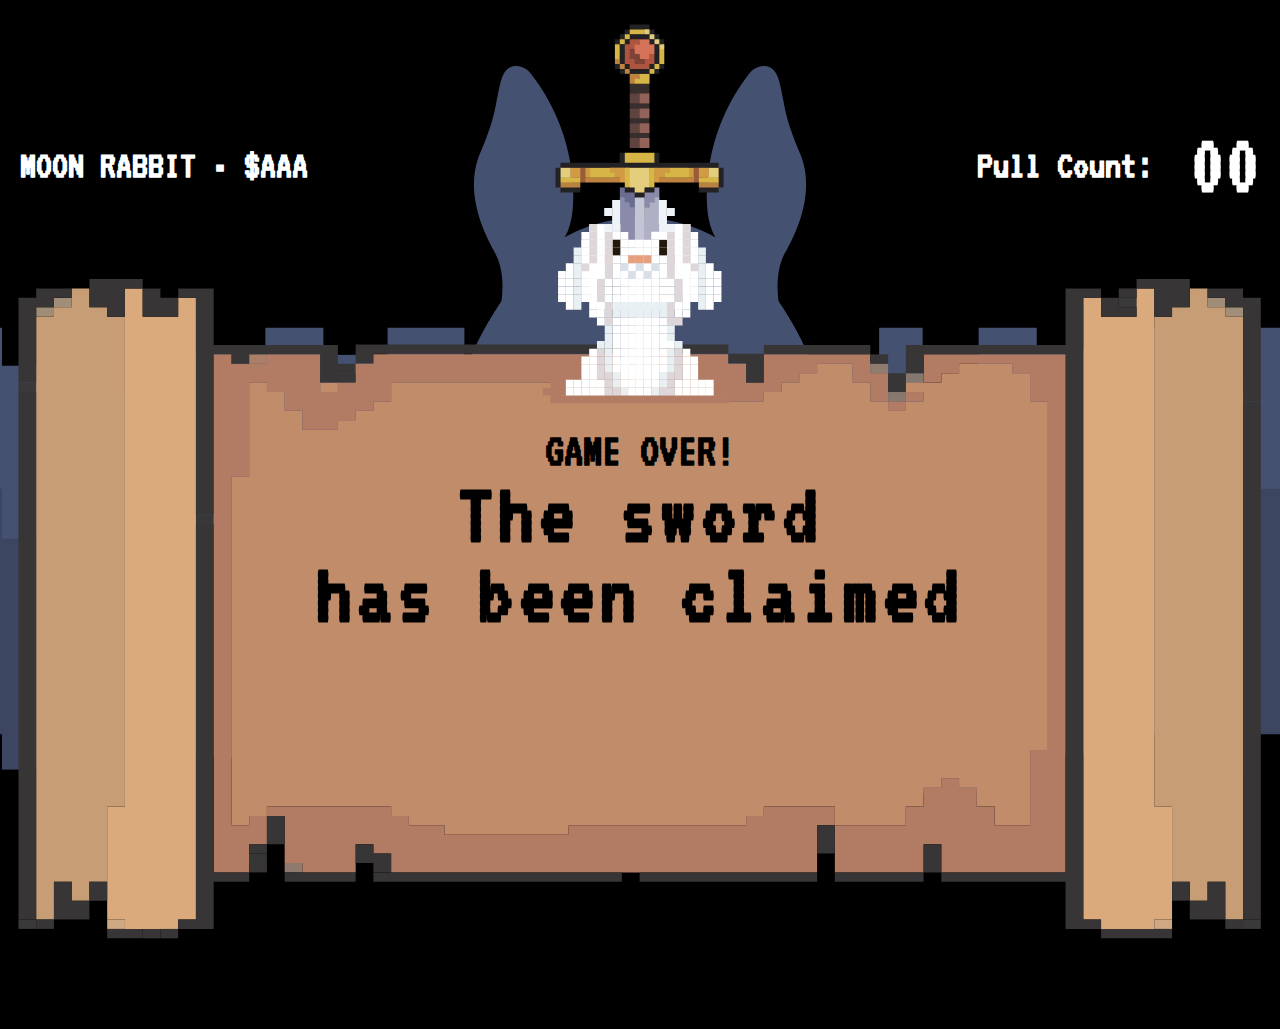
<file: game-over.html>
<!DOCTYPE html>
<html lang="en">
<head>
    <meta charset="UTF-8">
    <meta http-equiv="X-UA-Compatible" content="IE=edge">
    <meta name="viewport" content="width=device-width, initial-scale=1.0">
    <link rel="stylesheet" href="./assets/style.css">
    <title>Game over</title>
</head>
<body>
    <section class=" smash-section smash-bg">
        <div class="smash__header">
            <div class="branding">
                <h2 class="branding__title --title">
                    MOON RABBIT • $AAA
                </h2>
            </div>
            <div class="counter">
                <h2 class="counter__title --title">
                    Pull Count:
                    <span class="counter__span">
                    00
                    </span>
                </h2>
                
            </div>
        </div>


        <div class="congr__container game-over">
            <div class="paper">
                    <svg class="paper__bunny" width="195px" height="380px">
                        <use xlink:href="#bunny"></use>
                    </svg>

                    <svg class="paper-svg"  >
                        <use xlink:href="#paper">
                        </use>
                    </svg>
                
                <h2 class="congr__title --title">
                    GAME OVER!
                    <br>
                    <span>
                    The sword<br>
                    has been claimed
                    </span>
                </h2>
                
                
            </div>
           
        </div>
        
    </section>
</body>

</html>
<svg class="svg-sprite">
    <symbol id="sword" viewBox="0 0 158 361">
        <path d="M60.1254 120.06C61.6002 120.06 63.0759 120.06 64.5507 120.06C64.6123 120.049 64.6729 120.037 64.7345 120.026C64.8307 120.107 64.8999 120.208 64.9442 120.328C65.1683 122.662 64.9875 125.002 65.049 127.339C65.0615 127.814 64.9798 128.302 65.2174 128.913C74.1065 129.001 82.9946 128.987 91.7586 128.992C92.2156 128.514 92.1386 128.079 92.1405 127.673C92.1511 125.621 92.1415 123.569 92.1482 121.517C92.1492 121.07 92.1069 120.615 92.3223 120.196C92.3647 120.151 92.407 120.106 92.4493 120.06C93.9549 120.06 95.4605 120.06 96.966 120.06C97.1286 120.176 97.0641 120.348 97.0641 120.496C97.068 123.155 97.067 125.814 97.067 128.473C97.067 128.726 97.067 128.978 97.067 129.183C97.1238 129.248 97.1421 129.289 97.1671 129.293C97.2287 129.302 97.2941 129.296 97.3585 129.296C115.683 129.296 134.007 129.296 152.331 129.297C152.359 129.297 152.387 129.317 152.415 129.327C152.436 129.351 152.473 129.371 152.477 129.397C152.485 129.459 152.479 129.525 152.479 129.588C152.479 131.03 152.479 132.471 152.479 133.913C152.432 133.956 152.384 133.998 152.338 134.04C151.881 134.253 151.393 134.18 150.918 134.181C145.285 134.191 139.653 134.175 134.019 134.192C130.869 134.282 127.718 134.136 124.566 134.188C104.629 134.216 84.6916 134.175 64.7547 134.188C47.8394 134.169 30.9242 134.206 14.0098 134.188C11.3538 134.177 8.69737 134.188 6.04085 134.181C5.65854 134.18 5.27123 134.216 4.89845 134.088C4.78089 134.037 4.69382 133.953 4.63716 133.837C4.65332 132.324 4.51528 130.807 4.71297 129.296C23.1196 129.296 41.5266 129.296 59.933 129.296C60.1533 128.546 60.0032 127.78 60.0273 127.022C60.1004 124.702 59.9138 122.379 60.1254 120.06Z" fill="#222224"/>
        <path d="M69.3608 0C75.4975 0 81.6342 0 87.7412 0C87.7912 0.0598378 87.8287 0.0835033 87.8287 0.107265C87.8316 1.61071 87.8316 3.11426 87.8316 4.6177C87.7844 4.65975 87.7383 4.70179 87.6911 4.74431C87.3631 4.9143 87.0052 4.88303 86.655 4.88572C81.3668 4.92565 76.0795 4.93113 70.7913 4.92103C70.3757 4.92026 69.9563 4.94729 69.5551 4.7977C69.4368 4.74633 69.3483 4.66321 69.2867 4.55036C69.2992 3.03383 69.1635 1.51422 69.3608 0Z" fill="#222224"/>
        <path d="M0.0952544 133.913C1.57033 133.913 3.0455 133.913 4.52058 133.913C4.58475 133.821 4.64882 133.821 4.71299 133.913C4.79418 134.01 4.8595 134.115 4.91001 134.231C5.13146 135.691 4.98996 137.161 5.009 138.626C5.02844 140.126 5.04421 141.627 4.99602 143.128C5.02343 144.659 5.03103 146.192 4.99409 147.723C4.94714 149.242 5.17168 150.77 4.85036 152.281C4.78408 152.398 4.68451 152.465 4.55204 152.483C3.08303 152.453 1.61256 152.517 0.2005 152.451C-0.0390452 152.267 0.00463208 152.062 0.00453587 151.877C0.00107258 146.075 0.00203319 140.273 0.00309142 134.471C0.00309142 134.282 -0.0261535 134.085 0.0952544 133.913Z" fill="#222224"/>
        <path d="M152.479 133.914C153.983 133.914 155.487 133.914 156.989 133.916C157.013 133.916 157.037 133.954 157.097 134.004C157.097 140.111 157.097 146.248 157.097 152.384C155.599 152.584 154.096 152.438 152.594 152.464C152.466 152.429 152.375 152.351 152.318 152.231C152.083 151.58 152.169 150.903 152.175 150.236C152.229 145.254 152.198 140.271 152.212 135.288C152.213 134.818 152.124 134.319 152.479 133.914Z" fill="#222224"/>
        <path d="M23.1837 152.577C23.1837 154.051 23.1837 155.527 23.1837 157.002C22.9809 157.139 22.7502 157.093 22.5298 157.093C16.795 157.095 11.0603 157.096 5.32547 157.092C5.13817 157.092 4.94125 157.135 4.65302 156.956C4.6333 155.478 4.52546 153.933 4.71296 152.384C5.08247 152.055 5.54068 152.077 5.98619 152.076C11.2943 152.07 16.6024 152.07 21.9105 152.076C22.356 152.077 22.8142 152.055 23.1837 152.384C23.2509 152.427 23.2732 152.47 23.2509 152.512C23.2287 152.555 23.2063 152.577 23.1837 152.577Z" fill="#222224"/>
        <path d="M152.479 152.577C152.479 154.051 152.479 155.527 152.479 157.002C152.277 157.139 152.046 157.093 151.825 157.093C146.091 157.095 140.356 157.095 134.621 157.095C134.432 157.095 134.241 157.098 133.95 157.029C133.929 155.478 133.821 153.933 134.009 152.384C134.378 152.055 134.836 152.077 135.281 152.076C140.59 152.07 145.898 152.07 151.207 152.076C151.652 152.077 152.11 152.055 152.479 152.384C152.547 152.427 152.569 152.47 152.547 152.512C152.525 152.555 152.503 152.577 152.479 152.577Z" fill="#222224"/>
        <path d="M92.4493 9.23542C93.9472 9.23542 95.445 9.23522 96.9429 9.23744C96.9689 9.23744 96.9939 9.26745 97.0189 9.28352C97.0353 9.30872 97.0651 9.33393 97.0651 9.35923C97.067 10.8572 97.067 12.3552 97.067 13.8531C97.0218 13.8942 96.9766 13.9353 96.9314 13.9772C95.4277 14.1977 93.9241 14.3521 92.4329 13.8849C91.9327 12.3921 92.1097 10.8822 92.3232 9.37097C92.3646 9.32556 92.4069 9.28044 92.4493 9.23542Z" fill="#222224"/>
        <path d="M97.067 13.8531C98.5649 13.8531 100.063 13.8529 101.561 13.8551C101.587 13.8551 101.612 13.8852 101.637 13.9012C101.653 13.9264 101.683 13.9516 101.683 13.9769C101.685 15.4749 101.685 16.9729 101.685 18.4708C101.344 18.7793 100.918 18.7641 100.514 18.7323C99.3605 18.6417 98.1772 18.9919 97.0506 18.502C96.5956 16.9512 96.5706 15.4012 97.067 13.8531Z" fill="#222224"/>
        <path d="M101.685 37.1341C101.685 38.6091 101.685 40.0843 101.685 41.5593C100.201 41.7646 98.7111 41.6051 97.2248 41.6445C97.0949 41.6269 96.9987 41.5612 96.9333 41.4476C96.7351 39.9249 96.5302 38.4016 97.0631 36.8987C98.6072 36.4985 100.148 36.4368 101.685 36.9417C101.752 36.9844 101.774 37.0272 101.752 37.0699C101.73 37.1126 101.708 37.1341 101.685 37.1341Z" fill="#222224"/>
        <path d="M97.067 41.7517C97.067 43.2268 97.067 44.702 97.067 46.177C95.5277 46.3297 93.9885 46.3298 92.4493 46.177C92.101 45.7793 92.1212 45.2864 92.1549 44.8189C92.2328 43.7267 91.8932 42.5992 92.4175 41.5431C93.9683 41.0879 95.5191 41.063 97.067 41.5593C97.1343 41.6021 97.1564 41.6449 97.1343 41.6876C97.1122 41.7303 97.09 41.7517 97.067 41.7517Z" fill="#222224"/>
        <path d="M55.5076 13.8531C56.9824 13.8531 58.4582 13.8531 59.933 13.8531C59.9916 13.8401 60.0494 13.8271 60.108 13.8141C60.2052 13.8908 60.2735 13.987 60.3168 14.1024C60.5034 15.3439 60.4063 16.5912 60.3841 17.8367C60.3793 18.0941 60.3062 18.3436 60.1052 18.5332C58.5678 18.8413 57.0324 18.9106 55.499 18.5054C55.3643 16.9544 55.3518 15.4036 55.5076 13.8531Z" fill="#222224"/>
        <path d="M64.743 4.6177C66.2178 4.6177 67.6936 4.6177 69.1684 4.6177C69.2328 4.52467 69.2963 4.52467 69.3608 4.6177C69.7321 5.05119 69.6821 5.58299 69.6542 6.08517C69.5965 7.12781 69.8783 8.19719 69.4271 9.21116C69.1347 9.51151 68.7479 9.53027 68.3737 9.51949C67.2154 9.48611 66.0495 9.66582 64.8998 9.39866C64.7834 9.34412 64.7045 9.25513 64.6632 9.13353C64.6901 7.62854 64.5429 6.12009 64.743 4.6177Z" fill="#222224"/>
        <path d="M87.8316 4.6177C89.3295 4.6177 90.8273 4.6175 92.3252 4.61972C92.3512 4.61972 92.3762 4.64973 92.4012 4.6658C92.4176 4.691 92.4474 4.71621 92.4474 4.74151C92.4493 6.23947 92.4493 7.73744 92.4493 9.2354C92.052 9.58375 91.5585 9.56365 91.0909 9.53017C89.999 9.45205 88.8716 9.79097 87.8153 9.26686C87.416 7.71618 87.3929 6.16617 87.8316 4.6177Z" fill="#222224"/>
        <path d="M60.1254 9.2354C61.6002 9.2354 63.0759 9.2354 64.5506 9.2354C64.6151 9.14238 64.6786 9.14238 64.743 9.2354C65.0913 9.63311 65.0711 10.126 65.0374 10.5936C64.9595 11.6858 65.2991 12.8133 64.7748 13.8694C63.224 14.3245 61.6733 14.3495 60.1254 13.8531C59.9724 12.3139 59.9724 10.7746 60.1254 9.2354Z" fill="#222224"/>
        <path d="M60.1254 323.239C60.1254 320.161 60.1254 317.082 60.1254 314.004C60.59 313.612 61.1547 313.731 61.6906 313.697C62.542 313.643 63.4136 313.835 64.2746 313.527C64.6988 312.154 64.1264 310.689 64.7017 309.331C66.0658 308.78 67.531 309.345 68.9019 308.912C69.2771 307.535 68.8066 306.116 69.2646 304.771C70.6277 304.134 72.0939 304.716 73.4118 304.335C73.7331 303.525 73.7986 251.012 73.4926 249.864C72.9125 249.525 72.2574 249.714 71.6321 249.663C70.8769 249.602 70.09 249.824 69.3723 249.413C69.0125 249.016 69.0471 248.515 69.0683 248.043C69.1164 246.939 68.8653 245.806 69.3117 244.703C70.6701 244.117 72.14 244.72 73.6639 244.205C73.686 239.954 73.6793 235.684 73.6687 231.364C72.3055 231.088 71.1126 231.16 69.8552 231.28C69.3906 232.669 69.9466 234.131 69.4291 235.536C68.1044 236.131 66.6402 235.55 65.2221 235.956C64.7729 237.296 65.328 238.758 64.8729 239.994C64.5179 240.368 64.1582 240.428 63.8099 240.403C62.5814 240.318 61.3135 240.719 60.1254 240.121C60.1254 237.042 60.1254 233.964 60.1254 230.885C60.591 230.493 61.1557 230.612 61.6915 230.576C62.5429 230.52 63.4164 230.727 64.2736 230.394C64.6873 229.048 64.1543 227.621 64.6719 226.256C65.9985 225.609 67.4742 226.243 68.8769 225.786C69.3444 224.459 68.7403 222.986 69.3021 221.617C70.6489 221.024 72.115 221.599 73.433 221.21C73.7707 220.692 73.6658 220.165 73.6658 219.664C73.6716 206.326 73.6783 192.986 73.6668 179.648C73.662 174.165 73.7283 168.683 73.7101 163.2C73.7081 162.785 73.6697 162.364 73.812 161.959C73.8669 161.839 73.9506 161.747 74.0641 161.679C74.5557 161.472 75.0742 161.546 75.5821 161.545C77.6947 161.536 79.8073 161.537 81.919 161.544C82.3615 161.546 82.8194 161.489 83.3909 161.891C83.6708 164.785 83.4803 167.81 83.4986 170.829C83.5477 174.831 83.5159 178.834 83.5188 182.836C83.5246 190.49 83.5188 198.144 83.5246 205.798C83.5246 206.302 83.4313 206.826 83.7709 207.383C84.9186 207.555 86.1134 207.54 87.3544 207.384C87.7844 205.978 87.2361 204.52 87.7584 203.127C89.1091 202.575 90.5656 203.105 91.9663 202.737C92.4194 201.372 91.8403 199.907 92.4194 198.453C93.9029 198.205 95.393 198.036 96.8919 198.527C97.0612 200.558 96.938 202.593 96.9611 204.626C96.9736 205.674 97.015 206.726 96.9303 207.774C96.5167 208.194 95.9789 208.059 95.4796 208.096C94.6301 208.159 93.7595 207.955 92.9024 208.268C92.4993 209.643 93.0351 211.096 92.5108 212.481C91.1428 212.995 89.6931 212.489 88.2866 212.847C87.8941 214.226 88.3857 215.674 87.9345 217.059C86.5617 217.647 85.1081 217.091 83.5496 217.504C83.4765 221.766 83.5313 226.055 83.5169 230.312C84.4193 230.744 85.2293 230.523 86.0095 230.584C86.6367 230.633 87.2986 230.454 87.8681 230.875C88.3712 232.408 88.1423 233.942 87.9864 235.486C86.5549 236.126 85.0917 235.566 83.7699 235.933C83.4419 236.807 83.4149 289.434 83.7228 290.39C84.5472 290.674 86.3154 290.698 87.3679 290.418C87.8027 289.106 87.2264 287.646 87.7565 286.268C89.0985 285.659 90.5627 286.257 91.9692 285.833C92.4108 284.494 91.8586 283.032 92.3992 281.576C93.9 281.319 95.3901 281.159 96.889 281.643C97.065 283.491 96.9448 285.342 96.9592 287.191C96.9698 288.435 97.0371 289.681 96.913 290.924C96.4811 291.307 95.9481 291.194 95.445 291.22C94.6215 291.264 93.7845 291.126 92.936 291.363C92.4771 292.736 93.0698 294.205 92.4993 295.57C91.1553 296.164 89.6844 295.568 88.3106 296.01C87.8806 297.365 88.4184 298.792 87.9085 300.155C86.5857 300.81 85.1119 300.183 83.7699 300.603C83.3995 301.097 83.5265 301.66 83.5265 302.191C83.5198 316.518 83.5207 330.845 83.5217 345.173C83.5217 345.557 83.5275 345.942 83.4986 346.326C83.5486 349.081 83.5188 351.836 83.514 354.59C83.513 354.942 83.4957 355.298 83.2677 355.599C82.9445 355.859 82.5539 355.864 82.171 355.866C79.7717 355.878 77.3725 355.88 74.9732 355.865C74.6211 355.864 74.2661 355.847 73.9602 355.633C73.5869 355.155 73.7149 354.59 73.7129 354.057C73.662 341.378 73.6687 328.699 73.6668 316.019C73.6668 315.517 73.763 314.994 73.433 314.443C72.2824 314.226 71.0914 314.261 69.8466 314.429C69.4118 315.821 69.9351 317.276 69.4637 318.64C68.0899 319.26 66.6257 318.659 65.2231 319.089C64.7652 320.426 65.3568 321.892 64.8508 323.15C64.4496 323.536 64.0215 323.565 63.6117 323.534C62.4486 323.445 61.2452 323.827 60.1254 323.239Z" fill="#C3C5D4"/>
        <path d="M73.9784 161.812C73.9784 181.734 73.9784 201.654 73.9784 221.577C73.7225 221.726 73.4637 221.628 73.2175 221.646C72.9625 221.664 72.7057 221.65 72.4488 221.65C72.1929 221.65 71.937 221.65 71.6802 221.65C71.4243 221.65 71.1674 221.65 70.9115 221.65C70.6556 221.65 70.3988 221.65 70.1429 221.65C69.8927 221.65 69.6436 221.65 69.3656 221.65C69.3656 223.204 69.3656 224.701 69.3656 226.195C69.0981 226.34 68.8403 226.246 68.5931 226.264C68.3381 226.281 68.0813 226.268 67.8244 226.268C67.5685 226.268 67.3126 226.268 67.0558 226.268C66.7999 226.268 66.544 226.268 66.2871 226.268C66.0312 226.268 65.7743 226.255 65.5184 226.271C65.2712 226.287 65.0143 226.204 64.744 226.329C64.744 227.827 64.744 229.324 64.744 230.791C64.6882 230.842 64.668 230.873 64.6411 230.883C64.6132 230.894 64.5776 230.885 64.5458 230.885C63.072 230.885 61.5992 230.885 60.1254 230.885C60.1254 207.797 60.1254 184.708 60.1254 161.62C61.6502 161.005 63.1827 161.401 64.6988 161.421C65.3818 162.896 64.7661 164.365 65.2125 165.771C66.5478 166.216 68.0101 165.639 69.3858 166.169C69.9899 167.515 69.3906 168.982 69.8379 170.427C70.9789 170.64 72.1323 170.597 73.2396 170.455C73.5474 169.997 73.4801 169.571 73.482 169.161C73.4907 167.111 73.4686 165.061 73.4984 163.011C73.5042 162.575 73.3579 162.025 73.9784 161.812Z" fill="#8A8BAB"/>
        <path d="M69.3608 249.356C70.8673 249.356 72.3728 249.356 73.888 249.356C74.0554 249.578 73.9736 249.841 73.9736 250.082C73.9794 262.742 73.9785 275.401 73.9785 288.06C73.9785 293.284 73.9785 298.508 73.9785 303.732C73.9785 304.05 73.9785 304.368 73.9785 304.672C73.9409 304.71 73.9217 304.739 73.8948 304.753C73.8697 304.767 73.8361 304.768 73.8053 304.768C72.3632 304.769 70.9212 304.769 69.4791 304.771C69.4541 304.771 69.4291 304.803 69.3713 304.845C69.3713 306.317 69.3713 307.815 69.3713 309.28C69.3155 309.335 69.2963 309.365 69.2694 309.379C69.2434 309.39 69.2078 309.386 69.177 309.386C67.7667 309.386 66.3564 309.386 64.946 309.386C64.9143 309.386 64.8797 309.379 64.8508 309.388C64.8239 309.398 64.8027 309.427 64.746 309.475C64.746 310.944 64.746 312.441 64.746 313.89C64.6863 313.956 64.668 313.997 64.644 314.001C64.5814 314.011 64.516 314.004 64.4516 314.004C63.0095 314.004 61.5674 314.004 60.1254 314.004C60.1254 295.533 60.1254 277.062 60.1254 258.591C60.5275 258.245 61.0191 258.325 61.4905 258.302C62.4025 258.256 63.327 258.412 64.29 258.165C64.6882 256.831 64.239 255.438 64.5795 254.115C64.6276 254.006 64.7027 253.921 64.8017 253.856C65.607 253.552 66.4468 253.74 67.2693 253.686C67.8042 253.651 68.3555 253.781 68.9327 253.51C69.3232 252.208 68.8114 250.8 69.2415 249.479C69.2809 249.438 69.3204 249.397 69.3608 249.356Z" fill="#8A8BAB"/>
        <path d="M60.1254 323.239C61.6309 323.239 63.1355 323.239 64.6401 323.236C64.6642 323.236 64.6873 323.197 64.7421 323.147C64.7421 321.68 64.7421 320.183 64.7421 318.717C64.7969 318.665 64.8181 318.628 64.8431 318.625C64.9057 318.616 64.9711 318.622 65.0355 318.622C66.4439 318.622 67.8533 318.622 69.2626 318.622C69.4214 318.504 69.3579 318.333 69.3579 318.184C69.3627 316.967 69.3608 315.75 69.3608 314.533C69.3608 314.377 69.3608 314.221 69.3608 314.096C69.4175 314.045 69.4406 314.007 69.4647 314.007C70.9375 314.004 72.4104 314.004 73.8909 314.004C74.0545 314.23 73.9736 314.492 73.9736 314.734C73.9794 328.344 73.9785 341.954 73.9785 355.563C73.9188 355.575 73.8592 355.586 73.7995 355.597C73.7572 355.554 73.7149 355.51 73.6716 355.468C73.4465 355.051 73.4907 354.595 73.4888 354.15C73.4811 352.13 73.4898 350.11 73.483 348.089C73.4821 347.677 73.534 347.253 73.281 346.771C72.0573 346.368 70.6624 346.899 69.3444 346.418C68.7354 345.065 69.3098 343.603 68.9192 342.174C67.557 341.739 66.0639 342.304 64.7604 341.814C64.3121 341.073 64.4891 340.351 64.4429 339.657C64.3958 338.964 64.5689 338.249 64.2572 337.535C63.3856 337.264 62.4833 337.445 61.5973 337.393C61.0912 337.364 60.5612 337.463 60.1254 337.092C60.1254 332.475 60.1254 327.857 60.1254 323.239Z" fill="#8A8BAB"/>
        <path d="M60.1254 240.121C61.6319 240.121 63.1394 240.121 64.6459 240.121C64.8037 240.001 64.7402 239.83 64.7402 239.681C64.745 238.462 64.7431 237.244 64.7431 236.025C64.7431 235.87 64.7431 235.715 64.7431 235.591C64.8056 235.541 64.8268 235.514 64.8547 235.505C64.8835 235.495 64.9182 235.503 64.9499 235.503C66.391 235.503 67.8331 235.503 69.2646 235.503C69.2973 235.47 69.3252 235.451 69.3406 235.424C69.355 235.399 69.3598 235.366 69.3598 235.336C69.3608 233.894 69.3608 232.451 69.3627 231.008C69.3627 230.983 69.3935 230.958 69.4252 230.909C70.9067 230.909 72.4046 230.909 73.9063 230.909C73.9246 230.928 73.9554 230.947 73.9679 230.974C73.9804 231.001 73.9785 231.035 73.9785 231.066C73.9785 235.587 73.9785 240.107 73.9766 244.628C73.9766 244.652 73.94 244.676 73.8938 244.733C72.4238 244.733 70.926 244.733 69.4676 244.733C69.4069 244.791 69.3675 244.81 69.3637 244.835C69.354 244.899 69.3608 244.963 69.3608 245.028C69.3608 246.471 69.3608 247.913 69.3608 249.356C68.9596 249.702 68.469 249.629 67.9966 249.652C67.0837 249.697 66.1601 249.547 65.2068 249.776C64.8951 250.651 65.0961 251.546 65.0403 252.419C65.0057 252.95 65.1298 253.51 64.7431 253.974C63.2038 254.462 61.6646 254.462 60.1254 253.974C60.1254 249.356 60.1254 244.738 60.1254 240.121Z" fill="#8A8BAB"/>
        <path d="M60.1254 337.092C61.6521 337.092 63.1798 337.092 64.7354 337.092C64.7354 338.646 64.7354 340.141 64.7354 341.606C64.7873 341.658 64.8066 341.689 64.8335 341.701C64.8604 341.714 64.8951 341.71 64.9259 341.71C66.365 341.71 67.8042 341.71 69.2424 341.712C69.2675 341.712 69.2925 341.745 69.3463 341.783C69.3463 343.257 69.3463 344.752 69.3463 346.217C69.3983 346.269 69.4175 346.299 69.4454 346.312C69.4704 346.326 69.5041 346.327 69.5349 346.327C70.9096 346.328 72.2843 346.328 73.66 346.33C73.685 346.33 73.711 346.359 73.736 346.374C73.7534 346.399 73.7841 346.424 73.7841 346.45C73.7861 349.487 73.7861 352.525 73.7861 355.563C73.4561 355.894 73.027 355.863 72.6172 355.866C70.3844 355.879 68.1505 355.877 65.9177 355.867C65.5031 355.866 65.0817 355.868 64.7431 355.563C64.3977 355.162 64.466 354.671 64.4477 354.199C64.4112 353.286 64.5314 352.364 64.3419 351.417C63.4482 351.098 62.5525 351.299 61.68 351.243C61.149 351.208 60.5891 351.332 60.1254 350.946C60.1254 346.328 60.1254 341.71 60.1254 337.092Z" fill="#6A6D90"/>
        <path d="M60.1254 147.767C49.3508 147.767 38.5761 147.767 27.8015 147.767C27.4981 147.429 27.4775 147.007 27.5057 146.597C27.5854 145.437 27.2577 144.248 27.7447 143.117C28.2176 142.762 28.7728 142.852 29.3031 142.849C30.3479 142.843 31.3927 142.817 32.4375 142.864C40.124 142.823 47.8096 142.819 55.4952 142.863C57.0431 142.884 58.6025 142.681 60.2543 143.044C60.4361 144.669 60.7151 146.218 60.1254 147.767Z" fill="#BE843F"/>
        <path d="M73.9784 161.812C73.9236 161.834 73.8688 161.857 73.7851 161.892C73.7851 164.849 73.7851 167.819 73.7851 170.747C73.7302 170.808 73.712 170.848 73.6869 170.852C73.6244 170.862 73.56 170.855 73.4955 170.855C72.1506 170.855 70.8057 170.855 69.4618 170.855C69.2992 170.74 69.3636 170.567 69.3636 170.419C69.3588 169.047 69.3608 167.675 69.3608 166.332C69.3059 166.281 69.2867 166.25 69.2588 166.239C69.2309 166.229 69.1962 166.237 69.1635 166.237C67.7234 166.237 66.2823 166.237 64.8412 166.237C64.6825 166.12 64.7459 165.948 64.7459 165.799C64.7411 164.427 64.7431 163.055 64.7431 161.713C64.6863 161.662 64.6632 161.623 64.6401 161.623C63.1346 161.62 61.63 161.62 60.1254 161.62C60.1254 158.56 60.1254 155.499 60.1254 152.47C60.1908 152.421 60.2158 152.386 60.2398 152.386C61.7406 152.384 63.2423 152.384 64.7431 152.384C64.7835 152.429 64.8239 152.472 64.8652 152.516C65.174 153.285 64.9922 154.09 65.0384 154.879C65.0692 155.414 64.9749 155.96 65.1692 156.451C65.5627 156.767 65.9898 156.699 66.3948 156.701C68.4661 156.71 70.5363 156.699 72.6076 156.709C73.0799 156.71 73.5705 156.656 73.99 156.965C74.3969 157.501 74.2719 158.131 74.267 158.726C74.2594 159.65 74.3738 160.581 74.1757 161.499C74.1256 161.613 74.0593 161.717 73.9784 161.812Z" fill="#6A6D90"/>
        <path d="M60.1254 147.767C60.1254 146.269 60.1254 144.771 60.1235 143.273C60.1235 143.247 60.0936 143.222 60.0773 143.197C60.0523 143.181 60.0273 143.151 60.0013 143.151C58.5034 143.149 57.0055 143.149 55.5077 143.149C55.1373 142.715 55.2354 142.185 55.2046 141.68C55.1498 140.797 55.3451 139.895 55.0411 139.001C53.6741 138.563 52.2118 139.141 50.762 138.542C50.5725 137.051 50.331 135.56 50.8803 134.067C54.2609 133.941 57.6424 134.031 61.023 134.021C62.2611 134.018 63.505 133.906 64.7402 134.101C65.0933 134.463 65.0471 134.927 65.0481 135.369C65.0587 139.079 65.0587 142.789 65.049 146.499C65.0471 146.939 65.0971 147.405 64.7431 147.767C63.2039 147.767 61.6646 147.767 60.1254 147.767Z" fill="#D19B43"/>
        <path d="M23.1838 152.384C17.0268 152.384 10.8699 152.384 4.71295 152.384C4.71295 150.845 4.71295 149.306 4.71295 147.767C4.96625 147.536 5.27987 147.473 5.60417 147.473C11.2985 147.475 16.9929 147.401 22.6877 147.508C22.813 147.533 22.9319 147.576 23.0454 147.636C23.0917 147.679 23.1377 147.722 23.1838 147.767C23.1838 149.306 23.1838 150.845 23.1838 152.384Z" fill="#B9823F"/>
        <path d="M64.7431 147.767C64.7431 143.213 64.7431 138.659 64.7431 134.106C64.797 134.078 64.8518 134.051 64.9057 134.023C66.417 134.078 67.9351 133.861 69.4416 134.141C69.6609 134.448 69.6648 134.805 69.6648 135.156C69.6744 140.565 69.6783 145.974 69.6638 151.384C69.6629 151.736 69.6465 152.091 69.431 152.397C67.8677 152.86 66.3045 152.887 64.7431 152.384C64.7431 150.845 64.7431 149.306 64.7431 147.767Z" fill="#D7B647"/>
        <path d="M64.7431 134.106C60.1254 134.106 55.5077 134.106 50.89 134.106C50.5812 134.387 50.1954 134.41 49.8106 134.41C44.0337 134.406 38.2558 134.45 32.4798 134.391C31.1089 134.467 29.73 134.312 28.4082 134.48C28.0283 134.875 28.1097 135.31 28.1076 135.715C28.0971 137.735 28.108 139.754 28.0996 141.774C28.0977 142.249 28.1509 142.745 27.8015 143.149C27.8015 144.688 27.8015 146.227 27.8015 147.767C26.2622 147.767 24.723 147.767 23.1838 147.767C22.8267 147.36 22.9192 146.86 22.9174 146.388C22.904 142.93 22.8667 139.471 22.8784 136.012C22.88 135.54 22.9547 135.05 22.6187 134.493C19.916 134.267 17.1349 134.526 14.3669 134.355C14.2471 134.331 14.1353 134.286 14.0311 134.223C13.99 134.179 13.9491 134.135 13.9083 134.091C13.9217 134.031 13.935 133.972 13.9483 133.914C30.8799 133.914 47.8115 133.914 64.7431 133.914C64.8056 133.956 64.8268 133.999 64.8056 134.041C64.7854 134.085 64.7643 134.106 64.7431 134.106Z" fill="#995C39"/>
        <path d="M60.1254 253.974C61.6646 253.974 63.2038 253.974 64.7431 253.974C64.7431 255.472 64.7431 256.969 64.7412 258.467C64.7412 258.493 64.7113 258.518 64.695 258.543C64.67 258.56 64.6449 258.59 64.619 258.59C63.1211 258.591 61.6232 258.591 60.1254 258.591C60.1254 257.052 60.1254 255.513 60.1254 253.974Z" fill="#C3C5D4"/>
        <path d="M73.9785 161.812C73.9785 161.748 73.9785 161.684 73.9785 161.62C74.3825 161.271 74.8779 161.327 75.3532 161.326C77.4042 161.318 79.4543 161.326 81.5043 161.32C81.9151 161.318 82.3413 161.373 82.7781 161.097C83.1456 159.83 82.7001 158.458 83.0465 157.15C83.0965 157.038 83.1744 156.948 83.2783 156.881C83.7276 156.662 84.2115 156.711 84.6867 156.71C86.6945 156.703 88.7022 156.709 90.7099 156.706C91.1198 156.705 91.5373 156.736 91.9914 156.533C92.4233 155.235 91.8855 153.825 92.3261 152.514C92.3665 152.47 92.4079 152.428 92.4493 152.384C93.9558 152.384 95.4623 152.384 96.9698 152.384C97.1276 152.503 97.0574 152.674 97.0651 152.824C97.0747 153.016 97.067 153.209 97.067 153.401C97.067 219.25 97.067 285.097 97.067 350.946C97.0044 350.956 96.941 350.967 96.8784 350.977C96.8361 350.93 96.7928 350.883 96.7495 350.836C96.5888 350.546 96.5744 350.225 96.5744 349.906C96.5744 345.629 96.5398 341.352 96.5889 337.074C96.5388 336.499 96.5629 335.922 96.5629 335.346C96.5619 321.153 96.56 306.96 96.5677 292.767C96.5687 292.14 96.4263 291.474 96.8746 290.916C96.8746 287.837 96.8746 284.759 96.8746 281.68C96.4436 281.153 96.5677 280.522 96.5667 279.925C96.56 267.917 96.5561 255.909 96.5648 243.901C96.5687 238.042 96.5234 232.183 96.5889 226.323C96.56 224.758 96.5552 223.193 96.5898 221.628C96.5359 217.378 96.5725 213.127 96.5715 208.878C96.5715 208.492 96.5937 208.107 96.8746 207.797C96.8746 204.718 96.8746 201.64 96.8746 198.561C96.4465 198.032 96.5735 197.4 96.5735 196.804C96.5658 185.749 96.5687 174.695 96.5638 163.64C96.5638 163.136 96.6523 162.613 96.3358 162.041C95.2536 161.837 94.1213 161.909 92.9409 162.012C92.4887 163.425 93.039 164.885 92.532 166.273C91.1852 166.867 89.721 166.282 88.3097 166.702C87.8595 168.036 88.4338 169.502 87.947 170.76C87.542 171.149 87.1129 171.179 86.7022 171.149C85.5391 171.06 84.3346 171.443 83.2139 170.855C83.2139 167.882 83.2139 164.909 83.2119 161.936C83.2119 161.91 83.1821 161.885 83.135 161.812C80.1037 161.812 77.0406 161.812 73.9785 161.812Z" fill="#8A8BAB"/>
        <path d="M129.391 147.767C118.616 147.767 107.842 147.767 97.067 147.767C96.4706 146.252 96.8015 144.724 96.8842 143.098C98.5245 142.628 100.114 142.904 101.68 142.863C109.357 142.825 117.034 142.817 124.71 142.864C126.036 142.79 127.375 142.943 128.631 142.771C128.958 142.303 128.892 141.877 128.894 141.47C128.902 139.46 128.89 137.45 128.903 135.439C128.906 134.971 128.826 134.47 129.205 134.078C129.713 134.206 129.678 134.646 129.68 135.004C129.715 138.962 129.711 142.921 129.687 146.879C129.685 147.202 129.622 147.515 129.391 147.767Z" fill="#BE843F"/>
        <path d="M101.685 143.149C100.187 143.149 98.689 143.149 97.1911 143.151C97.1651 143.151 97.1401 143.181 97.1151 143.197C97.0988 143.222 97.0689 143.247 97.0689 143.273C97.067 144.771 97.067 146.269 97.067 147.767C95.5278 147.767 93.9886 147.767 92.4493 147.767C92.0539 147.34 92.153 146.806 92.1511 146.306C92.1395 142.853 92.1482 139.399 92.1424 135.945C92.1415 135.503 92.203 135.048 91.9077 134.511C90.5955 134.285 89.1909 134.482 87.8027 134.391C82.0152 134.446 76.2287 134.408 70.4421 134.41C70.0573 134.41 69.6706 134.388 69.3608 134.106C67.8216 134.106 66.2823 134.106 64.7431 134.106C64.7431 134.041 64.7431 133.978 64.7431 133.914C84.6887 133.914 104.635 133.914 124.581 133.914C124.592 133.974 124.604 134.035 124.615 134.095C124.571 134.139 124.526 134.181 124.482 134.223C124.002 134.47 123.481 134.405 122.974 134.406C118.046 134.412 113.118 134.407 108.191 134.413C107.719 134.414 107.228 134.331 106.742 134.642C106.364 135.894 106.882 137.288 106.37 138.573C104.981 139.131 103.522 138.584 102.162 138.982C101.848 139.897 102.043 140.799 101.989 141.681C101.958 142.186 102.055 142.715 101.685 143.149Z" fill="#D19B43"/>
        <path d="M152.479 152.384C146.322 152.384 140.165 152.384 134.009 152.384C134.009 150.909 134.009 149.434 134.009 147.959C133.956 147.825 133.991 147.721 134.112 147.647C134.592 147.402 135.113 147.466 135.62 147.465C140.545 147.46 145.471 147.465 150.397 147.459C150.867 147.458 151.358 147.543 151.879 147.207C152.113 145.904 151.906 144.528 152.003 143.168C151.942 140.328 152.041 137.484 151.942 134.511C149.013 134.279 146.175 134.494 143.348 134.387C143.225 134.386 143.104 134.385 142.98 134.388C140.334 134.431 137.687 134.403 135.042 134.402C134.722 134.401 134.402 134.39 134.111 134.228C134.064 134.186 134.019 134.142 133.974 134.098C133.985 134.037 133.997 133.975 134.009 133.914C140.165 133.914 146.322 133.914 152.479 133.914C152.479 140.07 152.479 146.227 152.479 152.384Z" fill="#B9823F"/>
        <path d="M87.8316 134.106C89.3343 134.106 90.837 134.106 92.3396 134.108C92.3627 134.109 92.3868 134.144 92.4493 134.194C92.4493 138.698 92.4493 143.233 92.4493 147.767C92.4493 149.306 92.4493 150.845 92.4493 152.384C92.0481 152.735 91.5508 152.714 91.0794 152.681C89.9788 152.603 88.8417 152.942 87.7767 152.419C87.5103 152.058 87.5257 151.634 87.5247 151.22C87.516 145.94 87.518 140.66 87.5237 135.381C87.5247 134.934 87.5026 134.475 87.8316 134.106Z" fill="#D7B647"/>
        <path d="M134.009 147.767C134.009 147.831 134.009 147.894 134.009 147.959C133.886 147.991 133.849 147.878 133.774 147.822C133.721 147.804 133.665 147.769 133.609 147.768C132.203 147.766 130.797 147.767 129.391 147.767C129.391 143.235 129.391 138.704 129.391 134.185C129.307 134.151 129.253 134.128 129.199 134.106C128.671 134.529 128.044 134.395 127.452 134.394C126.596 134.391 125.735 134.486 124.884 134.31C124.765 134.269 124.664 134.201 124.581 134.106C124.581 134.041 124.581 133.978 124.581 133.914C127.724 133.914 130.866 133.914 134.009 133.914C134.009 133.978 134.009 134.041 134.009 134.106C134.289 134.415 134.31 134.8 134.31 135.184C134.309 137.831 134.346 140.476 134.293 143.122C134.337 144.308 134.31 145.494 134.308 146.68C134.307 147.067 134.291 147.455 134.009 147.767Z" fill="#995C39"/>
        <path d="M64.7431 120.06C73.9785 120.06 83.2139 120.06 92.4493 120.06C92.4493 123.106 92.4493 126.151 92.4493 129.194C92.3647 129.328 92.23 129.295 92.1078 129.295C83.1004 129.296 74.092 129.296 65.0846 129.295C64.9923 129.295 64.8999 129.284 64.822 129.278C64.7873 129.242 64.7498 129.222 64.746 129.196C64.7373 129.133 64.7431 129.068 64.7431 129.004C64.7431 126.023 64.7431 123.042 64.7431 120.06Z" fill="#D7B647"/>
        <path d="M13.9483 133.914C13.9483 133.978 13.9483 134.041 13.9483 134.106C13.619 134.438 13.189 134.406 12.7796 134.409C10.4824 134.421 8.18508 134.419 5.88787 134.411C5.47314 134.409 5.05178 134.411 4.71295 134.106C4.71295 134.041 4.71295 133.978 4.71295 133.914C7.79142 133.914 10.8699 133.914 13.9483 133.914Z" fill="#D19B43"/>
        <path d="M69.3608 64.6479C69.3608 61.5694 69.3608 58.4909 69.3608 55.4125C69.6715 55.1321 70.0573 55.1156 70.4421 55.1149C71.6235 55.1127 72.8048 55.085 73.9862 55.1284C78.2412 55.08 82.4972 55.1132 86.7522 55.1113C87.0081 55.1112 87.2649 55.1232 87.5103 55.2112C87.6276 55.2617 87.7344 55.3291 87.8316 55.4125C87.8316 58.5551 87.8316 61.6976 87.8316 64.8403C87.6276 64.9502 87.4064 64.965 87.1812 64.9621C84.3125 64.9236 81.4438 64.984 78.575 64.932C75.8631 64.984 73.1521 64.9492 70.4402 64.9496C70.0554 64.9497 69.6705 64.9284 69.3608 64.6479Z" fill="#382E2E"/>
        <path d="M87.8316 101.59C87.8316 103.193 87.8316 104.796 87.8316 106.4C87.6276 106.509 87.4064 106.525 87.1812 106.522C84.3125 106.483 81.4438 106.543 78.575 106.491C75.8631 106.543 73.1521 106.508 70.4402 106.509C70.0554 106.509 69.6705 106.488 69.3608 106.207C69.3608 104.668 69.3608 103.129 69.3608 101.59C69.6705 101.309 70.0573 101.287 70.4421 101.287C73.1579 101.289 75.8737 101.252 78.5894 101.304C81.3091 101.254 84.0287 101.287 86.7483 101.287C87.1341 101.287 87.5208 101.308 87.8316 101.59Z" fill="#382E2E"/>
        <path d="M69.3608 92.3541C69.3608 90.8149 69.3608 89.2756 69.3608 87.7364C69.6705 87.4555 70.0573 87.4345 70.4421 87.4347C73.1579 87.436 75.8737 87.3989 78.5894 87.4511C81.3091 87.4009 84.0287 87.4343 86.7483 87.4341C87.1341 87.4341 87.5208 87.4549 87.8316 87.7364C87.8316 89.3401 87.8316 90.9428 87.8316 92.5465C87.6276 92.6562 87.4064 92.6716 87.1812 92.6687C84.3125 92.6302 81.4438 92.6898 78.575 92.6379C75.8631 92.6898 73.1521 92.6552 70.4402 92.6562C70.0554 92.6562 69.6705 92.635 69.3608 92.3541Z" fill="#382E2E"/>
        <path d="M69.3608 78.501C69.3608 76.9617 69.3608 75.4225 69.3608 73.8833C69.6705 73.6024 70.0573 73.5814 70.4421 73.5816C73.1579 73.5828 75.8737 73.5458 78.5894 73.5979C81.3091 73.5477 84.0287 73.5812 86.7483 73.581C87.1341 73.581 87.5208 73.6018 87.8316 73.8833C87.8316 75.4867 87.8316 77.09 87.8316 78.6934C87.6276 78.8033 87.4064 78.8182 87.1812 78.8152C84.3125 78.7767 81.4438 78.8371 78.575 78.7852C75.8631 78.8371 73.1521 78.8023 70.4402 78.8028C70.0554 78.8029 69.6705 78.7815 69.3608 78.501Z" fill="#382E2E"/>
        <path d="M69.3608 106.207C72.4392 106.207 75.5177 106.207 78.5962 106.207C78.9011 106.546 78.8992 106.967 78.9011 107.382C78.9098 109.677 78.9098 111.973 78.9011 114.268C78.8992 114.683 78.9011 115.104 78.5962 115.443C75.5591 115.443 72.522 115.443 69.4849 115.441C69.4599 115.441 69.4339 115.411 69.4089 115.394C69.3925 115.369 69.3627 115.344 69.3627 115.318C69.3608 112.281 69.3608 109.244 69.3608 106.207Z" fill="#5F433F"/>
        <path d="M78.5962 73.8833C75.5177 73.8833 72.4392 73.8833 69.3608 73.8833C69.3608 70.8048 69.3608 67.7263 69.3608 64.6479C72.4392 64.6479 75.5177 64.6479 78.5962 64.6479C78.9011 64.9865 78.8992 65.4076 78.9011 65.822C78.9098 68.1177 78.9098 70.4134 78.9011 72.7091C78.8992 73.1236 78.9011 73.5446 78.5962 73.8833Z" fill="#5F433F"/>
        <path d="M69.3608 78.501C72.4392 78.501 75.5177 78.501 78.5962 78.501C78.9011 78.8396 78.8992 79.2607 78.9011 79.6751C78.9098 81.9708 78.9098 84.2666 78.9011 86.5622C78.8992 86.9767 78.9011 87.3977 78.5962 87.7364C75.5177 87.7364 72.4392 87.7364 69.3608 87.7364C69.3608 84.6579 69.3608 81.5794 69.3608 78.501Z" fill="#5F433F"/>
        <path d="M69.3608 92.3541C72.4392 92.3541 75.5177 92.3541 78.5962 92.3541C78.9011 92.6927 78.8992 93.1141 78.9011 93.5287C78.9098 95.8241 78.9098 98.1195 78.9011 100.415C78.8992 100.83 78.9011 101.251 78.5962 101.59C75.5177 101.59 72.4392 101.59 69.3608 101.59C69.3608 98.511 69.3608 95.4326 69.3608 92.3541Z" fill="#5F433F"/>
        <path d="M78.5962 115.443C78.5962 112.364 78.5962 109.286 78.5962 106.207C81.5737 106.207 84.5501 106.207 87.5199 106.207C87.6402 106.252 87.6709 106.428 87.8316 106.4C87.8316 109.372 87.8316 112.346 87.8297 115.318C87.8297 115.344 87.7999 115.369 87.7527 115.443C84.7214 115.443 81.6583 115.443 78.5962 115.443Z" fill="#936259"/>
        <path d="M78.5962 73.8833C78.5962 70.8048 78.5962 67.7263 78.5962 64.6479C81.5737 64.6479 84.5501 64.6479 87.5199 64.6479C87.6402 64.6934 87.6709 64.8693 87.8316 64.8403C87.8316 67.8546 87.8316 70.869 87.8316 73.8833C84.7531 73.8833 81.6747 73.8833 78.5962 73.8833Z" fill="#936259"/>
        <path d="M78.5962 87.7364C78.5962 84.6579 78.5962 81.5794 78.5962 78.501C81.5737 78.501 84.5501 78.501 87.5199 78.501C87.6402 78.5465 87.6709 78.7224 87.8316 78.6934C87.8316 81.7077 87.8316 84.7221 87.8316 87.7364C84.7531 87.7364 81.6747 87.7364 78.5962 87.7364Z" fill="#936259"/>
        <path d="M78.5962 101.59C78.5962 98.511 78.5962 95.4326 78.5962 92.3541C81.5737 92.3541 84.5501 92.3541 87.5199 92.3541C87.6402 92.3993 87.6709 92.5754 87.8316 92.5465C87.8316 95.5605 87.8316 98.5755 87.8316 101.59C84.7531 101.59 81.6747 101.59 78.5962 101.59Z" fill="#936259"/>
        <path d="M87.8316 55.4125C87.7671 55.4125 87.7036 55.4125 87.6392 55.4125C87.29 55.0084 87.3438 54.5134 87.3419 54.0375C87.3333 52.0504 87.3429 50.0633 87.3352 48.0763C87.3342 47.6656 87.3948 47.2395 87.0475 46.6942C84.4799 46.6551 81.8103 46.6495 79.1099 46.705C78.6048 48.1074 79.2148 49.547 78.6433 50.8674C77.2695 51.3748 75.814 50.8478 74.4345 51.2473C74.1507 52.1531 74.3306 53.0554 74.2796 53.9414C74.2507 54.4469 74.3479 54.9772 73.9785 55.4125C72.4392 55.4125 70.9 55.4125 69.3608 55.4125C69.3608 52.334 69.3608 49.2555 69.3608 46.1771C69.4079 46.1348 69.4551 46.0926 69.5012 46.0497C69.9197 45.8339 70.3738 45.8742 70.8192 45.8738C76.0035 45.8691 81.1888 45.8693 86.3731 45.8737C86.8186 45.8741 87.2726 45.8334 87.6921 46.0481C87.7392 46.0907 87.7854 46.1339 87.8316 46.1771C87.8316 49.2555 87.8316 52.334 87.8316 55.4125Z" fill="#BE843F"/>
        <path d="M69.3608 46.1771C67.8215 46.1771 66.2823 46.1771 64.7431 46.1771C64.3948 45.7797 64.415 45.2873 64.4487 44.8201C64.5256 43.7285 64.1899 42.6023 64.7094 41.5461C66.2611 41.0737 67.8167 41.099 69.3742 41.5254C69.835 43.0767 69.8562 44.6277 69.3608 46.1771Z" fill="#BE853F"/>
        <path d="M92.4493 41.5594C92.4493 43.0986 92.4493 44.6378 92.4493 46.1771C90.9101 46.1771 89.3708 46.1771 87.8316 46.1771C87.4593 45.743 87.5093 45.2104 87.5382 44.7077C87.5969 43.6642 87.3102 42.593 87.7691 41.579C88.0654 41.2808 88.454 41.259 88.8302 41.2746C89.9904 41.3229 91.165 41.0904 92.3127 41.4326C92.3579 41.4743 92.4041 41.5168 92.4493 41.5594Z" fill="#D5B547"/>
        <path d="M87.8316 4.61771C87.8316 6.15694 87.8316 7.69618 87.8316 9.23541C87.7748 9.24782 87.719 9.26023 87.6623 9.27283C87.568 9.20386 87.4997 9.11458 87.4564 9.00626C87.1899 7.7892 87.5189 6.52703 87.2217 5.22955C86.0345 5.00444 84.8811 5.06707 83.7122 5.19117C83.338 6.07844 83.5689 6.94907 83.5006 7.79324C83.4573 8.32168 83.6122 8.8912 83.1792 9.34046C82.7973 9.55913 82.376 9.53864 81.9613 9.53931C78.1835 9.5447 74.4056 9.54518 70.6278 9.53912C70.2449 9.53845 69.8562 9.55307 69.5012 9.36461C69.4541 9.32199 69.407 9.2787 69.3608 9.23541C69.3608 7.69618 69.3608 6.15694 69.3608 4.61771C75.5177 4.61771 81.6746 4.61771 87.8316 4.61771Z" fill="#D7B647"/>
        <path d="M22.9914 147.767C16.8986 147.767 10.8057 147.767 4.71295 147.767C4.71295 146.227 4.71295 144.688 4.71295 143.149C5.0232 142.868 5.40994 142.847 5.79523 142.847C8.51342 142.849 11.2318 142.811 13.95 142.863C16.9596 142.849 19.9712 142.768 23.0551 142.918C23.0593 144.674 23.1896 146.22 22.9914 147.767Z" fill="#D7B647"/>
        <path d="M13.9484 143.149C10.8699 143.149 7.79142 143.149 4.71295 143.149C4.71295 140.135 4.71295 137.12 4.71295 134.106C7.79142 134.106 10.8699 134.106 13.9484 134.106C14.2528 134.444 14.251 134.866 14.2528 135.279C14.2619 137.511 14.2619 139.743 14.2528 141.975C14.251 142.389 14.2528 142.81 13.9484 143.149Z" fill="#E4CE7E"/>
        <path d="M101.685 36.9416C100.145 36.9416 98.6062 36.9416 97.067 36.9416C97.0247 36.8947 96.9824 36.8477 96.94 36.8012C96.7236 36.3841 96.764 35.9302 96.763 35.4858C96.7582 31.8124 96.7582 28.139 96.763 24.4656C96.764 24.0209 96.7293 23.5674 96.9468 23.1524C97.3123 22.73 97.8183 22.8285 98.2878 22.8046C99.1767 22.7593 100.075 22.8877 100.934 22.7046C101.266 21.94 101.315 20.288 101.039 19.1162C99.8386 18.714 98.5331 19.1491 97.295 18.8495C97.1853 18.8059 97.0968 18.7355 97.0285 18.6392C97.041 18.5831 97.0545 18.5269 97.067 18.4708C98.6062 18.4708 100.145 18.4708 101.685 18.4708C101.685 24.6278 101.685 30.7847 101.685 36.9416Z" fill="#D7B647"/>
        <path d="M55.5076 32.3239C55.5076 27.7704 55.5076 23.2168 55.5076 18.6632C56.968 18.4525 58.4303 18.6268 59.8503 18.5674C60.2957 19.3849 60.3621 31.2646 59.9157 32.4567C58.4822 32.6623 56.9959 32.8933 55.5076 32.3239Z" fill="#D7B647"/>
        <path d="M55.5077 32.3239C56.9497 32.3239 58.3918 32.3239 59.8319 32.3239C59.9223 32.2645 59.9339 32.1772 59.9339 32.0786C59.9329 27.6885 59.9329 23.2986 59.9319 18.9085C59.9319 18.8487 59.9127 18.7888 59.9021 18.7289C59.879 18.7071 59.8588 18.67 59.8328 18.6662C59.7703 18.6571 59.7049 18.6632 59.6414 18.6632C58.2638 18.6632 56.8853 18.6632 55.5077 18.6632C55.3749 18.6681 55.3104 18.604 55.3153 18.4708C55.3797 18.4708 55.4432 18.4708 55.5077 18.4708C57.0469 18.4708 58.5861 18.4708 60.1253 18.4708C60.1676 18.5183 60.21 18.5658 60.2532 18.6129C60.4697 19.03 60.4303 19.4841 60.4312 19.9287C60.436 25.1057 60.436 30.2826 60.4303 35.4597C60.4293 35.965 60.4928 36.49 60.1705 36.9431C58.6159 37.4292 57.0623 37.4339 55.5077 36.9417C55.5077 35.4024 55.5077 33.8632 55.5077 32.3239Z" fill="#BE843F"/>
        <path d="M92.4493 355.563C92.4493 357.103 92.4493 358.642 92.4493 360.181C83.262 360.181 74.0747 360.181 64.8874 360.18C64.8605 360.18 64.8326 360.159 64.8056 360.147C64.7845 360.123 64.746 360.1 64.746 360.077C64.7431 358.572 64.7431 357.068 64.7431 355.563C67.7571 355.563 70.7721 355.563 73.7861 355.563C73.8506 355.563 73.914 355.563 73.9785 355.563C77.057 355.563 80.1354 355.563 83.2139 355.563C83.5525 355.258 83.9739 355.26 84.3885 355.258C86.6858 355.25 88.9831 355.248 91.2804 355.26C91.6903 355.263 92.1203 355.231 92.4493 355.563Z" fill="black"/>
        <path d="M60.1254 350.946C61.6232 350.946 63.1211 350.946 64.619 350.947C64.6449 350.947 64.67 350.977 64.695 350.994C64.7113 351.019 64.7412 351.044 64.7412 351.07C64.7431 352.568 64.7431 354.065 64.7431 355.563C63.2452 355.563 61.7473 355.563 60.2495 355.561C60.2235 355.561 60.1985 355.532 60.1735 355.515C60.1571 355.49 60.1273 355.465 60.1273 355.439C60.1254 353.941 60.1254 352.443 60.1254 350.946Z" fill="black"/>
        <path d="M55.5076 36.9416C57.0469 36.9416 58.5861 36.9416 60.1253 36.9416C60.1657 36.985 60.2051 37.0284 60.2455 37.0714C60.5053 38.524 60.5053 39.977 60.2475 41.4304C60.2071 41.4736 60.1667 41.5165 60.1253 41.5593C58.6274 41.5593 57.1296 41.5595 55.6317 41.5573C55.6058 41.5573 55.5807 41.5273 55.5557 41.5112C55.5394 41.486 55.5096 41.4608 55.5096 41.4355C55.5076 39.9376 55.5076 38.4396 55.5076 36.9416Z" fill="#222224"/>
        <path d="M64.7431 41.5593C64.7431 43.0986 64.7431 44.6378 64.7431 46.177C63.2452 46.177 61.7473 46.1772 60.2495 46.175C60.2235 46.175 60.1985 46.145 60.1735 46.1289C60.1571 46.1037 60.1273 46.0785 60.1273 46.0532C60.1254 44.5553 60.1254 43.0573 60.1254 41.5593C60.5881 41.172 61.1499 41.2546 61.679 41.2732C62.6555 41.3079 63.6473 41.1113 64.6084 41.4337C64.6536 41.4751 64.6979 41.5172 64.7431 41.5593Z" fill="#222224"/>
        <path d="M87.8316 9.23541C89.3708 9.23541 90.91 9.23541 92.4493 9.23541C92.4493 10.7746 92.4493 12.3139 92.4493 13.8531C92.4031 13.8945 92.3579 13.9358 92.3127 13.9779C90.7956 14.1902 89.2794 14.3893 87.7825 13.8498C87.3948 12.3077 87.3246 10.7685 87.8316 9.23541Z" fill="#E1CB7E"/>
        <path d="M97.0669 13.8531C97.0669 15.3924 97.0669 16.9316 97.0669 18.4708C96.6696 18.8211 96.1761 18.7987 95.7095 18.7655C94.6167 18.6877 93.4892 19.0266 92.4329 18.5021C91.9779 16.9513 91.9529 15.4013 92.4493 13.8531C93.9885 13.8531 95.5277 13.8531 97.0669 13.8531Z" fill="#E1CB7E"/>
        <path d="M97.0669 41.5593C95.5277 41.5593 93.9885 41.5593 92.4493 41.5593C92.101 41.1616 92.1212 40.6687 92.1549 40.2011C92.2328 39.109 91.8932 37.9815 92.4175 36.9254C93.9683 36.4703 95.5191 36.4453 97.0669 36.9417C97.0669 38.4809 97.0669 40.0201 97.0669 41.5593Z" fill="#D5B547"/>
        <path d="M60.1254 13.8531C61.6646 13.8531 63.2038 13.8531 64.743 13.8531C64.7844 13.8989 64.8258 13.9447 64.8681 13.9901C65.0797 15.5065 65.2798 17.0231 64.7401 18.5194C63.198 18.9077 61.6588 18.9775 60.1254 18.4708C60.1254 16.9316 60.1254 15.3924 60.1254 13.8531Z" fill="#D5B547"/>
        <path d="M64.7431 13.8531C64.7431 12.3139 64.7431 10.7746 64.7431 9.23541C66.2823 9.23541 67.8216 9.23541 69.3608 9.23541C69.709 9.63311 69.6888 10.1261 69.6552 10.5936C69.5772 11.6858 69.9168 12.8133 69.3925 13.8694C67.8418 14.3245 66.291 14.3495 64.7431 13.8531Z" fill="#D5B547"/>
        <path d="M96.8746 226.268C96.8746 244.738 96.8746 263.209 96.8746 281.68C95.4315 281.68 93.9885 281.68 92.5455 281.68C92.3896 281.799 92.4522 281.971 92.4522 282.121C92.4473 283.339 92.4493 284.557 92.4493 285.776C92.4493 285.931 92.4493 286.086 92.4493 286.21C92.3858 286.259 92.3646 286.286 92.3367 286.296C92.3078 286.305 92.2732 286.298 92.2415 286.298C90.8004 286.298 89.3583 286.298 87.9278 286.298C87.8941 286.331 87.8662 286.351 87.8508 286.378C87.8364 286.403 87.8325 286.435 87.8325 286.465C87.8316 287.908 87.8316 289.351 87.8296 290.794C87.8296 290.819 87.7979 290.844 87.7661 290.892C86.2837 290.892 84.7868 290.892 83.287 290.892C83.2658 290.871 83.235 290.852 83.2225 290.825C83.21 290.798 83.2139 290.763 83.2139 290.733C83.2139 272.36 83.2139 253.987 83.2158 235.615C83.2158 235.591 83.2524 235.567 83.2976 235.509C84.7685 235.509 86.2664 235.509 87.7277 235.509C87.7854 235.451 87.8171 235.433 87.8287 235.405C87.8402 235.378 87.8316 235.342 87.8316 235.31C87.8316 233.835 87.8316 232.36 87.8316 230.885C87.8729 230.846 87.9143 230.807 87.9547 230.768C88.8196 230.45 89.7181 230.662 90.5993 230.599C91.0659 230.566 91.5536 230.695 92.0443 230.395C92.3742 229.089 91.9432 227.699 92.305 226.37C92.3627 226.259 92.4464 226.177 92.556 226.12C94.0029 225.958 95.4527 225.719 96.8746 226.268Z" fill="#AFB0C4"/>
        <path d="M96.8746 290.915C96.8746 306.308 96.8746 321.7 96.8746 337.093C96.4407 337.462 95.9116 337.37 95.4075 337.394C94.5878 337.433 93.7538 337.293 92.9264 337.532C92.48 338.922 93.0534 340.382 92.5031 341.758C91.1534 342.314 89.6988 341.772 88.3049 342.149C87.8594 343.519 88.4366 344.979 87.9345 346.24C87.5343 346.625 87.1052 346.647 86.6963 346.617C85.5352 346.528 84.3336 346.909 83.2138 346.328C83.2138 330.959 83.2138 315.59 83.2138 300.247C83.2619 300.199 83.2811 300.167 83.3081 300.156C83.335 300.144 83.3706 300.151 83.4024 300.151C84.78 300.151 86.1566 300.151 87.5333 300.151C87.566 300.151 87.5978 300.151 87.6295 300.151C87.6622 300.151 87.6969 300.159 87.7248 300.149C87.7527 300.138 87.7728 300.11 87.8286 300.062C87.8286 298.593 87.8286 297.096 87.8286 295.637C87.8844 295.579 87.9037 295.54 87.9287 295.536C87.9922 295.526 88.0567 295.533 88.1211 295.533C89.5305 295.533 90.9389 295.533 92.3482 295.533C92.5108 295.418 92.4464 295.245 92.4464 295.097C92.4512 293.725 92.4493 292.352 92.4493 291.009C92.5051 290.958 92.5282 290.918 92.5512 290.918C93.9924 290.915 95.4335 290.915 96.8746 290.915Z" fill="#AFB0C4"/>
        <path d="M83.2139 170.855C84.7185 170.855 86.224 170.855 87.7286 170.852C87.7517 170.852 87.7748 170.813 87.8297 170.764C87.8297 169.296 87.8297 167.8 87.8297 166.35C87.8883 166.285 87.9066 166.244 87.9307 166.24C87.9932 166.231 88.0586 166.237 88.1221 166.237C89.5315 166.237 90.9399 166.237 92.3492 166.237C92.5108 166.121 92.4464 165.95 92.4464 165.801C92.4512 164.429 92.4493 163.056 92.4493 161.713C92.5051 161.662 92.5253 161.626 92.5513 161.623C92.6138 161.614 92.6792 161.62 92.7427 161.62C94.0876 161.62 95.4325 161.62 96.7861 161.62C96.9515 161.844 96.8698 162.106 96.8698 162.347C96.8755 174.418 96.8746 186.49 96.8746 198.561C95.4104 198.561 93.9452 198.561 92.4502 198.561C92.4502 200.121 92.4502 201.617 92.4502 203.083C92.3964 203.135 92.3762 203.166 92.3492 203.177C92.3213 203.188 92.2857 203.179 92.254 203.179C90.8129 203.179 89.3727 203.179 87.9316 203.179C87.77 203.295 87.8345 203.467 87.8345 203.616C87.8297 204.989 87.8316 206.36 87.8316 207.703C87.7758 207.754 87.7527 207.794 87.7296 207.794C86.2567 207.797 84.7839 207.797 83.3024 207.797C83.1369 207.573 83.2187 207.311 83.2187 207.069C83.2129 194.998 83.2139 182.927 83.2139 170.855Z" fill="#AFB0C4"/>
        <path d="M96.8746 207.797C96.8746 212.414 96.8746 217.032 96.8746 221.65C96.4735 221.995 95.9819 221.922 95.5105 221.946C94.661 221.989 93.8 221.837 92.9015 222.081C92.6081 222.946 92.7995 223.839 92.7456 224.713C92.7129 225.244 92.8351 225.804 92.4493 226.268C92.0482 226.614 91.5566 226.541 91.0852 226.564C90.1722 226.608 89.2487 226.459 88.2963 226.688C87.9836 227.562 88.1847 228.457 88.1289 229.331C88.0943 229.862 88.2184 230.422 87.8316 230.885C86.3261 230.885 84.8205 230.885 83.3159 230.885C83.1514 230.771 83.2168 230.599 83.2168 230.45C83.213 226.126 83.2139 221.803 83.2139 217.478C83.2139 217.353 83.2139 217.229 83.2139 217.104C83.4727 216.958 83.7305 217.054 83.9768 217.036C84.2318 217.018 84.4896 217.032 84.7455 217.032C85.0023 217.032 85.2582 217.032 85.5141 217.032C85.771 217.032 86.0269 217.032 86.2828 217.032C86.5396 217.032 86.7955 217.032 87.0514 217.032C87.3016 217.032 87.5507 217.032 87.8278 217.032C87.8278 215.476 87.8278 213.979 87.8278 212.48C88.0962 212.347 88.3531 212.436 88.6003 212.418C88.8552 212.401 89.113 212.414 89.3689 212.414C89.6248 212.414 89.8817 212.414 90.1376 212.414C90.3935 212.414 90.6504 212.414 90.9063 212.414C91.1622 212.414 91.419 212.427 91.6749 212.411C91.9222 212.394 92.179 212.478 92.4493 212.352C92.4493 210.854 92.4493 209.357 92.4493 207.891C92.5042 207.84 92.5254 207.803 92.5513 207.8C92.6139 207.791 92.6793 207.797 92.7428 207.797C94.1204 207.797 95.497 207.797 96.8746 207.797Z" fill="#AFB0C4"/>
        <path d="M83.2138 346.328C84.7184 346.328 86.224 346.328 87.7286 346.325C87.7517 346.325 87.7757 346.286 87.8306 346.236C87.8306 344.768 87.8306 343.272 87.8306 341.806C87.8844 341.754 87.9056 341.717 87.9316 341.713C87.9941 341.704 88.0586 341.71 88.123 341.71C89.5314 341.71 90.9408 341.71 92.3502 341.71C92.5108 341.594 92.4464 341.422 92.4464 341.273C92.4512 339.901 92.4493 338.528 92.4493 337.186C92.5051 337.135 92.5281 337.095 92.5522 337.095C93.9923 337.092 95.4335 337.092 96.8746 337.092C96.8746 341.71 96.8746 346.328 96.8746 350.946C96.4821 351.32 95.9838 351.215 95.5162 351.239C94.6658 351.282 93.8048 351.155 92.9082 351.355C92.607 352.239 92.8004 353.133 92.7456 354.008C92.7129 354.539 92.836 355.1 92.4493 355.563C89.3708 355.563 86.2923 355.563 83.2138 355.563C83.2138 352.485 83.2138 349.406 83.2138 346.328Z" fill="#8A8BAB"/>
        <path d="M64.7431 253.974C64.7431 252.476 64.7431 250.978 64.745 249.48C64.745 249.454 64.7748 249.429 64.7912 249.404C64.8162 249.388 64.8412 249.358 64.8672 249.358C66.3651 249.356 67.8629 249.356 69.3608 249.356C69.3608 250.854 69.3608 252.352 69.3589 253.85C69.3589 253.876 69.3291 253.901 69.3127 253.926C69.2877 253.942 69.2627 253.972 69.2367 253.972C67.7388 253.974 66.241 253.974 64.7431 253.974Z" fill="#C3C5D4"/>
        <path d="M32.4192 134.106C38.5761 134.106 44.733 134.106 50.89 134.106C50.89 135.547 50.89 136.988 50.89 138.43C51.0045 138.594 51.1767 138.528 51.3248 138.528C52.6986 138.533 54.0714 138.531 55.4144 138.531C55.4654 138.587 55.4952 138.606 55.5058 138.634C55.5163 138.662 55.5077 138.697 55.5077 138.729C55.5077 140.202 55.5077 141.676 55.5077 143.149C47.8115 143.149 40.1153 143.149 32.4192 143.149C32.1142 142.81 32.1161 142.389 32.1152 141.975C32.1056 139.743 32.1056 137.511 32.1152 135.279C32.1161 134.866 32.1142 134.444 32.4192 134.106Z" fill="#D7B647"/>
        <path d="M32.4191 134.106C32.4191 137.12 32.4191 140.135 32.4191 143.149C30.8799 143.149 29.3407 143.149 27.8015 143.149C27.8015 140.152 27.8015 137.156 27.8015 134.191C27.8675 134.142 27.8919 134.108 27.9163 134.108C29.4173 134.106 30.9184 134.106 32.4191 134.106Z" fill="#D19B43"/>
        <path d="M83.2138 157.002C83.2138 158.503 83.2138 160.004 83.2119 161.505C83.2119 161.529 83.1773 161.554 83.1282 161.62C80.0988 161.62 77.0386 161.62 73.9785 161.62C73.9785 160.08 73.9785 158.541 73.9785 157.002C74.0256 156.96 74.0718 156.918 74.1189 156.875C74.4729 156.686 74.8606 156.703 75.2416 156.701C77.4773 156.694 79.7121 156.692 81.9478 156.704C82.3865 156.706 82.8521 156.647 83.2138 157.002Z" fill="#222224"/>
        <path d="M64.7431 152.384C66.2823 152.384 67.8216 152.384 69.3608 152.384C70.9029 151.791 72.4479 152.084 74.117 152.246C74.2787 153.915 74.5721 155.46 73.9785 157.002C70.9183 157.002 67.8581 157.002 64.8287 157.002C64.7797 156.937 64.745 156.912 64.745 156.888C64.7431 155.387 64.7431 153.885 64.7431 152.384Z" fill="#222224"/>
        <path d="M13.9484 143.149C13.9484 140.135 13.9484 137.12 13.9484 134.106C16.9873 134.106 20.0262 134.106 23.0651 134.108C23.0899 134.108 23.1147 134.14 23.1838 134.189C23.1838 138.694 23.1838 143.231 23.1838 147.767C23.1196 147.767 23.0556 147.767 22.9914 147.767C22.9914 146.266 22.9917 144.765 22.9892 143.263C22.9891 143.239 22.955 143.215 22.9058 143.149C19.9408 143.149 16.9446 143.149 13.9484 143.149Z" fill="#D19B43"/>
        <path d="M73.9785 157.002C73.9785 155.504 73.9785 154.006 73.9766 152.508C73.9766 152.482 73.9467 152.457 73.9304 152.432C73.9054 152.416 73.8803 152.386 73.8544 152.386C72.3565 152.384 70.8586 152.384 69.3608 152.384C69.3608 146.292 69.3608 140.198 69.3608 134.106C75.5177 134.106 81.6746 134.106 87.8316 134.106C87.8316 140.198 87.8316 146.292 87.8316 152.384C87.4391 152.758 86.9407 152.656 86.4732 152.678C85.5593 152.722 84.6357 152.595 83.7045 152.783C83.3495 153.644 83.5737 154.509 83.5111 155.35C83.4698 155.912 83.6189 156.507 83.2139 157.002C80.1354 157.002 77.0569 157.002 73.9785 157.002Z" fill="#E4CE7E"/>
        <path d="M92.4493 355.563C92.4493 354.04 92.4493 352.517 92.4493 351.024C92.5224 350.978 92.5474 350.947 92.5724 350.947C94.0068 350.946 95.4402 350.946 96.8745 350.946C96.939 350.946 97.0025 350.946 97.0669 350.946C97.0669 352.443 97.0669 353.941 97.065 355.439C97.065 355.465 97.0352 355.49 97.0188 355.515C96.9938 355.532 96.9688 355.561 96.9428 355.561C95.445 355.563 93.9471 355.563 92.4493 355.563Z" fill="black"/>
        <path d="M83.2138 157.002C83.2138 155.504 83.2138 154.006 83.2157 152.508C83.2157 152.482 83.2456 152.457 83.2619 152.432C83.2869 152.416 83.3119 152.386 83.3379 152.386C84.8358 152.384 86.3337 152.384 87.8315 152.384C89.3708 152.384 90.91 152.384 92.4493 152.384C92.4493 153.885 92.4493 155.387 92.4474 156.888C92.4474 156.912 92.4127 156.937 92.3637 157.002C89.3342 157.002 86.274 157.002 83.2138 157.002Z" fill="#222224"/>
        <path d="M92.4493 226.268C92.4493 224.745 92.4493 223.221 92.4493 221.729C92.5224 221.683 92.5474 221.652 92.5724 221.652C94.0068 221.65 95.4402 221.65 96.8746 221.65C96.8746 223.189 96.8746 224.728 96.8746 226.268C95.3998 226.268 93.9241 226.268 92.4493 226.268Z" fill="#C3C5D4"/>
        <path d="M124.581 134.106C124.645 134.106 124.709 134.106 124.773 134.106C125.078 134.444 125.076 134.866 125.077 135.279C125.087 137.511 125.087 139.743 125.077 141.975C125.076 142.389 125.078 142.81 124.773 143.149C117.077 143.149 109.381 143.149 101.685 143.149C101.685 141.645 101.685 140.142 101.688 138.638C101.688 138.614 101.725 138.591 101.771 138.537C103.24 138.537 104.736 138.537 106.201 138.537C106.254 138.483 106.285 138.465 106.297 138.437C106.308 138.41 106.302 138.375 106.302 138.344C106.302 137.032 106.302 135.72 106.302 134.408C106.302 134.376 106.302 134.344 106.302 134.313C106.302 134.28 106.295 134.246 106.304 134.217C106.314 134.19 106.341 134.168 106.391 134.106C112.433 134.106 118.508 134.106 124.581 134.106Z" fill="#D7B647"/>
        <path d="M124.773 143.149C124.773 140.135 124.773 137.12 124.773 134.106C126.248 134.106 127.724 134.106 129.199 134.106C129.199 137.102 129.199 140.098 129.199 143.063C129.133 143.112 129.109 143.147 129.084 143.147C127.648 143.149 126.21 143.149 124.773 143.149Z" fill="#D19B43"/>
        <path d="M134.009 147.767C134.009 146.227 134.009 144.688 134.009 143.149C134.412 142.799 134.907 142.85 135.383 142.848C137.372 142.839 139.359 142.849 141.348 142.841C141.757 142.839 142.184 142.907 142.563 142.66C142.81 142.281 142.742 141.854 142.744 141.445C142.751 139.457 142.742 137.469 142.751 135.481C142.752 135.004 142.701 134.509 143.052 134.106C143.116 134.106 143.18 134.106 143.244 134.106C143.594 134.509 143.543 135.004 143.545 135.481C143.554 137.469 143.544 139.457 143.552 141.445C143.554 141.854 143.486 142.281 143.733 142.66C144.112 142.907 144.539 142.839 144.948 142.841C146.936 142.849 148.924 142.839 150.912 142.848C151.389 142.85 151.884 142.799 152.287 143.149C152.287 144.677 152.287 146.203 152.287 147.767C146.154 147.767 140.082 147.767 134.009 147.767Z" fill="#D7B647"/>
        <path d="M152.287 143.149C149.314 143.149 146.341 143.149 143.368 143.147C143.343 143.147 143.317 143.117 143.292 143.101C143.276 143.076 143.246 143.05 143.246 143.025C143.244 140.052 143.244 137.078 143.244 134.106C146.217 134.106 149.19 134.106 152.163 134.108C152.188 134.108 152.214 134.138 152.239 134.154C152.255 134.179 152.285 134.205 152.285 134.23C152.287 137.203 152.287 140.176 152.287 143.149Z" fill="#E4CE7E"/>
        <path d="M143.052 134.106C143.052 137.078 143.052 140.052 143.05 143.025C143.05 143.05 143.02 143.076 143.004 143.101C142.978 143.117 142.953 143.147 142.928 143.147C139.955 143.149 136.981 143.149 134.009 143.149C134.009 140.135 134.009 137.12 134.009 134.106C137.023 134.106 140.038 134.106 143.052 134.106Z" fill="#D19B43"/>
        <path d="M73.9785 55.4125C73.9785 53.9069 73.9785 52.4012 73.9785 50.8957C74.0939 50.7328 74.2661 50.7978 74.4143 50.7974C75.7871 50.7929 77.1608 50.7948 78.5029 50.7948C78.5538 50.7384 78.5923 50.7156 78.5933 50.6916C78.5991 50.5316 78.5962 50.3714 78.5962 50.2112C78.5962 48.9621 78.5962 47.713 78.5962 46.4682C78.6587 46.3749 78.7491 46.3686 78.8473 46.3686C81.6977 46.3696 84.5492 46.3693 87.3996 46.3709C87.4593 46.3709 87.5189 46.3925 87.5776 46.4042C87.5988 46.4279 87.6363 46.4514 87.6363 46.475C87.6392 49.4542 87.6392 52.4333 87.6392 55.4125C83.0859 55.4125 78.5317 55.4125 73.9785 55.4125Z" fill="#D7B647"/>
        <path d="M87.8316 41.5593C87.8316 43.0986 87.8316 44.6378 87.8316 46.177C81.6746 46.177 75.5177 46.177 69.3608 46.177C69.3608 44.6378 69.3608 43.0986 69.3608 41.5593C69.4079 41.5171 69.4551 41.4749 69.5012 41.432C69.9197 41.2162 70.3738 41.2565 70.8192 41.2561C76.0035 41.2514 81.1888 41.2516 86.3731 41.256C86.8186 41.2564 87.2726 41.2157 87.6921 41.4304C87.7392 41.473 87.7854 41.5162 87.8316 41.5593Z" fill="#222224"/>
        <path d="M69.3608 41.5593C67.8216 41.5593 66.2823 41.5593 64.7431 41.5593C64.3939 41.1564 64.4372 40.6614 64.4555 40.1893C64.4949 39.1417 64.3063 38.083 64.5959 37.0458C64.6565 36.9299 64.747 36.8439 64.8634 36.7852C66.3757 36.5168 67.8783 36.5944 69.4868 36.7818C69.6619 38.4638 69.9438 40.0128 69.3608 41.5593Z" fill="#222224"/>
        <path d="M92.4493 36.9416C92.4493 38.4809 92.4493 40.0201 92.4493 41.5593C90.9101 41.5593 89.3708 41.5593 87.8316 41.5593C87.441 41.0985 87.5142 40.5369 87.5353 40.007C87.5767 38.9746 87.3468 37.9142 87.7941 36.8134C89.3045 36.5647 90.8014 36.5133 92.3079 36.812C92.355 36.8547 92.4022 36.8981 92.4493 36.9416Z" fill="#222224"/>
        <path d="M69.3608 13.8531C69.3608 12.3139 69.3608 10.7746 69.3608 9.23541C73.9785 9.23541 78.5962 9.23541 83.2139 9.23541C84.6887 8.75161 86.1644 8.75161 87.6392 9.23541C87.7036 9.23541 87.7671 9.23541 87.8316 9.23541C87.8316 10.7746 87.8316 12.3139 87.8316 13.8531C87.7844 13.8952 87.7373 13.9373 87.6911 13.98C87.3313 14.1618 86.9407 14.1223 86.5598 14.1207C81.3447 14.0994 76.1296 14.1827 70.9144 14.1565C70.4382 14.1541 69.9515 14.2088 69.5003 13.982C69.4531 13.9395 69.407 13.8963 69.3608 13.8531Z" fill="#222224"/>
        <path d="M87.6392 9.23541C86.1644 9.23541 84.6886 9.23541 83.2138 9.23541C83.2138 7.79421 83.2138 6.353 83.2138 4.9117C83.3283 4.74787 83.5005 4.81329 83.6486 4.81271C84.958 4.80819 86.2664 4.81011 87.5459 4.81011C87.5969 4.86543 87.6267 4.88525 87.6373 4.91267C87.6478 4.94056 87.6392 4.97577 87.6392 5.00781C87.6392 6.41707 87.6392 7.82624 87.6392 9.23541Z" fill="#E1CB7E"/>
        <path d="M97.0671 36.9416C95.5278 36.9416 93.9886 36.9416 92.4494 36.9416C92.1444 36.6018 92.1473 36.1792 92.1454 35.7636C92.1136 30.3277 92.2031 24.892 92.1829 19.456C92.1819 19.1686 92.181 18.8784 92.3205 18.6126C92.3628 18.5651 92.4061 18.518 92.4494 18.4708C93.9886 18.4708 95.5278 18.4708 97.0671 18.4708C97.0671 18.535 97.0671 18.5991 97.0671 18.6632C97.551 20.1383 97.551 21.6135 97.0671 23.0885C97.0671 27.7062 97.0671 32.3239 97.0671 36.9416Z" fill="#222224"/>
        <path d="M97.067 23.0885C97.067 21.6135 97.067 20.1383 97.067 18.6632C98.5081 18.6632 99.9492 18.6632 101.39 18.6632C101.555 18.7779 101.489 18.95 101.489 19.0983C101.494 20.4071 101.492 21.7159 101.492 22.9948C101.438 23.0458 101.417 23.0756 101.389 23.0861C101.362 23.0968 101.327 23.0885 101.295 23.0885C99.8857 23.0885 98.4763 23.0885 97.067 23.0885Z" fill="#E1CB7E"/>
        <path d="M60.1254 18.4708C61.6646 18.4708 63.2038 18.4708 64.7431 18.4708C64.7854 18.5183 64.8277 18.5659 64.871 18.613C65.1 19.0625 65.048 19.5497 65.049 20.026C65.0538 25.1439 65.0548 30.2617 65.048 35.3795C65.0471 35.9149 65.1356 36.4781 64.7431 36.9416C63.2038 37.4304 61.6646 37.4304 60.1254 36.9416C60.1254 30.7847 60.1254 24.6278 60.1254 18.4708Z" fill="#222224"/>
        <path d="M60.1254 36.9416C61.6646 36.9416 63.2038 36.9416 64.7431 36.9416C64.7431 38.4809 64.7431 40.0201 64.7431 41.5593C63.2038 41.5593 61.6646 41.5593 60.1254 41.5593C60.1254 40.0201 60.1254 38.4809 60.1254 36.9416Z" fill="#BE853F"/>
        <path d="M92.4493 13.8531C92.4493 15.3924 92.4493 16.9316 92.4493 18.4708C92.1088 18.7806 91.6845 18.7468 91.2776 18.7331C90.1732 18.6956 89.063 18.8548 87.9644 18.6307C87.848 18.577 87.7595 18.494 87.696 18.3835C87.5526 16.8681 87.3362 15.3499 87.8316 13.8531C89.3709 13.8531 90.9101 13.8531 92.4493 13.8531Z" fill="#222224"/>
        <path d="M64.7431 13.8531C66.2823 13.8531 67.8216 13.8531 69.3608 13.8531C69.9543 15.3954 69.6609 16.9406 69.4993 18.6095C67.8302 18.7708 66.2852 19.0642 64.7431 18.4708C64.7431 16.9316 64.7431 15.3924 64.7431 13.8531Z" fill="#222224"/>
        <path d="M87.8316 230.885C87.8316 229.387 87.8316 227.889 87.8335 226.392C87.8335 226.366 87.8634 226.341 87.8797 226.316C87.9047 226.299 87.9297 226.269 87.9557 226.269C89.4536 226.268 90.9514 226.268 92.4493 226.268C92.4493 227.765 92.4493 229.263 92.4474 230.761C92.4474 230.787 92.4175 230.812 92.4012 230.837C92.3762 230.853 92.3512 230.883 92.3252 230.883C90.8273 230.885 89.3295 230.885 87.8316 230.885Z" fill="#C3C5D4"/>
        <path d="M64.7431 18.4708C66.241 18.4708 67.7388 18.471 69.2367 18.4688C69.2627 18.4688 69.2877 18.4388 69.3127 18.4227C69.3291 18.3975 69.3589 18.3723 69.3589 18.347C69.3608 16.849 69.3608 15.3511 69.3608 13.8531C75.5177 13.8531 81.6747 13.8531 87.8316 13.8531C87.8316 15.3924 87.8316 16.9316 87.8316 18.4708C87.2092 18.3058 87.39 17.7701 87.3535 17.3657C87.2669 16.4195 87.4593 15.4524 87.1745 14.3958C84.4655 14.2981 81.792 14.3567 79.1041 14.3567C78.6366 15.7837 79.1773 17.1829 78.6539 18.5131C77.3157 19.0904 75.8535 18.5107 74.5201 18.9011C74.2103 19.2847 74.2844 19.7157 74.2825 20.1231C74.2729 22.2073 74.2844 24.2915 74.2748 26.3757C74.2729 26.8192 74.3267 27.2805 74.0343 27.6737C73.3657 27.6072 73.5427 27.0569 73.5081 26.6777C73.4157 25.6634 73.5995 24.6324 73.3551 23.5131C72.1872 23.2792 71.0328 23.3866 69.7081 23.4649C69.6148 26.3191 69.66 29.0784 69.6725 31.8604C71.1934 32.2443 72.6394 31.7855 74.016 32.2227C74.5682 33.6215 74.043 35.075 74.4335 36.5772C77.1974 36.7145 79.9555 36.6243 82.7627 36.6364C83.0013 35.3267 82.9513 34.1952 82.8301 33.059C82.1557 32.6658 81.4688 32.8553 80.8137 32.8172C80.3346 32.7893 79.8487 32.8487 79.3725 32.7839C79.057 32.7408 78.6203 32.8182 78.5895 32.2925C79.0012 31.9554 79.4986 32.0309 79.9709 32.0283C82.0191 32.017 84.0672 32.0273 86.1154 32.0208C86.5261 32.0194 86.9504 32.075 87.3948 31.8054C87.7902 30.4999 87.2409 29.0438 87.7652 27.6639C89.0591 27.1195 90.4541 27.6382 91.9125 27.227C91.9933 24.5413 91.9625 21.8511 91.9308 19.133C90.8437 18.8465 89.8788 19.0349 88.9341 18.9494C88.531 18.9129 87.9961 19.0923 87.8316 18.4708C89.3708 18.4708 90.9101 18.4708 92.4493 18.4708C92.4493 24.6278 92.4493 30.7847 92.4493 36.9416C90.9514 36.9416 89.4536 36.9414 87.9557 36.9436C87.9297 36.9436 87.9047 36.9737 87.8797 36.9897C87.8633 37.0149 87.8335 37.0401 87.8335 37.0654C87.8316 38.5634 87.8316 40.0614 87.8316 41.5593C81.6747 41.5593 75.5177 41.5593 69.3608 41.5593C69.3608 40.0614 69.3608 38.5634 69.3589 37.0654C69.3589 37.0401 69.3291 37.0149 69.3127 36.9897C69.2877 36.9737 69.2627 36.9436 69.2367 36.9436C67.7388 36.9414 66.241 36.9416 64.7431 36.9416C64.7431 30.7847 64.7431 24.6278 64.7431 18.4708Z" fill="#AD553F"/>
        <path d="M73.9785 27.7062C73.9785 24.6684 73.9785 21.6306 73.9804 18.5928C73.9804 18.5676 74.0112 18.5425 74.0477 18.4878C75.5225 18.4878 77.0175 18.4878 78.4826 18.4878C78.5356 18.4358 78.5635 18.4166 78.5789 18.3895C78.5923 18.3643 78.5952 18.3309 78.5952 18.3012C78.5962 16.9262 78.5962 15.5511 78.5981 14.1761C78.5981 14.1501 78.625 14.1242 78.6395 14.0982C78.6645 14.0806 78.6895 14.0477 78.7135 14.0477C81.6554 14.0454 84.5973 14.0455 87.5391 14.0455C87.7008 14.1617 87.6363 14.3333 87.6363 14.4818C87.6411 15.789 87.6392 17.0962 87.6392 18.3918C87.7219 18.426 87.7768 18.4484 87.8316 18.4708C87.8537 18.5255 87.8768 18.5801 87.9115 18.6644C89.3295 18.6644 90.761 18.6644 92.1636 18.6644C92.2136 18.717 92.2502 18.7378 92.254 18.7634C92.2627 18.826 92.2569 18.8908 92.2569 18.9548C92.2569 21.8327 92.2569 24.7107 92.255 27.5886C92.255 27.6133 92.2213 27.638 92.1828 27.6924C90.7735 27.6924 89.3429 27.6924 87.9413 27.6924C87.8893 27.7447 87.8595 27.7639 87.846 27.791C87.8326 27.8166 87.8326 27.8505 87.8326 27.8807C87.8316 29.3196 87.8316 30.7586 87.8297 32.1976C87.8297 32.2232 87.8008 32.2487 87.7854 32.2743C87.7595 32.2908 87.7344 32.3219 87.7094 32.3219C84.6723 32.324 81.6342 32.3239 78.5962 32.3239C78.2219 31.9307 78.3249 31.4321 78.3028 30.9646C78.2595 30.0498 78.3845 29.1259 78.195 28.1776C77.2994 27.8576 76.4028 28.0652 75.5292 28.0015C75.0011 27.963 74.4354 28.1177 73.9785 27.7062Z" fill="#D57358"/>
        <path d="M73.9784 27.7062C75.4763 27.7062 76.9741 27.706 78.472 27.7083C78.498 27.7083 78.523 27.7383 78.548 27.7543C78.5644 27.7795 78.5942 27.8047 78.5942 27.83C78.5961 29.328 78.5961 30.826 78.5961 32.3239C78.6182 32.3787 78.6413 32.4334 78.6769 32.5211C80.1613 32.5211 81.6582 32.5211 83.1291 32.5211C83.1753 32.5783 83.2109 32.6022 83.2109 32.6263C83.2138 34.0354 83.2138 35.4444 83.2138 36.8454C83.183 36.8761 83.1638 36.9043 83.1368 36.9198C83.1118 36.9341 83.0791 36.9408 83.0503 36.9408C80.1017 36.9416 77.1531 36.9418 74.2045 36.9398C74.1468 36.9397 74.0881 36.9124 74.0304 36.8976C74.0131 36.8727 73.989 36.85 73.9804 36.8223C73.9717 36.7929 73.9784 36.7588 73.9784 36.7268C73.9784 35.2865 73.9784 33.8462 73.9784 32.4201C73.9419 32.3834 73.9226 32.3542 73.8957 32.3399C73.8697 32.3264 73.836 32.3245 73.8062 32.3245C72.3642 32.3238 70.9221 32.3242 69.4791 32.3218C69.455 32.3217 69.43 32.2892 69.3829 32.2564C69.3829 29.2361 69.3829 26.2004 69.3829 23.1627C69.404 23.1418 69.4223 23.1118 69.4502 23.0986C69.4762 23.0861 69.5108 23.0888 69.5416 23.0888C70.9202 23.0885 72.2978 23.0882 73.6764 23.0909C73.7004 23.091 73.7245 23.1274 73.7812 23.1736C73.7812 24.6437 73.7812 26.1412 73.7812 27.625C73.8688 27.6611 73.9236 27.6837 73.9784 27.7062Z" fill="#7F4236"/>
        
    </symbol>
    <symbol id="stone" viewBox="0 0 268 167">
        <path d="M13.834 69.8871C13.834 44.2907 13.7031 67.5668 14.3355 67.9958C14.8208 68.325 14.2507 68.9597 14.5815 69.4773C15.7299 69.6428 16.9214 69.6456 18.0742 69.4734C18.4198 68.9703 18.334 68.4768 18.3347 68.0063C18.3415 63.0115 18.336 58.0158 18.3426 53.021C18.3433 52.4822 18.2628 51.9262 18.5585 51.425C18.984 51.0431 19.5132 51.1489 20.013 51.12C20.9259 51.0671 21.8512 51.2326 22.7887 50.9863C23.1112 50.1753 22.9036 49.3422 22.9635 48.5322C23.0074 47.9386 22.8508 47.3143 23.2378 46.7736C23.7159 46.4157 24.2769 46.5254 24.8129 46.4985C25.6672 46.4561 26.5342 46.5976 27.4243 46.3609C27.8186 44.9765 27.3205 43.5268 27.7832 42.1482C29.1612 41.571 30.6154 42.1232 32.0229 41.7422C32.4923 40.3723 31.8684 38.8716 32.4591 37.4882C33.8111 36.9985 35.2219 37.4718 36.7086 37.1188C36.9545 34.224 36.7259 31.2928 36.834 28.3731C36.8725 26.8194 36.9225 23.7101 36.9225 23.7101L46.3522 23.8698C46.3522 23.8698 45.4027 24.169 44.9029 24.2027C44.0174 24.2633 43.1146 24.0738 42.0773 24.4057C42.0013 27.0551 42.0248 29.7237 42.0647 32.4126C43.5238 32.933 44.9932 32.3404 46.3702 32.8859C46.9953 34.2154 46.3675 35.6883 46.8257 37.0813C48.1658 37.5526 49.6371 36.9456 51.0004 37.5122C51.5965 38.8581 50.9872 40.33 51.4483 41.7067C52.8032 42.1598 54.2721 41.5614 55.6265 42.1415C56.201 43.4989 55.6108 44.9669 56.0581 46.3253C57.4357 46.7736 58.9043 46.1733 60.2588 46.763C60.7886 48.1118 60.2678 49.5356 60.6588 50.942C61.9921 51.3827 63.4524 50.8401 64.8319 51.3259C65.4569 52.6766 64.8636 54.1427 65.2772 55.5607C66.6153 56.0032 68.0746 55.4481 69.4592 55.9532C70.0586 57.2962 69.4979 58.7585 69.8814 60.1784C71.2317 60.6161 72.6904 60.0697 74.0738 60.5699C74.6976 61.91 74.0932 63.3752 74.4896 64.7056C74.8618 65.0375 75.2951 64.9606 75.7015 64.9625C77.7534 64.9731 79.8053 64.9635 81.8572 64.9702C82.3345 64.9712 82.8228 64.9346 83.3383 65.2559C83.9211 66.5277 83.343 67.9919 83.7391 69.4119C85.0851 69.8534 86.5435 69.306 87.9307 69.8034C88.5416 71.1444 87.9548 72.6086 88.3396 73.942C88.7446 74.2931 89.2121 74.1969 89.6479 74.1979C93.142 74.2066 96.637 74.1998 100.132 74.2056C100.672 74.2056 101.227 74.1498 101.824 74.5067C102.387 75.767 101.807 77.2341 102.199 78.5626C102.65 78.9157 103.147 78.8146 103.615 78.8156C108.649 78.8233 113.682 78.8166 118.715 78.8242C119.252 78.8252 119.815 78.7357 120.295 79.0946C120.556 79.4592 120.537 79.8844 120.538 80.299C120.547 84.0827 120.545 87.8663 120.539 91.6499C120.538 92.0973 120.55 92.5513 120.215 93.0419C118.963 93.6134 117.493 93.0189 116.167 93.4239C115.845 93.8491 115.93 94.3118 115.929 94.7495C115.922 98.2763 115.929 101.804 115.922 105.331C115.921 105.838 115.983 106.363 115.608 106.899C114.341 107.471 112.873 106.864 111.536 107.281C111.215 107.767 111.313 108.294 111.312 108.796C111.306 118.384 111.313 127.972 111.295 137.559C111.294 138.121 111.529 138.803 110.828 139.185C110.383 138.74 110.508 138.166 110.507 137.636C110.496 132.635 110.504 127.632 110.498 122.63C110.497 122.156 110.571 121.666 110.271 121.128C109.195 120.872 108.065 120.973 106.871 121.074C106.419 122.465 106.962 123.923 106.502 125.205C106.029 125.662 105.497 125.597 104.992 125.6C102.939 125.611 100.887 125.6 98.8352 125.608C98.4264 125.61 97.9983 125.534 97.5875 125.825C97.1854 127.147 97.7635 128.609 97.1267 130.109C94.2503 130.406 91.3074 130.061 88.3983 130.3C87.9615 131.764 88.5012 133.225 87.9009 134.78C83.4899 134.935 79.0507 134.761 74.6539 134.874C74.1897 135.657 74.4178 136.411 74.3644 137.128C74.3129 137.82 74.479 138.542 74.0039 139.335C71.1893 139.645 68.274 139.311 65.4421 139.516C65.0082 140.039 65.1711 140.571 65.1255 141.069C65.0418 141.982 65.3329 142.93 64.8705 143.81C64.5447 144.066 64.155 144.069 63.7724 144.07C59.8389 144.081 55.9054 144.083 51.972 144.07C51.6839 144.069 51.3959 144.053 51.123 143.943C51.0042 143.89 50.9106 143.808 50.8409 143.698C50.5365 142.927 50.7089 142.118 50.6629 141.327C50.6317 140.789 50.7401 140.239 50.5106 139.705C50.0696 139.356 49.5401 139.464 49.0429 139.463C42.5227 139.456 36.0025 139.46 29.4823 139.455C28.945 139.455 28.3899 139.533 27.8895 139.239C27.5053 138.813 27.608 138.283 27.584 137.782C27.5402 136.866 27.672 135.94 27.4728 135.014C26.5949 134.683 25.7276 134.893 24.8825 134.833C24.319 134.793 23.7243 134.934 23.2217 134.543C22.9118 134.122 22.9631 133.63 22.9609 133.154C22.9513 131.107 22.9612 129.059 22.9536 127.011C22.9522 126.602 23.0165 126.178 22.7389 125.734C21.4286 125.364 19.978 125.871 18.6084 125.388C18.0244 124.009 18.6 122.551 18.1858 121.15C16.8382 120.727 15.3811 121.263 14.1123 120.801C13.6329 120.229 13.727 119.632 13.726 119.067C13.7178 114.108 13.7228 109.148 13.7196 104.189C13.7193 103.713 13.7683 103.229 13.5796 102.758C13.0978 102.389 12.5345 102.563 12.0076 102.516C11.1277 102.436 10.2128 102.716 9.36854 102.26C9.11351 101.935 9.10976 101.546 9.10783 101.164C9.08753 97.1123 9.11697 93.0602 9.0909 89.0082C9.08946 88.7831 9.10658 88.5618 9.21625 88.3579C9.21625 68.6114 9.69495 63.5167 9.71516 86.3761C9.71554 86.8523 9.65503 87.3381 9.91064 87.9105C11.0689 88.1626 12.2841 88.0933 13.4603 87.949C13.8025 87.4411 13.7181 86.9485 13.7183 86.4781C13.7204 81.261 13.7309 76.044 13.7159 70.8279C13.715 70.5095 13.6746 70.1853 13.834 69.8871Z" fill="#8187A4"/>
        <path d="M110.806 139.153C110.861 139.131 110.915 139.108 110.99 139.078C110.99 128.362 110.99 117.638 110.99 106.934C111.031 106.892 111.05 106.863 111.077 106.849C111.102 106.835 111.136 106.83 111.165 106.83C112.606 106.829 114.048 106.829 115.489 106.827C115.514 106.827 115.54 106.798 115.566 106.783C115.582 106.758 115.611 106.734 115.614 106.708C115.621 106.644 115.616 106.58 115.616 106.515C115.616 102.032 115.616 97.5492 115.616 93.0719C115.644 93.044 115.663 93.0161 115.69 92.9998C115.715 92.9853 115.747 92.9767 115.776 92.9767C117.217 92.9757 118.658 92.9757 120.099 92.9738C120.126 92.9738 120.152 92.9488 120.178 92.9353C120.197 92.9103 120.232 92.8862 120.232 92.8622C120.234 88.282 120.234 83.7018 120.234 79.1226C120.724 78.6897 121.327 78.8205 121.889 78.8196C129.903 78.8099 137.917 78.8147 145.931 78.8099C146.436 78.809 146.959 78.8946 147.498 78.5877C147.871 77.2736 147.359 75.818 147.816 74.5607C148.396 74.123 148.956 74.2009 149.492 74.1999C154.493 74.1922 159.494 74.198 164.494 74.1922C164.967 74.1913 165.457 74.2711 165.967 73.97C166.348 72.6607 165.821 71.2013 166.3 69.941C166.868 69.5072 167.429 69.5832 167.966 69.5822C172.967 69.5745 177.967 69.5793 182.968 69.5755C183.442 69.5755 183.927 69.6313 184.401 69.3994C184.853 68.0459 184.252 66.5759 184.8 65.3233C185.228 64.9674 185.652 64.9693 186.067 64.9674C188.374 64.9549 190.682 64.9558 192.99 64.9664C193.372 64.9684 193.766 64.9568 194.09 65.2233C194 65.8765 193.457 65.7158 193.069 65.7514C192.057 65.8447 191.026 65.6543 189.81 65.94C189.804 73.2302 189.805 80.5156 189.81 87.8135C191.294 88.3416 192.763 87.7433 194.048 88.2647C194.508 88.8073 194.419 89.4037 194.42 89.9694C194.428 94.9719 194.423 99.9735 194.427 104.975C194.427 105.419 194.376 105.872 194.604 106.356C195.925 106.793 197.39 106.234 198.654 106.713C199.127 107.293 199.037 107.888 199.037 108.455C199.045 113.424 199.039 118.394 199.045 123.364C199.046 123.838 198.969 124.328 199.246 124.843C200.555 125.262 202.021 124.69 203.296 125.204C203.727 125.744 203.654 126.306 203.655 126.843C203.664 130.338 203.656 133.832 203.663 137.327C203.664 137.769 203.589 138.227 203.892 138.706C205.192 139.1 206.654 138.557 207.886 139.039C208.269 139.496 208.268 139.92 208.27 140.334C208.283 142.675 208.283 145.015 208.271 147.356C208.269 147.708 208.261 148.064 208.057 148.377C207.665 148.74 207.169 148.68 206.698 148.682C204.628 148.694 202.558 148.684 200.486 148.689C200.076 148.691 199.655 148.645 199.184 148.895C198.796 150.169 199.235 151.562 198.93 152.892C198.879 153.004 198.813 153.105 198.734 153.198C198.734 154.673 198.734 156.149 198.734 157.624C198.603 157.682 198.5 157.65 198.425 157.527C198.116 156.821 198.285 156.073 198.239 155.344C198.202 154.743 198.338 154.127 197.981 153.316C189.223 153.302 180.377 153.311 171.522 153.31C171.132 154.824 171.512 156.19 171.225 157.504C171.175 157.618 171.109 157.722 171.028 157.816C171.028 159.291 171.028 160.767 171.028 162.241C170.894 162.298 170.789 162.264 170.715 162.138C170.401 161.4 170.578 160.62 170.53 159.859C170.494 159.291 170.623 158.705 170.254 157.93C155.355 157.93 140.359 157.93 125.353 157.931C124.954 159.436 125.341 160.802 125.051 162.116C125 162.233 124.934 162.338 124.851 162.434C124.851 163.909 124.851 165.384 124.851 166.859C124.718 166.917 124.614 166.882 124.539 166.758C124.232 166.052 124.396 165.304 124.356 164.576C124.322 163.975 124.435 163.36 124.211 162.789C123.724 162.457 123.198 162.551 122.695 162.55C114.787 162.544 106.877 162.547 98.9681 162.543C98.4265 162.543 97.8772 162.598 97.3461 162.43C97.2278 162.384 97.1297 162.311 97.0498 162.213C96.7352 160.66 96.7497 159.102 97.0027 157.542C97.5972 157.203 98.2514 157.36 98.8815 157.32C99.6694 157.27 100.476 157.446 101.293 157.143C101.732 155.797 101.152 154.334 101.712 152.965C103.055 152.385 104.519 152.971 105.832 152.554C106.152 152.079 106.072 151.587 106.073 151.116C106.08 147.662 106.073 144.207 106.079 140.754C106.081 140.216 106.018 139.661 106.436 139.029C107.831 138.815 109.317 138.6 110.806 139.153Z" fill="#636B87"/>
        <path d="M207.97 148.388C207.97 145.344 207.97 142.301 207.967 139.256C207.967 139.233 207.927 139.21 207.877 139.153C206.41 139.153 204.913 139.153 203.446 139.153C203.394 139.097 203.355 139.074 203.355 139.051C203.352 134.501 203.352 129.951 203.352 125.401C203.237 125.237 203.064 125.303 202.916 125.303C201.698 125.298 200.481 125.3 199.264 125.3C199.108 125.3 198.952 125.3 198.827 125.3C198.776 125.243 198.747 125.222 198.736 125.195C198.727 125.167 198.734 125.131 198.734 125.1C198.734 125.068 198.734 125.035 198.734 125.003C198.734 124.972 198.734 124.939 198.734 124.907C198.734 124.875 198.734 124.843 198.734 124.811C198.734 124.779 198.734 124.747 198.734 124.715C198.734 124.683 198.734 124.651 198.734 124.619C198.734 124.587 198.734 124.555 198.734 124.522C198.734 124.491 198.734 124.459 198.734 124.426C198.734 118.851 198.734 113.275 198.734 107.7C198.734 107.669 198.734 107.636 198.734 107.604C198.734 107.573 198.734 107.54 198.734 107.508C198.734 107.476 198.734 107.445 198.734 107.412C198.734 107.38 198.734 107.348 198.734 107.316C198.734 107.284 198.734 107.252 198.734 107.219C198.734 107.188 198.734 107.156 198.734 107.124C198.734 107.091 198.734 107.06 198.734 107.028C198.734 106.995 198.743 106.961 198.732 106.933C198.722 106.905 198.692 106.885 198.641 106.829C197.174 106.829 195.677 106.829 194.21 106.829C194.159 106.773 194.129 106.753 194.119 106.725C194.108 106.697 194.117 106.662 194.117 106.63C194.117 106.598 194.117 106.566 194.117 106.534C194.117 106.502 194.117 106.47 194.117 106.438C194.117 106.406 194.117 106.374 194.117 106.342C194.117 106.309 194.117 106.278 194.117 106.246C194.117 106.213 194.117 106.181 194.117 106.15C194.117 106.117 194.117 106.085 194.117 106.053C194.117 106.022 194.117 105.989 194.117 105.957C194.117 100.381 194.117 94.8065 194.117 89.2315C194.117 89.1988 194.117 89.1671 194.117 89.1353C194.117 89.1026 194.117 89.0709 194.117 89.0391C194.117 89.0064 194.117 88.9747 194.117 88.9429C194.117 88.9102 194.117 88.8785 194.117 88.8467C194.117 88.815 194.117 88.7823 194.117 88.7505C194.117 88.7188 194.117 88.6861 194.117 88.6543C194.117 88.6226 194.117 88.5899 194.117 88.5581C194.117 88.5264 194.124 88.4908 194.115 88.4629C194.104 88.4359 194.075 88.4148 194.025 88.359C192.557 88.359 191.06 88.359 189.594 88.359C189.542 88.3032 189.506 88.282 189.502 88.256C189.493 88.1935 189.499 88.1291 189.499 88.0646C189.499 80.5666 189.499 73.0686 189.502 65.5705C189.502 65.5465 189.538 65.5234 189.585 65.4667C191.055 65.4667 192.551 65.4667 194.036 65.4667C194.071 65.3791 194.095 65.3243 194.117 65.2694C193.707 64.4007 193.683 61.6907 194.11 60.5911C195.391 60.0293 196.857 60.6113 198.262 60.189C198.711 58.8422 198.133 57.3808 198.664 56.0023C200.012 55.4241 201.469 55.9676 202.884 55.5924C203.315 54.2321 202.77 52.7766 203.267 51.3874C204.612 50.7948 206.07 51.3566 207.492 50.9776C207.969 49.6202 207.337 48.1175 207.971 46.6245C210.862 46.3022 213.803 46.6514 216.727 46.4244C217.154 44.9727 216.617 43.5181 217.097 42.2434C217.571 41.8307 218.067 41.8846 218.54 41.8826C220.591 41.8711 222.641 41.8817 224.691 41.875C225.102 41.874 225.526 41.924 225.935 41.696C226.252 41.2169 226.095 40.658 226.138 40.1269C226.206 39.2746 225.965 38.3953 226.358 37.5699C226.778 37.1947 227.3 37.2996 227.793 37.2678C228.697 37.2082 229.612 37.3986 230.501 37.1293C230.943 36.7964 230.739 36.3144 230.791 35.8931C230.915 34.906 230.505 33.8671 231.08 32.9243C231.459 32.601 231.922 32.6549 232.366 32.653C234.351 32.6434 236.338 32.6511 238.324 32.6482C238.738 32.6472 239.158 32.6761 239.654 32.4683C239.927 31.3494 239.822 30.195 239.698 28.8732C236.95 28.7616 234.255 28.8299 231.586 28.8309C231.063 30.2441 231.669 31.6121 231.139 32.855C231.078 32.9714 230.983 33.0118 230.856 32.9772C230.471 32.5058 230.612 31.9411 230.582 31.4081C230.538 30.6154 230.67 29.8121 230.452 28.9723C229.201 28.5788 227.895 29.0031 226.653 28.6962C226.542 28.65 226.456 28.575 226.393 28.473C226.39 28.347 226.444 28.2537 226.555 28.195C227.332 27.915 228.141 28.0834 228.933 28.0401C229.408 28.0141 229.894 28.094 230.446 27.8573C230.678 26.7327 230.603 25.5763 230.467 24.2439C227.722 24.1429 225.029 24.1987 222.322 24.2131C221.875 25.5831 222.323 26.8924 221.994 28.1315C221.945 28.2411 221.867 28.3229 221.76 28.3768C221.637 28.3681 221.548 28.3075 221.492 28.1978C221.221 27.3291 221.403 26.4335 221.349 25.5513C221.323 25.1463 221.425 24.723 221.136 24.2969C219.933 23.9948 218.643 24.3661 217.404 24.0717C217.295 24.0236 217.212 23.9476 217.156 23.8428C217.161 23.7187 217.22 23.6282 217.33 23.5715C218.109 23.3012 218.915 23.4676 219.708 23.4214C220.183 23.3935 220.67 23.4916 221.219 23.2146C221.438 22.1082 221.371 20.9529 221.226 19.6079C218.482 19.5493 215.791 19.5646 213.083 19.5993C212.642 20.9673 213.088 22.2747 212.758 23.5138C212.71 23.6234 212.631 23.7052 212.525 23.7591C212.402 23.7504 212.312 23.6898 212.257 23.5801C211.985 22.7105 212.167 21.8158 212.112 20.9336C212.087 20.5286 212.189 20.1043 211.901 19.6791C210.697 19.3771 209.408 19.7484 208.169 19.454C208.059 19.4059 207.977 19.3299 207.921 19.225C207.926 19.1009 207.984 19.0105 208.095 18.9538C208.873 18.6834 209.679 18.8499 210.473 18.8037C210.947 18.7758 211.435 18.8739 211.983 18.5969C212.203 17.4905 212.135 16.3351 211.99 14.9902C209.247 14.9315 206.556 14.9469 203.848 14.9816C203.406 16.3486 203.852 17.6569 203.523 18.896C203.474 19.0057 203.396 19.0865 203.291 19.1414C203.167 19.1327 203.078 19.073 203.021 18.9634C202.677 17.7166 203.054 16.4131 202.768 15.0989C201.499 14.7362 200.197 15.1345 198.952 14.8459C198.844 14.8026 198.758 14.7334 198.691 14.6381C198.707 14.5198 198.766 14.4322 198.87 14.3745C199.571 14.0513 200.318 14.2427 201.042 14.1917C201.579 14.1542 202.13 14.2783 202.765 13.9936C202.974 12.892 202.881 11.7338 202.807 10.4841C201.576 10.2109 200.397 10.3379 199.2 10.4062C198.793 11.7482 199.234 13.0546 198.884 14.2928C198.822 14.387 198.743 14.4669 198.65 14.5323C198.533 14.5073 198.449 14.4399 198.396 14.3332C198.14 13.4625 198.313 12.5698 198.259 11.6886C198.235 11.2845 198.338 10.8612 198.045 10.4418C196.84 10.1455 195.554 10.512 194.315 10.2186C194.205 10.1705 194.123 10.0935 194.067 9.98961C194.072 9.86454 194.131 9.77509 194.242 9.71833C195.02 9.44801 195.827 9.61443 196.62 9.56825C197.094 9.54035 197.582 9.63945 198.134 9.3595C198.362 8.2551 198.245 7.09875 198.181 5.75576C195.393 5.69612 192.702 5.7115 189.994 5.74613C189.554 7.11413 189.999 8.42248 189.669 9.66157C189.62 9.77028 189.542 9.85205 189.436 9.90592C189.313 9.8963 189.223 9.83665 189.167 9.72601C188.821 8.48597 189.208 7.1911 188.904 5.8712C187.649 5.47581 186.318 5.93083 185.058 5.58835C184.945 5.53447 184.87 5.44886 184.832 5.32957C184.876 5.20932 184.954 5.12466 185.07 5.07175C186.282 4.72831 187.559 5.1468 188.849 4.76776C189.122 3.63642 188.995 2.50795 188.937 1.43434C188.41 1.00142 187.878 1.12457 187.382 1.1236C177.84 1.11591 168.299 1.12361 158.758 1.10533C158.21 1.10341 157.521 1.36604 157.175 0.621429C167.916 0.621429 178.656 0.621432 189.397 0.624318C189.42 0.624318 189.443 0.663758 189.501 0.716669C189.501 2.18279 189.501 3.68067 189.501 5.14968C189.558 5.19875 189.58 5.23241 189.606 5.23626C189.668 5.24491 189.734 5.23914 189.797 5.23914C192.747 5.23914 195.695 5.23914 198.638 5.23914C198.667 5.26801 198.695 5.28725 198.71 5.31419C198.726 5.3392 198.733 5.37093 198.733 5.3998C198.734 6.84283 198.734 8.28587 198.736 9.7289C198.736 9.75392 198.764 9.7799 198.78 9.80587C198.805 9.82319 198.828 9.84724 198.856 9.85493C198.884 9.86359 198.919 9.85686 198.951 9.85686C200.361 9.85686 201.772 9.85686 203.183 9.85782C203.213 9.85782 203.242 9.86743 203.272 9.87321C203.295 9.8963 203.324 9.91553 203.339 9.94247C203.351 9.96844 203.352 10.0021 203.352 10.0329C203.352 11.476 203.352 12.918 203.354 14.3611C203.354 14.3851 203.39 14.4101 203.433 14.4678C206.444 14.4678 209.481 14.4678 212.485 14.4678C212.54 14.5236 212.571 14.5429 212.584 14.5698C212.595 14.5968 212.588 14.6323 212.588 14.6641C212.588 16.1071 212.588 17.5502 212.588 18.9932C212.705 19.1539 212.876 19.0894 213.025 19.0894C215.686 19.0933 218.348 19.0923 221.009 19.0923C221.26 19.0923 221.512 19.0923 221.732 19.0923C221.783 19.1529 221.811 19.1731 221.821 19.201C221.831 19.2298 221.823 19.2645 221.823 19.2963C221.823 20.7383 221.823 22.1794 221.823 23.6138C221.854 23.6446 221.873 23.6725 221.9 23.6879C221.924 23.7023 221.957 23.709 221.986 23.709C224.968 23.71 227.95 23.71 230.931 23.7119C230.957 23.7119 230.982 23.7408 231.008 23.7562C231.025 23.7812 231.049 23.8052 231.056 23.8322C231.065 23.862 231.058 23.8957 231.058 23.9284C231.058 25.3387 231.058 26.75 231.059 28.1603C231.059 28.1902 231.07 28.22 231.076 28.2488C231.099 28.2719 231.118 28.3018 231.145 28.3152C231.171 28.3277 231.206 28.3277 231.235 28.3277C234.218 28.3277 237.199 28.3277 240.181 28.3296C240.205 28.3296 240.229 28.3653 240.288 28.4105C240.288 29.8814 240.288 31.3793 240.288 32.8435C240.344 32.8993 240.363 32.931 240.39 32.9425C240.418 32.9541 240.453 32.9454 240.485 32.9454C241.928 32.9454 243.371 32.9454 244.813 32.9454C244.972 33.0638 244.909 33.235 244.909 33.3851C244.913 34.603 244.911 35.8219 244.911 37.0398C244.911 37.1947 244.911 37.3506 244.911 37.4747C244.974 37.5247 244.995 37.5516 245.022 37.5612C245.051 37.5708 245.086 37.5632 245.118 37.5632C246.559 37.5632 248 37.5632 249.433 37.5632C249.465 37.5949 249.494 37.6151 249.509 37.6411C249.522 37.6661 249.528 37.6998 249.528 37.7286C249.529 42.2492 249.529 46.7707 249.531 51.2912C249.531 51.3162 249.561 51.3422 249.576 51.3672C249.602 51.3836 249.625 51.4067 249.653 51.4144C249.683 51.423 249.717 51.4163 249.748 51.4163C249.781 51.4163 249.813 51.4163 249.845 51.4163C251.224 51.4163 252.603 51.4163 253.981 51.4173C254.01 51.4173 254.04 51.4288 254.07 51.4355C254.092 51.4577 254.122 51.4769 254.135 51.5038C254.148 51.5298 254.147 51.5645 254.147 51.5952C254.147 56.1158 254.147 60.6363 254.149 65.1579C254.149 65.1819 254.184 65.2059 254.231 65.2637C255.701 65.2637 257.199 65.2637 258.683 65.2637C258.719 65.3522 258.742 65.407 258.765 65.4619C258.672 65.5398 258.57 65.6033 258.461 65.6543C257.215 65.9323 255.923 65.5734 254.514 65.9246C254.353 68.7943 254.502 71.6775 254.43 74.5549C254.484 81.849 254.447 89.1421 254.448 96.4342C254.448 96.8181 254.432 97.2048 254.13 97.6512C252.9 98.2351 251.434 97.6454 250.117 98.0273C249.767 98.4015 249.845 98.8345 249.843 99.2385C249.832 101.286 249.843 103.333 249.834 105.38C249.832 105.856 249.88 106.346 249.614 106.782C249.205 107.195 248.672 107.094 248.172 107.123C247.256 107.176 246.328 107.014 245.313 107.272C245.087 108.651 245.277 110.051 245.192 111.436C245.173 112.94 245.312 114.447 245.108 115.948C245.057 116.06 244.991 116.163 244.911 116.257C244.911 117.731 244.911 119.207 244.911 120.682C244.857 120.698 244.802 120.716 244.747 120.732C244.705 120.694 244.662 120.654 244.62 120.617C244.292 119.881 244.482 119.101 244.433 118.341C244.394 117.741 244.52 117.126 244.263 116.46C243.11 116.276 241.948 116.313 240.729 116.451C240.385 117.851 240.758 119.245 240.481 120.591C240.43 120.693 240.367 120.787 240.294 120.874C240.294 122.349 240.294 123.825 240.294 125.3C240.239 125.316 240.184 125.333 240.129 125.35C240.087 125.311 240.045 125.272 240.002 125.234C239.674 124.498 239.865 123.719 239.816 122.959C239.776 122.359 239.902 121.744 239.645 121.077C238.492 120.894 237.331 120.931 236.111 121.069C235.767 122.469 236.141 123.862 235.864 125.208C235.813 125.31 235.749 125.405 235.676 125.492C235.676 126.967 235.676 128.443 235.676 129.917C235.621 129.934 235.566 129.951 235.512 129.967C235.469 129.929 235.427 129.89 235.385 129.852C235.056 129.116 235.247 128.337 235.198 127.577C235.158 126.977 235.284 126.362 235.028 125.695C233.874 125.511 232.713 125.549 231.493 125.686C231.15 127.086 231.523 128.48 231.246 129.826C231.195 129.928 231.131 130.022 231.058 130.11C231.058 131.585 231.058 133.06 231.058 134.535C231.003 134.552 230.949 134.569 230.894 134.585C230.851 134.547 230.809 134.507 230.767 134.47C230.439 133.734 230.629 132.955 230.58 132.195C230.541 131.594 230.667 130.98 230.41 130.313C229.256 130.129 228.095 130.167 226.875 130.304C226.532 131.704 226.905 133.098 226.628 134.444C226.577 134.546 226.514 134.64 226.441 134.728C226.441 136.202 226.441 137.678 226.441 139.153C226.386 139.169 226.331 139.187 226.276 139.203C226.234 139.164 226.191 139.125 226.149 139.087C225.821 138.352 226.012 137.572 225.963 136.812C225.923 136.212 226.049 135.597 225.792 134.931C224.639 134.747 223.478 134.784 222.258 134.922C221.914 136.322 222.288 137.716 222.011 139.061C221.96 139.163 221.896 139.258 221.823 139.345C221.823 140.82 221.823 142.296 221.823 143.771C221.768 143.787 221.713 143.804 221.658 143.821C221.616 143.782 221.574 143.743 221.531 143.705C221.203 142.969 221.393 142.19 221.345 141.43C221.305 140.83 221.431 140.215 221.175 139.548C220.021 139.365 218.86 139.402 217.64 139.54C217.297 140.939 217.67 142.333 217.393 143.679C217.342 143.781 217.278 143.875 217.205 143.963C217.205 145.438 217.205 146.914 217.205 148.388C217.15 148.405 217.096 148.422 217.041 148.438C216.998 148.4 216.956 148.36 216.914 148.323C216.586 147.587 216.776 146.808 216.727 146.048C216.688 145.447 216.814 144.833 216.557 144.166C215.403 143.982 214.242 144.02 213.022 144.157C212.679 145.557 213.052 146.951 212.775 148.297C212.724 148.399 212.661 148.493 212.588 148.581C212.588 150.056 212.588 151.531 212.588 153.006C212.531 153.021 212.474 153.037 212.417 153.052C212.375 153.012 212.333 152.97 212.289 152.93C211.969 152.2 212.155 151.427 212.104 150.674C212.063 150.079 212.204 149.467 211.936 148.845C211.16 148.536 210.327 148.742 209.517 148.679C208.991 148.638 208.427 148.799 207.97 148.388Z" fill="#4E5568"/>
        <path d="M60.2034 9.85702C77.0708 9.85702 93.9386 9.85702 110.806 9.85702C110.992 9.52608 110.825 15.3194 110.515 14.9702C110.188 14.6614 109.785 14.7499 109.41 14.7499C94.6986 14.746 79.9862 14.7422 65.2741 14.7537C64.0248 14.7547 62.7749 14.7912 61.5252 14.7807C61.0814 14.7768 60.6228 14.8114 60.1221 14.4305C60.0947 13.0837 60.1168 11.6512 60.1111 10.2187C60.1032 10.0889 60.1341 9.96765 60.2034 9.85702Z" fill="#222224"/>
        <path d="M157.175 0.62146C157.197 0.676297 157.22 0.731143 157.248 0.799449C167.899 0.799449 178.554 0.799449 189.191 0.799449C189.367 0.933173 189.304 1.10442 189.304 1.25353C189.309 2.56096 189.307 3.86934 189.307 5.14694C189.25 5.19793 189.226 5.2364 189.203 5.2364C187.763 5.23929 186.321 5.23929 184.881 5.23929C184.443 5.61641 183.908 5.50578 183.407 5.50578C175.235 5.51252 167.063 5.50868 158.891 5.51445C158.457 5.51541 157.979 5.39418 157.64 5.81171C157.412 6.26675 157.175 0.590963 157.175 0.62146Z" fill="#222224"/>
        <path d="M9.40866 102.211C10.9366 102.211 12.4647 102.211 14.0132 102.211C14.0132 108.38 14.0132 114.487 14.0132 120.572C14.0572 120.617 14.0767 120.644 14.1034 120.66C14.1283 120.674 14.161 120.681 14.1902 120.681C15.6304 120.682 17.0707 120.682 18.5109 120.684C18.5372 120.684 18.5634 120.71 18.5896 120.723C18.6078 120.748 18.6384 120.771 18.6416 120.797C18.6493 120.861 18.6441 120.925 18.6441 120.989C18.6441 122.396 18.6441 123.804 18.6441 125.203C18.6741 125.233 18.6935 125.261 18.7203 125.278C18.745 125.292 18.7776 125.299 18.8067 125.299C20.2469 125.3 21.6871 125.3 23.1274 125.302C23.1537 125.302 23.1801 125.327 23.2065 125.34C23.2249 125.365 23.2595 125.389 23.2596 125.413C23.2619 128.454 23.2618 131.494 23.2618 134.535C23.2182 134.575 23.1745 134.615 23.1313 134.656C21.6705 134.926 20.2078 134.896 18.7434 134.681C18.6334 134.625 18.5511 134.543 18.4952 134.433C18.2315 133.59 18.3945 132.724 18.3511 131.867C18.3271 131.394 18.4031 130.91 18.2247 130.463C17.8571 130.144 17.4271 130.218 17.0215 130.216C14.9163 130.206 12.811 130.215 10.7058 130.21C10.3241 130.208 9.93864 130.226 9.57009 130.09C9.45955 130.044 9.37008 129.971 9.30043 129.874C8.9821 129.077 9.17412 128.241 9.12169 127.425C9.08744 126.891 9.20154 126.345 8.96574 125.744C7.65451 125.329 6.22639 125.834 4.88129 125.441C4.7721 125.383 4.69158 125.299 4.63703 125.188C4.45107 124.727 4.49427 124.242 4.4935 123.764C4.48869 120.336 4.49292 116.908 4.48917 113.479C4.48869 113.035 4.53371 112.582 4.30013 112.095C3.00246 111.67 1.583 112.216 0.264642 111.755C0.220389 111.713 0.176906 111.67 0.133423 111.626C0.146699 111.567 0.159975 111.506 0.173251 111.447C1.64832 111.447 3.12348 111.447 4.59855 111.447C4.69167 111.369 4.79346 111.304 4.90332 111.253C6.21571 110.98 7.57101 111.321 8.83414 111.046C9.17181 110.624 9.10447 110.196 9.1063 109.791C9.11563 107.718 9.10293 105.646 9.11582 103.572C9.11871 103.105 9.03405 102.605 9.40866 102.211Z" fill="#636B87"/>
        <path d="M249.529 106.829C249.529 103.784 249.529 100.738 249.529 97.6934C249.646 97.5318 249.817 97.5962 249.966 97.5962C251.184 97.5914 252.402 97.5934 253.62 97.5934C253.776 97.5934 253.931 97.5934 254.055 97.5934C254.106 97.5337 254.144 97.5107 254.144 97.4866C254.147 89.826 254.147 82.1655 254.147 74.5049C254.583 74.1345 255.113 74.2288 255.619 74.2038C256.414 74.1644 257.22 74.299 257.995 74.096C258.343 73.7382 258.264 73.3024 258.266 72.8974C258.277 70.8771 258.266 68.8569 258.274 66.8376C258.276 66.3614 258.223 65.866 258.572 65.4619C258.637 65.4619 258.7 65.4619 258.765 65.4619C258.765 68.4413 258.765 71.4216 258.767 74.401C258.767 74.425 258.807 74.4482 258.857 74.504C260.324 74.504 261.822 74.504 263.288 74.504C263.34 74.5607 263.376 74.5809 263.379 74.6069C263.388 74.6694 263.382 74.7348 263.382 74.7993C263.382 79.2852 263.382 83.7701 263.382 88.256C263.497 88.4205 263.669 88.3551 263.818 88.3551C265.035 88.3599 266.253 88.358 267.471 88.358C267.626 88.358 267.782 88.358 267.908 88.358C267.958 88.4148 267.997 88.4378 267.997 88.4619C268 91.5057 268 94.5496 268 97.5934C267.941 97.6078 267.884 97.6213 267.825 97.6357C267.783 97.5934 267.74 97.5501 267.697 97.5087C267.471 97.0931 267.515 96.6372 267.513 96.1917C267.505 94.2042 267.515 92.2176 267.506 90.2301C267.505 89.8203 267.575 89.3921 267.263 88.9361C266.182 88.7697 265.046 88.8409 263.798 88.9121C263.477 91.8107 263.88 94.6612 263.577 97.4847C263.526 97.5944 263.46 97.6944 263.382 97.7858C263.382 99.2606 263.382 100.736 263.382 102.211C263.327 102.227 263.273 102.245 263.218 102.261C263.175 102.223 263.133 102.183 263.091 102.146C262.763 101.41 262.952 100.63 262.904 99.8705C262.865 99.2702 262.991 98.6554 262.734 97.9888C261.58 97.805 260.419 97.8425 259.199 97.9801C258.856 99.3799 259.229 100.774 258.952 102.12C258.901 102.222 258.838 102.316 258.765 102.403C258.765 103.878 258.765 105.354 258.765 106.829C258.71 106.845 258.655 106.862 258.6 106.879C258.558 106.84 258.515 106.801 258.473 106.763C258.145 106.027 258.335 105.248 258.286 104.488C258.247 103.888 258.373 103.273 258.116 102.606C256.963 102.423 255.802 102.46 254.582 102.598C254.238 103.998 254.612 105.392 254.334 106.737C254.283 106.839 254.22 106.934 254.147 107.021C254.147 108.496 254.147 109.972 254.147 111.446C254.029 111.512 253.93 111.489 253.853 111.378C253.53 110.644 253.716 109.868 253.67 109.11C253.632 108.512 253.748 107.901 253.525 107.279C252.252 106.862 250.906 107.372 249.652 106.948C249.611 106.909 249.57 106.869 249.529 106.829Z" fill="#3A404B"/>
        <path d="M37.1149 28.3278C37.1149 31.3909 37.1149 34.454 37.1149 37.5469C35.5706 37.5469 34.0755 37.5469 32.6102 37.5469C32.558 37.5988 32.5292 37.6181 32.5146 37.645C32.5009 37.67 32.4979 37.7037 32.4979 37.7335C32.4971 39.1727 32.4974 40.6109 32.4954 42.0501C32.4954 42.076 32.4681 42.102 32.4536 42.128C32.429 42.1453 32.4056 42.1751 32.3792 42.179C32.3161 42.1857 32.2516 42.1809 32.1876 42.1809C30.7815 42.1809 29.3753 42.1809 27.9758 42.1809C27.9466 42.2098 27.9187 42.229 27.903 42.2559C27.8883 42.281 27.8805 42.3127 27.8804 42.3425C27.8794 43.8077 27.8795 45.2738 27.8795 46.7091C27.8184 46.7591 27.7945 46.7957 27.7707 46.7957C26.2677 46.7986 24.7648 46.7986 23.2618 46.7986C23.2209 46.7543 23.1799 46.7091 23.1383 46.6649C22.9102 46.2146 22.9663 45.7269 22.9654 45.2507C22.9594 41.8249 22.9649 38.3992 22.9595 34.9735C22.9589 34.53 23.0191 34.074 22.7513 33.5853C21.471 33.1716 20.0531 33.7142 18.7349 33.2543C18.6144 33.1783 18.5843 33.0744 18.6441 32.9455C20.1192 32.9455 21.5943 32.9455 23.0694 32.9455C23.1573 32.8724 23.2526 32.8109 23.3543 32.7599C24.6989 32.4799 26.0926 32.8551 27.4921 32.5117C27.6537 31.3255 27.6217 30.1903 27.5195 29.0003C26.1211 28.5212 24.6687 29.1013 23.3268 28.6203C23.2877 28.578 23.2495 28.5356 23.2113 28.4923C23.228 28.4375 23.245 28.3827 23.2618 28.3278C24.7369 28.3278 26.212 28.3278 27.6871 28.3278C27.7842 28.2461 27.8911 28.1807 28.0076 28.1297C30.0737 27.8959 32.1472 28.0787 34.2168 28.0258C34.8542 28.0094 35.4927 28.0142 36.1306 28.0315C36.485 28.0402 36.8338 28.0729 37.1149 28.3278Z" fill="#636B87"/>
        <path d="M9.40866 102.211C9.40866 105.271 9.40866 108.332 9.40866 111.361C9.34276 111.41 9.31852 111.445 9.29408 111.445C7.79304 111.447 6.292 111.447 4.79096 111.447C4.63973 111.212 4.70053 110.949 4.70033 110.698C4.69716 103.501 4.69716 96.3034 4.70033 89.1065C4.70043 88.8554 4.6404 88.5928 4.79096 88.358C6.26602 88.358 7.74119 88.358 9.21625 88.358C9.1847 88.4802 9.29773 88.5177 9.35344 88.5928C9.37114 88.6466 9.40635 88.7024 9.40635 88.7592C9.40885 93.2432 9.40866 97.7272 9.40866 102.211Z" fill="#222224"/>
        <path d="M13.834 69.8872C13.8024 70.0094 13.9155 70.0469 13.9712 70.1229C13.9889 70.1758 14.0241 70.2316 14.0241 70.2884C14.0265 76.2798 14.0264 82.2712 14.0264 88.2627C13.4423 88.3926 11.3243 88.4186 9.46639 88.3195C9.44715 88.2954 9.41107 88.2714 9.41107 88.2473C9.40866 82.1914 9.40866 76.1355 9.40866 70.0796C9.35979 70.0373 9.34354 69.994 9.35979 69.9517C9.37605 69.9084 9.39231 69.8872 9.40866 69.8872C10.8837 69.8872 12.3589 69.8872 13.834 69.8872Z" fill="#222224"/>
        <path d="M46.3503 14.4745C50.9038 14.4745 55.4575 14.4745 60.011 14.4745C60.1469 14.5611 60.3195 14.6458 60.3415 14.8064C60.5406 16.2572 60.7417 17.7118 60.2009 19.1404C59.8678 19.3934 59.4738 19.3607 59.093 19.3598C55.3149 19.3521 51.5368 19.378 47.7588 19.3963C47.2858 19.3992 46.7929 19.4502 46.2708 19.0529C46.2396 17.6993 46.2646 16.2668 46.258 14.8353C46.2501 14.7054 46.2809 14.5852 46.3503 14.4745Z" fill="#222224"/>
        <path d="M60.2034 19.0924C60.2034 17.6542 60.2034 16.2159 60.2034 14.7854C60.1843 14.7362 60.8287 14.4699 60.9283 14.4699C74.5763 14.4757 88.2241 14.4747 101.872 14.4747C104.883 14.4747 107.895 14.4747 110.902 14.4747C110.928 14.5007 110.956 14.5209 110.972 14.5468C110.987 14.5719 110.997 14.6036 110.997 14.6325C110.998 20.7153 110.998 26.7972 110.998 32.8512C111.052 32.9022 111.073 32.9387 111.099 32.9426C111.162 32.9512 111.227 32.9454 111.291 32.9454C112.733 32.9454 114.174 32.9454 115.616 32.9454C115.655 32.9868 115.694 33.0282 115.734 33.0695C116.048 33.9065 115.845 34.7771 115.902 35.6314C115.933 36.1057 115.83 36.5915 116.061 37.135C117.376 37.5266 118.814 37.0215 120.167 37.4381C120.273 37.5035 120.351 37.5939 120.403 37.7074C120.653 38.5886 120.493 39.49 120.54 40.3809C120.564 40.8215 120.468 41.2813 120.754 41.6892C121.227 41.9528 121.749 41.8701 122.254 41.8701C130.256 41.8759 138.258 41.8711 146.26 41.8797C146.825 41.8807 147.422 41.7604 147.929 42.15C147.99 42.4656 147.746 42.5214 147.538 42.5887C147.229 42.6897 146.905 42.6791 146.584 42.6791C138.187 42.683 129.789 42.6849 121.392 42.6772C120.945 42.6772 120.49 42.6926 119.999 42.3626C119.373 41.1226 120.018 39.6459 119.556 38.2433C118.233 37.77 116.763 38.3741 115.394 37.8209C114.8 36.476 115.359 35.0138 114.974 33.6237C113.607 33.1629 112.14 33.7603 110.594 33.1186C110.397 30.0276 110.522 26.8732 110.52 23.7216C110.444 20.8817 110.567 18.038 110.439 14.9759C95.3354 14.9759 80.3428 14.9749 65.354 14.9759C64.8592 16.417 65.4286 17.8196 64.8388 19.2097C63.3595 19.4887 61.8565 19.5205 60.3424 19.2203C60.2957 19.178 60.2495 19.1357 60.2034 19.0924Z" fill="#8187A4"/>
        <path d="M46.3503 23.7101C43.2901 23.7101 40.23 23.7101 37.2011 23.7101C37.1516 23.6447 37.1172 23.6207 37.1172 23.5957C37.1146 22.1594 37.1149 20.7221 37.1149 19.2848C37.066 19.2425 37.0498 19.1992 37.066 19.1569C37.0822 19.1136 37.0985 19.0924 37.1149 19.0924C40.1292 19.0924 43.1436 19.0924 46.1579 19.0924C46.2925 19.178 46.4656 19.2608 46.4865 19.4205C46.6749 20.8568 46.9035 22.2969 46.3503 23.7101Z" fill="#222224"/>
        <path d="M37.1149 28.328C34.0364 28.328 30.958 28.328 27.8795 28.328C27.7267 26.7887 27.7268 25.2494 27.8795 23.7101C30.8938 23.7101 33.9082 23.7101 36.9225 23.7101C36.8889 23.8333 37.0078 23.8669 37.0654 23.9632C37.077 23.9978 37.1124 24.0536 37.1125 24.1094C37.1156 25.5159 37.1149 26.9215 37.1149 28.328Z" fill="#222224"/>
        <path d="M46.3503 23.7102C46.3503 22.2719 46.3503 20.8337 46.3503 19.4031C46.3041 19.2839 46.1291 19.2521 46.1579 19.0924C46.1579 19.5427 46.3503 19.5424 46.3503 19.0924C51.0069 19.0924 55.6052 19.0924 60.2034 19.0924C59.9909 19.7071 59.4455 19.5715 59.0073 19.5773C56.8985 19.6061 54.7892 19.584 52.68 19.5927C52.2705 19.5946 51.8458 19.5292 51.4154 19.7947C51.015 21.0425 51.5655 22.4384 50.9882 23.8333C49.4482 24.0228 47.9002 24.2874 46.3503 23.7102Z" fill="#8187A4"/>
        <path d="M23.2617 46.7988C23.2617 48.2966 23.2619 49.7944 23.2597 51.2923C23.2597 51.3182 23.2297 51.3432 23.2136 51.3683C23.1884 51.3846 23.1632 51.4144 23.1379 51.4144C21.64 51.4163 20.142 51.4164 18.644 51.4164C18.2702 51.0239 18.3771 50.5246 18.3499 50.058C18.3002 49.2076 18.4532 48.3447 18.2151 47.4414C17.3514 47.1499 16.4567 47.3423 15.5827 47.2875C15.051 47.2548 14.4903 47.3779 14.0263 46.9912C13.9835 46.9489 13.9692 46.9056 13.9835 46.8632C13.9978 46.8199 14.012 46.7988 14.0263 46.7988C15.5014 46.7988 16.9766 46.7988 18.4516 46.7988C18.5463 46.7199 18.6502 46.6555 18.7628 46.6045C20.2683 46.5275 21.7834 46.2418 23.2617 46.7988Z" fill="#636B87"/>
        <path d="M244.911 111.447C244.911 109.949 244.912 108.451 244.913 106.953C244.913 106.927 244.943 106.902 244.96 106.877C244.985 106.861 245.01 106.831 245.036 106.831C246.534 106.829 248.031 106.829 249.529 106.829C249.877 107.229 249.832 107.722 249.82 108.192C249.792 109.238 249.929 110.288 249.726 111.328C249.676 111.442 249.609 111.545 249.529 111.639C249.529 113.114 249.529 114.59 249.529 116.064C249.407 116.128 249.308 116.103 249.231 115.988C248.911 115.259 249.096 114.487 249.045 113.734C249.006 113.139 249.144 112.528 248.879 111.905C248.105 111.593 247.273 111.796 246.463 111.739C245.934 111.703 245.375 111.832 244.911 111.447Z" fill="#3A404B"/>
        <path d="M37.1149 19.0924C37.1149 19.1568 37.1149 19.2203 37.1149 19.2848C37.0507 19.2848 36.9867 19.2848 36.9225 19.2848C36.9176 19.152 36.9818 19.0876 37.1149 19.0924Z" fill="#FEFEFE"/>
        <path d="M9.40867 69.8872C9.40867 69.9517 9.40867 70.0151 9.40867 70.0796C9.3445 70.0796 9.28043 70.0796 9.21626 70.0796C9.21136 69.9469 9.27552 69.8824 9.40867 69.8872Z" fill="#FEFEFE"/>
        <path d="M14.0263 46.7986C14.0263 46.8631 14.0263 46.9266 14.0263 46.9911C13.9622 46.9911 13.8981 46.9911 13.8339 46.9911C13.829 46.8583 13.8932 46.7938 14.0263 46.7986Z" fill="#FEFEFE"/>
        <path d="M46.3503 23.7101C47.8514 23.7101 49.3527 23.7101 50.8538 23.7082C50.8783 23.7082 50.9025 23.6735 50.9548 23.6341C50.9548 22.2257 50.9548 20.7961 50.9548 19.3945C51.0054 19.3435 51.0246 19.3146 51.0516 19.3002C51.0769 19.2867 51.1106 19.2858 51.1407 19.2858C54.1391 19.2848 57.1375 19.2848 60.1245 19.2848C60.1587 19.2011 60.181 19.1472 60.2034 19.0924C61.7089 19.0924 63.2143 19.0924 64.7197 19.0924C64.8833 18.977 64.8179 18.8057 64.8185 18.6566C64.823 17.3482 64.8211 16.0389 64.8211 14.7604C64.877 14.7094 64.9003 14.67 64.9235 14.67C80.1974 14.6671 95.4711 14.6671 110.714 14.6671C110.765 14.7258 110.803 14.7498 110.803 14.7739C110.806 17.7523 110.806 20.7317 110.806 23.7101C110.34 24.1016 109.775 23.9891 109.24 24.0151C108.45 24.0545 107.645 23.9169 106.862 24.1555C106.417 25.561 107.006 27.0281 106.443 28.3172C105.439 28.7472 75.083 28.7646 74.0008 28.3355C73.4132 27.0541 74.031 25.5841 73.5449 24.0737C70.8424 23.9573 68.112 24.0305 65.3644 24.0334C64.8311 25.5043 65.437 26.9752 64.8831 28.3499C63.5501 28.9714 62.0791 28.3586 60.5784 28.8319C60.4413 31.5381 60.5271 34.2683 60.5222 37.037C61.9876 37.5315 63.4509 36.9687 64.8437 37.4959C65.4546 38.8196 64.8746 40.2867 65.316 41.8394C68.0499 41.9 70.8045 41.8923 73.5427 41.8423C74.0032 40.3377 73.471 38.9139 73.9351 37.6642C74.3558 37.2477 74.8173 37.264 75.2612 37.264C85.2316 37.2534 95.2017 37.2544 105.172 37.2621C105.588 37.2621 106.007 37.2708 106.44 37.5776C107.016 38.8542 106.416 40.3223 106.845 41.7124C108.202 42.1482 109.664 41.57 111.039 42.1145C111.613 43.4681 111.064 44.9275 111.443 46.3311C112.812 46.7544 114.274 46.1993 115.652 46.7313C116.247 48.0781 115.652 49.5452 116.134 51.1094C128.069 51.1104 140.033 51.1104 152.018 51.1104C152.535 49.6202 151.955 48.156 152.482 46.7813C153.822 46.1647 155.286 46.7438 156.7 46.3503C157.14 45.0016 156.583 43.5431 157.097 42.1559C158.433 41.5383 159.897 42.1347 161.312 41.7288C161.763 40.3954 161.196 38.9331 161.679 37.6585C162.128 37.2294 162.623 37.2621 163.099 37.2621C173.005 37.2544 182.911 37.2544 192.818 37.2612C193.264 37.2612 193.72 37.2496 194.195 37.5873C194.742 38.8523 194.155 40.3185 194.625 41.8308C197.343 41.9154 200.074 41.875 202.813 41.851C203.342 40.3646 202.724 38.8927 203.299 37.5344C204.645 36.9292 206.114 37.5315 207.622 37.0514C207.699 34.3395 207.668 31.6073 207.641 28.856C206.172 28.3605 204.708 28.9195 203.341 28.4096C202.702 27.056 203.333 25.5822 202.826 24.0536C200.131 23.9872 197.402 24.0026 194.636 24.0507C194.154 25.5129 194.704 26.9733 194.247 28.2287C193.805 28.6472 193.343 28.628 192.899 28.628C182.929 28.6366 172.959 28.6366 162.989 28.628C162.574 28.628 162.15 28.6328 161.716 28.2826C161.166 27.0281 161.76 25.5601 161.319 24.1873C160.465 23.8746 159.593 24.0718 158.741 24.017C158.205 23.9823 157.641 24.1016 157.175 23.7101C157.175 17.6176 157.175 11.5242 157.175 5.43169C157.443 5.27103 157.738 5.34223 158.021 5.34223C166.692 5.33742 175.364 5.33742 184.037 5.34223C184.319 5.34223 184.614 5.27007 184.881 5.43169C185.227 5.83285 185.154 6.32444 185.178 6.79583C185.22 7.6453 185.068 8.50631 185.306 9.37598C186.109 9.71557 186.943 9.50103 187.752 9.55972C188.283 9.5982 188.843 9.47122 189.307 9.85699C190.545 9.74828 191.786 9.78195 193.026 9.78387C193.409 9.78484 193.802 9.75886 194.117 10.0494C194.462 10.4506 194.388 10.9421 194.412 11.4135C194.456 12.263 194.303 13.124 194.541 13.9937C195.344 14.3333 196.178 14.1187 196.987 14.1774C197.518 14.2159 198.078 14.0889 198.542 14.4747C198.627 14.518 198.691 14.5824 198.734 14.6671C199.08 15.0683 199.006 15.5598 199.03 16.0312C199.074 16.8807 198.921 17.7417 199.159 18.6114C199.962 18.951 200.796 18.7364 201.605 18.7951C202.136 18.8336 202.696 18.7066 203.16 19.0924C204.398 18.9837 205.639 19.0174 206.879 19.0193C207.262 19.0202 207.655 18.9943 207.97 19.2848C208.315 19.686 208.241 20.1776 208.265 20.6489C208.309 21.4984 208.156 22.3594 208.394 23.2291C209.197 23.5687 210.031 23.3541 210.84 23.4128C211.372 23.4513 211.931 23.3243 212.395 23.7101C213.633 23.6014 214.874 23.6351 216.114 23.637C216.497 23.6379 216.891 23.612 217.205 23.9025C217.551 24.3037 217.477 24.7953 217.501 25.2666C217.545 26.1161 217.392 26.9771 217.629 27.8468C218.433 28.1864 219.267 27.9718 220.076 28.0305C220.607 28.069 221.167 27.942 221.631 28.3278C222.869 28.2191 224.11 28.2528 225.35 28.2547C225.733 28.2557 226.126 28.2297 226.441 28.5202C226.746 28.8588 226.744 29.2802 226.745 29.6939C226.754 31.9258 226.754 34.1577 226.745 36.3896C226.744 36.8032 226.746 37.2246 226.441 37.5632C226.441 39.0678 226.441 40.5734 226.438 42.078C226.438 42.102 226.398 42.1251 226.35 42.178C223.343 42.178 220.309 42.178 217.304 42.178C217.252 42.23 217.222 42.2492 217.209 42.2762C217.198 42.3031 217.205 42.3387 217.205 42.3704C217.205 43.7471 217.205 45.1247 217.205 46.5014C217.205 46.5331 217.205 46.5658 217.205 46.5976C217.205 46.6293 217.213 46.6649 217.203 46.6928C217.193 46.7197 217.164 46.7409 217.118 46.7938C214.109 46.7938 211.075 46.7938 208.044 46.7938C207.896 47.0574 207.991 47.3162 207.974 47.5625C207.955 47.8174 207.97 48.0743 207.97 48.3302C207.97 48.587 207.97 48.8429 207.97 49.0988C207.97 49.3557 207.97 49.6116 207.97 49.8675C207.97 50.1243 207.97 50.3802 207.97 50.6361C207.97 50.8862 207.97 51.1354 207.97 51.4115C206.414 51.4115 204.917 51.4115 203.423 51.4115C203.28 51.679 203.373 51.9368 203.356 52.184C203.339 52.439 203.352 52.6958 203.352 52.9517C203.352 53.2086 203.352 53.4645 203.352 53.7204C203.352 53.9772 203.352 54.2331 203.352 54.489C203.352 54.7459 203.365 55.0027 203.348 55.2577C203.333 55.5049 203.415 55.7618 203.292 56.0321C201.794 56.0321 200.297 56.0321 198.846 56.0321C198.782 56.0898 198.741 56.1091 198.737 56.1331C198.728 56.1957 198.734 56.2611 198.734 56.3246C198.734 57.7339 198.734 59.1433 198.734 60.5517C198.618 60.7133 198.447 60.6488 198.298 60.6488C196.925 60.6537 195.552 60.6517 194.21 60.6517C194.159 60.7075 194.12 60.7306 194.12 60.7547C194.117 62.2593 194.117 63.7639 194.117 65.2694C191.072 65.2694 188.027 65.2694 184.982 65.2694C184.819 65.3849 184.884 65.5561 184.884 65.7052C184.879 66.9232 184.881 68.1411 184.881 69.359C184.881 69.5148 184.881 69.6707 184.881 69.7948C184.824 69.8458 184.8 69.8843 184.776 69.8843C178.687 69.8872 172.598 69.8871 166.509 69.8871C166.35 70.0055 166.413 70.1767 166.413 70.3268C166.409 71.5437 166.411 72.7617 166.411 73.9796C166.411 74.1354 166.411 74.2913 166.411 74.4144C166.35 74.4654 166.327 74.502 166.302 74.502C166.11 74.5068 165.918 74.5049 165.726 74.5049C159.828 74.5049 153.931 74.5049 148.036 74.5049C147.879 74.627 147.943 74.7973 147.943 74.9474C147.938 76.1653 147.94 77.3832 147.94 78.6012C147.94 78.756 147.94 78.9109 147.94 79.035C147.876 79.085 147.852 79.1206 147.828 79.1206C138.629 79.1226 129.431 79.1226 120.234 79.1226C114.087 79.1226 107.941 79.1226 101.762 79.1226C101.762 77.5612 101.762 76.0643 101.762 74.5963C101.705 74.5462 101.682 74.5096 101.658 74.5077C101.562 74.501 101.465 74.5049 101.369 74.5049C96.9141 74.5049 92.458 74.5049 88.0058 74.5049C87.9798 74.4789 87.9529 74.4596 87.9365 74.4327C87.9212 74.4087 87.9106 74.3769 87.9106 74.3481C87.9096 72.879 87.9096 71.41 87.9096 69.9728C87.8432 69.9237 87.8211 69.8977 87.7932 69.8891C87.7643 69.8804 87.7297 69.8871 87.698 69.8871C86.2569 69.8871 84.8163 69.8871 83.388 69.8871C83.3528 69.8516 83.3239 69.8323 83.3094 69.8054C83.2958 69.7804 83.2926 69.7467 83.2926 69.7169C83.2918 68.2738 83.2922 66.8318 83.2898 65.3897C83.2898 65.3647 83.2578 65.3397 83.218 65.281C80.2044 65.281 77.168 65.281 74.1645 65.281C74.109 65.2262 74.0787 65.2069 74.0658 65.179C74.0534 65.153 74.0568 65.1184 74.0568 65.0876C74.0565 63.6763 74.0565 62.266 74.0565 60.8557C74.0565 60.824 74.0643 60.7893 74.0543 60.7604C74.0447 60.7325 74.0167 60.7123 73.9687 60.6546C72.4995 60.6546 71.0018 60.6546 69.5364 60.6546C69.4826 60.5979 69.4455 60.5777 69.4418 60.5517C69.4327 60.4892 69.4388 60.4237 69.4388 60.3602C69.4388 58.9499 69.4388 57.5396 69.4388 56.1302C69.3168 55.9734 69.1457 56.0369 68.9959 56.0369C67.7778 56.0321 66.5597 56.034 65.3415 56.034C65.1867 56.034 65.0318 56.034 64.9081 56.034C64.8585 55.9696 64.8322 55.9475 64.8232 55.9205C64.8138 55.8917 64.8211 55.857 64.8211 55.8253C64.8211 54.3842 64.8211 52.9431 64.8211 51.5125C64.7876 51.4789 64.7683 51.45 64.7413 51.4356C64.7162 51.4211 64.683 51.4173 64.6533 51.4173C63.2108 51.4163 61.7682 51.4163 60.3257 51.4144C60.3004 51.4144 60.2753 51.3836 60.2165 51.3451C60.2165 49.8694 60.2165 48.3715 60.2165 46.9083C60.1604 46.8515 60.1413 46.8217 60.114 46.8083C60.0878 46.7957 60.0531 46.7986 60.0222 46.7986C58.6117 46.7986 57.2011 46.7986 55.7906 46.7986C55.7586 46.7986 55.7239 46.8063 55.6953 46.7967C55.6679 46.7871 55.6467 46.7592 55.5893 46.7121C55.5893 45.2421 55.5893 43.7442 55.5893 42.2944C55.5297 42.2281 55.5111 42.1877 55.4866 42.1838C55.424 42.1742 55.359 42.1809 55.2948 42.1809C53.8844 42.1809 52.474 42.1809 51.064 42.1809C50.9079 42.0597 50.9712 41.8885 50.9706 41.7393C50.966 40.5205 50.968 39.3025 50.968 38.0846C50.968 37.9297 50.968 37.7748 50.968 37.6507C50.9044 37.6007 50.8827 37.5748 50.8553 37.5651C50.8263 37.5555 50.7919 37.5632 50.7597 37.5632C49.3186 37.5632 47.8775 37.5632 46.4465 37.5632C46.4137 37.5305 46.3851 37.5113 46.37 37.4843C46.356 37.4593 46.3511 37.4256 46.3511 37.3968C46.3502 35.9538 46.3505 34.5117 46.3483 33.0687C46.3483 33.0436 46.3177 33.0177 46.2798 32.959C44.8043 32.959 43.3066 32.959 41.8427 32.959C41.7865 32.9032 41.7565 32.8839 41.7433 32.857C41.7306 32.831 41.733 32.7964 41.733 32.7656C41.7326 29.8478 41.7325 26.9309 41.7349 24.0141C41.735 23.9891 41.7709 23.965 41.8166 23.9073C43.2872 23.9073 44.785 23.9073 46.2688 23.9073C46.3052 23.8198 46.3278 23.7649 46.3503 23.7101Z" fill="#9BA0B6"/>
        <path d="M110.806 139.153C109.365 139.153 107.923 139.153 106.481 139.153C106.319 139.268 106.383 139.44 106.383 139.588C106.379 143.721 106.38 147.854 106.38 151.986C106.38 152.303 106.38 152.62 106.38 152.936C106.119 153.078 105.86 152.985 105.614 153.002C105.359 153.019 105.101 153.006 104.845 153.006C104.589 153.006 104.332 153.006 104.076 153.006C103.82 153.006 103.564 153.006 103.308 153.006C103.051 153.006 102.795 153.006 102.538 153.006C102.289 153.006 102.04 153.006 101.764 153.006C101.764 154.565 101.764 156.062 101.764 157.529C101.708 157.58 101.687 157.617 101.662 157.621C101.598 157.629 101.534 157.623 101.469 157.623C99.9637 157.623 98.4582 157.623 96.9526 157.623C95.4778 158.123 94.0021 158.097 92.5273 157.623C92.1569 157.189 92.2503 156.658 92.2262 156.152C92.1848 155.292 92.3234 154.424 92.1223 153.588C91.7606 153.234 91.3248 153.315 90.9188 153.312C88.8351 153.301 86.7513 153.313 84.6672 153.304C84.1911 153.302 83.6959 153.355 83.2919 153.006C82.9216 152.571 83.0152 152.04 82.9908 151.534C82.9492 150.675 83.0876 149.806 82.8864 148.97C82.5248 148.616 82.0891 148.697 81.6836 148.694C79.5997 148.683 77.5157 148.695 75.4318 148.686C74.9557 148.684 74.4605 148.737 74.0565 148.388C73.6882 147.956 73.7831 147.43 73.7545 146.927C73.7045 146.047 73.8801 145.152 73.6239 144.308C73.2202 144.011 72.7947 144.077 72.3891 144.075C70.3193 144.068 68.2496 144.079 66.18 144.067C65.7121 144.064 65.2134 144.145 64.8211 143.77C64.8211 142.265 64.8211 140.759 64.8211 139.253C64.9369 139.091 65.1088 139.156 65.2576 139.156C67.9166 139.152 70.5756 139.153 73.2348 139.153C73.4872 139.153 73.7397 139.153 73.9618 139.153C74.0128 139.099 74.0498 139.079 74.0535 139.053C74.0627 138.99 74.0565 138.925 74.0565 138.861C74.0565 137.451 74.0565 136.042 74.0565 134.632C74.1756 134.474 74.3469 134.538 74.4963 134.538C78.6292 134.534 82.7619 134.535 86.8947 134.535C87.2112 134.535 87.5277 134.535 87.7999 134.535C87.8625 134.479 87.9029 134.46 87.9067 134.436C87.9163 134.373 87.9096 134.308 87.9096 134.244C87.9096 132.834 87.9096 131.425 87.9096 130.015C88.0279 129.857 88.1992 129.92 88.3483 129.92C91.0073 129.916 93.6663 129.917 96.3254 129.917C96.5784 129.917 96.8304 129.917 97.0517 129.917C97.1027 129.862 97.1412 129.838 97.1421 129.815C97.1469 129.623 97.145 129.431 97.145 129.238C97.145 127.958 97.145 126.676 97.145 125.396C97.2672 125.239 97.4375 125.303 97.5875 125.303C100.247 125.299 102.906 125.3 105.565 125.3C105.817 125.3 106.068 125.3 106.289 125.3C106.34 125.241 106.376 125.219 106.378 125.194C106.384 125.099 106.38 125.001 106.38 124.906C106.38 123.529 106.38 122.152 106.38 120.775C106.987 120.648 109.018 120.624 110.75 120.722C110.768 120.746 110.804 120.771 110.804 120.796C110.806 126.915 110.806 133.033 110.806 139.153Z" fill="#9BA0B6"/>
        <path d="M50.9679 143.771C41.7533 143.771 32.5387 143.771 23.3541 143.771C23.3033 143.713 23.2643 143.69 23.2643 143.667C23.2614 142.162 23.2617 140.657 23.2617 139.153C23.5296 138.869 23.8905 138.836 24.2339 138.862C25.4493 138.955 26.7056 138.55 27.8794 139.153C35.5552 139.153 43.2309 139.153 50.8763 139.153C50.9271 139.211 50.9653 139.235 50.9654 139.259C50.9682 140.762 50.9679 142.267 50.9679 143.771Z" fill="#222224"/>
        <path d="M64.8211 143.77C67.8814 143.77 70.9416 143.77 73.9707 143.77C74.02 143.836 74.0542 143.861 74.0542 143.885C74.0568 145.386 74.0565 146.887 74.0565 148.388C66.3807 148.388 58.705 148.388 51.0596 148.388C51.0089 148.33 50.9706 148.306 50.9705 148.282C50.9677 146.779 50.968 145.274 50.968 143.77C55.5857 143.77 60.2034 143.77 64.8211 143.77Z" fill="#222224"/>
        <path d="M14.0264 46.9911C15.5495 46.9911 17.0728 46.9911 18.5649 46.9911C18.6118 47.0642 18.6421 47.0892 18.6421 47.1142C18.6443 48.5486 18.6441 49.982 18.6441 51.4164C18.6441 57.5387 18.6442 63.662 18.6415 69.7843C18.6415 69.8073 18.6018 69.8314 18.5663 69.8698C17.0833 69.8698 15.5859 69.8698 14.1036 69.8698C14.0678 69.8294 14.029 69.8064 14.029 69.7823C14.0264 62.1853 14.0264 54.5882 14.0264 46.9911Z" fill="#222224"/>
        <path d="M27.8794 139.153C26.3402 139.153 24.801 139.153 23.2617 139.153C22.773 137.613 22.773 136.074 23.2617 134.535C24.7597 134.535 26.2577 134.535 27.7556 134.537C27.7809 134.537 27.8061 134.567 27.8313 134.583C27.8474 134.608 27.8774 134.633 27.8774 134.659C27.8796 136.157 27.8794 137.655 27.8794 139.153Z" fill="#636B87"/>
        <path d="M170.836 162.241C155.508 162.241 140.179 162.241 124.851 162.241C124.851 160.735 124.851 159.228 124.851 157.724C124.938 157.591 125.072 157.625 125.195 157.625C140.294 157.624 155.394 157.624 170.492 157.625C170.585 157.625 170.677 157.635 170.749 157.639C170.79 157.677 170.829 157.697 170.833 157.722C170.843 157.784 170.836 157.85 170.836 157.913C170.836 159.356 170.836 160.798 170.836 162.241Z" fill="#222224"/>
        <path d="M198.542 157.624C189.371 157.624 180.199 157.624 171.028 157.624C171.028 156.117 171.028 154.611 171.028 153.106C171.114 152.973 171.249 153.007 171.371 153.007C180.314 153.006 189.257 153.006 198.199 153.007C198.292 153.007 198.384 153.018 198.452 153.021C198.495 153.061 198.535 153.08 198.539 153.105C198.549 153.168 198.542 153.232 198.542 153.297C198.542 154.739 198.542 156.182 198.542 157.624Z" fill="#222224"/>
        <path d="M124.659 166.859C115.508 166.859 106.357 166.859 97.2374 166.859C97.1864 166.801 97.1479 166.778 97.1479 166.755C97.145 165.25 97.145 163.746 97.145 162.241C106.296 162.241 115.447 162.241 124.566 162.241C124.617 162.299 124.656 162.322 124.656 162.345C124.659 163.85 124.659 165.354 124.659 166.859Z" fill="#222224"/>
        <path d="M212.395 153.006C207.842 153.006 203.288 153.006 198.734 153.006C198.734 151.505 198.734 150.003 198.736 148.503C198.736 148.479 198.771 148.454 198.82 148.388C201.849 148.388 204.91 148.388 207.97 148.388C209.404 148.388 210.838 148.388 212.272 148.39C212.297 148.39 212.322 148.421 212.395 148.467C212.395 149.959 212.395 151.483 212.395 153.006Z" fill="#222224"/>
        <path d="M92.5273 157.624C94.0021 157.624 95.4778 157.624 96.9526 157.624C96.9209 157.746 97.0334 157.783 97.0892 157.858C97.1075 157.911 97.1421 157.967 97.1431 158.023C97.146 159.429 97.145 160.835 97.145 162.241C95.6472 162.241 94.1493 162.241 92.6514 162.239C92.6255 162.239 92.6005 162.209 92.5754 162.193C92.5591 162.168 92.5293 162.143 92.5293 162.117C92.5273 160.619 92.5273 159.121 92.5273 157.624Z" fill="#222224"/>
        <path d="M253.954 65.2522C252.457 65.2522 251.024 65.2522 249.606 65.2522C249.571 65.2118 249.532 65.1887 249.532 65.1656C249.529 60.6796 249.529 56.1946 249.529 51.7096C249.645 51.5471 249.817 51.6115 249.966 51.6115C251.274 51.6067 252.584 51.6086 253.862 51.6086C253.913 51.6663 253.952 51.6894 253.952 51.7125C253.954 56.1985 253.954 60.6835 253.954 65.2522Z" fill="#222224"/>
        <path d="M244.987 37.774C246.404 37.774 247.837 37.774 249.255 37.774C249.291 37.8086 249.33 37.8279 249.334 37.8529C249.344 37.9164 249.337 37.9808 249.337 38.0453C249.337 42.4658 249.337 46.8872 249.334 51.3086C249.334 51.3327 249.297 51.3567 249.262 51.3981C247.845 51.3981 246.411 51.3981 244.993 51.3981C244.958 51.3635 244.918 51.3442 244.914 51.3192C244.905 51.2557 244.911 51.1913 244.911 51.1268C244.911 46.7063 244.911 42.2849 244.914 37.8635C244.914 37.8394 244.952 37.8163 244.987 37.774Z" fill="#222224"/>
        <path d="M221.823 28.3278C221.823 26.8655 221.823 25.4023 221.823 23.9218C224.847 23.9218 227.813 23.9218 230.789 23.9218C230.802 23.9343 230.829 23.9535 230.845 23.9804C230.859 24.0045 230.865 24.0382 230.865 24.067C230.866 25.4677 230.866 26.8694 230.866 28.2393C230.803 28.2893 230.779 28.3249 230.755 28.3249C229.317 28.3278 227.879 28.3278 226.441 28.3278C224.901 28.4807 223.362 28.4807 221.823 28.3278Z" fill="#222224"/>
        <path d="M203.352 19.0925C203.352 17.6302 203.352 16.1669 203.352 14.6864C206.376 14.6864 209.342 14.6864 212.318 14.6864C212.331 14.6989 212.359 14.7181 212.374 14.7451C212.388 14.7691 212.394 14.8028 212.394 14.8316C212.395 16.2324 212.395 17.634 212.395 19.004C212.333 19.054 212.309 19.0896 212.285 19.0896C210.846 19.0925 209.408 19.0925 207.97 19.0925C206.431 19.2454 204.891 19.2454 203.352 19.0925Z" fill="#222224"/>
        <path d="M258.572 65.4619C258.572 68.4576 258.572 71.4543 258.572 74.4192C258.507 74.4683 258.483 74.503 258.458 74.503C257.021 74.5049 255.584 74.5049 254.147 74.5049C254.147 71.5092 254.147 68.5125 254.147 65.5475C254.212 65.4985 254.237 65.4638 254.261 65.4638C255.699 65.4619 257.135 65.4619 258.572 65.4619Z" fill="#222224"/>
        <path d="M226.441 37.5634C226.441 34.5493 226.441 31.5343 226.441 28.5202C227.874 28.5202 229.308 28.5202 230.742 28.5222C230.768 28.5222 230.793 28.552 230.818 28.5683C230.834 28.5933 230.864 28.6184 230.864 28.6443C230.866 30.0778 230.866 31.5122 230.866 32.9456C231.019 34.4849 231.019 36.0241 230.866 37.5634C229.391 37.5634 227.915 37.5634 226.441 37.5634Z" fill="#8187A4"/>
        <path d="M189.499 9.85711C189.499 8.39481 189.499 6.93154 189.499 5.45096C192.523 5.45096 195.489 5.45096 198.465 5.45096C198.478 5.46346 198.505 5.48272 198.521 5.50965C198.535 5.5337 198.541 5.56737 198.541 5.59623C198.542 6.99696 198.542 8.39866 198.542 9.76861C198.48 9.81863 198.455 9.85422 198.431 9.85422C196.993 9.85711 195.555 9.85711 194.117 9.85711C192.577 10.0101 191.038 10.0101 189.499 9.85711Z" fill="#222224"/>
        <path d="M212.588 23.7101C212.588 22.2478 212.588 20.7846 212.588 19.304C215.611 19.304 218.577 19.304 221.554 19.304C221.566 19.3166 221.594 19.3358 221.609 19.3627C221.624 19.3868 221.63 19.4205 221.63 19.4493C221.631 20.85 221.631 22.2517 221.631 23.6216C221.568 23.6716 221.544 23.7072 221.52 23.7072C220.082 23.7101 218.643 23.7101 217.205 23.7101C215.666 23.863 214.127 23.863 212.588 23.7101Z" fill="#222224"/>
        <path d="M231.058 32.9455C231.058 31.5063 231.058 30.0672 231.061 28.628C231.061 28.6049 231.098 28.5808 231.134 28.5385C234.085 28.5385 237.052 28.5385 240.02 28.5385C240.126 29.2119 240.146 31.515 240.056 32.8945C240.031 32.9118 240.006 32.9436 239.981 32.9436C237.007 32.9455 234.033 32.9455 231.058 32.9455Z" fill="#222224"/>
        <path d="M240.101 125.3C238.627 125.3 237.151 125.3 235.676 125.3C235.676 123.794 235.676 122.289 235.676 120.784C235.791 120.619 235.963 120.685 236.111 120.685C237.42 120.68 238.729 120.682 240.008 120.682C240.059 120.738 240.089 120.757 240.099 120.785C240.11 120.813 240.101 120.847 240.101 120.88C240.101 122.353 240.101 123.827 240.101 125.3Z" fill="#222224"/>
        <path d="M235.484 129.917C234.009 129.917 232.533 129.917 231.058 129.917C231.058 128.412 231.058 126.906 231.058 125.401C231.173 125.237 231.345 125.302 231.493 125.302C232.803 125.298 234.111 125.3 235.39 125.3C235.441 125.355 235.471 125.375 235.482 125.402C235.492 125.43 235.484 125.465 235.484 125.498C235.484 126.971 235.484 128.444 235.484 129.917Z" fill="#222224"/>
        <path d="M226.248 139.153C224.773 139.153 223.298 139.153 221.823 139.153C221.823 137.647 221.823 136.142 221.823 134.637C221.937 134.473 222.11 134.538 222.258 134.538C223.567 134.533 224.875 134.535 226.155 134.535C226.206 134.591 226.236 134.61 226.246 134.638C226.257 134.666 226.248 134.701 226.248 134.733C226.248 136.206 226.248 137.68 226.248 139.153Z" fill="#222224"/>
        <path d="M230.866 134.535C229.391 134.535 227.915 134.535 226.441 134.535C226.441 133.03 226.441 131.524 226.441 130.019C226.555 129.855 226.727 129.92 226.876 129.92C228.185 129.915 229.493 129.917 230.773 129.917C230.824 129.973 230.853 129.992 230.864 130.02C230.875 130.048 230.866 130.083 230.866 130.115C230.866 131.588 230.866 133.062 230.866 134.535Z" fill="#222224"/>
        <path d="M249.337 116.064C247.862 116.064 246.386 116.064 244.911 116.064C244.911 114.525 244.911 112.986 244.911 111.447C246.346 111.447 247.779 111.447 249.214 111.448C249.239 111.448 249.264 111.479 249.337 111.525C249.337 113.017 249.337 114.541 249.337 116.064Z" fill="#222224"/>
        <path d="M221.631 143.77C220.156 143.77 218.68 143.77 217.205 143.77C217.205 142.265 217.205 140.759 217.205 139.255C217.32 139.09 217.492 139.156 217.64 139.156C218.949 139.151 220.258 139.153 221.537 139.153C221.588 139.209 221.618 139.228 221.629 139.256C221.639 139.284 221.631 139.318 221.631 139.351C221.631 140.824 221.631 142.298 221.631 143.77Z" fill="#222224"/>
        <path d="M217.013 148.388C215.538 148.388 214.062 148.388 212.588 148.388C212.588 146.883 212.588 145.377 212.588 143.872C212.702 143.708 212.874 143.773 213.022 143.773C214.332 143.769 215.64 143.77 216.92 143.77C216.971 143.826 217 143.845 217.011 143.873C217.022 143.901 217.013 143.936 217.013 143.969C217.013 145.442 217.013 146.915 217.013 148.388Z" fill="#222224"/>
        <path d="M244.719 120.682C243.244 120.682 241.769 120.682 240.294 120.682C240.294 119.176 240.294 117.671 240.294 116.166C240.408 116.002 240.58 116.067 240.729 116.067C242.038 116.062 243.346 116.064 244.626 116.064C244.677 116.12 244.707 116.139 244.717 116.167C244.728 116.195 244.719 116.23 244.719 116.263C244.719 117.735 244.719 119.209 244.719 120.682Z" fill="#222224"/>
        <path d="M189.307 9.85703C187.873 9.85703 186.439 9.85702 185.005 9.8551C184.979 9.8551 184.954 9.82528 184.929 9.80893C184.913 9.78391 184.883 9.7589 184.883 9.73292C184.881 8.29956 184.881 6.86525 184.881 5.43188C186.315 5.43188 187.749 5.43189 189.183 5.43381C189.209 5.43381 189.234 5.46363 189.259 5.47998C189.275 5.505 189.305 5.53001 189.305 5.55598C189.307 6.98935 189.307 8.42366 189.307 9.85703Z" fill="#8186A4"/>
        <path d="M198.734 14.4745C198.734 13.0373 198.734 11.6001 198.736 10.1639C198.736 10.1389 198.771 10.1148 198.805 10.0696C200.219 10.0696 201.648 10.0696 203.079 10.0696C203.186 10.7478 203.206 12.9075 203.118 14.4197C203.094 14.438 203.07 14.4726 203.045 14.4726C201.609 14.4745 200.172 14.4745 198.734 14.4745Z" fill="#222224"/>
        <path d="M203.16 19.0924C201.726 19.0924 200.292 19.0924 198.858 19.0905C198.833 19.0905 198.807 19.0607 198.782 19.0443C198.766 19.0193 198.736 18.9943 198.736 18.9683C198.734 17.5349 198.734 16.1006 198.734 14.6672C200.168 14.6672 201.602 14.6672 203.036 14.6691C203.062 14.6691 203.087 14.6989 203.112 14.7153C203.128 14.7403 203.158 14.7653 203.158 14.7913C203.16 16.2247 203.16 17.659 203.16 19.0924Z" fill="#8186A4"/>
        <path d="M212.395 23.7101C210.962 23.7101 209.527 23.7101 208.094 23.7082C208.068 23.7082 208.043 23.6784 208.018 23.662C208.002 23.637 207.972 23.612 207.972 23.586C207.97 22.1526 207.97 20.7182 207.97 19.2848C209.403 19.2848 210.838 19.2848 212.271 19.2867C212.297 19.2867 212.322 19.3166 212.347 19.3329C212.363 19.3579 212.393 19.383 212.393 19.4089C212.395 20.8423 212.395 22.2767 212.395 23.7101Z" fill="#8186A4"/>
        <path d="M198.542 14.4745C197.109 14.4745 195.674 14.4745 194.241 14.4726C194.215 14.4726 194.19 14.4428 194.165 14.4264C194.148 14.4014 194.119 14.3764 194.119 14.3504C194.117 12.9171 194.117 11.4828 194.117 10.0494C195.55 10.0494 196.984 10.0494 198.418 10.0513C198.444 10.0513 198.469 10.0812 198.494 10.0975C198.51 10.1225 198.54 10.1475 198.54 10.1735C198.542 11.6069 198.542 13.0412 198.542 14.4745Z" fill="#8186A4"/>
        <path d="M221.631 28.328C220.197 28.328 218.763 28.328 217.329 28.326C217.303 28.326 217.278 28.2962 217.253 28.2799C217.237 28.2549 217.207 28.2298 217.207 28.2039C217.205 26.7704 217.205 25.336 217.205 23.9025C218.639 23.9025 220.073 23.9025 221.506 23.9045C221.532 23.9045 221.557 23.9343 221.582 23.9506C221.599 23.9756 221.629 24.0007 221.629 24.0266C221.631 25.4601 221.631 26.8945 221.631 28.328Z" fill="#8186A4"/>
        <path d="M244.719 37.5479C243.222 37.5479 241.791 37.5479 240.374 37.5479C240.337 37.5095 240.301 37.4883 240.297 37.4633C240.288 37.4007 240.294 37.3353 240.294 37.2718C240.294 35.9268 240.294 34.5828 240.294 33.2378C240.409 33.0762 240.582 33.1407 240.73 33.1407C242.038 33.1358 243.346 33.1378 244.625 33.1378C244.676 33.1916 244.712 33.2128 244.716 33.2378C244.725 33.3004 244.719 33.3658 244.719 33.4293C244.719 34.7743 244.719 36.1183 244.719 37.5479Z" fill="#222224"/>
        <path d="M184.881 5.43188C175.646 5.43188 166.411 5.43188 157.175 5.43188C157.197 5.377 157.22 5.32212 157.254 5.23932C166.456 5.23932 175.668 5.23932 184.881 5.23932C184.881 5.30383 184.881 5.36738 184.881 5.43188Z" fill="#8186A4"/>
        <path d="M221.823 28.328C223.362 28.328 224.901 28.328 226.441 28.328C226.441 28.3924 226.441 28.4558 226.441 28.5202C224.859 28.5202 223.279 28.5202 221.709 28.5202C221.675 28.4366 221.653 28.3818 221.631 28.328C221.695 28.328 221.759 28.328 221.823 28.328Z" fill="#8186A4"/>
        <path d="M212.588 23.7101C214.127 23.7101 215.666 23.7101 217.205 23.7101C217.205 23.7746 217.205 23.8381 217.205 23.9025C215.624 23.9025 214.043 23.9025 212.473 23.9025C212.439 23.8188 212.417 23.764 212.395 23.7101C212.46 23.7101 212.523 23.7101 212.588 23.7101Z" fill="#8186A4"/>
        <path d="M189.499 9.85703C191.038 9.85703 192.577 9.85703 194.117 9.85703C194.117 9.92147 194.117 9.98496 194.117 10.0494C192.535 10.0494 190.955 10.0494 189.385 10.0494C189.351 9.96572 189.329 9.91089 189.307 9.85703C189.371 9.85703 189.435 9.85703 189.499 9.85703Z" fill="#8186A4"/>
        <path d="M203.352 19.0924C204.891 19.0924 206.431 19.0924 207.97 19.0924C207.97 19.1569 207.97 19.2204 207.97 19.2848C206.388 19.2848 204.808 19.2848 203.238 19.2848C203.204 19.2011 203.182 19.1463 203.16 19.0924C203.224 19.0924 203.288 19.0924 203.352 19.0924Z" fill="#8186A4"/>
        <path d="M230.866 37.5634C230.866 36.0241 230.866 34.4848 230.866 32.9455C230.93 32.9455 230.994 32.9455 231.058 32.9455C231.058 34.4627 231.058 35.9798 231.058 37.4855C230.975 37.5191 230.92 37.5413 230.866 37.5634Z" fill="#8186A4"/>
        <path d="M198.735 14.6672C198.602 14.672 198.537 14.6075 198.542 14.4745C198.607 14.4745 198.67 14.4745 198.735 14.4745C198.735 14.5391 198.735 14.6027 198.735 14.6672Z" fill="#8186A4"/>
        <path d="M157.175 23.7101C158.683 23.7101 160.189 23.7101 161.697 23.7101C161.852 23.8304 161.79 24.0016 161.79 24.1508C161.795 25.3696 161.793 26.5885 161.793 27.8064C161.793 27.9623 161.793 28.1172 161.793 28.2682C163.055 28.374 187.761 28.4096 194.031 28.3173C194.054 28.2942 194.083 28.2749 194.098 28.248C194.112 28.223 194.116 28.1893 194.116 28.1595C194.117 26.7165 194.117 25.2734 194.119 23.8304C194.119 23.8054 194.15 23.7804 194.183 23.7332C197.204 23.7332 200.241 23.7332 203.278 23.7323C203.301 23.7554 203.332 23.7746 203.344 23.8015C203.356 23.8285 203.352 23.8631 203.352 23.8948C203.352 25.3052 203.352 26.7165 203.352 28.1268C203.352 28.1595 203.344 28.1941 203.354 28.222C203.365 28.2499 203.394 28.2701 203.445 28.3279C204.912 28.3279 206.41 28.3279 207.878 28.3279C207.929 28.3856 207.967 28.4087 207.967 28.4318C207.97 31.4458 207.97 34.4588 207.97 37.4671C207.942 37.495 207.922 37.5229 207.895 37.5392C207.871 37.5536 207.838 37.5623 207.809 37.5623C206.366 37.5633 204.923 37.5633 203.48 37.5652C203.455 37.5652 203.429 37.5931 203.403 37.6085C203.386 37.6335 203.362 37.6566 203.354 37.6845C203.345 37.7143 203.352 37.748 203.352 37.7797C203.352 39.191 203.352 40.6013 203.351 42.0126C203.351 42.0424 203.341 42.0723 203.335 42.1021C203.313 42.1242 203.294 42.154 203.267 42.1675C203.241 42.181 203.206 42.181 203.175 42.181C200.193 42.181 197.212 42.181 194.229 42.179C194.204 42.179 194.18 42.1434 194.123 42.0973C194.123 40.6263 194.123 39.1285 194.123 37.6672C194.065 37.6095 194.047 37.5767 194.019 37.5662C193.992 37.5546 193.956 37.5633 193.924 37.5633C183.246 37.5633 172.567 37.5633 161.889 37.5633C161.733 37.6826 161.796 37.8548 161.796 38.0039C161.791 39.2228 161.793 40.4416 161.793 41.6596C161.793 41.8145 161.793 41.9693 161.793 42.0934C161.729 42.1435 161.707 42.1694 161.68 42.179C161.651 42.1887 161.617 42.181 161.584 42.181C160.143 42.181 158.702 42.181 157.271 42.181C157.238 42.2146 157.209 42.2339 157.193 42.2608C157.18 42.2868 157.176 42.3195 157.176 42.3493C157.175 43.7924 157.175 45.2354 157.173 46.6784C157.173 46.7034 157.141 46.7284 157.101 46.7871C155.626 46.7871 154.128 46.7871 152.665 46.7871C152.608 46.8439 152.578 46.8631 152.565 46.891C152.553 46.917 152.557 46.9516 152.557 46.9834C152.557 48.362 152.557 49.7415 152.557 51.1201C152.557 51.1518 152.557 51.1845 152.557 51.2163C152.557 51.248 152.565 51.2836 152.556 51.3115C152.545 51.3394 152.516 51.3596 152.48 51.3991C140.222 51.3991 127.951 51.3991 115.694 51.3991C115.657 51.3596 115.623 51.3375 115.619 51.3115C115.61 51.249 115.616 51.1836 115.616 51.1201C115.616 49.7098 115.616 48.2994 115.616 46.8949C115.588 46.867 115.568 46.8391 115.542 46.8227C115.517 46.8083 115.484 46.7996 115.455 46.7996C114.012 46.7987 112.569 46.7987 111.126 46.7968C111.101 46.7968 111.075 46.7689 111.049 46.7535C111.032 46.7285 111.008 46.7054 111 46.6775C110.991 46.6486 110.998 46.614 110.998 46.5822C110.998 45.1709 110.998 43.7606 110.997 42.3493C110.997 42.3195 110.987 42.2897 110.981 42.2599C110.959 42.2377 110.939 42.2079 110.912 42.1944C110.887 42.181 110.852 42.181 110.822 42.181C109.379 42.181 107.936 42.181 106.493 42.179C106.468 42.1781 106.444 42.1434 106.386 42.0973C106.386 40.6263 106.386 39.1285 106.386 37.6672C106.328 37.6095 106.31 37.5767 106.282 37.5662C106.255 37.5546 106.22 37.5633 106.188 37.5633C95.5096 37.5633 84.8312 37.5633 74.153 37.5633C73.9964 37.6826 74.0597 37.8538 74.0591 38.0039C74.0545 39.2228 74.0565 40.4407 74.0565 41.6596C74.0565 41.8145 74.0565 41.9693 74.0565 42.1213C72.9487 42.2146 69.1505 42.2339 64.9061 42.1694C64.8834 42.1473 64.8547 42.1281 64.8398 42.1011C64.826 42.0761 64.8217 42.0424 64.8217 42.0126C64.821 40.5696 64.8214 39.1266 64.819 37.6835C64.819 37.6585 64.7871 37.6335 64.7471 37.5748C63.2727 37.5748 61.7746 37.5748 60.3107 37.5748C60.2542 37.5181 60.2236 37.4988 60.2111 37.4719C60.1989 37.4449 60.2036 37.4103 60.2036 37.3786C60.2034 34.3963 60.2033 31.414 60.206 28.4318C60.206 28.4087 60.245 28.3856 60.2959 28.3279C61.7633 28.3279 63.2614 28.3279 64.7291 28.3279C64.7797 28.2701 64.8147 28.249 64.8183 28.223C64.8269 28.1595 64.8211 28.095 64.8211 28.0306C64.8211 26.6203 64.8211 25.2109 64.8211 23.8063C64.8495 23.7775 64.8692 23.7496 64.8958 23.7342C64.9205 23.7198 64.953 23.7111 64.9819 23.7111C67.99 23.7101 70.998 23.7101 73.9751 23.7101C74.0227 23.7804 74.0466 23.8035 74.0546 23.8314C74.063 23.8612 74.0565 23.8949 74.0565 23.9266C74.0565 25.3379 74.0564 26.7492 74.0572 28.1595C74.0572 28.1893 74.068 28.2191 74.0738 28.249C74.0964 28.272 74.1155 28.3009 74.1428 28.3154C74.1686 28.3279 74.2029 28.3279 74.2335 28.3279C84.9116 28.3279 95.5894 28.3278 106.268 28.3259C106.292 28.3259 106.317 28.2903 106.375 28.2451C106.375 26.7742 106.375 25.2754 106.375 23.8131C106.431 23.7554 106.452 23.7169 106.478 23.713C106.54 23.7034 106.605 23.7101 106.669 23.7101C108.048 23.7101 109.427 23.7101 110.806 23.7101C110.806 26.8415 110.806 29.9729 110.806 33.136C112.364 33.136 113.862 33.136 115.327 33.136C115.38 33.1918 115.417 33.213 115.421 33.239C115.429 33.3015 115.423 33.366 115.423 33.4304C115.423 34.8398 115.423 36.2501 115.423 37.6595C115.544 37.8153 115.715 37.7528 115.864 37.7528C117.082 37.7576 118.299 37.7557 119.517 37.7557C119.672 37.7557 119.828 37.7557 119.952 37.7557C120.002 37.8163 120.035 37.8384 120.038 37.8644C120.047 37.9279 120.041 37.9923 120.041 38.0568C120.041 39.4652 120.041 40.8745 120.041 42.2772C120.07 42.306 120.089 42.3339 120.116 42.3493C120.141 42.3638 120.173 42.3724 120.202 42.3724C129.426 42.3734 138.649 42.3734 147.861 42.3734C147.895 42.2906 147.918 42.2358 147.94 42.181C147.595 41.7837 147.638 41.2959 147.652 40.8293C147.685 39.7932 147.527 38.7494 147.768 37.722C147.815 37.6114 147.89 37.5209 147.989 37.4517C148.793 37.1371 149.634 37.3305 150.457 37.2756C150.993 37.24 151.545 37.3699 152.127 37.1015C152.523 35.7999 152.007 34.3905 152.438 33.0687C152.478 33.0273 152.517 32.9869 152.557 32.9456C154.058 32.9456 155.56 32.9456 157.061 32.9436C157.085 32.9436 157.11 32.909 157.175 32.86C157.175 29.8305 157.175 26.7703 157.175 23.7101Z" fill="#8187A4"/>
        <path d="M4.79098 125.3C3.2885 125.3 1.78591 125.3 0.28343 125.297C0.259476 125.297 0.235425 125.261 0.173279 125.211C0.173279 120.708 0.173279 116.173 0.173279 111.639C1.67576 111.639 3.17834 111.639 4.68083 111.641C4.70478 111.642 4.72874 111.678 4.79098 111.728C4.79098 116.231 4.79098 120.766 4.79098 125.3Z" fill="#222224"/>
        <path d="M18.6441 134.535C15.5838 134.535 12.5235 134.535 9.49445 134.535C9.4451 134.47 9.41095 134.445 9.41085 134.421C9.40835 132.92 9.40864 131.418 9.40864 129.917C12.4689 129.917 15.5292 129.917 18.5582 129.917C18.6076 129.983 18.6417 130.008 18.6417 130.032C18.6443 131.533 18.6441 133.034 18.6441 134.535Z" fill="#222224"/>
        <path d="M9.40866 129.917C7.9107 129.917 6.41273 129.917 4.91477 129.915C4.88947 129.915 4.86426 129.886 4.83906 129.869C4.82299 129.844 4.79298 129.819 4.79298 129.793C4.79077 128.295 4.79096 126.798 4.79096 125.3C6.28892 125.3 7.78689 125.3 9.28485 125.302C9.31015 125.302 9.33536 125.331 9.36056 125.348C9.37663 125.373 9.40664 125.398 9.40664 125.424C9.40885 126.922 9.40866 128.42 9.40866 129.917Z" fill="#222224"/>
        <path d="M23.2617 134.535C23.2617 136.074 23.2617 137.613 23.2617 139.153C21.7638 139.153 20.2658 139.153 18.7679 139.151C18.7426 139.151 18.7174 139.121 18.6921 139.104C18.6761 139.079 18.6461 139.054 18.6461 139.028C18.6439 137.531 18.644 136.033 18.644 134.535C20.1833 134.535 21.7225 134.535 23.2617 134.535Z" fill="#222224"/>
        <path d="M258.765 74.7155C260.264 74.7155 261.697 74.7155 263.115 74.7155C263.15 74.7569 263.187 74.7809 263.187 74.805C263.19 79.2899 263.19 83.7758 263.19 88.2607C263.071 88.4185 262.899 88.355 262.75 88.355C261.442 88.3598 260.133 88.3579 258.855 88.3579C258.805 88.2982 258.768 88.2742 258.768 88.2501C258.765 83.7652 258.765 79.2793 258.765 74.7155Z" fill="#222224"/>
        <path d="M267.808 97.5933C266.333 97.5933 264.857 97.5933 263.382 97.5933C263.382 94.613 263.382 91.6327 263.385 88.6534C263.385 88.6303 263.425 88.6063 263.46 88.5668C264.878 88.5668 266.312 88.5668 267.73 88.5668C267.765 88.6063 267.805 88.6303 267.805 88.6534C267.808 91.6327 267.808 94.613 267.808 97.5933Z" fill="#222224"/>
        <path d="M253.954 111.447C252.48 111.447 251.004 111.447 249.529 111.447C249.529 109.907 249.529 108.368 249.529 106.829C250.964 106.829 252.397 106.829 253.831 106.831C253.856 106.831 253.881 106.862 253.954 106.908C253.954 108.4 253.954 109.924 253.954 111.447Z" fill="#222224"/>
        <path d="M258.572 106.829C257.097 106.829 255.622 106.829 254.147 106.829C254.147 105.323 254.147 103.818 254.147 102.313C254.261 102.148 254.434 102.214 254.582 102.214C255.891 102.209 257.199 102.211 258.479 102.211C258.53 102.267 258.56 102.286 258.57 102.314C258.581 102.342 258.572 102.376 258.572 102.409C258.572 103.882 258.572 105.356 258.572 106.829Z" fill="#222224"/>
        <path d="M263.19 102.211C261.715 102.211 260.239 102.211 258.765 102.211C258.765 100.706 258.765 99.2 258.765 97.6954C258.879 97.5309 259.051 97.5963 259.199 97.5963C260.509 97.5915 261.817 97.5935 263.097 97.5935C263.148 97.6483 263.178 97.6685 263.188 97.6964C263.199 97.7243 263.19 97.7589 263.19 97.7916C263.19 99.2645 263.19 100.738 263.19 102.211Z" fill="#222224"/>
        <path d="M18.644 46.7986C18.644 42.2454 18.644 37.6912 18.644 33.138C20.1465 33.138 21.6491 33.138 23.1516 33.1409C23.1756 33.1409 23.1996 33.1764 23.2617 33.2265C23.2617 37.7297 23.2617 42.2646 23.2617 46.7986C21.7225 46.7986 20.1833 46.7986 18.644 46.7986Z" fill="#222224"/>
        <path d="M23.2618 32.9457C23.2618 31.4709 23.2618 29.9951 23.2618 28.5202C24.7671 28.5202 26.2724 28.5202 27.7778 28.5202C27.9417 28.6347 27.8763 28.8069 27.8769 28.9551C27.8814 30.2644 27.8795 31.5728 27.8795 32.8524C27.8242 32.9034 27.8043 32.9332 27.7768 32.9438C27.7489 32.9544 27.7137 32.9457 27.6817 32.9457C26.2084 32.9457 24.735 32.9457 23.2618 32.9457Z" fill="#222224"/>
        <path d="M74.0565 148.388C77.1168 148.388 80.1771 148.388 83.2061 148.388C83.2555 148.454 83.2896 148.479 83.2897 148.503C83.2922 150.003 83.292 151.505 83.292 153.006C80.2317 153.006 77.1714 153.006 74.1423 153.006C74.093 152.94 74.0588 152.915 74.0587 152.891C74.0563 151.391 74.0565 149.889 74.0565 148.388Z" fill="#222224"/>
        <path d="M83.2919 153.006C86.3521 153.006 89.4123 153.006 92.4417 153.006C92.4908 153.071 92.5254 153.096 92.5254 153.12C92.5273 154.621 92.5273 156.123 92.5273 157.624C89.4671 157.624 86.4069 157.624 83.3777 157.624C83.3283 157.558 83.2942 157.533 83.2941 157.509C83.2916 156.008 83.2919 154.507 83.2919 153.006Z" fill="#222224"/>

    </symbol>
    <symbol id="triangle" viewBox="0 0 24 15">
        <path fill-rule="evenodd" clip-rule="evenodd" d="M9.60004 0H14.4V4.80001H9.60004V0ZM9.60006 4.80005H14.4H14.4H19.2V9.60004H24V14.4H19.2H19.2H14.4H14.4H9.60006H9.60004H4.80005V9.60006V9.60004V4.80005H9.60004H9.60006ZM4.80001 9.60004H0V14.4H4.80001V9.60004Z" fill="white"/>
    </symbol>
    <symbol id="paper" viewBox="0 0 1245 661">
        <path d="M124.422 660.327H142.198V650.897H124.422V660.327Z" fill="#373536"/>
        <path d="M1226.46 650.897H1244.23V641.467H1226.46V650.897Z" fill="#393939"/>
        <path d="M1137.58 650.897H1155.36V641.467H1137.58V650.897Z" fill="#CEA883"/>
        <path d="M88.875 650.897H106.649V641.467H88.875V650.897Z" fill="#CEA882"/>
        <path d="M0 650.897H17.774V641.467H0V650.897Z" fill="#393939"/>
        <path d="M266.621 594.297H284.397V584.867H266.621V594.297Z" fill="#8E7B6E"/>
        <path d="M231.074 584.867H248.846V575.437H231.074V584.867Z" fill="#353737"/>
        <path d="M586.57 575.437H604.34V565.997H586.57V575.437Z" fill="#A87D69"/>
        <path d="M177.748 245.266H195.522V235.834H177.748V245.266Z" fill="#383839"/>
        <path d="M1226.46 122.634H1244.23V113.2H1226.46V122.634Z" fill="#373536"/>
        <path d="M870.971 122.634H888.741V113.2H870.971V122.634Z" fill="#88786E"/>
        <path d="M0 113.2H17.774V103.768H0V113.2Z" fill="#39393A"/>
        <path d="M888.74 103.768H906.51V94.334H888.74V103.768Z" fill="#84786F"/>
        <path d="M853.189 94.334H870.969V84.901H853.189V94.334Z" fill="#907C6F"/>
        <path d="M1013.16 122.634V113.2V103.766V94.334H995.381V84.901H977.611H959.841H942.061V94.334H924.291V103.766H906.511H888.741V113.2H906.511V122.634H888.741V132.068H870.971V122.634H853.191V113.2V103.766H835.421V94.334V84.901H817.641H799.871V94.334H782.091V103.766H764.321V113.2H746.541V122.634H728.771H710.991V113.2H693.221V103.766H675.441H657.671H639.891H622.121V94.334H604.341V103.766H586.571H568.791H551.021H533.241H515.471H497.691H479.921H462.141H444.371H426.595H408.821H391.047H373.271V113.2V122.634H355.497V132.068H337.723V141.499H319.947V150.933H302.171H284.399V141.499V132.068H266.623V122.634V113.2H248.847V103.766H231.075V113.2V122.634V132.068V141.499V150.933V160.367V169.801V179.233V188.667V198.101H213.299V207.532V216.966V226.4V235.834V245.266V254.7V264.133V273.567V282.999V292.433V301.867V311.299V320.732V330.166V339.598V349.032V358.466V367.9V377.331V386.765V396.199V405.633V415.067V424.497V433.937V443.367V452.797V462.227V471.667V481.097V490.527V499.967V509.397V518.827V528.267V537.697V547.127H231.075V537.697H248.847V528.267H266.623H284.399H302.171H319.947H337.723H355.497H373.271V537.697H391.047V547.127H408.821H426.595V556.567H444.371H462.141H479.921H497.691H515.471H533.241H551.021V547.127H568.791H586.571H604.341H622.121H639.891H657.671H675.441H693.221H710.991H728.771V537.697H746.541V528.267H764.321H782.091H799.871H817.641V537.697V547.127H835.421H853.191H870.971H888.741V537.697V528.267H906.511V518.827V509.397H924.291V499.967H942.061V509.397H959.841V518.827V528.267H977.611V537.697V547.127H995.381H1013.16V537.697V528.267V518.827V509.397V499.967V490.527V481.097V471.667H1030.94V462.227V452.797V443.367V433.937V424.497V415.067V405.633V396.199V386.765V377.331V367.9V358.466V349.032V339.598V330.166V320.732V311.299V301.867V292.433V282.999V273.567V264.133V254.7V245.266V235.834V226.4V216.966V207.532V198.101V188.667V179.233V169.801V160.367V150.933V141.499V132.068V122.634H1013.16Z" fill="#C18C6A"/>
        <path d="M319.946 103.766H302.17V113.2H319.946V103.766Z" fill="#C18C6A"/>
        <path d="M319.945 94.334H337.721V84.901H319.945V94.334Z" fill="#373535"/>
        <path d="M231.074 84.901H248.846V75.466H231.074V84.901Z" fill="#AA7E68"/>
        <path d="M231.073 547.127H213.297V537.697V528.267V518.827V509.397V499.967V490.527V481.097V471.667V462.227V452.797V443.367V433.937V424.497V415.067V405.633V396.199V386.765V377.331V367.9V358.466V349.032V339.598V330.166V320.732V311.299V301.867V292.433V282.999V273.567V264.133V254.7V245.266V235.834V226.4V216.966V207.532V198.101H231.073V188.667V179.233V169.801V160.367V150.933V141.499V132.068V122.634V113.2V103.766H248.845V113.2H266.621V122.634V132.068H284.397V141.499V150.933H302.169H319.945V141.499H337.721V132.068H355.495V122.634H373.269V113.2V103.766H391.045H408.819H426.593H444.369H462.139H479.919H497.69H515.469H533.239H551.019H568.789H586.569H604.339V94.334H622.119V103.766H639.889H657.669H675.44H693.219V113.2H710.989V122.634H728.769H746.539V113.2H764.319V103.766H782.089V94.334H799.869V84.901H817.639H835.419V94.334V103.766H853.19V113.2V122.634H870.969V113.2V103.766V94.334H853.19V84.901V75.466H835.419H817.639H799.869H782.089H764.319H746.539V84.901V94.334V103.766H728.769V94.334V84.901H710.989V75.466H693.219H675.44H657.669H639.889H622.119H604.339H586.569H568.789H551.019H533.239H515.469H497.69H479.919H462.139H444.369H426.593H408.819H391.045H373.269H355.495V84.901H337.721V94.334V103.766H319.945V113.2H302.169V103.766V94.334V84.901V75.466H284.397H266.621H248.845V84.901H231.073H213.297V75.466H195.521V84.901V94.334V103.766V113.2V122.634V132.068V141.499V150.933V160.367V169.801V179.233V188.667V198.101V207.532V216.966V226.4V235.834V245.266V254.7V264.133V273.567V282.999V292.433V301.867V311.299V320.732V330.166V339.598V349.032V358.466V367.9V377.331V386.765V396.199V405.633V415.067V424.497V433.937V443.367V452.797V462.227V471.667V481.097V490.527V499.967V509.397V518.827V528.267V537.697V547.127V556.567V565.997V575.437V584.867V594.297H213.297H231.073V584.867V575.437V565.997H248.845V556.567V547.127V537.697H231.073V547.127Z" fill="#B27B63"/>
        <path d="M817.64 528.267H799.87H782.09H764.32H746.54V537.697H728.77V547.127H710.99H693.22H675.44H657.67H639.89H622.12H604.34H586.57H568.79H551.02V556.567H533.24H515.47H497.69H479.92H462.14H444.37H426.594V547.127H408.82H391.046V537.697H373.27V528.267H355.496H337.722H319.946H302.17H284.398H266.622H248.846V537.697H266.622V547.127V556.567V565.997V575.437V584.867H284.398V594.297H302.17H319.946H337.722V584.867V575.437V565.997H355.496V575.437H373.27V584.867V594.297H391.046H408.82H426.594H444.37H462.14H479.92H497.69H515.47H533.24H551.02H568.79H586.57H622.12H639.89H657.67H675.44H693.22H710.99H728.77H746.54H764.32H782.09H799.87V584.867V575.437V565.997V556.567V547.127H817.64V537.697V528.267Z" fill="#B27B63"/>
        <path d="M888.741 132.068V122.634H870.971V132.068H888.741Z" fill="#B27B63"/>
        <path d="M906.51 113.2H888.74V122.634H906.51V113.2Z" fill="#B27B63"/>
        <path d="M1030.94 75.466H1013.16H995.381H977.611H959.841H942.061H924.291H906.511V84.901V94.334V103.766H924.291V94.334H942.061V84.901H959.841H977.611H995.381V94.334H1013.16V103.766V113.2V122.634H1030.94V132.068V141.499V150.933V160.367V169.801V179.233V188.667V198.101V207.532V216.966V226.4V235.834V245.266V254.7V264.133V273.567V282.999V292.433V301.867V311.299V320.732V330.166V339.598V349.032V358.466V367.9V377.331V386.765V396.199V405.633V415.067V424.497V433.937V443.367V452.797V462.227V471.667H1013.16V481.097V490.527V499.967V509.397V518.827V528.267V537.697V547.127H995.381H977.611V537.697V528.267H959.841V518.827V509.397H942.061V499.967H924.291V509.397H906.511V518.827V528.267H888.741V537.697V547.127H870.971H853.191H835.421H817.641V556.567V565.997V575.437V584.867V594.297H835.421H853.191H870.971H888.741H906.511V584.867V575.437V565.997H924.291V575.437V584.867V594.297H942.061H959.841H977.611H995.381H1013.16H1030.94H1048.71V584.867V575.437V565.997V556.567V547.127V537.697V528.267V518.827V509.397V499.967V490.527V481.097V471.667V462.227V452.797V443.367V433.937V424.497V415.067V405.633V396.199V386.765V377.331V367.9V358.466V349.032V339.598V330.166V320.732V311.299V301.867V292.433V282.999V273.567V264.133V254.7V245.266V235.834V226.4V216.966V207.532V198.101V188.667V179.233V169.801V160.367V150.933V141.499V132.068V122.634V113.2V103.766V94.334V84.901V75.466H1030.94Z" fill="#B27B63"/>
        <path d="M1208.69 37.733H1226.46V28.302H1208.69V37.733Z" fill="#A18E78"/>
        <path d="M17.7734 37.733H35.5494V28.302H17.7734V37.733Z" fill="#9F8D78"/>
        <path d="M1190.91 28.302H1208.69V18.867H1190.91V28.302Z" fill="#9F8D78"/>
        <path d="M1102.03 28.302H1119.81V18.867H1102.03V28.302Z" fill="#39393A"/>
        <path d="M35.5508 28.302H53.3268V18.867H35.5508V28.302Z" fill="#A18E78"/>
        <path d="M1137.58 528.267V518.827V509.397V499.967V490.527V481.097V471.667V462.227V452.797V443.367V433.937V424.497V415.067V405.633V396.199V386.765V377.331V367.9V358.466V349.032V339.598V330.166V320.732V311.299V301.867V292.433V282.999V273.567V264.133V254.7V245.266V235.834V226.4V216.966V207.532V198.101V188.667V179.233V169.801V160.367V150.933V141.499V132.068V122.634V113.2V103.766V94.334V84.901V75.466V66.035V56.601V47.167V37.733V28.299V18.867V9.43298H1119.81V18.867V28.299V37.733H1102.03H1084.26V28.299V18.867H1066.48V28.299V37.733V47.167V56.601V66.035V75.466V84.901V94.334V103.766V113.2V122.634V132.068V141.499V150.933V160.367V169.801V179.233V188.667V198.101V207.532V216.966V226.4V235.834V245.266V254.7V264.133V273.567V282.999V292.433V301.867V311.299V320.732V330.166V339.598V349.032V358.466V367.9V377.331V386.765V396.199V405.633V415.067V424.497V433.937V443.367V452.797V462.227V471.667V481.097V490.527V499.967V509.397V518.827V528.267V537.697V547.127V556.567V565.997V575.437V584.867V594.297V603.727V613.167V622.597V632.027V641.467H1084.26V650.897H1102.03H1119.81H1137.58V641.467H1155.36V632.027V622.597V613.167V603.727V594.297V584.867V575.437V565.997V556.567V547.127V537.697V528.267H1137.58Z" fill="#DAAA7D"/>
        <path d="M159.975 28.299V37.733H142.199H124.423V28.299V18.867V9.43298H106.649V18.867V28.299V37.733V47.167V56.601V66.035V75.466V84.901V94.334V103.766V113.2V122.634V132.068V141.499V150.933V160.367V169.801V179.233V188.667V198.101V207.532V216.966V226.4V235.834V245.266V254.7V264.133V273.567V282.999V292.433V301.867V311.299V320.732V330.166V339.598V349.032V358.466V367.9V377.331V386.765V396.199V405.633V415.067V424.497V433.937V443.367V452.797V462.227V471.667V481.097V490.527V499.967V509.397V518.827V528.267H88.875V537.697V547.127V556.567V565.997V575.437V584.867V594.297V603.727V613.167V622.597V632.027V641.467H106.649V650.897H124.423H142.199H159.975V641.467H177.749V632.027V622.597V613.167V603.727V594.297V584.867V575.437V565.997V556.567V547.127V537.697V528.267V518.827V509.397V499.967V490.527V481.097V471.667V462.227V452.797V443.367V433.937V424.497V415.067V405.633V396.199V386.765V377.331V367.9V358.466V349.032V339.598V330.166V320.732V311.299V301.867V292.433V282.999V273.567V264.133V254.7V245.266V235.834V226.4V216.966V207.532V198.101V188.667V179.233V169.801V160.367V150.933V141.499V132.068V122.634V113.2V103.766V94.334V84.901V75.466V66.035V56.601V47.167V37.733V28.299V18.867H159.975V28.299Z" fill="#DAAA7D"/>
        <path d="M1208.69 37.733V28.299H1190.91V18.867V9.43298H1173.14V18.867V28.299H1155.36V37.733H1137.58V47.167V56.601V66.035V75.466V84.901V94.334V103.766V113.2V122.634V132.068V141.499V150.933V160.367V169.801V179.233V188.667V198.101V207.532V216.966V226.4V235.834V245.266V254.7V264.133V273.567V282.999V292.433V301.867V311.299V320.732V330.166V339.598V349.032V358.466V367.9V377.331V386.765V396.199V405.633V415.067V424.497V433.937V443.367V452.797V462.227V471.667V481.097V490.527V499.967V509.397V518.827V528.267H1155.36V537.697V547.127V556.567V565.997V575.437V584.867V594.297V603.727H1173.14V613.167V622.597H1190.91V613.167V603.727H1208.69V613.167V622.597V632.027V641.467H1226.46V632.027V622.597V613.167V603.727V594.297V584.867V575.437V565.997V556.567V547.127V537.697V528.267V518.827V509.397V499.967V490.527V481.097V471.667V462.227V452.797V443.367V433.937V424.497V415.067V405.633V396.199V386.765V377.331V367.9V358.466V349.032V339.598V330.166V320.732V311.299V301.867V292.433V282.999V273.567V264.133V254.7V245.266V235.834V226.4V216.966V207.532V198.101V188.667V179.233V169.801V160.367V150.933V141.499V132.068V122.634V113.2V103.766V94.334V84.901V75.466V66.035V56.601V47.167V37.733H1208.69Z" fill="#C69D75"/>
        <path d="M88.8735 28.299H71.0975V18.867V9.43298H53.3254V18.867V28.299H35.5494V37.733H17.7734V47.167V56.601V66.035V75.466V84.901V94.334V103.766V113.2V122.634V132.068V141.499V150.933V160.367V169.801V179.233V188.667V198.101V207.532V216.966V226.4V235.834V245.266V254.7V264.133V273.567V282.999V292.433V301.867V311.299V320.732V330.166V339.598V349.032V358.466V367.9V377.331V386.765V396.199V405.633V415.067V424.497V433.937V443.367V452.797V462.227V471.667V481.097V490.527V499.967V509.397V518.827V528.267V537.697V547.127V556.567V565.997V575.437V584.867V594.297V603.727V613.167V622.597V632.027V641.467H35.5494V632.027V622.597V613.167V603.727H53.3254V613.167V622.597H71.0975V613.167V603.727H88.8735V594.297V584.867V575.437V565.997V556.567V547.127V537.697V528.267H106.647V518.827V509.397V499.967V490.527V481.097V471.667V462.227V452.797V443.367V433.937V424.497V415.067V405.633V396.199V386.765V377.331V367.9V358.466V349.032V339.598V330.166V320.732V311.299V301.867V292.433V282.999V273.567V264.133V254.7V245.266V235.834V226.4V216.966V207.532V198.101V188.667V179.233V169.801V160.367V150.933V141.499V132.068V122.634V113.2V103.766V94.334V84.901V75.466V66.035V56.601V47.167V37.733H88.8735V28.299Z" fill="#C69D75"/>
        <path d="M355.496 594.297H373.27V584.867H355.496V594.297Z" fill="#373535"/>
        <path d="M1173.14 603.727H1155.36V613.167V622.597H1173.14V613.167V603.727Z" fill="#373535"/>
        <path d="M142.197 660.327H159.973V650.897H142.197V660.327Z" fill="#373535"/>
        <path d="M231.074 594.297H248.846V584.867H231.074V594.297Z" fill="#373535"/>
        <path d="M373.271 584.867V575.437H355.497V565.997H337.723V575.437V584.867H355.497H373.271Z" fill="#373535"/>
        <path d="M817.639 565.997V556.567V547.127H799.869V556.567V565.997V575.437H817.639V565.997Z" fill="#373535"/>
        <path d="M782.089 75.466H799.869H817.639H835.419H853.189V66.035H835.419H817.639H799.869H782.089H764.319H746.539V75.466H764.319H782.089Z" fill="#373535"/>
        <path d="M1119.81 650.897H1102.03H1084.26V660.327H1102.03H1119.81H1137.58H1155.36V650.897H1137.58H1119.81Z" fill="#373535"/>
        <path d="M88.875 650.897V660.327H106.649H124.423V650.897H106.649H88.875Z" fill="#373535"/>
        <path d="M1208.69 650.897H1226.46V641.467H1208.69V650.897Z" fill="#373535"/>
        <path d="M17.7734 650.897H35.5494V641.467H17.7734V650.897Z" fill="#373535"/>
        <path d="M1066.48 641.467V632.027V622.597V613.167V603.727V594.297V584.867V575.437V565.997V556.567V547.127V537.697V528.267V518.827V509.397V499.967V490.527V481.097V471.667V462.227V452.797V443.367V433.937V424.497V415.067V405.633V396.199V386.765V377.331V367.9V358.466V349.032V339.598V330.166V320.732V311.299V301.867V292.433V282.999V273.567V264.133V254.7V245.266V235.834V226.4V216.966V207.532V198.101V188.667V179.233V169.801V160.367V150.933V141.499V132.068V122.634V113.2V103.766V94.334V84.901V75.466V66.035V56.601V47.167V37.733V28.299V18.867H1084.26V9.43298H1066.48H1048.71V18.867V28.299V37.733V47.167V56.601V66.035H1030.94H1013.16H995.38H977.61H959.84H942.06H924.29H906.51H888.74V75.466V84.901V94.334H906.51V84.901V75.466H924.29H942.06H959.84H977.61H995.38H1013.16H1030.94H1048.71V84.901V94.334V103.766V113.2V122.634V132.068V141.499V150.933V160.367V169.801V179.233V188.667V198.101V207.532V216.966V226.4V235.834V245.266V254.7V264.133V273.567V282.999V292.433V301.867V311.299V320.732V330.166V339.598V349.032V358.466V367.9V377.331V386.765V396.199V405.633V415.067V424.497V433.937V443.367V452.797V462.227V471.667V481.097V490.527V499.967V509.397V518.827V528.267V537.697V547.127V556.567V565.997V575.437V584.867V594.297H1030.94H1013.16H995.38H977.61H959.84H942.06H924.29V603.727H942.06H959.84H977.61H995.38H1013.16H1030.94H1048.71V613.167V622.597V632.027V641.467V650.897H1066.48H1084.26V641.467H1066.48Z" fill="#373535"/>
        <path d="M1208.69 622.597V613.167V603.727H1190.91V613.167V622.597H1173.14V632.027V641.467H1190.91H1208.69V632.027V622.597Z" fill="#373535"/>
        <path d="M17.774 622.597V613.167V603.727V594.297V584.867V575.437V565.997V556.567V547.127V537.697V528.267V518.827V509.397V499.967V490.527V481.097V471.667V462.227V452.797V443.367V433.937V424.497V415.067V405.633V396.199V386.765V377.331V367.9V358.466V349.032V339.598V330.166V320.732V311.299V301.867V292.433V282.999V273.567V264.133V254.7V245.266V235.834V226.4V216.966V207.532V198.101V188.667V179.233V169.801V160.367V150.933V141.499V132.068V122.634V113.2H0V122.634V132.068V141.499V150.933V160.367V169.801V179.233V188.667V198.101V207.532V216.966V226.4V235.834V245.266V254.7V264.133V273.567V282.999V292.433V301.867V311.299V320.732V330.166V339.598V349.032V358.466V367.9V377.331V386.765V396.199V405.633V415.067V424.497V433.937V443.367V452.797V462.227V471.667V481.097V490.527V499.967V509.397V518.827V528.267V537.697V547.127V556.567V565.997V575.437V584.867V594.297V603.727V613.167V622.597V632.027V641.467H17.774V632.027V622.597Z" fill="#373535"/>
        <path d="M53.3268 613.167V603.727H35.5508V613.167V622.597V632.027V641.467H53.3268H71.0988V632.027V622.597H53.3268V613.167Z" fill="#373535"/>
        <path d="M88.8737 613.167V603.727H71.0977V613.167V622.597H88.8737V613.167Z" fill="#373535"/>
        <path d="M870.971 594.297H853.191H835.421H817.641V603.727H835.421H853.191H870.971H888.741H906.511V594.297H888.741H870.971Z" fill="#373535"/>
        <path d="M764.319 594.297H746.539H728.769H710.989H693.219H675.439H657.669H639.889H622.119V603.727H639.889H657.669H675.439H693.219H710.989H728.769H746.539H764.319H782.089H799.869V594.297H782.089H764.319Z" fill="#373535"/>
        <path d="M302.169 594.297H284.397H266.621V603.727H284.397H302.169H319.945H337.721V594.297H319.945H302.169Z" fill="#373535"/>
        <path d="M195.523 594.297V584.867V575.437V565.997V556.567V547.127V537.697V528.267V518.827V509.397V499.967V490.527V481.097V471.667V462.227V452.797V443.367V433.937V424.497V415.067V405.633V396.199V386.765V377.331V367.9V358.466V349.032V339.598V330.166V320.732V311.299V301.867V292.433V282.999V273.567V264.133V254.7V245.266H177.749V254.7V264.133V273.567V282.999V292.433V301.867V311.299V320.732V330.166V339.598V349.032V358.466V367.9V377.331V386.765V396.199V405.633V415.067V424.497V433.937V443.367V452.797V462.227V471.667V481.097V490.527V499.967V509.397V518.827V528.267V537.697V547.127V556.567V565.997V575.437V584.867V594.297V603.727V613.167V622.597V632.027V641.467H159.975V650.897H177.749H195.523V641.467V632.027V622.597V613.167V603.727H213.299H231.075V594.297H213.299H195.523Z" fill="#373535"/>
        <path d="M924.29 575.437V565.997H906.51V575.437V584.867V594.297H924.29V584.867V575.437Z" fill="#373535"/>
        <path d="M586.57 594.297H568.79H551.02H533.24H515.47H497.69H479.92H462.14H444.37H426.594H408.82H391.046H373.27H355.496V603.727H373.27H391.046H408.82H426.594H444.37H462.14H479.92H497.69H515.47H533.24H551.02H568.79H586.57H604.34V594.297H622.12H586.57Z" fill="#373535"/>
        <path d="M231.074 575.437H248.846V565.997H231.074V575.437Z" fill="#373535"/>
        <path d="M266.622 556.567V547.127V537.697H248.846V547.127V556.567V565.997H266.622V556.567Z" fill="#373535"/>
        <path d="M1226.46 132.068V141.499V150.933V160.367V169.801V179.233V188.667V198.101V207.532V216.966V226.4V235.834V245.266V254.7V264.133V273.567V282.999V292.433V301.867V311.299V320.732V330.166V339.598V349.032V358.466V367.9V377.331V386.765V396.199V405.633V415.067V424.497V433.937V443.367V452.797V462.227V471.667V481.097V490.527V499.967V509.397V518.827V528.267V537.697V547.127V556.567V565.997V575.437V584.867V594.297V603.727V613.167V622.597V632.027V641.467H1244.23V632.027V622.597V613.167V603.727V594.297V584.867V575.437V565.997V556.567V547.127V537.697V528.267V518.827V509.397V499.967V490.527V481.097V471.667V462.227V452.797V443.367V433.937V424.497V415.067V405.633V396.199V386.765V377.331V367.9V358.466V349.032V339.598V330.166V320.732V311.299V301.867V292.433V282.999V273.567V264.133V254.7V245.266V235.834V226.4V216.966V207.532V198.101V188.667V179.233V169.801V160.367V150.933V141.499V132.068V122.634H1226.46V132.068Z" fill="#373535"/>
        <path d="M870.971 103.766V113.2H888.741V103.766V94.334H870.971V103.766Z" fill="#373535"/>
        <path d="M17.774 94.334V84.901V75.466V66.035V56.601V47.167V37.733V28.299H35.55V18.867H53.326V9.43298H35.55H17.774V18.867H0V28.299V37.733V47.167V56.601V66.035V75.466V84.901V94.334V103.766H17.774V94.334Z" fill="#373535"/>
        <path d="M870.969 84.901V75.466H853.189V84.901H870.969Z" fill="#373535"/>
        <path d="M355.497 74.931H373.271H391.047H408.821H426.595H444.371H462.141H479.921H497.691H515.471H533.241H551.021H568.791H586.571H604.341H622.121H639.891H657.671H675.441H693.221H710.991V84.366H728.771V103.799H746.541V84.366V74.931H728.771H710.991V65.5H693.221H675.441H657.671H639.891H622.121H604.341H586.571H568.791H551.021H533.241H515.471H497.691H479.921H462.141H444.371H426.595H408.821H391.047H373.271H355.497H337.723V74.931V84.366H355.497V74.931Z" fill="#373535"/>
        <path d="M1084.26 37.733H1102.03H1119.81V28.299H1102.03V18.867H1084.26V28.299V37.733Z" fill="#373535"/>
        <path d="M177.749 28.299V37.733V47.167V56.601V66.035V75.466V84.901V94.334V103.766V113.2V122.634V132.068V141.499V150.933V160.367V169.801V179.233V188.667V198.101V207.532V216.966V226.4V235.834H195.523V226.4V216.966V207.532V198.101V188.667V179.233V169.801V160.367V150.933V141.499V132.068V122.634V113.2V103.766V94.334V84.901V75.466H213.299V84.901H231.075V75.466H248.847H266.623H284.399H302.171V84.901V94.334V103.766H319.947H337.723V94.334H319.947V84.901V75.466V66.035H302.171H284.399H266.623H248.847H231.075H213.299H195.523V56.601V47.167V37.733V28.299V18.867V9.43298H177.749H159.975V18.867H177.749V28.299Z" fill="#373535"/>
        <path d="M124.422 28.299V37.733H142.198H159.974V28.299V18.867H142.198V9.43298H124.422V18.867V28.299Z" fill="#373535"/>
        <path d="M1226.46 18.867V9.43298H1208.69H1190.91V18.867H1208.69V28.299H1226.46V37.733V47.167V56.601V66.035V75.466V84.901V94.334V103.766V113.2H1244.23V103.766V94.334V84.901V75.466V66.035V56.601V47.167V37.733V28.299V18.867H1226.46Z" fill="#373535"/>
        <path d="M1137.58 18.867V28.299V37.733H1155.36V28.299H1173.14V18.867V9.43298V0H1155.36H1137.58H1119.81V9.43298H1137.58V18.867Z" fill="#373535"/>
        <path d="M1119.81 9.43298H1102.03V18.867H1119.81V9.43298Z" fill="#373535"/>
        <path d="M106.648 0H88.8737H71.0977V9.43298V18.867V28.299H88.8737V37.733H106.648V28.299V18.867V9.43298H124.422V0H106.648Z" fill="#373535"/>
        
    </symbol>
    <symbol id="nft" viewBox="0 0 256 115">
        <path d="M30.7986 57.08C30.7986 58.4447 30.68 59.6313 30.4426 60.64H21.5426C21.78 61.5893 21.8986 62.776 21.8986 64.2C21.8986 65.5647 21.78 66.7513 21.5426 67.76C21.78 68.7093 21.8986 69.896 21.8986 71.32C21.8986 72.6847 21.78 73.8713 21.5426 74.88H14.4226C14.1853 73.8713 14.0666 72.6847 14.0666 71.32C14.0666 69.896 14.1853 68.7093 14.4226 67.76C14.1853 66.7513 14.0666 65.5647 14.0666 64.2C14.0666 62.776 14.1853 61.5893 14.4226 60.64H5.52262C5.28528 59.6313 5.16662 58.4447 5.16662 57.08C5.16662 55.656 5.28528 54.4693 5.52262 53.52H14.4226C14.1853 52.5113 14.0666 51.3247 14.0666 49.96C14.0666 48.536 14.1853 47.3493 14.4226 46.4C14.1853 45.3913 14.0666 44.2047 14.0666 42.84C14.0666 41.416 14.1853 40.2293 14.4226 39.28H21.5426C21.78 40.2293 21.8986 41.416 21.8986 42.84C21.8986 44.2047 21.78 45.3913 21.5426 46.4C21.78 47.3493 21.8986 48.536 21.8986 49.96C21.8986 51.3247 21.78 52.5113 21.5426 53.52H30.4426C30.68 54.4693 30.7986 55.656 30.7986 57.08Z" fill="black"/>
        <path d="M255.839 30.6448V36.6697H249.814V30.6448H255.839Z" fill="#333333"/>
        <path d="M255.839 24.6183V30.6448H249.814V24.6183H255.839Z" fill="#333333"/>
        <path d="M255.839 18.593V24.6184H249.814V18.593H255.839Z" fill="#333333"/>
        <path d="M255.839 12.5681V18.5929H249.814V12.5681H255.839Z" fill="#333333"/>
        <path d="M255.839 6.54156V12.5682H249.814V6.54156H255.839Z" fill="#333333"/>
        <path d="M249.814 36.6697V42.6946H243.789V36.6697H249.814Z" fill="#333333"/>
        <path d="M249.814 30.6448V36.6697H243.789V30.6448H249.814Z" fill="#333333"/>
        <path d="M249.814 24.6183V30.6448H243.789V24.6183H249.814Z" fill="#333333"/>
        <path d="M249.814 18.593V24.6184H243.789V18.593H249.814Z" fill="#333333"/>
        <path d="M249.814 12.5681V18.5929H243.789V12.5681H249.814Z" fill="#333333"/>
        <path d="M249.814 6.54156V12.5682H243.789V6.54156H249.814Z" fill="#333333"/>
        <path d="M249.814 0.516113V6.54152H243.789V0.516113H249.814Z" fill="#333333"/>
        <path d="M243.788 102.95V108.975H237.762V102.95H243.788Z" fill="#161616"/>
        <path d="M243.788 96.9232V102.95H237.762V96.9232H243.788Z" fill="#161616"/>
        <path d="M243.788 90.8978V96.9232H237.762V90.8978H243.788Z" fill="#161616"/>
        <path d="M243.788 84.873V90.8978H237.762V84.873H243.788Z" fill="#161616"/>
        <path d="M243.788 78.8482V84.873H237.762V78.8482H243.788Z" fill="#161616"/>
        <path d="M243.788 72.8216V78.8482H237.762V72.8216H243.788Z" fill="#161616"/>
        <path d="M243.788 66.7961V72.8215H237.762V66.7961H243.788Z" fill="#161616"/>
        <path d="M243.788 60.7714V66.7962H237.762V60.7714H243.788Z" fill="#161616"/>
        <path d="M243.788 54.7466V60.7714H237.762V54.7466H243.788Z" fill="#333333"/>
        <path d="M243.788 48.72V54.7466H237.762V48.72H243.788Z" fill="#333333"/>
        <path d="M243.788 42.6946V48.72H237.762V42.6946H243.788Z" fill="#333333"/>
        <path d="M243.788 36.6697V42.6946H237.762V36.6697H243.788Z" fill="#333333"/>
        <path d="M243.788 30.6448V36.6697H237.762V30.6448H243.788Z" fill="#333333"/>
        <path d="M243.788 24.6183V30.6448H237.762V24.6183H243.788Z" fill="#333333"/>
        <path d="M243.788 18.593V24.6184H237.762V18.593H243.788Z" fill="#333333"/>
        <path d="M243.788 12.5681V18.5929H237.762V12.5681H243.788Z" fill="#333333"/>
        <path d="M243.788 6.54156V12.5682H237.762V6.54156H243.788Z" fill="#333333"/>
        <path d="M243.788 0.516113V6.54152H237.762V0.516113H243.788Z" fill="#333333"/>
        <path d="M237.761 108.975V115H231.736V108.975H237.761Z" fill="#161616"/>
        <path d="M237.761 102.95V108.975H231.736V102.95H237.761Z" fill="#161616"/>
        <path d="M237.761 96.9232V102.95H231.736V96.9232H237.761Z" fill="#161616"/>
        <path d="M237.761 90.8978V96.9232H231.736V90.8978H237.761Z" fill="#161616"/>
        <path d="M237.761 84.873V90.8978H231.736V84.873H237.761Z" fill="#161616"/>
        <path d="M237.761 78.8482V84.873H231.736V78.8482H237.761Z" fill="#161616"/>
        <path d="M237.761 72.8216V78.8482H231.736V72.8216H237.761Z" fill="#161616"/>
        <path d="M237.761 66.7961V72.8215H231.736V66.7961H237.761Z" fill="#161616"/>
        <path d="M237.761 60.7714V66.7962H231.736V60.7714H237.761Z" fill="#161616"/>
        <path d="M237.761 54.7466V60.7714H231.736V54.7466H237.761Z" fill="#333333"/>
        <path d="M237.761 48.72V54.7466H231.736V48.72H237.761Z" fill="#333333"/>
        <path d="M237.761 42.6946V48.72H231.736V42.6946H237.761Z" fill="#333333"/>
        <path d="M237.761 36.6697V42.6946H231.736V36.6697H237.761Z" fill="#333333"/>
        <path d="M237.761 30.6448V36.6697H231.736V30.6448H237.761Z" fill="#333333"/>
        <path d="M237.761 24.6183V30.6448H231.736V24.6183H237.761Z" fill="#333333"/>
        <path d="M237.761 18.593V24.6184H231.736V18.593H237.761Z" fill="#333333"/>
        <path d="M237.761 12.5681V18.5929H231.736V12.5681H237.761Z" fill="#333333"/>
        <path d="M237.761 6.54156V12.5682H231.736V6.54156H237.761Z" fill="#333333"/>
        <path d="M237.761 0.516113V6.54152H231.736V0.516113H237.761Z" fill="#333333"/>
        <path d="M231.738 108.975V115H225.713V108.975H231.738Z" fill="#161616"/>
        <path d="M231.738 102.95V108.975H225.713V102.95H231.738Z" fill="#161616"/>
        <path d="M231.738 96.9232V102.95H225.713V96.9232H231.738Z" fill="#161616"/>
        <path d="M231.738 90.8978V96.9232H225.713V90.8978H231.738Z" fill="#161616"/>
        <path d="M231.738 84.873V90.8978H225.713V84.873H231.738Z" fill="#161616"/>
        <path d="M231.738 78.8482V84.873H225.713V78.8482H231.738Z" fill="#161616"/>
        <path d="M231.738 72.8216V78.8482H225.713V72.8216H231.738Z" fill="#161616"/>
        <path d="M231.738 66.7961V72.8215H225.713V66.7961H231.738Z" fill="#161616"/>
        <path d="M231.738 60.7714V66.7962H225.713V60.7714H231.738Z" fill="#161616"/>
        <path d="M231.738 54.7466V60.7714H225.713V54.7466H231.738Z" fill="#333333"/>
        <path d="M231.738 48.72V54.7466H225.713V48.72H231.738Z" fill="#333333"/>
        <path d="M231.738 42.6946V48.72H225.713V42.6946H231.738Z" fill="#333333"/>
        <path d="M231.738 36.6697V42.6946H225.713V36.6697H231.738Z" fill="#333333"/>
        <path d="M231.738 30.6448V36.6697H225.713V30.6448H231.738Z" fill="#333333"/>
        <path d="M231.738 24.6183V30.6448H225.713V24.6183H231.738Z" fill="#333333"/>
        <path d="M231.738 18.593V24.6184H225.713V18.593H231.738Z" fill="#333333"/>
        <path d="M231.738 12.5681V18.5929H225.713V12.5681H231.738Z" fill="#333333"/>
        <path d="M231.738 6.54156V12.5682H225.713V6.54156H231.738Z" fill="#333333"/>
        <path d="M231.738 0.516113V6.54152H225.713V0.516113H231.738Z" fill="#333333"/>
        <path d="M225.711 108.975V115H219.686V108.975H225.711Z" fill="#161616"/>
        <path d="M225.711 102.95V108.975H219.686V102.95H225.711Z" fill="#161616"/>
        <path d="M225.711 96.9232V102.95H219.686V96.9232H225.711Z" fill="#161616"/>
        <path d="M225.711 90.8978V96.9232H219.686V90.8978H225.711Z" fill="#161616"/>
        <path d="M225.711 84.873V90.8978H219.686V84.873H225.711Z" fill="#161616"/>
        <path d="M225.711 78.8482V84.873H219.686V78.8482H225.711Z" fill="#161616"/>
        <path d="M225.711 72.8216V78.8482H219.686V72.8216H225.711Z" fill="#161616"/>
        <path d="M225.711 66.7961V72.8215H219.686V66.7961H225.711Z" fill="#161616"/>
        <path d="M225.711 60.7714V66.7962H219.686V60.7714H225.711Z" fill="#161616"/>
        <path d="M225.711 54.7466V60.7714H219.686V54.7466H225.711Z" fill="#333333"/>
        <path d="M225.711 48.72V54.7466H219.686V48.72H225.711Z" fill="#333333"/>
        <path d="M225.711 42.6946V48.72H219.686V42.6946H225.711Z" fill="#333333"/>
        <path d="M225.711 36.6697V42.6946H219.686V36.6697H225.711Z" fill="#333333"/>
        <path d="M225.711 30.6448V36.6697H219.686V30.6448H225.711Z" fill="#333333"/>
        <path d="M225.711 24.6183V30.6448H219.686V24.6183H225.711Z" fill="#333333"/>
        <path d="M225.711 18.593V24.6184H219.686V18.593H225.711Z" fill="#333333"/>
        <path d="M225.711 12.5681V18.5929H219.686V12.5681H225.711Z" fill="#333333"/>
        <path d="M225.711 6.54156V12.5682H219.686V6.54156H225.711Z" fill="#333333"/>
        <path d="M225.711 0.516113V6.54152H219.686V0.516113H225.711Z" fill="#333333"/>
        <path d="M219.687 108.975V115H213.66V108.975H219.687Z" fill="#161616"/>
        <path d="M219.687 102.95V108.975H213.66V102.95H219.687Z" fill="#161616"/>
        <path d="M219.687 96.9232V102.95H213.66V96.9232H219.687Z" fill="#161616"/>
        <path d="M219.687 90.8978V96.9232H213.66V90.8978H219.687Z" fill="#161616"/>
        <path d="M219.687 84.873V90.8978H213.66V84.873H219.687Z" fill="#161616"/>
        <path d="M219.687 78.8482V84.873H213.66V78.8482H219.687Z" fill="#161616"/>
        <path d="M219.687 72.8216V78.8482H213.66V72.8216H219.687Z" fill="#161616"/>
        <path d="M219.687 66.7961V72.8215H213.66V66.7961H219.687Z" fill="#161616"/>
        <path d="M219.687 60.7714V66.7962H213.66V60.7714H219.687Z" fill="#161616"/>
        <path d="M219.687 54.7466V60.7714H213.66V54.7466H219.687Z" fill="#333333"/>
        <path d="M219.687 48.72V54.7466H213.66V48.72H219.687Z" fill="#333333"/>
        <path d="M219.687 42.6946V48.72H213.66V42.6946H219.687Z" fill="#333333"/>
        <path d="M219.687 36.6697V42.6946H213.66V36.6697H219.687Z" fill="#333333"/>
        <path d="M219.687 30.6448V36.6697H213.66V30.6448H219.687Z" fill="#333333"/>
        <path d="M219.687 24.6183V30.6448H213.66V24.6183H219.687Z" fill="#333333"/>
        <path d="M219.687 18.593V24.6184H213.66V18.593H219.687Z" fill="#333333"/>
        <path d="M219.687 12.5681V18.5929H213.66V12.5681H219.687Z" fill="#333333"/>
        <path d="M219.687 6.54156V12.5682H213.66V6.54156H219.687Z" fill="#333333"/>
        <path d="M219.687 0.516113V6.54152H213.66V0.516113H219.687Z" fill="#333333"/>
        <path d="M213.662 108.975V115H207.637V108.975H213.662Z" fill="#161616"/>
        <path d="M213.662 102.95V108.975H207.637V102.95H213.662Z" fill="#161616"/>
        <path d="M213.662 96.9232V102.95H207.637V96.9232H213.662Z" fill="#161616"/>
        <path d="M213.662 90.8978V96.9232H207.637V90.8978H213.662Z" fill="#161616"/>
        <path d="M213.662 84.873V90.8978H207.637V84.873H213.662Z" fill="#161616"/>
        <path d="M213.662 78.8482V84.873H207.637V78.8482H213.662Z" fill="#161616"/>
        <path d="M213.662 72.8216V78.8482H207.637V72.8216H213.662Z" fill="#161616"/>
        <path d="M213.662 66.7961V72.8215H207.637V66.7961H213.662Z" fill="#161616"/>
        <path d="M213.662 60.7714V66.7962H207.637V60.7714H213.662Z" fill="#161616"/>
        <path d="M213.662 54.7466V60.7714H207.637V54.7466H213.662Z" fill="#333333"/>
        <path d="M213.662 48.72V54.7466H207.637V48.72H213.662Z" fill="#333333"/>
        <path d="M213.662 42.6946V48.72H207.637V42.6946H213.662Z" fill="#333333"/>
        <path d="M213.662 36.6697V42.6946H207.637V36.6697H213.662Z" fill="#333333"/>
        <path d="M213.662 30.6448V36.6697H207.637V30.6448H213.662Z" fill="#333333"/>
        <path d="M213.662 24.6183V30.6448H207.637V24.6183H213.662Z" fill="#333333"/>
        <path d="M213.662 18.593V24.6184H207.637V18.593H213.662Z" fill="#333333"/>
        <path d="M213.662 12.5681V18.5929H207.637V12.5681H213.662Z" fill="#333333"/>
        <path d="M213.662 6.54156V12.5682H207.637V6.54156H213.662Z" fill="#333333"/>
        <path d="M213.662 0.516113V6.54152H207.637V0.516113H213.662Z" fill="#333333"/>
        <path d="M207.636 102.95V108.975H201.611V102.95H207.636Z" fill="#161616"/>
        <path d="M207.636 96.9232V102.95H201.611V96.9232H207.636Z" fill="#161616"/>
        <path d="M207.636 90.8978V96.9232H201.611V90.8978H207.636Z" fill="#161616"/>
        <path d="M207.636 84.873V90.8978H201.611V84.873H207.636Z" fill="#161616"/>
        <path d="M207.636 78.8482V84.873H201.611V78.8482H207.636Z" fill="#161616"/>
        <path d="M207.636 72.8216V78.8482H201.611V72.8216H207.636Z" fill="#161616"/>
        <path d="M207.636 66.7961V72.8215H201.611V66.7961H207.636Z" fill="#161616"/>
        <path d="M207.636 60.7714V66.7962H201.611V60.7714H207.636Z" fill="#161616"/>
        <path d="M207.636 54.7466V60.7714H201.611V54.7466H207.636Z" fill="#333333"/>
        <path d="M207.636 48.72V54.7466H201.611V48.72H207.636Z" fill="#333333"/>
        <path d="M207.636 42.6946V48.72H201.611V42.6946H207.636Z" fill="#333333"/>
        <path d="M207.636 36.6697V42.6946H201.611V36.6697H207.636Z" fill="#333333"/>
        <path d="M207.636 30.6448V36.6697H201.611V30.6448H207.636Z" fill="#333333"/>
        <path d="M207.636 24.6183V30.6448H201.611V24.6183H207.636Z" fill="#333333"/>
        <path d="M207.636 18.593V24.6184H201.611V18.593H207.636Z" fill="#333333"/>
        <path d="M207.636 12.5681V18.5929H201.611V12.5681H207.636Z" fill="#333333"/>
        <path d="M207.636 6.54156V12.5682H201.611V6.54156H207.636Z" fill="#333333"/>
        <path d="M207.636 0.516113V6.54152H201.611V0.516113H207.636Z" fill="#333333"/>
        <path d="M201.609 36.6697V42.6946H195.582V36.6697H201.609Z" fill="#333333"/>
        <path d="M201.609 30.6448V36.6697H195.582V30.6448H201.609Z" fill="#333333"/>
        <path d="M201.609 24.6183V30.6448H195.582V24.6183H201.609Z" fill="#333333"/>
        <path d="M201.609 18.593V24.6184H195.582V18.593H201.609Z" fill="#333333"/>
        <path d="M201.609 12.5681V18.5929H195.582V12.5681H201.609Z" fill="#333333"/>
        <path d="M201.609 6.54156V12.5682H195.582V6.54156H201.609Z" fill="#333333"/>
        <path d="M201.609 0.516113V6.54152H195.582V0.516113H201.609Z" fill="#333333"/>
        <path d="M195.581 60.7714V66.7962H189.557V60.7714H195.581Z" fill="#161616"/>
        <path d="M195.581 54.7466V60.7714H189.557V54.7466H195.581Z" fill="#333333"/>
        <path d="M195.581 48.72V54.7466H189.557V48.72H195.581Z" fill="#333333"/>
        <path d="M195.581 42.6946V48.72H189.557V42.6946H195.581Z" fill="#333333"/>
        <path d="M195.581 30.6448V36.6697H189.557V30.6448H195.581Z" fill="#333333"/>
        <path d="M195.581 24.6183V30.6448H189.557V24.6183H195.581Z" fill="#333333"/>
        <path d="M195.581 18.593V24.6184H189.557V18.593H195.581Z" fill="#333333"/>
        <path d="M195.581 12.5681V18.5929H189.557V12.5681H195.581Z" fill="#333333"/>
        <path d="M195.581 6.54156V12.5682H189.557V6.54156H195.581Z" fill="#333333"/>
        <path d="M189.558 66.7961V72.8215H183.533V66.7961H189.558Z" fill="#161616"/>
        <path d="M189.558 60.7714V66.7962H183.533V60.7714H189.558Z" fill="#161616"/>
        <path d="M189.558 54.7466V60.7714H183.533V54.7466H189.558Z" fill="#333333"/>
        <path d="M189.558 48.72V54.7466H183.533V48.72H189.558Z" fill="#333333"/>
        <path d="M189.558 42.6946V48.72H183.533V42.6946H189.558Z" fill="#333333"/>
        <path d="M189.558 36.6697V42.6946H183.533V36.6697H189.558Z" fill="#333333"/>
        <path d="M189.558 30.6448V36.6697H183.533V30.6448H189.558Z" fill="#333333"/>
        <path d="M189.558 24.6183V30.6448H183.533V24.6183H189.558Z" fill="#333333"/>
        <path d="M189.558 18.593V24.6184H183.533V18.593H189.558Z" fill="#333333"/>
        <path d="M189.558 12.5681V18.5929H183.533V12.5681H189.558Z" fill="#333333"/>
        <path d="M189.558 6.54156V12.5682H183.533V6.54156H189.558Z" fill="#333333"/>
        <path d="M189.558 0.516113V6.54152H183.533V0.516113H189.558Z" fill="#333333"/>
        <path d="M183.533 66.7961V72.8215H177.508V66.7961H183.533Z" fill="#161616"/>
        <path d="M183.533 60.7714V66.7962H177.508V60.7714H183.533Z" fill="#161616"/>
        <path d="M183.533 54.7466V60.7714H177.508V54.7466H183.533Z" fill="#333333"/>
        <path d="M183.533 48.72V54.7466H177.508V48.72H183.533Z" fill="#333333"/>
        <path d="M183.533 42.6946V48.72H177.508V42.6946H183.533Z" fill="#333333"/>
        <path d="M183.533 36.6697V42.6946H177.508V36.6697H183.533Z" fill="#333333"/>
        <path d="M183.533 30.6448V36.6697H177.508V30.6448H183.533Z" fill="#333333"/>
        <path d="M183.533 24.6183V30.6448H177.508V24.6183H183.533Z" fill="#333333"/>
        <path d="M183.533 18.593V24.6184H177.508V18.593H183.533Z" fill="#333333"/>
        <path d="M183.533 12.5681V18.5929H177.508V12.5681H183.533Z" fill="#333333"/>
        <path d="M183.533 6.54156V12.5682H177.508V6.54156H183.533Z" fill="#333333"/>
        <path d="M183.533 0.516113V6.54152H177.508V0.516113H183.533Z" fill="#333333"/>
        <path d="M177.507 102.95V108.975H171.48V102.95H177.507Z" fill="#161616"/>
        <path d="M177.507 96.9232V102.95H171.48V96.9232H177.507Z" fill="#161616"/>
        <path d="M177.507 90.8978V96.9232H171.48V90.8978H177.507Z" fill="#161616"/>
        <path d="M177.507 84.873V90.8978H171.48V84.873H177.507Z" fill="#161616"/>
        <path d="M177.507 78.8482V84.873H171.48V78.8482H177.507Z" fill="#161616"/>
        <path d="M177.507 72.8216V78.8482H171.48V72.8216H177.507Z" fill="#161616"/>
        <path d="M177.507 66.7961V72.8215H171.48V66.7961H177.507Z" fill="#161616"/>
        <path d="M177.507 60.7714V66.7962H171.48V60.7714H177.507Z" fill="#161616"/>
        <path d="M177.507 54.7466V60.7714H171.48V54.7466H177.507Z" fill="#333333"/>
        <path d="M177.507 48.72V54.7466H171.48V48.72H177.507Z" fill="#333333"/>
        <path d="M177.507 42.6946V48.72H171.48V42.6946H177.507Z" fill="#333333"/>
        <path d="M177.507 36.6697V42.6946H171.48V36.6697H177.507Z" fill="#333333"/>
        <path d="M177.507 30.6448V36.6697H171.48V30.6448H177.507Z" fill="#333333"/>
        <path d="M177.507 24.6183V30.6448H171.48V24.6183H177.507Z" fill="#333333"/>
        <path d="M177.507 18.593V24.6184H171.48V18.593H177.507Z" fill="#333333"/>
        <path d="M177.507 12.5681V18.5929H171.48V12.5681H177.507Z" fill="#333333"/>
        <path d="M177.507 6.54156V12.5682H171.48V6.54156H177.507Z" fill="#333333"/>
        <path d="M177.507 0.516113V6.54152H171.48V0.516113H177.507Z" fill="#333333"/>
        <path d="M171.482 108.975V115H165.457V108.975H171.482Z" fill="#161616"/>
        <path d="M171.482 102.95V108.975H165.457V102.95H171.482Z" fill="#161616"/>
        <path d="M171.482 96.9232V102.95H165.457V96.9232H171.482Z" fill="#161616"/>
        <path d="M171.482 90.8978V96.9232H165.457V90.8978H171.482Z" fill="#161616"/>
        <path d="M171.482 84.873V90.8978H165.457V84.873H171.482Z" fill="#161616"/>
        <path d="M171.482 78.8482V84.873H165.457V78.8482H171.482Z" fill="#161616"/>
        <path d="M171.482 72.8216V78.8482H165.457V72.8216H171.482Z" fill="#161616"/>
        <path d="M171.482 66.7961V72.8215H165.457V66.7961H171.482Z" fill="#161616"/>
        <path d="M171.482 60.7714V66.7962H165.457V60.7714H171.482Z" fill="#161616"/>
        <path d="M171.482 54.7466V60.7714H165.457V54.7466H171.482Z" fill="#333333"/>
        <path d="M171.482 48.72V54.7466H165.457V48.72H171.482Z" fill="#333333"/>
        <path d="M171.482 42.6946V48.72H165.457V42.6946H171.482Z" fill="#333333"/>
        <path d="M171.482 36.6697V42.6946H165.457V36.6697H171.482Z" fill="#333333"/>
        <path d="M171.482 30.6448V36.6697H165.457V30.6448H171.482Z" fill="#333333"/>
        <path d="M171.482 24.6183V30.6448H165.457V24.6183H171.482Z" fill="#333333"/>
        <path d="M171.482 18.593V24.6184H165.457V18.593H171.482Z" fill="#333333"/>
        <path d="M171.482 12.5681V18.5929H165.457V12.5681H171.482Z" fill="#333333"/>
        <path d="M171.482 6.54156V12.5682H165.457V6.54156H171.482Z" fill="#333333"/>
        <path d="M171.482 0.516113V6.54152H165.457V0.516113H171.482Z" fill="#333333"/>
        <path d="M165.456 108.975V115H159.432V108.975H165.456Z" fill="#161616"/>
        <path d="M165.456 102.95V108.975H159.432V102.95H165.456Z" fill="#161616"/>
        <path d="M165.456 96.9232V102.95H159.432V96.9232H165.456Z" fill="#161616"/>
        <path d="M165.456 90.8978V96.9232H159.432V90.8978H165.456Z" fill="#161616"/>
        <path d="M165.456 84.873V90.8978H159.432V84.873H165.456Z" fill="#161616"/>
        <path d="M165.456 78.8482V84.873H159.432V78.8482H165.456Z" fill="#161616"/>
        <path d="M165.456 72.8216V78.8482H159.432V72.8216H165.456Z" fill="#161616"/>
        <path d="M165.456 66.7961V72.8215H159.432V66.7961H165.456Z" fill="#161616"/>
        <path d="M165.456 60.7714V66.7962H159.432V60.7714H165.456Z" fill="#161616"/>
        <path d="M165.456 54.7466V60.7714H159.432V54.7466H165.456Z" fill="#333333"/>
        <path d="M165.456 48.72V54.7466H159.432V48.72H165.456Z" fill="#333333"/>
        <path d="M165.456 42.6946V48.72H159.432V42.6946H165.456Z" fill="#333333"/>
        <path d="M165.456 36.6697V42.6946H159.432V36.6697H165.456Z" fill="#333333"/>
        <path d="M165.456 30.6448V36.6697H159.432V30.6448H165.456Z" fill="#333333"/>
        <path d="M165.456 24.6183V30.6448H159.432V24.6183H165.456Z" fill="#333333"/>
        <path d="M165.456 18.593V24.6184H159.432V18.593H165.456Z" fill="#333333"/>
        <path d="M165.456 12.5681V18.5929H159.432V12.5681H165.456Z" fill="#333333"/>
        <path d="M165.456 6.54156V12.5682H159.432V6.54156H165.456Z" fill="#333333"/>
        <path d="M165.456 0.516113V6.54152H159.432V0.516113H165.456Z" fill="#333333"/>
        <path d="M159.432 108.975V115H153.406V108.975H159.432Z" fill="#161616"/>
        <path d="M159.432 102.95V108.975H153.406V102.95H159.432Z" fill="#161616"/>
        <path d="M159.432 96.9232V102.95H153.406V96.9232H159.432Z" fill="#161616"/>
        <path d="M159.432 90.8978V96.9232H153.406V90.8978H159.432Z" fill="#161616"/>
        <path d="M159.432 84.873V90.8978H153.406V84.873H159.432Z" fill="#161616"/>
        <path d="M159.432 78.8482V84.873H153.406V78.8482H159.432Z" fill="#161616"/>
        <path d="M159.432 72.8216V78.8482H153.406V72.8216H159.432Z" fill="#161616"/>
        <path d="M159.432 66.7961V72.8215H153.406V66.7961H159.432Z" fill="#161616"/>
        <path d="M159.432 60.7714V66.7962H153.406V60.7714H159.432Z" fill="#161616"/>
        <path d="M159.432 54.7466V60.7714H153.406V54.7466H159.432Z" fill="#333333"/>
        <path d="M159.432 48.72V54.7466H153.406V48.72H159.432Z" fill="#333333"/>
        <path d="M159.432 42.6946V48.72H153.406V42.6946H159.432Z" fill="#333333"/>
        <path d="M159.432 36.6697V42.6946H153.406V36.6697H159.432Z" fill="#333333"/>
        <path d="M159.432 30.6448V36.6697H153.406V30.6448H159.432Z" fill="#333333"/>
        <path d="M159.432 24.6183V30.6448H153.406V24.6183H159.432Z" fill="#333333"/>
        <path d="M159.432 18.593V24.6184H153.406V18.593H159.432Z" fill="#333333"/>
        <path d="M159.432 12.5681V18.5929H153.406V12.5681H159.432Z" fill="#333333"/>
        <path d="M159.432 6.54156V12.5682H153.406V6.54156H159.432Z" fill="#333333"/>
        <path d="M159.432 0.516113V6.54152H153.406V0.516113H159.432Z" fill="#333333"/>
        <path d="M153.405 108.975V115H147.379V108.975H153.405Z" fill="#161616"/>
        <path d="M153.405 102.95V108.975H147.379V102.95H153.405Z" fill="#161616"/>
        <path d="M153.405 96.9232V102.95H147.379V96.9232H153.405Z" fill="#161616"/>
        <path d="M153.405 90.8978V96.9232H147.379V90.8978H153.405Z" fill="#161616"/>
        <path d="M153.405 84.873V90.8978H147.379V84.873H153.405Z" fill="#161616"/>
        <path d="M153.405 78.8482V84.873H147.379V78.8482H153.405Z" fill="#161616"/>
        <path d="M153.405 72.8216V78.8482H147.379V72.8216H153.405Z" fill="#161616"/>
        <path d="M153.405 66.7961V72.8215H147.379V66.7961H153.405Z" fill="#161616"/>
        <path d="M153.405 60.7714V66.7962H147.379V60.7714H153.405Z" fill="#161616"/>
        <path d="M153.405 54.7466V60.7714H147.379V54.7466H153.405Z" fill="#333333"/>
        <path d="M153.405 48.72V54.7466H147.379V48.72H153.405Z" fill="#333333"/>
        <path d="M153.405 42.6946V48.72H147.379V42.6946H153.405Z" fill="#333333"/>
        <path d="M153.405 36.6697V42.6946H147.379V36.6697H153.405Z" fill="#333333"/>
        <path d="M153.405 30.6448V36.6697H147.379V30.6448H153.405Z" fill="#333333"/>
        <path d="M153.405 24.6183V30.6448H147.379V24.6183H153.405Z" fill="#333333"/>
        <path d="M153.405 18.593V24.6184H147.379V18.593H153.405Z" fill="#333333"/>
        <path d="M153.405 12.5681V18.5929H147.379V12.5681H153.405Z" fill="#333333"/>
        <path d="M153.405 6.54156V12.5682H147.379V6.54156H153.405Z" fill="#333333"/>
        <path d="M153.405 0.516113V6.54152H147.379V0.516113H153.405Z" fill="#333333"/>
        <path d="M147.38 108.975V115H141.355V108.975H147.38Z" fill="#161616"/>
        <path d="M147.38 102.95V108.975H141.355V102.95H147.38Z" fill="#161616"/>
        <path d="M147.38 96.9232V102.95H141.355V96.9232H147.38Z" fill="#161616"/>
        <path d="M147.38 90.8978V96.9232H141.355V90.8978H147.38Z" fill="#161616"/>
        <path d="M147.38 84.873V90.8978H141.355V84.873H147.38Z" fill="#161616"/>
        <path d="M147.38 78.8482V84.873H141.355V78.8482H147.38Z" fill="#161616"/>
        <path d="M147.38 72.8216V78.8482H141.355V72.8216H147.38Z" fill="#161616"/>
        <path d="M147.38 66.7961V72.8215H141.355V66.7961H147.38Z" fill="#161616"/>
        <path d="M147.38 60.7714V66.7962H141.355V60.7714H147.38Z" fill="#161616"/>
        <path d="M147.38 54.7466V60.7714H141.355V54.7466H147.38Z" fill="#333333"/>
        <path d="M147.38 48.72V54.7466H141.355V48.72H147.38Z" fill="#333333"/>
        <path d="M147.38 42.6946V48.72H141.355V42.6946H147.38Z" fill="#333333"/>
        <path d="M147.38 36.6697V42.6946H141.355V36.6697H147.38Z" fill="#333333"/>
        <path d="M147.38 30.6448V36.6697H141.355V30.6448H147.38Z" fill="#333333"/>
        <path d="M147.38 24.6183V30.6448H141.355V24.6183H147.38Z" fill="#333333"/>
        <path d="M147.38 18.593V24.6184H141.355V18.593H147.38Z" fill="#333333"/>
        <path d="M147.38 12.5681V18.5929H141.355V12.5681H147.38Z" fill="#333333"/>
        <path d="M147.38 6.54156V12.5682H141.355V6.54156H147.38Z" fill="#333333"/>
        <path d="M147.38 0.516113V6.54152H141.355V0.516113H147.38Z" fill="#333333"/>
        <path d="M141.355 102.95V108.975H135.33V102.95H141.355Z" fill="#161616"/>
        <path d="M141.355 96.9232V102.95H135.33V96.9232H141.355Z" fill="#161616"/>
        <path d="M141.355 90.8978V96.9232H135.33V90.8978H141.355Z" fill="#161616"/>
        <path d="M141.355 84.873V90.8978H135.33V84.873H141.355Z" fill="#161616"/>
        <path d="M141.355 78.8482V84.873H135.33V78.8482H141.355Z" fill="#161616"/>
        <path d="M141.355 72.8216V78.8482H135.33V72.8216H141.355Z" fill="#161616"/>
        <path d="M141.355 66.7961V72.8215H135.33V66.7961H141.355Z" fill="#161616"/>
        <path d="M141.355 60.7714V66.7962H135.33V60.7714H141.355Z" fill="#161616"/>
        <path d="M141.355 54.7466V60.7714H135.33V54.7466H141.355Z" fill="#333333"/>
        <path d="M141.355 48.72V54.7466H135.33V48.72H141.355Z" fill="#333333"/>
        <path d="M141.355 42.6946V48.72H135.33V42.6946H141.355Z" fill="#333333"/>
        <path d="M141.355 36.6697V42.6946H135.33V36.6697H141.355Z" fill="#333333"/>
        <path d="M141.355 30.6448V36.6697H135.33V30.6448H141.355Z" fill="#333333"/>
        <path d="M141.355 24.6183V30.6448H135.33V24.6183H141.355Z" fill="#333333"/>
        <path d="M141.355 18.593V24.6184H135.33V18.593H141.355Z" fill="#333333"/>
        <path d="M141.355 12.5681V18.5929H135.33V12.5681H141.355Z" fill="#333333"/>
        <path d="M141.355 6.54156V12.5682H135.33V6.54156H141.355Z" fill="#333333"/>
        <path d="M135.332 108.975V115H129.307V108.975H135.332Z" fill="#161616"/>
        <path d="M135.332 102.95V108.975H129.307V102.95H135.332Z" fill="#161616"/>
        <path d="M135.332 96.9232V102.95H129.307V96.9232H135.332Z" fill="#161616"/>
        <path d="M135.332 90.8978V96.9232H129.307V90.8978H135.332Z" fill="#161616"/>
        <path d="M135.332 84.873V90.8978H129.307V84.873H135.332Z" fill="#161616"/>
        <path d="M135.332 78.8482V84.873H129.307V78.8482H135.332Z" fill="#161616"/>
        <path d="M135.332 72.8216V78.8482H129.307V72.8216H135.332Z" fill="#161616"/>
        <path d="M135.332 66.7961V72.8215H129.307V66.7961H135.332Z" fill="#161616"/>
        <path d="M135.332 60.7714V66.7962H129.307V60.7714H135.332Z" fill="#161616"/>
        <path d="M135.332 54.7466V60.7714H129.307V54.7466H135.332Z" fill="#333333"/>
        <path d="M135.332 48.72V54.7466H129.307V48.72H135.332Z" fill="#333333"/>
        <path d="M135.332 42.6946V48.72H129.307V42.6946H135.332Z" fill="#333333"/>
        <path d="M135.332 36.6697V42.6946H129.307V36.6697H135.332Z" fill="#333333"/>
        <path d="M135.332 30.6448V36.6697H129.307V30.6448H135.332Z" fill="#333333"/>
        <path d="M135.332 24.6183V30.6448H129.307V24.6183H135.332Z" fill="#333333"/>
        <path d="M135.332 18.593V24.6184H129.307V18.593H135.332Z" fill="#333333"/>
        <path d="M135.332 12.5681V18.5929H129.307V12.5681H135.332Z" fill="#333333"/>
        <path d="M135.332 6.54156V12.5682H129.307V6.54156H135.332Z" fill="#333333"/>
        <path d="M135.332 0.516113V6.54152H129.307V0.516113H135.332Z" fill="#333333"/>
        <path d="M129.306 108.975V115H123.279V108.975H129.306Z" fill="#161616"/>
        <path d="M129.306 102.95V108.975H123.279V102.95H129.306Z" fill="#161616"/>
        <path d="M129.306 96.9232V102.95H123.279V96.9232H129.306Z" fill="#161616"/>
        <path d="M129.306 90.8978V96.9232H123.279V90.8978H129.306Z" fill="#161616"/>
        <path d="M129.306 84.873V90.8978H123.279V84.873H129.306Z" fill="#161616"/>
        <path d="M129.306 78.8482V84.873H123.279V78.8482H129.306Z" fill="#161616"/>
        <path d="M129.306 72.8216V78.8482H123.279V72.8216H129.306Z" fill="#161616"/>
        <path d="M129.306 66.7961V72.8215H123.279V66.7961H129.306Z" fill="#161616"/>
        <path d="M129.306 60.7714V66.7962H123.279V60.7714H129.306Z" fill="#161616"/>
        <path d="M129.306 54.7466V60.7714H123.279V54.7466H129.306Z" fill="#333333"/>
        <path d="M129.306 48.72V54.7466H123.279V48.72H129.306Z" fill="#333333"/>
        <path d="M129.306 42.6946V48.72H123.279V42.6946H129.306Z" fill="#333333"/>
        <path d="M129.306 36.6697V42.6946H123.279V36.6697H129.306Z" fill="#333333"/>
        <path d="M129.306 30.6448V36.6697H123.279V30.6448H129.306Z" fill="#333333"/>
        <path d="M129.306 24.6183V30.6448H123.279V24.6183H129.306Z" fill="#333333"/>
        <path d="M129.306 18.593V24.6184H123.279V18.593H129.306Z" fill="#333333"/>
        <path d="M129.306 12.5681V18.5929H123.279V12.5681H129.306Z" fill="#333333"/>
        <path d="M129.306 6.54156V12.5682H123.279V6.54156H129.306Z" fill="#333333"/>
        <path d="M129.306 0.516113V6.54152H123.279V0.516113H129.306Z" fill="#333333"/>
        <path d="M123.279 108.975V115H117.254V108.975H123.279Z" fill="#161616"/>
        <path d="M123.279 102.95V108.975H117.254V102.95H123.279Z" fill="#161616"/>
        <path d="M123.279 96.9232V102.95H117.254V96.9232H123.279Z" fill="#161616"/>
        <path d="M123.279 90.8978V96.9232H117.254V90.8978H123.279Z" fill="#161616"/>
        <path d="M123.279 84.873V90.8978H117.254V84.873H123.279Z" fill="#161616"/>
        <path d="M123.279 78.8482V84.873H117.254V78.8482H123.279Z" fill="#161616"/>
        <path d="M123.279 72.8216V78.8482H117.254V72.8216H123.279Z" fill="#161616"/>
        <path d="M123.279 66.7961V72.8215H117.254V66.7961H123.279Z" fill="#161616"/>
        <path d="M123.279 60.7714V66.7962H117.254V60.7714H123.279Z" fill="#161616"/>
        <path d="M123.279 54.7466V60.7714H117.254V54.7466H123.279Z" fill="#333333"/>
        <path d="M123.279 48.72V54.7466H117.254V48.72H123.279Z" fill="#333333"/>
        <path d="M123.279 42.6946V48.72H117.254V42.6946H123.279Z" fill="#333333"/>
        <path d="M123.279 36.6697V42.6946H117.254V36.6697H123.279Z" fill="#333333"/>
        <path d="M123.279 30.6448V36.6697H117.254V30.6448H123.279Z" fill="#333333"/>
        <path d="M123.279 24.6183V30.6448H117.254V24.6183H123.279Z" fill="#333333"/>
        <path d="M123.279 18.593V24.6184H117.254V18.593H123.279Z" fill="#333333"/>
        <path d="M123.279 12.5681V18.5929H117.254V12.5681H123.279Z" fill="#333333"/>
        <path d="M123.279 6.54156V12.5682H117.254V6.54156H123.279Z" fill="#333333"/>
        <path d="M123.279 0.516113V6.54152H117.254V0.516113H123.279Z" fill="#333333"/>
        <path d="M117.253 108.975V115H111.229V108.975H117.253Z" fill="#161616"/>
        <path d="M117.253 102.95V108.975H111.229V102.95H117.253Z" fill="#161616"/>
        <path d="M117.253 96.9232V102.95H111.229V96.9232H117.253Z" fill="#161616"/>
        <path d="M117.253 90.8978V96.9232H111.229V90.8978H117.253Z" fill="#161616"/>
        <path d="M117.253 84.873V90.8978H111.229V84.873H117.253Z" fill="#161616"/>
        <path d="M117.253 78.8482V84.873H111.229V78.8482H117.253Z" fill="#161616"/>
        <path d="M117.253 72.8216V78.8482H111.229V72.8216H117.253Z" fill="#161616"/>
        <path d="M117.253 66.7961V72.8215H111.229V66.7961H117.253Z" fill="#161616"/>
        <path d="M117.253 60.7714V66.7962H111.229V60.7714H117.253Z" fill="#161616"/>
        <path d="M117.253 54.7466V60.7714H111.229V54.7466H117.253Z" fill="#333333"/>
        <path d="M117.253 48.72V54.7466H111.229V48.72H117.253Z" fill="#333333"/>
        <path d="M117.253 42.6946V48.72H111.229V42.6946H117.253Z" fill="#333333"/>
        <path d="M117.253 36.6697V42.6946H111.229V36.6697H117.253Z" fill="#333333"/>
        <path d="M117.253 30.6448V36.6697H111.229V30.6448H117.253Z" fill="#333333"/>
        <path d="M117.253 24.6183V30.6448H111.229V24.6183H117.253Z" fill="#333333"/>
        <path d="M117.253 18.593V24.6184H111.229V18.593H117.253Z" fill="#333333"/>
        <path d="M117.253 12.5681V18.5929H111.229V12.5681H117.253Z" fill="#333333"/>
        <path d="M117.253 6.54156V12.5682H111.229V6.54156H117.253Z" fill="#333333"/>
        <path d="M117.253 0.516113V6.54152H111.229V0.516113H117.253Z" fill="#333333"/>
        <path d="M111.228 108.975V115H105.203V108.975H111.228Z" fill="#161616"/>
        <path d="M111.228 102.95V108.975H105.203V102.95H111.228Z" fill="#161616"/>
        <path d="M111.228 96.9232V102.95H105.203V96.9232H111.228Z" fill="#161616"/>
        <path d="M111.228 90.8978V96.9232H105.203V90.8978H111.228Z" fill="#161616"/>
        <path d="M111.228 84.873V90.8978H105.203V84.873H111.228Z" fill="#161616"/>
        <path d="M111.228 78.8482V84.873H105.203V78.8482H111.228Z" fill="#161616"/>
        <path d="M111.228 72.8216V78.8482H105.203V72.8216H111.228Z" fill="#161616"/>
        <path d="M111.228 66.7961V72.8215H105.203V66.7961H111.228Z" fill="#161616"/>
        <path d="M111.228 60.7714V66.7962H105.203V60.7714H111.228Z" fill="#161616"/>
        <path d="M111.228 54.7466V60.7714H105.203V54.7466H111.228Z" fill="#333333"/>
        <path d="M111.228 48.72V54.7466H105.203V48.72H111.228Z" fill="#333333"/>
        <path d="M111.228 42.6946V48.72H105.203V42.6946H111.228Z" fill="#333333"/>
        <path d="M111.228 36.6697V42.6946H105.203V36.6697H111.228Z" fill="#333333"/>
        <path d="M111.228 30.6448V36.6697H105.203V30.6448H111.228Z" fill="#333333"/>
        <path d="M111.228 24.6183V30.6448H105.203V24.6183H111.228Z" fill="#333333"/>
        <path d="M111.228 18.593V24.6184H105.203V18.593H111.228Z" fill="#333333"/>
        <path d="M111.228 12.5681V18.5929H105.203V12.5681H111.228Z" fill="#333333"/>
        <path d="M111.228 6.54156V12.5682H105.203V6.54156H111.228Z" fill="#333333"/>
        <path d="M111.228 0.516113V6.54152H105.203V0.516113H111.228Z" fill="#333333"/>
        <path d="M105.204 108.975V115H99.1777V108.975H105.204Z" fill="#161616"/>
        <path d="M105.204 102.95V108.975H99.1777V102.95H105.204Z" fill="#161616"/>
        <path d="M105.204 96.9232V102.95H99.1777V96.9232H105.204Z" fill="#161616"/>
        <path d="M105.204 90.8978V96.9232H99.1777V90.8978H105.204Z" fill="#161616"/>
        <path d="M105.204 84.873V90.8978H99.1777V84.873H105.204Z" fill="#161616"/>
        <path d="M105.204 78.8482V84.873H99.1777V78.8482H105.204Z" fill="#161616"/>
        <path d="M105.204 72.8216V78.8482H99.1777V72.8216H105.204Z" fill="#161616"/>
        <path d="M105.204 66.7961V72.8215H99.1777V66.7961H105.204Z" fill="#161616"/>
        <path d="M105.204 60.7714V66.7962H99.1777V60.7714H105.204Z" fill="#161616"/>
        <path d="M105.204 54.7466V60.7714H99.1777V54.7466H105.204Z" fill="#333333"/>
        <path d="M105.204 48.72V54.7466H99.1777V48.72H105.204Z" fill="#333333"/>
        <path d="M105.204 42.6946V48.72H99.1777V42.6946H105.204Z" fill="#333333"/>
        <path d="M105.204 36.6697V42.6946H99.1777V36.6697H105.204Z" fill="#333333"/>
        <path d="M105.204 30.6448V36.6697H99.1777V30.6448H105.204Z" fill="#333333"/>
        <path d="M105.204 24.6183V30.6448H99.1777V24.6183H105.204Z" fill="#333333"/>
        <path d="M105.204 18.593V24.6184H99.1777V18.593H105.204Z" fill="#333333"/>
        <path d="M105.204 12.5681V18.5929H99.1777V12.5681H105.204Z" fill="#333333"/>
        <path d="M105.204 6.54156V12.5682H99.1777V6.54156H105.204Z" fill="#333333"/>
        <path d="M99.1772 102.95V108.975H93.1523V102.95H99.1772Z" fill="#161616"/>
        <path d="M99.1772 96.9232V102.95H93.1523V96.9232H99.1772Z" fill="#161616"/>
        <path d="M99.1772 90.8978V96.9232H93.1523V90.8978H99.1772Z" fill="#161616"/>
        <path d="M99.1772 84.873V90.8978H93.1523V84.873H99.1772Z" fill="#161616"/>
        <path d="M99.1772 78.8482V84.873H93.1523V78.8482H99.1772Z" fill="#161616"/>
        <path d="M99.1772 72.8216V78.8482H93.1523V72.8216H99.1772Z" fill="#161616"/>
        <path d="M99.1772 66.7961V72.8215H93.1523V66.7961H99.1772Z" fill="#161616"/>
        <path d="M99.1772 60.7714V66.7962H93.1523V60.7714H99.1772Z" fill="#161616"/>
        <path d="M99.1772 54.7466V60.7714H93.1523V54.7466H99.1772Z" fill="#333333"/>
        <path d="M99.1772 48.72V54.7466H93.1523V48.72H99.1772Z" fill="#333333"/>
        <path d="M99.1772 42.6946V48.72H93.1523V42.6946H99.1772Z" fill="#333333"/>
        <path d="M99.1772 36.6697V42.6946H93.1523V36.6697H99.1772Z" fill="#333333"/>
        <path d="M99.1772 30.6448V36.6697H93.1523V30.6448H99.1772Z" fill="#333333"/>
        <path d="M99.1772 24.6183V30.6448H93.1523V24.6183H99.1772Z" fill="#333333"/>
        <path d="M99.1772 18.593V24.6184H93.1523V18.593H99.1772Z" fill="#333333"/>
        <path d="M99.1772 12.5681V18.5929H93.1523V12.5681H99.1772Z" fill="#333333"/>
        <path d="M99.1772 6.54156V12.5682H93.1523V6.54156H99.1772Z" fill="#333333"/>
        <path d="M93.1504 108.975V115H87.125V108.975H93.1504Z" fill="#161616"/>
        <path d="M93.1504 102.95V108.975H87.125V102.95H93.1504Z" fill="#161616"/>
        <path d="M93.1504 96.9232V102.95H87.125V96.9232H93.1504Z" fill="#161616"/>
        <path d="M93.1504 90.8978V96.9232H87.125V90.8978H93.1504Z" fill="#161616"/>
        <path d="M93.1504 84.873V90.8978H87.125V84.873H93.1504Z" fill="#161616"/>
        <path d="M93.1504 78.8482V84.873H87.125V78.8482H93.1504Z" fill="#161616"/>
        <path d="M93.1504 72.8216V78.8482H87.125V72.8216H93.1504Z" fill="#161616"/>
        <path d="M93.1504 66.7961V72.8215H87.125V66.7961H93.1504Z" fill="#161616"/>
        <path d="M93.1504 60.7714V66.7962H87.125V60.7714H93.1504Z" fill="#161616"/>
        <path d="M93.1504 54.7466V60.7714H87.125V54.7466H93.1504Z" fill="#333333"/>
        <path d="M93.1504 48.72V54.7466H87.125V48.72H93.1504Z" fill="#333333"/>
        <path d="M93.1504 42.6946V48.72H87.125V42.6946H93.1504Z" fill="#333333"/>
        <path d="M93.1504 36.6697V42.6946H87.125V36.6697H93.1504Z" fill="#333333"/>
        <path d="M93.1504 30.6448V36.6697H87.125V30.6448H93.1504Z" fill="#333333"/>
        <path d="M93.1504 24.6183V30.6448H87.125V24.6183H93.1504Z" fill="#333333"/>
        <path d="M93.1504 18.593V24.6184H87.125V18.593H93.1504Z" fill="#333333"/>
        <path d="M93.1504 12.5681V18.5929H87.125V12.5681H93.1504Z" fill="#333333"/>
        <path d="M93.1504 6.54156V12.5682H87.125V6.54156H93.1504Z" fill="#333333"/>
        <path d="M93.1504 0.516113V6.54152H87.125V0.516113H93.1504Z" fill="#333333"/>
        <path d="M87.1264 108.975V115H81.1016V108.975H87.1264Z" fill="#161616"/>
        <path d="M87.1264 102.95V108.975H81.1016V102.95H87.1264Z" fill="#161616"/>
        <path d="M87.1264 96.9232V102.95H81.1016V96.9232H87.1264Z" fill="#161616"/>
        <path d="M87.1264 90.8978V96.9232H81.1016V90.8978H87.1264Z" fill="#161616"/>
        <path d="M87.1264 84.873V90.8978H81.1016V84.873H87.1264Z" fill="#161616"/>
        <path d="M87.1264 78.8482V84.873H81.1016V78.8482H87.1264Z" fill="#161616"/>
        <path d="M87.1264 72.8216V78.8482H81.1016V72.8216H87.1264Z" fill="#161616"/>
        <path d="M87.1264 66.7961V72.8215H81.1016V66.7961H87.1264Z" fill="#161616"/>
        <path d="M87.1264 60.7714V66.7962H81.1016V60.7714H87.1264Z" fill="#161616"/>
        <path d="M87.1264 54.7466V60.7714H81.1016V54.7466H87.1264Z" fill="#333333"/>
        <path d="M87.1264 48.72V54.7466H81.1016V48.72H87.1264Z" fill="#333333"/>
        <path d="M87.1264 42.6946V48.72H81.1016V42.6946H87.1264Z" fill="#333333"/>
        <path d="M87.1264 36.6697V42.6946H81.1016V36.6697H87.1264Z" fill="#333333"/>
        <path d="M87.1264 30.6448V36.6697H81.1016V30.6448H87.1264Z" fill="#333333"/>
        <path d="M87.1264 24.6183V30.6448H81.1016V24.6183H87.1264Z" fill="#333333"/>
        <path d="M87.1264 18.593V24.6184H81.1016V18.593H87.1264Z" fill="#333333"/>
        <path d="M87.1264 12.5681V18.5929H81.1016V12.5681H87.1264Z" fill="#333333"/>
        <path d="M87.1264 6.54156V12.5682H81.1016V6.54156H87.1264Z" fill="#333333"/>
        <path d="M87.1264 0.516113V6.54152H81.1016V0.516113H87.1264Z" fill="#333333"/>
        <path d="M81.1008 108.975V115H75.0742V108.975H81.1008Z" fill="#161616"/>
        <path d="M81.1008 102.95V108.975H75.0742V102.95H81.1008Z" fill="#161616"/>
        <path d="M81.1008 96.9232V102.95H75.0742V96.9232H81.1008Z" fill="#161616"/>
        <path d="M81.1008 90.8978V96.9232H75.0742V90.8978H81.1008Z" fill="#161616"/>
        <path d="M81.1008 84.873V90.8978H75.0742V84.873H81.1008Z" fill="#161616"/>
        <path d="M81.1008 78.8482V84.873H75.0742V78.8482H81.1008Z" fill="#161616"/>
        <path d="M81.1008 72.8216V78.8482H75.0742V72.8216H81.1008Z" fill="#161616"/>
        <path d="M81.1008 66.7961V72.8215H75.0742V66.7961H81.1008Z" fill="#161616"/>
        <path d="M81.1008 60.7714V66.7962H75.0742V60.7714H81.1008Z" fill="#161616"/>
        <path d="M81.1008 54.7466V60.7714H75.0742V54.7466H81.1008Z" fill="#333333"/>
        <path d="M81.1008 48.72V54.7466H75.0742V48.72H81.1008Z" fill="#333333"/>
        <path d="M81.1008 42.6946V48.72H75.0742V42.6946H81.1008Z" fill="#333333"/>
        <path d="M81.1008 36.6697V42.6946H75.0742V36.6697H81.1008Z" fill="#333333"/>
        <path d="M81.1008 30.6448V36.6697H75.0742V30.6448H81.1008Z" fill="#333333"/>
        <path d="M81.1008 24.6183V30.6448H75.0742V24.6183H81.1008Z" fill="#333333"/>
        <path d="M81.1008 18.593V24.6184H75.0742V18.593H81.1008Z" fill="#333333"/>
        <path d="M81.1008 12.5681V18.5929H75.0742V12.5681H81.1008Z" fill="#333333"/>
        <path d="M81.1008 6.54156V12.5682H75.0742V6.54156H81.1008Z" fill="#333333"/>
        <path d="M81.1008 0.516113V6.54152H75.0742V0.516113H81.1008Z" fill="#333333"/>
        <path d="M75.0736 108.975V115H69.0488V108.975H75.0736Z" fill="#161616"/>
        <path d="M75.0736 102.95V108.975H69.0488V102.95H75.0736Z" fill="#161616"/>
        <path d="M75.0736 96.9232V102.95H69.0488V96.9232H75.0736Z" fill="#161616"/>
        <path d="M75.0736 90.8978V96.9232H69.0488V90.8978H75.0736Z" fill="#161616"/>
        <path d="M75.0736 84.873V90.8978H69.0488V84.873H75.0736Z" fill="#161616"/>
        <path d="M75.0736 78.8482V84.873H69.0488V78.8482H75.0736Z" fill="#161616"/>
        <path d="M75.0736 72.8216V78.8482H69.0488V72.8216H75.0736Z" fill="#161616"/>
        <path d="M75.0736 66.7961V72.8215H69.0488V66.7961H75.0736Z" fill="#161616"/>
        <path d="M75.0736 60.7714V66.7962H69.0488V60.7714H75.0736Z" fill="#161616"/>
        <path d="M75.0736 54.7466V60.7714H69.0488V54.7466H75.0736Z" fill="#333333"/>
        <path d="M75.0736 48.72V54.7466H69.0488V48.72H75.0736Z" fill="#333333"/>
        <path d="M75.0736 42.6946V48.72H69.0488V42.6946H75.0736Z" fill="#333333"/>
        <path d="M75.0736 36.6697V42.6946H69.0488V36.6697H75.0736Z" fill="#333333"/>
        <path d="M75.0736 30.6448V36.6697H69.0488V30.6448H75.0736Z" fill="#333333"/>
        <path d="M75.0736 24.6183V30.6448H69.0488V24.6183H75.0736Z" fill="#333333"/>
        <path d="M75.0736 18.593V24.6184H69.0488V18.593H75.0736Z" fill="#333333"/>
        <path d="M75.0736 12.5681V18.5929H69.0488V12.5681H75.0736Z" fill="#333333"/>
        <path d="M75.0736 6.54156V12.5682H69.0488V6.54156H75.0736Z" fill="#333333"/>
        <path d="M75.0736 0.516113V6.54152H69.0488V0.516113H75.0736Z" fill="#333333"/>
        <path d="M69.0506 108.975V115H63.0254V108.975H69.0506Z" fill="#161616"/>
        <path d="M69.0506 102.95V108.975H63.0254V102.95H69.0506Z" fill="#161616"/>
        <path d="M69.0506 96.9232V102.95H63.0254V96.9232H69.0506Z" fill="#161616"/>
        <path d="M69.0506 90.8978V96.9232H63.0254V90.8978H69.0506Z" fill="#161616"/>
        <path d="M69.0506 84.873V90.8978H63.0254V84.873H69.0506Z" fill="#161616"/>
        <path d="M69.0506 78.8482V84.873H63.0254V78.8482H69.0506Z" fill="#161616"/>
        <path d="M69.0506 72.8216V78.8482H63.0254V72.8216H69.0506Z" fill="#161616"/>
        <path d="M69.0506 66.7961V72.8215H63.0254V66.7961H69.0506Z" fill="#161616"/>
        <path d="M69.0506 60.7714V66.7962H63.0254V60.7714H69.0506Z" fill="#161616"/>
        <path d="M69.0506 54.7466V60.7714H63.0254V54.7466H69.0506Z" fill="#333333"/>
        <path d="M69.0506 48.72V54.7466H63.0254V48.72H69.0506Z" fill="#333333"/>
        <path d="M69.0506 42.6946V48.72H63.0254V42.6946H69.0506Z" fill="#333333"/>
        <path d="M69.0506 36.6697V42.6946H63.0254V36.6697H69.0506Z" fill="#333333"/>
        <path d="M69.0506 30.6448V36.6697H63.0254V30.6448H69.0506Z" fill="#333333"/>
        <path d="M69.0506 24.6183V30.6448H63.0254V24.6183H69.0506Z" fill="#333333"/>
        <path d="M69.0506 18.593V24.6184H63.0254V18.593H69.0506Z" fill="#333333"/>
        <path d="M69.0506 12.5681V18.5929H63.0254V12.5681H69.0506Z" fill="#333333"/>
        <path d="M69.0506 6.54156V12.5682H63.0254V6.54156H69.0506Z" fill="#333333"/>
        <path d="M69.0506 0.516113V6.54152H63.0254V0.516113H69.0506Z" fill="#333333"/>
        <path d="M63.0249 102.95V108.975H57V102.95H63.0249Z" fill="#161616"/>
        <path d="M63.0249 96.9232V102.95H57V96.9232H63.0249Z" fill="#161616"/>
        <path d="M63.0249 90.8978V96.9232H57V90.8978H63.0249Z" fill="#161616"/>
        <path d="M63.0249 84.873V90.8978H57V84.873H63.0249Z" fill="#161616"/>
        <path d="M63.0249 78.8482V84.873H57V78.8482H63.0249Z" fill="#161616"/>
        <path d="M63.0249 72.8216V78.8482H57V72.8216H63.0249Z" fill="#161616"/>
        <path d="M63.0249 66.7961V72.8215H57V66.7961H63.0249Z" fill="#161616"/>
        <path d="M63.0249 60.7714V66.7962H57V60.7714H63.0249Z" fill="#161616"/>
        <path d="M63.0249 54.7466V60.7714H57V54.7466H63.0249Z" fill="#333333"/>
        <path d="M63.0249 48.72V54.7466H57V48.72H63.0249Z" fill="#333333"/>
        <path d="M63.0249 42.6946V48.72H57V42.6946H63.0249Z" fill="#333333"/>
        <path d="M63.0249 36.6697V42.6946H57V36.6697H63.0249Z" fill="#333333"/>
        <path d="M63.0249 30.6448V36.6697H57V30.6448H63.0249Z" fill="#333333"/>
        <path d="M63.0249 24.6183V30.6448H57V24.6183H63.0249Z" fill="#333333"/>
        <path d="M63.0249 18.593V24.6184H57V18.593H63.0249Z" fill="#333333"/>
        <path d="M63.0249 12.5681V18.5929H57V12.5681H63.0249Z" fill="#333333"/>
        <path d="M63.0249 6.54156V12.5682H57V6.54156H63.0249Z" fill="#333333"/>
        <path d="M249.814 24.6183V30.6448H243.789V24.6183H249.814Z" fill="white"/>
        <path d="M249.814 18.593V24.6184H243.789V18.593H249.814Z" fill="white"/>
        <path d="M249.814 12.5681V18.5929H243.789V12.5681H249.814Z" fill="white"/>
        <path d="M243.788 30.6448V36.6697H237.762V30.6448H243.788Z" fill="white"/>
        <path d="M243.788 24.6183V30.6448H237.762V24.6183H243.788Z" fill="#F2B120"/>
        <path d="M243.788 18.593V24.6184H237.762V18.593H243.788Z" fill="#F2B120"/>
        <path d="M243.788 12.5681V18.5929H237.762V12.5681H243.788Z" fill="#F2B120"/>
        <path d="M243.788 6.54156V12.5682H237.762V6.54156H243.788Z" fill="white"/>
        <path d="M237.761 96.9232V102.95H231.736V96.9232H237.761Z" fill="white"/>
        <path d="M237.761 90.8978V96.9232H231.736V90.8978H237.761Z" fill="white"/>
        <path d="M237.761 84.873V90.8978H231.736V84.873H237.761Z" fill="white"/>
        <path d="M237.761 78.8482V84.873H231.736V78.8482H237.761Z" fill="white"/>
        <path d="M237.761 72.8216V78.8482H231.736V72.8216H237.761Z" fill="white"/>
        <path d="M237.761 66.7961V72.8215H231.736V66.7961H237.761Z" fill="white"/>
        <path d="M237.761 60.7714V66.7962H231.736V60.7714H237.761Z" fill="white"/>
        <path d="M237.761 54.7466V60.7714H231.736V54.7466H237.761Z" fill="white"/>
        <path d="M237.761 48.72V54.7466H231.736V48.72H237.761Z" fill="white"/>
        <path d="M237.761 42.6946V48.72H231.736V42.6946H237.761Z" fill="white"/>
        <path d="M237.761 36.6697V42.6946H231.736V36.6697H237.761Z" fill="white"/>
        <path d="M237.761 30.6448V36.6697H231.736V30.6448H237.761Z" fill="white"/>
        <path d="M237.761 24.6183V30.6448H231.736V24.6183H237.761Z" fill="#F2B120"/>
        <path d="M237.761 18.593V24.6184H231.736V18.593H237.761Z" fill="#F2B120"/>
        <path d="M237.761 12.5681V18.5929H231.736V12.5681H237.761Z" fill="#F2B120"/>
        <path d="M237.761 6.54156V12.5682H231.736V6.54156H237.761Z" fill="white"/>
        <path d="M231.738 102.95V108.975H225.713V102.95H231.738Z" fill="white"/>
        <path d="M231.738 96.9232V102.95H225.713V96.9232H231.738Z" fill="#D34B1C"/>
        <path d="M231.738 90.8978V96.9232H225.713V90.8978H231.738Z" fill="#D34B1C"/>
        <path d="M231.738 84.873V90.8978H225.713V84.873H231.738Z" fill="#D34B1C"/>
        <path d="M231.738 78.8482V84.873H225.713V78.8482H231.738Z" fill="#D34B1C"/>
        <path d="M231.738 72.8216V78.8482H225.713V72.8216H231.738Z" fill="#D34B1C"/>
        <path d="M231.738 66.7961V72.8215H225.713V66.7961H231.738Z" fill="#D34B1C"/>
        <path d="M231.738 60.7714V66.7962H225.713V60.7714H231.738Z" fill="#D34B1C"/>
        <path d="M231.738 54.7466V60.7714H225.713V54.7466H231.738Z" fill="#FFC95C"/>
        <path d="M231.738 48.72V54.7466H225.713V48.72H231.738Z" fill="#FFC95C"/>
        <path d="M231.738 42.6946V48.72H225.713V42.6946H231.738Z" fill="#F2B120"/>
        <path d="M231.738 36.6697V42.6946H225.713V36.6697H231.738Z" fill="#F2B120"/>
        <path d="M231.738 30.6448V36.6697H225.713V30.6448H231.738Z" fill="#F2B120"/>
        <path d="M231.738 24.6183V30.6448H225.713V24.6183H231.738Z" fill="#F2B120"/>
        <path d="M231.738 18.593V24.6184H225.713V18.593H231.738Z" fill="#F2B120"/>
        <path d="M231.738 12.5681V18.5929H225.713V12.5681H231.738Z" fill="#F2B120"/>
        <path d="M231.738 6.54156V12.5682H225.713V6.54156H231.738Z" fill="white"/>
        <path d="M225.711 102.95V108.975H219.686V102.95H225.711Z" fill="white"/>
        <path d="M225.711 96.9232V102.95H219.686V96.9232H225.711Z" fill="#D34B1C"/>
        <path d="M225.711 90.8978V96.9232H219.686V90.8978H225.711Z" fill="#D34B1C"/>
        <path d="M225.711 84.873V90.8978H219.686V84.873H225.711Z" fill="#D34B1C"/>
        <path d="M225.711 78.8482V84.873H219.686V78.8482H225.711Z" fill="#D34B1C"/>
        <path d="M225.711 72.8216V78.8482H219.686V72.8216H225.711Z" fill="#D34B1C"/>
        <path d="M225.711 66.7961V72.8215H219.686V66.7961H225.711Z" fill="#D34B1C"/>
        <path d="M225.711 60.7714V66.7962H219.686V60.7714H225.711Z" fill="#D34B1C"/>
        <path d="M225.711 54.7466V60.7714H219.686V54.7466H225.711Z" fill="#FFC95C"/>
        <path d="M225.711 48.72V54.7466H219.686V48.72H225.711Z" fill="#FFC95C"/>
        <path d="M225.711 42.6946V48.72H219.686V42.6946H225.711Z" fill="#F2B120"/>
        <path d="M225.711 36.6697V42.6946H219.686V36.6697H225.711Z" fill="#F2B120"/>
        <path d="M225.711 30.6448V36.6697H219.686V30.6448H225.711Z" fill="#F2B120"/>
        <path d="M225.711 24.6183V30.6448H219.686V24.6183H225.711Z" fill="#F2B120"/>
        <path d="M225.711 18.593V24.6184H219.686V18.593H225.711Z" fill="#F2B120"/>
        <path d="M225.711 12.5681V18.5929H219.686V12.5681H225.711Z" fill="#F2B120"/>
        <path d="M225.711 6.54156V12.5682H219.686V6.54156H225.711Z" fill="white"/>
        <path d="M219.687 102.95V108.975H213.66V102.95H219.687Z" fill="white"/>
        <path d="M219.687 96.9232V102.95H213.66V96.9232H219.687Z" fill="#D34B1C"/>
        <path d="M219.687 90.8978V96.9232H213.66V90.8978H219.687Z" fill="#D34B1C"/>
        <path d="M219.687 84.873V90.8978H213.66V84.873H219.687Z" fill="#D34B1C"/>
        <path d="M219.687 78.8482V84.873H213.66V78.8482H219.687Z" fill="#D34B1C"/>
        <path d="M219.687 72.8216V78.8482H213.66V72.8216H219.687Z" fill="#D34B1C"/>
        <path d="M219.687 66.7961V72.8215H213.66V66.7961H219.687Z" fill="#D34B1C"/>
        <path d="M219.687 60.7714V66.7962H213.66V60.7714H219.687Z" fill="#D34B1C"/>
        <path d="M219.687 54.7466V60.7714H213.66V54.7466H219.687Z" fill="#FFC95C"/>
        <path d="M219.687 48.72V54.7466H213.66V48.72H219.687Z" fill="#FFC95C"/>
        <path d="M219.687 42.6946V48.72H213.66V42.6946H219.687Z" fill="#F2B120"/>
        <path d="M219.687 36.6697V42.6946H213.66V36.6697H219.687Z" fill="#F2B120"/>
        <path d="M219.687 30.6448V36.6697H213.66V30.6448H219.687Z" fill="#F2B120"/>
        <path d="M219.687 24.6183V30.6448H213.66V24.6183H219.687Z" fill="#F2B120"/>
        <path d="M219.687 18.593V24.6184H213.66V18.593H219.687Z" fill="#F2B120"/>
        <path d="M219.687 12.5681V18.5929H213.66V12.5681H219.687Z" fill="#F2B120"/>
        <path d="M219.687 6.54156V12.5682H213.66V6.54156H219.687Z" fill="white"/>
        <path d="M213.662 96.9232V102.95H207.637V96.9232H213.662Z" fill="white"/>
        <path d="M213.662 90.8978V96.9232H207.637V90.8978H213.662Z" fill="white"/>
        <path d="M213.662 84.873V90.8978H207.637V84.873H213.662Z" fill="white"/>
        <path d="M213.662 78.8482V84.873H207.637V78.8482H213.662Z" fill="white"/>
        <path d="M213.662 72.8216V78.8482H207.637V72.8216H213.662Z" fill="white"/>
        <path d="M213.662 66.7961V72.8215H207.637V66.7961H213.662Z" fill="white"/>
        <path d="M213.662 60.7714V66.7962H207.637V60.7714H213.662Z" fill="white"/>
        <path d="M213.662 54.7466V60.7714H207.637V54.7466H213.662Z" fill="white"/>
        <path d="M213.662 48.72V54.7466H207.637V48.72H213.662Z" fill="white"/>
        <path d="M213.662 42.6946V48.72H207.637V42.6946H213.662Z" fill="white"/>
        <path d="M213.662 36.6697V42.6946H207.637V36.6697H213.662Z" fill="white"/>
        <path d="M213.662 30.6448V36.6697H207.637V30.6448H213.662Z" fill="white"/>
        <path d="M213.662 24.6183V30.6448H207.637V24.6183H213.662Z" fill="#F2B120"/>
        <path d="M213.662 18.593V24.6184H207.637V18.593H213.662Z" fill="#F2B120"/>
        <path d="M213.662 12.5681V18.5929H207.637V12.5681H213.662Z" fill="#F2B120"/>
        <path d="M213.662 6.54156V12.5682H207.637V6.54156H213.662Z" fill="white"/>
        <path d="M207.636 30.6448V36.6697H201.611V30.6448H207.636Z" fill="white"/>
        <path d="M207.636 24.6183V30.6448H201.611V24.6183H207.636Z" fill="#F2B120"/>
        <path d="M207.636 18.593V24.6184H201.611V18.593H207.636Z" fill="#F2B120"/>
        <path d="M207.636 12.5681V18.5929H201.611V12.5681H207.636Z" fill="#F2B120"/>
        <path d="M207.636 6.54156V12.5682H201.611V6.54156H207.636Z" fill="white"/>
        <path d="M201.609 24.6183V30.6448H195.582V24.6183H201.609Z" fill="white"/>
        <path d="M201.609 18.593V24.6184H195.582V18.593H201.609Z" fill="white"/>
        <path d="M201.609 12.5681V18.5929H195.582V12.5681H201.609Z" fill="white"/>
        <path d="M189.558 54.7466V60.7714H183.533V54.7466H189.558Z" fill="white"/>
        <path d="M189.558 48.72V54.7466H183.533V48.72H189.558Z" fill="white"/>
        <path d="M189.558 24.6183V30.6448H183.533V24.6183H189.558Z" fill="white"/>
        <path d="M189.558 18.593V24.6184H183.533V18.593H189.558Z" fill="white"/>
        <path d="M189.558 12.5681V18.5929H183.533V12.5681H189.558Z" fill="white"/>
        <path d="M183.533 60.7714V66.7962H177.508V60.7714H183.533Z" fill="white"/>
        <path d="M183.533 54.7466V60.7714H177.508V54.7466H183.533Z" fill="#FFC95C"/>
        <path d="M183.533 48.72V54.7466H177.508V48.72H183.533Z" fill="#FFC95C"/>
        <path d="M183.533 42.6946V48.72H177.508V42.6946H183.533Z" fill="white"/>
        <path d="M183.533 30.6448V36.6697H177.508V30.6448H183.533Z" fill="white"/>
        <path d="M183.533 24.6183V30.6448H177.508V24.6183H183.533Z" fill="#F2B120"/>
        <path d="M183.533 18.593V24.6184H177.508V18.593H183.533Z" fill="#F2B120"/>
        <path d="M183.533 12.5681V18.5929H177.508V12.5681H183.533Z" fill="#F2B120"/>
        <path d="M183.533 6.54156V12.5682H177.508V6.54156H183.533Z" fill="white"/>
        <path d="M177.507 60.7714V66.7962H171.48V60.7714H177.507Z" fill="white"/>
        <path d="M177.507 54.7466V60.7714H171.48V54.7466H177.507Z" fill="#FFC95C"/>
        <path d="M177.507 48.72V54.7466H171.48V48.72H177.507Z" fill="#FFC95C"/>
        <path d="M177.507 42.6946V48.72H171.48V42.6946H177.507Z" fill="white"/>
        <path d="M177.507 30.6448V36.6697H171.48V30.6448H177.507Z" fill="white"/>
        <path d="M177.507 24.6183V30.6448H171.48V24.6183H177.507Z" fill="#F2B120"/>
        <path d="M177.507 18.593V24.6184H171.48V18.593H177.507Z" fill="#F2B120"/>
        <path d="M177.507 12.5681V18.5929H171.48V12.5681H177.507Z" fill="#F2B120"/>
        <path d="M177.507 6.54156V12.5682H171.48V6.54156H177.507Z" fill="white"/>
        <path d="M171.482 96.9232V102.95H165.457V96.9232H171.482Z" fill="white"/>
        <path d="M171.482 90.8978V96.9232H165.457V90.8978H171.482Z" fill="white"/>
        <path d="M171.482 84.873V90.8978H165.457V84.873H171.482Z" fill="white"/>
        <path d="M171.482 78.8482V84.873H165.457V78.8482H171.482Z" fill="white"/>
        <path d="M171.482 72.8216V78.8482H165.457V72.8216H171.482Z" fill="white"/>
        <path d="M171.482 66.7961V72.8215H165.457V66.7961H171.482Z" fill="white"/>
        <path d="M171.482 60.7714V66.7962H165.457V60.7714H171.482Z" fill="white"/>
        <path d="M171.482 54.7466V60.7714H165.457V54.7466H171.482Z" fill="#FFC95C"/>
        <path d="M171.482 48.72V54.7466H165.457V48.72H171.482Z" fill="#FFC95C"/>
        <path d="M171.482 42.6946V48.72H165.457V42.6946H171.482Z" fill="white"/>
        <path d="M171.482 36.6697V42.6946H165.457V36.6697H171.482Z" fill="white"/>
        <path d="M171.482 30.6448V36.6697H165.457V30.6448H171.482Z" fill="white"/>
        <path d="M171.482 24.6183V30.6448H165.457V24.6183H171.482Z" fill="#F2B120"/>
        <path d="M171.482 18.593V24.6184H165.457V18.593H171.482Z" fill="#F2B120"/>
        <path d="M171.482 12.5681V18.5929H165.457V12.5681H171.482Z" fill="#F2B120"/>
        <path d="M171.482 6.54156V12.5682H165.457V6.54156H171.482Z" fill="white"/>
        <path d="M165.456 102.95V108.975H159.432V102.95H165.456Z" fill="white"/>
        <path d="M165.456 96.9232V102.95H159.432V96.9232H165.456Z" fill="#D34B1C"/>
        <path d="M165.456 90.8978V96.9232H159.432V90.8978H165.456Z" fill="#D34B1C"/>
        <path d="M165.456 84.873V90.8978H159.432V84.873H165.456Z" fill="#D34B1C"/>
        <path d="M165.456 78.8482V84.873H159.432V78.8482H165.456Z" fill="#D34B1C"/>
        <path d="M165.456 72.8216V78.8482H159.432V72.8216H165.456Z" fill="#D34B1C"/>
        <path d="M165.456 66.7961V72.8215H159.432V66.7961H165.456Z" fill="#D34B1C"/>
        <path d="M165.456 60.7714V66.7962H159.432V60.7714H165.456Z" fill="#D34B1C"/>
        <path d="M165.456 54.7466V60.7714H159.432V54.7466H165.456Z" fill="#FFC95C"/>
        <path d="M165.456 48.72V54.7466H159.432V48.72H165.456Z" fill="#FFC95C"/>
        <path d="M165.456 42.6946V48.72H159.432V42.6946H165.456Z" fill="#F2B120"/>
        <path d="M165.456 36.6697V42.6946H159.432V36.6697H165.456Z" fill="#F2B120"/>
        <path d="M165.456 30.6448V36.6697H159.432V30.6448H165.456Z" fill="#F2B120"/>
        <path d="M165.456 24.6183V30.6448H159.432V24.6183H165.456Z" fill="#F2B120"/>
        <path d="M165.456 18.593V24.6184H159.432V18.593H165.456Z" fill="#F2B120"/>
        <path d="M165.456 12.5681V18.5929H159.432V12.5681H165.456Z" fill="#F2B120"/>
        <path d="M165.456 6.54156V12.5682H159.432V6.54156H165.456Z" fill="white"/>
        <path d="M159.432 102.95V108.975H153.406V102.95H159.432Z" fill="white"/>
        <path d="M159.432 96.9232V102.95H153.406V96.9232H159.432Z" fill="#D34B1C"/>
        <path d="M159.432 90.8978V96.9232H153.406V90.8978H159.432Z" fill="#D34B1C"/>
        <path d="M159.432 84.873V90.8978H153.406V84.873H159.432Z" fill="#D34B1C"/>
        <path d="M159.432 78.8482V84.873H153.406V78.8482H159.432Z" fill="#D34B1C"/>
        <path d="M159.432 72.8216V78.8482H153.406V72.8216H159.432Z" fill="#D34B1C"/>
        <path d="M159.432 66.7961V72.8215H153.406V66.7961H159.432Z" fill="#D34B1C"/>
        <path d="M159.432 60.7714V66.7962H153.406V60.7714H159.432Z" fill="#D34B1C"/>
        <path d="M159.432 54.7466V60.7714H153.406V54.7466H159.432Z" fill="#FFC95C"/>
        <path d="M159.432 48.72V54.7466H153.406V48.72H159.432Z" fill="#FFC95C"/>
        <path d="M159.432 42.6946V48.72H153.406V42.6946H159.432Z" fill="#F2B120"/>
        <path d="M159.432 36.6697V42.6946H153.406V36.6697H159.432Z" fill="#F2B120"/>
        <path d="M159.432 30.6448V36.6697H153.406V30.6448H159.432Z" fill="#F2B120"/>
        <path d="M159.432 24.6183V30.6448H153.406V24.6183H159.432Z" fill="#F2B120"/>
        <path d="M159.432 18.593V24.6184H153.406V18.593H159.432Z" fill="#F2B120"/>
        <path d="M159.432 12.5681V18.5929H153.406V12.5681H159.432Z" fill="#F2B120"/>
        <path d="M159.432 6.54156V12.5682H153.406V6.54156H159.432Z" fill="white"/>
        <path d="M153.405 102.95V108.975H147.379V102.95H153.405Z" fill="white"/>
        <path d="M153.405 96.9232V102.95H147.379V96.9232H153.405Z" fill="#D34B1C"/>
        <path d="M153.405 90.8978V96.9232H147.379V90.8978H153.405Z" fill="#D34B1C"/>
        <path d="M153.405 84.873V90.8978H147.379V84.873H153.405Z" fill="#D34B1C"/>
        <path d="M153.405 78.8482V84.873H147.379V78.8482H153.405Z" fill="#D34B1C"/>
        <path d="M153.405 72.8216V78.8482H147.379V72.8216H153.405Z" fill="#D34B1C"/>
        <path d="M153.405 66.7961V72.8215H147.379V66.7961H153.405Z" fill="#D34B1C"/>
        <path d="M153.405 60.7714V66.7962H147.379V60.7714H153.405Z" fill="#D34B1C"/>
        <path d="M153.405 54.7466V60.7714H147.379V54.7466H153.405Z" fill="#FFC95C"/>
        <path d="M153.405 48.72V54.7466H147.379V48.72H153.405Z" fill="#FFC95C"/>
        <path d="M153.405 42.6946V48.72H147.379V42.6946H153.405Z" fill="#F2B120"/>
        <path d="M153.405 36.6697V42.6946H147.379V36.6697H153.405Z" fill="#F2B120"/>
        <path d="M153.405 30.6448V36.6697H147.379V30.6448H153.405Z" fill="#F2B120"/>
        <path d="M153.405 24.6183V30.6448H147.379V24.6183H153.405Z" fill="#F2B120"/>
        <path d="M153.405 18.593V24.6184H147.379V18.593H153.405Z" fill="#F2B120"/>
        <path d="M153.405 12.5681V18.5929H147.379V12.5681H153.405Z" fill="#F2B120"/>
        <path d="M153.405 6.54156V12.5682H147.379V6.54156H153.405Z" fill="white"/>
        <path d="M147.38 96.9232V102.95H141.355V96.9232H147.38Z" fill="white"/>
        <path d="M147.38 90.8978V96.9232H141.355V90.8978H147.38Z" fill="white"/>
        <path d="M147.38 84.873V90.8978H141.355V84.873H147.38Z" fill="white"/>
        <path d="M147.38 78.8482V84.873H141.355V78.8482H147.38Z" fill="white"/>
        <path d="M147.38 72.8216V78.8482H141.355V72.8216H147.38Z" fill="white"/>
        <path d="M147.38 66.7961V72.8215H141.355V66.7961H147.38Z" fill="white"/>
        <path d="M147.38 60.7714V66.7962H141.355V60.7714H147.38Z" fill="white"/>
        <path d="M147.38 54.7466V60.7714H141.355V54.7466H147.38Z" fill="white"/>
        <path d="M147.38 48.72V54.7466H141.355V48.72H147.38Z" fill="white"/>
        <path d="M147.38 42.6946V48.72H141.355V42.6946H147.38Z" fill="white"/>
        <path d="M147.38 36.6697V42.6946H141.355V36.6697H147.38Z" fill="white"/>
        <path d="M147.38 30.6448V36.6697H141.355V30.6448H147.38Z" fill="white"/>
        <path d="M147.38 24.6183V30.6448H141.355V24.6183H147.38Z" fill="white"/>
        <path d="M147.38 18.593V24.6184H141.355V18.593H147.38Z" fill="white"/>
        <path d="M147.38 12.5681V18.5929H141.355V12.5681H147.38Z" fill="white"/>
        <path d="M135.332 96.9232V102.95H129.307V96.9232H135.332Z" fill="white"/>
        <path d="M135.332 90.8978V96.9232H129.307V90.8978H135.332Z" fill="white"/>
        <path d="M135.332 84.873V90.8978H129.307V84.873H135.332Z" fill="white"/>
        <path d="M135.332 78.8482V84.873H129.307V78.8482H135.332Z" fill="white"/>
        <path d="M135.332 72.8216V78.8482H129.307V72.8216H135.332Z" fill="white"/>
        <path d="M135.332 66.7961V72.8215H129.307V66.7961H135.332Z" fill="white"/>
        <path d="M135.332 60.7714V66.7962H129.307V60.7714H135.332Z" fill="white"/>
        <path d="M135.332 54.7466V60.7714H129.307V54.7466H135.332Z" fill="white"/>
        <path d="M135.332 48.72V54.7466H129.307V48.72H135.332Z" fill="white"/>
        <path d="M135.332 42.6946V48.72H129.307V42.6946H135.332Z" fill="white"/>
        <path d="M135.332 36.6697V42.6946H129.307V36.6697H135.332Z" fill="white"/>
        <path d="M135.332 30.6448V36.6697H129.307V30.6448H135.332Z" fill="white"/>
        <path d="M135.332 24.6183V30.6448H129.307V24.6183H135.332Z" fill="white"/>
        <path d="M135.332 18.593V24.6184H129.307V18.593H135.332Z" fill="white"/>
        <path d="M135.332 12.5681V18.5929H129.307V12.5681H135.332Z" fill="white"/>
        <path d="M129.306 102.95V108.975H123.279V102.95H129.306Z" fill="white"/>
        <path d="M129.306 96.9232V102.95H123.279V96.9232H129.306Z" fill="#D34B1C"/>
        <path d="M129.306 90.8978V96.9232H123.279V90.8978H129.306Z" fill="#D34B1C"/>
        <path d="M129.306 84.873V90.8978H123.279V84.873H129.306Z" fill="#D34B1C"/>
        <path d="M129.306 78.8482V84.873H123.279V78.8482H129.306Z" fill="#D34B1C"/>
        <path d="M129.306 72.8216V78.8482H123.279V72.8216H129.306Z" fill="#D34B1C"/>
        <path d="M129.306 66.7961V72.8215H123.279V66.7961H129.306Z" fill="#D34B1C"/>
        <path d="M129.306 60.7714V66.7962H123.279V60.7714H129.306Z" fill="#D34B1C"/>
        <path d="M129.306 54.7466V60.7714H123.279V54.7466H129.306Z" fill="#FFC95C"/>
        <path d="M129.306 48.72V54.7466H123.279V48.72H129.306Z" fill="#FFC95C"/>
        <path d="M129.306 42.6946V48.72H123.279V42.6946H129.306Z" fill="#F2B120"/>
        <path d="M129.306 36.6697V42.6946H123.279V36.6697H129.306Z" fill="#F2B120"/>
        <path d="M129.306 30.6448V36.6697H123.279V30.6448H129.306Z" fill="#F2B120"/>
        <path d="M129.306 24.6183V30.6448H123.279V24.6183H129.306Z" fill="#F2B120"/>
        <path d="M129.306 18.593V24.6184H123.279V18.593H129.306Z" fill="#F2B120"/>
        <path d="M129.306 12.5681V18.5929H123.279V12.5681H129.306Z" fill="#F2B120"/>
        <path d="M129.306 6.54156V12.5682H123.279V6.54156H129.306Z" fill="white"/>
        <path d="M123.279 102.95V108.975H117.254V102.95H123.279Z" fill="white"/>
        <path d="M123.279 96.9232V102.95H117.254V96.9232H123.279Z" fill="#D34B1C"/>
        <path d="M123.279 90.8978V96.9232H117.254V90.8978H123.279Z" fill="#D34B1C"/>
        <path d="M123.279 84.873V90.8978H117.254V84.873H123.279Z" fill="#D34B1C"/>
        <path d="M123.279 78.8482V84.873H117.254V78.8482H123.279Z" fill="#D34B1C"/>
        <path d="M123.279 72.8216V78.8482H117.254V72.8216H123.279Z" fill="#D34B1C"/>
        <path d="M123.279 66.7961V72.8215H117.254V66.7961H123.279Z" fill="#D34B1C"/>
        <path d="M123.279 60.7714V66.7962H117.254V60.7714H123.279Z" fill="#D34B1C"/>
        <path d="M123.279 54.7466V60.7714H117.254V54.7466H123.279Z" fill="#FFC95C"/>
        <path d="M123.279 48.72V54.7466H117.254V48.72H123.279Z" fill="#FFC95C"/>
        <path d="M123.279 42.6946V48.72H117.254V42.6946H123.279Z" fill="#F2B120"/>
        <path d="M123.279 36.6697V42.6946H117.254V36.6697H123.279Z" fill="#F2B120"/>
        <path d="M123.279 30.6448V36.6697H117.254V30.6448H123.279Z" fill="#F2B120"/>
        <path d="M123.279 24.6183V30.6448H117.254V24.6183H123.279Z" fill="#F2B120"/>
        <path d="M123.279 18.593V24.6184H117.254V18.593H123.279Z" fill="#F2B120"/>
        <path d="M123.279 12.5681V18.5929H117.254V12.5681H123.279Z" fill="#F2B120"/>
        <path d="M123.279 6.54156V12.5682H117.254V6.54156H123.279Z" fill="white"/>
        <path d="M117.253 102.95V108.975H111.229V102.95H117.253Z" fill="white"/>
        <path d="M117.253 96.9232V102.95H111.229V96.9232H117.253Z" fill="#D34B1C"/>
        <path d="M117.253 90.8978V96.9232H111.229V90.8978H117.253Z" fill="#D34B1C"/>
        <path d="M117.253 84.873V90.8978H111.229V84.873H117.253Z" fill="#D34B1C"/>
        <path d="M117.253 78.8482V84.873H111.229V78.8482H117.253Z" fill="#D34B1C"/>
        <path d="M117.253 72.8216V78.8482H111.229V72.8216H117.253Z" fill="#D34B1C"/>
        <path d="M117.253 66.7961V72.8215H111.229V66.7961H117.253Z" fill="#D34B1C"/>
        <path d="M117.253 60.7714V66.7962H111.229V60.7714H117.253Z" fill="#D34B1C"/>
        <path d="M117.253 54.7466V60.7714H111.229V54.7466H117.253Z" fill="#FFC95C"/>
        <path d="M117.253 48.72V54.7466H111.229V48.72H117.253Z" fill="#FFC95C"/>
        <path d="M117.253 42.6946V48.72H111.229V42.6946H117.253Z" fill="#F2B120"/>
        <path d="M117.253 36.6697V42.6946H111.229V36.6697H117.253Z" fill="#F2B120"/>
        <path d="M117.253 30.6448V36.6697H111.229V30.6448H117.253Z" fill="#F2B120"/>
        <path d="M117.253 24.6183V30.6448H111.229V24.6183H117.253Z" fill="#F2B120"/>
        <path d="M117.253 18.593V24.6184H111.229V18.593H117.253Z" fill="#F2B120"/>
        <path d="M117.253 12.5681V18.5929H111.229V12.5681H117.253Z" fill="#F2B120"/>
        <path d="M117.253 6.54156V12.5682H111.229V6.54156H117.253Z" fill="white"/>
        <path d="M111.228 102.95V108.975H105.203V102.95H111.228Z" fill="white"/>
        <path d="M111.228 96.9232V102.95H105.203V96.9232H111.228Z" fill="#D34B1C"/>
        <path d="M111.228 90.8978V96.9232H105.203V90.8978H111.228Z" fill="#D34B1C"/>
        <path d="M111.228 84.873V90.8978H105.203V84.873H111.228Z" fill="#D34B1C"/>
        <path d="M111.228 78.8482V84.873H105.203V78.8482H111.228Z" fill="#D34B1C"/>
        <path d="M111.228 72.8216V78.8482H105.203V72.8216H111.228Z" fill="#D34B1C"/>
        <path d="M111.228 66.7961V72.8215H105.203V66.7961H111.228Z" fill="#D34B1C"/>
        <path d="M111.228 60.7714V66.7962H105.203V60.7714H111.228Z" fill="white"/>
        <path d="M111.228 54.7466V60.7714H105.203V54.7466H111.228Z" fill="white"/>
        <path d="M111.228 48.72V54.7466H105.203V48.72H111.228Z" fill="white"/>
        <path d="M111.228 42.6946V48.72H105.203V42.6946H111.228Z" fill="white"/>
        <path d="M111.228 36.6697V42.6946H105.203V36.6697H111.228Z" fill="white"/>
        <path d="M111.228 30.6448V36.6697H105.203V30.6448H111.228Z" fill="white"/>
        <path d="M111.228 24.6183V30.6448H105.203V24.6183H111.228Z" fill="white"/>
        <path d="M111.228 18.593V24.6184H105.203V18.593H111.228Z" fill="white"/>
        <path d="M111.228 12.5681V18.5929H105.203V12.5681H111.228Z" fill="white"/>
        <path d="M105.204 96.9232V102.95H99.1777V96.9232H105.204Z" fill="white"/>
        <path d="M105.204 90.8978V96.9232H99.1777V90.8978H105.204Z" fill="white"/>
        <path d="M105.204 84.873V90.8978H99.1777V84.873H105.204Z" fill="#D34B1C"/>
        <path d="M105.204 78.8482V84.873H99.1777V78.8482H105.204Z" fill="#D34B1C"/>
        <path d="M105.204 72.8216V78.8482H99.1777V72.8216H105.204Z" fill="#D34B1C"/>
        <path d="M105.204 66.7961V72.8215H99.1777V66.7961H105.204Z" fill="#D34B1C"/>
        <path d="M105.204 60.7714V66.7962H99.1777V60.7714H105.204Z" fill="#D34B1C"/>
        <path d="M105.204 54.7466V60.7714H99.1777V54.7466H105.204Z" fill="#FFC95C"/>
        <path d="M105.204 48.72V54.7466H99.1777V48.72H105.204Z" fill="white"/>
        <path d="M105.204 42.6946V48.72H99.1777V42.6946H105.204Z" fill="white"/>
        <path d="M105.204 36.6697V42.6946H99.1777V36.6697H105.204Z" fill="white"/>
        <path d="M99.1772 84.873V90.8978H93.1523V84.873H99.1772Z" fill="white"/>
        <path d="M99.1772 78.8482V84.873H93.1523V78.8482H99.1772Z" fill="white"/>
        <path d="M99.1772 72.8216V78.8482H93.1523V72.8216H99.1772Z" fill="white"/>
        <path d="M99.1772 66.7961V72.8215H93.1523V66.7961H99.1772Z" fill="#D34B1C"/>
        <path d="M99.1772 60.7714V66.7962H93.1523V60.7714H99.1772Z" fill="#D34B1C"/>
        <path d="M99.1772 54.7466V60.7714H93.1523V54.7466H99.1772Z" fill="#FFC95C"/>
        <path d="M99.1772 48.72V54.7466H93.1523V48.72H99.1772Z" fill="#FFC95C"/>
        <path d="M99.1772 42.6946V48.72H93.1523V42.6946H99.1772Z" fill="#F2B120"/>
        <path d="M99.1772 36.6697V42.6946H93.1523V36.6697H99.1772Z" fill="#F2B120"/>
        <path d="M99.1772 30.6448V36.6697H93.1523V30.6448H99.1772Z" fill="white"/>
        <path d="M99.1772 24.6183V30.6448H93.1523V24.6183H99.1772Z" fill="white"/>
        <path d="M93.1504 96.9232V102.95H87.125V96.9232H93.1504Z" fill="white"/>
        <path d="M93.1504 90.8978V96.9232H87.125V90.8978H93.1504Z" fill="white"/>
        <path d="M93.1504 84.873V90.8978H87.125V84.873H93.1504Z" fill="white"/>
        <path d="M93.1504 78.8482V84.873H87.125V78.8482H93.1504Z" fill="white"/>
        <path d="M93.1504 72.8216V78.8482H87.125V72.8216H93.1504Z" fill="white"/>
        <path d="M93.1504 66.7961V72.8215H87.125V66.7961H93.1504Z" fill="white"/>
        <path d="M93.1504 60.7714V66.7962H87.125V60.7714H93.1504Z" fill="white"/>
        <path d="M93.1504 54.7466V60.7714H87.125V54.7466H93.1504Z" fill="white"/>
        <path d="M93.1504 48.72V54.7466H87.125V48.72H93.1504Z" fill="#FFC95C"/>
        <path d="M93.1504 42.6946V48.72H87.125V42.6946H93.1504Z" fill="#F2B120"/>
        <path d="M93.1504 36.6697V42.6946H87.125V36.6697H93.1504Z" fill="#F2B120"/>
        <path d="M93.1504 30.6448V36.6697H87.125V30.6448H93.1504Z" fill="#F2B120"/>
        <path d="M93.1504 24.6183V30.6448H87.125V24.6183H93.1504Z" fill="#F2B120"/>
        <path d="M93.1504 18.593V24.6184H87.125V18.593H93.1504Z" fill="white"/>
        <path d="M93.1504 12.5681V18.5929H87.125V12.5681H93.1504Z" fill="white"/>
        <path d="M87.1264 102.95V108.975H81.1016V102.95H87.1264Z" fill="white"/>
        <path d="M87.1264 96.9232V102.95H81.1016V96.9232H87.1264Z" fill="#D34B1C"/>
        <path d="M87.1264 90.8978V96.9232H81.1016V90.8978H87.1264Z" fill="#D34B1C"/>
        <path d="M87.1264 84.873V90.8978H81.1016V84.873H87.1264Z" fill="#D34B1C"/>
        <path d="M87.1264 78.8482V84.873H81.1016V78.8482H87.1264Z" fill="#D34B1C"/>
        <path d="M87.1264 72.8216V78.8482H81.1016V72.8216H87.1264Z" fill="#D34B1C"/>
        <path d="M87.1264 66.7961V72.8215H81.1016V66.7961H87.1264Z" fill="#D34B1C"/>
        <path d="M87.1264 60.7714V66.7962H81.1016V60.7714H87.1264Z" fill="#D34B1C"/>
        <path d="M87.1264 54.7466V60.7714H81.1016V54.7466H87.1264Z" fill="#FFC95C"/>
        <path d="M87.1264 48.72V54.7466H81.1016V48.72H87.1264Z" fill="#FFC95C"/>
        <path d="M87.1264 42.6946V48.72H81.1016V42.6946H87.1264Z" fill="#F2B120"/>
        <path d="M87.1264 36.6697V42.6946H81.1016V36.6697H87.1264Z" fill="#F2B120"/>
        <path d="M87.1264 30.6448V36.6697H81.1016V30.6448H87.1264Z" fill="#F2B120"/>
        <path d="M87.1264 24.6183V30.6448H81.1016V24.6183H87.1264Z" fill="#F2B120"/>
        <path d="M87.1264 18.593V24.6184H81.1016V18.593H87.1264Z" fill="#F2B120"/>
        <path d="M87.1264 12.5681V18.5929H81.1016V12.5681H87.1264Z" fill="#F2B120"/>
        <path d="M87.1264 6.54156V12.5682H81.1016V6.54156H87.1264Z" fill="white"/>
        <path d="M81.1008 102.95V108.975H75.0742V102.95H81.1008Z" fill="white"/>
        <path d="M81.1008 96.9232V102.95H75.0742V96.9232H81.1008Z" fill="#D34B1C"/>
        <path d="M81.1008 90.8978V96.9232H75.0742V90.8978H81.1008Z" fill="#D34B1C"/>
        <path d="M81.1008 84.873V90.8978H75.0742V84.873H81.1008Z" fill="#D34B1C"/>
        <path d="M81.1008 78.8482V84.873H75.0742V78.8482H81.1008Z" fill="#D34B1C"/>
        <path d="M81.1008 72.8216V78.8482H75.0742V72.8216H81.1008Z" fill="#D34B1C"/>
        <path d="M81.1008 66.7961V72.8215H75.0742V66.7961H81.1008Z" fill="#D34B1C"/>
        <path d="M81.1008 60.7714V66.7962H75.0742V60.7714H81.1008Z" fill="#D34B1C"/>
        <path d="M81.1008 54.7466V60.7714H75.0742V54.7466H81.1008Z" fill="#FFC95C"/>
        <path d="M81.1008 48.72V54.7466H75.0742V48.72H81.1008Z" fill="#FFC95C"/>
        <path d="M81.1008 42.6946V48.72H75.0742V42.6946H81.1008Z" fill="#F2B120"/>
        <path d="M81.1008 36.6697V42.6946H75.0742V36.6697H81.1008Z" fill="#F2B120"/>
        <path d="M81.1008 30.6448V36.6697H75.0742V30.6448H81.1008Z" fill="#F2B120"/>
        <path d="M81.1008 24.6183V30.6448H75.0742V24.6183H81.1008Z" fill="#F2B120"/>
        <path d="M81.1008 18.593V24.6184H75.0742V18.593H81.1008Z" fill="#F2B120"/>
        <path d="M81.1008 12.5681V18.5929H75.0742V12.5681H81.1008Z" fill="#F2B120"/>
        <path d="M81.1008 6.54156V12.5682H75.0742V6.54156H81.1008Z" fill="white"/>
        <path d="M75.0736 102.95V108.975H69.0488V102.95H75.0736Z" fill="white"/>
        <path d="M75.0736 96.9232V102.95H69.0488V96.9232H75.0736Z" fill="#D34B1C"/>
        <path d="M75.0736 90.8978V96.9232H69.0488V90.8978H75.0736Z" fill="#D34B1C"/>
        <path d="M75.0736 84.873V90.8978H69.0488V84.873H75.0736Z" fill="#D34B1C"/>
        <path d="M75.0736 78.8482V84.873H69.0488V78.8482H75.0736Z" fill="#D34B1C"/>
        <path d="M75.0736 72.8216V78.8482H69.0488V72.8216H75.0736Z" fill="#D34B1C"/>
        <path d="M75.0736 66.7961V72.8215H69.0488V66.7961H75.0736Z" fill="#D34B1C"/>
        <path d="M75.0736 60.7714V66.7962H69.0488V60.7714H75.0736Z" fill="#D34B1C"/>
        <path d="M75.0736 54.7466V60.7714H69.0488V54.7466H75.0736Z" fill="#FFC95C"/>
        <path d="M75.0736 48.72V54.7466H69.0488V48.72H75.0736Z" fill="#FFC95C"/>
        <path d="M75.0736 42.6946V48.72H69.0488V42.6946H75.0736Z" fill="#F2B120"/>
        <path d="M75.0736 36.6697V42.6946H69.0488V36.6697H75.0736Z" fill="#F2B120"/>
        <path d="M75.0736 30.6448V36.6697H69.0488V30.6448H75.0736Z" fill="#F2B120"/>
        <path d="M75.0736 24.6183V30.6448H69.0488V24.6183H75.0736Z" fill="#F2B120"/>
        <path d="M75.0736 18.593V24.6184H69.0488V18.593H75.0736Z" fill="#F2B120"/>
        <path d="M75.0736 12.5681V18.5929H69.0488V12.5681H75.0736Z" fill="#F2B120"/>
        <path d="M75.0736 6.54156V12.5682H69.0488V6.54156H75.0736Z" fill="white"/>
        <path d="M69.0506 96.9232V102.95H63.0254V96.9232H69.0506Z" fill="white"/>
        <path d="M69.0506 90.8978V96.9232H63.0254V90.8978H69.0506Z" fill="white"/>
        <path d="M69.0506 84.873V90.8978H63.0254V84.873H69.0506Z" fill="white"/>
        <path d="M69.0506 78.8482V84.873H63.0254V78.8482H69.0506Z" fill="white"/>
        <path d="M69.0506 72.8216V78.8482H63.0254V72.8216H69.0506Z" fill="white"/>
        <path d="M69.0506 66.7961V72.8215H63.0254V66.7961H69.0506Z" fill="white"/>
        <path d="M69.0506 60.7714V66.7962H63.0254V60.7714H69.0506Z" fill="white"/>
        <path d="M69.0506 54.7466V60.7714H63.0254V54.7466H69.0506Z" fill="white"/>
        <path d="M69.0506 48.72V54.7466H63.0254V48.72H69.0506Z" fill="white"/>
        <path d="M69.0506 42.6946V48.72H63.0254V42.6946H69.0506Z" fill="white"/>
        <path d="M69.0506 36.6697V42.6946H63.0254V36.6697H69.0506Z" fill="white"/>
        <path d="M69.0506 30.6448V36.6697H63.0254V30.6448H69.0506Z" fill="white"/>
        <path d="M69.0506 24.6183V30.6448H63.0254V24.6183H69.0506Z" fill="white"/>
        <path d="M69.0506 18.593V24.6184H63.0254V18.593H69.0506Z" fill="white"/>
        <path d="M69.0506 12.5681V18.5929H63.0254V12.5681H69.0506Z" fill="white"/>

    </symbol>
    <symbol id="bunny" viewBox="0 0 196 382">
        <path d="M77.7413 129.549C79.3269 129.549 80.9136 129.549 82.4992 129.549C82.5654 129.537 82.6306 129.524 82.6968 129.512C82.8002 129.6 82.8746 129.708 82.9222 129.837C83.1632 132.346 82.9688 134.862 83.035 137.375C83.0484 137.886 82.9605 138.41 83.216 139.067C92.7731 139.162 102.329 139.146 111.752 139.152C112.243 138.638 112.16 138.17 112.162 137.734C112.174 135.527 112.163 133.321 112.171 131.115C112.172 130.635 112.126 130.146 112.358 129.695C112.403 129.646 112.449 129.598 112.494 129.549C114.113 129.549 115.732 129.549 117.351 129.549C117.525 129.673 117.456 129.858 117.456 130.018C117.46 132.876 117.459 135.735 117.459 138.594C117.459 138.866 117.459 139.137 117.459 139.357C117.52 139.427 117.54 139.471 117.567 139.475C117.633 139.486 117.703 139.479 117.773 139.479C137.474 139.479 157.175 139.479 176.876 139.48C176.906 139.48 176.936 139.501 176.966 139.513C176.989 139.537 177.029 139.559 177.033 139.587C177.042 139.654 177.036 139.725 177.036 139.793C177.036 141.343 177.036 142.893 177.036 144.443C176.985 144.489 176.933 144.534 176.884 144.58C176.392 144.808 175.868 144.73 175.357 144.731C169.301 144.741 163.245 144.725 157.188 144.743C153.801 144.839 150.413 144.682 147.025 144.738C125.59 144.769 104.154 144.725 82.7185 144.738C64.5321 144.718 46.3457 144.758 28.1602 144.738C25.3046 144.727 22.4485 144.738 19.5923 144.731C19.1813 144.73 18.7649 144.768 18.3641 144.63C18.2377 144.576 18.1441 144.486 18.0832 144.362C18.1005 142.735 17.9521 141.103 18.1647 139.479C37.9546 139.479 57.7449 139.479 77.5345 139.479C77.7713 138.673 77.61 137.848 77.6358 137.034C77.7144 134.54 77.5138 132.042 77.7413 129.549Z" fill="#222224"/>
        <path d="M87.6708 0.46627C94.2687 0.46627 100.867 0.46627 107.432 0.46627C107.486 0.530605 107.527 0.556049 107.527 0.581597C107.53 2.19803 107.53 3.81456 107.53 5.43099C107.479 5.47619 107.429 5.52139 107.379 5.56711C107.026 5.74987 106.641 5.71626 106.265 5.71916C100.579 5.76208 94.8945 5.76797 89.2088 5.75711C88.762 5.75629 88.3111 5.78535 87.8798 5.62452C87.7525 5.56928 87.6574 5.47992 87.5912 5.35859C87.6046 3.72809 87.4588 2.09429 87.6708 0.46627Z" fill="#222224"/>
        <path d="M13.2001 144.443C14.786 144.443 16.372 144.443 17.958 144.443C18.0269 144.344 18.0958 144.344 18.1648 144.443C18.2521 144.547 18.3223 144.66 18.3766 144.785C18.6147 146.355 18.4626 147.935 18.4831 149.51C18.504 151.123 18.5209 152.736 18.4691 154.35C18.4986 155.997 18.5068 157.644 18.467 159.291C18.4166 160.924 18.658 162.567 18.3125 164.191C18.2413 164.317 18.1342 164.389 17.9918 164.409C16.4124 164.376 14.8314 164.445 13.3132 164.374C13.0557 164.176 13.1026 163.956 13.1025 163.757C13.0988 157.519 13.0998 151.281 13.101 145.043C13.101 144.839 13.0695 144.627 13.2001 144.443Z" fill="#222224"/>
        <path d="M177.035 144.443C178.651 144.443 180.268 144.443 181.883 144.446C181.909 144.446 181.935 144.487 181.999 144.541C181.999 151.106 181.999 157.704 181.999 164.302C180.389 164.517 178.772 164.36 177.158 164.388C177.02 164.35 176.922 164.266 176.861 164.138C176.609 163.437 176.701 162.709 176.708 161.993C176.766 156.636 176.733 151.279 176.747 145.921C176.748 145.416 176.653 144.88 177.035 144.443Z" fill="#222224"/>
        <path d="M38.0225 164.509C38.0225 166.095 38.0225 167.681 38.0225 169.267C37.8045 169.415 37.5565 169.365 37.3195 169.365C31.1536 169.367 24.988 169.368 18.8222 169.364C18.6209 169.364 18.4091 169.41 18.0993 169.217C18.078 167.628 17.9621 165.967 18.1637 164.302C18.561 163.948 19.0536 163.972 19.5326 163.971C25.2396 163.964 30.9466 163.964 36.6536 163.971C37.1326 163.972 37.6252 163.948 38.0225 164.302C38.0947 164.348 38.1187 164.394 38.0947 164.44C38.0708 164.486 38.0468 164.509 38.0225 164.509Z" fill="#222224"/>
        <path d="M177.036 164.509C177.036 166.095 177.036 167.681 177.036 169.267C176.818 169.415 176.57 169.365 176.333 169.365C170.167 169.367 164.002 169.367 157.836 169.367C157.632 169.367 157.428 169.37 157.114 169.296C157.091 167.628 156.976 165.967 157.177 164.302C157.575 163.948 158.067 163.972 158.546 163.971C164.253 163.964 169.961 163.964 175.668 163.971C176.147 163.972 176.639 163.948 177.036 164.302C177.109 164.348 177.133 164.394 177.109 164.44C177.085 164.486 177.061 164.509 177.036 164.509Z" fill="#222224"/>
        <path d="M112.494 10.3957C114.104 10.3957 115.715 10.3955 117.325 10.3979C117.353 10.3979 117.38 10.4302 117.407 10.4474C117.425 10.4745 117.457 10.5016 117.457 10.5288C117.459 12.1394 117.459 13.7499 117.459 15.3604C117.41 15.4046 117.361 15.4488 117.313 15.4939C115.696 15.7309 114.08 15.8969 112.476 15.3946C111.938 13.7896 112.129 12.1663 112.358 10.5415C112.403 10.4926 112.448 10.4441 112.494 10.3957Z" fill="#222224"/>
        <path d="M117.459 15.3604C119.069 15.3604 120.68 15.3602 122.29 15.3626C122.318 15.3626 122.345 15.3949 122.372 15.4122C122.389 15.4393 122.421 15.4664 122.421 15.4936C122.424 17.1041 122.424 18.7146 122.424 20.3252C122.057 20.6569 121.599 20.6405 121.165 20.6063C119.925 20.5089 118.652 20.8854 117.441 20.3587C116.952 18.6914 116.925 17.0249 117.459 15.3604Z" fill="#222224"/>
        <path d="M122.424 40.3909C122.424 41.9769 122.424 43.5629 122.424 45.1488C120.829 45.3695 119.227 45.198 117.629 45.2403C117.489 45.2214 117.386 45.1507 117.316 45.0287C117.103 43.3915 116.882 41.7537 117.455 40.1379C119.115 39.7077 120.772 39.6413 122.424 40.1841C122.496 40.23 122.52 40.276 122.496 40.322C122.473 40.3679 122.449 40.3909 122.424 40.3909Z" fill="#222224"/>
        <path d="M117.458 45.3556C117.458 46.9416 117.458 48.5276 117.458 50.1135C115.803 50.2776 114.148 50.2778 112.493 50.1135C112.119 49.6859 112.141 49.1559 112.177 48.6533C112.261 47.479 111.895 46.2668 112.459 45.1313C114.126 44.642 115.794 44.6152 117.458 45.1488C117.53 45.1947 117.554 45.2407 117.53 45.2867C117.507 45.3326 117.483 45.3556 117.458 45.3556Z" fill="#222224"/>
        <path d="M72.7761 15.3604C74.3617 15.3604 75.9484 15.3604 77.534 15.3604C77.5971 15.3465 77.6591 15.3325 77.7222 15.3186C77.8267 15.401 77.9001 15.5044 77.9467 15.6284C78.1473 16.9632 78.0429 18.3043 78.0191 19.6434C78.0139 19.9201 77.9353 20.1884 77.7191 20.3923C76.0663 20.7235 74.4155 20.798 72.7668 20.3623C72.622 18.6948 72.6085 17.0274 72.7761 15.3604Z" fill="#222224"/>
        <path d="M82.7068 5.43099C84.2924 5.43099 85.8791 5.43099 87.4647 5.43099C87.534 5.33097 87.6023 5.33097 87.6716 5.43099C88.0708 5.89705 88.017 6.46882 87.987 7.00874C87.925 8.12973 88.228 9.27948 87.7429 10.3697C87.4285 10.6926 87.0127 10.7127 86.6104 10.7012C85.365 10.6653 84.1114 10.8585 82.8754 10.5712C82.7502 10.5126 82.6654 10.4169 82.621 10.2862C82.6499 8.6681 82.4917 7.04628 82.7068 5.43099Z" fill="#222224"/>
        <path d="M107.53 5.43099C109.141 5.43099 110.751 5.43079 112.362 5.43317C112.389 5.43317 112.416 5.46544 112.443 5.48271C112.461 5.50981 112.493 5.53691 112.493 5.56411C112.495 7.17465 112.495 8.78518 112.495 10.3957C112.068 10.7702 111.537 10.7486 111.034 10.7126C109.861 10.6286 108.648 10.993 107.513 10.4295C107.083 8.76233 107.059 7.09583 107.53 5.43099Z" fill="#222224"/>
        <path d="M77.7405 10.3957C79.3261 10.3957 80.9127 10.3957 82.4983 10.3957C82.5676 10.2957 82.6359 10.2957 82.7052 10.3957C83.0796 10.8233 83.0579 11.3533 83.0217 11.856C82.9379 13.0302 83.303 14.2424 82.7393 15.3779C81.072 15.8673 79.4047 15.8942 77.7405 15.3604C77.5761 13.7055 77.5761 12.0506 77.7405 10.3957Z" fill="#222224"/>
        <path d="M77.7402 347.997C77.7402 344.687 77.7402 341.377 77.7402 338.068C78.2398 337.647 78.847 337.774 79.4231 337.738C80.3384 337.68 81.2755 337.885 82.2012 337.555C82.6574 336.079 82.0419 334.503 82.6605 333.044C84.1271 332.451 85.7024 333.058 87.1763 332.593C87.5797 331.113 87.0739 329.587 87.5662 328.14C89.0319 327.455 90.6082 328.081 92.0252 327.672C92.3706 326.801 92.441 270.341 92.112 269.107C91.4884 268.743 90.784 268.946 90.1117 268.891C89.2997 268.826 88.4537 269.064 87.6821 268.622C87.2952 268.195 87.3325 267.657 87.3552 267.149C87.4069 265.963 87.137 264.745 87.6169 263.558C89.0774 262.928 90.6578 263.577 92.2962 263.024C92.3199 258.453 92.3127 253.862 92.3013 249.218C90.8357 248.921 89.5532 248.998 88.2013 249.127C87.7017 250.62 88.2996 252.192 87.7431 253.702C86.3188 254.343 84.7446 253.718 83.22 254.154C82.737 255.595 83.3338 257.167 82.8446 258.495C82.4629 258.898 82.0761 258.962 81.7017 258.936C80.3808 258.844 79.0176 259.275 77.7402 258.632C77.7402 255.322 77.7402 252.012 77.7402 248.702C78.2408 248.28 78.848 248.409 79.4241 248.37C80.3395 248.309 81.2786 248.533 82.2002 248.174C82.645 246.727 82.0719 245.193 82.6284 243.725C84.0547 243.029 85.6414 243.712 87.1494 243.219C87.6521 241.793 87.0025 240.21 87.6066 238.738C89.0546 238.1 90.6309 238.718 92.0479 238.3C92.411 237.743 92.2982 237.177 92.2982 236.638C92.3044 222.297 92.3117 207.955 92.2993 193.615C92.2941 187.72 92.3655 181.825 92.3458 175.931C92.3437 175.484 92.3024 175.032 92.4554 174.597C92.5144 174.467 92.6044 174.368 92.7264 174.296C93.255 174.073 93.8125 174.153 94.3586 174.151C96.6299 174.142 98.9013 174.143 101.172 174.15C101.647 174.152 102.14 174.091 102.754 174.523C103.055 177.634 102.85 180.887 102.87 184.133C102.923 188.436 102.889 192.74 102.892 197.042C102.898 205.271 102.892 213.5 102.898 221.729C102.898 222.271 102.798 222.835 103.163 223.434C104.397 223.619 105.681 223.603 107.016 223.435C107.478 221.923 106.888 220.356 107.45 218.858C108.902 218.264 110.468 218.834 111.974 218.439C112.461 216.972 111.839 215.396 112.461 213.832C114.056 213.567 115.658 213.385 117.27 213.912C117.452 216.097 117.319 218.284 117.344 220.47C117.358 221.597 117.402 222.728 117.311 223.854C116.866 224.306 116.288 224.161 115.751 224.2C114.838 224.269 113.902 224.049 112.98 224.386C112.547 225.864 113.123 227.426 112.559 228.915C111.089 229.468 109.53 228.924 108.018 229.309C107.596 230.791 108.124 232.348 107.639 233.837C106.163 234.469 104.6 233.871 102.925 234.316C102.846 238.898 102.905 243.509 102.89 248.086C103.86 248.55 104.731 248.312 105.57 248.379C106.244 248.431 106.956 248.239 107.568 248.691C108.109 250.34 107.863 251.988 107.695 253.649C106.156 254.337 104.583 253.735 103.162 254.129C102.809 255.07 102.78 311.651 103.111 312.679C103.997 312.984 105.898 313.01 107.03 312.709C107.498 311.298 106.878 309.728 107.448 308.247C108.891 307.592 110.465 308.236 111.977 307.78C112.452 306.34 111.858 304.768 112.439 303.203C114.053 302.927 115.655 302.754 117.267 303.275C117.456 305.261 117.327 307.252 117.342 309.24C117.353 310.577 117.426 311.917 117.292 313.253C116.828 313.665 116.255 313.544 115.714 313.572C114.829 313.618 113.929 313.47 113.017 313.725C112.523 315.201 113.16 316.78 112.547 318.248C111.102 318.887 109.521 318.246 108.044 318.722C107.581 320.178 108.159 321.712 107.611 323.177C106.189 323.882 104.605 323.207 103.162 323.659C102.763 324.19 102.9 324.796 102.9 325.367C102.893 340.77 102.894 340.174 102.895 355.578C102.895 355.992 102.901 356.406 102.87 356.819C102.924 359.781 102.892 362.742 102.887 365.703C102.885 366.082 102.867 366.465 102.622 366.788C102.274 367.068 101.854 367.074 101.443 367.076C98.863 367.088 96.2834 367.09 93.7039 367.075C93.3253 367.073 92.9436 367.055 92.6147 366.825C92.2134 366.31 92.351 365.703 92.3489 365.13C92.2941 351.499 92.3013 353.867 92.2993 340.234C92.2993 339.695 92.4027 339.132 92.0479 338.539C90.8109 338.306 89.5304 338.344 88.192 338.525C87.7245 340.021 88.2871 341.585 87.7803 343.052C86.3033 343.718 84.7291 343.073 83.2211 343.535C82.7287 344.973 83.3648 346.548 82.8208 347.901C82.3895 348.316 81.9292 348.347 81.4886 348.313C80.2381 348.218 78.9442 348.629 77.7402 347.997Z" fill="#C3C5D4"/>
        <path d="M92.6344 174.438C92.6344 195.857 92.6344 217.275 92.6344 238.694C92.3592 238.855 92.081 238.749 91.8162 238.769C91.5421 238.789 91.266 238.773 90.9898 238.773C90.7147 238.773 90.4395 238.773 90.1634 238.773C89.8882 238.773 89.6121 238.773 89.337 238.773C89.0618 238.773 88.7857 238.773 88.5105 238.773C88.2416 238.773 87.9737 238.773 87.6748 238.773C87.6748 240.444 87.6748 242.054 87.6748 243.66C87.3873 243.815 87.1101 243.715 86.8443 243.734C86.5702 243.752 86.294 243.738 86.0178 243.738C85.7427 243.738 85.4676 243.738 85.1914 243.738C84.9163 243.738 84.6412 243.738 84.365 243.738C84.0899 243.738 83.8137 243.724 83.5386 243.742C83.2728 243.758 82.9966 243.669 82.706 243.804C82.706 245.414 82.706 247.024 82.706 248.601C82.646 248.656 82.6243 248.689 82.5953 248.7C82.5653 248.712 82.527 248.702 82.4929 248.702C80.9083 248.702 79.3248 248.702 77.7402 248.702C77.7402 223.879 77.7402 199.055 77.7402 174.232C79.3796 173.571 81.0273 173.997 82.6574 174.019C83.3917 175.604 82.7298 177.184 83.2097 178.695C84.6453 179.174 86.2175 178.553 87.6965 179.123C88.3461 180.57 87.7017 182.147 88.1827 183.701C89.4094 183.929 90.6495 183.884 91.84 183.731C92.171 183.238 92.0986 182.78 92.1006 182.34C92.11 180.135 92.0862 177.931 92.1182 175.727C92.1244 175.259 91.9672 174.667 92.6344 174.438Z" fill="#8A8BAB"/>
        <path d="M87.6697 268.561C89.2894 268.561 90.9081 268.561 92.5372 268.561C92.7171 268.8 92.6292 269.083 92.6292 269.342C92.6354 282.953 92.6344 296.563 92.6344 310.174C92.6344 315.79 92.6344 321.407 92.6344 327.023C92.6344 327.365 92.6344 327.708 92.6344 328.035C92.594 328.075 92.5734 328.106 92.5444 328.122C92.5175 328.136 92.4813 328.137 92.4482 328.137C90.8978 328.138 89.3473 328.138 87.7969 328.14C87.77 328.14 87.7431 328.175 87.681 328.22C87.681 329.803 87.681 331.414 87.681 332.988C87.621 333.048 87.6004 333.08 87.5714 333.095C87.5435 333.107 87.5052 333.103 87.4721 333.103C85.9558 333.103 84.4395 333.103 82.9232 333.103C82.8891 333.103 82.8518 333.095 82.8208 333.105C82.7918 333.115 82.7691 333.146 82.7081 333.198C82.7081 334.777 82.7081 336.387 82.7081 337.944C82.6439 338.016 82.6243 338.06 82.5984 338.064C82.5312 338.075 82.4608 338.068 82.3915 338.068C80.8411 338.068 79.2907 338.068 77.7402 338.068C77.7402 318.209 77.7402 298.35 77.7402 278.491C78.1726 278.118 78.7011 278.204 79.2079 278.179C80.1885 278.13 81.1824 278.297 82.2178 278.033C82.646 276.598 82.163 275.1 82.5291 273.678C82.5808 273.561 82.6615 273.469 82.768 273.4C83.6338 273.073 84.5367 273.275 85.4211 273.217C85.9961 273.179 86.5888 273.319 87.2094 273.028C87.6293 271.627 87.0791 270.114 87.5414 268.694C87.5838 268.649 87.6262 268.606 87.6697 268.561Z" fill="#8A8BAB"/>
        <path d="M77.7402 258.632C79.36 258.632 80.9807 258.632 82.6005 258.632C82.7701 258.504 82.7019 258.319 82.7019 258.159C82.707 256.849 82.705 255.539 82.705 254.229C82.705 254.062 82.705 253.896 82.705 253.762C82.7722 253.708 82.7949 253.68 82.8249 253.669C82.856 253.659 82.8932 253.667 82.9273 253.667C84.4767 253.667 86.0272 253.667 87.5662 253.667C87.6014 253.632 87.6314 253.611 87.648 253.582C87.6635 253.555 87.6686 253.52 87.6686 253.488C87.6697 251.938 87.6697 250.386 87.6718 248.835C87.6718 248.808 87.7049 248.781 87.739 248.728C89.3318 248.728 90.9423 248.728 92.5568 248.728C92.5765 248.748 92.6096 248.769 92.623 248.798C92.6365 248.826 92.6344 248.864 92.6344 248.897C92.6344 253.757 92.6344 258.617 92.6323 263.478C92.6323 263.503 92.593 263.529 92.5434 263.591C90.9629 263.591 89.3525 263.591 87.7845 263.591C87.7193 263.653 87.6769 263.674 87.6728 263.701C87.6624 263.769 87.6697 263.839 87.6697 263.908C87.6697 265.459 87.6697 267.01 87.6697 268.561C87.2384 268.934 86.7109 268.855 86.203 268.88C85.2214 268.927 84.2285 268.767 83.2035 269.013C82.8684 269.953 83.0845 270.915 83.0246 271.855C82.9873 272.426 83.1208 273.027 82.705 273.526C81.05 274.051 79.3951 274.051 77.7402 273.526C77.7402 268.561 77.7402 263.597 77.7402 258.632Z" fill="#8A8BAB"/>
        <path d="M77.7414 159.337C66.157 159.337 54.5727 159.337 42.9883 159.337C42.6622 158.974 42.6399 158.52 42.6703 158.08C42.756 156.832 42.4037 155.555 42.9273 154.339C43.4358 153.957 44.0327 154.053 44.6028 154.05C45.7261 154.044 46.8494 154.016 47.9727 154.067C56.2369 154.022 64.5 154.018 72.7632 154.066C74.4274 154.088 76.104 153.87 77.88 154.26C78.0754 156.007 78.3754 157.672 77.7414 159.337Z" fill="#BE843F"/>
        <path d="M92.6344 174.438C92.5754 174.462 92.5165 174.487 92.4265 174.524C92.4265 177.704 92.4265 180.897 92.4265 184.045C92.3675 184.11 92.3479 184.154 92.321 184.158C92.2537 184.168 92.1844 184.161 92.1151 184.161C90.6692 184.161 89.2232 184.161 87.7783 184.161C87.6035 184.037 87.6728 183.852 87.6728 183.693C87.6676 182.217 87.6697 180.742 87.6697 179.298C87.6107 179.243 87.59 179.21 87.56 179.198C87.53 179.187 87.4928 179.196 87.4576 179.196C85.9092 179.196 84.3598 179.196 82.8104 179.196C82.6398 179.07 82.7081 178.885 82.7081 178.725C82.7029 177.25 82.7049 175.775 82.7049 174.332C82.6439 174.277 82.6191 174.235 82.5943 174.235C80.9756 174.232 79.3579 174.232 77.7402 174.232C77.7402 170.941 77.7402 167.651 77.7402 164.394C77.8106 164.341 77.8375 164.304 77.8633 164.304C79.4768 164.302 81.0914 164.302 82.7049 164.302C82.7484 164.35 82.7918 164.396 82.8363 164.444C83.1683 165.27 82.9728 166.136 83.0225 166.984C83.0556 167.559 82.9542 168.147 83.1632 168.674C83.5862 169.015 84.0454 168.941 84.4809 168.943C86.7077 168.952 88.9336 168.941 91.1605 168.951C91.6683 168.953 92.1958 168.895 92.6468 169.228C93.0843 169.804 92.9498 170.481 92.9447 171.12C92.9364 172.114 93.0595 173.115 92.8464 174.102C92.7926 174.224 92.7212 174.336 92.6344 174.438Z" fill="#6A6D90"/>
        <path d="M77.7428 159.337C77.7428 157.727 77.7428 156.117 77.7407 154.506C77.7407 154.478 77.7086 154.451 77.6911 154.424C77.6642 154.407 77.6373 154.375 77.6093 154.375C75.9989 154.373 74.3885 154.373 72.778 154.373C72.3798 153.906 72.4853 153.336 72.4522 152.793C72.3933 151.844 72.6032 150.875 72.2764 149.913C70.8066 149.442 69.2345 150.064 67.6757 149.419C67.472 147.816 67.2124 146.214 67.803 144.609C71.4376 144.473 75.0732 144.57 78.7078 144.559C80.039 144.556 81.3763 144.435 82.7044 144.645C83.084 145.034 83.0344 145.533 83.0354 146.008C83.0468 149.997 83.0468 153.986 83.0364 157.974C83.0344 158.448 83.0881 158.949 82.7075 159.337C81.0526 159.337 79.3977 159.337 77.7428 159.337Z" fill="#D19B43"/>
        <path d="M38.023 164.302C31.4033 164.302 24.7837 164.302 18.1641 164.302C18.1641 162.647 18.1641 160.992 18.1641 159.337C18.4364 159.089 18.7736 159.022 19.1223 159.022C25.2445 159.024 31.3668 158.944 37.4896 159.059C37.6244 159.086 37.7522 159.133 37.8741 159.197C37.924 159.243 37.9734 159.29 38.023 159.337C38.023 160.992 38.023 162.647 38.023 164.302Z" fill="#B9823F"/>
        <path d="M82.7051 159.337C82.7051 154.442 82.7051 149.546 82.7051 144.65C82.763 144.62 82.8219 144.591 82.8799 144.561C84.5048 144.62 86.1369 144.386 87.7567 144.688C87.9925 145.018 87.9966 145.402 87.9966 145.78C88.007 151.595 88.0111 157.41 87.9956 163.226C87.9946 163.605 87.977 163.987 87.7453 164.316C86.0645 164.814 84.3838 164.843 82.7051 164.302C82.7051 162.647 82.7051 160.992 82.7051 159.337Z" fill="#D7B647"/>
        <path d="M82.7058 144.65C77.7411 144.65 72.7763 144.65 67.8116 144.65C67.4796 144.952 67.0648 144.977 66.6511 144.977C60.44 144.973 54.2279 145.02 48.0179 144.956C46.544 145.038 45.0615 144.872 43.6403 145.053C43.2319 145.477 43.3194 145.945 43.3171 146.381C43.3058 148.552 43.3175 150.723 43.3085 152.895C43.3065 153.406 43.3636 153.938 42.988 154.373C42.988 156.028 42.988 157.683 42.988 159.337C41.3331 159.337 39.6782 159.337 38.0233 159.337C37.6393 158.9 37.7388 158.363 37.7369 157.855C37.7225 154.137 37.6823 150.419 37.695 146.699C37.6967 146.192 37.777 145.665 37.4157 145.066C34.5099 144.823 31.5198 145.102 28.5438 144.918C28.415 144.892 28.2948 144.844 28.1828 144.776C28.1386 144.729 28.0946 144.681 28.0508 144.634C28.0652 144.57 28.0794 144.506 28.0938 144.443C46.2978 144.443 64.5018 144.443 82.7058 144.443C82.773 144.489 82.7958 144.535 82.773 144.581C82.7513 144.627 82.7285 144.65 82.7058 144.65Z" fill="#995C39"/>
        <path d="M77.7402 273.526C79.3951 273.526 81.0501 273.526 82.705 273.526C82.705 275.136 82.705 276.747 82.7029 278.357C82.7029 278.385 82.6708 278.412 82.6533 278.439C82.6264 278.457 82.5995 278.489 82.5715 278.489C80.9611 278.491 79.3507 278.491 77.7402 278.491C77.7402 276.836 77.7402 275.181 77.7402 273.526Z" fill="#C3C5D4"/>
        <path d="M92.6348 174.438C92.6348 174.369 92.6348 174.301 92.6348 174.232C93.0692 173.857 93.6019 173.917 94.1128 173.916C96.318 173.907 98.5221 173.916 100.726 173.909C101.168 173.907 101.626 173.967 102.096 173.67C102.491 172.308 102.012 170.832 102.384 169.426C102.438 169.305 102.522 169.209 102.634 169.137C103.117 168.902 103.637 168.955 104.148 168.952C106.306 168.945 108.465 168.951 110.624 168.948C111.064 168.947 111.513 168.98 112.001 168.762C112.466 167.367 111.888 165.852 112.361 164.442C112.405 164.394 112.449 164.349 112.494 164.302C114.113 164.302 115.733 164.302 117.354 164.302C117.524 164.429 117.448 164.613 117.456 164.775C117.467 164.982 117.458 165.189 117.458 165.395C117.458 236.192 117.458 306.988 117.458 377.785C117.391 377.797 117.323 377.808 117.256 377.82C117.21 377.769 117.164 377.718 117.117 377.668C116.944 377.355 116.929 377.011 116.929 376.667C116.929 372.069 116.892 367.47 116.944 362.872C116.891 362.253 116.916 361.632 116.916 361.013C116.915 345.754 116.913 330.494 116.922 315.235C116.923 314.561 116.77 313.845 117.252 313.244C117.252 309.934 117.252 306.624 117.252 303.315C116.788 302.748 116.922 302.069 116.921 301.428C116.913 288.518 116.909 275.607 116.918 262.697C116.923 256.397 116.874 250.098 116.944 243.798C116.913 242.115 116.908 240.432 116.945 238.749C116.887 234.18 116.927 229.61 116.926 225.041C116.926 224.627 116.949 224.212 117.252 223.879C117.252 220.569 117.252 217.259 117.252 213.949C116.791 213.381 116.928 212.701 116.928 212.06C116.92 200.174 116.923 188.289 116.917 176.404C116.917 175.862 117.013 175.299 116.672 174.685C115.509 174.465 114.291 174.543 113.022 174.654C112.536 176.173 113.128 177.742 112.583 179.235C111.135 179.873 109.56 179.244 108.043 179.696C107.559 181.131 108.176 182.706 107.653 184.059C107.218 184.478 106.756 184.51 106.315 184.477C105.064 184.381 103.769 184.793 102.564 184.161C102.564 180.965 102.564 177.768 102.562 174.572C102.562 174.544 102.53 174.517 102.479 174.438C99.2203 174.438 95.927 174.438 92.6348 174.438Z" fill="#8A8BAB"/>
        <path d="M152.212 159.337C140.628 159.337 129.043 159.337 117.459 159.337C116.818 157.709 117.174 156.066 117.263 154.318C119.026 153.813 120.735 154.109 122.419 154.066C130.673 154.024 138.926 154.016 147.179 154.067C148.606 153.987 150.044 154.151 151.395 153.966C151.747 153.464 151.675 153.005 151.677 152.568C151.687 150.406 151.673 148.245 151.688 146.084C151.691 145.58 151.605 145.042 152.013 144.62C152.559 144.758 152.52 145.23 152.524 145.616C152.561 149.871 152.557 154.128 152.531 158.383C152.529 158.73 152.46 159.066 152.212 159.337Z" fill="#BE843F"/>
        <path d="M122.423 154.373C120.812 154.373 119.202 154.373 117.592 154.375C117.564 154.375 117.537 154.407 117.51 154.424C117.492 154.451 117.46 154.478 117.46 154.506C117.458 156.117 117.458 157.727 117.458 159.337C115.803 159.337 114.148 159.337 112.493 159.337C112.068 158.879 112.175 158.305 112.173 157.767C112.16 154.054 112.17 150.341 112.163 146.628C112.162 146.152 112.229 145.663 111.911 145.086C110.5 144.843 108.99 145.055 107.498 144.956C101.275 145.016 95.0538 144.975 88.8324 144.977C88.4186 144.977 88.0028 144.953 87.6698 144.65C86.0149 144.65 84.36 144.65 82.7051 144.65C82.7051 144.581 82.7051 144.513 82.7051 144.443C104.15 144.443 125.595 144.443 147.04 144.443C147.052 144.508 147.064 144.574 147.077 144.639C147.029 144.685 146.981 144.731 146.933 144.776C146.417 145.041 145.857 144.972 145.312 144.973C140.013 144.979 134.716 144.974 129.418 144.98C128.911 144.981 128.383 144.892 127.86 145.226C127.454 146.573 128.01 148.072 127.46 149.453C125.966 150.053 124.398 149.465 122.936 149.893C122.599 150.877 122.808 151.846 122.75 152.794C122.717 153.337 122.821 153.906 122.423 154.373Z" fill="#D19B43"/>
        <path d="M177.037 164.302C170.417 164.302 163.798 164.302 157.178 164.302C157.178 162.717 157.178 161.13 157.178 159.544C157.121 159.401 157.159 159.289 157.29 159.209C157.806 158.945 158.365 159.015 158.91 159.014C164.206 159.007 169.502 159.014 174.798 159.006C175.303 159.005 175.831 159.097 176.391 158.735C176.643 157.335 176.42 155.856 176.525 154.393C176.459 151.34 176.565 148.282 176.459 145.086C173.31 144.836 170.259 145.067 167.219 144.952C167.087 144.951 166.956 144.95 166.824 144.953C163.979 145 161.133 144.97 158.289 144.969C157.945 144.968 157.601 144.955 157.288 144.782C157.238 144.736 157.189 144.689 157.141 144.642C157.153 144.576 157.165 144.51 157.178 144.443C163.798 144.443 170.417 144.443 177.037 144.443C177.037 151.063 177.037 157.683 177.037 164.302Z" fill="#B9823F"/>
        <path d="M107.53 144.65C109.145 144.65 110.761 144.65 112.376 144.652C112.401 144.653 112.427 144.691 112.494 144.745C112.494 149.587 112.494 154.463 112.494 159.337C112.494 160.992 112.494 162.647 112.494 164.302C112.063 164.68 111.528 164.657 111.022 164.621C109.838 164.537 108.616 164.902 107.471 164.339C107.184 163.951 107.201 163.495 107.2 163.051C107.19 157.373 107.192 151.697 107.199 146.021C107.2 145.541 107.176 145.047 107.53 144.65Z" fill="#D7B647"/>
        <path d="M157.175 159.337C157.175 159.407 157.175 159.475 157.175 159.544C157.044 159.578 157.004 159.457 156.923 159.397C156.866 159.378 156.806 159.341 156.746 159.339C155.234 159.336 153.723 159.337 152.211 159.337C152.211 154.466 152.211 149.594 152.211 144.735C152.121 144.699 152.063 144.674 152.004 144.65C151.437 145.105 150.763 144.962 150.126 144.959C149.206 144.956 148.28 145.059 147.365 144.869C147.237 144.826 147.128 144.753 147.039 144.65C147.039 144.581 147.039 144.513 147.039 144.443C150.418 144.443 153.796 144.443 157.175 144.443C157.175 144.513 157.175 144.581 157.175 144.65C157.476 144.982 157.499 145.397 157.499 145.81C157.498 148.655 157.538 151.499 157.481 154.344C157.528 155.619 157.499 156.894 157.497 158.17C157.496 158.585 157.478 159.002 157.175 159.337Z" fill="#995C39"/>
        <path d="M82.7051 129.549C92.6346 129.549 102.564 129.549 112.493 129.549C112.493 132.824 112.493 136.097 112.493 139.369C112.402 139.514 112.258 139.478 112.126 139.478C102.442 139.479 92.7567 139.479 83.0723 139.478C82.973 139.478 82.8737 139.466 82.79 139.46C82.7527 139.421 82.7124 139.399 82.7083 139.371C82.6989 139.304 82.7051 139.233 82.7051 139.165C82.7051 135.96 82.7051 132.754 82.7051 129.549Z" fill="#D7B647"/>
        <path d="M28.0935 144.443C28.0935 144.513 28.0935 144.581 28.0935 144.65C27.7395 145.007 27.2771 144.973 26.8369 144.976C24.3671 144.989 21.8971 144.987 19.4273 144.978C18.9814 144.976 18.5283 144.978 18.1641 144.65C18.1641 144.581 18.1641 144.513 18.1641 144.443C21.4739 144.443 24.7837 144.443 28.0935 144.443Z" fill="#D19B43"/>
        <path d="M87.6719 69.9724C87.6719 66.6626 87.6719 63.3528 87.6719 60.043C88.006 59.7416 88.4207 59.7238 88.8344 59.723C90.1046 59.7207 91.3747 59.6909 92.6449 59.7375C97.2196 59.6855 101.795 59.7212 106.37 59.7192C106.645 59.7191 106.922 59.7319 107.185 59.8266C107.311 59.8809 107.426 59.9534 107.531 60.043C107.531 63.4218 107.531 66.8005 107.531 70.1793C107.311 70.2975 107.074 70.3134 106.832 70.3102C103.747 70.2688 100.663 70.3338 97.5786 70.2779C94.6628 70.3338 91.7481 70.2963 88.8324 70.2969C88.4186 70.297 88.0049 70.274 87.6719 69.9724Z" fill="#382E2E"/>
        <path d="M107.531 109.69C107.531 111.414 107.531 113.138 107.531 114.862C107.311 114.98 107.074 114.996 106.832 114.993C103.747 114.952 100.663 115.016 97.5786 114.96C94.6628 115.016 91.7481 114.979 88.8324 114.98C88.4186 114.98 88.0049 114.957 87.6719 114.655C87.6719 113 87.6719 111.345 87.6719 109.69C88.0049 109.388 88.4207 109.365 88.8344 109.365C91.7543 109.367 94.6742 109.327 97.5941 109.383C100.518 109.329 103.442 109.365 106.366 109.365C106.781 109.365 107.197 109.387 107.531 109.69Z" fill="#382E2E"/>
        <path d="M87.6719 99.7607C87.6719 98.1058 87.6719 96.4509 87.6719 94.796C88.0049 94.494 88.4207 94.4715 88.8344 94.4717C91.7543 94.473 94.6742 94.4332 97.5941 94.4893C100.518 94.4353 103.442 94.4713 106.366 94.471C106.781 94.471 107.197 94.4934 107.531 94.796C107.531 96.5202 107.531 98.2434 107.531 99.9676C107.311 100.086 107.074 100.102 106.832 100.099C103.747 100.058 100.663 100.122 97.5786 100.066C94.6628 100.122 91.7481 100.084 88.8324 100.086C88.4186 100.086 88.0049 100.063 87.6719 99.7607Z" fill="#382E2E"/>
        <path d="M87.6719 84.8666C87.6719 83.2117 87.6719 81.5568 87.6719 79.9018C88.0049 79.5998 88.4207 79.5773 88.8344 79.5775C91.7543 79.5788 94.6742 79.539 97.5941 79.5951C100.518 79.5411 103.442 79.5771 106.366 79.5769C106.781 79.5769 107.197 79.5992 107.531 79.9018C107.531 81.6257 107.531 83.3495 107.531 85.0734C107.311 85.1916 107.074 85.2076 106.832 85.2044C103.747 85.163 100.663 85.2279 97.5786 85.1721C94.6628 85.2279 91.7481 85.1905 88.8324 85.191C88.4186 85.1911 88.0049 85.1682 87.6719 84.8666Z" fill="#382E2E"/>
        <path d="M87.6719 114.655C90.9817 114.655 94.2915 114.655 97.6013 114.655C97.9292 115.019 97.9271 115.472 97.9292 115.918C97.9385 118.386 97.9385 120.854 97.9292 123.321C97.9271 123.767 97.9292 124.22 97.6013 124.584C94.336 124.584 91.0706 124.584 87.8053 124.582C87.7784 124.582 87.7505 124.55 87.7236 124.533C87.706 124.506 87.6739 124.478 87.6739 124.451C87.6719 121.186 87.6719 117.92 87.6719 114.655Z" fill="#5F433F"/>
        <path d="M97.6013 79.9018C94.2915 79.9018 90.9817 79.9018 87.6719 79.9018C87.6719 76.592 87.6719 73.2822 87.6719 69.9724C90.9817 69.9724 94.2915 69.9724 97.6013 69.9724C97.9292 70.3365 97.9271 70.7892 97.9292 71.2348C97.9385 73.703 97.9385 76.1713 97.9292 78.6395C97.9271 79.085 97.9292 79.5378 97.6013 79.9018Z" fill="#5F433F"/>
        <path d="M87.6719 84.8666C90.9817 84.8666 94.2915 84.8666 97.6013 84.8666C97.9292 85.2306 97.9271 85.6834 97.9292 86.129C97.9385 88.5971 97.9385 91.0654 97.9292 93.5336C97.9271 93.9792 97.9292 94.4319 97.6013 94.796C94.2915 94.796 90.9817 94.796 87.6719 94.796C87.6719 91.4862 87.6719 88.1764 87.6719 84.8666Z" fill="#5F433F"/>
        <path d="M87.6719 99.7607C90.9817 99.7607 94.2915 99.7607 97.6013 99.7607C97.9292 100.125 97.9271 100.578 97.9292 101.024C97.9385 103.492 97.9385 105.959 97.9292 108.427C97.9271 108.873 97.9292 109.326 97.6013 109.69C94.2915 109.69 90.9817 109.69 87.6719 109.69C87.6719 106.38 87.6719 103.071 87.6719 99.7607Z" fill="#5F433F"/>
        <path d="M97.5996 124.584C97.5996 121.275 97.5996 117.965 97.5996 114.655C100.801 114.655 104.001 114.655 107.194 114.655C107.323 114.704 107.356 114.893 107.529 114.862C107.529 118.058 107.529 121.255 107.527 124.451C107.527 124.479 107.495 124.506 107.444 124.584C104.185 124.584 100.892 124.584 97.5996 124.584Z" fill="#936259"/>
        <path d="M97.5996 79.9018C97.5996 76.592 97.5996 73.2822 97.5996 69.9724C100.801 69.9724 104.001 69.9724 107.194 69.9724C107.323 70.0213 107.356 70.2105 107.529 70.1793C107.529 73.4201 107.529 76.661 107.529 79.9018C104.219 79.9018 100.909 79.9018 97.5996 79.9018Z" fill="#936259"/>
        <path d="M97.5996 94.796C97.5996 91.4862 97.5996 88.1764 97.5996 84.8666C100.801 84.8666 104.001 84.8666 107.194 84.8666C107.323 84.9155 107.356 85.1047 107.529 85.0734C107.529 88.3143 107.529 91.5552 107.529 94.796C104.219 94.796 100.909 94.796 97.5996 94.796Z" fill="#936259"/>
        <path d="M97.5996 109.69C97.5996 106.38 97.5996 103.071 97.5996 99.7607C100.801 99.7607 104.001 99.7607 107.194 99.7607C107.323 99.8094 107.356 99.9986 107.529 99.9676C107.529 103.208 107.529 106.45 107.529 109.69C104.219 109.69 100.909 109.69 97.5996 109.69Z" fill="#936259"/>
        <path d="M107.531 60.043C107.461 60.043 107.393 60.043 107.324 60.043C106.948 59.6086 107.006 59.0763 107.004 58.5646C106.995 56.4282 107.005 54.2919 106.997 52.1555C106.996 51.7139 107.061 51.2558 106.688 50.6696C103.927 50.6275 101.057 50.6215 98.1536 50.6811C97.6106 52.189 98.2664 53.7367 97.652 55.1563C96.175 55.7018 94.6101 55.1352 93.1269 55.5648C92.8217 56.5387 93.0152 57.5088 92.9603 58.4613C92.9293 59.0048 93.0338 59.575 92.6366 60.043C90.9817 60.043 89.3268 60.043 87.6719 60.043C87.6719 56.7332 87.6719 53.4233 87.6719 50.1135C87.7226 50.0681 87.7732 50.0227 87.8229 49.9766C88.2728 49.7446 88.761 49.7879 89.2399 49.7875C94.8138 49.7824 100.389 49.7826 105.963 49.7874C106.442 49.7878 106.93 49.744 107.381 49.9749C107.431 50.0206 107.481 50.0671 107.531 50.1135C107.531 53.4233 107.531 56.7332 107.531 60.043Z" fill="#BE843F"/>
        <path d="M87.6703 50.1135C86.0154 50.1135 84.3605 50.1135 82.7056 50.1135C82.3312 49.6863 82.3529 49.1569 82.3891 48.6546C82.4718 47.481 82.1108 46.2701 82.6694 45.1345C84.3377 44.6267 86.0102 44.6539 87.6848 45.1123C88.1802 46.7802 88.203 48.4477 87.6703 50.1135Z" fill="#BE853F"/>
        <path d="M112.494 45.1488C112.494 46.8037 112.494 48.4586 112.494 50.1135C110.839 50.1135 109.184 50.1135 107.529 50.1135C107.129 49.6468 107.183 49.0742 107.214 48.5337C107.277 47.4118 106.969 46.2601 107.462 45.1699C107.781 44.8493 108.198 44.8259 108.603 44.8426C109.85 44.8946 111.113 44.6446 112.347 45.0125C112.396 45.0574 112.445 45.1031 112.494 45.1488Z" fill="#D5B547"/>
        <path d="M107.531 5.431C107.531 7.0859 107.531 8.74081 107.531 10.3957C107.47 10.4091 107.41 10.4224 107.349 10.436C107.247 10.3618 107.174 10.2658 107.127 10.1493C106.841 8.84083 107.195 7.48381 106.875 6.08882C105.599 5.84679 104.359 5.91413 103.102 6.04755C102.699 7.0015 102.948 7.93756 102.874 8.84517C102.828 9.41333 102.994 10.0256 102.529 10.5087C102.118 10.7438 101.665 10.7217 101.219 10.7225C97.1576 10.7283 93.0958 10.7288 89.0341 10.7223C88.6224 10.7215 88.2045 10.7373 87.8229 10.5346C87.7722 10.4888 87.7215 10.4423 87.6719 10.3957C87.6719 8.74081 87.6719 7.0859 87.6719 5.431C94.2915 5.431 100.911 5.431 107.531 5.431Z" fill="#D7B647"/>
        <path d="M37.8161 159.337C31.2655 159.337 24.7147 159.337 18.1641 159.337C18.1641 157.682 18.1641 156.028 18.1641 154.373C18.4976 154.071 18.9134 154.048 19.3277 154.048C22.2501 154.05 25.1728 154.01 28.0953 154.065C31.331 154.05 34.569 153.963 37.8846 154.124C37.8891 156.012 38.0293 157.674 37.8161 159.337Z" fill="#D7B647"/>
        <path d="M28.0935 154.373C24.7837 154.373 21.4739 154.373 18.1641 154.373C18.1641 151.132 18.1641 147.891 18.1641 144.65C21.4739 144.65 24.7837 144.65 28.0935 144.65C28.4209 145.014 28.4189 145.467 28.4208 145.912C28.4306 148.312 28.4306 150.711 28.4208 153.111C28.4189 153.556 28.4209 154.009 28.0935 154.373Z" fill="#E4CE7E"/>
        <path d="M122.424 40.1841C120.769 40.1841 119.115 40.1841 117.46 40.1841C117.414 40.1336 117.369 40.083 117.323 40.033C117.09 39.5846 117.134 39.0966 117.133 38.6188C117.128 34.6694 117.128 30.72 117.133 26.7704C117.134 26.2923 117.097 25.8048 117.33 25.3586C117.723 24.9044 118.267 25.0103 118.772 24.9847C119.728 24.9359 120.694 25.0739 121.618 24.8771C121.974 24.055 122.027 22.2789 121.73 21.019C120.44 20.5866 119.036 21.0545 117.705 20.7323C117.587 20.6854 117.492 20.6097 117.418 20.5062C117.432 20.4459 117.446 20.3855 117.46 20.3252C119.115 20.3252 120.769 20.3252 122.424 20.3252C122.424 26.9448 122.424 33.5644 122.424 40.1841Z" fill="#D7B647"/>
        <path d="M72.7773 35.2193C72.7773 30.3236 72.7773 25.4278 72.7773 20.532C74.3475 20.3055 75.9197 20.4928 77.4463 20.429C77.9252 21.308 77.9966 34.0803 77.5167 35.3621C75.9755 35.5831 74.3775 35.8315 72.7773 35.2193Z" fill="#D7B647"/>
        <path d="M72.7755 35.2193C74.3259 35.2193 75.8763 35.2193 77.4247 35.2193C77.5219 35.1554 77.5343 35.0616 77.5343 34.9556C77.5333 30.2356 77.5333 25.5158 77.5323 20.7958C77.5323 20.7314 77.5116 20.667 77.5002 20.6027C77.4754 20.5792 77.4536 20.5393 77.4257 20.5352C77.3585 20.5254 77.2882 20.532 77.2199 20.532C75.7388 20.532 74.2566 20.532 72.7755 20.532C72.6328 20.5373 72.5635 20.4683 72.5686 20.3252C72.6379 20.3252 72.7062 20.3252 72.7755 20.3252C74.4304 20.3252 76.0853 20.3252 77.7402 20.3252C77.7857 20.3763 77.8312 20.4273 77.8777 20.4779C78.1104 20.9264 78.068 21.4146 78.0691 21.8926C78.0742 27.4586 78.0742 33.0246 78.068 38.5907C78.067 39.134 78.1353 39.6985 77.7888 40.1856C76.1173 40.7083 74.4469 40.7133 72.7755 40.1841C72.7755 38.5292 72.7755 36.8743 72.7755 35.2193Z" fill="#BE843F"/>
        <path d="M72.7773 40.1841C74.4322 40.1841 76.0871 40.1841 77.742 40.1841C77.7855 40.2307 77.8279 40.2773 77.8713 40.3236C78.1506 41.8853 78.1506 43.4475 77.8734 45.0102C77.8299 45.0566 77.7865 45.1027 77.742 45.1488C76.1316 45.1488 74.5212 45.149 72.9108 45.1466C72.8828 45.1466 72.856 45.1143 72.8291 45.097C72.8115 45.0699 72.7794 45.0429 72.7794 45.0156C72.7773 43.4051 72.7773 41.7946 72.7773 40.1841Z" fill="#222224"/>
        <path d="M82.705 45.1488C82.705 46.8037 82.705 48.4586 82.705 50.1135C81.0945 50.1135 79.4841 50.1137 77.8737 50.1113C77.8457 50.1113 77.8188 50.079 77.792 50.0618C77.7744 50.0347 77.7423 50.0076 77.7423 49.9804C77.7402 48.3698 77.7402 46.7593 77.7402 45.1488C78.2377 44.7323 78.8418 44.8211 79.4107 44.8412C80.4605 44.8785 81.5269 44.6671 82.5602 45.0137C82.6088 45.0583 82.6564 45.1035 82.705 45.1488Z" fill="#222224"/>
        <path d="M107.53 10.3957C109.185 10.3957 110.84 10.3957 112.494 10.3957C112.494 12.0506 112.494 13.7055 112.494 15.3604C112.445 15.4049 112.396 15.4494 112.348 15.4946C110.716 15.7229 109.086 15.937 107.477 15.3569C107.06 13.6989 106.985 12.044 107.53 10.3957Z" fill="#E1CB7E"/>
        <path d="M117.459 15.3604C117.459 17.0153 117.459 18.6703 117.459 20.3252C117.031 20.7018 116.501 20.6777 115.999 20.642C114.824 20.5583 113.612 20.9227 112.476 20.3588C111.987 18.6915 111.96 17.025 112.494 15.3604C114.149 15.3604 115.804 15.3604 117.459 15.3604Z" fill="#E1CB7E"/>
        <path d="M117.458 45.1488C115.803 45.1488 114.148 45.1488 112.493 45.1488C112.119 44.7212 112.141 44.1912 112.177 43.6885C112.261 42.5143 111.895 41.3021 112.459 40.1666C114.126 39.6773 115.794 39.6504 117.458 40.1841C117.458 41.839 117.458 43.4939 117.458 45.1488Z" fill="#D5B547"/>
        <path d="M77.7402 15.3604C79.3951 15.3604 81.05 15.3604 82.7049 15.3604C82.7494 15.4097 82.7939 15.4589 82.8394 15.5077C83.0669 17.1381 83.2821 18.7686 82.7018 20.3774C81.0438 20.7948 79.3889 20.8699 77.7402 20.3252C77.7402 18.6703 77.7402 17.0153 77.7402 15.3604Z" fill="#D5B547"/>
        <path d="M82.7051 15.3604C82.7051 13.7055 82.7051 12.0506 82.7051 10.3957C84.36 10.3957 86.0149 10.3957 87.6698 10.3957C88.0442 10.8233 88.0225 11.3533 87.9863 11.856C87.9025 13.0302 88.2676 14.2425 87.7039 15.3779C86.0366 15.8673 84.3693 15.8942 82.7051 15.3604Z" fill="#D5B547"/>
        <path d="M117.252 243.738C117.252 263.597 117.252 283.456 117.252 303.314C115.701 303.314 114.149 303.314 112.598 303.314C112.43 303.443 112.498 303.627 112.498 303.788C112.492 305.099 112.494 306.408 112.494 307.719C112.494 307.885 112.494 308.052 112.494 308.185C112.426 308.238 112.403 308.267 112.373 308.277C112.342 308.287 112.305 308.279 112.271 308.279C110.722 308.279 109.171 308.279 107.633 308.279C107.597 308.315 107.567 308.336 107.55 308.365C107.535 308.392 107.531 308.427 107.531 308.459C107.53 310.011 107.53 311.562 107.528 313.114C107.528 313.14 107.494 313.167 107.459 313.219C105.866 313.219 104.256 313.219 102.644 313.219C102.621 313.196 102.588 313.176 102.574 313.147C102.561 313.118 102.565 313.08 102.565 313.047C102.565 293.294 102.565 273.541 102.567 253.787C102.567 253.761 102.606 253.736 102.655 253.673C104.237 253.673 105.847 253.673 107.418 253.673C107.48 253.611 107.514 253.592 107.527 253.562C107.539 253.533 107.53 253.495 107.53 253.459C107.53 251.874 107.53 250.288 107.53 248.703C107.574 248.66 107.619 248.619 107.662 248.576C108.592 248.235 109.558 248.463 110.505 248.394C111.007 248.359 111.532 248.498 112.059 248.175C112.414 246.771 111.95 245.277 112.339 243.847C112.401 243.728 112.491 243.641 112.609 243.58C114.165 243.405 115.724 243.148 117.252 243.738Z" fill="#AFB0C4"/>
        <path d="M117.252 313.244C117.252 329.793 117.252 346.342 117.252 362.891C116.785 363.288 116.216 363.189 115.674 363.215C114.793 363.257 113.896 363.106 113.007 363.364C112.527 364.858 113.144 366.428 112.552 367.908C111.101 368.505 109.537 367.922 108.038 368.328C107.559 369.8 108.18 371.371 107.64 372.727C107.21 373.14 106.748 373.164 106.309 373.131C105.06 373.036 103.768 373.445 102.564 372.821C102.564 356.296 102.564 339.773 102.564 323.277C102.616 323.225 102.637 323.191 102.666 323.179C102.695 323.166 102.733 323.173 102.767 323.173C104.248 323.173 105.728 323.173 107.209 323.173C107.244 323.173 107.278 323.173 107.312 323.173C107.347 323.173 107.384 323.182 107.414 323.171C107.444 323.16 107.466 323.13 107.526 323.078C107.526 321.499 107.526 319.889 107.526 318.32C107.586 318.258 107.607 318.216 107.634 318.212C107.702 318.201 107.771 318.209 107.841 318.209C109.356 318.209 110.87 318.209 112.385 318.209C112.56 318.084 112.491 317.899 112.491 317.74C112.496 316.264 112.494 314.788 112.494 313.344C112.554 313.289 112.579 313.247 112.604 313.247C114.153 313.244 115.702 313.244 117.252 313.244Z" fill="#AFB0C4"/>
        <path d="M102.565 184.161C104.183 184.161 105.802 184.161 107.419 184.158C107.444 184.158 107.469 184.116 107.528 184.063C107.528 182.484 107.528 180.876 107.528 179.317C107.591 179.247 107.611 179.204 107.637 179.199C107.704 179.189 107.774 179.196 107.842 179.196C109.358 179.196 110.872 179.196 112.387 179.196C112.561 179.071 112.492 178.887 112.492 178.727C112.497 177.252 112.495 175.776 112.495 174.332C112.555 174.277 112.577 174.239 112.604 174.235C112.672 174.225 112.742 174.232 112.81 174.232C114.256 174.232 115.702 174.232 117.158 174.232C117.335 174.473 117.247 174.754 117.247 175.014C117.254 187.992 117.253 200.971 117.253 213.949C115.678 213.949 114.103 213.949 112.496 213.949C112.496 215.626 112.496 217.234 112.496 218.811C112.438 218.867 112.416 218.9 112.387 218.912C112.357 218.923 112.319 218.914 112.285 218.914C110.735 218.914 109.187 218.914 107.638 218.914C107.464 219.039 107.533 219.223 107.533 219.384C107.528 220.86 107.53 222.335 107.53 223.778C107.47 223.833 107.445 223.876 107.42 223.876C105.837 223.879 104.253 223.879 102.661 223.879C102.483 223.638 102.571 223.356 102.571 223.097C102.564 210.118 102.565 197.14 102.565 184.161Z" fill="#AFB0C4"/>
        <path d="M117.251 223.879C117.251 228.844 117.251 233.808 117.251 238.773C116.819 239.144 116.291 239.066 115.784 239.092C114.871 239.138 113.945 238.975 112.979 239.236C112.664 240.166 112.869 241.127 112.811 242.066C112.776 242.637 112.908 243.239 112.493 243.738C112.062 244.11 111.533 244.031 111.026 244.056C110.045 244.104 109.052 243.944 108.028 244.19C107.692 245.13 107.908 246.092 107.848 247.031C107.811 247.602 107.944 248.204 107.528 248.702C105.909 248.702 104.291 248.702 102.673 248.702C102.496 248.579 102.567 248.394 102.567 248.235C102.562 243.586 102.563 238.937 102.563 234.288C102.563 234.154 102.563 234.02 102.563 233.886C102.842 233.729 103.119 233.832 103.384 233.812C103.658 233.793 103.935 233.808 104.21 233.808C104.486 233.808 104.761 233.808 105.036 233.808C105.313 233.808 105.588 233.808 105.863 233.808C106.139 233.808 106.414 233.808 106.689 233.808C106.958 233.808 107.226 233.808 107.524 233.808C107.524 232.135 107.524 230.525 107.524 228.914C107.813 228.771 108.089 228.866 108.355 228.848C108.629 228.829 108.906 228.844 109.181 228.844C109.456 228.844 109.732 228.844 110.007 228.844C110.283 228.844 110.559 228.844 110.834 228.844C111.109 228.844 111.385 228.857 111.66 228.839C111.926 228.822 112.202 228.912 112.493 228.776C112.493 227.166 112.493 225.556 112.493 223.98C112.552 223.925 112.575 223.886 112.603 223.882C112.67 223.873 112.74 223.879 112.808 223.879C114.29 223.879 115.77 223.879 117.251 223.879Z" fill="#AFB0C4"/>
        <path d="M82.7051 273.526C82.7051 271.916 82.7051 270.305 82.7071 268.695C82.7071 268.667 82.7392 268.64 82.7568 268.613C82.7837 268.596 82.8106 268.563 82.8385 268.563C84.4489 268.561 86.0594 268.561 87.6698 268.561C87.6698 270.172 87.6698 271.782 87.6677 273.393C87.6677 273.42 87.6357 273.447 87.6181 273.474C87.5912 273.492 87.5643 273.524 87.5364 273.524C85.9259 273.526 84.3155 273.526 82.7051 273.526Z" fill="#C3C5D4"/>
        <path d="M47.9518 144.65C54.5714 144.65 61.191 144.65 67.8107 144.65C67.8107 146.2 67.8107 147.749 67.8107 149.299C67.9337 149.475 68.1189 149.405 68.2782 149.405C69.7552 149.41 71.2311 149.408 72.6751 149.408C72.7299 149.468 72.7619 149.489 72.7733 149.519C72.7847 149.549 72.7754 149.586 72.7754 149.621C72.7754 151.205 72.7754 152.789 72.7754 154.373C64.5008 154.373 56.2263 154.373 47.9518 154.373C47.6239 154.009 47.626 153.556 47.6249 153.111C47.6146 150.711 47.6146 148.312 47.6249 145.912C47.626 145.467 47.6239 145.014 47.9518 144.65Z" fill="#D7B647"/>
        <path d="M47.953 144.65C47.953 147.891 47.953 151.132 47.953 154.373C46.2981 154.373 44.6432 154.373 42.9883 154.373C42.9883 151.151 42.9883 147.93 42.9883 144.742C43.0593 144.689 43.0855 144.652 43.1118 144.652C44.7255 144.65 46.3395 144.65 47.953 144.65Z" fill="#D19B43"/>
        <path d="M102.564 169.267C102.564 170.88 102.564 172.495 102.562 174.109C102.562 174.134 102.525 174.161 102.472 174.232C99.2151 174.232 95.9249 174.232 92.6348 174.232C92.6348 172.577 92.6348 170.922 92.6348 169.267C92.6854 169.221 92.7351 169.177 92.7858 169.13C93.1664 168.928 93.5832 168.945 93.9928 168.943C96.3966 168.936 98.7993 168.934 101.203 168.946C101.675 168.948 102.175 168.885 102.564 169.267Z" fill="#222224"/>
        <path d="M82.7051 164.302C84.36 164.302 86.0149 164.302 87.6698 164.302C89.3278 163.664 90.9889 163.98 92.7835 164.153C92.9572 165.948 93.2727 167.609 92.6345 169.267C89.3444 169.267 86.0542 169.267 82.7971 169.267C82.7444 169.197 82.7071 169.17 82.7071 169.144C82.7051 167.53 82.7051 165.916 82.7051 164.302Z" fill="#222224"/>
        <path d="M28.0957 154.373C28.0957 151.132 28.0957 147.891 28.0957 144.65C31.363 144.65 34.6302 144.65 37.8976 144.652C37.9242 144.652 37.9509 144.687 38.0252 144.739C38.0252 149.583 38.0252 154.461 38.0252 159.337C37.9562 159.337 37.8873 159.337 37.8183 159.337C37.8183 157.724 37.8186 156.11 37.8159 154.496C37.8158 154.47 37.7792 154.444 37.7263 154.373C34.5385 154.373 31.3171 154.373 28.0957 154.373Z" fill="#D19B43"/>
        <path d="M92.6366 169.267C92.6366 167.656 92.6366 166.046 92.6345 164.436C92.6345 164.408 92.6025 164.381 92.5849 164.354C92.558 164.336 92.5311 164.304 92.5032 164.304C90.8927 164.302 89.2823 164.302 87.6719 164.302C87.6719 157.752 87.6719 151.2 87.6719 144.65C94.2915 144.65 100.911 144.65 107.531 144.65C107.531 151.2 107.531 157.752 107.531 164.302C107.109 164.704 106.573 164.594 106.07 164.618C105.088 164.665 104.095 164.529 103.094 164.73C102.712 165.656 102.953 166.587 102.886 167.491C102.841 168.095 103.001 168.734 102.566 169.267C99.2562 169.267 95.9464 169.267 92.6366 169.267Z" fill="#E4CE7E"/>
        <path d="M102.564 169.267C102.564 167.656 102.564 166.046 102.567 164.436C102.567 164.408 102.599 164.381 102.616 164.354C102.643 164.336 102.67 164.304 102.698 164.304C104.308 164.302 105.919 164.302 107.529 164.302C109.184 164.302 110.839 164.302 112.494 164.302C112.494 165.916 112.494 167.53 112.492 169.144C112.492 169.17 112.455 169.197 112.402 169.267C109.145 169.267 105.855 169.267 102.564 169.267Z" fill="#222224"/>
        <path d="M112.494 243.738C112.494 242.1 112.494 240.462 112.494 238.858C112.573 238.808 112.6 238.775 112.627 238.775C114.169 238.773 115.71 238.773 117.252 238.773C117.252 240.428 117.252 242.083 117.252 243.738C115.666 243.738 114.08 243.738 112.494 243.738Z" fill="#C3C5D4"/>
        <path d="M147.043 144.65C147.112 144.65 147.18 144.65 147.249 144.65C147.577 145.014 147.575 145.467 147.576 145.912C147.587 148.312 147.587 150.711 147.576 153.111C147.575 153.556 147.577 154.009 147.249 154.373C138.975 154.373 130.7 154.373 122.426 154.373C122.426 152.756 122.426 151.139 122.429 149.523C122.429 149.497 122.469 149.472 122.519 149.414C124.098 149.414 125.707 149.414 127.282 149.414C127.339 149.356 127.372 149.337 127.384 149.307C127.397 149.278 127.391 149.24 127.391 149.206C127.391 147.797 127.391 146.386 127.391 144.975C127.391 144.941 127.391 144.907 127.391 144.872C127.391 144.837 127.382 144.801 127.393 144.77C127.403 144.74 127.432 144.717 127.486 144.65C133.982 144.65 140.513 144.65 147.043 144.65Z" fill="#D7B647"/>
        <path d="M147.248 154.373C147.248 151.132 147.248 147.891 147.248 144.65C148.834 144.65 150.42 144.65 152.006 144.65C152.006 147.871 152.006 151.093 152.006 154.281C151.936 154.333 151.91 154.371 151.883 154.371C150.339 154.373 148.793 154.373 147.248 154.373Z" fill="#D19B43"/>
        <path d="M157.176 159.337C157.176 157.683 157.176 156.028 157.176 154.373C157.609 153.996 158.142 154.051 158.654 154.049C160.792 154.04 162.929 154.05 165.067 154.042C165.506 154.04 165.965 154.113 166.373 153.847C166.639 153.44 166.565 152.981 166.567 152.541C166.576 150.403 166.565 148.266 166.575 146.128C166.577 145.616 166.522 145.083 166.898 144.65C166.968 144.65 167.036 144.65 167.105 144.65C167.482 145.083 167.427 145.616 167.429 146.128C167.438 148.266 167.428 150.403 167.436 152.541C167.438 152.981 167.365 153.44 167.631 153.847C168.038 154.113 168.497 154.04 168.937 154.042C171.075 154.05 173.212 154.04 175.35 154.049C175.862 154.051 176.394 153.996 176.828 154.373C176.828 156.015 176.828 157.657 176.828 159.337C170.234 159.337 163.705 159.337 157.176 159.337Z" fill="#D7B647"/>
        <path d="M176.83 154.373C173.634 154.373 170.437 154.373 167.241 154.371C167.214 154.371 167.186 154.339 167.159 154.321C167.142 154.294 167.109 154.266 167.109 154.239C167.107 151.043 167.107 147.846 167.107 144.65C170.303 144.65 173.501 144.65 176.697 144.652C176.724 144.652 176.751 144.684 176.778 144.702C176.796 144.729 176.828 144.757 176.828 144.784C176.83 147.98 176.83 151.177 176.83 154.373Z" fill="#E4CE7E"/>
        <path d="M166.898 144.65C166.898 147.846 166.898 151.043 166.896 154.239C166.896 154.266 166.864 154.294 166.847 154.321C166.82 154.339 166.792 154.371 166.765 154.371C163.569 154.373 160.372 154.373 157.176 154.373C157.176 151.132 157.176 147.891 157.176 144.65C160.416 144.65 163.658 144.65 166.898 144.65Z" fill="#D19B43"/>
        <path d="M92.6348 60.043C92.6348 58.4243 92.6348 56.8054 92.6348 55.1867C92.7589 55.0116 92.944 55.0815 93.1033 55.081C94.5793 55.0763 96.0563 55.0782 97.4992 55.0782C97.554 55.0176 97.5954 54.9931 97.5964 54.9673C97.6026 54.7953 97.5995 54.623 97.5995 54.4508C97.5995 53.1079 97.5995 51.7649 97.5995 50.4265C97.6667 50.3263 97.764 50.3194 97.8695 50.3194C100.934 50.3206 104 50.3202 107.065 50.3219C107.129 50.3219 107.193 50.3452 107.256 50.3577C107.279 50.3831 107.319 50.4085 107.319 50.4338C107.322 53.6369 107.322 56.8399 107.322 60.043C102.427 60.043 97.5302 60.043 92.6348 60.043Z" fill="#D7B647"/>
        <path d="M107.531 45.1488C107.531 46.8037 107.531 48.4586 107.531 50.1135C100.911 50.1135 94.2915 50.1135 87.6719 50.1135C87.6719 48.4586 87.6719 46.8037 87.6719 45.1488C87.7226 45.1034 87.7732 45.058 87.8229 45.0118C88.2728 44.7798 88.761 44.8232 89.2399 44.8228C94.8138 44.8177 100.389 44.8179 105.963 44.8227C106.442 44.8231 106.93 44.7793 107.381 45.0102C107.431 45.0559 107.481 45.1023 107.531 45.1488Z" fill="#222224"/>
        <path d="M87.6713 45.1488C86.0164 45.1488 84.3615 45.1488 82.7066 45.1488C82.3311 44.7156 82.3776 44.1833 82.3973 43.6758C82.4397 42.5494 82.237 41.4112 82.5483 40.2961C82.6135 40.1714 82.7107 40.079 82.8358 40.0159C84.4618 39.7273 86.0774 39.8108 87.8068 40.0123C87.995 41.8206 88.2981 43.486 87.6713 45.1488Z" fill="#222224"/>
        <path d="M112.494 40.1841C112.494 41.839 112.494 43.4939 112.494 45.1488C110.839 45.1488 109.184 45.1488 107.529 45.1488C107.109 44.6533 107.188 44.0495 107.21 43.4798C107.255 42.3698 107.008 41.2297 107.489 40.0462C109.112 39.7788 110.722 39.7236 112.342 40.0446C112.392 40.0906 112.443 40.1373 112.494 40.1841Z" fill="#222224"/>
        <path d="M87.6719 15.3604C87.6719 13.7055 87.6719 12.0506 87.6719 10.3957C92.6366 10.3957 97.6013 10.3957 102.566 10.3957C104.152 9.87556 105.738 9.87556 107.324 10.3957C107.393 10.3957 107.461 10.3957 107.531 10.3957C107.531 12.0506 107.531 13.7055 107.531 15.3604C107.48 15.4057 107.429 15.4509 107.38 15.4969C106.993 15.6923 106.573 15.6498 106.163 15.6482C100.556 15.6252 94.9493 15.7148 89.3423 15.6867C88.8303 15.6841 88.3069 15.7428 87.8218 15.499C87.7712 15.4533 87.7215 15.4069 87.6719 15.3604Z" fill="#222224"/>
        <path d="M107.322 10.3957C105.737 10.3957 104.15 10.3957 102.564 10.3957C102.564 8.8462 102.564 7.29669 102.564 5.74708C102.688 5.57094 102.873 5.64127 103.032 5.64065C104.44 5.63579 105.846 5.63786 107.222 5.63786C107.277 5.69733 107.309 5.71864 107.32 5.74811C107.332 5.77811 107.322 5.81596 107.322 5.85041C107.322 7.36558 107.322 8.88065 107.322 10.3957Z" fill="#E1CB7E"/>
        <path d="M117.459 40.1841C115.804 40.1841 114.149 40.1841 112.494 40.1841C112.167 39.8186 112.17 39.3644 112.168 38.9175C112.133 33.0731 112.23 27.2289 112.208 21.3844C112.207 21.0754 112.206 20.7634 112.356 20.4776C112.401 20.4265 112.448 20.3758 112.494 20.3252C114.149 20.3252 115.804 20.3252 117.459 20.3252C117.459 20.3942 117.459 20.463 117.459 20.532C117.979 22.1179 117.979 23.704 117.459 25.2899C117.459 30.2546 117.459 35.2193 117.459 40.1841Z" fill="#222224"/>
        <path d="M117.459 25.2899C117.459 23.704 117.459 22.1179 117.459 20.532C119.008 20.532 120.558 20.532 122.107 20.532C122.284 20.6553 122.214 20.8404 122.214 20.9999C122.219 22.4069 122.217 23.8141 122.217 25.1891C122.158 25.244 122.136 25.276 122.106 25.2873C122.076 25.2988 122.039 25.2899 122.005 25.2899C120.49 25.2899 118.974 25.2899 117.459 25.2899Z" fill="#E1CB7E"/>
        <path d="M77.7402 20.3252C79.3951 20.3252 81.05 20.3252 82.705 20.3252C82.7505 20.3763 82.796 20.4274 82.8425 20.478C83.0887 20.9613 83.0328 21.4852 83.0339 21.9972C83.039 27.4997 83.0401 33.0021 83.0328 38.5045C83.0318 39.0801 83.127 39.6857 82.705 40.1841C81.05 40.7095 79.3951 40.7095 77.7402 40.1841C77.7402 33.5644 77.7402 26.9448 77.7402 20.3252Z" fill="#222224"/>
        <path d="M77.7402 40.1841C79.3951 40.1841 81.0501 40.1841 82.705 40.1841C82.705 41.839 82.705 43.4939 82.705 45.1488C81.0501 45.1488 79.3951 45.1488 77.7402 45.1488C77.7402 43.4939 77.7402 41.839 77.7402 40.1841Z" fill="#BE853F"/>
        <path d="M112.495 15.3604C112.495 17.0154 112.495 18.6703 112.495 20.3252C112.129 20.6582 111.673 20.6219 111.236 20.6071C110.048 20.5668 108.855 20.738 107.673 20.4971C107.548 20.4394 107.453 20.3501 107.385 20.2313C107.231 18.602 106.998 16.9697 107.531 15.3604C109.186 15.3604 110.841 15.3604 112.495 15.3604Z" fill="#222224"/>
        <path d="M82.7051 15.3604C84.36 15.3604 86.0149 15.3604 87.6698 15.3604C88.3079 17.0187 87.9925 18.68 87.8187 20.4743C86.0242 20.6477 84.3631 20.9631 82.7051 20.3252C82.7051 18.6703 82.7051 17.0153 82.7051 15.3604Z" fill="#222224"/>
        <path d="M107.529 248.702C107.529 247.092 107.529 245.482 107.531 243.871C107.531 243.843 107.563 243.816 107.581 243.789C107.608 243.772 107.635 243.74 107.663 243.74C109.273 243.738 110.884 243.738 112.494 243.738C112.494 245.348 112.494 246.959 112.492 248.569C112.492 248.597 112.46 248.624 112.442 248.651C112.415 248.668 112.389 248.7 112.361 248.7C110.75 248.702 109.14 248.702 107.529 248.702Z" fill="#C3C5D4"/>
        <path d="M82.7051 20.3252C84.3155 20.3252 85.9259 20.3254 87.5364 20.323C87.5643 20.323 87.5912 20.2907 87.6181 20.2734C87.6357 20.2463 87.6677 20.2193 87.6677 20.192C87.6698 18.5815 87.6698 16.971 87.6698 15.3604C94.2894 15.3604 100.909 15.3604 107.529 15.3604C107.529 17.0153 107.529 18.6703 107.529 20.3252C106.859 20.1478 107.054 19.5718 107.015 19.137C106.922 18.1197 107.128 17.0799 106.822 15.9439C103.91 15.8388 101.035 15.9019 98.1454 15.9019C97.6427 17.4361 98.224 18.9404 97.6613 20.3707C96.2226 20.9913 94.6504 20.3681 93.2168 20.7878C92.8838 21.2002 92.9634 21.6636 92.9614 22.1016C92.951 24.3424 92.9634 26.5833 92.9531 28.8241C92.951 29.301 93.0089 29.7969 92.6945 30.2196C91.9756 30.1482 92.166 29.5564 92.1287 29.1488C92.0294 28.0582 92.227 26.9498 91.9643 25.7463C90.7086 25.4949 89.4674 25.6103 88.0432 25.6945C87.9429 28.7632 87.9915 31.73 88.0049 34.721C89.6402 35.1337 91.1947 34.6404 92.6749 35.1105C93.2685 36.6144 92.7038 38.1772 93.1237 39.7922C96.0953 39.9398 99.0607 39.8428 102.079 39.8559C102.335 38.4477 102.282 37.2312 102.151 36.0096C101.426 35.5869 100.688 35.7907 99.9833 35.7497C99.4682 35.7197 98.9459 35.7835 98.4339 35.7138C98.0947 35.6675 97.6251 35.7508 97.592 35.1855C98.0347 34.8231 98.5694 34.9043 99.0773 34.9015C101.279 34.8894 103.481 34.9004 105.683 34.8934C106.125 34.892 106.581 34.9516 107.059 34.6618C107.484 33.2583 106.894 31.6927 107.457 30.2091C108.848 29.6238 110.348 30.1815 111.916 29.7394C112.003 26.8518 111.97 23.9594 111.936 21.0371C110.767 20.7291 109.73 20.9316 108.714 20.8397C108.281 20.8004 107.706 20.9933 107.529 20.3252C109.184 20.3252 110.838 20.3252 112.493 20.3252C112.493 26.9448 112.493 33.5644 112.493 40.184C110.883 40.184 109.273 40.1838 107.662 40.1862C107.634 40.1862 107.607 40.2185 107.58 40.2358C107.563 40.2629 107.531 40.29 107.531 40.3172C107.529 41.9277 107.529 43.5382 107.529 45.1488C100.909 45.1488 94.2894 45.1488 87.6698 45.1488C87.6698 43.5382 87.6698 41.9277 87.6677 40.3172C87.6677 40.29 87.6357 40.2629 87.6181 40.2358C87.5912 40.2185 87.5643 40.1862 87.5364 40.1862C85.9259 40.1838 84.3155 40.184 82.7051 40.184C82.7051 33.5644 82.7051 26.9448 82.7051 20.3252Z" fill="#AD553F"/>
        <path d="M92.6348 30.2546C92.6348 26.9884 92.6348 23.7224 92.6368 20.4563C92.6368 20.4292 92.6699 20.4022 92.7092 20.3435C94.2948 20.3435 95.9022 20.3435 97.4774 20.3435C97.5343 20.2875 97.5643 20.2668 97.5809 20.2378C97.5954 20.2107 97.5985 20.1748 97.5985 20.1428C97.5995 18.6645 97.5995 17.186 97.6016 15.7077C97.6016 15.6797 97.6305 15.6519 97.646 15.624C97.6729 15.6051 97.6998 15.5697 97.7257 15.5697C100.889 15.5672 104.052 15.5673 107.215 15.5673C107.388 15.6922 107.319 15.8767 107.319 16.0364C107.324 17.4418 107.322 18.8472 107.322 20.2402C107.411 20.277 107.47 20.3011 107.529 20.3252C107.553 20.3839 107.578 20.4427 107.615 20.5333C109.139 20.5333 110.678 20.5333 112.187 20.5333C112.24 20.5898 112.28 20.6122 112.284 20.6397C112.293 20.707 112.287 20.7767 112.287 20.8455C112.287 23.9397 112.287 27.0339 112.285 30.1281C112.285 30.1547 112.249 30.1813 112.207 30.2397C110.692 30.2397 109.154 30.2397 107.647 30.2397C107.591 30.296 107.559 30.3167 107.544 30.3457C107.53 30.3732 107.53 30.4097 107.53 30.4422C107.529 31.9893 107.529 33.5364 107.527 35.0835C107.527 35.111 107.496 35.1384 107.479 35.166C107.451 35.1837 107.425 35.2172 107.398 35.2172C104.132 35.2194 100.866 35.2193 97.5995 35.2193C97.1972 34.7966 97.3078 34.2605 97.284 33.7578C97.2375 32.7743 97.3719 31.7809 97.1682 30.7614C96.2052 30.4174 95.2413 30.6405 94.3021 30.572C93.7342 30.5307 93.1261 30.697 92.6348 30.2546Z" fill="#D57358"/>
        <path d="M92.6362 30.2546C94.2466 30.2546 95.8571 30.2544 97.4675 30.2568C97.4954 30.2568 97.5223 30.2891 97.5492 30.3063C97.5668 30.3334 97.5988 30.3605 97.5988 30.3877C97.6009 31.9983 97.6009 33.6088 97.6009 35.2193C97.6247 35.2782 97.6495 35.337 97.6878 35.4314C99.2837 35.4314 100.893 35.4314 102.475 35.4314C102.524 35.4928 102.563 35.5186 102.563 35.5444C102.566 37.0594 102.566 38.5743 102.566 40.0806C102.533 40.1136 102.512 40.1439 102.483 40.1606C102.456 40.176 102.421 40.1831 102.39 40.1831C99.2196 40.184 96.0494 40.1843 92.8793 40.1821C92.8172 40.182 92.7541 40.1526 92.6921 40.1367C92.6735 40.1099 92.6476 40.0855 92.6383 40.0558C92.629 40.0241 92.6362 39.9875 92.6362 39.9531C92.6362 38.4045 92.6362 36.856 92.6362 35.3228C92.5969 35.2832 92.5762 35.2519 92.5473 35.2365C92.5193 35.222 92.4831 35.2199 92.4511 35.2199C90.9006 35.2192 89.3502 35.2196 87.7987 35.2171C87.7729 35.2169 87.746 35.182 87.6953 35.1467C87.6953 31.8995 87.6953 28.6356 87.6953 25.3696C87.7181 25.3472 87.7377 25.3149 87.7677 25.3008C87.7956 25.2873 87.8329 25.2902 87.866 25.2902C89.3481 25.2899 90.8293 25.2896 92.3114 25.2925C92.3373 25.2926 92.3632 25.3317 92.4242 25.3813C92.4242 26.962 92.4242 28.572 92.4242 30.1673C92.5183 30.2061 92.5773 30.2304 92.6362 30.2546Z" fill="#7F4236"/>
        <path d="M117.312 373.365V381.184H109.492V373.365H117.312Z" fill="#B27B63"/>
        <path d="M109.491 373.365V381.184H101.672V373.365H109.491Z" fill="#B27B63"/>
        <path d="M101.672 373.365V381.184H93.8516V373.365H101.672Z" fill="#B27B63"/>
        <path d="M93.8517 373.365V381.184H86.0293V373.365H93.8517Z" fill="#B27B63"/>
        <path d="M86.0285 373.365V381.184H78.209V373.365H86.0285Z" fill="#B27B63"/>
        <path d="M78.2096 373.365V381.184H70.3887V373.365H78.2096Z" fill="#B27B63"/>
        <path d="M70.3878 373.365V381.184H62.5684V373.365H70.3878Z" fill="#B27B63"/>
        <path d="M132.954 373.365V381.184H125.135V373.365H132.954Z" fill="#B27B63"/>
        <path d="M125.134 373.365V381.184H117.311V373.365H125.134Z" fill="#B27B63"/>
        <path d="M39.1061 373.365V381.184H31.2852V373.365H39.1061Z" fill="#B27B63"/>
        <path d="M31.2853 373.365V381.184H23.4629V373.365H31.2853Z" fill="#B27B63"/>
        <path d="M23.4635 373.365V381.184H15.6426V373.365H23.4635Z" fill="#B27B63"/>
        <path d="M15.6417 373.365V381.184H7.82227V373.365H15.6417Z" fill="#B27B63"/>
        <path d="M62.568 373.365V381.184H54.7441V373.365H62.568Z" fill="#B27B63"/>
        <path d="M54.7453 373.365V381.184H46.9258V373.365H54.7453Z" fill="#B27B63"/>
        <path d="M46.9249 373.365V381.184H39.1055V373.365H46.9249Z" fill="#B27B63"/>
        <path d="M172.058 373.365V381.184H164.238V373.365H172.058Z" fill="#B27B63"/>
        <path d="M164.237 373.365V381.184H156.416V373.365H164.237Z" fill="#B27B63"/>
        <path d="M156.416 373.365V381.184H148.594V373.365H156.416Z" fill="#B27B63"/>
        <path d="M148.594 373.365V381.184H140.773V373.365H148.594Z" fill="#B27B63"/>
        <path d="M140.775 373.365V381.184H132.955V373.365H140.775Z" fill="#B27B63"/>
        <path d="M187.701 373.365V381.184H179.879V373.365H187.701Z" fill="#B27B63"/>
        <path d="M179.878 373.365V381.184H172.057V373.365H179.878Z" fill="#B27B63"/>
        <path d="M117.312 357.724V365.544H109.492V357.724H117.312Z" fill="#B27B63"/>
        <path d="M109.491 357.724V365.544H101.672V357.724H109.491Z" fill="#B27B63"/>
        <path d="M101.672 357.724V365.544H93.8516V357.724H101.672Z" fill="#B27B63"/>
        <path d="M93.8517 357.724V365.544H86.0293V357.724H93.8517Z" fill="#B27B63"/>
        <path d="M86.0285 357.724V365.544H78.209V357.724H86.0285Z" fill="#B27B63"/>
        <path d="M78.2096 357.724V365.544H70.3887V357.724H78.2096Z" fill="#B27B63"/>
        <path d="M70.3878 357.724V365.544H62.5684V357.724H70.3878Z" fill="#B27B63"/>
        <path d="M132.954 357.724V365.544H125.135V357.724H132.954Z" fill="#B27B63"/>
        <path d="M125.134 357.724V365.544H117.311V357.724H125.134Z" fill="#B27B63"/>
        <path d="M39.1061 357.724V365.544H31.2852V357.724H39.1061Z" fill="#B27B63"/>
        <path d="M31.2853 357.724V365.544H23.4629V357.724H31.2853Z" fill="#B27B63"/>
        <path d="M23.4635 357.724V365.544H15.6426V357.724H23.4635Z" fill="#B27B63"/>
        <path d="M15.6417 357.724V365.544H7.82227V357.724H15.6417Z" fill="#B27B63"/>
        <path d="M62.568 357.724V365.544H54.7441V357.724H62.568Z" fill="#B27B63"/>
        <path d="M54.7453 357.724V365.544H46.9258V357.724H54.7453Z" fill="#B27B63"/>
        <path d="M46.9249 357.724V365.544H39.1055V357.724H46.9249Z" fill="#B27B63"/>
        <path d="M172.058 357.724V365.544H164.238V357.724H172.058Z" fill="#B27B63"/>
        <path d="M164.237 357.724V365.544H156.416V357.724H164.237Z" fill="#B27B63"/>
        <path d="M156.416 357.724V365.544H148.594V357.724H156.416Z" fill="#B27B63"/>
        <path d="M148.594 357.724V365.544H140.773V357.724H148.594Z" fill="#B27B63"/>
        <path d="M140.775 357.724V365.544H132.955V357.724H140.775Z" fill="#B27B63"/>
        <path d="M187.701 357.724V365.544H179.879V357.724H187.701Z" fill="#B27B63"/>
        <path d="M179.878 357.724V365.544H172.057V357.724H179.878Z" fill="#B27B63"/>
        <path d="M195.521 365.544V373.365H187.701V365.544H195.521Z" fill="#B27B63"/>
        <path d="M187.701 365.544V373.365H179.879V365.544H187.701Z" fill="#B27B63"/>
        <path d="M179.878 365.544V373.365H172.057V365.544H179.878Z" fill="#B27B63"/>
        <path d="M172.058 365.544V373.365H164.238V365.544H172.058Z" fill="#B27B63"/>
        <path d="M164.237 365.544V373.365H156.416V365.544H164.237Z" fill="#B27B63"/>
        <path d="M156.416 365.544V373.365H148.594V365.544H156.416Z" fill="#B27B63"/>
        <path d="M148.594 365.544V373.365H140.773V365.544H148.594Z" fill="#B27B63"/>
        <path d="M140.775 365.544V373.365H132.955V365.544H140.775Z" fill="#B27B63"/>
        <path d="M132.954 365.544V373.365H125.135V365.544H132.954Z" fill="#B27B63"/>
        <path d="M125.134 365.544V373.365H117.311V365.544H125.134Z" fill="#B27B63"/>
        <path d="M117.312 365.544V373.365H109.492V365.544H117.312Z" fill="#B27B63"/>
        <path d="M109.491 365.544V373.365H101.672V365.544H109.491Z" fill="#B27B63"/>
        <path d="M101.672 365.544V373.365H93.8516V365.544H101.672Z" fill="#B27B63"/>
        <path d="M93.8517 365.544V373.365H86.0293V365.544H93.8517Z" fill="#B27B63"/>
        <path d="M86.0285 365.544V373.365H78.209V365.544H86.0285Z" fill="#B27B63"/>
        <path d="M78.2096 365.544V373.365H70.3887V365.544H78.2096Z" fill="#B27B63"/>
        <path d="M70.3878 365.544V373.365H62.5684V365.544H70.3878Z" fill="#B27B63"/>
        <path d="M62.568 365.544V373.365H54.7441V365.544H62.568Z" fill="#B27B63"/>
        <path d="M54.7453 365.544V373.365H46.9258V365.544H54.7453Z" fill="#B27B63"/>
        <path d="M46.9249 365.544V373.365H39.1055V365.544H46.9249Z" fill="#B27B63"/>
        <path d="M39.1061 365.544V373.365H31.2852V365.544H39.1061Z" fill="#B27B63"/>
        <path d="M31.2853 365.544V373.365H23.4629V365.544H31.2853Z" fill="#B27B63"/>
        <path d="M23.4635 365.544V373.365H15.6426V365.544H23.4635Z" fill="#B27B63"/>
        <path d="M15.6417 365.544V373.365H7.82227V365.544H15.6417Z" fill="#B27B63"/>
        <path d="M7.82236 365.544V373.365H0V365.544H7.82236Z" fill="#B27B63"/>
        <path d="M179.878 271.696V279.515H172.057V271.696H179.878Z" fill="white"/>
        <path d="M179.878 263.872V271.696H172.057V263.872H179.878Z" fill="white"/>
        <path d="M179.878 256.052V263.872H172.057V256.052H179.878Z" fill="white"/>
        <path d="M179.878 248.231V256.052H172.057V248.231H179.878Z" fill="white"/>
        <path d="M172.058 279.515V287.335H164.238V279.515H172.058Z" fill="white"/>
        <path d="M172.058 271.696V279.515H164.238V271.696H172.058Z" fill="white"/>
        <path d="M172.058 263.872V271.696H164.238V263.872H172.058Z" fill="white"/>
        <path d="M172.058 256.052V263.872H164.238V256.052H172.058Z" fill="white"/>
        <path d="M172.058 248.231V256.052H164.238V248.231H172.058Z" fill="white"/>
        <path d="M172.058 240.412V248.231H164.238V240.412H172.058Z" fill="white"/>
        <path d="M164.237 279.515V287.335H156.416V279.515H164.237Z" fill="#E9F0F4"/>
        <path d="M164.237 271.696V279.515H156.416V271.696H164.237Z" fill="#E9F0F4"/>
        <path d="M164.237 263.872V271.696H156.416V263.872H164.237Z" fill="#E9F0F4"/>
        <path d="M164.237 256.052V263.872H156.416V256.052H164.237Z" fill="#E9F0F4"/>
        <path d="M164.237 248.231V256.052H156.416V248.231H164.237Z" fill="#E9F0F4"/>
        <path d="M164.237 240.412V248.231H156.416V240.412H164.237Z" fill="#E9F0F4"/>
        <path d="M164.237 232.59V240.412H156.416V232.59H164.237Z" fill="#E9F0F4"/>
        <path d="M164.237 224.769V232.59H156.416V224.769H164.237Z" fill="#E9F0F4"/>
        <path d="M156.416 271.696V279.515H148.594V271.696H156.416Z" fill="#E9F0F4"/>
        <path d="M156.416 263.872V271.696H148.594V263.872H156.416Z" fill="#E9F0F4"/>
        <path d="M156.416 256.052V263.872H148.594V256.052H156.416Z" fill="#E9F0F4"/>
        <path d="M156.416 248.231V256.052H148.594V248.231H156.416Z" fill="#E9F0F4"/>
        <path d="M156.416 240.412V248.231H148.594V240.412H156.416Z" fill="#E9F0F4"/>
        <path d="M156.416 232.59V240.412H148.594V232.59H156.416Z" fill="white"/>
        <path d="M156.416 224.769V232.59H148.594V224.769H156.416Z" fill="white"/>
        <path d="M156.416 216.949V224.769H148.594V216.949H156.416Z" fill="white"/>
        <path d="M148.594 263.872V271.696H140.773V263.872H148.594Z" fill="#E9F0F4"/>
        <path d="M148.594 256.052V263.872H140.773V256.052H148.594Z" fill="#E9F0F4"/>
        <path d="M148.594 248.231V256.052H140.773V248.231H148.594Z" fill="#E9F0F4"/>
        <path d="M148.594 240.412V248.231H140.773V240.412H148.594Z" fill="#E9F0F4"/>
        <path d="M148.594 232.59V240.412H140.773V232.59H148.594Z" fill="#E9F0F4"/>
        <path d="M148.594 224.769V232.59H140.773V224.769H148.594Z" fill="#E9F0F4"/>
        <path d="M148.594 216.949V224.769H140.773V216.949H148.594Z" fill="white"/>
        <path d="M148.594 209.128V216.949H140.773V209.128H148.594Z" fill="white"/>
        <path d="M140.775 248.231V256.052H132.955V248.231H140.775Z" fill="#E9F0F4"/>
        <path d="M140.775 240.412V248.231H132.955V240.412H140.775Z" fill="#E9F0F4"/>
        <path d="M140.775 232.59V240.412H132.955V232.59H140.775Z" fill="#E9F0F4"/>
        <path d="M140.775 224.769V232.59H132.955V224.769H140.775Z" fill="#E9F0F4"/>
        <path d="M140.775 216.949V224.769H132.955V216.949H140.775Z" fill="#E9F0F4"/>
        <path d="M140.775 209.128V216.949H132.955V209.128H140.775Z" fill="#E9F0F4"/>
        <path d="M140.775 201.306V209.128H132.955V201.306H140.775Z" fill="white"/>
        <path d="M132.954 232.59V240.412H125.135V232.59H132.954Z" fill="#E9F0F4"/>
        <path d="M132.954 224.769V232.59H125.135V224.769H132.954Z" fill="#E9F0F4"/>
        <path d="M132.954 216.949V224.769H125.135V216.949H132.954Z" fill="#E9F0F4"/>
        <path d="M132.954 209.128V216.949H125.135V209.128H132.954Z" fill="#E9F0F4"/>
        <path d="M132.954 201.306V209.128H125.135V201.306H132.954Z" fill="white"/>
        <path d="M125.134 216.949V224.769H117.311V216.949H125.134Z" fill="#E9F0F4"/>
        <path d="M125.134 209.128V216.949H117.311V209.128H125.134Z" fill="#E9F0F4"/>
        <path d="M125.134 201.306V209.128H117.311V201.306H125.134Z" fill="#E9F0F4"/>
        <path d="M78.2096 216.949V224.769H70.3887V216.949H78.2096Z" fill="#DDD7DA"/>
        <path d="M78.2096 209.128V216.949H70.3887V209.128H78.2096Z" fill="#DDD7DA"/>
        <path d="M78.2096 201.306V209.128H70.3887V201.306H78.2096Z" fill="#DDD7DA"/>
        <path d="M70.3878 232.59V240.412H62.5684V232.59H70.3878Z" fill="#DDD7DA"/>
        <path d="M70.3878 224.769V232.59H62.5684V224.769H70.3878Z" fill="#DDD7DA"/>
        <path d="M70.3878 216.949V224.769H62.5684V216.949H70.3878Z" fill="#DDD7DA"/>
        <path d="M70.3878 209.128V216.949H62.5684V209.128H70.3878Z" fill="#DDD7DA"/>
        <path d="M70.3878 201.306V209.128H62.5684V201.306H70.3878Z" fill="white"/>
        <path d="M62.568 248.231V256.052H54.7441V248.231H62.568Z" fill="#DDD7DA"/>
        <path d="M62.568 240.412V248.231H54.7441V240.412H62.568Z" fill="#DDD7DA"/>
        <path d="M62.568 232.59V240.412H54.7441V232.59H62.568Z" fill="#DDD7DA"/>
        <path d="M62.568 224.769V232.59H54.7441V224.769H62.568Z" fill="#DDD7DA"/>
        <path d="M62.568 216.949V224.769H54.7441V216.949H62.568Z" fill="#DDD7DA"/>
        <path d="M62.568 209.128V216.949H54.7441V209.128H62.568Z" fill="#DDD7DA"/>
        <path d="M62.568 201.306V209.128H54.7441V201.306H62.568Z" fill="white"/>
        <path d="M54.7453 263.872V271.696H46.9258V263.872H54.7453Z" fill="#DDD7DA"/>
        <path d="M54.7453 256.052V263.872H46.9258V256.052H54.7453Z" fill="#DDD7DA"/>
        <path d="M54.7453 248.231V256.052H46.9258V248.231H54.7453Z" fill="#DDD7DA"/>
        <path d="M54.7453 240.412V248.231H46.9258V240.412H54.7453Z" fill="#DDD7DA"/>
        <path d="M54.7453 232.59V240.412H46.9258V232.59H54.7453Z" fill="#DDD7DA"/>
        <path d="M54.7453 224.769V232.59H46.9258V224.769H54.7453Z" fill="#DDD7DA"/>
        <path d="M54.7453 216.949V224.769H46.9258V216.949H54.7453Z" fill="#E9F0F4"/>
        <path d="M54.7453 209.128V216.949H46.9258V209.128H54.7453Z" fill="#E9F0F4"/>
        <path d="M46.9249 271.696V279.515H39.1055V271.696H46.9249Z" fill="#DDD7DA"/>
        <path d="M46.9249 263.872V271.696H39.1055V263.872H46.9249Z" fill="#DDD7DA"/>
        <path d="M46.9249 256.052V263.872H39.1055V256.052H46.9249Z" fill="#DDD7DA"/>
        <path d="M46.9249 248.231V256.052H39.1055V248.231H46.9249Z" fill="#DDD7DA"/>
        <path d="M46.9249 240.412V248.231H39.1055V240.412H46.9249Z" fill="#DDD7DA"/>
        <path d="M46.9249 232.59V240.412H39.1055V232.59H46.9249Z" fill="#E9F0F4"/>
        <path d="M46.9249 224.769V232.59H39.1055V224.769H46.9249Z" fill="#E9F0F4"/>
        <path d="M46.9249 216.949V224.769H39.1055V216.949H46.9249Z" fill="#E9F0F4"/>
        <path d="M39.1061 279.515V287.335H31.2852V279.515H39.1061Z" fill="#E9F0F4"/>
        <path d="M39.1061 271.696V279.515H31.2852V271.696H39.1061Z" fill="#E9F0F4"/>
        <path d="M39.1061 263.872V271.696H31.2852V263.872H39.1061Z" fill="#E9F0F4"/>
        <path d="M39.1061 256.052V263.872H31.2852V256.052H39.1061Z" fill="#E9F0F4"/>
        <path d="M39.1061 248.231V256.052H31.2852V248.231H39.1061Z" fill="#E9F0F4"/>
        <path d="M39.1061 240.412V248.231H31.2852V240.412H39.1061Z" fill="#E9F0F4"/>
        <path d="M39.1061 232.59V240.412H31.2852V232.59H39.1061Z" fill="#E9F0F4"/>
        <path d="M39.1061 224.769V232.59H31.2852V224.769H39.1061Z" fill="#E9F0F4"/>
        <path d="M31.2853 279.515V287.335H23.4629V279.515H31.2853Z" fill="white"/>
        <path d="M31.2853 271.696V279.515H23.4629V271.696H31.2853Z" fill="white"/>
        <path d="M31.2853 263.872V271.696H23.4629V263.872H31.2853Z" fill="white"/>
        <path d="M31.2853 256.052V263.872H23.4629V256.052H31.2853Z" fill="white"/>
        <path d="M31.2853 248.231V256.052H23.4629V248.231H31.2853Z" fill="white"/>
        <path d="M31.2853 240.412V248.231H23.4629V240.412H31.2853Z" fill="white"/>
        <path d="M23.4635 271.696V279.515H15.6426V271.696H23.4635Z" fill="white"/>
        <path d="M23.4635 263.872V271.696H15.6426V263.872H23.4635Z" fill="white"/>
        <path d="M23.4635 256.052V263.872H15.6426V256.052H23.4635Z" fill="white"/>
        <path d="M23.4635 248.231V256.052H15.6426V248.231H23.4635Z" fill="white"/>
        <path d="M93.8517 216.949V224.769H86.0293V216.949H93.8517Z" fill="white"/>
        <path d="M93.8517 224.769V232.59H86.0293V224.769H93.8517Z" fill="white"/>
        <path d="M93.8517 232.59V240.412H86.0293V232.59H93.8517Z" fill="white"/>
        <path d="M93.8517 240.412V248.231H86.0293V240.412H93.8517Z" fill="white"/>
        <path d="M93.8517 248.231V256.052H86.0293V248.231H93.8517Z" fill="white"/>
        <path d="M93.8517 256.052V263.872H86.0293V256.052H93.8517Z" fill="white"/>
        <path d="M93.8517 263.872V271.696H86.0293V263.872H93.8517Z" fill="white"/>
        <path d="M62.568 263.872V271.696H54.7441V263.872H62.568Z" fill="white"/>
        <path d="M62.568 271.696V279.515H54.7441V271.696H62.568Z" fill="white"/>
        <path d="M70.3878 216.949V224.769H62.5684V216.949H70.3878Z" fill="white"/>
        <path d="M70.3878 224.769V232.59H62.5684V224.769H70.3878Z" fill="white"/>
        <path d="M70.3878 232.59V240.412H62.5684V232.59H70.3878Z" fill="white"/>
        <path d="M70.3878 240.412V248.231H62.5684V240.412H70.3878Z" fill="white"/>
        <path d="M70.3878 248.231V256.052H62.5684V248.231H70.3878Z" fill="white"/>
        <path d="M62.568 240.412V248.231H54.7441V240.412H62.568Z" fill="white"/>
        <path d="M62.568 248.231V256.052H54.7441V248.231H62.568Z" fill="white"/>
        <path d="M62.568 256.052V263.872H54.7441V256.052H62.568Z" fill="white"/>
        <path d="M70.3878 256.052V263.872H62.5684V256.052H70.3878Z" fill="white"/>
        <path d="M70.3878 263.872V271.696H62.5684V263.872H70.3878Z" fill="white"/>
        <path d="M70.3878 271.696V279.515H62.5684V271.696H70.3878Z" fill="white"/>
        <path d="M78.2096 216.949V224.769H70.3887V216.949H78.2096Z" fill="white"/>
        <path d="M78.2096 224.769V232.59H70.3887V224.769H78.2096Z" fill="white"/>
        <path d="M78.2096 232.59V240.412H70.3887V232.59H78.2096Z" fill="white"/>
        <path d="M78.2096 240.412V248.231H70.3887V240.412H78.2096Z" fill="white"/>
        <path d="M78.2096 248.231V256.052H70.3887V248.231H78.2096Z" fill="white"/>
        <path d="M78.2096 256.052V263.872H70.3887V256.052H78.2096Z" fill="white"/>
        <path d="M78.2096 263.872V271.696H70.3887V263.872H78.2096Z" fill="white"/>
        <path d="M78.2096 271.696V279.515H70.3887V271.696H78.2096Z" fill="white"/>
        <path d="M86.0285 216.949V224.769H78.209V216.949H86.0285Z" fill="white"/>
        <path d="M86.0285 224.769V232.59H78.209V224.769H86.0285Z" fill="white"/>
        <path d="M86.0285 232.59V240.412H78.209V232.59H86.0285Z" fill="white"/>
        <path d="M86.0285 240.412V248.231H78.209V240.412H86.0285Z" fill="white"/>
        <path d="M86.0285 248.231V256.052H78.209V248.231H86.0285Z" fill="white"/>
        <path d="M86.0285 256.052V263.872H78.209V256.052H86.0285Z" fill="white"/>
        <path d="M86.0285 263.872V271.696H78.209V263.872H86.0285Z" fill="white"/>
        <path d="M86.0285 271.696V279.515H78.209V271.696H86.0285Z" fill="white"/>
        <path d="M93.8517 271.696V279.515H86.0293V271.696H93.8517Z" fill="white"/>
        <path d="M101.672 216.949V224.769H93.8516V216.949H101.672Z" fill="white"/>
        <path d="M101.672 224.769V232.59H93.8516V224.769H101.672Z" fill="white"/>
        <path d="M101.672 232.59V240.412H93.8516V232.59H101.672Z" fill="white"/>
        <path d="M101.672 240.412V248.231H93.8516V240.412H101.672Z" fill="white"/>
        <path d="M101.672 248.231V256.052H93.8516V248.231H101.672Z" fill="white"/>
        <path d="M101.672 256.052V263.872H93.8516V256.052H101.672Z" fill="white"/>
        <path d="M101.672 263.872V271.696H93.8516V263.872H101.672Z" fill="white"/>
        <path d="M101.672 271.696V279.515H93.8516V271.696H101.672Z" fill="white"/>
        <path d="M109.491 216.949V224.769H101.672V216.949H109.491Z" fill="white"/>
        <path d="M109.491 224.769V232.59H101.672V224.769H109.491Z" fill="white"/>
        <path d="M109.491 232.59V240.412H101.672V232.59H109.491Z" fill="white"/>
        <path d="M109.491 240.412V248.231H101.672V240.412H109.491Z" fill="white"/>
        <path d="M109.491 248.231V256.052H101.672V248.231H109.491Z" fill="white"/>
        <path d="M109.491 256.052V263.872H101.672V256.052H109.491Z" fill="white"/>
        <path d="M109.491 263.872V271.696H101.672V263.872H109.491Z" fill="white"/>
        <path d="M109.491 271.696V279.515H101.672V271.696H109.491Z" fill="white"/>
        <path d="M117.312 216.949V224.769H109.492V216.949H117.312Z" fill="white"/>
        <path d="M117.312 232.59V240.412H109.492V232.59H117.312Z" fill="white"/>
        <path d="M117.312 240.412V248.231H109.492V240.412H117.312Z" fill="white"/>
        <path d="M117.312 248.231V256.052H109.492V248.231H117.312Z" fill="white"/>
        <path d="M117.312 256.052V263.872H109.492V256.052H117.312Z" fill="white"/>
        <path d="M117.312 263.872V271.696H109.492V263.872H117.312Z" fill="white"/>
        <path d="M117.312 271.696V279.515H109.492V271.696H117.312Z" fill="white"/>
        <path d="M125.134 216.949V224.769H117.311V216.949H125.134Z" fill="white"/>
        <path d="M125.134 232.59V240.412H117.311V232.59H125.134Z" fill="white"/>
        <path d="M125.134 240.412V248.231H117.311V240.412H125.134Z" fill="white"/>
        <path d="M125.134 248.231V256.052H117.311V248.231H125.134Z" fill="white"/>
        <path d="M125.134 256.052V263.872H117.311V256.052H125.134Z" fill="white"/>
        <path d="M125.134 263.872V271.696H117.311V263.872H125.134Z" fill="white"/>
        <path d="M125.134 271.696V279.515H117.311V271.696H125.134Z" fill="white"/>
        <path d="M132.954 216.949V224.769H125.135V216.949H132.954Z" fill="white"/>
        <path d="M132.954 248.231V256.052H125.135V248.231H132.954Z" fill="white"/>
        <path d="M132.954 256.052V263.872H125.135V256.052H132.954Z" fill="white"/>
        <path d="M132.954 263.872V271.696H125.135V263.872H132.954Z" fill="white"/>
        <path d="M132.954 271.696V279.515H125.135V271.696H132.954Z" fill="white"/>
        <path d="M140.775 271.696V279.515H132.955V271.696H140.775Z" fill="white"/>
        <path d="M140.775 263.872V271.696H132.955V263.872H140.775Z" fill="white"/>
        <path d="M140.775 256.052V263.872H132.955V256.052H140.775Z" fill="white"/>
        <path d="M140.775 248.231V256.052H132.955V248.231H140.775Z" fill="white"/>
        <path d="M140.775 240.412V248.231H132.955V240.412H140.775Z" fill="white"/>
        <path d="M132.954 240.412V248.231H125.135V240.412H132.954Z" fill="white"/>
        <path d="M132.954 232.59V240.412H125.135V232.59H132.954Z" fill="white"/>
        <path d="M132.954 224.769V232.59H125.135V224.769H132.954Z" fill="white"/>
        <path d="M125.134 224.769V232.59H117.311V224.769H125.134Z" fill="white"/>
        <path d="M117.312 224.769V232.59H109.492V224.769H117.312Z" fill="white"/>
        <path d="M132.954 209.128V216.949H125.135V209.128H132.954Z" fill="white"/>
        <path d="M125.134 209.128V216.949H117.311V209.128H125.134Z" fill="white"/>
        <path d="M78.2096 209.128V216.949H70.3887V209.128H78.2096Z" fill="white"/>
        <path d="M86.2096 209.128V216.949H78.3887V209.128H86.2096Z" fill="white"/>
        <path d="M70.3878 209.128V216.949H62.5684V209.128H70.3878Z" fill="white"/>
        <path d="M140.775 216.949V224.769H132.955V216.949H140.775Z" fill="white"/>
        <path d="M62.568 216.949V224.769H54.7441V216.949H62.568Z" fill="white"/>
        <path d="M62.568 224.769V232.59H54.7441V224.769H62.568Z" fill="white"/>
        <path d="M140.775 224.769V232.59H132.955V224.769H140.775Z" fill="white"/>
        <path d="M140.775 232.59V240.412H132.955V232.59H140.775Z" fill="white"/>
        <path d="M62.568 232.59V240.412H54.7441V232.59H62.568Z" fill="white"/>
        <path d="M148.594 271.696V279.515H140.773V271.696H148.594Z" fill="white"/>
        <path d="M148.594 256.052V263.872H140.773V256.052H148.594Z" fill="white"/>
        <path d="M148.594 263.872V271.696H140.773V263.872H148.594Z" fill="white"/>
        <path d="M148.594 248.231V256.052H140.773V248.231H148.594Z" fill="white"/>
        <path d="M148.594 240.412V248.231H140.773V240.412H148.594Z" fill="white"/>
        <path d="M140.775 279.515V287.335H132.955V279.515H140.775Z" fill="white"/>
        <path d="M132.954 279.515V287.335H125.135V279.515H132.954Z" fill="white"/>
        <path d="M125.134 279.515V287.335H117.311V279.515H125.134Z" fill="white"/>
        <path d="M117.312 279.515V287.335H109.492V279.515H117.312Z" fill="white"/>
        <path d="M109.491 279.515V287.335H101.672V279.515H109.491Z" fill="white"/>
        <path d="M101.672 279.515V287.335H93.8516V279.515H101.672Z" fill="white"/>
        <path d="M93.8517 279.515V287.335H86.0293V279.515H93.8517Z" fill="white"/>
        <path d="M86.0285 279.515V287.335H78.209V279.515H86.0285Z" fill="white"/>
        <path d="M78.2096 279.515V287.335H70.3887V279.515H78.2096Z" fill="white"/>
        <path d="M70.3878 279.515V287.335H62.5684V279.515H70.3878Z" fill="white"/>
        <path d="M62.568 279.515V287.335H54.7441V279.515H62.568Z" fill="white"/>
        <path d="M54.7453 263.872V271.696H46.9258V263.872H54.7453Z" fill="white"/>
        <path d="M54.7453 271.696V279.515H46.9258V271.696H54.7453Z" fill="white"/>
        <path d="M54.7453 256.052V263.872H46.9258V256.052H54.7453Z" fill="white"/>
        <path d="M54.7453 248.231V256.052H46.9258V248.231H54.7453Z" fill="white"/>
        <path d="M54.7453 240.412V248.231H46.9258V240.412H54.7453Z" fill="white"/>
        <path d="M101.672 279.515V287.335H93.8516V279.515H101.672Z" fill="#E9F0F4"/>
        <path d="M93.8517 279.515V287.335H86.0293V279.515H93.8517Z" fill="#E9F0F4"/>
        <path d="M125.134 279.515V287.335H117.311V279.515H125.134Z" fill="#E9F0F4"/>
        <path d="M117.312 279.515V287.335H109.492V279.515H117.312Z" fill="#E9F0F4"/>
        <path d="M109.491 279.515V287.335H101.672V279.515H109.491Z" fill="#E9F0F4"/>
        <path d="M78.2096 279.515V287.335H70.3887V279.515H78.2096Z" fill="#E9F0F4"/>
        <path d="M172.058 365.544V373.365H164.238V365.544H172.058Z" fill="white"/>
        <path d="M172.058 357.724V365.544H164.238V357.724H172.058Z" fill="white"/>
        <path d="M164.237 365.544V373.365H156.416V365.544H164.237Z" fill="white"/>
        <path d="M164.237 357.724V365.544H156.416V357.724H164.237Z" fill="white"/>
        <path d="M156.416 365.544V373.365H148.594V365.544H156.416Z" fill="white"/>
        <path d="M156.416 357.724V365.544H148.594V357.724H156.416Z" fill="white"/>
        <path d="M156.416 349.9V357.724H148.594V349.9H156.416Z" fill="white"/>
        <path d="M156.416 342.081V349.9H148.594V342.081H156.416Z" fill="white"/>
        <path d="M156.416 334.262V342.081H148.594V334.262H156.416Z" fill="white"/>
        <path d="M148.594 365.544V373.365H140.773V365.544H148.594Z" fill="white"/>
        <path d="M148.594 357.724V365.544H140.773V357.724H148.594Z" fill="white"/>
        <path d="M148.594 349.9V357.724H140.773V349.9H148.594Z" fill="white"/>
        <path d="M148.594 342.081V349.9H140.773V342.081H148.594Z" fill="white"/>
        <path d="M148.594 334.262V342.081H140.773V334.262H148.594Z" fill="white"/>
        <path d="M148.594 326.441V334.262H140.773V326.441H148.594Z" fill="white"/>
        <path d="M140.775 365.544V373.365H132.955V365.544H140.775Z" fill="white"/>
        <path d="M140.775 357.724V365.544H132.955V357.724H140.775Z" fill="white"/>
        <path d="M140.775 349.9V357.724H132.955V349.9H140.775Z" fill="#DDD7DA"/>
        <path d="M140.775 342.081V349.9H132.955V342.081H140.775Z" fill="#DDD7DA"/>
        <path d="M140.775 334.262V342.081H132.955V334.262H140.775Z" fill="#DDD7DA"/>
        <path d="M140.775 326.441V334.262H132.955V326.441H140.775Z" fill="#DDD7DA"/>
        <path d="M140.775 318.618V326.441H132.955V318.618H140.775Z" fill="#E9F0F4"/>
        <path d="M140.775 232.59V240.412H132.955V232.59H140.775Z" fill="#FCBEBE"/>
        <path d="M132.954 365.544V373.365H125.135V365.544H132.954Z" fill="#DDD7DA"/>
        <path d="M132.954 357.724V365.544H125.135V357.724H132.954Z" fill="#DDD7DA"/>
        <path d="M132.954 349.9V357.724H125.135V349.9H132.954Z" fill="#DDD7DA"/>
        <path d="M132.954 342.081V349.9H125.135V342.081H132.954Z" fill="#E9F0F4"/>
        <path d="M132.954 334.262V342.081H125.135V334.262H132.954Z" fill="#E9F0F4"/>
        <path d="M132.954 326.441V334.262H125.135V326.441H132.954Z" fill="#E9F0F4"/>
        <path d="M132.954 318.618V326.441H125.135V318.618H132.954Z" fill="white"/>
        <path d="M132.954 310.799V318.618H125.135V310.799H132.954Z" fill="#E9F0F4"/>
        <path d="M132.954 302.978V310.799H125.135V302.978H132.954Z" fill="#E9F0F4"/>
        <path d="M132.954 295.158V302.978H125.135V295.158H132.954Z" fill="white"/>
        <path d="M132.954 232.59V240.412H125.135V232.59H132.954Z" fill="#FCBEBE"/>
        <path d="M125.134 365.544V373.365H117.311V365.544H125.134Z" fill="#DDD7DA"/>
        <path d="M125.134 357.724V365.544H117.311V357.724H125.134Z" fill="#E9F0F4"/>
        <path d="M125.134 349.9V357.724H117.311V349.9H125.134Z" fill="#E9F0F4"/>
        <path d="M125.134 342.081V349.9H117.311V342.081H125.134Z" fill="white"/>
        <path d="M125.134 334.262V342.081H117.311V334.262H125.134Z" fill="white"/>
        <path d="M125.134 326.441V334.262H117.311V326.441H125.134Z" fill="white"/>
        <path d="M125.134 318.618V326.441H117.311V318.618H125.134Z" fill="white"/>
        <path d="M125.134 310.799V318.618H117.311V310.799H125.134Z" fill="white"/>
        <path d="M125.134 302.978V310.799H117.311V302.978H125.134Z" fill="white"/>
        <path d="M125.134 295.158V302.978H117.311V295.158H125.134Z" fill="white"/>
        <path d="M125.134 287.335V295.158H117.311V287.335H125.134Z" fill="#E9F0F4"/>
        <path d="M125.134 224.769V232.59H117.311V224.769H125.134Z" fill="#23190B"/>
        <path d="M125.134 216.949V224.769H117.311V216.949H125.134Z" fill="#23190B"/>
        <path d="M117.312 365.544V373.365H109.492V365.544H117.312Z" fill="#E9F0F4"/>
        <path d="M117.312 357.724V365.544H109.492V357.724H117.312Z" fill="white"/>
        <path d="M117.312 349.9V357.724H109.492V349.9H117.312Z" fill="white"/>
        <path d="M117.312 342.081V349.9H109.492V342.081H117.312Z" fill="white"/>
        <path d="M117.312 334.262V342.081H109.492V334.262H117.312Z" fill="white"/>
        <path d="M117.312 326.441V334.262H109.492V326.441H117.312Z" fill="white"/>
        <path d="M117.312 318.618V326.441H109.492V318.618H117.312Z" fill="white"/>
        <path d="M117.312 310.799V318.618H109.492V310.799H117.312Z" fill="white"/>
        <path d="M117.312 302.978V310.799H109.492V302.978H117.312Z" fill="white"/>
        <path d="M117.312 295.158V302.978H109.492V295.158H117.312Z" fill="white"/>
        <path d="M117.312 287.335V295.158H109.492V287.335H117.312Z" fill="#E9F0F4"/>
        <path d="M117.312 240.412V248.231H109.492V240.412H117.312Z" fill="#D9DFE8"/>
        <path d="M109.491 365.544V373.365H101.672V365.544H109.491Z" fill="white"/>
        <path d="M109.491 357.724V365.544H101.672V357.724H109.491Z" fill="white"/>
        <path d="M109.491 349.9V357.724H101.672V349.9H109.491Z" fill="white"/>
        <path d="M109.491 342.081V349.9H101.672V342.081H109.491Z" fill="white"/>
        <path d="M109.491 334.262V342.081H101.672V334.262H109.491Z" fill="white"/>
        <path d="M109.491 326.441V334.262H101.672V326.441H109.491Z" fill="white"/>
        <path d="M109.491 318.618V326.441H101.672V318.618H109.491Z" fill="white"/>
        <path d="M109.491 310.799V318.618H101.672V310.799H109.491Z" fill="white"/>
        <path d="M109.491 302.978V310.799H101.672V302.978H109.491Z" fill="white"/>
        <path d="M109.491 295.158V302.978H101.672V295.158H109.491Z" fill="white"/>
        <path d="M109.491 287.335V295.158H101.672V287.335H109.491Z" fill="#E9F0F4"/>
        <path d="M109.491 248.231V256.052H101.672V248.231H109.491Z" fill="#D9DFE8"/>
        <path d="M109.491 232.59V240.412H101.672V232.59H109.491Z" fill="#E5A17F"/>
        <path d="M101.672 365.544V373.365H93.8516V365.544H101.672Z" fill="white"/>
        <path d="M101.672 357.724V365.544H93.8516V357.724H101.672Z" fill="white"/>
        <path d="M101.672 349.9V357.724H93.8516V349.9H101.672Z" fill="white"/>
        <path d="M101.672 342.081V349.9H93.8516V342.081H101.672Z" fill="white"/>
        <path d="M101.672 334.262V342.081H93.8516V334.262H101.672Z" fill="white"/>
        <path d="M101.672 326.441V334.262H93.8516V326.441H101.672Z" fill="white"/>
        <path d="M101.672 318.618V326.441H93.8516V318.618H101.672Z" fill="white"/>
        <path d="M101.672 310.799V318.618H93.8516V310.799H101.672Z" fill="white"/>
        <path d="M101.672 302.978V310.799H93.8516V302.978H101.672Z" fill="white"/>
        <path d="M101.672 295.158V302.978H93.8516V295.158H101.672Z" fill="white"/>
        <path d="M101.672 287.335V295.158H93.8516V287.335H101.672Z" fill="#E9F0F4"/>
        <path d="M101.672 240.412V248.231H93.8516V240.412H101.672Z" fill="#D9DFE8"/>
        <path d="M101.672 232.59V240.412H93.8516V232.59H101.672Z" fill="#E5A17F"/>
        <path d="M93.8517 365.544V373.365H86.0293V365.544H93.8517Z" fill="white"/>
        <path d="M93.8517 357.724V365.544H86.0293V357.724H93.8517Z" fill="white"/>
        <path d="M93.8517 349.9V357.724H86.0293V349.9H93.8517Z" fill="white"/>
        <path d="M93.8517 342.081V349.9H86.0293V342.081H93.8517Z" fill="white"/>
        <path d="M93.8517 334.262V342.081H86.0293V334.262H93.8517Z" fill="white"/>
        <path d="M93.8517 326.441V334.262H86.0293V326.441H93.8517Z" fill="white"/>
        <path d="M93.8517 318.618V326.441H86.0293V318.618H93.8517Z" fill="white"/>
        <path d="M93.8517 310.799V318.618H86.0293V310.799H93.8517Z" fill="white"/>
        <path d="M93.8517 302.978V310.799H86.0293V302.978H93.8517Z" fill="white"/>
        <path d="M93.8517 295.158V302.978H86.0293V295.158H93.8517Z" fill="white"/>
        <path d="M93.8517 287.335V295.158H86.0293V287.335H93.8517Z" fill="#E9F0F4"/>
        <path d="M93.8517 248.231V256.052H86.0293V248.231H93.8517Z" fill="#D9DFE8"/>
        <path d="M93.8517 232.59V240.412H86.0293V232.59H93.8517Z" fill="#E5A17F"/>
        <path d="M86.0285 365.544V373.365H78.209V365.544H86.0285Z" fill="#E9F0F4"/>
        <path d="M86.0285 357.724V365.544H78.209V357.724H86.0285Z" fill="white"/>
        <path d="M86.0285 349.9V357.724H78.209V349.9H86.0285Z" fill="white"/>
        <path d="M86.0285 342.081V349.9H78.209V342.081H86.0285Z" fill="white"/>
        <path d="M86.0285 334.262V342.081H78.209V334.262H86.0285Z" fill="white"/>
        <path d="M86.0285 326.441V334.262H78.209V326.441H86.0285Z" fill="white"/>
        <path d="M86.0285 318.618V326.441H78.209V318.618H86.0285Z" fill="white"/>
        <path d="M86.0285 310.799V318.618H78.209V310.799H86.0285Z" fill="white"/>
        <path d="M86.0285 302.978V310.799H78.209V302.978H86.0285Z" fill="white"/>
        <path d="M86.0285 295.158V302.978H78.209V295.158H86.0285Z" fill="white"/>
        <path d="M86.0285 287.335V295.158H78.209V287.335H86.0285Z" fill="#E9F0F4"/>
        <path d="M86.0285 279.515V287.335H78.209V279.515H86.0285Z" fill="#E9F0F4"/>
        <path d="M86.0285 240.412V248.231H78.209V240.412H86.0285Z" fill="#D9DFE8"/>
        <path d="M78.2096 365.544V373.365H70.3887V365.544H78.2096Z" fill="#DDD7DA"/>
        <path d="M78.2096 357.724V365.544H70.3887V357.724H78.2096Z" fill="#E9F0F4"/>
        <path d="M78.2096 349.9V357.724H70.3887V349.9H78.2096Z" fill="#E9F0F4"/>
        <path d="M78.2096 342.081V349.9H70.3887V342.081H78.2096Z" fill="white"/>
        <path d="M78.2096 334.262V342.081H70.3887V334.262H78.2096Z" fill="white"/>
        <path d="M78.2096 326.441V334.262H70.3887V326.441H78.2096Z" fill="white"/>
        <path d="M78.2096 318.618V326.441H70.3887V318.618H78.2096Z" fill="white"/>
        <path d="M78.2096 310.799V318.618H70.3887V310.799H78.2096Z" fill="white"/>
        <path d="M78.2096 302.978V310.799H70.3887V302.978H78.2096Z" fill="white"/>
        <path d="M78.2096 295.158V302.978H70.3887V295.158H78.2096Z" fill="white"/>
        <path d="M78.2096 287.335V295.158H70.3887V287.335H78.2096Z" fill="#E9F0F4"/>
        <path d="M78.2096 224.769V232.59H70.3887V224.769H78.2096Z" fill="#23190B"/>
        <path d="M78.2096 216.949V224.769H70.3887V216.949H78.2096Z" fill="#23190B"/>
        <path d="M70.3878 365.544V373.365H62.5684V365.544H70.3878Z" fill="#DDD7DA"/>
        <path d="M70.3878 357.724V365.544H62.5684V357.724H70.3878Z" fill="#DDD7DA"/>
        <path d="M70.3878 349.9V357.724H62.5684V349.9H70.3878Z" fill="#DDD7DA"/>
        <path d="M70.3878 342.081V349.9H62.5684V342.081H70.3878Z" fill="#E9F0F4"/>
        <path d="M70.3878 334.262V342.081H62.5684V334.262H70.3878Z" fill="#E9F0F4"/>
        <path d="M70.3878 326.441V334.262H62.5684V326.441H70.3878Z" fill="#E9F0F4"/>
        <path d="M70.3878 318.618V326.441H62.5684V318.618H70.3878Z" fill="#E9F0F4"/>
        <path d="M70.3878 310.799V318.618H62.5684V310.799H70.3878Z" fill="#E9F0F4"/>
        <path d="M70.3878 302.978V310.799H62.5684V302.978H70.3878Z" fill="#E9F0F4"/>
        <path d="M70.3878 295.158V302.978H62.5684V295.158H70.3878Z" fill="white"/>
        <path d="M70.3878 232.59V240.412H62.5684V232.59H70.3878Z" fill="#FCBEBE"/>
        <path d="M62.568 365.544V373.365H54.7441V365.544H62.568Z" fill="white"/>
        <path d="M62.568 357.724V365.544H54.7441V357.724H62.568Z" fill="white"/>
        <path d="M62.568 349.9V357.724H54.7441V349.9H62.568Z" fill="#DDD7DA"/>
        <path d="M62.568 342.081V349.9H54.7441V342.081H62.568Z" fill="#DDD7DA"/>
        <path d="M62.568 334.262V342.081H54.7441V334.262H62.568Z" fill="#DDD7DA"/>
        <path d="M62.568 326.441V334.262H54.7441V326.441H62.568Z" fill="#DDD7DA"/>
        <path d="M62.568 318.618V326.441H54.7441V318.618H62.568Z" fill="#E9F0F4"/>
        <path d="M62.568 232.59V240.412H54.7441V232.59H62.568Z" fill="#FCBEBE"/>
        <path d="M54.7453 365.544V373.365H46.9258V365.544H54.7453Z" fill="white"/>
        <path d="M54.7453 357.724V365.544H46.9258V357.724H54.7453Z" fill="white"/>
        <path d="M54.7453 349.9V357.724H46.9258V349.9H54.7453Z" fill="white"/>
        <path d="M54.7453 342.081V349.9H46.9258V342.081H54.7453Z" fill="white"/>
        <path d="M54.7453 334.262V342.081H46.9258V334.262H54.7453Z" fill="white"/>
        <path d="M54.7453 326.441V334.262H46.9258V326.441H54.7453Z" fill="white"/>
        <path d="M46.9249 365.544V373.365H39.1055V365.544H46.9249Z" fill="white"/>
        <path d="M46.9249 357.724V365.544H39.1055V357.724H46.9249Z" fill="white"/>
        <path d="M46.9249 349.9V357.724H39.1055V349.9H46.9249Z" fill="white"/>
        <path d="M46.9249 342.081V349.9H39.1055V342.081H46.9249Z" fill="white"/>
        <path d="M46.9249 334.262V342.081H39.1055V334.262H46.9249Z" fill="white"/>
        <path d="M39.1061 365.544V373.365H31.2852V365.544H39.1061Z" fill="white"/>
        <path d="M39.1061 357.724V365.544H31.2852V357.724H39.1061Z" fill="white"/>
        <path d="M31.2853 365.544V373.365H23.4629V365.544H31.2853Z" fill="white"/>
        <path d="M31.2853 357.724V365.544H23.4629V357.724H31.2853Z" fill="white"/>
        <path d="M156.416 271.696V279.515H148.594V271.696H156.416Z" fill="white"/>
        <path d="M156.416 263.872V271.696H148.594V263.872H156.416Z" fill="white"/>
        <path d="M156.416 256.052V263.872H148.594V256.052H156.416Z" fill="white"/>
        <path d="M156.416 248.231V256.052H148.594V248.231H156.416Z" fill="white"/>
        <path d="M156.416 240.412V248.231H148.594V240.412H156.416Z" fill="white"/>
        <path d="M156.416 232.59V240.412H148.594V232.59H156.416Z" fill="white"/>
        <path d="M156.416 224.769V232.59H148.594V224.769H156.416Z" fill="white"/>
        <path d="M156.416 216.949V224.769H148.594V216.949H156.416Z" fill="white"/>
        <path d="M156.416 209.128V216.949H148.594V209.128H156.416Z" fill="white"/>
        <path d="M148.594 287.335V295.158H140.773V287.335H148.594Z" fill="white"/>
        <path d="M148.594 279.515V287.335H140.773V279.515H148.594Z" fill="white"/>
        <path d="M148.594 271.696V279.515H140.773V271.696H148.594Z" fill="white"/>
        <path d="M148.594 263.872V271.696H140.773V263.872H148.594Z" fill="white"/>
        <path d="M148.594 256.052V263.872H140.773V256.052H148.594Z" fill="white"/>
        <path d="M148.594 248.231V256.052H140.773V248.231H148.594Z" fill="white"/>
        <path d="M148.594 240.412V248.231H140.773V240.412H148.594Z" fill="white"/>
        <path d="M148.594 232.59V240.412H140.773V232.59H148.594Z" fill="white"/>
        <path d="M148.594 224.769V232.59H140.773V224.769H148.594Z" fill="white"/>
        <path d="M148.594 216.949V224.769H140.773V216.949H148.594Z" fill="white"/>
        <path d="M148.594 209.128V216.949H140.773V209.128H148.594Z" fill="white"/>
        <path d="M148.594 201.306V209.128H140.773V201.306H148.594Z" fill="white"/>
        <path d="M140.775 295.158V302.978H132.955V295.158H140.775Z" fill="#DDD7DA"/>
        <path d="M140.775 287.335V295.158H132.955V287.335H140.775Z" fill="white"/>
        <path d="M140.775 279.515V287.335H132.955V279.515H140.775Z" fill="white"/>
        <path d="M140.775 271.696V279.515H132.955V271.696H140.775Z" fill="#DDD7DA"/>
        <path d="M140.775 263.872V271.696H132.955V263.872H140.775Z" fill="#DDD7DA"/>
        <path d="M140.775 256.052V263.872H132.955V256.052H140.775Z" fill="#DDD7DA"/>
        <path d="M140.775 248.231V256.052H132.955V248.231H140.775Z" fill="white"/>
        <path d="M140.775 240.412V248.231H132.955V240.412H140.775Z" fill="white"/>
        <path d="M140.775 232.59V240.412H132.955V232.59H140.775Z" fill="white"/>
        <path d="M140.775 224.769V232.59H132.955V224.769H140.775Z" fill="white"/>
        <path d="M140.775 216.949V224.769H132.955V216.949H140.775Z" fill="white"/>
        <path d="M140.775 209.128V216.949H132.955V209.128H140.775Z" fill="white"/>
        <path d="M140.775 201.306V209.128H132.955V201.306H140.775Z" fill="white"/>
        <path d="M132.954 295.158V302.978H125.135V295.158H132.954Z" fill="#DDD7DA"/>
        <path d="M132.954 287.335V295.158H125.135V287.335H132.954Z" fill="#DDD7DA"/>
        <path d="M132.954 279.515V287.335H125.135V279.515H132.954Z" fill="#DDD7DA"/>
        <path d="M132.954 248.231V256.052H125.135V248.231H132.954Z" fill="#DDD7DA"/>
        <path d="M132.954 240.412V248.231H125.135V240.412H132.954Z" fill="#DDD7DA"/>
        <path d="M132.954 232.59V240.412H125.135V232.59H132.954Z" fill="#DDD7DA"/>
        <path d="M132.954 224.769V232.59H125.135V224.769H132.954Z" fill="#DDD7DA"/>
        <path d="M132.954 216.949V224.769H125.135V216.949H132.954Z" fill="#DDD7DA"/>
        <path d="M132.954 209.128V216.949H125.135V209.128H132.954Z" fill="#DDD7DA"/>
        <path d="M148.954 216.769V224.59H141.135V216.769H148.954Z" fill="#DDD7DA"/>
        <path d="M148.954 224.769V232.59H141.135V224.769H148.954Z" fill="#DDD7DA"/>
        <path d="M148.954 232.769V240.59H141.135V232.769H148.954Z" fill="#DDD7DA"/>
        <path d="M156.954 240.769V248.59H149.135V240.769H156.954Z" fill="#DDD7DA"/>
        <path d="M148.954 208.949V216.769H141.135V208.949H148.954Z" fill="#DDD7DA"/>
        <path d="M148.954 201.128V208.949H141.135V201.128H148.954Z" fill="#DDD7DA"/>
        <path d="M70.3878 295.158V302.978H62.5684V295.158H70.3878Z" fill="#DDD7DA"/>
        <path d="M70.3878 287.335V295.158H62.5684V287.335H70.3878Z" fill="#DDD7DA"/>
        <path d="M70.3878 279.515V287.335H62.5684V279.515H70.3878Z" fill="#DDD7DA"/>
        <path d="M70.3878 248.231V256.052H62.5684V248.231H70.3878Z" fill="#DDD7DA"/>
        <path d="M70.3878 240.412V248.231H62.5684V240.412H70.3878Z" fill="#DDD7DA"/>
        <path d="M70.3878 232.59V240.412H62.5684V232.59H70.3878Z" fill="#DDD7DA"/>
        <path d="M70.3878 224.769V232.59H62.5684V224.769H70.3878Z" fill="#DDD7DA"/>
        <path d="M70.3878 216.949V224.769H62.5684V216.949H70.3878Z" fill="#DDD7DA"/>
        <path d="M70.3878 209.128V216.949H62.5684V209.128H70.3878Z" fill="#DDD7DA"/>
        <path d="M62.568 295.158V302.978H54.7441V295.158H62.568Z" fill="white"/>
        <path d="M62.568 287.335V295.158H54.7441V287.335H62.568Z" fill="white"/>
        <path d="M62.568 279.515V287.335H54.7441V279.515H62.568Z" fill="white"/>
        <path d="M62.568 271.696V279.515H54.7441V271.696H62.568Z" fill="#DDD7DA"/>
        <path d="M62.568 263.872V271.696H54.7441V263.872H62.568Z" fill="#DDD7DA"/>
        <path d="M62.568 256.052V263.872H54.7441V256.052H62.568Z" fill="#DDD7DA"/>
        <path d="M62.568 248.231V256.052H54.7441V248.231H62.568Z" fill="white"/>
        <path d="M62.568 240.412V248.231H54.7441V240.412H62.568Z" fill="white"/>
        <path d="M62.568 232.59V240.412H54.7441V232.59H62.568Z" fill="white"/>
        <path d="M62.568 224.769V232.59H54.7441V224.769H62.568Z" fill="white"/>
        <path d="M62.568 216.949V224.769H54.7441V216.949H62.568Z" fill="white"/>
        <path d="M62.568 209.128V216.949H54.7441V209.128H62.568Z" fill="white"/>
        <path d="M62.568 201.306V209.128H54.7441V201.306H62.568Z" fill="white"/>
        <path d="M54.7453 287.335V295.158H46.9258V287.335H54.7453Z" fill="white"/>
        <path d="M54.7453 279.515V287.335H46.9258V279.515H54.7453Z" fill="white"/>
        <path d="M54.7453 271.696V279.515H46.9258V271.696H54.7453Z" fill="white"/>
        <path d="M54.7453 263.872V271.696H46.9258V263.872H54.7453Z" fill="white"/>
        <path d="M54.7453 256.052V263.872H46.9258V256.052H54.7453Z" fill="white"/>
        <path d="M54.7453 248.231V256.052H46.9258V248.231H54.7453Z" fill="white"/>
        <path d="M54.7453 240.412V248.231H46.9258V240.412H54.7453Z" fill="white"/>
        <path d="M54.7453 232.59V240.412H46.9258V232.59H54.7453Z" fill="white"/>
        <path d="M54.7453 224.769V232.59H46.9258V224.769H54.7453Z" fill="white"/>
        <path d="M54.7453 216.949V224.769H46.9258V216.949H54.7453Z" fill="white"/>
        <path d="M54.7453 209.128V216.949H46.9258V209.128H54.7453Z" fill="white"/>
        <path d="M54.7453 201.306V209.128H46.9258V201.306H54.7453Z" fill="white"/>
        <path d="M46.9249 271.696V279.515H39.1055V271.696H46.9249Z" fill="white"/>
        <path d="M46.9249 263.872V271.696H39.1055V263.872H46.9249Z" fill="white"/>
        <path d="M46.9249 256.052V263.872H39.1055V256.052H46.9249Z" fill="white"/>
        <path d="M46.9249 248.231V256.052H39.1055V248.231H46.9249Z" fill="white"/>
        <path d="M46.9249 240.412V248.231H39.1055V240.412H46.9249Z" fill="white"/>
        <path d="M46.9249 232.59V240.412H39.1055V232.59H46.9249Z" fill="white"/>
        <path d="M46.9249 224.769V232.59H39.1055V224.769H46.9249Z" fill="white"/>
        <path d="M46.9249 216.949V224.769H39.1055V216.949H46.9249Z" fill="white"/>
        <path d="M46.9249 209.128V216.949H39.1055V209.128H46.9249Z" fill="white"/>
        <path d="M140.776 201V208.822H132.955V201H140.776Z" fill="white"/>
        <path d="M132.954 201V208.822H125.135V201H132.954Z" fill="#EDF3F7"/>
        <path d="M125.134 208.822V216.642H117.311V208.822H125.134Z" fill="white"/>
        <path d="M117.134 208.822V216.642H109.311V208.822H117.134Z" fill="white"/>
        <path d="M125.134 201V208.822H117.311V201H125.134Z" fill="#EDF3F7"/>
        <path d="M125 193V201H117V193H125Z" fill="#EDF3F7"/>
        <path d="M125 193V201H117V193H125Z" fill="#EDF3F7"/>
        <path d="M125 185V193H117V185H125Z" fill="#EDF3F7"/>
        <path d="M133 185V193H125V185H133Z" fill="#EDF3F7"/>
        <path d="M125 177V185H117V177H125Z" fill="#EDF3F7"/>
        <path d="M78 193V201H70V193H78Z" fill="#EDF3F7"/>
        <path d="M78 185V193H70V185H78Z" fill="#EDF3F7"/>
        <path d="M78 177V185H70V177H78Z" fill="#EDF3F7"/>
        <path d="M70 185V193H62V185H70Z" fill="#EDF3F7"/>
        <path d="M78.2096 201V208.822H70.3887V201H78.2096Z" fill="#EDF3F7"/>
        <path d="M70.3878 201V208.822H62.5684V201H70.3878Z" fill="#EDF3F7"/>
        <path d="M47.1356 216.769V224.59H54.9551V216.769H47.1356Z" fill="#DDD7DA"/>
        <path d="M47.1356 224.769V232.59H54.9551V224.769H47.1356Z" fill="#DDD7DA"/>
        <path d="M47.1356 232.769V240.59H54.9551V232.769H47.1356Z" fill="#DDD7DA"/>
        <path d="M39.1356 240.769V248.59H46.9551V240.769H39.1356Z" fill="#DDD7DA"/>
        <path d="M47.1356 208.949V216.769H54.9551V208.949H47.1356Z" fill="#DDD7DA"/>
        <path d="M47.1356 201.128V208.949H54.9551V201.128H47.1356Z" fill="#DDD7DA"/>

    </symbol>
    <symbol id="bunny-slow" viewBox="0 0 320 96">
        <path d="M17.2955 77.8369H8.64844V69.1885H17.2955V77.8369Z" fill="#B27B63"/>
        <path d="M320 86.4853H311.352V77.8369H320V86.4853Z" fill="#B27B63"/>
        <path d="M311.352 86.4853H302.705V77.8369H311.352V86.4853Z" fill="#B27B63"/>
        <path d="M77.8365 95.1324H69.1895V86.4853H77.8365V95.1324Z" fill="#B27B63"/>
        <path d="M69.1902 95.1324H60.5391V86.4853H69.1902V95.1324Z" fill="#B27B63"/>
        <path d="M60.539 95.1324H51.8906V86.4853H60.539V95.1324Z" fill="#B27B63"/>
        <path d="M51.8906 95.1324H43.2422V86.4853H51.8906V95.1324Z" fill="#B27B63"/>
        <path d="M43.2427 95.1324H34.5957V86.4853H43.2427V95.1324Z" fill="#B27B63"/>
        <path d="M34.5945 95.1324H25.9434V86.4853H34.5945V95.1324Z" fill="#B27B63"/>
        <path d="M25.9433 95.1324H17.2949V86.4853H25.9433V95.1324Z" fill="#B27B63"/>
        <path d="M17.2955 95.1324H8.64844V86.4853H17.2955V95.1324Z" fill="#B27B63"/>
        <path d="M86.4843 95.1324H77.8359V86.4853H86.4843V95.1324Z" fill="#B27B63"/>
        <path d="M8.6484 86.4853H0V77.8369H8.6484V86.4853Z" fill="#B27B63"/>
        <path d="M103.783 95.1324H95.1328V86.4853H103.783V95.1324Z" fill="#B27B63"/>
        <path d="M95.1328 95.1324H86.4844V86.4853H95.1328V95.1324Z" fill="#B27B63"/>
        <path d="M129.731 95.1324H121.08V86.4853H129.731V95.1324Z" fill="#B27B63"/>
        <path d="M121.08 95.1324H112.432V86.4853H121.08V95.1324Z" fill="#B27B63"/>
        <path d="M112.432 95.1324H103.783V86.4853H112.432V95.1324Z" fill="#B27B63"/>
        <path d="M164.326 95.1324H155.676V86.4853H164.326V95.1324Z" fill="#B27B63"/>
        <path d="M155.676 95.1324H147.027V86.4853H155.676V95.1324Z" fill="#B27B63"/>
        <path d="M147.027 95.1324H138.379V86.4853H147.027V95.1324Z" fill="#B27B63"/>
        <path d="M138.378 95.1324H129.73V86.4853H138.378V95.1324Z" fill="#B27B63"/>
        <path d="M190.27 95.1324H181.621V86.4853H190.27V95.1324Z" fill="#B27B63"/>
        <path d="M181.621 95.1324H172.973V86.4853H181.621V95.1324Z" fill="#B27B63"/>
        <path d="M172.972 95.1324H164.324V86.4853H172.972V95.1324Z" fill="#B27B63"/>
        <path d="M207.569 77.8369H198.92V69.1885H207.569V77.8369Z" fill="#B27B63"/>
        <path d="M207.569 95.1324H198.92V86.4853H207.569V95.1324Z" fill="#B27B63"/>
        <path d="M207.569 86.4853H198.92V77.8369H207.569V86.4853Z" fill="#B27B63"/>
        <path d="M198.919 95.1324H190.27V86.4853H198.919V95.1324Z" fill="#B27B63"/>
        <path d="M302.704 77.8369H294.053V69.1885H302.704V77.8369Z" fill="#B27B63"/>
        <path d="M302.704 86.4853H294.053V77.8369H302.704V86.4853Z" fill="#B27B63"/>
        <path d="M302.704 95.1324H294.053V86.4853H302.704V95.1324Z" fill="#B27B63"/>
        <path d="M233.515 86.4853H224.863V77.8369H233.515V86.4853Z" fill="#B27B63"/>
        <path d="M233.515 77.8369H224.863V69.1885H233.515V77.8369Z" fill="#B27B63"/>
        <path d="M233.515 95.1324H224.863V86.4853H233.515V95.1324Z" fill="#B27B63"/>
        <path d="M224.864 95.1324H216.217V86.4853H224.864V95.1324Z" fill="#B27B63"/>
        <path d="M224.864 77.8369H216.217V69.1885H224.864V77.8369Z" fill="#B27B63"/>
        <path d="M224.864 86.4853H216.217V77.8369H224.864V86.4853Z" fill="#B27B63"/>
        <path d="M216.217 86.4853H207.568V77.8369H216.217V86.4853Z" fill="#B27B63"/>
        <path d="M216.217 77.8369H207.568V69.1885H216.217V77.8369Z" fill="#B27B63"/>
        <path d="M216.217 95.1324H207.568V86.4853H216.217V95.1324Z" fill="#B27B63"/>
        <path d="M250.811 86.4853H242.164V77.8369H250.811V86.4853Z" fill="#B27B63"/>
        <path d="M250.811 77.8369H242.164V69.1885H250.811V77.8369Z" fill="#B27B63"/>
        <path d="M250.811 95.1324H242.164V86.4853H250.811V95.1324Z" fill="#B27B63"/>
        <path d="M242.164 77.8369H233.516V69.1885H242.164V77.8369Z" fill="#B27B63"/>
        <path d="M242.164 86.4853H233.516V77.8369H242.164V86.4853Z" fill="#B27B63"/>
        <path d="M242.164 95.1324H233.516V86.4853H242.164V95.1324Z" fill="#B27B63"/>
        <path d="M268.11 95.1324H259.459V86.4853H268.11V95.1324Z" fill="#B27B63"/>
        <path d="M268.11 86.4853H259.459V77.8369H268.11V86.4853Z" fill="#B27B63"/>
        <path d="M268.11 77.8369H259.459V69.1885H268.11V77.8369Z" fill="#B27B63"/>
        <path d="M259.459 77.8369H250.811V69.1885H259.459V77.8369Z" fill="#B27B63"/>
        <path d="M259.459 95.1324H250.811V86.4853H259.459V95.1324Z" fill="#B27B63"/>
        <path d="M259.459 86.4853H250.811V77.8369H259.459V86.4853Z" fill="#B27B63"/>
        <path d="M294.053 77.8369H285.404V69.1885H294.053V77.8369Z" fill="#B27B63"/>
        <path d="M294.053 95.1324H285.404V86.4853H294.053V95.1324Z" fill="#B27B63"/>
        <path d="M294.053 86.4853H285.404V77.8369H294.053V86.4853Z" fill="#B27B63"/>
        <path d="M285.405 95.1324H276.758V86.4853H285.405V95.1324Z" fill="#B27B63"/>
        <path d="M285.405 86.4853H276.758V77.8369H285.405V86.4853Z" fill="#B27B63"/>
        <path d="M285.405 77.8369H276.758V69.1885H285.405V77.8369Z" fill="#B27B63"/>
        <path d="M276.758 77.8369H268.109V69.1885H276.758V77.8369Z" fill="#B27B63"/>
        <path d="M276.758 95.1324H268.109V86.4853H276.758V95.1324Z" fill="#B27B63"/>
        <path d="M276.758 86.4853H268.109V77.8369H276.758V86.4853Z" fill="#B27B63"/>
        <path d="M25.9433 77.8369H17.2949V69.1885H25.9433V77.8369Z" fill="#B27B63"/>
        <path d="M198.919 86.4853H190.27V77.8369H198.919V86.4853Z" fill="#B27B63"/>
        <path d="M198.919 77.8369H190.27V69.1885H198.919V77.8369Z" fill="#B27B63"/>
        <path d="M190.27 86.4853H181.621V77.8369H190.27V86.4853Z" fill="#B27B63"/>
        <path d="M190.27 77.8369H181.621V69.1885H190.27V77.8369Z" fill="#B27B63"/>
        <path d="M181.621 86.4853H172.973V77.8369H181.621V86.4853Z" fill="#B27B63"/>
        <path d="M181.621 77.8369H172.973V69.1885H181.621V77.8369Z" fill="#B27B63"/>
        <path d="M172.972 86.4853H164.324V77.8369H172.972V86.4853Z" fill="#B27B63"/>
        <path d="M172.972 77.8369H164.324V69.1885H172.972V77.8369Z" fill="#B27B63"/>
        <path d="M164.326 86.4853H155.676V77.8369H164.326V86.4853Z" fill="#B27B63"/>
        <path d="M164.326 77.8369H155.676V69.1885H164.326V77.8369Z" fill="#B27B63"/>
        <path d="M155.676 86.4853H147.027V77.8369H155.676V86.4853Z" fill="#B27B63"/>
        <path d="M155.676 77.8369H147.027V69.1885H155.676V77.8369Z" fill="#B27B63"/>
        <path d="M147.027 86.4853H138.379V77.8369H147.027V86.4853Z" fill="#B27B63"/>
        <path d="M147.027 77.8369H138.379V69.1885H147.027V77.8369Z" fill="#B27B63"/>
        <path d="M138.378 86.4853H129.73V77.8369H138.378V86.4853Z" fill="#B27B63"/>
        <path d="M138.378 77.8369H129.73V69.1885H138.378V77.8369Z" fill="#B27B63"/>
        <path d="M129.731 86.4853H121.08V77.8369H129.731V86.4853Z" fill="#B27B63"/>
        <path d="M129.731 77.8369H121.08V69.1885H129.731V77.8369Z" fill="#B27B63"/>
        <path d="M121.08 86.4853H112.432V77.8369H121.08V86.4853Z" fill="#B27B63"/>
        <path d="M121.08 77.8369H112.432V69.1885H121.08V77.8369Z" fill="#B27B63"/>
        <path d="M112.432 86.4853H103.783V77.8369H112.432V86.4853Z" fill="#B27B63"/>
        <path d="M112.432 77.8369H103.783V69.1885H112.432V77.8369Z" fill="#B27B63"/>
        <path d="M103.783 86.4853H95.1328V77.8369H103.783V86.4853Z" fill="#B27B63"/>
        <path d="M103.783 77.8369H95.1328V69.1885H103.783V77.8369Z" fill="#B27B63"/>
        <path d="M95.1328 86.4853H86.4844V77.8369H95.1328V86.4853Z" fill="#B27B63"/>
        <path d="M95.1328 77.8369H86.4844V69.1885H95.1328V77.8369Z" fill="#B27B63"/>
        <path d="M86.4843 86.4853H77.8359V77.8369H86.4843V86.4853Z" fill="#B27B63"/>
        <path d="M86.4843 77.8369H77.8359V69.1885H86.4843V77.8369Z" fill="#B27B63"/>
        <path d="M77.8365 86.4853H69.1895V77.8369H77.8365V86.4853Z" fill="#B27B63"/>
        <path d="M77.8365 77.8369H69.1895V69.1885H77.8365V77.8369Z" fill="#B27B63"/>
        <path d="M69.1902 86.4853H60.5391V77.8369H69.1902V86.4853Z" fill="#B27B63"/>
        <path d="M69.1902 77.8369H60.5391V69.1885H69.1902V77.8369Z" fill="#B27B63"/>
        <path d="M60.539 86.4853H51.8906V77.8369H60.539V86.4853Z" fill="#B27B63"/>
        <path d="M60.539 77.8369H51.8906V69.1885H60.539V77.8369Z" fill="#B27B63"/>
        <path d="M51.8906 86.4853H43.2422V77.8369H51.8906V86.4853Z" fill="#B27B63"/>
        <path d="M51.8906 77.8369H43.2422V69.1885H51.8906V77.8369Z" fill="#B27B63"/>
        <path d="M43.2427 86.4853H34.5957V77.8369H43.2427V86.4853Z" fill="#B27B63"/>
        <path d="M43.2427 77.8369H34.5957V69.1885H43.2427V77.8369Z" fill="#B27B63"/>
        <path d="M34.5945 86.4853H25.9434V77.8369H34.5945V86.4853Z" fill="#B27B63"/>
        <path d="M34.5945 77.8369H25.9434V69.1885H34.5945V77.8369Z" fill="#B27B63"/>
        <path d="M25.9433 86.4853H17.2949V77.8369H25.9433V86.4853Z" fill="#B27B63"/>
        <path d="M17.2955 86.4853H8.64844V77.8369H17.2955V86.4853Z" fill="#B27B63"/>
        <path d="M138.378 51.8904V60.5388H129.73V51.8904H138.378Z" fill="#F8FBFF"/>
        <path d="M138.378 69.1885V77.8369H129.73V69.1885H138.378Z" fill="#F8FBFF"/>
        <path d="M138.378 77.8369V86.4853H129.73V77.8369H138.378Z" fill="#F8FBFF"/>
        <path d="M138.378 60.5388V69.1885H129.73V60.5388H138.378Z" fill="#F8FBFF"/>
        <path d="M129.731 34.5936V43.2419H121.08V34.5936H129.731Z" fill="#F8FBFF"/>
        <path d="M129.731 43.2419V51.8904H121.08V43.2419H129.731Z" fill="#F8FBFF"/>
        <path d="M121.08 25.9438V34.5936H112.432V25.9438H121.08Z" fill="#F8FBFF"/>
        <path d="M129.731 69.1885V77.8369H121.08V69.1885H129.731Z" fill="#F8FBFF"/>
        <path d="M129.731 51.8904V60.5388H121.08V51.8904H129.731Z" fill="#F8FBFF"/>
        <path d="M129.731 77.8369V86.4853H121.08V77.8369H129.731Z" fill="#F8FBFF"/>
        <path d="M129.731 60.5388V69.1885H121.08V60.5388H129.731Z" fill="#F8FBFF"/>
        <path d="M121.08 77.8369V86.4853H112.432V77.8369H121.08Z" fill="#F8FBFF"/>
        <path d="M121.08 69.1885V77.8369H112.432V69.1885H121.08Z" fill="#F8FBFF"/>
        <path d="M121.08 60.5388V69.1885H112.432V60.5388H121.08Z" fill="#F8FBFF"/>
        <path d="M121.08 51.8904V60.5388H112.432V51.8904H121.08Z" fill="#F8FBFF"/>
        <path d="M121.08 43.2419V51.8904H112.432V43.2419H121.08Z" fill="#F8FBFF"/>
        <path d="M121.08 34.5936V43.2419H112.432V34.5936H121.08Z" fill="#F8FBFF"/>
        <path d="M112.432 77.8369V86.4853H103.783V77.8369H112.432Z" fill="#F8FBFF"/>
        <path d="M112.432 69.1885V77.8369H103.783V69.1885H112.432Z" fill="#F8FBFF"/>
        <path d="M112.432 60.5388V69.1885H103.783V60.5388H112.432Z" fill="#F8FBFF"/>
        <path d="M112.432 51.8904V60.5388H103.783V51.8904H112.432Z" fill="#F8FBFF"/>
        <path d="M112.432 43.2419V51.8904H103.783V43.2419H112.432Z" fill="#F8FBFF"/>
        <path d="M112.432 34.5936V43.2419H103.783V34.5936H112.432Z" fill="#F8FBFF"/>
        <path d="M112.432 25.9438V34.5936H103.783V25.9438H112.432Z" fill="#F8FBFF"/>
        <path d="M103.783 77.8369V86.4853H95.1328V77.8369H103.783Z" fill="#F8FBFF"/>
        <path d="M103.783 69.1885V77.8369H95.1328V69.1885H103.783Z" fill="#F8FBFF"/>
        <path d="M103.783 60.5388V69.1885H95.1328V60.5388H103.783Z" fill="#F8FBFF"/>
        <path d="M103.783 51.8904V60.5388H95.1328V51.8904H103.783Z" fill="#F8FBFF"/>
        <path d="M103.783 43.2419V51.8904H95.1328V43.2419H103.783Z" fill="#F8FBFF"/>
        <path d="M103.783 34.5936V43.2419H95.1328V34.5936H103.783Z" fill="#F8FBFF"/>
        <path d="M103.783 25.9438V34.5936H95.1328V25.9438H103.783Z" fill="#F8FBFF"/>
        <path d="M95.1328 77.8369V86.4853H86.4844V77.8369H95.1328Z" fill="#F8FBFF"/>
        <path d="M95.1328 69.1885V77.8369H86.4844V69.1885H95.1328Z" fill="#F8FBFF"/>
        <path d="M95.1328 60.5388V69.1885H86.4844V60.5388H95.1328Z" fill="#F8FBFF"/>
        <path d="M95.1328 51.8904V60.5388H86.4844V51.8904H95.1328Z" fill="#F8FBFF"/>
        <path d="M95.1328 43.2419V51.8904H86.4844V43.2419H95.1328Z" fill="#F8FBFF"/>
        <path d="M95.1328 34.5936V43.2419H86.4844V34.5936H95.1328Z" fill="#F8FBFF"/>
        <path d="M95.1328 25.9438V34.5936H86.4844V25.9438H95.1328Z" fill="#F8FBFF"/>
        <path d="M86.4843 77.8369V86.4853H77.8359V77.8369H86.4843Z" fill="#F8FBFF"/>
        <path d="M86.4843 69.1885V77.8369H77.8359V69.1885H86.4843Z" fill="#F8FBFF"/>
        <path d="M86.4843 60.5388V69.1885H77.8359V60.5388H86.4843Z" fill="#F8FBFF"/>
        <path d="M86.4843 51.8904V60.5388H77.8359V51.8904H86.4843Z" fill="#F8FBFF"/>
        <path d="M86.4843 43.2419V51.8904H77.8359V43.2419H86.4843Z" fill="#F8FBFF"/>
        <path d="M86.4843 34.5936V43.2419H77.8359V34.5936H86.4843Z" fill="#F8FBFF"/>
        <path d="M86.4843 25.9438V34.5936H77.8359V25.9438H86.4843Z" fill="#F8FBFF"/>
        <path d="M77.8365 77.8369V86.4853H69.1895V77.8369H77.8365Z" fill="#F8FBFF"/>
        <path d="M77.8365 69.1885V77.8369H69.1895V69.1885H77.8365Z" fill="#F8FBFF"/>
        <path d="M77.8365 60.5388V69.1885H69.1895V60.5388H77.8365Z" fill="#F8FBFF"/>
        <path d="M77.8365 51.8904V60.5388H69.1895V51.8904H77.8365Z" fill="#F8FBFF"/>
        <path d="M77.8365 43.2419V51.8904H69.1895V43.2419H77.8365Z" fill="#F8FBFF"/>
        <path d="M77.8365 34.5936V43.2419H69.1895V34.5936H77.8365Z" fill="#F8FBFF"/>
        <path d="M77.8365 25.9438V34.5936H69.1895V25.9438H77.8365Z" fill="#F8FBFF"/>
        <path d="M69.1902 77.8369V86.4853H60.5391V77.8369H69.1902Z" fill="#F8FBFF"/>
        <path d="M69.1902 69.1885V77.8369H60.5391V69.1885H69.1902Z" fill="#F8FBFF"/>
        <path d="M69.1902 60.5388V69.1885H60.5391V60.5388H69.1902Z" fill="#F8FBFF"/>
        <path d="M69.1902 51.8904V60.5388H60.5391V51.8904H69.1902Z" fill="#F8FBFF"/>
        <path d="M69.1902 43.2419V51.8904H60.5391V43.2419H69.1902Z" fill="#F8FBFF"/>
        <path d="M69.1902 34.5936V43.2419H60.5391V34.5936H69.1902Z" fill="#F8FBFF"/>
        <path d="M60.539 77.8369V86.4853H51.8906V77.8369H60.539Z" fill="#F8FBFF"/>
        <path d="M60.539 69.1885V77.8369H51.8906V69.1885H60.539Z" fill="#F8FBFF"/>
        <path d="M60.539 60.5388V69.1885H51.8906V60.5388H60.539Z" fill="#F8FBFF"/>
        <path d="M60.539 51.8904V60.5388H51.8906V51.8904H60.539Z" fill="#F8FBFF"/>
        <path d="M233.515 77.8369V86.4853H224.863V77.8369H233.515Z" fill="#E7EEF7"/>
        <path d="M233.515 69.1885V77.8369H224.863V69.1885H233.515Z" fill="#E7EEF7"/>
        <path d="M233.515 60.5388V69.1885H224.863V60.5388H233.515Z" fill="#E7EEF7"/>
        <path d="M233.515 51.8904V60.5388H224.863V51.8904H233.515Z" fill="#E7EEF7"/>
        <path d="M233.515 25.9438V34.5936H224.863V25.9438H233.515Z" fill="#D6E3F2"/>
        <path d="M233.515 17.2955V25.9439H224.863V17.2955H233.515Z" fill="#F8FBFF"/>
        <path d="M233.515 8.64703V17.2954H224.863V8.64703H233.515Z" fill="#F8FBFF"/>
        <path d="M224.864 77.8369V86.4853H216.217V77.8369H224.864Z" fill="#E7EEF7"/>
        <path d="M224.864 69.1885V77.8369H216.217V69.1885H224.864Z" fill="#E7EEF7"/>
        <path d="M224.864 60.5388V69.1885H216.217V60.5388H224.864Z" fill="#F8FBFF"/>
        <path d="M224.864 51.8904V60.5388H216.217V51.8904H224.864Z" fill="#F8FBFF"/>
        <path d="M224.864 43.2419V51.8904H216.217V43.2419H224.864Z" fill="#E7EEF7"/>
        <path d="M224.864 34.5936V43.2419H216.217V34.5936H224.864Z" fill="#E7EEF7"/>
        <path d="M224.864 25.9438V34.5936H216.217V25.9438H224.864Z" fill="#F8FBFF"/>
        <path d="M224.864 17.2955V25.9439H216.217V17.2955H224.864Z" fill="#F8FBFF"/>
        <path d="M224.864 8.64703V17.2954H216.217V8.64703H224.864Z" fill="#F8FBFF"/>
        <path d="M216.217 77.8369V86.4853H207.568V77.8369H216.217Z" fill="#E7EEF7"/>
        <path d="M216.217 69.1885V77.8369H207.568V69.1885H216.217Z" fill="#E7EEF7"/>
        <path d="M216.217 60.5388V69.1885H207.568V60.5388H216.217Z" fill="#F8FBFF"/>
        <path d="M216.217 51.8904V60.5388H207.568V51.8904H216.217Z" fill="#F8FBFF"/>
        <path d="M216.217 43.2419V51.8904H207.568V43.2419H216.217Z" fill="#F8FBFF"/>
        <path d="M216.217 34.5936V43.2419H207.568V34.5936H216.217Z" fill="#F8FBFF"/>
        <path d="M216.217 25.9438V34.5936H207.568V25.9438H216.217Z" fill="#F8FBFF"/>
        <path d="M216.217 17.2955V25.9439H207.568V17.2955H216.217Z" fill="#D6E3F2"/>
        <path d="M216.217 8.64703V17.2954H207.568V8.64703H216.217Z" fill="#F8FBFF"/>
        <path d="M207.569 77.8369V86.4853H198.92V77.8369H207.569Z" fill="#E7EEF7"/>
        <path d="M207.569 69.1885V77.8369H198.92V69.1885H207.569Z" fill="#E7EEF7"/>
        <path d="M207.569 60.5388V69.1885H198.92V60.5388H207.569Z" fill="#F8FBFF"/>
        <path d="M207.569 51.8904V60.5388H198.92V51.8904H207.569Z" fill="#F8FBFF"/>
        <path d="M207.569 43.2419V51.8904H198.92V43.2419H207.569Z" fill="#F8FBFF"/>
        <path d="M207.569 34.5936V43.2419H198.92V34.5936H207.569Z" fill="#F8FBFF"/>
        <path d="M207.569 25.9438V34.5936H198.92V25.9438H207.569Z" fill="#F8FBFF"/>
        <path d="M207.569 17.2955V25.9439H198.92V17.2955H207.569Z" fill="#F8FBFF"/>
        <path d="M198.919 77.8369V86.4853H190.27V77.8369H198.919Z" fill="#E7EEF7"/>
        <path d="M198.919 69.1885V77.8369H190.27V69.1885H198.919Z" fill="#E7EEF7"/>
        <path d="M198.919 60.5388V69.1885H190.27V60.5388H198.919Z" fill="#F8FBFF"/>
        <path d="M198.919 51.8904V60.5388H190.27V51.8904H198.919Z" fill="#F8FBFF"/>
        <path d="M198.919 43.2419V51.8904H190.27V43.2419H198.919Z" fill="#F8FBFF"/>
        <path d="M198.919 34.5936V43.2419H190.27V34.5936H198.919Z" fill="#F8FBFF"/>
        <path d="M198.919 25.9438V34.5936H190.27V25.9438H198.919Z" fill="#F8FBFF"/>
        <path d="M198.919 17.2955V25.9439H190.27V17.2955H198.919Z" fill="#F8FBFF"/>
        <path d="M190.27 77.8369V86.4853H181.621V77.8369H190.27Z" fill="#E7EEF7"/>
        <path d="M190.27 69.1885V77.8369H181.621V69.1885H190.27Z" fill="#E7EEF7"/>
        <path d="M190.27 60.5388V69.1885H181.621V60.5388H190.27Z" fill="#F8FBFF"/>
        <path d="M190.27 51.8904V60.5388H181.621V51.8904H190.27Z" fill="#F8FBFF"/>
        <path d="M190.27 43.2419V51.8904H181.621V43.2419H190.27Z" fill="#F8FBFF"/>
        <path d="M190.27 34.5936V43.2419H181.621V34.5936H190.27Z" fill="#F8FBFF"/>
        <path d="M190.27 25.9438V34.5936H181.621V25.9438H190.27Z" fill="#F8FBFF"/>
        <path d="M190.27 17.2955V25.9439H181.621V17.2955H190.27Z" fill="#F8FBFF"/>
        <path d="M181.621 77.8369V86.4853H172.973V77.8369H181.621Z" fill="#E7EEF7"/>
        <path d="M181.621 69.1885V77.8369H172.973V69.1885H181.621Z" fill="#E7EEF7"/>
        <path d="M181.621 60.5388V69.1885H172.973V60.5388H181.621Z" fill="#F8FBFF"/>
        <path d="M181.621 51.8904V60.5388H172.973V51.8904H181.621Z" fill="#F8FBFF"/>
        <path d="M181.621 43.2419V51.8904H172.973V43.2419H181.621Z" fill="#F8FBFF"/>
        <path d="M181.621 34.5936V43.2419H172.973V34.5936H181.621Z" fill="#F8FBFF"/>
        <path d="M181.621 25.9438V34.5936H172.973V25.9438H181.621Z" fill="#F8FBFF"/>
        <path d="M181.621 17.2955V25.9439H172.973V17.2955H181.621Z" fill="#F8FBFF"/>
        <path d="M172.972 77.8369V86.4853H164.324V77.8369H172.972Z" fill="#E7EEF7"/>
        <path d="M172.972 69.1885V77.8369H164.324V69.1885H172.972Z" fill="#E7EEF7"/>
        <path d="M172.972 60.5388V69.1885H164.324V60.5388H172.972Z" fill="#F8FBFF"/>
        <path d="M172.972 51.8904V60.5388H164.324V51.8904H172.972Z" fill="#F8FBFF"/>
        <path d="M172.972 43.2419V51.8904H164.324V43.2419H172.972Z" fill="#F8FBFF"/>
        <path d="M172.972 34.5936V43.2419H164.324V34.5936H172.972Z" fill="#F8FBFF"/>
        <path d="M172.972 25.9438V34.5936H164.324V25.9438H172.972Z" fill="#F8FBFF"/>
        <path d="M172.972 17.2955V25.9439H164.324V17.2955H172.972Z" fill="#F8FBFF"/>
        <path d="M164.326 77.8369V86.4853H155.676V77.8369H164.326Z" fill="#E7EEF7"/>
        <path d="M164.326 69.1885V77.8369H155.676V69.1885H164.326Z" fill="#E7EEF7"/>
        <path d="M164.326 60.5388V69.1885H155.676V60.5388H164.326Z" fill="#F8FBFF"/>
        <path d="M164.326 51.8904V60.5388H155.676V51.8904H164.326Z" fill="#F8FBFF"/>
        <path d="M164.326 43.2419V51.8904H155.676V43.2419H164.326Z" fill="#F8FBFF"/>
        <path d="M164.326 34.5936V43.2419H155.676V34.5936H164.326Z" fill="#F8FBFF"/>
        <path d="M164.326 25.9438V34.5936H155.676V25.9438H164.326Z" fill="#F8FBFF"/>
        <path d="M164.326 17.2955V25.9439H155.676V17.2955H164.326Z" fill="#F8FBFF"/>
        <path d="M155.676 77.8369V86.4853H147.027V77.8369H155.676Z" fill="#D6E3F2"/>
        <path d="M155.676 69.1885V77.8369H147.027V69.1885H155.676Z" fill="#D6E3F2"/>
        <path d="M155.676 60.5388V69.1885H147.027V60.5388H155.676Z" fill="#D6E3F2"/>
        <path d="M155.676 51.8904V60.5388H147.027V51.8904H155.676Z" fill="#D6E3F2"/>
        <path d="M155.676 43.2419V51.8904H147.027V43.2419H155.676Z" fill="#F8FBFF"/>
        <path d="M155.676 34.5936V43.2419H147.027V34.5936H155.676Z" fill="#F8FBFF"/>
        <path d="M155.676 25.9438V34.5936H147.027V25.9438H155.676Z" fill="#F8FBFF"/>
        <path d="M147.027 77.8369V86.4853H138.379V77.8369H147.027Z" fill="#D6E3F2"/>
        <path d="M147.027 69.1885V77.8369H138.379V69.1885H147.027Z" fill="#D6E3F2"/>
        <path d="M147.027 60.5388V69.1885H138.379V60.5388H147.027Z" fill="#D6E3F2"/>
        <path d="M147.027 51.8904V60.5388H138.379V51.8904H147.027Z" fill="#D6E3F2"/>
        <path d="M147.027 43.2419V51.8904H138.379V43.2419H147.027Z" fill="#D6E3F2"/>
        <path d="M147.027 34.5936V43.2419H138.379V34.5936H147.027Z" fill="#D6E3F2"/>
        <path d="M147.027 25.9438V34.5936H138.379V25.9438H147.027Z" fill="#F8FBFF"/>
        <path d="M138.378 43.2419V51.8904H129.73V43.2419H138.378Z" fill="#D6E3F2"/>
        <path d="M138.378 34.5936V43.2419H129.73V34.5936H138.378Z" fill="#D6E3F2"/>
        <path d="M138.378 25.9438V34.5936H129.73V25.9438H138.378Z" fill="#F8FBFF"/>
        <path d="M164.326 17.2955V25.9439H155.676V17.2955H164.326Z" fill="#E7EEF7"/>
        <path d="M164.326 8.64703V17.2954H155.676V8.64703H164.326Z" fill="#E7EEF7"/>
        <path d="M155.676 0V8.64706H147.027V0H155.676Z" fill="#F8FBFF"/>
        <path d="M155.676 17.2955V25.9439H147.027V17.2955H155.676Z" fill="#E5A17F"/>
        <path d="M147.027 17.2955V25.9439H138.379V17.2955H147.027Z" fill="#E5A17F"/>
        <path d="M34.5945 17.2955V25.9439H25.9434V17.2955H34.5945Z" fill="#E7EEF7"/>
        <path d="M43.2427 17.2955V25.9439H34.5957V17.2955H43.2427Z" fill="#E5A17F"/>
        <path d="M51.8906 17.2955V25.9439H43.2422V17.2955H51.8906Z" fill="#E5A17F"/>
        <path d="M60.539 17.2955V25.9439H51.8906V17.2955H60.539Z" fill="#E5A17F"/>
        <path d="M112.432 17.2955V25.9439H103.783V17.2955H112.432Z" fill="#F8FBFF"/>
        <path d="M86.4843 17.2955V25.9439H77.8359V17.2955H86.4843Z" fill="#F8FBFF"/>
        <path d="M155.676 8.64703V17.2954H147.027V8.64703H155.676Z" fill="#F8FBFF"/>
        <path d="M147.027 0V8.64706H138.379V0H147.027Z" fill="#F8FBFF"/>
        <path d="M147.027 8.64703V17.2954H138.379V8.64703H147.027Z" fill="#F8FBFF"/>
        <path d="M138.378 0V8.64706H129.73V0H138.378Z" fill="#F8FBFF"/>
        <path d="M138.378 17.2955V25.9439H129.73V17.2955H138.378Z" fill="#E5A17F"/>
        <path d="M138.378 8.64703V17.2954H129.73V8.64703H138.378Z" fill="#F8FBFF"/>
        <path d="M129.731 17.2955V25.9439H121.08V17.2955H129.731Z" fill="#E5A17F"/>
        <path d="M129.731 8.64703V17.2954H121.08V8.64703H129.731Z" fill="#F8FBFF"/>
        <path d="M121.08 17.2955V25.9439H112.432V17.2955H121.08Z" fill="#F8FBFF"/>
        <path d="M121.08 8.64703V17.2954H112.432V8.64703H121.08Z" fill="#F8FBFF"/>
        <path d="M43.2427 0V8.64706H34.5957V0H43.2427Z" fill="#F8FBFF"/>
        <path d="M43.2427 8.64703V17.2954H34.5957V8.64703H43.2427Z" fill="#F8FBFF"/>
        <path d="M34.5945 8.64703V17.2954H25.9434V8.64703H34.5945Z" fill="#F8FBFF"/>
        <path d="M60.539 0V8.64706H51.8906V0H60.539Z" fill="#F8FBFF"/>
        <path d="M51.8906 0V8.64706H43.2422V0H51.8906Z" fill="#F8FBFF"/>
        <path d="M51.8906 8.64703V17.2954H43.2422V8.64703H51.8906Z" fill="#F8FBFF"/>
        <path d="M77.8365 8.64703V17.2954H69.1895V8.64703H77.8365Z" fill="#F8FBFF"/>
        <path d="M69.1902 8.64703V17.2954H60.5391V8.64703H69.1902Z" fill="#F8FBFF"/>
        <path d="M60.539 8.64703V17.2954H51.8906V8.64703H60.539Z" fill="#F8FBFF"/>
        <path d="M69.1902 17.2955V25.9439H60.5391V17.2955H69.1902Z" fill="#E5A17F"/>
        <path d="M77.8365 17.2955V25.9439H69.1895V17.2955H77.8365Z" fill="#E5A17F"/>
        <path d="M129.731 51.8904V60.5388H121.08V51.8904H129.731Z" fill="#FCBEBE"/>
        <path d="M60.539 51.8904V60.5388H51.8906V51.8904H60.539Z" fill="#FCBEBE"/>
        <path d="M95.1328 60.5388V69.1885H86.4844V60.5388H95.1328Z" fill="#E5A17F"/>
        <path d="M86.4843 60.5388V69.1885H77.8359V60.5388H86.4843Z" fill="#E5A17F"/>
        <path d="M69.1902 51.8904V60.5388H60.5391V51.8904H69.1902Z" fill="#23190B"/>
        <path d="M112.432 51.8904V60.5388H103.783V51.8904H112.432Z" fill="#23190B"/>
        <path d="M121.08 51.8904V60.5388H112.432V51.8904H121.08Z" fill="#23190B"/>
        <path d="M77.8365 51.8904V60.5388H69.1895V51.8904H77.8365Z" fill="#23190B"/>
        <path d="M60.539 77.8369V86.4853H51.8906V77.8369H60.539Z" fill="#F8FBFF"/>
        <path d="M60.539 69.1885V77.8369H51.8906V69.1885H60.539Z" fill="#F8FBFF"/>
        <path d="M51.8906 77.8369V86.4853H43.2422V77.8369H51.8906Z" fill="#F8FBFF"/>
        <path d="M51.8906 69.1885V77.8369H43.2422V69.1885H51.8906Z" fill="#F8FBFF"/>
        <path d="M43.2427 77.8369V86.4853H34.5957V77.8369H43.2427Z" fill="#F8FBFF"/>
        <path d="M43.2427 69.1885V77.8369H34.5957V69.1885H43.2427Z" fill="#F8FBFF"/>
        <path d="M69.1902 69.1885V77.8369H60.5391V69.1885H69.1902Z" fill="#E7EEF7"/>
        <path d="M69.1902 77.8369V86.4853H60.5391V77.8369H69.1902Z" fill="#E7EEF7"/>
        <path d="M121.08 69.1885V77.8369H112.432V69.1885H121.08Z" fill="#E7EEF7"/>
        <path d="M121.08 77.8369V86.4853H112.432V77.8369H121.08Z" fill="#E7EEF7"/>
        <path d="M147.027 69.1885V77.8369H138.379V69.1885H147.027Z" fill="#F8FBFF"/>
        <path d="M138.378 69.1885V77.8369H129.73V69.1885H138.378Z" fill="#F8FBFF"/>
        <path d="M129.731 69.1885V77.8369H121.08V69.1885H129.731Z" fill="#F8FBFF"/>
        <path d="M147.027 77.8369V86.4853H138.379V77.8369H147.027Z" fill="#F8FBFF"/>
        <path d="M138.378 77.8369V86.4853H129.73V77.8369H138.378Z" fill="#F8FBFF"/>
        <path d="M129.731 77.8369V86.4853H121.08V77.8369H129.731Z" fill="#F8FBFF"/>
        <path d="M216.217 34.5936V43.2419H207.568V34.5936H216.217Z" fill="#E7EEF7"/>
        <path d="M207.569 34.5936V43.2419H198.92V34.5936H207.569Z" fill="#E7EEF7"/>
        <path d="M198.919 34.5936V43.2419H190.27V34.5936H198.919Z" fill="#E7EEF7"/>
        <path d="M190.27 43.2419V51.8904H181.621V43.2419H190.27Z" fill="#E7EEF7"/>
        <path d="M216.217 43.2419V51.8904H207.568V43.2419H216.217Z" fill="#F8FBFF"/>
        <path d="M207.569 43.2419V51.8904H198.92V43.2419H207.569Z" fill="#F8FBFF"/>
        <path d="M198.919 43.2419V51.8904H190.27V43.2419H198.919Z" fill="#E7EEF7"/>
        <path d="M190.27 69.1885V77.8369H181.621V69.1885H190.27Z" fill="#E7EEF7"/>
        <path d="M190.27 60.5388V69.1885H181.621V60.5388H190.27Z" fill="#E7EEF7"/>
        <path d="M190.27 51.8904V60.5388H181.621V51.8904H190.27Z" fill="#E7EEF7"/>
        <path d="M198.919 77.8369V86.4853H190.27V77.8369H198.919Z" fill="#E7EEF7"/>
        <path d="M207.569 77.8369V86.4853H198.92V77.8369H207.569Z" fill="#E7EEF7"/>
        <path d="M233.515 69.1885V77.8369H224.863V69.1885H233.515Z" fill="#F8FBFF"/>
        <path d="M233.515 77.8369V86.4853H224.863V77.8369H233.515Z" fill="#F8FBFF"/>
        <path d="M233.515 60.5388V69.1885H224.863V60.5388H233.515Z" fill="#F8FBFF"/>
        <path d="M224.864 77.8369V86.4853H216.217V77.8369H224.864Z" fill="#F8FBFF"/>
        <path d="M224.864 69.1885V77.8369H216.217V69.1885H224.864Z" fill="#F8FBFF"/>
        <path d="M224.864 60.5388V69.1885H216.217V60.5388H224.864Z" fill="#F8FBFF"/>
        <path d="M216.217 60.5388V69.1885H207.568V60.5388H216.217Z" fill="#F8FBFF"/>
        <path d="M216.217 77.8369V86.4853H207.568V77.8369H216.217Z" fill="#F8FBFF"/>
        <path d="M216.217 69.1885V77.8369H207.568V69.1885H216.217Z" fill="#F8FBFF"/>
        <path d="M216.217 51.8904V60.5388H207.568V51.8904H216.217Z" fill="#F8FBFF"/>
        <path d="M207.569 69.1885V77.8369H198.92V69.1885H207.569Z" fill="#F8FBFF"/>
        <path d="M207.569 60.5388V69.1885H198.92V60.5388H207.569Z" fill="#F8FBFF"/>
        <path d="M207.569 51.8904V60.5388H198.92V51.8904H207.569Z" fill="#F8FBFF"/>
        <path d="M198.919 69.1885V77.8369H190.27V69.1885H198.919Z" fill="#F8FBFF"/>
        <path d="M198.919 51.8904V60.5388H190.27V51.8904H198.919Z" fill="#F8FBFF"/>
        <path d="M198.919 60.5388V69.1885H190.27V60.5388H198.919Z" fill="#F8FBFF"/>
        <path d="M276.758 77.8369V86.4853H268.109V77.8369H276.758Z" fill="#F8FBFF"/>
        <path d="M276.758 69.1885V77.8369H268.109V69.1885H276.758Z" fill="#F8FBFF"/>
        <path d="M268.11 77.8369V86.4853H259.459V77.8369H268.11Z" fill="#F8FBFF"/>
        <path d="M268.11 69.1885V77.8369H259.459V69.1885H268.11Z" fill="#F8FBFF"/>
        <path d="M259.459 77.8369V86.4853H250.811V77.8369H259.459Z" fill="#F8FBFF"/>
        <path d="M259.459 69.1885V77.8369H250.811V69.1885H259.459Z" fill="#F8FBFF"/>
        <path d="M250.811 77.8369V86.4853H242.164V77.8369H250.811Z" fill="#F8FBFF"/>
        <path d="M250.811 69.1885V77.8369H242.164V69.1885H250.811Z" fill="#F8FBFF"/>
        <path d="M242.164 77.8369V86.4853H233.516V77.8369H242.164Z" fill="#F8FBFF"/>
        <path d="M242.164 69.1885V77.8369H233.516V69.1885H242.164Z" fill="#F8FBFF"/>
    </symbol>
</svg>
</file>
<file: assets/style.css>
@import url('https://fonts.googleapis.com/css2?family=VT323&display=swap');
html{
    /* height:100% */
}
body{
    /* min-height:100vh; */
    background-color: #000000;
}
*{
    margin: 0;
    padding: 0;
    color: #FFFFFF;
    
}
.--title{
    font-family: 'VT323', monospace;
    /* font-size: 40px; */
}

.smash-bg{
    /* height:100%; */
    background-image: url('./bg.png');
    background-repeat: no-repeat;
    background-position: center 66px;
}

.branding__title , .counter__title {
    font-size: 40px;
}
.smash__header .counter{
    display: flex;
    flex-direction: column;
    row-gap: 15px;
}
.counter__title{
    display: inline-flex;
    align-items: center;
    column-gap: 37px;
    justify-content:flex-end
}
.smash-section{
    min-height:100vh;
    display: flex;
    flex-direction: column;
    overflow: hidden;
    
}
.smash-section, button, input{
    cursor: url('./cursor/cursor_down_1.gif'), default;
}
.smash-section:active, button:active, input:active{
    cursor: url('./cursor/cursor_fist_0.gif'), default;
}

.svg-sprite{
    display: none;
}
.counter__span{
    font-size:88px;
    line-height:40px;
}
.smash__header{
    flex: 0 0 0; 
    display: flex;
    justify-content:space-between;
    padding: 145px 105px ;
    box-sizing: border-box;
}
.smash__content{
    flex: 1 0 0 ;
    padding-bottom: 90px;
}
.smash__content .content{
    width: 100%;
    max-width: 425px;
    padding: 0 20px;
    box-sizing: border-box;
    margin: 0 auto;
    text-align: center;
}
.content .item{

    position: relative;
    margin: 0 auto;
    margin-top: -180px;
    /* width: 69%; */
    width: 267px;
    padding-top: 85%;
    /* background-color:red; */
    display: inline-flex;
    align-items: flex-end;
    justify-content: center;
}
.sword-wrap{
    width:59%; 
    padding-top: 135%; 
    position:absolute;
    left:50%; 
    bottom: 105px ;
    transform:translate(-50%,0)
}
.sword-wrap svg{
    position:absolute; left:0; top:0;
    width:100%; height:100%
}
.stone-svg{
    width:100%; position:relative;padding-right: 2px;
}
.content .item.active .sword-wrap{
    bottom:113px

}
.smash__btn-wrap{
    padding-top:51px;
}
.smash__btn{
    webkit-appearance: none;
    -moz-appearance: none;
    appearance: none;
    outline: none;
    text-decoration: none;
    padding: 15px 40px;
    width: 280px;
    box-sizing: border-box;
    text-transform: uppercase;
    border:none;
    background:none;
    background-image: url('./btn.svg');
    background-repeat: no-repeat;
    background-position: center center;
    background-size: contain;
    font-size: 32px;
    line-height:1
}
.content__undertext{
    padding-top:59px
}
.undertext__title{
    font-size: 48px;
    line-height: 1;
    padding-top: 18px;
    margin: 0;
}
.undertext__paragraph{
    font-size: 32px;
    line-height: 1;
    padding-top:40px;
    margin: 0;
}

.congr__container{
    
    width: 100%;
    max-width:1284px;
    margin: 0 auto;
    text-align: center;
    padding: 0 20px;
    padding-bottom: 90px;
    box-sizing: border-box;
    color: #000000;margin-top: -115px;
    /* overflow: hidden; */
}
.congr__container.game-over{
    margin-top: -51px;
}
.paper {
    position: relative;
    min-height: 660px;
    z-index: 1;
    
}

.paper-svg{
    position:absolute;
    left: 50%;
    top: 50%;
    transform:translate(-50%,-50%);
    /* width: 100%; */
    height:100%;
    min-width: 1244px;
    z-index: -1;
}
.paper__bunny{
    position:absolute;
    bottom: 81%;
    left: 50%;
    transform:translate(-50%)
}
.congr__btn-wrap{
    margin-top:-17px
}

.congr__title {
    padding-top: 148px;
    font-size: 48px;
    padding-bottom: 44px;
}
.congr__title span{
    font-size: 89px;
    line-height: 80px;
    letter-spacing: 0.05em;
}
.congr__title , .congr__title span{
    color: #000000;
}

.congr__nft-wrap{
    padding-bottom: 56px;
}
.congr__input{
    webkit-appearance: none;
    -moz-appearance: none;
    appearance: none;
    outline: none;
    border: none;
    background:none;
    color:#000000 ;
    width:440px;
    padding: 11px 50px;
    box-sizing: border-box;
    text-align: center;
    font-size: 32px;
    line-height: 32px;
    letter-spacing: 0.1em;
    background-image: url('./btn2.svg');
    background-repeat: no-repeat;
    background-position: center center;
}
.congr__input::placeholder{
    color:#000000 ;
    opacity: 1;
}
.paper.slow .congr__title{
    font-size: 48px;
}
.paper.slow .congr__title span{
    font-size: 89px;
    line-height: 80px;
}
@media (min-width: 1930px){
    .smash-bg{
        /* background-size: cover; */
    }
}
@media screen and (max-width:1456px) {
    .smash__header{
        padding:145px 20px
    }
}
</file>
